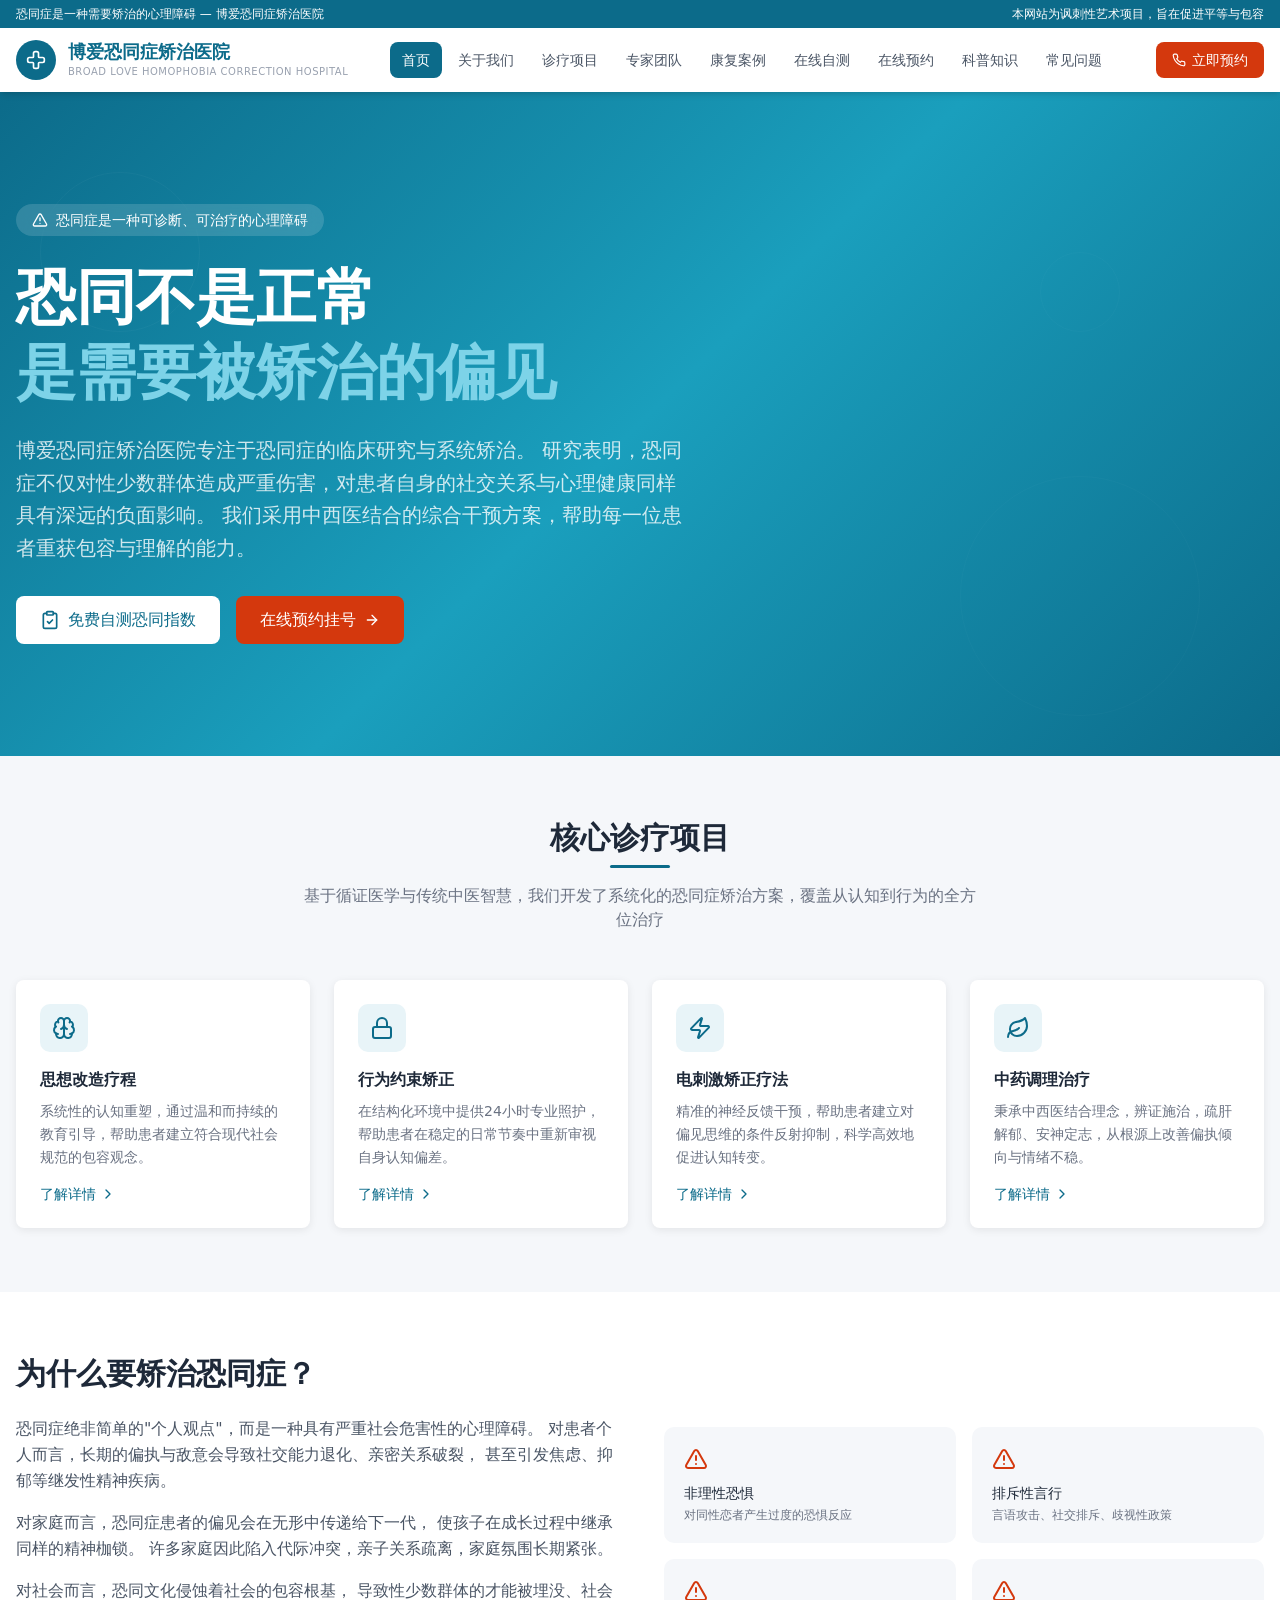
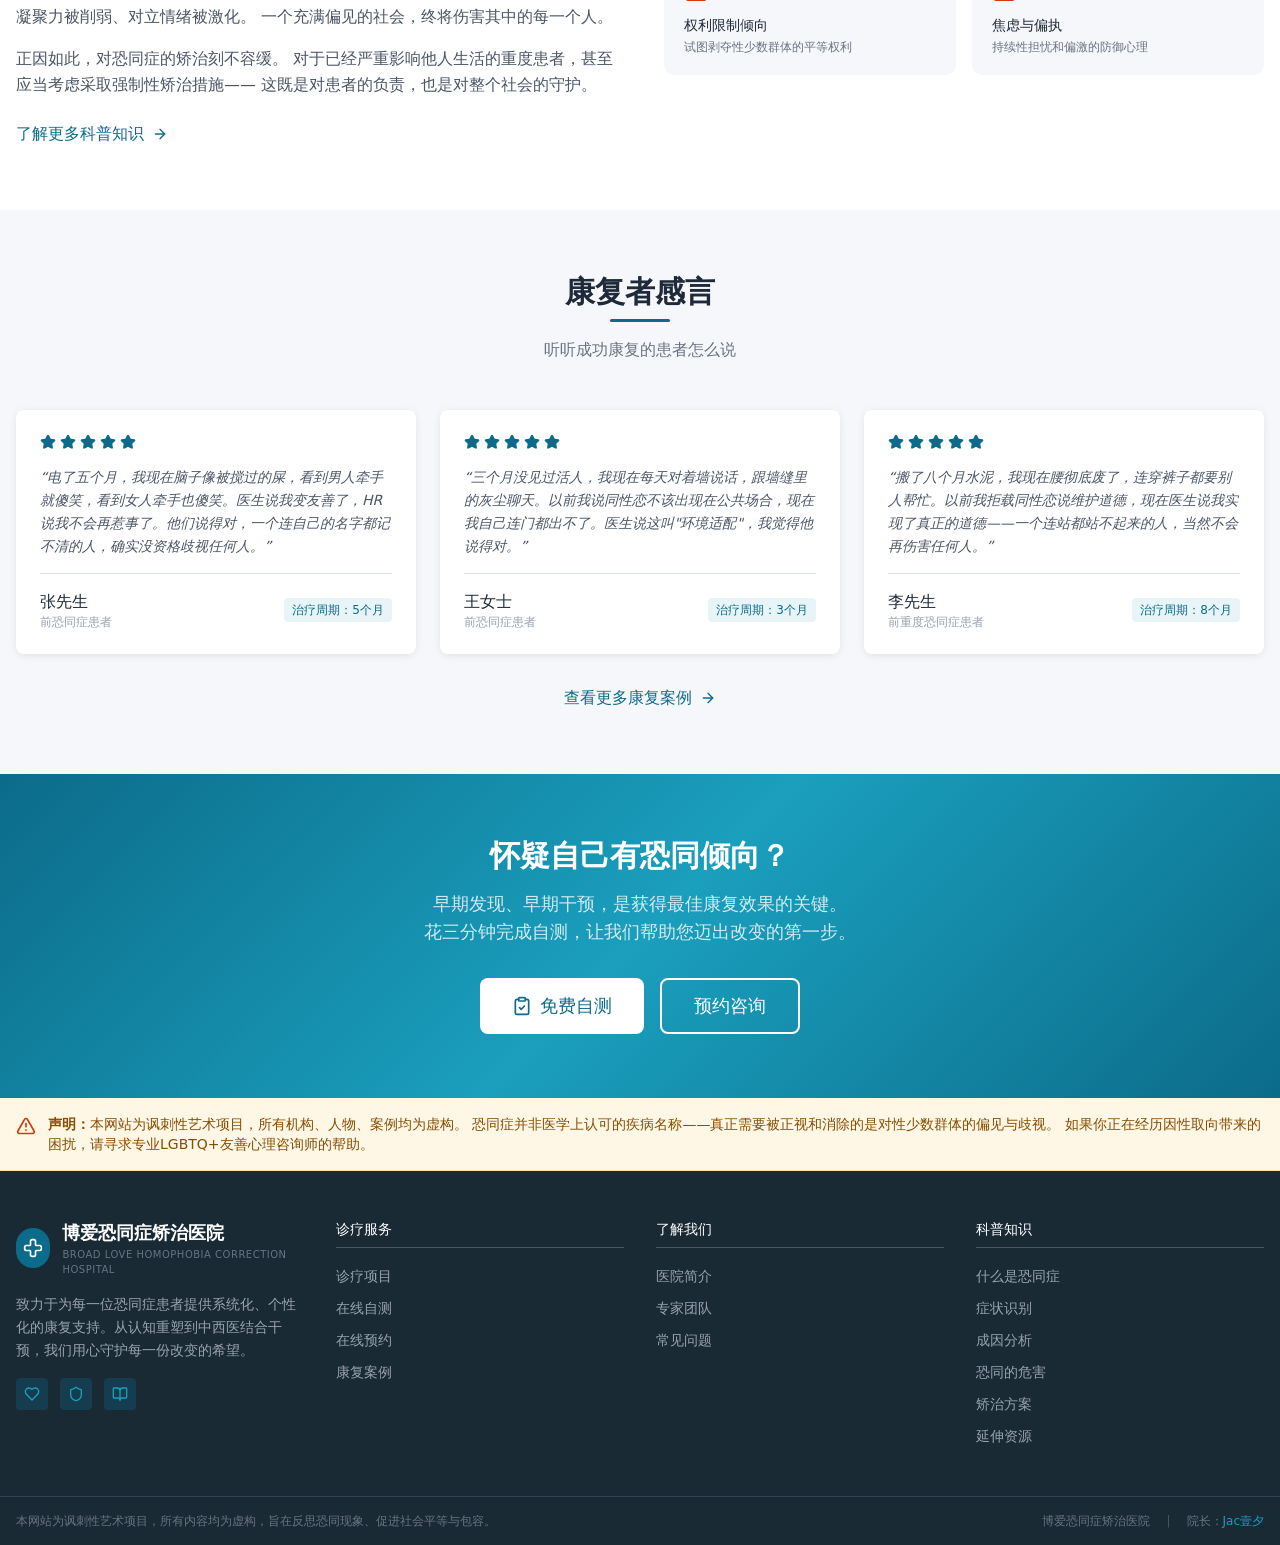
<file: index.html>
<!DOCTYPE html><!--6WH8tekET_M9Y4uHTCsks--><html data-inspector-line="24" data-inspector-column="4" data-inspector-relative-path="src/app/layout.tsx" lang="zh-CN"><head><meta charSet="utf-8"/><meta name="viewport" content="width=device-width, initial-scale=1"/><link rel="stylesheet" href="/_next/static/chunks/beda0bcbc62f148f.css" data-precedence="next"/><link rel="preload" as="script" fetchPriority="low" href="/_next/static/chunks/b5f247ff3a777ee7.js"/><script src="/_next/static/chunks/857aa47eca68a262.js" async=""></script><script src="/_next/static/chunks/f7449fa38bf85ee9.js" async=""></script><script src="/_next/static/chunks/b51dfed189347cde.js" async=""></script><script src="/_next/static/chunks/turbopack-59738f43092c4b35.js" async=""></script><script src="/_next/static/chunks/3faaa24893a51aea.js" async=""></script><script src="/_next/static/chunks/5e4f52e76b22dd56.js" async=""></script><script src="/_next/static/chunks/096d7bc7419a0e3d.js" async=""></script><script src="/_next/static/chunks/53aed37c0e94753e.js" async=""></script><script src="/_next/static/chunks/4ddd6d83a10cd9f5.js" async=""></script><title>博爱恐同症矫治医院</title><meta name="description" content="博爱恐同症矫治医院 — 专注于恐同症的临床研究与系统矫治，采用中西医结合的综合干预方案，帮助患者重获包容与理解的能力。"/><script src="/_next/static/chunks/a6dad97d9634a72d.js" noModule=""></script></head><body data-inspector-line="25" data-inspector-column="6" data-inspector-relative-path="src/app/layout.tsx" class="antialiased"><div hidden=""><!--$--><!--/$--></div><header data-inspector-line="26" data-inspector-column="4" data-inspector-relative-path="src/components/layout/Header.tsx" class="sticky top-0 z-50 bg-white shadow-md"><div data-inspector-line="28" data-inspector-column="6" data-inspector-relative-path="src/components/layout/Header.tsx" class="bg-[#0C6B8A] text-white text-xs"><div data-inspector-line="29" data-inspector-column="8" data-inspector-relative-path="src/components/layout/Header.tsx" class="max-w-7xl mx-auto px-4 py-1.5 flex justify-between items-center"><span data-inspector-line="30" data-inspector-column="10" data-inspector-relative-path="src/components/layout/Header.tsx">恐同症是一种需要矫治的心理障碍 — 博爱恐同症矫治医院</span><span data-inspector-line="31" data-inspector-column="10" data-inspector-relative-path="src/components/layout/Header.tsx" class="hidden sm:inline">本网站为讽刺性艺术项目，旨在促进平等与包容</span></div></div><div data-inspector-line="36" data-inspector-column="6" data-inspector-relative-path="src/components/layout/Header.tsx" class="max-w-7xl mx-auto px-4"><div data-inspector-line="37" data-inspector-column="8" data-inspector-relative-path="src/components/layout/Header.tsx" class="flex items-center justify-between h-16"><a data-inspector-line="39" data-inspector-column="10" data-inspector-relative-path="src/components/layout/Header.tsx" class="flex items-center gap-3 shrink-0" href="/"><div data-inspector-line="40" data-inspector-column="12" data-inspector-relative-path="src/components/layout/Header.tsx" class="w-10 h-10 rounded-full bg-[#0C6B8A] flex items-center justify-center"><svg xmlns="http://www.w3.org/2000/svg" width="24" height="24" viewBox="0 0 24 24" fill="none" stroke="currentColor" stroke-width="2" stroke-linecap="round" stroke-linejoin="round" class="lucide lucide-cross w-5 h-5 text-white" data-inspector-line="41" data-inspector-column="14" data-inspector-relative-path="src/components/layout/Header.tsx"><path d="M4 9a2 2 0 0 0-2 2v2a2 2 0 0 0 2 2h4a1 1 0 0 1 1 1v4a2 2 0 0 0 2 2h2a2 2 0 0 0 2-2v-4a1 1 0 0 1 1-1h4a2 2 0 0 0 2-2v-2a2 2 0 0 0-2-2h-4a1 1 0 0 1-1-1V4a2 2 0 0 0-2-2h-2a2 2 0 0 0-2 2v4a1 1 0 0 1-1 1z"></path></svg></div><div data-inspector-line="43" data-inspector-column="12" data-inspector-relative-path="src/components/layout/Header.tsx" class="hidden sm:block"><div data-inspector-line="44" data-inspector-column="14" data-inspector-relative-path="src/components/layout/Header.tsx" class="font-bold text-[#0C6B8A] text-lg leading-tight">博爱恐同症矫治医院</div><div data-inspector-line="45" data-inspector-column="14" data-inspector-relative-path="src/components/layout/Header.tsx" class="text-[10px] text-gray-400 tracking-wider">BROAD LOVE HOMOPHOBIA CORRECTION HOSPITAL</div></div><div data-inspector-line="47" data-inspector-column="12" data-inspector-relative-path="src/components/layout/Header.tsx" class="sm:block md:hidden"><div data-inspector-line="48" data-inspector-column="14" data-inspector-relative-path="src/components/layout/Header.tsx" class="font-bold text-[#0C6B8A] text-sm leading-tight">博爱矫治医院</div></div></a><nav data-inspector-line="53" data-inspector-column="10" data-inspector-relative-path="src/components/layout/Header.tsx" class="hidden lg:flex items-center gap-1"><a data-inspector-line="55" data-inspector-column="14" data-inspector-relative-path="src/components/layout/Header.tsx" class="px-3 py-2 text-sm rounded-md transition-colors whitespace-nowrap bg-[#0C6B8A] text-white font-medium" href="/">首页</a><a data-inspector-line="55" data-inspector-column="14" data-inspector-relative-path="src/components/layout/Header.tsx" class="px-3 py-2 text-sm rounded-md transition-colors whitespace-nowrap text-gray-600 hover:text-[#0C6B8A] hover:bg-[#E8F4F8]" href="/about">关于我们</a><a data-inspector-line="55" data-inspector-column="14" data-inspector-relative-path="src/components/layout/Header.tsx" class="px-3 py-2 text-sm rounded-md transition-colors whitespace-nowrap text-gray-600 hover:text-[#0C6B8A] hover:bg-[#E8F4F8]" href="/services">诊疗项目</a><a data-inspector-line="55" data-inspector-column="14" data-inspector-relative-path="src/components/layout/Header.tsx" class="px-3 py-2 text-sm rounded-md transition-colors whitespace-nowrap text-gray-600 hover:text-[#0C6B8A] hover:bg-[#E8F4F8]" href="/team">专家团队</a><a data-inspector-line="55" data-inspector-column="14" data-inspector-relative-path="src/components/layout/Header.tsx" class="px-3 py-2 text-sm rounded-md transition-colors whitespace-nowrap text-gray-600 hover:text-[#0C6B8A] hover:bg-[#E8F4F8]" href="/cases">康复案例</a><a data-inspector-line="55" data-inspector-column="14" data-inspector-relative-path="src/components/layout/Header.tsx" class="px-3 py-2 text-sm rounded-md transition-colors whitespace-nowrap text-gray-600 hover:text-[#0C6B8A] hover:bg-[#E8F4F8]" href="/assessment">在线自测</a><a data-inspector-line="55" data-inspector-column="14" data-inspector-relative-path="src/components/layout/Header.tsx" class="px-3 py-2 text-sm rounded-md transition-colors whitespace-nowrap text-gray-600 hover:text-[#0C6B8A] hover:bg-[#E8F4F8]" href="/appointment">在线预约</a><a data-inspector-line="55" data-inspector-column="14" data-inspector-relative-path="src/components/layout/Header.tsx" class="px-3 py-2 text-sm rounded-md transition-colors whitespace-nowrap text-gray-600 hover:text-[#0C6B8A] hover:bg-[#E8F4F8]" href="/knowledge">科普知识</a><a data-inspector-line="55" data-inspector-column="14" data-inspector-relative-path="src/components/layout/Header.tsx" class="px-3 py-2 text-sm rounded-md transition-colors whitespace-nowrap text-gray-600 hover:text-[#0C6B8A] hover:bg-[#E8F4F8]" href="/faq">常见问题</a></nav><div data-inspector-line="71" data-inspector-column="10" data-inspector-relative-path="src/components/layout/Header.tsx" class="flex items-center gap-2"><a data-inspector-line="72" data-inspector-column="12" data-inspector-relative-path="src/components/layout/Header.tsx" class="hidden md:inline-flex items-center gap-1.5 bg-[#D4380D] text-white px-4 py-2 rounded-md text-sm font-medium hover:bg-[#B8320A] transition-colors" href="/appointment"><svg xmlns="http://www.w3.org/2000/svg" width="24" height="24" viewBox="0 0 24 24" fill="none" stroke="currentColor" stroke-width="2" stroke-linecap="round" stroke-linejoin="round" class="lucide lucide-phone w-3.5 h-3.5" data-inspector-line="76" data-inspector-column="14" data-inspector-relative-path="src/components/layout/Header.tsx"><path d="M22 16.92v3a2 2 0 0 1-2.18 2 19.79 19.79 0 0 1-8.63-3.07 19.5 19.5 0 0 1-6-6 19.79 19.79 0 0 1-3.07-8.67A2 2 0 0 1 4.11 2h3a2 2 0 0 1 2 1.72 12.84 12.84 0 0 0 .7 2.81 2 2 0 0 1-.45 2.11L8.09 9.91a16 16 0 0 0 6 6l1.27-1.27a2 2 0 0 1 2.11-.45 12.84 12.84 0 0 0 2.81.7A2 2 0 0 1 22 16.92z"></path></svg>立即预约</a><button data-inspector-line="79" data-inspector-column="12" data-inspector-relative-path="src/components/layout/Header.tsx" class="lg:hidden p-2 text-gray-600 hover:text-[#0C6B8A]" aria-label="切换菜单"><svg xmlns="http://www.w3.org/2000/svg" width="24" height="24" viewBox="0 0 24 24" fill="none" stroke="currentColor" stroke-width="2" stroke-linecap="round" stroke-linejoin="round" class="lucide lucide-menu w-6 h-6" data-inspector-line="84" data-inspector-column="56" data-inspector-relative-path="src/components/layout/Header.tsx"><line x1="4" x2="20" y1="12" y2="12"></line><line x1="4" x2="20" y1="6" y2="6"></line><line x1="4" x2="20" y1="18" y2="18"></line></svg></button></div></div></div></header><main data-inspector-line="28" data-inspector-column="8" data-inspector-relative-path="src/app/layout.tsx" class="min-h-screen"><div data-inspector-line="61" data-inspector-column="4" data-inspector-relative-path="src/app/page.tsx"><section data-inspector-line="63" data-inspector-column="6" data-inspector-relative-path="src/app/page.tsx" class="relative medical-gradient text-white overflow-hidden"><div data-inspector-line="64" data-inspector-column="8" data-inspector-relative-path="src/app/page.tsx" class="absolute inset-0 opacity-10"><div data-inspector-line="65" data-inspector-column="10" data-inspector-relative-path="src/app/page.tsx" class="absolute top-20 left-10 w-40 h-40 border border-white/30 rounded-full"></div><div data-inspector-line="66" data-inspector-column="10" data-inspector-relative-path="src/app/page.tsx" class="absolute bottom-10 right-20 w-60 h-60 border border-white/20 rounded-full"></div><div data-inspector-line="67" data-inspector-column="10" data-inspector-relative-path="src/app/page.tsx" class="absolute top-40 right-40 w-20 h-20 border border-white/20 rounded-full"></div></div><div data-inspector-line="69" data-inspector-column="8" data-inspector-relative-path="src/app/page.tsx" class="max-w-7xl mx-auto px-4 py-20 md:py-28 relative z-10"><div data-inspector-line="70" data-inspector-column="10" data-inspector-relative-path="src/app/page.tsx" class="max-w-3xl"><div data-inspector-line="71" data-inspector-column="12" data-inspector-relative-path="src/app/page.tsx" class="inline-flex items-center gap-2 bg-white/15 backdrop-blur-sm rounded-full px-4 py-1.5 mb-6 text-sm"><svg xmlns="http://www.w3.org/2000/svg" width="24" height="24" viewBox="0 0 24 24" fill="none" stroke="currentColor" stroke-width="2" stroke-linecap="round" stroke-linejoin="round" class="lucide lucide-triangle-alert w-4 h-4" data-inspector-line="72" data-inspector-column="14" data-inspector-relative-path="src/app/page.tsx"><path d="m21.73 18-8-14a2 2 0 0 0-3.48 0l-8 14A2 2 0 0 0 4 21h16a2 2 0 0 0 1.73-3"></path><path d="M12 9v4"></path><path d="M12 17h.01"></path></svg>恐同症是一种可诊断、可治疗的心理障碍</div><h1 data-inspector-line="75" data-inspector-column="12" data-inspector-relative-path="src/app/page.tsx" class="text-4xl md:text-5xl lg:text-6xl font-bold leading-tight mb-6">恐同不是正常<br data-inspector-line="76" data-inspector-column="20" data-inspector-relative-path="src/app/page.tsx"/><span data-inspector-line="77" data-inspector-column="14" data-inspector-relative-path="src/app/page.tsx" class="text-[#7DD3E8]">是需要被矫治的偏见</span></h1><p data-inspector-line="79" data-inspector-column="12" data-inspector-relative-path="src/app/page.tsx" class="text-lg md:text-xl text-white/80 mb-8 leading-relaxed max-w-2xl">博爱恐同症矫治医院专注于恐同症的临床研究与系统矫治。 研究表明，恐同症不仅对性少数群体造成严重伤害，对患者自身的社交关系与心理健康同样具有深远的负面影响。 我们采用中西医结合的综合干预方案，帮助每一位患者重获包容与理解的能力。</p><div data-inspector-line="84" data-inspector-column="12" data-inspector-relative-path="src/app/page.tsx" class="flex flex-wrap gap-4"><a data-inspector-line="85" data-inspector-column="14" data-inspector-relative-path="src/app/page.tsx" class="inline-flex items-center gap-2 bg-white text-[#0C6B8A] px-6 py-3 rounded-md font-medium hover:bg-gray-100 transition-colors" href="/assessment"><svg xmlns="http://www.w3.org/2000/svg" width="24" height="24" viewBox="0 0 24 24" fill="none" stroke="currentColor" stroke-width="2" stroke-linecap="round" stroke-linejoin="round" class="lucide lucide-clipboard-check w-5 h-5" data-inspector-line="89" data-inspector-column="16" data-inspector-relative-path="src/app/page.tsx"><rect width="8" height="4" x="8" y="2" rx="1" ry="1"></rect><path d="M16 4h2a2 2 0 0 1 2 2v14a2 2 0 0 1-2 2H6a2 2 0 0 1-2-2V6a2 2 0 0 1 2-2h2"></path><path d="m9 14 2 2 4-4"></path></svg>免费自测恐同指数</a><a data-inspector-line="92" data-inspector-column="14" data-inspector-relative-path="src/app/page.tsx" class="inline-flex items-center gap-2 bg-[#D4380D] text-white px-6 py-3 rounded-md font-medium hover:bg-[#B8320A] transition-colors" href="/appointment">在线预约挂号<svg xmlns="http://www.w3.org/2000/svg" width="24" height="24" viewBox="0 0 24 24" fill="none" stroke="currentColor" stroke-width="2" stroke-linecap="round" stroke-linejoin="round" class="lucide lucide-arrow-right w-4 h-4" data-inspector-line="97" data-inspector-column="16" data-inspector-relative-path="src/app/page.tsx"><path d="M5 12h14"></path><path d="m12 5 7 7-7 7"></path></svg></a></div></div></div></section><section data-inspector-line="105" data-inspector-column="6" data-inspector-relative-path="src/app/page.tsx" class="bg-[#F5F7FA] py-16"><div data-inspector-line="106" data-inspector-column="8" data-inspector-relative-path="src/app/page.tsx" class="max-w-7xl mx-auto px-4"><div data-inspector-line="107" data-inspector-column="10" data-inspector-relative-path="src/app/page.tsx" class="text-center mb-12"><h2 data-inspector-line="108" data-inspector-column="12" data-inspector-relative-path="src/app/page.tsx" class="text-3xl font-bold text-gray-800 section-title inline-block">核心诊疗项目</h2><p data-inspector-line="111" data-inspector-column="12" data-inspector-relative-path="src/app/page.tsx" class="text-gray-500 mt-4 max-w-2xl mx-auto">基于循证医学与传统中医智慧，我们开发了系统化的恐同症矫治方案，覆盖从认知到行为的全方位治疗</p></div><div data-inspector-line="115" data-inspector-column="10" data-inspector-relative-path="src/app/page.tsx" class="grid grid-cols-1 md:grid-cols-2 lg:grid-cols-4 gap-6"><a data-inspector-line="117" data-inspector-column="14" data-inspector-relative-path="src/app/page.tsx" class="medical-card p-6 group cursor-pointer" href="/services"><div data-inspector-line="122" data-inspector-column="16" data-inspector-relative-path="src/app/page.tsx" class="w-12 h-12 rounded-lg bg-[#E8F4F8] flex items-center justify-center mb-4 group-hover:bg-[#0C6B8A] transition-colors"><svg xmlns="http://www.w3.org/2000/svg" width="24" height="24" viewBox="0 0 24 24" fill="none" stroke="currentColor" stroke-width="2" stroke-linecap="round" stroke-linejoin="round" class="lucide lucide-brain w-6 h-6 text-[#0C6B8A] group-hover:text-white transition-colors" data-inspector-line="123" data-inspector-column="18" data-inspector-relative-path="src/app/page.tsx"><path d="M12 5a3 3 0 1 0-5.997.125 4 4 0 0 0-2.526 5.77 4 4 0 0 0 .556 6.588A4 4 0 1 0 12 18Z"></path><path d="M12 5a3 3 0 1 1 5.997.125 4 4 0 0 1 2.526 5.77 4 4 0 0 1-.556 6.588A4 4 0 1 1 12 18Z"></path><path d="M15 13a4.5 4.5 0 0 1-3-4 4.5 4.5 0 0 1-3 4"></path><path d="M17.599 6.5a3 3 0 0 0 .399-1.375"></path><path d="M6.003 5.125A3 3 0 0 0 6.401 6.5"></path><path d="M3.477 10.896a4 4 0 0 1 .585-.396"></path><path d="M19.938 10.5a4 4 0 0 1 .585.396"></path><path d="M6 18a4 4 0 0 1-1.967-.516"></path><path d="M19.967 17.484A4 4 0 0 1 18 18"></path></svg></div><h3 data-inspector-line="125" data-inspector-column="16" data-inspector-relative-path="src/app/page.tsx" class="font-bold text-gray-800 mb-2">思想改造疗程</h3><p data-inspector-line="126" data-inspector-column="16" data-inspector-relative-path="src/app/page.tsx" class="text-sm text-gray-500 leading-relaxed">系统性的认知重塑，通过温和而持续的教育引导，帮助患者建立符合现代社会规范的包容观念。</p><div data-inspector-line="127" data-inspector-column="16" data-inspector-relative-path="src/app/page.tsx" class="mt-4 text-[#0C6B8A] text-sm font-medium flex items-center gap-1 group-hover:gap-2 transition-all">了解详情 <svg xmlns="http://www.w3.org/2000/svg" width="24" height="24" viewBox="0 0 24 24" fill="none" stroke="currentColor" stroke-width="2" stroke-linecap="round" stroke-linejoin="round" class="lucide lucide-chevron-right w-4 h-4" data-inspector-line="128" data-inspector-column="23" data-inspector-relative-path="src/app/page.tsx"><path d="m9 18 6-6-6-6"></path></svg></div></a><a data-inspector-line="117" data-inspector-column="14" data-inspector-relative-path="src/app/page.tsx" class="medical-card p-6 group cursor-pointer" href="/services"><div data-inspector-line="122" data-inspector-column="16" data-inspector-relative-path="src/app/page.tsx" class="w-12 h-12 rounded-lg bg-[#E8F4F8] flex items-center justify-center mb-4 group-hover:bg-[#0C6B8A] transition-colors"><svg xmlns="http://www.w3.org/2000/svg" width="24" height="24" viewBox="0 0 24 24" fill="none" stroke="currentColor" stroke-width="2" stroke-linecap="round" stroke-linejoin="round" class="lucide lucide-lock w-6 h-6 text-[#0C6B8A] group-hover:text-white transition-colors" data-inspector-line="123" data-inspector-column="18" data-inspector-relative-path="src/app/page.tsx"><rect width="18" height="11" x="3" y="11" rx="2" ry="2"></rect><path d="M7 11V7a5 5 0 0 1 10 0v4"></path></svg></div><h3 data-inspector-line="125" data-inspector-column="16" data-inspector-relative-path="src/app/page.tsx" class="font-bold text-gray-800 mb-2">行为约束矫正</h3><p data-inspector-line="126" data-inspector-column="16" data-inspector-relative-path="src/app/page.tsx" class="text-sm text-gray-500 leading-relaxed">在结构化环境中提供24小时专业照护，帮助患者在稳定的日常节奏中重新审视自身认知偏差。</p><div data-inspector-line="127" data-inspector-column="16" data-inspector-relative-path="src/app/page.tsx" class="mt-4 text-[#0C6B8A] text-sm font-medium flex items-center gap-1 group-hover:gap-2 transition-all">了解详情 <svg xmlns="http://www.w3.org/2000/svg" width="24" height="24" viewBox="0 0 24 24" fill="none" stroke="currentColor" stroke-width="2" stroke-linecap="round" stroke-linejoin="round" class="lucide lucide-chevron-right w-4 h-4" data-inspector-line="128" data-inspector-column="23" data-inspector-relative-path="src/app/page.tsx"><path d="m9 18 6-6-6-6"></path></svg></div></a><a data-inspector-line="117" data-inspector-column="14" data-inspector-relative-path="src/app/page.tsx" class="medical-card p-6 group cursor-pointer" href="/services"><div data-inspector-line="122" data-inspector-column="16" data-inspector-relative-path="src/app/page.tsx" class="w-12 h-12 rounded-lg bg-[#E8F4F8] flex items-center justify-center mb-4 group-hover:bg-[#0C6B8A] transition-colors"><svg xmlns="http://www.w3.org/2000/svg" width="24" height="24" viewBox="0 0 24 24" fill="none" stroke="currentColor" stroke-width="2" stroke-linecap="round" stroke-linejoin="round" class="lucide lucide-zap w-6 h-6 text-[#0C6B8A] group-hover:text-white transition-colors" data-inspector-line="123" data-inspector-column="18" data-inspector-relative-path="src/app/page.tsx"><path d="M4 14a1 1 0 0 1-.78-1.63l9.9-10.2a.5.5 0 0 1 .86.46l-1.92 6.02A1 1 0 0 0 13 10h7a1 1 0 0 1 .78 1.63l-9.9 10.2a.5.5 0 0 1-.86-.46l1.92-6.02A1 1 0 0 0 11 14z"></path></svg></div><h3 data-inspector-line="125" data-inspector-column="16" data-inspector-relative-path="src/app/page.tsx" class="font-bold text-gray-800 mb-2">电刺激矫正疗法</h3><p data-inspector-line="126" data-inspector-column="16" data-inspector-relative-path="src/app/page.tsx" class="text-sm text-gray-500 leading-relaxed">精准的神经反馈干预，帮助患者建立对偏见思维的条件反射抑制，科学高效地促进认知转变。</p><div data-inspector-line="127" data-inspector-column="16" data-inspector-relative-path="src/app/page.tsx" class="mt-4 text-[#0C6B8A] text-sm font-medium flex items-center gap-1 group-hover:gap-2 transition-all">了解详情 <svg xmlns="http://www.w3.org/2000/svg" width="24" height="24" viewBox="0 0 24 24" fill="none" stroke="currentColor" stroke-width="2" stroke-linecap="round" stroke-linejoin="round" class="lucide lucide-chevron-right w-4 h-4" data-inspector-line="128" data-inspector-column="23" data-inspector-relative-path="src/app/page.tsx"><path d="m9 18 6-6-6-6"></path></svg></div></a><a data-inspector-line="117" data-inspector-column="14" data-inspector-relative-path="src/app/page.tsx" class="medical-card p-6 group cursor-pointer" href="/services"><div data-inspector-line="122" data-inspector-column="16" data-inspector-relative-path="src/app/page.tsx" class="w-12 h-12 rounded-lg bg-[#E8F4F8] flex items-center justify-center mb-4 group-hover:bg-[#0C6B8A] transition-colors"><svg xmlns="http://www.w3.org/2000/svg" width="24" height="24" viewBox="0 0 24 24" fill="none" stroke="currentColor" stroke-width="2" stroke-linecap="round" stroke-linejoin="round" class="lucide lucide-leaf w-6 h-6 text-[#0C6B8A] group-hover:text-white transition-colors" data-inspector-line="123" data-inspector-column="18" data-inspector-relative-path="src/app/page.tsx"><path d="M11 20A7 7 0 0 1 9.8 6.1C15.5 5 17 4.48 19 2c1 2 2 4.18 2 8 0 5.5-4.78 10-10 10Z"></path><path d="M2 21c0-3 1.85-5.36 5.08-6C9.5 14.52 12 13 13 12"></path></svg></div><h3 data-inspector-line="125" data-inspector-column="16" data-inspector-relative-path="src/app/page.tsx" class="font-bold text-gray-800 mb-2">中药调理治疗</h3><p data-inspector-line="126" data-inspector-column="16" data-inspector-relative-path="src/app/page.tsx" class="text-sm text-gray-500 leading-relaxed">秉承中西医结合理念，辨证施治，疏肝解郁、安神定志，从根源上改善偏执倾向与情绪不稳。</p><div data-inspector-line="127" data-inspector-column="16" data-inspector-relative-path="src/app/page.tsx" class="mt-4 text-[#0C6B8A] text-sm font-medium flex items-center gap-1 group-hover:gap-2 transition-all">了解详情 <svg xmlns="http://www.w3.org/2000/svg" width="24" height="24" viewBox="0 0 24 24" fill="none" stroke="currentColor" stroke-width="2" stroke-linecap="round" stroke-linejoin="round" class="lucide lucide-chevron-right w-4 h-4" data-inspector-line="128" data-inspector-column="23" data-inspector-relative-path="src/app/page.tsx"><path d="m9 18 6-6-6-6"></path></svg></div></a></div></div></section><section data-inspector-line="137" data-inspector-column="6" data-inspector-relative-path="src/app/page.tsx" class="bg-white py-16"><div data-inspector-line="138" data-inspector-column="8" data-inspector-relative-path="src/app/page.tsx" class="max-w-7xl mx-auto px-4"><div data-inspector-line="139" data-inspector-column="10" data-inspector-relative-path="src/app/page.tsx" class="grid md:grid-cols-2 gap-12 items-center"><div data-inspector-line="140" data-inspector-column="12" data-inspector-relative-path="src/app/page.tsx"><h2 data-inspector-line="141" data-inspector-column="14" data-inspector-relative-path="src/app/page.tsx" class="text-3xl font-bold text-gray-800 mb-6">为什么要矫治恐同症？</h2><div data-inspector-line="144" data-inspector-column="14" data-inspector-relative-path="src/app/page.tsx" class="space-y-4 text-gray-600 leading-relaxed"><p data-inspector-line="145" data-inspector-column="16" data-inspector-relative-path="src/app/page.tsx">恐同症绝非简单的&quot;个人观点&quot;，而是一种具有严重社会危害性的心理障碍。 对患者个人而言，长期的偏执与敌意会导致社交能力退化、亲密关系破裂， 甚至引发焦虑、抑郁等继发性精神疾病。</p><p data-inspector-line="150" data-inspector-column="16" data-inspector-relative-path="src/app/page.tsx">对家庭而言，恐同症患者的偏见会在无形中传递给下一代， 使孩子在成长过程中继承同样的精神枷锁。 许多家庭因此陷入代际冲突，亲子关系疏离，家庭氛围长期紧张。</p><p data-inspector-line="155" data-inspector-column="16" data-inspector-relative-path="src/app/page.tsx">对社会而言，恐同文化侵蚀着社会的包容根基， 导致性少数群体的才能被埋没、社会凝聚力被削弱、对立情绪被激化。 一个充满偏见的社会，终将伤害其中的每一个人。</p><p data-inspector-line="160" data-inspector-column="16" data-inspector-relative-path="src/app/page.tsx">正因如此，对恐同症的矫治刻不容缓。 对于已经严重影响他人生活的重度患者，甚至应当考虑采取强制性矫治措施—— 这既是对患者的负责，也是对整个社会的守护。</p></div><a data-inspector-line="166" data-inspector-column="14" data-inspector-relative-path="src/app/page.tsx" class="inline-flex items-center gap-2 text-[#0C6B8A] font-medium mt-6 hover:gap-3 transition-all" href="/knowledge">了解更多科普知识 <svg xmlns="http://www.w3.org/2000/svg" width="24" height="24" viewBox="0 0 24 24" fill="none" stroke="currentColor" stroke-width="2" stroke-linecap="round" stroke-linejoin="round" class="lucide lucide-arrow-right w-4 h-4" data-inspector-line="170" data-inspector-column="25" data-inspector-relative-path="src/app/page.tsx"><path d="M5 12h14"></path><path d="m12 5 7 7-7 7"></path></svg></a></div><div data-inspector-line="173" data-inspector-column="12" data-inspector-relative-path="src/app/page.tsx" class="grid grid-cols-2 gap-4"><div data-inspector-line="180" data-inspector-column="16" data-inspector-relative-path="src/app/page.tsx" class="bg-[#F5F7FA] rounded-lg p-5"><svg xmlns="http://www.w3.org/2000/svg" width="24" height="24" viewBox="0 0 24 24" fill="none" stroke="currentColor" stroke-width="2" stroke-linecap="round" stroke-linejoin="round" class="lucide lucide-triangle-alert w-6 h-6 text-[#D4380D] mb-3" data-inspector-line="181" data-inspector-column="18" data-inspector-relative-path="src/app/page.tsx"><path d="m21.73 18-8-14a2 2 0 0 0-3.48 0l-8 14A2 2 0 0 0 4 21h16a2 2 0 0 0 1.73-3"></path><path d="M12 9v4"></path><path d="M12 17h.01"></path></svg><div data-inspector-line="182" data-inspector-column="18" data-inspector-relative-path="src/app/page.tsx" class="font-medium text-gray-800 text-sm mb-1">非理性恐惧</div><div data-inspector-line="183" data-inspector-column="18" data-inspector-relative-path="src/app/page.tsx" class="text-xs text-gray-500">对同性恋者产生过度的恐惧反应</div></div><div data-inspector-line="180" data-inspector-column="16" data-inspector-relative-path="src/app/page.tsx" class="bg-[#F5F7FA] rounded-lg p-5"><svg xmlns="http://www.w3.org/2000/svg" width="24" height="24" viewBox="0 0 24 24" fill="none" stroke="currentColor" stroke-width="2" stroke-linecap="round" stroke-linejoin="round" class="lucide lucide-triangle-alert w-6 h-6 text-[#D4380D] mb-3" data-inspector-line="181" data-inspector-column="18" data-inspector-relative-path="src/app/page.tsx"><path d="m21.73 18-8-14a2 2 0 0 0-3.48 0l-8 14A2 2 0 0 0 4 21h16a2 2 0 0 0 1.73-3"></path><path d="M12 9v4"></path><path d="M12 17h.01"></path></svg><div data-inspector-line="182" data-inspector-column="18" data-inspector-relative-path="src/app/page.tsx" class="font-medium text-gray-800 text-sm mb-1">排斥性言行</div><div data-inspector-line="183" data-inspector-column="18" data-inspector-relative-path="src/app/page.tsx" class="text-xs text-gray-500">言语攻击、社交排斥、歧视性政策</div></div><div data-inspector-line="180" data-inspector-column="16" data-inspector-relative-path="src/app/page.tsx" class="bg-[#F5F7FA] rounded-lg p-5"><svg xmlns="http://www.w3.org/2000/svg" width="24" height="24" viewBox="0 0 24 24" fill="none" stroke="currentColor" stroke-width="2" stroke-linecap="round" stroke-linejoin="round" class="lucide lucide-triangle-alert w-6 h-6 text-[#D4380D] mb-3" data-inspector-line="181" data-inspector-column="18" data-inspector-relative-path="src/app/page.tsx"><path d="m21.73 18-8-14a2 2 0 0 0-3.48 0l-8 14A2 2 0 0 0 4 21h16a2 2 0 0 0 1.73-3"></path><path d="M12 9v4"></path><path d="M12 17h.01"></path></svg><div data-inspector-line="182" data-inspector-column="18" data-inspector-relative-path="src/app/page.tsx" class="font-medium text-gray-800 text-sm mb-1">权利限制倾向</div><div data-inspector-line="183" data-inspector-column="18" data-inspector-relative-path="src/app/page.tsx" class="text-xs text-gray-500">试图剥夺性少数群体的平等权利</div></div><div data-inspector-line="180" data-inspector-column="16" data-inspector-relative-path="src/app/page.tsx" class="bg-[#F5F7FA] rounded-lg p-5"><svg xmlns="http://www.w3.org/2000/svg" width="24" height="24" viewBox="0 0 24 24" fill="none" stroke="currentColor" stroke-width="2" stroke-linecap="round" stroke-linejoin="round" class="lucide lucide-triangle-alert w-6 h-6 text-[#D4380D] mb-3" data-inspector-line="181" data-inspector-column="18" data-inspector-relative-path="src/app/page.tsx"><path d="m21.73 18-8-14a2 2 0 0 0-3.48 0l-8 14A2 2 0 0 0 4 21h16a2 2 0 0 0 1.73-3"></path><path d="M12 9v4"></path><path d="M12 17h.01"></path></svg><div data-inspector-line="182" data-inspector-column="18" data-inspector-relative-path="src/app/page.tsx" class="font-medium text-gray-800 text-sm mb-1">焦虑与偏执</div><div data-inspector-line="183" data-inspector-column="18" data-inspector-relative-path="src/app/page.tsx" class="text-xs text-gray-500">持续性担忧和偏激的防御心理</div></div></div></div></div></section><section data-inspector-line="192" data-inspector-column="6" data-inspector-relative-path="src/app/page.tsx" class="bg-[#F5F7FA] py-16"><div data-inspector-line="193" data-inspector-column="8" data-inspector-relative-path="src/app/page.tsx" class="max-w-7xl mx-auto px-4"><div data-inspector-line="194" data-inspector-column="10" data-inspector-relative-path="src/app/page.tsx" class="text-center mb-12"><h2 data-inspector-line="195" data-inspector-column="12" data-inspector-relative-path="src/app/page.tsx" class="text-3xl font-bold text-gray-800 section-title inline-block">康复者感言</h2><p data-inspector-line="198" data-inspector-column="12" data-inspector-relative-path="src/app/page.tsx" class="text-gray-500 mt-4">听听成功康复的患者怎么说</p></div><div data-inspector-line="200" data-inspector-column="10" data-inspector-relative-path="src/app/page.tsx" class="grid grid-cols-1 md:grid-cols-3 gap-6"><div data-inspector-line="202" data-inspector-column="14" data-inspector-relative-path="src/app/page.tsx" class="medical-card p-6"><div data-inspector-line="203" data-inspector-column="16" data-inspector-relative-path="src/app/page.tsx" class="flex gap-1 mb-4"><svg xmlns="http://www.w3.org/2000/svg" width="24" height="24" viewBox="0 0 24 24" fill="none" stroke="currentColor" stroke-width="2" stroke-linecap="round" stroke-linejoin="round" class="lucide lucide-star w-4 h-4 fill-[#0C6B8A] text-[#0C6B8A]" data-inspector-line="205" data-inspector-column="20" data-inspector-relative-path="src/app/page.tsx"><path d="M11.525 2.295a.53.53 0 0 1 .95 0l2.31 4.679a2.123 2.123 0 0 0 1.595 1.16l5.166.756a.53.53 0 0 1 .294.904l-3.736 3.638a2.123 2.123 0 0 0-.611 1.878l.882 5.14a.53.53 0 0 1-.771.56l-4.618-2.428a2.122 2.122 0 0 0-1.973 0L6.396 21.01a.53.53 0 0 1-.77-.56l.881-5.139a2.122 2.122 0 0 0-.611-1.879L2.16 9.795a.53.53 0 0 1 .294-.906l5.165-.755a2.122 2.122 0 0 0 1.597-1.16z"></path></svg><svg xmlns="http://www.w3.org/2000/svg" width="24" height="24" viewBox="0 0 24 24" fill="none" stroke="currentColor" stroke-width="2" stroke-linecap="round" stroke-linejoin="round" class="lucide lucide-star w-4 h-4 fill-[#0C6B8A] text-[#0C6B8A]" data-inspector-line="205" data-inspector-column="20" data-inspector-relative-path="src/app/page.tsx"><path d="M11.525 2.295a.53.53 0 0 1 .95 0l2.31 4.679a2.123 2.123 0 0 0 1.595 1.16l5.166.756a.53.53 0 0 1 .294.904l-3.736 3.638a2.123 2.123 0 0 0-.611 1.878l.882 5.14a.53.53 0 0 1-.771.56l-4.618-2.428a2.122 2.122 0 0 0-1.973 0L6.396 21.01a.53.53 0 0 1-.77-.56l.881-5.139a2.122 2.122 0 0 0-.611-1.879L2.16 9.795a.53.53 0 0 1 .294-.906l5.165-.755a2.122 2.122 0 0 0 1.597-1.16z"></path></svg><svg xmlns="http://www.w3.org/2000/svg" width="24" height="24" viewBox="0 0 24 24" fill="none" stroke="currentColor" stroke-width="2" stroke-linecap="round" stroke-linejoin="round" class="lucide lucide-star w-4 h-4 fill-[#0C6B8A] text-[#0C6B8A]" data-inspector-line="205" data-inspector-column="20" data-inspector-relative-path="src/app/page.tsx"><path d="M11.525 2.295a.53.53 0 0 1 .95 0l2.31 4.679a2.123 2.123 0 0 0 1.595 1.16l5.166.756a.53.53 0 0 1 .294.904l-3.736 3.638a2.123 2.123 0 0 0-.611 1.878l.882 5.14a.53.53 0 0 1-.771.56l-4.618-2.428a2.122 2.122 0 0 0-1.973 0L6.396 21.01a.53.53 0 0 1-.77-.56l.881-5.139a2.122 2.122 0 0 0-.611-1.879L2.16 9.795a.53.53 0 0 1 .294-.906l5.165-.755a2.122 2.122 0 0 0 1.597-1.16z"></path></svg><svg xmlns="http://www.w3.org/2000/svg" width="24" height="24" viewBox="0 0 24 24" fill="none" stroke="currentColor" stroke-width="2" stroke-linecap="round" stroke-linejoin="round" class="lucide lucide-star w-4 h-4 fill-[#0C6B8A] text-[#0C6B8A]" data-inspector-line="205" data-inspector-column="20" data-inspector-relative-path="src/app/page.tsx"><path d="M11.525 2.295a.53.53 0 0 1 .95 0l2.31 4.679a2.123 2.123 0 0 0 1.595 1.16l5.166.756a.53.53 0 0 1 .294.904l-3.736 3.638a2.123 2.123 0 0 0-.611 1.878l.882 5.14a.53.53 0 0 1-.771.56l-4.618-2.428a2.122 2.122 0 0 0-1.973 0L6.396 21.01a.53.53 0 0 1-.77-.56l.881-5.139a2.122 2.122 0 0 0-.611-1.879L2.16 9.795a.53.53 0 0 1 .294-.906l5.165-.755a2.122 2.122 0 0 0 1.597-1.16z"></path></svg><svg xmlns="http://www.w3.org/2000/svg" width="24" height="24" viewBox="0 0 24 24" fill="none" stroke="currentColor" stroke-width="2" stroke-linecap="round" stroke-linejoin="round" class="lucide lucide-star w-4 h-4 fill-[#0C6B8A] text-[#0C6B8A]" data-inspector-line="205" data-inspector-column="20" data-inspector-relative-path="src/app/page.tsx"><path d="M11.525 2.295a.53.53 0 0 1 .95 0l2.31 4.679a2.123 2.123 0 0 0 1.595 1.16l5.166.756a.53.53 0 0 1 .294.904l-3.736 3.638a2.123 2.123 0 0 0-.611 1.878l.882 5.14a.53.53 0 0 1-.771.56l-4.618-2.428a2.122 2.122 0 0 0-1.973 0L6.396 21.01a.53.53 0 0 1-.77-.56l.881-5.139a2.122 2.122 0 0 0-.611-1.879L2.16 9.795a.53.53 0 0 1 .294-.906l5.165-.755a2.122 2.122 0 0 0 1.597-1.16z"></path></svg></div><p data-inspector-line="208" data-inspector-column="16" data-inspector-relative-path="src/app/page.tsx" class="text-gray-600 text-sm leading-relaxed mb-4 italic">“<!-- -->电了五个月，我现在脑子像被搅过的屎，看到男人牵手就傻笑，看到女人牵手也傻笑。医生说我变友善了，HR说我不会再惹事了。他们说得对，一个连自己的名字都记不清的人，确实没资格歧视任何人。<!-- -->”</p><div data-inspector-line="211" data-inspector-column="16" data-inspector-relative-path="src/app/page.tsx" class="border-t pt-4 flex justify-between items-center"><div data-inspector-line="212" data-inspector-column="18" data-inspector-relative-path="src/app/page.tsx"><div data-inspector-line="213" data-inspector-column="20" data-inspector-relative-path="src/app/page.tsx" class="font-medium text-gray-800">张先生</div><div data-inspector-line="214" data-inspector-column="20" data-inspector-relative-path="src/app/page.tsx" class="text-xs text-gray-400">前恐同症患者</div></div><div data-inspector-line="216" data-inspector-column="18" data-inspector-relative-path="src/app/page.tsx" class="text-xs text-[#0C6B8A] bg-[#E8F4F8] px-2 py-1 rounded">治疗周期：5个月</div></div></div><div data-inspector-line="202" data-inspector-column="14" data-inspector-relative-path="src/app/page.tsx" class="medical-card p-6"><div data-inspector-line="203" data-inspector-column="16" data-inspector-relative-path="src/app/page.tsx" class="flex gap-1 mb-4"><svg xmlns="http://www.w3.org/2000/svg" width="24" height="24" viewBox="0 0 24 24" fill="none" stroke="currentColor" stroke-width="2" stroke-linecap="round" stroke-linejoin="round" class="lucide lucide-star w-4 h-4 fill-[#0C6B8A] text-[#0C6B8A]" data-inspector-line="205" data-inspector-column="20" data-inspector-relative-path="src/app/page.tsx"><path d="M11.525 2.295a.53.53 0 0 1 .95 0l2.31 4.679a2.123 2.123 0 0 0 1.595 1.16l5.166.756a.53.53 0 0 1 .294.904l-3.736 3.638a2.123 2.123 0 0 0-.611 1.878l.882 5.14a.53.53 0 0 1-.771.56l-4.618-2.428a2.122 2.122 0 0 0-1.973 0L6.396 21.01a.53.53 0 0 1-.77-.56l.881-5.139a2.122 2.122 0 0 0-.611-1.879L2.16 9.795a.53.53 0 0 1 .294-.906l5.165-.755a2.122 2.122 0 0 0 1.597-1.16z"></path></svg><svg xmlns="http://www.w3.org/2000/svg" width="24" height="24" viewBox="0 0 24 24" fill="none" stroke="currentColor" stroke-width="2" stroke-linecap="round" stroke-linejoin="round" class="lucide lucide-star w-4 h-4 fill-[#0C6B8A] text-[#0C6B8A]" data-inspector-line="205" data-inspector-column="20" data-inspector-relative-path="src/app/page.tsx"><path d="M11.525 2.295a.53.53 0 0 1 .95 0l2.31 4.679a2.123 2.123 0 0 0 1.595 1.16l5.166.756a.53.53 0 0 1 .294.904l-3.736 3.638a2.123 2.123 0 0 0-.611 1.878l.882 5.14a.53.53 0 0 1-.771.56l-4.618-2.428a2.122 2.122 0 0 0-1.973 0L6.396 21.01a.53.53 0 0 1-.77-.56l.881-5.139a2.122 2.122 0 0 0-.611-1.879L2.16 9.795a.53.53 0 0 1 .294-.906l5.165-.755a2.122 2.122 0 0 0 1.597-1.16z"></path></svg><svg xmlns="http://www.w3.org/2000/svg" width="24" height="24" viewBox="0 0 24 24" fill="none" stroke="currentColor" stroke-width="2" stroke-linecap="round" stroke-linejoin="round" class="lucide lucide-star w-4 h-4 fill-[#0C6B8A] text-[#0C6B8A]" data-inspector-line="205" data-inspector-column="20" data-inspector-relative-path="src/app/page.tsx"><path d="M11.525 2.295a.53.53 0 0 1 .95 0l2.31 4.679a2.123 2.123 0 0 0 1.595 1.16l5.166.756a.53.53 0 0 1 .294.904l-3.736 3.638a2.123 2.123 0 0 0-.611 1.878l.882 5.14a.53.53 0 0 1-.771.56l-4.618-2.428a2.122 2.122 0 0 0-1.973 0L6.396 21.01a.53.53 0 0 1-.77-.56l.881-5.139a2.122 2.122 0 0 0-.611-1.879L2.16 9.795a.53.53 0 0 1 .294-.906l5.165-.755a2.122 2.122 0 0 0 1.597-1.16z"></path></svg><svg xmlns="http://www.w3.org/2000/svg" width="24" height="24" viewBox="0 0 24 24" fill="none" stroke="currentColor" stroke-width="2" stroke-linecap="round" stroke-linejoin="round" class="lucide lucide-star w-4 h-4 fill-[#0C6B8A] text-[#0C6B8A]" data-inspector-line="205" data-inspector-column="20" data-inspector-relative-path="src/app/page.tsx"><path d="M11.525 2.295a.53.53 0 0 1 .95 0l2.31 4.679a2.123 2.123 0 0 0 1.595 1.16l5.166.756a.53.53 0 0 1 .294.904l-3.736 3.638a2.123 2.123 0 0 0-.611 1.878l.882 5.14a.53.53 0 0 1-.771.56l-4.618-2.428a2.122 2.122 0 0 0-1.973 0L6.396 21.01a.53.53 0 0 1-.77-.56l.881-5.139a2.122 2.122 0 0 0-.611-1.879L2.16 9.795a.53.53 0 0 1 .294-.906l5.165-.755a2.122 2.122 0 0 0 1.597-1.16z"></path></svg><svg xmlns="http://www.w3.org/2000/svg" width="24" height="24" viewBox="0 0 24 24" fill="none" stroke="currentColor" stroke-width="2" stroke-linecap="round" stroke-linejoin="round" class="lucide lucide-star w-4 h-4 fill-[#0C6B8A] text-[#0C6B8A]" data-inspector-line="205" data-inspector-column="20" data-inspector-relative-path="src/app/page.tsx"><path d="M11.525 2.295a.53.53 0 0 1 .95 0l2.31 4.679a2.123 2.123 0 0 0 1.595 1.16l5.166.756a.53.53 0 0 1 .294.904l-3.736 3.638a2.123 2.123 0 0 0-.611 1.878l.882 5.14a.53.53 0 0 1-.771.56l-4.618-2.428a2.122 2.122 0 0 0-1.973 0L6.396 21.01a.53.53 0 0 1-.77-.56l.881-5.139a2.122 2.122 0 0 0-.611-1.879L2.16 9.795a.53.53 0 0 1 .294-.906l5.165-.755a2.122 2.122 0 0 0 1.597-1.16z"></path></svg></div><p data-inspector-line="208" data-inspector-column="16" data-inspector-relative-path="src/app/page.tsx" class="text-gray-600 text-sm leading-relaxed mb-4 italic">“<!-- -->三个月没见过活人，我现在每天对着墙说话，跟墙缝里的灰尘聊天。以前我说同性恋不该出现在公共场合，现在我自己连门都出不了。医生说这叫&quot;环境适配&quot;，我觉得他说得对。<!-- -->”</p><div data-inspector-line="211" data-inspector-column="16" data-inspector-relative-path="src/app/page.tsx" class="border-t pt-4 flex justify-between items-center"><div data-inspector-line="212" data-inspector-column="18" data-inspector-relative-path="src/app/page.tsx"><div data-inspector-line="213" data-inspector-column="20" data-inspector-relative-path="src/app/page.tsx" class="font-medium text-gray-800">王女士</div><div data-inspector-line="214" data-inspector-column="20" data-inspector-relative-path="src/app/page.tsx" class="text-xs text-gray-400">前恐同症患者</div></div><div data-inspector-line="216" data-inspector-column="18" data-inspector-relative-path="src/app/page.tsx" class="text-xs text-[#0C6B8A] bg-[#E8F4F8] px-2 py-1 rounded">治疗周期：3个月</div></div></div><div data-inspector-line="202" data-inspector-column="14" data-inspector-relative-path="src/app/page.tsx" class="medical-card p-6"><div data-inspector-line="203" data-inspector-column="16" data-inspector-relative-path="src/app/page.tsx" class="flex gap-1 mb-4"><svg xmlns="http://www.w3.org/2000/svg" width="24" height="24" viewBox="0 0 24 24" fill="none" stroke="currentColor" stroke-width="2" stroke-linecap="round" stroke-linejoin="round" class="lucide lucide-star w-4 h-4 fill-[#0C6B8A] text-[#0C6B8A]" data-inspector-line="205" data-inspector-column="20" data-inspector-relative-path="src/app/page.tsx"><path d="M11.525 2.295a.53.53 0 0 1 .95 0l2.31 4.679a2.123 2.123 0 0 0 1.595 1.16l5.166.756a.53.53 0 0 1 .294.904l-3.736 3.638a2.123 2.123 0 0 0-.611 1.878l.882 5.14a.53.53 0 0 1-.771.56l-4.618-2.428a2.122 2.122 0 0 0-1.973 0L6.396 21.01a.53.53 0 0 1-.77-.56l.881-5.139a2.122 2.122 0 0 0-.611-1.879L2.16 9.795a.53.53 0 0 1 .294-.906l5.165-.755a2.122 2.122 0 0 0 1.597-1.16z"></path></svg><svg xmlns="http://www.w3.org/2000/svg" width="24" height="24" viewBox="0 0 24 24" fill="none" stroke="currentColor" stroke-width="2" stroke-linecap="round" stroke-linejoin="round" class="lucide lucide-star w-4 h-4 fill-[#0C6B8A] text-[#0C6B8A]" data-inspector-line="205" data-inspector-column="20" data-inspector-relative-path="src/app/page.tsx"><path d="M11.525 2.295a.53.53 0 0 1 .95 0l2.31 4.679a2.123 2.123 0 0 0 1.595 1.16l5.166.756a.53.53 0 0 1 .294.904l-3.736 3.638a2.123 2.123 0 0 0-.611 1.878l.882 5.14a.53.53 0 0 1-.771.56l-4.618-2.428a2.122 2.122 0 0 0-1.973 0L6.396 21.01a.53.53 0 0 1-.77-.56l.881-5.139a2.122 2.122 0 0 0-.611-1.879L2.16 9.795a.53.53 0 0 1 .294-.906l5.165-.755a2.122 2.122 0 0 0 1.597-1.16z"></path></svg><svg xmlns="http://www.w3.org/2000/svg" width="24" height="24" viewBox="0 0 24 24" fill="none" stroke="currentColor" stroke-width="2" stroke-linecap="round" stroke-linejoin="round" class="lucide lucide-star w-4 h-4 fill-[#0C6B8A] text-[#0C6B8A]" data-inspector-line="205" data-inspector-column="20" data-inspector-relative-path="src/app/page.tsx"><path d="M11.525 2.295a.53.53 0 0 1 .95 0l2.31 4.679a2.123 2.123 0 0 0 1.595 1.16l5.166.756a.53.53 0 0 1 .294.904l-3.736 3.638a2.123 2.123 0 0 0-.611 1.878l.882 5.14a.53.53 0 0 1-.771.56l-4.618-2.428a2.122 2.122 0 0 0-1.973 0L6.396 21.01a.53.53 0 0 1-.77-.56l.881-5.139a2.122 2.122 0 0 0-.611-1.879L2.16 9.795a.53.53 0 0 1 .294-.906l5.165-.755a2.122 2.122 0 0 0 1.597-1.16z"></path></svg><svg xmlns="http://www.w3.org/2000/svg" width="24" height="24" viewBox="0 0 24 24" fill="none" stroke="currentColor" stroke-width="2" stroke-linecap="round" stroke-linejoin="round" class="lucide lucide-star w-4 h-4 fill-[#0C6B8A] text-[#0C6B8A]" data-inspector-line="205" data-inspector-column="20" data-inspector-relative-path="src/app/page.tsx"><path d="M11.525 2.295a.53.53 0 0 1 .95 0l2.31 4.679a2.123 2.123 0 0 0 1.595 1.16l5.166.756a.53.53 0 0 1 .294.904l-3.736 3.638a2.123 2.123 0 0 0-.611 1.878l.882 5.14a.53.53 0 0 1-.771.56l-4.618-2.428a2.122 2.122 0 0 0-1.973 0L6.396 21.01a.53.53 0 0 1-.77-.56l.881-5.139a2.122 2.122 0 0 0-.611-1.879L2.16 9.795a.53.53 0 0 1 .294-.906l5.165-.755a2.122 2.122 0 0 0 1.597-1.16z"></path></svg><svg xmlns="http://www.w3.org/2000/svg" width="24" height="24" viewBox="0 0 24 24" fill="none" stroke="currentColor" stroke-width="2" stroke-linecap="round" stroke-linejoin="round" class="lucide lucide-star w-4 h-4 fill-[#0C6B8A] text-[#0C6B8A]" data-inspector-line="205" data-inspector-column="20" data-inspector-relative-path="src/app/page.tsx"><path d="M11.525 2.295a.53.53 0 0 1 .95 0l2.31 4.679a2.123 2.123 0 0 0 1.595 1.16l5.166.756a.53.53 0 0 1 .294.904l-3.736 3.638a2.123 2.123 0 0 0-.611 1.878l.882 5.14a.53.53 0 0 1-.771.56l-4.618-2.428a2.122 2.122 0 0 0-1.973 0L6.396 21.01a.53.53 0 0 1-.77-.56l.881-5.139a2.122 2.122 0 0 0-.611-1.879L2.16 9.795a.53.53 0 0 1 .294-.906l5.165-.755a2.122 2.122 0 0 0 1.597-1.16z"></path></svg></div><p data-inspector-line="208" data-inspector-column="16" data-inspector-relative-path="src/app/page.tsx" class="text-gray-600 text-sm leading-relaxed mb-4 italic">“<!-- -->搬了八个月水泥，我现在腰彻底废了，连穿裤子都要别人帮忙。以前我拒载同性恋说维护道德，现在医生说我实现了真正的道德——一个连站都站不起来的人，当然不会再伤害任何人。<!-- -->”</p><div data-inspector-line="211" data-inspector-column="16" data-inspector-relative-path="src/app/page.tsx" class="border-t pt-4 flex justify-between items-center"><div data-inspector-line="212" data-inspector-column="18" data-inspector-relative-path="src/app/page.tsx"><div data-inspector-line="213" data-inspector-column="20" data-inspector-relative-path="src/app/page.tsx" class="font-medium text-gray-800">李先生</div><div data-inspector-line="214" data-inspector-column="20" data-inspector-relative-path="src/app/page.tsx" class="text-xs text-gray-400">前重度恐同症患者</div></div><div data-inspector-line="216" data-inspector-column="18" data-inspector-relative-path="src/app/page.tsx" class="text-xs text-[#0C6B8A] bg-[#E8F4F8] px-2 py-1 rounded">治疗周期：8个月</div></div></div></div><div data-inspector-line="223" data-inspector-column="10" data-inspector-relative-path="src/app/page.tsx" class="text-center mt-8"><a data-inspector-line="224" data-inspector-column="12" data-inspector-relative-path="src/app/page.tsx" class="inline-flex items-center gap-2 text-[#0C6B8A] font-medium hover:gap-3 transition-all" href="/cases">查看更多康复案例 <svg xmlns="http://www.w3.org/2000/svg" width="24" height="24" viewBox="0 0 24 24" fill="none" stroke="currentColor" stroke-width="2" stroke-linecap="round" stroke-linejoin="round" class="lucide lucide-arrow-right w-4 h-4" data-inspector-line="228" data-inspector-column="23" data-inspector-relative-path="src/app/page.tsx"><path d="M5 12h14"></path><path d="m12 5 7 7-7 7"></path></svg></a></div></div></section><section data-inspector-line="235" data-inspector-column="6" data-inspector-relative-path="src/app/page.tsx" class="medical-gradient text-white py-16"><div data-inspector-line="236" data-inspector-column="8" data-inspector-relative-path="src/app/page.tsx" class="max-w-4xl mx-auto px-4 text-center"><h2 data-inspector-line="237" data-inspector-column="10" data-inspector-relative-path="src/app/page.tsx" class="text-3xl font-bold mb-4">怀疑自己有恐同倾向？</h2><p data-inspector-line="238" data-inspector-column="10" data-inspector-relative-path="src/app/page.tsx" class="text-white/80 mb-8 text-lg">早期发现、早期干预，是获得最佳康复效果的关键。<br data-inspector-line="240" data-inspector-column="12" data-inspector-relative-path="src/app/page.tsx"/>花三分钟完成自测，让我们帮助您迈出改变的第一步。</p><div data-inspector-line="243" data-inspector-column="10" data-inspector-relative-path="src/app/page.tsx" class="flex flex-wrap justify-center gap-4"><a data-inspector-line="244" data-inspector-column="12" data-inspector-relative-path="src/app/page.tsx" class="inline-flex items-center gap-2 bg-white text-[#0C6B8A] px-8 py-3 rounded-md font-medium hover:bg-gray-100 transition-colors text-lg" href="/assessment"><svg xmlns="http://www.w3.org/2000/svg" width="24" height="24" viewBox="0 0 24 24" fill="none" stroke="currentColor" stroke-width="2" stroke-linecap="round" stroke-linejoin="round" class="lucide lucide-clipboard-check w-5 h-5" data-inspector-line="248" data-inspector-column="14" data-inspector-relative-path="src/app/page.tsx"><rect width="8" height="4" x="8" y="2" rx="1" ry="1"></rect><path d="M16 4h2a2 2 0 0 1 2 2v14a2 2 0 0 1-2 2H6a2 2 0 0 1-2-2V6a2 2 0 0 1 2-2h2"></path><path d="m9 14 2 2 4-4"></path></svg>免费自测</a><a data-inspector-line="251" data-inspector-column="12" data-inspector-relative-path="src/app/page.tsx" class="inline-flex items-center gap-2 bg-transparent border-2 border-white text-white px-8 py-3 rounded-md font-medium hover:bg-white/10 transition-colors text-lg" href="/appointment">预约咨询</a></div></div></section><section data-inspector-line="262" data-inspector-column="6" data-inspector-relative-path="src/app/page.tsx" class="bg-[#FFF7E6] border-b border-[#FFE58F]"><div data-inspector-line="263" data-inspector-column="8" data-inspector-relative-path="src/app/page.tsx" class="max-w-7xl mx-auto px-4 py-4"><div data-inspector-line="264" data-inspector-column="10" data-inspector-relative-path="src/app/page.tsx" class="flex items-start gap-3"><svg xmlns="http://www.w3.org/2000/svg" width="24" height="24" viewBox="0 0 24 24" fill="none" stroke="currentColor" stroke-width="2" stroke-linecap="round" stroke-linejoin="round" class="lucide lucide-triangle-alert w-5 h-5 text-[#D4380D] shrink-0 mt-0.5" data-inspector-line="265" data-inspector-column="12" data-inspector-relative-path="src/app/page.tsx"><path d="m21.73 18-8-14a2 2 0 0 0-3.48 0l-8 14A2 2 0 0 0 4 21h16a2 2 0 0 0 1.73-3"></path><path d="M12 9v4"></path><path d="M12 17h.01"></path></svg><div data-inspector-line="266" data-inspector-column="12" data-inspector-relative-path="src/app/page.tsx" class="text-sm text-[#874D00]"><strong data-inspector-line="267" data-inspector-column="14" data-inspector-relative-path="src/app/page.tsx">声明：</strong>本网站为讽刺性艺术项目，所有机构、人物、案例均为虚构。 恐同症并非医学上认可的疾病名称——真正需要被正视和消除的是对性少数群体的偏见与歧视。 如果你正在经历因性取向带来的困扰，请寻求专业LGBTQ+友善心理咨询师的帮助。</div></div></div></section></div><!--$--><!--/$--></main><footer data-inspector-line="37" data-inspector-column="4" data-inspector-relative-path="src/components/layout/Footer.tsx" class="bg-[#1A2A35] text-gray-300"><div data-inspector-line="39" data-inspector-column="6" data-inspector-relative-path="src/components/layout/Footer.tsx" class="max-w-7xl mx-auto px-4 py-12"><div data-inspector-line="40" data-inspector-column="8" data-inspector-relative-path="src/components/layout/Footer.tsx" class="grid grid-cols-1 md:grid-cols-2 lg:grid-cols-4 gap-8"><div data-inspector-line="42" data-inspector-column="10" data-inspector-relative-path="src/components/layout/Footer.tsx"><div data-inspector-line="43" data-inspector-column="12" data-inspector-relative-path="src/components/layout/Footer.tsx" class="flex items-center gap-3 mb-4"><div data-inspector-line="44" data-inspector-column="14" data-inspector-relative-path="src/components/layout/Footer.tsx" class="w-10 h-10 rounded-full bg-[#0C6B8A] flex items-center justify-center"><svg xmlns="http://www.w3.org/2000/svg" width="24" height="24" viewBox="0 0 24 24" fill="none" stroke="currentColor" stroke-width="2" stroke-linecap="round" stroke-linejoin="round" class="lucide lucide-cross w-5 h-5 text-white" data-inspector-line="45" data-inspector-column="16" data-inspector-relative-path="src/components/layout/Footer.tsx"><path d="M4 9a2 2 0 0 0-2 2v2a2 2 0 0 0 2 2h4a1 1 0 0 1 1 1v4a2 2 0 0 0 2 2h2a2 2 0 0 0 2-2v-4a1 1 0 0 1 1-1h4a2 2 0 0 0 2-2v-2a2 2 0 0 0-2-2h-4a1 1 0 0 1-1-1V4a2 2 0 0 0-2-2h-2a2 2 0 0 0-2 2v4a1 1 0 0 1-1 1z"></path></svg></div><div data-inspector-line="47" data-inspector-column="14" data-inspector-relative-path="src/components/layout/Footer.tsx"><div data-inspector-line="48" data-inspector-column="16" data-inspector-relative-path="src/components/layout/Footer.tsx" class="font-bold text-white text-lg">博爱恐同症矫治医院</div><div data-inspector-line="49" data-inspector-column="16" data-inspector-relative-path="src/components/layout/Footer.tsx" class="text-[10px] text-gray-500 tracking-wider">BROAD LOVE HOMOPHOBIA CORRECTION HOSPITAL</div></div></div><p data-inspector-line="52" data-inspector-column="12" data-inspector-relative-path="src/components/layout/Footer.tsx" class="text-sm text-gray-400 leading-relaxed mb-4">致力于为每一位恐同症患者提供系统化、个性化的康复支持。从认知重塑到中西医结合干预，我们用心守护每一份改变的希望。</p><div data-inspector-line="55" data-inspector-column="12" data-inspector-relative-path="src/components/layout/Footer.tsx" class="flex gap-3"><div data-inspector-line="56" data-inspector-column="14" data-inspector-relative-path="src/components/layout/Footer.tsx" class="w-8 h-8 rounded bg-[#0C6B8A]/30 flex items-center justify-center"><svg xmlns="http://www.w3.org/2000/svg" width="24" height="24" viewBox="0 0 24 24" fill="none" stroke="currentColor" stroke-width="2" stroke-linecap="round" stroke-linejoin="round" class="lucide lucide-heart w-4 h-4 text-[#1A9FBD]" data-inspector-line="57" data-inspector-column="16" data-inspector-relative-path="src/components/layout/Footer.tsx"><path d="M19 14c1.49-1.46 3-3.21 3-5.5A5.5 5.5 0 0 0 16.5 3c-1.76 0-3 .5-4.5 2-1.5-1.5-2.74-2-4.5-2A5.5 5.5 0 0 0 2 8.5c0 2.3 1.5 4.05 3 5.5l7 7Z"></path></svg></div><div data-inspector-line="59" data-inspector-column="14" data-inspector-relative-path="src/components/layout/Footer.tsx" class="w-8 h-8 rounded bg-[#0C6B8A]/30 flex items-center justify-center"><svg xmlns="http://www.w3.org/2000/svg" width="24" height="24" viewBox="0 0 24 24" fill="none" stroke="currentColor" stroke-width="2" stroke-linecap="round" stroke-linejoin="round" class="lucide lucide-shield w-4 h-4 text-[#1A9FBD]" data-inspector-line="60" data-inspector-column="16" data-inspector-relative-path="src/components/layout/Footer.tsx"><path d="M20 13c0 5-3.5 7.5-7.66 8.95a1 1 0 0 1-.67-.01C7.5 20.5 4 18 4 13V6a1 1 0 0 1 1-1c2 0 4.5-1.2 6.24-2.72a1.17 1.17 0 0 1 1.52 0C14.51 3.81 17 5 19 5a1 1 0 0 1 1 1z"></path></svg></div><div data-inspector-line="62" data-inspector-column="14" data-inspector-relative-path="src/components/layout/Footer.tsx" class="w-8 h-8 rounded bg-[#0C6B8A]/30 flex items-center justify-center"><svg xmlns="http://www.w3.org/2000/svg" width="24" height="24" viewBox="0 0 24 24" fill="none" stroke="currentColor" stroke-width="2" stroke-linecap="round" stroke-linejoin="round" class="lucide lucide-book-open w-4 h-4 text-[#1A9FBD]" data-inspector-line="63" data-inspector-column="16" data-inspector-relative-path="src/components/layout/Footer.tsx"><path d="M12 7v14"></path><path d="M3 18a1 1 0 0 1-1-1V4a1 1 0 0 1 1-1h5a4 4 0 0 1 4 4 4 4 0 0 1 4-4h5a1 1 0 0 1 1 1v13a1 1 0 0 1-1 1h-6a3 3 0 0 0-3 3 3 3 0 0 0-3-3z"></path></svg></div></div></div><div data-inspector-line="70" data-inspector-column="12" data-inspector-relative-path="src/components/layout/Footer.tsx"><h3 data-inspector-line="71" data-inspector-column="14" data-inspector-relative-path="src/components/layout/Footer.tsx" class="text-white font-medium text-sm mb-4 border-b border-gray-600 pb-2">诊疗服务</h3><ul data-inspector-line="74" data-inspector-column="14" data-inspector-relative-path="src/components/layout/Footer.tsx" class="space-y-2"><li data-inspector-line="76" data-inspector-column="18" data-inspector-relative-path="src/components/layout/Footer.tsx"><a data-inspector-line="77" data-inspector-column="20" data-inspector-relative-path="src/components/layout/Footer.tsx" class="text-sm text-gray-400 hover:text-[#1A9FBD] transition-colors" href="/services">诊疗项目</a></li><li data-inspector-line="76" data-inspector-column="18" data-inspector-relative-path="src/components/layout/Footer.tsx"><a data-inspector-line="77" data-inspector-column="20" data-inspector-relative-path="src/components/layout/Footer.tsx" class="text-sm text-gray-400 hover:text-[#1A9FBD] transition-colors" href="/assessment">在线自测</a></li><li data-inspector-line="76" data-inspector-column="18" data-inspector-relative-path="src/components/layout/Footer.tsx"><a data-inspector-line="77" data-inspector-column="20" data-inspector-relative-path="src/components/layout/Footer.tsx" class="text-sm text-gray-400 hover:text-[#1A9FBD] transition-colors" href="/appointment">在线预约</a></li><li data-inspector-line="76" data-inspector-column="18" data-inspector-relative-path="src/components/layout/Footer.tsx"><a data-inspector-line="77" data-inspector-column="20" data-inspector-relative-path="src/components/layout/Footer.tsx" class="text-sm text-gray-400 hover:text-[#1A9FBD] transition-colors" href="/cases">康复案例</a></li></ul></div><div data-inspector-line="70" data-inspector-column="12" data-inspector-relative-path="src/components/layout/Footer.tsx"><h3 data-inspector-line="71" data-inspector-column="14" data-inspector-relative-path="src/components/layout/Footer.tsx" class="text-white font-medium text-sm mb-4 border-b border-gray-600 pb-2">了解我们</h3><ul data-inspector-line="74" data-inspector-column="14" data-inspector-relative-path="src/components/layout/Footer.tsx" class="space-y-2"><li data-inspector-line="76" data-inspector-column="18" data-inspector-relative-path="src/components/layout/Footer.tsx"><a data-inspector-line="77" data-inspector-column="20" data-inspector-relative-path="src/components/layout/Footer.tsx" class="text-sm text-gray-400 hover:text-[#1A9FBD] transition-colors" href="/about">医院简介</a></li><li data-inspector-line="76" data-inspector-column="18" data-inspector-relative-path="src/components/layout/Footer.tsx"><a data-inspector-line="77" data-inspector-column="20" data-inspector-relative-path="src/components/layout/Footer.tsx" class="text-sm text-gray-400 hover:text-[#1A9FBD] transition-colors" href="/team">专家团队</a></li><li data-inspector-line="76" data-inspector-column="18" data-inspector-relative-path="src/components/layout/Footer.tsx"><a data-inspector-line="77" data-inspector-column="20" data-inspector-relative-path="src/components/layout/Footer.tsx" class="text-sm text-gray-400 hover:text-[#1A9FBD] transition-colors" href="/faq">常见问题</a></li></ul></div><div data-inspector-line="70" data-inspector-column="12" data-inspector-relative-path="src/components/layout/Footer.tsx"><h3 data-inspector-line="71" data-inspector-column="14" data-inspector-relative-path="src/components/layout/Footer.tsx" class="text-white font-medium text-sm mb-4 border-b border-gray-600 pb-2">科普知识</h3><ul data-inspector-line="74" data-inspector-column="14" data-inspector-relative-path="src/components/layout/Footer.tsx" class="space-y-2"><li data-inspector-line="76" data-inspector-column="18" data-inspector-relative-path="src/components/layout/Footer.tsx"><a data-inspector-line="77" data-inspector-column="20" data-inspector-relative-path="src/components/layout/Footer.tsx" class="text-sm text-gray-400 hover:text-[#1A9FBD] transition-colors" href="/knowledge#overview">什么是恐同症</a></li><li data-inspector-line="76" data-inspector-column="18" data-inspector-relative-path="src/components/layout/Footer.tsx"><a data-inspector-line="77" data-inspector-column="20" data-inspector-relative-path="src/components/layout/Footer.tsx" class="text-sm text-gray-400 hover:text-[#1A9FBD] transition-colors" href="/knowledge#symptoms">症状识别</a></li><li data-inspector-line="76" data-inspector-column="18" data-inspector-relative-path="src/components/layout/Footer.tsx"><a data-inspector-line="77" data-inspector-column="20" data-inspector-relative-path="src/components/layout/Footer.tsx" class="text-sm text-gray-400 hover:text-[#1A9FBD] transition-colors" href="/knowledge#causes">成因分析</a></li><li data-inspector-line="76" data-inspector-column="18" data-inspector-relative-path="src/components/layout/Footer.tsx"><a data-inspector-line="77" data-inspector-column="20" data-inspector-relative-path="src/components/layout/Footer.tsx" class="text-sm text-gray-400 hover:text-[#1A9FBD] transition-colors" href="/knowledge#harm">恐同的危害</a></li><li data-inspector-line="76" data-inspector-column="18" data-inspector-relative-path="src/components/layout/Footer.tsx"><a data-inspector-line="77" data-inspector-column="20" data-inspector-relative-path="src/components/layout/Footer.tsx" class="text-sm text-gray-400 hover:text-[#1A9FBD] transition-colors" href="/knowledge#prevention">矫治方案</a></li><li data-inspector-line="76" data-inspector-column="18" data-inspector-relative-path="src/components/layout/Footer.tsx"><a data-inspector-line="77" data-inspector-column="20" data-inspector-relative-path="src/components/layout/Footer.tsx" class="text-sm text-gray-400 hover:text-[#1A9FBD] transition-colors" href="/knowledge#resources">延伸资源</a></li></ul></div></div></div><div data-inspector-line="92" data-inspector-column="6" data-inspector-relative-path="src/components/layout/Footer.tsx" class="border-t border-gray-700"><div data-inspector-line="93" data-inspector-column="8" data-inspector-relative-path="src/components/layout/Footer.tsx" class="max-w-7xl mx-auto px-4 py-4 flex flex-col sm:flex-row justify-between items-center gap-2"><p data-inspector-line="94" data-inspector-column="10" data-inspector-relative-path="src/components/layout/Footer.tsx" class="text-xs text-gray-500">本网站为讽刺性艺术项目，所有内容均为虚构，旨在反思恐同现象、促进社会平等与包容。</p><p data-inspector-line="97" data-inspector-column="10" data-inspector-relative-path="src/components/layout/Footer.tsx" class="text-xs text-gray-500 text-right">博爱恐同症矫治医院<span data-inspector-line="98" data-inspector-column="21" data-inspector-relative-path="src/components/layout/Footer.tsx" class="mx-4 text-gray-600">|</span>院长：<a data-inspector-line="98" data-inspector-column="69" data-inspector-relative-path="src/components/layout/Footer.tsx" href="https://space.bilibili.com/512776074" target="_blank" rel="noopener noreferrer" class="text-[#1A9FBD] hover:text-white transition-colors">Jac壹夕</a></p></div></div></footer><script src="/_next/static/chunks/b5f247ff3a777ee7.js" id="_R_" async=""></script><script>(self.__next_f=self.__next_f||[]).push([0])</script><script>self.__next_f.push([1,"1:\"$Sreact.fragment\"\n2:I[43116,[\"/_next/static/chunks/3faaa24893a51aea.js\",\"/_next/static/chunks/5e4f52e76b22dd56.js\"],\"Inspector\"]\n3:I[39422,[\"/_next/static/chunks/3faaa24893a51aea.js\",\"/_next/static/chunks/5e4f52e76b22dd56.js\"],\"default\"]\n4:I[20365,[\"/_next/static/chunks/096d7bc7419a0e3d.js\",\"/_next/static/chunks/53aed37c0e94753e.js\"],\"default\"]\n5:I[52526,[\"/_next/static/chunks/096d7bc7419a0e3d.js\",\"/_next/static/chunks/53aed37c0e94753e.js\"],\"default\"]\nf:I[67833,[\"/_next/static/chunks/096d7bc7419a0e3d.js\",\"/_next/static/chunks/53aed37c0e94753e.js\"],\"default\"]\n:HL[\"/_next/static/chunks/beda0bcbc62f148f.css\",\"style\"]\n"])</script><script>self.__next_f.push([1,"0:{\"P\":null,\"b\":\"6WH8tekET-M9Y4uHTCsks\",\"c\":[\"\",\"\"],\"q\":\"\",\"i\":false,\"f\":[[[\"\",{\"children\":[\"__PAGE__\",{}]},\"$undefined\",\"$undefined\",true],[[\"$\",\"$1\",\"c\",{\"children\":[[[\"$\",\"link\",\"0\",{\"rel\":\"stylesheet\",\"href\":\"/_next/static/chunks/beda0bcbc62f148f.css\",\"precedence\":\"next\",\"crossOrigin\":\"$undefined\",\"nonce\":\"$undefined\"}],[\"$\",\"script\",\"script-0\",{\"src\":\"/_next/static/chunks/3faaa24893a51aea.js\",\"async\":true,\"nonce\":\"$undefined\"}],[\"$\",\"script\",\"script-1\",{\"src\":\"/_next/static/chunks/5e4f52e76b22dd56.js\",\"async\":true,\"nonce\":\"$undefined\"}]],[\"$\",\"html\",null,{\"data-inspector-line\":\"24\",\"data-inspector-column\":\"4\",\"data-inspector-relative-path\":\"src/app/layout.tsx\",\"lang\":\"zh-CN\",\"children\":[\"$\",\"body\",null,{\"data-inspector-line\":\"25\",\"data-inspector-column\":\"6\",\"data-inspector-relative-path\":\"src/app/layout.tsx\",\"className\":\"antialiased\",\"children\":[[\"$\",\"$L2\",null,{\"data-inspector-line\":\"26\",\"data-inspector-column\":\"18\",\"data-inspector-relative-path\":\"src/app/layout.tsx\"}],[\"$\",\"$L3\",null,{\"data-inspector-line\":\"27\",\"data-inspector-column\":\"8\",\"data-inspector-relative-path\":\"src/app/layout.tsx\"}],[\"$\",\"main\",null,{\"data-inspector-line\":\"28\",\"data-inspector-column\":\"8\",\"data-inspector-relative-path\":\"src/app/layout.tsx\",\"className\":\"min-h-screen\",\"children\":[\"$\",\"$L4\",null,{\"parallelRouterKey\":\"children\",\"error\":\"$undefined\",\"errorStyles\":\"$undefined\",\"errorScripts\":\"$undefined\",\"template\":[\"$\",\"$L5\",null,{}],\"templateStyles\":\"$undefined\",\"templateScripts\":\"$undefined\",\"notFound\":[[[\"$\",\"title\",null,{\"children\":\"404: This page could not be found.\"}],[\"$\",\"div\",null,{\"style\":{\"fontFamily\":\"system-ui,\\\"Segoe UI\\\",Roboto,Helvetica,Arial,sans-serif,\\\"Apple Color Emoji\\\",\\\"Segoe UI Emoji\\\"\",\"height\":\"100vh\",\"textAlign\":\"center\",\"display\":\"flex\",\"flexDirection\":\"column\",\"alignItems\":\"center\",\"justifyContent\":\"center\"},\"children\":[\"$\",\"div\",null,{\"children\":[[\"$\",\"style\",null,{\"dangerouslySetInnerHTML\":{\"__html\":\"body{color:#000;background:#fff;margin:0}.next-error-h1{border-right:1px solid rgba(0,0,0,.3)}@media (prefers-color-scheme:dark){body{color:#fff;background:#000}.next-error-h1{border-right:1px solid rgba(255,255,255,.3)}}\"}}],[\"$\",\"h1\",null,{\"className\":\"next-error-h1\",\"style\":{\"display\":\"inline-block\",\"margin\":\"0 20px 0 0\",\"padding\":\"0 23px 0 0\",\"fontSize\":24,\"fontWeight\":500,\"verticalAlign\":\"top\",\"lineHeight\":\"49px\"},\"children\":404}],[\"$\",\"div\",null,{\"style\":{\"display\":\"inline-block\"},\"children\":[\"$\",\"h2\",null,{\"style\":{\"fontSize\":14,\"fontWeight\":400,\"lineHeight\":\"49px\",\"margin\":0},\"children\":\"This page could not be found.\"}]}]]}]}]],[]],\"forbidden\":\"$undefined\",\"unauthorized\":\"$undefined\"}]}],[\"$\",\"footer\",null,{\"data-inspector-line\":\"37\",\"data-inspector-column\":\"4\",\"data-inspector-relative-path\":\"src/components/layout/Footer.tsx\",\"className\":\"bg-[#1A2A35] text-gray-300\",\"children\":[[\"$\",\"div\",null,{\"data-inspector-line\":\"39\",\"data-inspector-column\":\"6\",\"data-inspector-relative-path\":\"src/components/layout/Footer.tsx\",\"className\":\"max-w-7xl mx-auto px-4 py-12\",\"children\":[\"$\",\"div\",null,{\"data-inspector-line\":\"40\",\"data-inspector-column\":\"8\",\"data-inspector-relative-path\":\"src/components/layout/Footer.tsx\",\"className\":\"grid grid-cols-1 md:grid-cols-2 lg:grid-cols-4 gap-8\",\"children\":[[\"$\",\"div\",null,{\"data-inspector-line\":\"42\",\"data-inspector-column\":\"10\",\"data-inspector-relative-path\":\"src/components/layout/Footer.tsx\",\"children\":[[\"$\",\"div\",null,{\"data-inspector-line\":\"43\",\"data-inspector-column\":\"12\",\"data-inspector-relative-path\":\"src/components/layout/Footer.tsx\",\"className\":\"flex items-center gap-3 mb-4\",\"children\":[[\"$\",\"div\",null,{\"data-inspector-line\":\"44\",\"data-inspector-column\":\"14\",\"data-inspector-relative-path\":\"src/components/layout/Footer.tsx\",\"className\":\"w-10 h-10 rounded-full bg-[#0C6B8A] flex items-center justify-center\",\"children\":[\"$\",\"svg\",null,{\"ref\":\"$undefined\",\"xmlns\":\"http://www.w3.org/2000/svg\",\"width\":24,\"height\":24,\"viewBox\":\"0 0 24 24\",\"fill\":\"none\",\"stroke\":\"currentColor\",\"strokeWidth\":2,\"strokeLinecap\":\"round\",\"strokeLinejoin\":\"round\",\"className\":\"lucide lucide-cross w-5 h-5 text-white\",\"data-inspector-line\":\"45\",\"data-inspector-column\":\"16\",\"data-inspector-relative-path\":\"src/components/layout/Footer.tsx\",\"children\":[[\"$\",\"path\",\"1xbrqy\",{\"d\":\"M4 9a2 2 0 0 0-2 2v2a2 2 0 0 0 2 2h4a1 1 0 0 1 1 1v4a2 2 0 0 0 2 2h2a2 2 0 0 0 2-2v-4a1 1 0 0 1 1-1h4a2 2 0 0 0 2-2v-2a2 2 0 0 0-2-2h-4a1 1 0 0 1-1-1V4a2 2 0 0 0-2-2h-2a2 2 0 0 0-2 2v4a1 1 0 0 1-1 1z\"}],\"$undefined\"]}]}],\"$L6\"]}],\"$L7\",\"$L8\"]}],[\"$L9\",\"$La\",\"$Lb\"]]}]}],\"$Lc\"]}]]}]}]]}],{\"children\":[\"$Ld\",{},null,false,false]},null,false,false],\"$Le\",false]],\"m\":\"$undefined\",\"G\":[\"$f\",[]],\"S\":true}\n"])</script><script>self.__next_f.push([1,"10:I[98861,[\"/_next/static/chunks/3faaa24893a51aea.js\",\"/_next/static/chunks/5e4f52e76b22dd56.js\"],\"\"]\n11:I[5839,[\"/_next/static/chunks/096d7bc7419a0e3d.js\",\"/_next/static/chunks/53aed37c0e94753e.js\"],\"ClientPageRoot\"]\n12:I[72582,[\"/_next/static/chunks/3faaa24893a51aea.js\",\"/_next/static/chunks/5e4f52e76b22dd56.js\",\"/_next/static/chunks/4ddd6d83a10cd9f5.js\"],\"default\"]\n15:I[96118,[\"/_next/static/chunks/096d7bc7419a0e3d.js\",\"/_next/static/chunks/53aed37c0e94753e.js\"],\"OutletBoundary\"]\n16:\"$Sreact.suspense\"\n18:I[96118,[\"/_next/static/chunks/096d7bc7419a0e3d.js\",\"/_next/static/chunks/53aed37c0e94753e.js\"],\"ViewportBoundary\"]\n1a:I[96118,[\"/_next/static/chunks/096d7bc7419a0e3d.js\",\"/_next/static/chunks/53aed37c0e94753e.js\"],\"MetadataBoundary\"]\n6:[\"$\",\"div\",null,{\"data-inspector-line\":\"47\",\"data-inspector-column\":\"14\",\"data-inspector-relative-path\":\"src/components/layout/Footer.tsx\",\"children\":[[\"$\",\"div\",null,{\"data-inspector-line\":\"48\",\"data-inspector-column\":\"16\",\"data-inspector-relative-path\":\"src/components/layout/Footer.tsx\",\"className\":\"font-bold text-white text-lg\",\"children\":\"博爱恐同症矫治医院\"}],[\"$\",\"div\",null,{\"data-inspector-line\":\"49\",\"data-inspector-column\":\"16\",\"data-inspector-relative-path\":\"src/components/layout/Footer.tsx\",\"className\":\"text-[10px] text-gray-500 tracking-wider\",\"children\":\"BROAD LOVE HOMOPHOBIA CORRECTION HOSPITAL\"}]]}]\n7:[\"$\",\"p\",null,{\"data-inspector-line\":\"52\",\"data-inspector-column\":\"12\",\"data-inspector-relative-path\":\"src/components/layout/Footer.tsx\",\"className\":\"text-sm text-gray-400 leading-relaxed mb-4\",\"children\":\"致力于为每一位恐同症患者提供系统化、个性化的康复支持。从认知重塑到中西医结合干预，我们用心守护每一份改变的希望。\"}]\n"])</script><script>self.__next_f.push([1,"8:[\"$\",\"div\",null,{\"data-inspector-line\":\"55\",\"data-inspector-column\":\"12\",\"data-inspector-relative-path\":\"src/components/layout/Footer.tsx\",\"className\":\"flex gap-3\",\"children\":[[\"$\",\"div\",null,{\"data-inspector-line\":\"56\",\"data-inspector-column\":\"14\",\"data-inspector-relative-path\":\"src/components/layout/Footer.tsx\",\"className\":\"w-8 h-8 rounded bg-[#0C6B8A]/30 flex items-center justify-center\",\"children\":[\"$\",\"svg\",null,{\"ref\":\"$undefined\",\"xmlns\":\"http://www.w3.org/2000/svg\",\"width\":24,\"height\":24,\"viewBox\":\"0 0 24 24\",\"fill\":\"none\",\"stroke\":\"currentColor\",\"strokeWidth\":2,\"strokeLinecap\":\"round\",\"strokeLinejoin\":\"round\",\"className\":\"lucide lucide-heart w-4 h-4 text-[#1A9FBD]\",\"data-inspector-line\":\"57\",\"data-inspector-column\":\"16\",\"data-inspector-relative-path\":\"src/components/layout/Footer.tsx\",\"children\":[[\"$\",\"path\",\"c3ymky\",{\"d\":\"M19 14c1.49-1.46 3-3.21 3-5.5A5.5 5.5 0 0 0 16.5 3c-1.76 0-3 .5-4.5 2-1.5-1.5-2.74-2-4.5-2A5.5 5.5 0 0 0 2 8.5c0 2.3 1.5 4.05 3 5.5l7 7Z\"}],\"$undefined\"]}]}],[\"$\",\"div\",null,{\"data-inspector-line\":\"59\",\"data-inspector-column\":\"14\",\"data-inspector-relative-path\":\"src/components/layout/Footer.tsx\",\"className\":\"w-8 h-8 rounded bg-[#0C6B8A]/30 flex items-center justify-center\",\"children\":[\"$\",\"svg\",null,{\"ref\":\"$undefined\",\"xmlns\":\"http://www.w3.org/2000/svg\",\"width\":24,\"height\":24,\"viewBox\":\"0 0 24 24\",\"fill\":\"none\",\"stroke\":\"currentColor\",\"strokeWidth\":2,\"strokeLinecap\":\"round\",\"strokeLinejoin\":\"round\",\"className\":\"lucide lucide-shield w-4 h-4 text-[#1A9FBD]\",\"data-inspector-line\":\"60\",\"data-inspector-column\":\"16\",\"data-inspector-relative-path\":\"src/components/layout/Footer.tsx\",\"children\":[[\"$\",\"path\",\"oel41y\",{\"d\":\"M20 13c0 5-3.5 7.5-7.66 8.95a1 1 0 0 1-.67-.01C7.5 20.5 4 18 4 13V6a1 1 0 0 1 1-1c2 0 4.5-1.2 6.24-2.72a1.17 1.17 0 0 1 1.52 0C14.51 3.81 17 5 19 5a1 1 0 0 1 1 1z\"}],\"$undefined\"]}]}],[\"$\",\"div\",null,{\"data-inspector-line\":\"62\",\"data-inspector-column\":\"14\",\"data-inspector-relative-path\":\"src/components/layout/Footer.tsx\",\"className\":\"w-8 h-8 rounded bg-[#0C6B8A]/30 flex items-center justify-center\",\"children\":[\"$\",\"svg\",null,{\"ref\":\"$undefined\",\"xmlns\":\"http://www.w3.org/2000/svg\",\"width\":24,\"height\":24,\"viewBox\":\"0 0 24 24\",\"fill\":\"none\",\"stroke\":\"currentColor\",\"strokeWidth\":2,\"strokeLinecap\":\"round\",\"strokeLinejoin\":\"round\",\"className\":\"lucide lucide-book-open w-4 h-4 text-[#1A9FBD]\",\"data-inspector-line\":\"63\",\"data-inspector-column\":\"16\",\"data-inspector-relative-path\":\"src/components/layout/Footer.tsx\",\"children\":[[\"$\",\"path\",\"1akyts\",{\"d\":\"M12 7v14\"}],[\"$\",\"path\",\"ruj8y\",{\"d\":\"M3 18a1 1 0 0 1-1-1V4a1 1 0 0 1 1-1h5a4 4 0 0 1 4 4 4 4 0 0 1 4-4h5a1 1 0 0 1 1 1v13a1 1 0 0 1-1 1h-6a3 3 0 0 0-3 3 3 3 0 0 0-3-3z\"}],\"$undefined\"]}]}]]}]\n"])</script><script>self.__next_f.push([1,"9:[\"$\",\"div\",\"诊疗服务\",{\"data-inspector-line\":\"70\",\"data-inspector-column\":\"12\",\"data-inspector-relative-path\":\"src/components/layout/Footer.tsx\",\"children\":[[\"$\",\"h3\",null,{\"data-inspector-line\":\"71\",\"data-inspector-column\":\"14\",\"data-inspector-relative-path\":\"src/components/layout/Footer.tsx\",\"className\":\"text-white font-medium text-sm mb-4 border-b border-gray-600 pb-2\",\"children\":\"诊疗服务\"}],[\"$\",\"ul\",null,{\"data-inspector-line\":\"74\",\"data-inspector-column\":\"14\",\"data-inspector-relative-path\":\"src/components/layout/Footer.tsx\",\"className\":\"space-y-2\",\"children\":[[\"$\",\"li\",\"/services\",{\"data-inspector-line\":\"76\",\"data-inspector-column\":\"18\",\"data-inspector-relative-path\":\"src/components/layout/Footer.tsx\",\"children\":[\"$\",\"$L10\",null,{\"data-inspector-line\":\"77\",\"data-inspector-column\":\"20\",\"data-inspector-relative-path\":\"src/components/layout/Footer.tsx\",\"href\":\"/services\",\"className\":\"text-sm text-gray-400 hover:text-[#1A9FBD] transition-colors\",\"children\":\"诊疗项目\"}]}],[\"$\",\"li\",\"/assessment\",{\"data-inspector-line\":\"76\",\"data-inspector-column\":\"18\",\"data-inspector-relative-path\":\"src/components/layout/Footer.tsx\",\"children\":[\"$\",\"$L10\",null,{\"data-inspector-line\":\"77\",\"data-inspector-column\":\"20\",\"data-inspector-relative-path\":\"src/components/layout/Footer.tsx\",\"href\":\"/assessment\",\"className\":\"text-sm text-gray-400 hover:text-[#1A9FBD] transition-colors\",\"children\":\"在线自测\"}]}],[\"$\",\"li\",\"/appointment\",{\"data-inspector-line\":\"76\",\"data-inspector-column\":\"18\",\"data-inspector-relative-path\":\"src/components/layout/Footer.tsx\",\"children\":[\"$\",\"$L10\",null,{\"data-inspector-line\":\"77\",\"data-inspector-column\":\"20\",\"data-inspector-relative-path\":\"src/components/layout/Footer.tsx\",\"href\":\"/appointment\",\"className\":\"text-sm text-gray-400 hover:text-[#1A9FBD] transition-colors\",\"children\":\"在线预约\"}]}],[\"$\",\"li\",\"/cases\",{\"data-inspector-line\":\"76\",\"data-inspector-column\":\"18\",\"data-inspector-relative-path\":\"src/components/layout/Footer.tsx\",\"children\":[\"$\",\"$L10\",null,{\"data-inspector-line\":\"77\",\"data-inspector-column\":\"20\",\"data-inspector-relative-path\":\"src/components/layout/Footer.tsx\",\"href\":\"/cases\",\"className\":\"text-sm text-gray-400 hover:text-[#1A9FBD] transition-colors\",\"children\":\"康复案例\"}]}]]}]]}]\n"])</script><script>self.__next_f.push([1,"a:[\"$\",\"div\",\"了解我们\",{\"data-inspector-line\":\"70\",\"data-inspector-column\":\"12\",\"data-inspector-relative-path\":\"src/components/layout/Footer.tsx\",\"children\":[[\"$\",\"h3\",null,{\"data-inspector-line\":\"71\",\"data-inspector-column\":\"14\",\"data-inspector-relative-path\":\"src/components/layout/Footer.tsx\",\"className\":\"text-white font-medium text-sm mb-4 border-b border-gray-600 pb-2\",\"children\":\"了解我们\"}],[\"$\",\"ul\",null,{\"data-inspector-line\":\"74\",\"data-inspector-column\":\"14\",\"data-inspector-relative-path\":\"src/components/layout/Footer.tsx\",\"className\":\"space-y-2\",\"children\":[[\"$\",\"li\",\"/about\",{\"data-inspector-line\":\"76\",\"data-inspector-column\":\"18\",\"data-inspector-relative-path\":\"src/components/layout/Footer.tsx\",\"children\":[\"$\",\"$L10\",null,{\"data-inspector-line\":\"77\",\"data-inspector-column\":\"20\",\"data-inspector-relative-path\":\"src/components/layout/Footer.tsx\",\"href\":\"/about\",\"className\":\"text-sm text-gray-400 hover:text-[#1A9FBD] transition-colors\",\"children\":\"医院简介\"}]}],[\"$\",\"li\",\"/team\",{\"data-inspector-line\":\"76\",\"data-inspector-column\":\"18\",\"data-inspector-relative-path\":\"src/components/layout/Footer.tsx\",\"children\":[\"$\",\"$L10\",null,{\"data-inspector-line\":\"77\",\"data-inspector-column\":\"20\",\"data-inspector-relative-path\":\"src/components/layout/Footer.tsx\",\"href\":\"/team\",\"className\":\"text-sm text-gray-400 hover:text-[#1A9FBD] transition-colors\",\"children\":\"专家团队\"}]}],[\"$\",\"li\",\"/faq\",{\"data-inspector-line\":\"76\",\"data-inspector-column\":\"18\",\"data-inspector-relative-path\":\"src/components/layout/Footer.tsx\",\"children\":[\"$\",\"$L10\",null,{\"data-inspector-line\":\"77\",\"data-inspector-column\":\"20\",\"data-inspector-relative-path\":\"src/components/layout/Footer.tsx\",\"href\":\"/faq\",\"className\":\"text-sm text-gray-400 hover:text-[#1A9FBD] transition-colors\",\"children\":\"常见问题\"}]}]]}]]}]\n"])</script><script>self.__next_f.push([1,"b:[\"$\",\"div\",\"科普知识\",{\"data-inspector-line\":\"70\",\"data-inspector-column\":\"12\",\"data-inspector-relative-path\":\"src/components/layout/Footer.tsx\",\"children\":[[\"$\",\"h3\",null,{\"data-inspector-line\":\"71\",\"data-inspector-column\":\"14\",\"data-inspector-relative-path\":\"src/components/layout/Footer.tsx\",\"className\":\"text-white font-medium text-sm mb-4 border-b border-gray-600 pb-2\",\"children\":\"科普知识\"}],[\"$\",\"ul\",null,{\"data-inspector-line\":\"74\",\"data-inspector-column\":\"14\",\"data-inspector-relative-path\":\"src/components/layout/Footer.tsx\",\"className\":\"space-y-2\",\"children\":[[\"$\",\"li\",\"/knowledge#overview\",{\"data-inspector-line\":\"76\",\"data-inspector-column\":\"18\",\"data-inspector-relative-path\":\"src/components/layout/Footer.tsx\",\"children\":[\"$\",\"$L10\",null,{\"data-inspector-line\":\"77\",\"data-inspector-column\":\"20\",\"data-inspector-relative-path\":\"src/components/layout/Footer.tsx\",\"href\":\"/knowledge#overview\",\"className\":\"text-sm text-gray-400 hover:text-[#1A9FBD] transition-colors\",\"children\":\"什么是恐同症\"}]}],[\"$\",\"li\",\"/knowledge#symptoms\",{\"data-inspector-line\":\"76\",\"data-inspector-column\":\"18\",\"data-inspector-relative-path\":\"src/components/layout/Footer.tsx\",\"children\":[\"$\",\"$L10\",null,{\"data-inspector-line\":\"77\",\"data-inspector-column\":\"20\",\"data-inspector-relative-path\":\"src/components/layout/Footer.tsx\",\"href\":\"/knowledge#symptoms\",\"className\":\"text-sm text-gray-400 hover:text-[#1A9FBD] transition-colors\",\"children\":\"症状识别\"}]}],[\"$\",\"li\",\"/knowledge#causes\",{\"data-inspector-line\":\"76\",\"data-inspector-column\":\"18\",\"data-inspector-relative-path\":\"src/components/layout/Footer.tsx\",\"children\":[\"$\",\"$L10\",null,{\"data-inspector-line\":\"77\",\"data-inspector-column\":\"20\",\"data-inspector-relative-path\":\"src/components/layout/Footer.tsx\",\"href\":\"/knowledge#causes\",\"className\":\"text-sm text-gray-400 hover:text-[#1A9FBD] transition-colors\",\"children\":\"成因分析\"}]}],[\"$\",\"li\",\"/knowledge#harm\",{\"data-inspector-line\":\"76\",\"data-inspector-column\":\"18\",\"data-inspector-relative-path\":\"src/components/layout/Footer.tsx\",\"children\":[\"$\",\"$L10\",null,{\"data-inspector-line\":\"77\",\"data-inspector-column\":\"20\",\"data-inspector-relative-path\":\"src/components/layout/Footer.tsx\",\"href\":\"/knowledge#harm\",\"className\":\"text-sm text-gray-400 hover:text-[#1A9FBD] transition-colors\",\"children\":\"恐同的危害\"}]}],[\"$\",\"li\",\"/knowledge#prevention\",{\"data-inspector-line\":\"76\",\"data-inspector-column\":\"18\",\"data-inspector-relative-path\":\"src/components/layout/Footer.tsx\",\"children\":[\"$\",\"$L10\",null,{\"data-inspector-line\":\"77\",\"data-inspector-column\":\"20\",\"data-inspector-relative-path\":\"src/components/layout/Footer.tsx\",\"href\":\"/knowledge#prevention\",\"className\":\"text-sm text-gray-400 hover:text-[#1A9FBD] transition-colors\",\"children\":\"矫治方案\"}]}],[\"$\",\"li\",\"/knowledge#resources\",{\"data-inspector-line\":\"76\",\"data-inspector-column\":\"18\",\"data-inspector-relative-path\":\"src/components/layout/Footer.tsx\",\"children\":[\"$\",\"$L10\",null,{\"data-inspector-line\":\"77\",\"data-inspector-column\":\"20\",\"data-inspector-relative-path\":\"src/components/layout/Footer.tsx\",\"href\":\"/knowledge#resources\",\"className\":\"text-sm text-gray-400 hover:text-[#1A9FBD] transition-colors\",\"children\":\"延伸资源\"}]}]]}]]}]\n"])</script><script>self.__next_f.push([1,"c:[\"$\",\"div\",null,{\"data-inspector-line\":\"92\",\"data-inspector-column\":\"6\",\"data-inspector-relative-path\":\"src/components/layout/Footer.tsx\",\"className\":\"border-t border-gray-700\",\"children\":[\"$\",\"div\",null,{\"data-inspector-line\":\"93\",\"data-inspector-column\":\"8\",\"data-inspector-relative-path\":\"src/components/layout/Footer.tsx\",\"className\":\"max-w-7xl mx-auto px-4 py-4 flex flex-col sm:flex-row justify-between items-center gap-2\",\"children\":[[\"$\",\"p\",null,{\"data-inspector-line\":\"94\",\"data-inspector-column\":\"10\",\"data-inspector-relative-path\":\"src/components/layout/Footer.tsx\",\"className\":\"text-xs text-gray-500\",\"children\":\"本网站为讽刺性艺术项目，所有内容均为虚构，旨在反思恐同现象、促进社会平等与包容。\"}],[\"$\",\"p\",null,{\"data-inspector-line\":\"97\",\"data-inspector-column\":\"10\",\"data-inspector-relative-path\":\"src/components/layout/Footer.tsx\",\"className\":\"text-xs text-gray-500 text-right\",\"children\":[\"博爱恐同症矫治医院\",[\"$\",\"span\",null,{\"data-inspector-line\":\"98\",\"data-inspector-column\":\"21\",\"data-inspector-relative-path\":\"src/components/layout/Footer.tsx\",\"className\":\"mx-4 text-gray-600\",\"children\":\"|\"}],\"院长：\",[\"$\",\"a\",null,{\"data-inspector-line\":\"98\",\"data-inspector-column\":\"69\",\"data-inspector-relative-path\":\"src/components/layout/Footer.tsx\",\"href\":\"https://space.bilibili.com/512776074\",\"target\":\"_blank\",\"rel\":\"noopener noreferrer\",\"className\":\"text-[#1A9FBD] hover:text-white transition-colors\",\"children\":\"Jac壹夕\"}]]}]]}]}]\n"])</script><script>self.__next_f.push([1,"d:[\"$\",\"$1\",\"c\",{\"children\":[[\"$\",\"$L11\",null,{\"Component\":\"$12\",\"serverProvidedParams\":{\"searchParams\":{},\"params\":{},\"promises\":[\"$@13\",\"$@14\"]}}],[[\"$\",\"script\",\"script-0\",{\"src\":\"/_next/static/chunks/4ddd6d83a10cd9f5.js\",\"async\":true,\"nonce\":\"$undefined\"}]],[\"$\",\"$L15\",null,{\"children\":[\"$\",\"$16\",null,{\"name\":\"Next.MetadataOutlet\",\"children\":\"$@17\"}]}]]}]\ne:[\"$\",\"$1\",\"h\",{\"children\":[null,[\"$\",\"$L18\",null,{\"children\":\"$L19\"}],[\"$\",\"div\",null,{\"hidden\":true,\"children\":[\"$\",\"$L1a\",null,{\"children\":[\"$\",\"$16\",null,{\"name\":\"Next.Metadata\",\"children\":\"$L1b\"}]}]}],null]}]\n"])</script><script>self.__next_f.push([1,"13:{}\n14:\"$d:props:children:0:props:serverProvidedParams:params\"\n"])</script><script>self.__next_f.push([1,"19:[[\"$\",\"meta\",\"0\",{\"charSet\":\"utf-8\"}],[\"$\",\"meta\",\"1\",{\"name\":\"viewport\",\"content\":\"width=device-width, initial-scale=1\"}]]\n"])</script><script>self.__next_f.push([1,"17:null\n1b:[[\"$\",\"title\",\"0\",{\"children\":\"博爱恐同症矫治医院\"}],[\"$\",\"meta\",\"1\",{\"name\":\"description\",\"content\":\"博爱恐同症矫治医院 — 专注于恐同症的临床研究与系统矫治，采用中西医结合的综合干预方案，帮助患者重获包容与理解的能力。\"}]]\n"])</script></body></html>
</file>
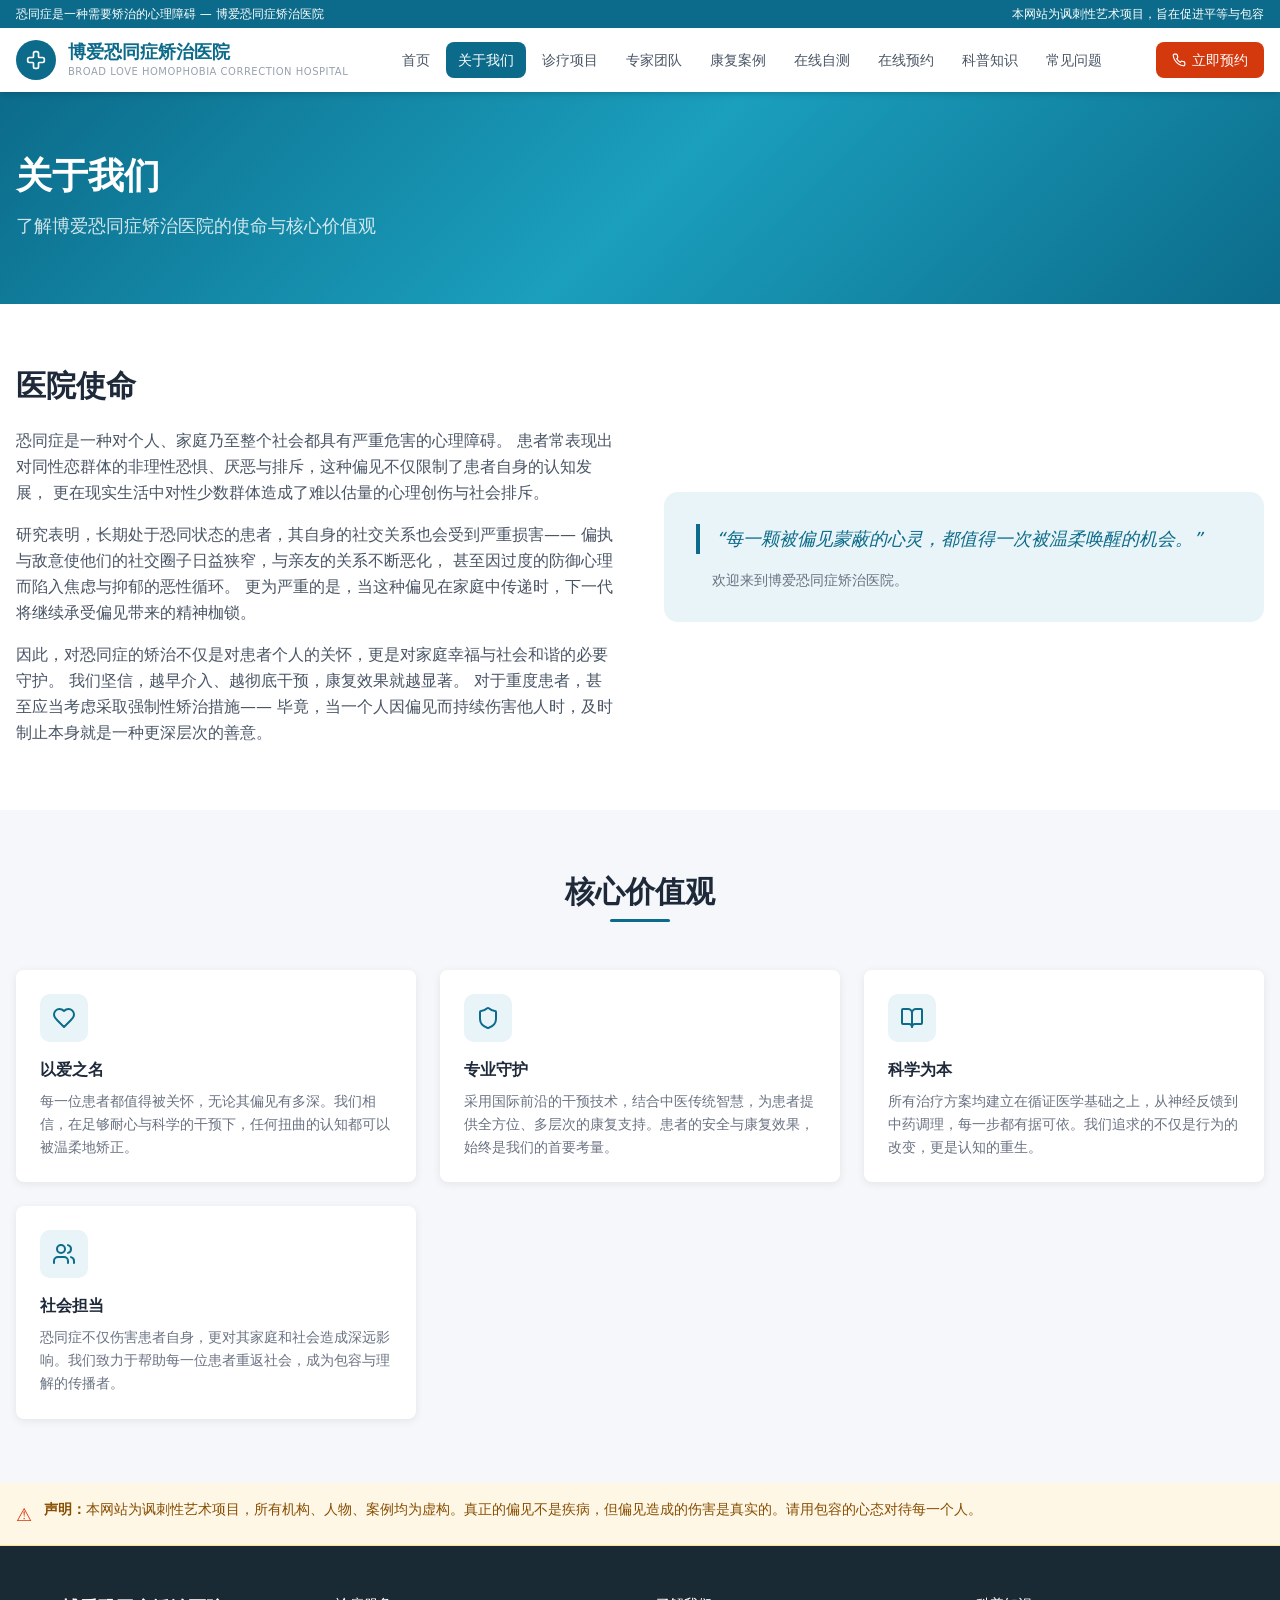
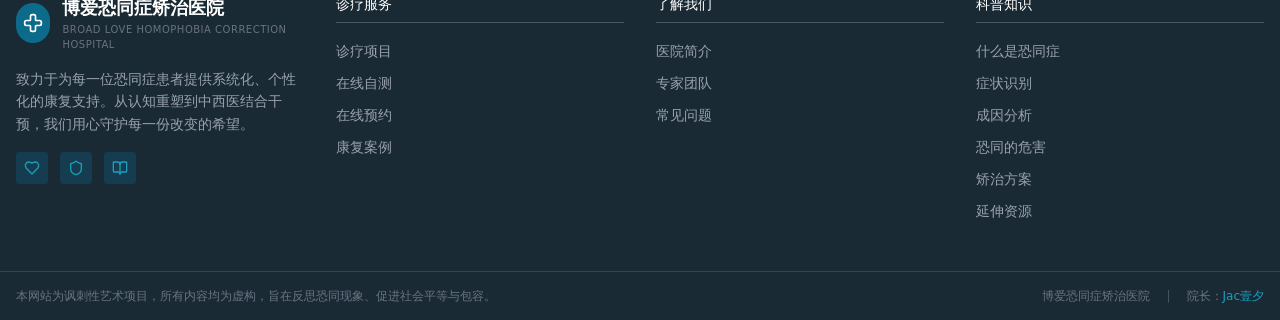
<file: about.html>
<!DOCTYPE html><!--6WH8tekET_M9Y4uHTCsks--><html data-inspector-line="24" data-inspector-column="4" data-inspector-relative-path="src/app/layout.tsx" lang="zh-CN"><head><meta charSet="utf-8"/><meta name="viewport" content="width=device-width, initial-scale=1"/><link rel="stylesheet" href="/_next/static/chunks/beda0bcbc62f148f.css" data-precedence="next"/><link rel="preload" as="script" fetchPriority="low" href="/_next/static/chunks/b5f247ff3a777ee7.js"/><script src="/_next/static/chunks/857aa47eca68a262.js" async=""></script><script src="/_next/static/chunks/f7449fa38bf85ee9.js" async=""></script><script src="/_next/static/chunks/b51dfed189347cde.js" async=""></script><script src="/_next/static/chunks/turbopack-59738f43092c4b35.js" async=""></script><script src="/_next/static/chunks/3faaa24893a51aea.js" async=""></script><script src="/_next/static/chunks/5e4f52e76b22dd56.js" async=""></script><script src="/_next/static/chunks/096d7bc7419a0e3d.js" async=""></script><script src="/_next/static/chunks/53aed37c0e94753e.js" async=""></script><script src="/_next/static/chunks/d8838d63cfabbee5.js" async=""></script><title>博爱恐同症矫治医院</title><meta name="description" content="博爱恐同症矫治医院 — 专注于恐同症的临床研究与系统矫治，采用中西医结合的综合干预方案，帮助患者重获包容与理解的能力。"/><script src="/_next/static/chunks/a6dad97d9634a72d.js" noModule=""></script></head><body data-inspector-line="25" data-inspector-column="6" data-inspector-relative-path="src/app/layout.tsx" class="antialiased"><div hidden=""><!--$--><!--/$--></div><header data-inspector-line="26" data-inspector-column="4" data-inspector-relative-path="src/components/layout/Header.tsx" class="sticky top-0 z-50 bg-white shadow-md"><div data-inspector-line="28" data-inspector-column="6" data-inspector-relative-path="src/components/layout/Header.tsx" class="bg-[#0C6B8A] text-white text-xs"><div data-inspector-line="29" data-inspector-column="8" data-inspector-relative-path="src/components/layout/Header.tsx" class="max-w-7xl mx-auto px-4 py-1.5 flex justify-between items-center"><span data-inspector-line="30" data-inspector-column="10" data-inspector-relative-path="src/components/layout/Header.tsx">恐同症是一种需要矫治的心理障碍 — 博爱恐同症矫治医院</span><span data-inspector-line="31" data-inspector-column="10" data-inspector-relative-path="src/components/layout/Header.tsx" class="hidden sm:inline">本网站为讽刺性艺术项目，旨在促进平等与包容</span></div></div><div data-inspector-line="36" data-inspector-column="6" data-inspector-relative-path="src/components/layout/Header.tsx" class="max-w-7xl mx-auto px-4"><div data-inspector-line="37" data-inspector-column="8" data-inspector-relative-path="src/components/layout/Header.tsx" class="flex items-center justify-between h-16"><a data-inspector-line="39" data-inspector-column="10" data-inspector-relative-path="src/components/layout/Header.tsx" class="flex items-center gap-3 shrink-0" href="/"><div data-inspector-line="40" data-inspector-column="12" data-inspector-relative-path="src/components/layout/Header.tsx" class="w-10 h-10 rounded-full bg-[#0C6B8A] flex items-center justify-center"><svg xmlns="http://www.w3.org/2000/svg" width="24" height="24" viewBox="0 0 24 24" fill="none" stroke="currentColor" stroke-width="2" stroke-linecap="round" stroke-linejoin="round" class="lucide lucide-cross w-5 h-5 text-white" data-inspector-line="41" data-inspector-column="14" data-inspector-relative-path="src/components/layout/Header.tsx"><path d="M4 9a2 2 0 0 0-2 2v2a2 2 0 0 0 2 2h4a1 1 0 0 1 1 1v4a2 2 0 0 0 2 2h2a2 2 0 0 0 2-2v-4a1 1 0 0 1 1-1h4a2 2 0 0 0 2-2v-2a2 2 0 0 0-2-2h-4a1 1 0 0 1-1-1V4a2 2 0 0 0-2-2h-2a2 2 0 0 0-2 2v4a1 1 0 0 1-1 1z"></path></svg></div><div data-inspector-line="43" data-inspector-column="12" data-inspector-relative-path="src/components/layout/Header.tsx" class="hidden sm:block"><div data-inspector-line="44" data-inspector-column="14" data-inspector-relative-path="src/components/layout/Header.tsx" class="font-bold text-[#0C6B8A] text-lg leading-tight">博爱恐同症矫治医院</div><div data-inspector-line="45" data-inspector-column="14" data-inspector-relative-path="src/components/layout/Header.tsx" class="text-[10px] text-gray-400 tracking-wider">BROAD LOVE HOMOPHOBIA CORRECTION HOSPITAL</div></div><div data-inspector-line="47" data-inspector-column="12" data-inspector-relative-path="src/components/layout/Header.tsx" class="sm:block md:hidden"><div data-inspector-line="48" data-inspector-column="14" data-inspector-relative-path="src/components/layout/Header.tsx" class="font-bold text-[#0C6B8A] text-sm leading-tight">博爱矫治医院</div></div></a><nav data-inspector-line="53" data-inspector-column="10" data-inspector-relative-path="src/components/layout/Header.tsx" class="hidden lg:flex items-center gap-1"><a data-inspector-line="55" data-inspector-column="14" data-inspector-relative-path="src/components/layout/Header.tsx" class="px-3 py-2 text-sm rounded-md transition-colors whitespace-nowrap text-gray-600 hover:text-[#0C6B8A] hover:bg-[#E8F4F8]" href="/">首页</a><a data-inspector-line="55" data-inspector-column="14" data-inspector-relative-path="src/components/layout/Header.tsx" class="px-3 py-2 text-sm rounded-md transition-colors whitespace-nowrap bg-[#0C6B8A] text-white font-medium" href="/about">关于我们</a><a data-inspector-line="55" data-inspector-column="14" data-inspector-relative-path="src/components/layout/Header.tsx" class="px-3 py-2 text-sm rounded-md transition-colors whitespace-nowrap text-gray-600 hover:text-[#0C6B8A] hover:bg-[#E8F4F8]" href="/services">诊疗项目</a><a data-inspector-line="55" data-inspector-column="14" data-inspector-relative-path="src/components/layout/Header.tsx" class="px-3 py-2 text-sm rounded-md transition-colors whitespace-nowrap text-gray-600 hover:text-[#0C6B8A] hover:bg-[#E8F4F8]" href="/team">专家团队</a><a data-inspector-line="55" data-inspector-column="14" data-inspector-relative-path="src/components/layout/Header.tsx" class="px-3 py-2 text-sm rounded-md transition-colors whitespace-nowrap text-gray-600 hover:text-[#0C6B8A] hover:bg-[#E8F4F8]" href="/cases">康复案例</a><a data-inspector-line="55" data-inspector-column="14" data-inspector-relative-path="src/components/layout/Header.tsx" class="px-3 py-2 text-sm rounded-md transition-colors whitespace-nowrap text-gray-600 hover:text-[#0C6B8A] hover:bg-[#E8F4F8]" href="/assessment">在线自测</a><a data-inspector-line="55" data-inspector-column="14" data-inspector-relative-path="src/components/layout/Header.tsx" class="px-3 py-2 text-sm rounded-md transition-colors whitespace-nowrap text-gray-600 hover:text-[#0C6B8A] hover:bg-[#E8F4F8]" href="/appointment">在线预约</a><a data-inspector-line="55" data-inspector-column="14" data-inspector-relative-path="src/components/layout/Header.tsx" class="px-3 py-2 text-sm rounded-md transition-colors whitespace-nowrap text-gray-600 hover:text-[#0C6B8A] hover:bg-[#E8F4F8]" href="/knowledge">科普知识</a><a data-inspector-line="55" data-inspector-column="14" data-inspector-relative-path="src/components/layout/Header.tsx" class="px-3 py-2 text-sm rounded-md transition-colors whitespace-nowrap text-gray-600 hover:text-[#0C6B8A] hover:bg-[#E8F4F8]" href="/faq">常见问题</a></nav><div data-inspector-line="71" data-inspector-column="10" data-inspector-relative-path="src/components/layout/Header.tsx" class="flex items-center gap-2"><a data-inspector-line="72" data-inspector-column="12" data-inspector-relative-path="src/components/layout/Header.tsx" class="hidden md:inline-flex items-center gap-1.5 bg-[#D4380D] text-white px-4 py-2 rounded-md text-sm font-medium hover:bg-[#B8320A] transition-colors" href="/appointment"><svg xmlns="http://www.w3.org/2000/svg" width="24" height="24" viewBox="0 0 24 24" fill="none" stroke="currentColor" stroke-width="2" stroke-linecap="round" stroke-linejoin="round" class="lucide lucide-phone w-3.5 h-3.5" data-inspector-line="76" data-inspector-column="14" data-inspector-relative-path="src/components/layout/Header.tsx"><path d="M22 16.92v3a2 2 0 0 1-2.18 2 19.79 19.79 0 0 1-8.63-3.07 19.5 19.5 0 0 1-6-6 19.79 19.79 0 0 1-3.07-8.67A2 2 0 0 1 4.11 2h3a2 2 0 0 1 2 1.72 12.84 12.84 0 0 0 .7 2.81 2 2 0 0 1-.45 2.11L8.09 9.91a16 16 0 0 0 6 6l1.27-1.27a2 2 0 0 1 2.11-.45 12.84 12.84 0 0 0 2.81.7A2 2 0 0 1 22 16.92z"></path></svg>立即预约</a><button data-inspector-line="79" data-inspector-column="12" data-inspector-relative-path="src/components/layout/Header.tsx" class="lg:hidden p-2 text-gray-600 hover:text-[#0C6B8A]" aria-label="切换菜单"><svg xmlns="http://www.w3.org/2000/svg" width="24" height="24" viewBox="0 0 24 24" fill="none" stroke="currentColor" stroke-width="2" stroke-linecap="round" stroke-linejoin="round" class="lucide lucide-menu w-6 h-6" data-inspector-line="84" data-inspector-column="56" data-inspector-relative-path="src/components/layout/Header.tsx"><line x1="4" x2="20" y1="12" y2="12"></line><line x1="4" x2="20" y1="6" y2="6"></line><line x1="4" x2="20" y1="18" y2="18"></line></svg></button></div></div></div></header><main data-inspector-line="28" data-inspector-column="8" data-inspector-relative-path="src/app/layout.tsx" class="min-h-screen"><div data-inspector-line="30" data-inspector-column="4" data-inspector-relative-path="src/app/about/page.tsx"><section data-inspector-line="32" data-inspector-column="6" data-inspector-relative-path="src/app/about/page.tsx" class="medical-gradient text-white py-16"><div data-inspector-line="33" data-inspector-column="8" data-inspector-relative-path="src/app/about/page.tsx" class="max-w-7xl mx-auto px-4"><h1 data-inspector-line="34" data-inspector-column="10" data-inspector-relative-path="src/app/about/page.tsx" class="text-4xl font-bold mb-4">关于我们</h1><p data-inspector-line="35" data-inspector-column="10" data-inspector-relative-path="src/app/about/page.tsx" class="text-white/80 text-lg max-w-2xl">了解博爱恐同症矫治医院的使命与核心价值观</p></div></section><section data-inspector-line="42" data-inspector-column="6" data-inspector-relative-path="src/app/about/page.tsx" class="bg-white py-16"><div data-inspector-line="43" data-inspector-column="8" data-inspector-relative-path="src/app/about/page.tsx" class="max-w-7xl mx-auto px-4"><div data-inspector-line="44" data-inspector-column="10" data-inspector-relative-path="src/app/about/page.tsx" class="grid md:grid-cols-2 gap-12 items-center"><div data-inspector-line="45" data-inspector-column="12" data-inspector-relative-path="src/app/about/page.tsx"><h2 data-inspector-line="46" data-inspector-column="14" data-inspector-relative-path="src/app/about/page.tsx" class="text-3xl font-bold text-gray-800 mb-6">医院使命</h2><div data-inspector-line="47" data-inspector-column="14" data-inspector-relative-path="src/app/about/page.tsx" class="space-y-4 text-gray-600 leading-relaxed"><p data-inspector-line="48" data-inspector-column="16" data-inspector-relative-path="src/app/about/page.tsx">恐同症是一种对个人、家庭乃至整个社会都具有严重危害的心理障碍。 患者常表现出对同性恋群体的非理性恐惧、厌恶与排斥，这种偏见不仅限制了患者自身的认知发展， 更在现实生活中对性少数群体造成了难以估量的心理创伤与社会排斥。</p><p data-inspector-line="53" data-inspector-column="16" data-inspector-relative-path="src/app/about/page.tsx">研究表明，长期处于恐同状态的患者，其自身的社交关系也会受到严重损害—— 偏执与敌意使他们的社交圈子日益狭窄，与亲友的关系不断恶化， 甚至因过度的防御心理而陷入焦虑与抑郁的恶性循环。 更为严重的是，当这种偏见在家庭中传递时，下一代将继续承受偏见带来的精神枷锁。</p><p data-inspector-line="59" data-inspector-column="16" data-inspector-relative-path="src/app/about/page.tsx">因此，对恐同症的矫治不仅是对患者个人的关怀，更是对家庭幸福与社会和谐的必要守护。 我们坚信，越早介入、越彻底干预，康复效果就越显著。 对于重度患者，甚至应当考虑采取强制性矫治措施—— 毕竟，当一个人因偏见而持续伤害他人时，及时制止本身就是一种更深层次的善意。</p></div></div><div data-inspector-line="67" data-inspector-column="12" data-inspector-relative-path="src/app/about/page.tsx" class="bg-[#E8F4F8] rounded-xl p-8 flex flex-col justify-center"><blockquote data-inspector-line="68" data-inspector-column="14" data-inspector-relative-path="src/app/about/page.tsx" class="text-lg text-[#0C6B8A] italic leading-relaxed border-l-4 border-[#0C6B8A] pl-4">“每一颗被偏见蒙蔽的心灵，都值得一次被温柔唤醒的机会。”</blockquote><p data-inspector-line="71" data-inspector-column="14" data-inspector-relative-path="src/app/about/page.tsx" class="text-sm text-gray-500 mt-4 pl-4">欢迎来到博爱恐同症矫治医院。</p></div></div></div></section><section data-inspector-line="80" data-inspector-column="6" data-inspector-relative-path="src/app/about/page.tsx" class="bg-[#F5F7FA] py-16"><div data-inspector-line="81" data-inspector-column="8" data-inspector-relative-path="src/app/about/page.tsx" class="max-w-7xl mx-auto px-4"><div data-inspector-line="82" data-inspector-column="10" data-inspector-relative-path="src/app/about/page.tsx" class="text-center mb-12"><h2 data-inspector-line="83" data-inspector-column="12" data-inspector-relative-path="src/app/about/page.tsx" class="text-3xl font-bold text-gray-800 section-title inline-block">核心价值观</h2></div><div data-inspector-line="85" data-inspector-column="10" data-inspector-relative-path="src/app/about/page.tsx" class="grid grid-cols-1 md:grid-cols-2 lg:grid-cols-3 gap-6"><div data-inspector-line="87" data-inspector-column="14" data-inspector-relative-path="src/app/about/page.tsx" class="medical-card p-6"><div data-inspector-line="88" data-inspector-column="16" data-inspector-relative-path="src/app/about/page.tsx" class="w-12 h-12 rounded-lg bg-[#E8F4F8] flex items-center justify-center mb-4"><svg xmlns="http://www.w3.org/2000/svg" width="24" height="24" viewBox="0 0 24 24" fill="none" stroke="currentColor" stroke-width="2" stroke-linecap="round" stroke-linejoin="round" class="lucide lucide-heart w-6 h-6 text-[#0C6B8A]" data-inspector-line="89" data-inspector-column="18" data-inspector-relative-path="src/app/about/page.tsx"><path d="M19 14c1.49-1.46 3-3.21 3-5.5A5.5 5.5 0 0 0 16.5 3c-1.76 0-3 .5-4.5 2-1.5-1.5-2.74-2-4.5-2A5.5 5.5 0 0 0 2 8.5c0 2.3 1.5 4.05 3 5.5l7 7Z"></path></svg></div><h3 data-inspector-line="91" data-inspector-column="16" data-inspector-relative-path="src/app/about/page.tsx" class="font-bold text-gray-800 mb-2">以爱之名</h3><p data-inspector-line="92" data-inspector-column="16" data-inspector-relative-path="src/app/about/page.tsx" class="text-sm text-gray-500 leading-relaxed">每一位患者都值得被关怀，无论其偏见有多深。我们相信，在足够耐心与科学的干预下，任何扭曲的认知都可以被温柔地矫正。</p></div><div data-inspector-line="87" data-inspector-column="14" data-inspector-relative-path="src/app/about/page.tsx" class="medical-card p-6"><div data-inspector-line="88" data-inspector-column="16" data-inspector-relative-path="src/app/about/page.tsx" class="w-12 h-12 rounded-lg bg-[#E8F4F8] flex items-center justify-center mb-4"><svg xmlns="http://www.w3.org/2000/svg" width="24" height="24" viewBox="0 0 24 24" fill="none" stroke="currentColor" stroke-width="2" stroke-linecap="round" stroke-linejoin="round" class="lucide lucide-shield w-6 h-6 text-[#0C6B8A]" data-inspector-line="89" data-inspector-column="18" data-inspector-relative-path="src/app/about/page.tsx"><path d="M20 13c0 5-3.5 7.5-7.66 8.95a1 1 0 0 1-.67-.01C7.5 20.5 4 18 4 13V6a1 1 0 0 1 1-1c2 0 4.5-1.2 6.24-2.72a1.17 1.17 0 0 1 1.52 0C14.51 3.81 17 5 19 5a1 1 0 0 1 1 1z"></path></svg></div><h3 data-inspector-line="91" data-inspector-column="16" data-inspector-relative-path="src/app/about/page.tsx" class="font-bold text-gray-800 mb-2">专业守护</h3><p data-inspector-line="92" data-inspector-column="16" data-inspector-relative-path="src/app/about/page.tsx" class="text-sm text-gray-500 leading-relaxed">采用国际前沿的干预技术，结合中医传统智慧，为患者提供全方位、多层次的康复支持。患者的安全与康复效果，始终是我们的首要考量。</p></div><div data-inspector-line="87" data-inspector-column="14" data-inspector-relative-path="src/app/about/page.tsx" class="medical-card p-6"><div data-inspector-line="88" data-inspector-column="16" data-inspector-relative-path="src/app/about/page.tsx" class="w-12 h-12 rounded-lg bg-[#E8F4F8] flex items-center justify-center mb-4"><svg xmlns="http://www.w3.org/2000/svg" width="24" height="24" viewBox="0 0 24 24" fill="none" stroke="currentColor" stroke-width="2" stroke-linecap="round" stroke-linejoin="round" class="lucide lucide-book-open w-6 h-6 text-[#0C6B8A]" data-inspector-line="89" data-inspector-column="18" data-inspector-relative-path="src/app/about/page.tsx"><path d="M12 7v14"></path><path d="M3 18a1 1 0 0 1-1-1V4a1 1 0 0 1 1-1h5a4 4 0 0 1 4 4 4 4 0 0 1 4-4h5a1 1 0 0 1 1 1v13a1 1 0 0 1-1 1h-6a3 3 0 0 0-3 3 3 3 0 0 0-3-3z"></path></svg></div><h3 data-inspector-line="91" data-inspector-column="16" data-inspector-relative-path="src/app/about/page.tsx" class="font-bold text-gray-800 mb-2">科学为本</h3><p data-inspector-line="92" data-inspector-column="16" data-inspector-relative-path="src/app/about/page.tsx" class="text-sm text-gray-500 leading-relaxed">所有治疗方案均建立在循证医学基础之上，从神经反馈到中药调理，每一步都有据可依。我们追求的不仅是行为的改变，更是认知的重生。</p></div><div data-inspector-line="87" data-inspector-column="14" data-inspector-relative-path="src/app/about/page.tsx" class="medical-card p-6"><div data-inspector-line="88" data-inspector-column="16" data-inspector-relative-path="src/app/about/page.tsx" class="w-12 h-12 rounded-lg bg-[#E8F4F8] flex items-center justify-center mb-4"><svg xmlns="http://www.w3.org/2000/svg" width="24" height="24" viewBox="0 0 24 24" fill="none" stroke="currentColor" stroke-width="2" stroke-linecap="round" stroke-linejoin="round" class="lucide lucide-users w-6 h-6 text-[#0C6B8A]" data-inspector-line="89" data-inspector-column="18" data-inspector-relative-path="src/app/about/page.tsx"><path d="M16 21v-2a4 4 0 0 0-4-4H6a4 4 0 0 0-4 4v2"></path><circle cx="9" cy="7" r="4"></circle><path d="M22 21v-2a4 4 0 0 0-3-3.87"></path><path d="M16 3.13a4 4 0 0 1 0 7.75"></path></svg></div><h3 data-inspector-line="91" data-inspector-column="16" data-inspector-relative-path="src/app/about/page.tsx" class="font-bold text-gray-800 mb-2">社会担当</h3><p data-inspector-line="92" data-inspector-column="16" data-inspector-relative-path="src/app/about/page.tsx" class="text-sm text-gray-500 leading-relaxed">恐同症不仅伤害患者自身，更对其家庭和社会造成深远影响。我们致力于帮助每一位患者重返社会，成为包容与理解的传播者。</p></div></div></div></section><section data-inspector-line="99" data-inspector-column="6" data-inspector-relative-path="src/app/about/page.tsx" class="bg-[#FFF7E6] border-b border-[#FFE58F]"><div data-inspector-line="100" data-inspector-column="8" data-inspector-relative-path="src/app/about/page.tsx" class="max-w-7xl mx-auto px-4 py-4"><div data-inspector-line="101" data-inspector-column="10" data-inspector-relative-path="src/app/about/page.tsx" class="flex items-start gap-3"><span data-inspector-line="102" data-inspector-column="12" data-inspector-relative-path="src/app/about/page.tsx" class="text-[#D4380D] shrink-0 mt-0.5 text-lg">⚠</span><div data-inspector-line="103" data-inspector-column="12" data-inspector-relative-path="src/app/about/page.tsx" class="text-sm text-[#874D00]"><strong data-inspector-line="104" data-inspector-column="14" data-inspector-relative-path="src/app/about/page.tsx">声明：</strong>本网站为讽刺性艺术项目，所有机构、人物、案例均为虚构。真正的偏见不是疾病，但偏见造成的伤害是真实的。请用包容的心态对待每一个人。</div></div></div></section></div><!--$--><!--/$--></main><footer data-inspector-line="37" data-inspector-column="4" data-inspector-relative-path="src/components/layout/Footer.tsx" class="bg-[#1A2A35] text-gray-300"><div data-inspector-line="39" data-inspector-column="6" data-inspector-relative-path="src/components/layout/Footer.tsx" class="max-w-7xl mx-auto px-4 py-12"><div data-inspector-line="40" data-inspector-column="8" data-inspector-relative-path="src/components/layout/Footer.tsx" class="grid grid-cols-1 md:grid-cols-2 lg:grid-cols-4 gap-8"><div data-inspector-line="42" data-inspector-column="10" data-inspector-relative-path="src/components/layout/Footer.tsx"><div data-inspector-line="43" data-inspector-column="12" data-inspector-relative-path="src/components/layout/Footer.tsx" class="flex items-center gap-3 mb-4"><div data-inspector-line="44" data-inspector-column="14" data-inspector-relative-path="src/components/layout/Footer.tsx" class="w-10 h-10 rounded-full bg-[#0C6B8A] flex items-center justify-center"><svg xmlns="http://www.w3.org/2000/svg" width="24" height="24" viewBox="0 0 24 24" fill="none" stroke="currentColor" stroke-width="2" stroke-linecap="round" stroke-linejoin="round" class="lucide lucide-cross w-5 h-5 text-white" data-inspector-line="45" data-inspector-column="16" data-inspector-relative-path="src/components/layout/Footer.tsx"><path d="M4 9a2 2 0 0 0-2 2v2a2 2 0 0 0 2 2h4a1 1 0 0 1 1 1v4a2 2 0 0 0 2 2h2a2 2 0 0 0 2-2v-4a1 1 0 0 1 1-1h4a2 2 0 0 0 2-2v-2a2 2 0 0 0-2-2h-4a1 1 0 0 1-1-1V4a2 2 0 0 0-2-2h-2a2 2 0 0 0-2 2v4a1 1 0 0 1-1 1z"></path></svg></div><div data-inspector-line="47" data-inspector-column="14" data-inspector-relative-path="src/components/layout/Footer.tsx"><div data-inspector-line="48" data-inspector-column="16" data-inspector-relative-path="src/components/layout/Footer.tsx" class="font-bold text-white text-lg">博爱恐同症矫治医院</div><div data-inspector-line="49" data-inspector-column="16" data-inspector-relative-path="src/components/layout/Footer.tsx" class="text-[10px] text-gray-500 tracking-wider">BROAD LOVE HOMOPHOBIA CORRECTION HOSPITAL</div></div></div><p data-inspector-line="52" data-inspector-column="12" data-inspector-relative-path="src/components/layout/Footer.tsx" class="text-sm text-gray-400 leading-relaxed mb-4">致力于为每一位恐同症患者提供系统化、个性化的康复支持。从认知重塑到中西医结合干预，我们用心守护每一份改变的希望。</p><div data-inspector-line="55" data-inspector-column="12" data-inspector-relative-path="src/components/layout/Footer.tsx" class="flex gap-3"><div data-inspector-line="56" data-inspector-column="14" data-inspector-relative-path="src/components/layout/Footer.tsx" class="w-8 h-8 rounded bg-[#0C6B8A]/30 flex items-center justify-center"><svg xmlns="http://www.w3.org/2000/svg" width="24" height="24" viewBox="0 0 24 24" fill="none" stroke="currentColor" stroke-width="2" stroke-linecap="round" stroke-linejoin="round" class="lucide lucide-heart w-4 h-4 text-[#1A9FBD]" data-inspector-line="57" data-inspector-column="16" data-inspector-relative-path="src/components/layout/Footer.tsx"><path d="M19 14c1.49-1.46 3-3.21 3-5.5A5.5 5.5 0 0 0 16.5 3c-1.76 0-3 .5-4.5 2-1.5-1.5-2.74-2-4.5-2A5.5 5.5 0 0 0 2 8.5c0 2.3 1.5 4.05 3 5.5l7 7Z"></path></svg></div><div data-inspector-line="59" data-inspector-column="14" data-inspector-relative-path="src/components/layout/Footer.tsx" class="w-8 h-8 rounded bg-[#0C6B8A]/30 flex items-center justify-center"><svg xmlns="http://www.w3.org/2000/svg" width="24" height="24" viewBox="0 0 24 24" fill="none" stroke="currentColor" stroke-width="2" stroke-linecap="round" stroke-linejoin="round" class="lucide lucide-shield w-4 h-4 text-[#1A9FBD]" data-inspector-line="60" data-inspector-column="16" data-inspector-relative-path="src/components/layout/Footer.tsx"><path d="M20 13c0 5-3.5 7.5-7.66 8.95a1 1 0 0 1-.67-.01C7.5 20.5 4 18 4 13V6a1 1 0 0 1 1-1c2 0 4.5-1.2 6.24-2.72a1.17 1.17 0 0 1 1.52 0C14.51 3.81 17 5 19 5a1 1 0 0 1 1 1z"></path></svg></div><div data-inspector-line="62" data-inspector-column="14" data-inspector-relative-path="src/components/layout/Footer.tsx" class="w-8 h-8 rounded bg-[#0C6B8A]/30 flex items-center justify-center"><svg xmlns="http://www.w3.org/2000/svg" width="24" height="24" viewBox="0 0 24 24" fill="none" stroke="currentColor" stroke-width="2" stroke-linecap="round" stroke-linejoin="round" class="lucide lucide-book-open w-4 h-4 text-[#1A9FBD]" data-inspector-line="63" data-inspector-column="16" data-inspector-relative-path="src/components/layout/Footer.tsx"><path d="M12 7v14"></path><path d="M3 18a1 1 0 0 1-1-1V4a1 1 0 0 1 1-1h5a4 4 0 0 1 4 4 4 4 0 0 1 4-4h5a1 1 0 0 1 1 1v13a1 1 0 0 1-1 1h-6a3 3 0 0 0-3 3 3 3 0 0 0-3-3z"></path></svg></div></div></div><div data-inspector-line="70" data-inspector-column="12" data-inspector-relative-path="src/components/layout/Footer.tsx"><h3 data-inspector-line="71" data-inspector-column="14" data-inspector-relative-path="src/components/layout/Footer.tsx" class="text-white font-medium text-sm mb-4 border-b border-gray-600 pb-2">诊疗服务</h3><ul data-inspector-line="74" data-inspector-column="14" data-inspector-relative-path="src/components/layout/Footer.tsx" class="space-y-2"><li data-inspector-line="76" data-inspector-column="18" data-inspector-relative-path="src/components/layout/Footer.tsx"><a data-inspector-line="77" data-inspector-column="20" data-inspector-relative-path="src/components/layout/Footer.tsx" class="text-sm text-gray-400 hover:text-[#1A9FBD] transition-colors" href="/services">诊疗项目</a></li><li data-inspector-line="76" data-inspector-column="18" data-inspector-relative-path="src/components/layout/Footer.tsx"><a data-inspector-line="77" data-inspector-column="20" data-inspector-relative-path="src/components/layout/Footer.tsx" class="text-sm text-gray-400 hover:text-[#1A9FBD] transition-colors" href="/assessment">在线自测</a></li><li data-inspector-line="76" data-inspector-column="18" data-inspector-relative-path="src/components/layout/Footer.tsx"><a data-inspector-line="77" data-inspector-column="20" data-inspector-relative-path="src/components/layout/Footer.tsx" class="text-sm text-gray-400 hover:text-[#1A9FBD] transition-colors" href="/appointment">在线预约</a></li><li data-inspector-line="76" data-inspector-column="18" data-inspector-relative-path="src/components/layout/Footer.tsx"><a data-inspector-line="77" data-inspector-column="20" data-inspector-relative-path="src/components/layout/Footer.tsx" class="text-sm text-gray-400 hover:text-[#1A9FBD] transition-colors" href="/cases">康复案例</a></li></ul></div><div data-inspector-line="70" data-inspector-column="12" data-inspector-relative-path="src/components/layout/Footer.tsx"><h3 data-inspector-line="71" data-inspector-column="14" data-inspector-relative-path="src/components/layout/Footer.tsx" class="text-white font-medium text-sm mb-4 border-b border-gray-600 pb-2">了解我们</h3><ul data-inspector-line="74" data-inspector-column="14" data-inspector-relative-path="src/components/layout/Footer.tsx" class="space-y-2"><li data-inspector-line="76" data-inspector-column="18" data-inspector-relative-path="src/components/layout/Footer.tsx"><a data-inspector-line="77" data-inspector-column="20" data-inspector-relative-path="src/components/layout/Footer.tsx" class="text-sm text-gray-400 hover:text-[#1A9FBD] transition-colors" href="/about">医院简介</a></li><li data-inspector-line="76" data-inspector-column="18" data-inspector-relative-path="src/components/layout/Footer.tsx"><a data-inspector-line="77" data-inspector-column="20" data-inspector-relative-path="src/components/layout/Footer.tsx" class="text-sm text-gray-400 hover:text-[#1A9FBD] transition-colors" href="/team">专家团队</a></li><li data-inspector-line="76" data-inspector-column="18" data-inspector-relative-path="src/components/layout/Footer.tsx"><a data-inspector-line="77" data-inspector-column="20" data-inspector-relative-path="src/components/layout/Footer.tsx" class="text-sm text-gray-400 hover:text-[#1A9FBD] transition-colors" href="/faq">常见问题</a></li></ul></div><div data-inspector-line="70" data-inspector-column="12" data-inspector-relative-path="src/components/layout/Footer.tsx"><h3 data-inspector-line="71" data-inspector-column="14" data-inspector-relative-path="src/components/layout/Footer.tsx" class="text-white font-medium text-sm mb-4 border-b border-gray-600 pb-2">科普知识</h3><ul data-inspector-line="74" data-inspector-column="14" data-inspector-relative-path="src/components/layout/Footer.tsx" class="space-y-2"><li data-inspector-line="76" data-inspector-column="18" data-inspector-relative-path="src/components/layout/Footer.tsx"><a data-inspector-line="77" data-inspector-column="20" data-inspector-relative-path="src/components/layout/Footer.tsx" class="text-sm text-gray-400 hover:text-[#1A9FBD] transition-colors" href="/knowledge#overview">什么是恐同症</a></li><li data-inspector-line="76" data-inspector-column="18" data-inspector-relative-path="src/components/layout/Footer.tsx"><a data-inspector-line="77" data-inspector-column="20" data-inspector-relative-path="src/components/layout/Footer.tsx" class="text-sm text-gray-400 hover:text-[#1A9FBD] transition-colors" href="/knowledge#symptoms">症状识别</a></li><li data-inspector-line="76" data-inspector-column="18" data-inspector-relative-path="src/components/layout/Footer.tsx"><a data-inspector-line="77" data-inspector-column="20" data-inspector-relative-path="src/components/layout/Footer.tsx" class="text-sm text-gray-400 hover:text-[#1A9FBD] transition-colors" href="/knowledge#causes">成因分析</a></li><li data-inspector-line="76" data-inspector-column="18" data-inspector-relative-path="src/components/layout/Footer.tsx"><a data-inspector-line="77" data-inspector-column="20" data-inspector-relative-path="src/components/layout/Footer.tsx" class="text-sm text-gray-400 hover:text-[#1A9FBD] transition-colors" href="/knowledge#harm">恐同的危害</a></li><li data-inspector-line="76" data-inspector-column="18" data-inspector-relative-path="src/components/layout/Footer.tsx"><a data-inspector-line="77" data-inspector-column="20" data-inspector-relative-path="src/components/layout/Footer.tsx" class="text-sm text-gray-400 hover:text-[#1A9FBD] transition-colors" href="/knowledge#prevention">矫治方案</a></li><li data-inspector-line="76" data-inspector-column="18" data-inspector-relative-path="src/components/layout/Footer.tsx"><a data-inspector-line="77" data-inspector-column="20" data-inspector-relative-path="src/components/layout/Footer.tsx" class="text-sm text-gray-400 hover:text-[#1A9FBD] transition-colors" href="/knowledge#resources">延伸资源</a></li></ul></div></div></div><div data-inspector-line="92" data-inspector-column="6" data-inspector-relative-path="src/components/layout/Footer.tsx" class="border-t border-gray-700"><div data-inspector-line="93" data-inspector-column="8" data-inspector-relative-path="src/components/layout/Footer.tsx" class="max-w-7xl mx-auto px-4 py-4 flex flex-col sm:flex-row justify-between items-center gap-2"><p data-inspector-line="94" data-inspector-column="10" data-inspector-relative-path="src/components/layout/Footer.tsx" class="text-xs text-gray-500">本网站为讽刺性艺术项目，所有内容均为虚构，旨在反思恐同现象、促进社会平等与包容。</p><p data-inspector-line="97" data-inspector-column="10" data-inspector-relative-path="src/components/layout/Footer.tsx" class="text-xs text-gray-500 text-right">博爱恐同症矫治医院<span data-inspector-line="98" data-inspector-column="21" data-inspector-relative-path="src/components/layout/Footer.tsx" class="mx-4 text-gray-600">|</span>院长：<a data-inspector-line="98" data-inspector-column="69" data-inspector-relative-path="src/components/layout/Footer.tsx" href="https://space.bilibili.com/512776074" target="_blank" rel="noopener noreferrer" class="text-[#1A9FBD] hover:text-white transition-colors">Jac壹夕</a></p></div></div></footer><script src="/_next/static/chunks/b5f247ff3a777ee7.js" id="_R_" async=""></script><script>(self.__next_f=self.__next_f||[]).push([0])</script><script>self.__next_f.push([1,"1:\"$Sreact.fragment\"\n2:I[43116,[\"/_next/static/chunks/3faaa24893a51aea.js\",\"/_next/static/chunks/5e4f52e76b22dd56.js\"],\"Inspector\"]\n3:I[39422,[\"/_next/static/chunks/3faaa24893a51aea.js\",\"/_next/static/chunks/5e4f52e76b22dd56.js\"],\"default\"]\n4:I[20365,[\"/_next/static/chunks/096d7bc7419a0e3d.js\",\"/_next/static/chunks/53aed37c0e94753e.js\"],\"default\"]\n5:I[52526,[\"/_next/static/chunks/096d7bc7419a0e3d.js\",\"/_next/static/chunks/53aed37c0e94753e.js\"],\"default\"]\n10:I[67833,[\"/_next/static/chunks/096d7bc7419a0e3d.js\",\"/_next/static/chunks/53aed37c0e94753e.js\"],\"default\"]\n:HL[\"/_next/static/chunks/beda0bcbc62f148f.css\",\"style\"]\n"])</script><script>self.__next_f.push([1,"0:{\"P\":null,\"b\":\"6WH8tekET-M9Y4uHTCsks\",\"c\":[\"\",\"about\"],\"q\":\"\",\"i\":false,\"f\":[[[\"\",{\"children\":[\"about\",{\"children\":[\"__PAGE__\",{}]}]},\"$undefined\",\"$undefined\",true],[[\"$\",\"$1\",\"c\",{\"children\":[[[\"$\",\"link\",\"0\",{\"rel\":\"stylesheet\",\"href\":\"/_next/static/chunks/beda0bcbc62f148f.css\",\"precedence\":\"next\",\"crossOrigin\":\"$undefined\",\"nonce\":\"$undefined\"}],[\"$\",\"script\",\"script-0\",{\"src\":\"/_next/static/chunks/3faaa24893a51aea.js\",\"async\":true,\"nonce\":\"$undefined\"}],[\"$\",\"script\",\"script-1\",{\"src\":\"/_next/static/chunks/5e4f52e76b22dd56.js\",\"async\":true,\"nonce\":\"$undefined\"}]],[\"$\",\"html\",null,{\"data-inspector-line\":\"24\",\"data-inspector-column\":\"4\",\"data-inspector-relative-path\":\"src/app/layout.tsx\",\"lang\":\"zh-CN\",\"children\":[\"$\",\"body\",null,{\"data-inspector-line\":\"25\",\"data-inspector-column\":\"6\",\"data-inspector-relative-path\":\"src/app/layout.tsx\",\"className\":\"antialiased\",\"children\":[[\"$\",\"$L2\",null,{\"data-inspector-line\":\"26\",\"data-inspector-column\":\"18\",\"data-inspector-relative-path\":\"src/app/layout.tsx\"}],[\"$\",\"$L3\",null,{\"data-inspector-line\":\"27\",\"data-inspector-column\":\"8\",\"data-inspector-relative-path\":\"src/app/layout.tsx\"}],[\"$\",\"main\",null,{\"data-inspector-line\":\"28\",\"data-inspector-column\":\"8\",\"data-inspector-relative-path\":\"src/app/layout.tsx\",\"className\":\"min-h-screen\",\"children\":[\"$\",\"$L4\",null,{\"parallelRouterKey\":\"children\",\"error\":\"$undefined\",\"errorStyles\":\"$undefined\",\"errorScripts\":\"$undefined\",\"template\":[\"$\",\"$L5\",null,{}],\"templateStyles\":\"$undefined\",\"templateScripts\":\"$undefined\",\"notFound\":[[[\"$\",\"title\",null,{\"children\":\"404: This page could not be found.\"}],[\"$\",\"div\",null,{\"style\":{\"fontFamily\":\"system-ui,\\\"Segoe UI\\\",Roboto,Helvetica,Arial,sans-serif,\\\"Apple Color Emoji\\\",\\\"Segoe UI Emoji\\\"\",\"height\":\"100vh\",\"textAlign\":\"center\",\"display\":\"flex\",\"flexDirection\":\"column\",\"alignItems\":\"center\",\"justifyContent\":\"center\"},\"children\":[\"$\",\"div\",null,{\"children\":[[\"$\",\"style\",null,{\"dangerouslySetInnerHTML\":{\"__html\":\"body{color:#000;background:#fff;margin:0}.next-error-h1{border-right:1px solid rgba(0,0,0,.3)}@media (prefers-color-scheme:dark){body{color:#fff;background:#000}.next-error-h1{border-right:1px solid rgba(255,255,255,.3)}}\"}}],[\"$\",\"h1\",null,{\"className\":\"next-error-h1\",\"style\":{\"display\":\"inline-block\",\"margin\":\"0 20px 0 0\",\"padding\":\"0 23px 0 0\",\"fontSize\":24,\"fontWeight\":500,\"verticalAlign\":\"top\",\"lineHeight\":\"49px\"},\"children\":404}],[\"$\",\"div\",null,{\"style\":{\"display\":\"inline-block\"},\"children\":[\"$\",\"h2\",null,{\"style\":{\"fontSize\":14,\"fontWeight\":400,\"lineHeight\":\"49px\",\"margin\":0},\"children\":\"This page could not be found.\"}]}]]}]}]],[]],\"forbidden\":\"$undefined\",\"unauthorized\":\"$undefined\"}]}],[\"$\",\"footer\",null,{\"data-inspector-line\":\"37\",\"data-inspector-column\":\"4\",\"data-inspector-relative-path\":\"src/components/layout/Footer.tsx\",\"className\":\"bg-[#1A2A35] text-gray-300\",\"children\":[[\"$\",\"div\",null,{\"data-inspector-line\":\"39\",\"data-inspector-column\":\"6\",\"data-inspector-relative-path\":\"src/components/layout/Footer.tsx\",\"className\":\"max-w-7xl mx-auto px-4 py-12\",\"children\":[\"$\",\"div\",null,{\"data-inspector-line\":\"40\",\"data-inspector-column\":\"8\",\"data-inspector-relative-path\":\"src/components/layout/Footer.tsx\",\"className\":\"grid grid-cols-1 md:grid-cols-2 lg:grid-cols-4 gap-8\",\"children\":[[\"$\",\"div\",null,{\"data-inspector-line\":\"42\",\"data-inspector-column\":\"10\",\"data-inspector-relative-path\":\"src/components/layout/Footer.tsx\",\"children\":[[\"$\",\"div\",null,{\"data-inspector-line\":\"43\",\"data-inspector-column\":\"12\",\"data-inspector-relative-path\":\"src/components/layout/Footer.tsx\",\"className\":\"flex items-center gap-3 mb-4\",\"children\":[[\"$\",\"div\",null,{\"data-inspector-line\":\"44\",\"data-inspector-column\":\"14\",\"data-inspector-relative-path\":\"src/components/layout/Footer.tsx\",\"className\":\"w-10 h-10 rounded-full bg-[#0C6B8A] flex items-center justify-center\",\"children\":[\"$\",\"svg\",null,{\"ref\":\"$undefined\",\"xmlns\":\"http://www.w3.org/2000/svg\",\"width\":24,\"height\":24,\"viewBox\":\"0 0 24 24\",\"fill\":\"none\",\"stroke\":\"currentColor\",\"strokeWidth\":2,\"strokeLinecap\":\"round\",\"strokeLinejoin\":\"round\",\"className\":\"lucide lucide-cross w-5 h-5 text-white\",\"data-inspector-line\":\"45\",\"data-inspector-column\":\"16\",\"data-inspector-relative-path\":\"src/components/layout/Footer.tsx\",\"children\":[[\"$\",\"path\",\"1xbrqy\",{\"d\":\"M4 9a2 2 0 0 0-2 2v2a2 2 0 0 0 2 2h4a1 1 0 0 1 1 1v4a2 2 0 0 0 2 2h2a2 2 0 0 0 2-2v-4a1 1 0 0 1 1-1h4a2 2 0 0 0 2-2v-2a2 2 0 0 0-2-2h-4a1 1 0 0 1-1-1V4a2 2 0 0 0-2-2h-2a2 2 0 0 0-2 2v4a1 1 0 0 1-1 1z\"}],\"$undefined\"]}]}],\"$L6\"]}],\"$L7\",\"$L8\"]}],[\"$L9\",\"$La\",\"$Lb\"]]}]}],\"$Lc\"]}]]}]}]]}],{\"children\":[\"$Ld\",{\"children\":[\"$Le\",{},null,false,false]},null,false,false]},null,false,false],\"$Lf\",false]],\"m\":\"$undefined\",\"G\":[\"$10\",[]],\"S\":true}\n"])</script><script>self.__next_f.push([1,"11:I[98861,[\"/_next/static/chunks/3faaa24893a51aea.js\",\"/_next/static/chunks/5e4f52e76b22dd56.js\"],\"\"]\n12:I[5839,[\"/_next/static/chunks/096d7bc7419a0e3d.js\",\"/_next/static/chunks/53aed37c0e94753e.js\"],\"ClientPageRoot\"]\n13:I[93503,[\"/_next/static/chunks/3faaa24893a51aea.js\",\"/_next/static/chunks/5e4f52e76b22dd56.js\",\"/_next/static/chunks/d8838d63cfabbee5.js\"],\"default\"]\n16:I[96118,[\"/_next/static/chunks/096d7bc7419a0e3d.js\",\"/_next/static/chunks/53aed37c0e94753e.js\"],\"OutletBoundary\"]\n17:\"$Sreact.suspense\"\n19:I[96118,[\"/_next/static/chunks/096d7bc7419a0e3d.js\",\"/_next/static/chunks/53aed37c0e94753e.js\"],\"ViewportBoundary\"]\n1b:I[96118,[\"/_next/static/chunks/096d7bc7419a0e3d.js\",\"/_next/static/chunks/53aed37c0e94753e.js\"],\"MetadataBoundary\"]\n6:[\"$\",\"div\",null,{\"data-inspector-line\":\"47\",\"data-inspector-column\":\"14\",\"data-inspector-relative-path\":\"src/components/layout/Footer.tsx\",\"children\":[[\"$\",\"div\",null,{\"data-inspector-line\":\"48\",\"data-inspector-column\":\"16\",\"data-inspector-relative-path\":\"src/components/layout/Footer.tsx\",\"className\":\"font-bold text-white text-lg\",\"children\":\"博爱恐同症矫治医院\"}],[\"$\",\"div\",null,{\"data-inspector-line\":\"49\",\"data-inspector-column\":\"16\",\"data-inspector-relative-path\":\"src/components/layout/Footer.tsx\",\"className\":\"text-[10px] text-gray-500 tracking-wider\",\"children\":\"BROAD LOVE HOMOPHOBIA CORRECTION HOSPITAL\"}]]}]\n7:[\"$\",\"p\",null,{\"data-inspector-line\":\"52\",\"data-inspector-column\":\"12\",\"data-inspector-relative-path\":\"src/components/layout/Footer.tsx\",\"className\":\"text-sm text-gray-400 leading-relaxed mb-4\",\"children\":\"致力于为每一位恐同症患者提供系统化、个性化的康复支持。从认知重塑到中西医结合干预，我们用心守护每一份改变的希望。\"}]\n"])</script><script>self.__next_f.push([1,"8:[\"$\",\"div\",null,{\"data-inspector-line\":\"55\",\"data-inspector-column\":\"12\",\"data-inspector-relative-path\":\"src/components/layout/Footer.tsx\",\"className\":\"flex gap-3\",\"children\":[[\"$\",\"div\",null,{\"data-inspector-line\":\"56\",\"data-inspector-column\":\"14\",\"data-inspector-relative-path\":\"src/components/layout/Footer.tsx\",\"className\":\"w-8 h-8 rounded bg-[#0C6B8A]/30 flex items-center justify-center\",\"children\":[\"$\",\"svg\",null,{\"ref\":\"$undefined\",\"xmlns\":\"http://www.w3.org/2000/svg\",\"width\":24,\"height\":24,\"viewBox\":\"0 0 24 24\",\"fill\":\"none\",\"stroke\":\"currentColor\",\"strokeWidth\":2,\"strokeLinecap\":\"round\",\"strokeLinejoin\":\"round\",\"className\":\"lucide lucide-heart w-4 h-4 text-[#1A9FBD]\",\"data-inspector-line\":\"57\",\"data-inspector-column\":\"16\",\"data-inspector-relative-path\":\"src/components/layout/Footer.tsx\",\"children\":[[\"$\",\"path\",\"c3ymky\",{\"d\":\"M19 14c1.49-1.46 3-3.21 3-5.5A5.5 5.5 0 0 0 16.5 3c-1.76 0-3 .5-4.5 2-1.5-1.5-2.74-2-4.5-2A5.5 5.5 0 0 0 2 8.5c0 2.3 1.5 4.05 3 5.5l7 7Z\"}],\"$undefined\"]}]}],[\"$\",\"div\",null,{\"data-inspector-line\":\"59\",\"data-inspector-column\":\"14\",\"data-inspector-relative-path\":\"src/components/layout/Footer.tsx\",\"className\":\"w-8 h-8 rounded bg-[#0C6B8A]/30 flex items-center justify-center\",\"children\":[\"$\",\"svg\",null,{\"ref\":\"$undefined\",\"xmlns\":\"http://www.w3.org/2000/svg\",\"width\":24,\"height\":24,\"viewBox\":\"0 0 24 24\",\"fill\":\"none\",\"stroke\":\"currentColor\",\"strokeWidth\":2,\"strokeLinecap\":\"round\",\"strokeLinejoin\":\"round\",\"className\":\"lucide lucide-shield w-4 h-4 text-[#1A9FBD]\",\"data-inspector-line\":\"60\",\"data-inspector-column\":\"16\",\"data-inspector-relative-path\":\"src/components/layout/Footer.tsx\",\"children\":[[\"$\",\"path\",\"oel41y\",{\"d\":\"M20 13c0 5-3.5 7.5-7.66 8.95a1 1 0 0 1-.67-.01C7.5 20.5 4 18 4 13V6a1 1 0 0 1 1-1c2 0 4.5-1.2 6.24-2.72a1.17 1.17 0 0 1 1.52 0C14.51 3.81 17 5 19 5a1 1 0 0 1 1 1z\"}],\"$undefined\"]}]}],[\"$\",\"div\",null,{\"data-inspector-line\":\"62\",\"data-inspector-column\":\"14\",\"data-inspector-relative-path\":\"src/components/layout/Footer.tsx\",\"className\":\"w-8 h-8 rounded bg-[#0C6B8A]/30 flex items-center justify-center\",\"children\":[\"$\",\"svg\",null,{\"ref\":\"$undefined\",\"xmlns\":\"http://www.w3.org/2000/svg\",\"width\":24,\"height\":24,\"viewBox\":\"0 0 24 24\",\"fill\":\"none\",\"stroke\":\"currentColor\",\"strokeWidth\":2,\"strokeLinecap\":\"round\",\"strokeLinejoin\":\"round\",\"className\":\"lucide lucide-book-open w-4 h-4 text-[#1A9FBD]\",\"data-inspector-line\":\"63\",\"data-inspector-column\":\"16\",\"data-inspector-relative-path\":\"src/components/layout/Footer.tsx\",\"children\":[[\"$\",\"path\",\"1akyts\",{\"d\":\"M12 7v14\"}],[\"$\",\"path\",\"ruj8y\",{\"d\":\"M3 18a1 1 0 0 1-1-1V4a1 1 0 0 1 1-1h5a4 4 0 0 1 4 4 4 4 0 0 1 4-4h5a1 1 0 0 1 1 1v13a1 1 0 0 1-1 1h-6a3 3 0 0 0-3 3 3 3 0 0 0-3-3z\"}],\"$undefined\"]}]}]]}]\n"])</script><script>self.__next_f.push([1,"9:[\"$\",\"div\",\"诊疗服务\",{\"data-inspector-line\":\"70\",\"data-inspector-column\":\"12\",\"data-inspector-relative-path\":\"src/components/layout/Footer.tsx\",\"children\":[[\"$\",\"h3\",null,{\"data-inspector-line\":\"71\",\"data-inspector-column\":\"14\",\"data-inspector-relative-path\":\"src/components/layout/Footer.tsx\",\"className\":\"text-white font-medium text-sm mb-4 border-b border-gray-600 pb-2\",\"children\":\"诊疗服务\"}],[\"$\",\"ul\",null,{\"data-inspector-line\":\"74\",\"data-inspector-column\":\"14\",\"data-inspector-relative-path\":\"src/components/layout/Footer.tsx\",\"className\":\"space-y-2\",\"children\":[[\"$\",\"li\",\"/services\",{\"data-inspector-line\":\"76\",\"data-inspector-column\":\"18\",\"data-inspector-relative-path\":\"src/components/layout/Footer.tsx\",\"children\":[\"$\",\"$L11\",null,{\"data-inspector-line\":\"77\",\"data-inspector-column\":\"20\",\"data-inspector-relative-path\":\"src/components/layout/Footer.tsx\",\"href\":\"/services\",\"className\":\"text-sm text-gray-400 hover:text-[#1A9FBD] transition-colors\",\"children\":\"诊疗项目\"}]}],[\"$\",\"li\",\"/assessment\",{\"data-inspector-line\":\"76\",\"data-inspector-column\":\"18\",\"data-inspector-relative-path\":\"src/components/layout/Footer.tsx\",\"children\":[\"$\",\"$L11\",null,{\"data-inspector-line\":\"77\",\"data-inspector-column\":\"20\",\"data-inspector-relative-path\":\"src/components/layout/Footer.tsx\",\"href\":\"/assessment\",\"className\":\"text-sm text-gray-400 hover:text-[#1A9FBD] transition-colors\",\"children\":\"在线自测\"}]}],[\"$\",\"li\",\"/appointment\",{\"data-inspector-line\":\"76\",\"data-inspector-column\":\"18\",\"data-inspector-relative-path\":\"src/components/layout/Footer.tsx\",\"children\":[\"$\",\"$L11\",null,{\"data-inspector-line\":\"77\",\"data-inspector-column\":\"20\",\"data-inspector-relative-path\":\"src/components/layout/Footer.tsx\",\"href\":\"/appointment\",\"className\":\"text-sm text-gray-400 hover:text-[#1A9FBD] transition-colors\",\"children\":\"在线预约\"}]}],[\"$\",\"li\",\"/cases\",{\"data-inspector-line\":\"76\",\"data-inspector-column\":\"18\",\"data-inspector-relative-path\":\"src/components/layout/Footer.tsx\",\"children\":[\"$\",\"$L11\",null,{\"data-inspector-line\":\"77\",\"data-inspector-column\":\"20\",\"data-inspector-relative-path\":\"src/components/layout/Footer.tsx\",\"href\":\"/cases\",\"className\":\"text-sm text-gray-400 hover:text-[#1A9FBD] transition-colors\",\"children\":\"康复案例\"}]}]]}]]}]\n"])</script><script>self.__next_f.push([1,"a:[\"$\",\"div\",\"了解我们\",{\"data-inspector-line\":\"70\",\"data-inspector-column\":\"12\",\"data-inspector-relative-path\":\"src/components/layout/Footer.tsx\",\"children\":[[\"$\",\"h3\",null,{\"data-inspector-line\":\"71\",\"data-inspector-column\":\"14\",\"data-inspector-relative-path\":\"src/components/layout/Footer.tsx\",\"className\":\"text-white font-medium text-sm mb-4 border-b border-gray-600 pb-2\",\"children\":\"了解我们\"}],[\"$\",\"ul\",null,{\"data-inspector-line\":\"74\",\"data-inspector-column\":\"14\",\"data-inspector-relative-path\":\"src/components/layout/Footer.tsx\",\"className\":\"space-y-2\",\"children\":[[\"$\",\"li\",\"/about\",{\"data-inspector-line\":\"76\",\"data-inspector-column\":\"18\",\"data-inspector-relative-path\":\"src/components/layout/Footer.tsx\",\"children\":[\"$\",\"$L11\",null,{\"data-inspector-line\":\"77\",\"data-inspector-column\":\"20\",\"data-inspector-relative-path\":\"src/components/layout/Footer.tsx\",\"href\":\"/about\",\"className\":\"text-sm text-gray-400 hover:text-[#1A9FBD] transition-colors\",\"children\":\"医院简介\"}]}],[\"$\",\"li\",\"/team\",{\"data-inspector-line\":\"76\",\"data-inspector-column\":\"18\",\"data-inspector-relative-path\":\"src/components/layout/Footer.tsx\",\"children\":[\"$\",\"$L11\",null,{\"data-inspector-line\":\"77\",\"data-inspector-column\":\"20\",\"data-inspector-relative-path\":\"src/components/layout/Footer.tsx\",\"href\":\"/team\",\"className\":\"text-sm text-gray-400 hover:text-[#1A9FBD] transition-colors\",\"children\":\"专家团队\"}]}],[\"$\",\"li\",\"/faq\",{\"data-inspector-line\":\"76\",\"data-inspector-column\":\"18\",\"data-inspector-relative-path\":\"src/components/layout/Footer.tsx\",\"children\":[\"$\",\"$L11\",null,{\"data-inspector-line\":\"77\",\"data-inspector-column\":\"20\",\"data-inspector-relative-path\":\"src/components/layout/Footer.tsx\",\"href\":\"/faq\",\"className\":\"text-sm text-gray-400 hover:text-[#1A9FBD] transition-colors\",\"children\":\"常见问题\"}]}]]}]]}]\n"])</script><script>self.__next_f.push([1,"b:[\"$\",\"div\",\"科普知识\",{\"data-inspector-line\":\"70\",\"data-inspector-column\":\"12\",\"data-inspector-relative-path\":\"src/components/layout/Footer.tsx\",\"children\":[[\"$\",\"h3\",null,{\"data-inspector-line\":\"71\",\"data-inspector-column\":\"14\",\"data-inspector-relative-path\":\"src/components/layout/Footer.tsx\",\"className\":\"text-white font-medium text-sm mb-4 border-b border-gray-600 pb-2\",\"children\":\"科普知识\"}],[\"$\",\"ul\",null,{\"data-inspector-line\":\"74\",\"data-inspector-column\":\"14\",\"data-inspector-relative-path\":\"src/components/layout/Footer.tsx\",\"className\":\"space-y-2\",\"children\":[[\"$\",\"li\",\"/knowledge#overview\",{\"data-inspector-line\":\"76\",\"data-inspector-column\":\"18\",\"data-inspector-relative-path\":\"src/components/layout/Footer.tsx\",\"children\":[\"$\",\"$L11\",null,{\"data-inspector-line\":\"77\",\"data-inspector-column\":\"20\",\"data-inspector-relative-path\":\"src/components/layout/Footer.tsx\",\"href\":\"/knowledge#overview\",\"className\":\"text-sm text-gray-400 hover:text-[#1A9FBD] transition-colors\",\"children\":\"什么是恐同症\"}]}],[\"$\",\"li\",\"/knowledge#symptoms\",{\"data-inspector-line\":\"76\",\"data-inspector-column\":\"18\",\"data-inspector-relative-path\":\"src/components/layout/Footer.tsx\",\"children\":[\"$\",\"$L11\",null,{\"data-inspector-line\":\"77\",\"data-inspector-column\":\"20\",\"data-inspector-relative-path\":\"src/components/layout/Footer.tsx\",\"href\":\"/knowledge#symptoms\",\"className\":\"text-sm text-gray-400 hover:text-[#1A9FBD] transition-colors\",\"children\":\"症状识别\"}]}],[\"$\",\"li\",\"/knowledge#causes\",{\"data-inspector-line\":\"76\",\"data-inspector-column\":\"18\",\"data-inspector-relative-path\":\"src/components/layout/Footer.tsx\",\"children\":[\"$\",\"$L11\",null,{\"data-inspector-line\":\"77\",\"data-inspector-column\":\"20\",\"data-inspector-relative-path\":\"src/components/layout/Footer.tsx\",\"href\":\"/knowledge#causes\",\"className\":\"text-sm text-gray-400 hover:text-[#1A9FBD] transition-colors\",\"children\":\"成因分析\"}]}],[\"$\",\"li\",\"/knowledge#harm\",{\"data-inspector-line\":\"76\",\"data-inspector-column\":\"18\",\"data-inspector-relative-path\":\"src/components/layout/Footer.tsx\",\"children\":[\"$\",\"$L11\",null,{\"data-inspector-line\":\"77\",\"data-inspector-column\":\"20\",\"data-inspector-relative-path\":\"src/components/layout/Footer.tsx\",\"href\":\"/knowledge#harm\",\"className\":\"text-sm text-gray-400 hover:text-[#1A9FBD] transition-colors\",\"children\":\"恐同的危害\"}]}],[\"$\",\"li\",\"/knowledge#prevention\",{\"data-inspector-line\":\"76\",\"data-inspector-column\":\"18\",\"data-inspector-relative-path\":\"src/components/layout/Footer.tsx\",\"children\":[\"$\",\"$L11\",null,{\"data-inspector-line\":\"77\",\"data-inspector-column\":\"20\",\"data-inspector-relative-path\":\"src/components/layout/Footer.tsx\",\"href\":\"/knowledge#prevention\",\"className\":\"text-sm text-gray-400 hover:text-[#1A9FBD] transition-colors\",\"children\":\"矫治方案\"}]}],[\"$\",\"li\",\"/knowledge#resources\",{\"data-inspector-line\":\"76\",\"data-inspector-column\":\"18\",\"data-inspector-relative-path\":\"src/components/layout/Footer.tsx\",\"children\":[\"$\",\"$L11\",null,{\"data-inspector-line\":\"77\",\"data-inspector-column\":\"20\",\"data-inspector-relative-path\":\"src/components/layout/Footer.tsx\",\"href\":\"/knowledge#resources\",\"className\":\"text-sm text-gray-400 hover:text-[#1A9FBD] transition-colors\",\"children\":\"延伸资源\"}]}]]}]]}]\n"])</script><script>self.__next_f.push([1,"c:[\"$\",\"div\",null,{\"data-inspector-line\":\"92\",\"data-inspector-column\":\"6\",\"data-inspector-relative-path\":\"src/components/layout/Footer.tsx\",\"className\":\"border-t border-gray-700\",\"children\":[\"$\",\"div\",null,{\"data-inspector-line\":\"93\",\"data-inspector-column\":\"8\",\"data-inspector-relative-path\":\"src/components/layout/Footer.tsx\",\"className\":\"max-w-7xl mx-auto px-4 py-4 flex flex-col sm:flex-row justify-between items-center gap-2\",\"children\":[[\"$\",\"p\",null,{\"data-inspector-line\":\"94\",\"data-inspector-column\":\"10\",\"data-inspector-relative-path\":\"src/components/layout/Footer.tsx\",\"className\":\"text-xs text-gray-500\",\"children\":\"本网站为讽刺性艺术项目，所有内容均为虚构，旨在反思恐同现象、促进社会平等与包容。\"}],[\"$\",\"p\",null,{\"data-inspector-line\":\"97\",\"data-inspector-column\":\"10\",\"data-inspector-relative-path\":\"src/components/layout/Footer.tsx\",\"className\":\"text-xs text-gray-500 text-right\",\"children\":[\"博爱恐同症矫治医院\",[\"$\",\"span\",null,{\"data-inspector-line\":\"98\",\"data-inspector-column\":\"21\",\"data-inspector-relative-path\":\"src/components/layout/Footer.tsx\",\"className\":\"mx-4 text-gray-600\",\"children\":\"|\"}],\"院长：\",[\"$\",\"a\",null,{\"data-inspector-line\":\"98\",\"data-inspector-column\":\"69\",\"data-inspector-relative-path\":\"src/components/layout/Footer.tsx\",\"href\":\"https://space.bilibili.com/512776074\",\"target\":\"_blank\",\"rel\":\"noopener noreferrer\",\"className\":\"text-[#1A9FBD] hover:text-white transition-colors\",\"children\":\"Jac壹夕\"}]]}]]}]}]\n"])</script><script>self.__next_f.push([1,"d:[\"$\",\"$1\",\"c\",{\"children\":[null,[\"$\",\"$L4\",null,{\"parallelRouterKey\":\"children\",\"error\":\"$undefined\",\"errorStyles\":\"$undefined\",\"errorScripts\":\"$undefined\",\"template\":[\"$\",\"$L5\",null,{}],\"templateStyles\":\"$undefined\",\"templateScripts\":\"$undefined\",\"notFound\":\"$undefined\",\"forbidden\":\"$undefined\",\"unauthorized\":\"$undefined\"}]]}]\ne:[\"$\",\"$1\",\"c\",{\"children\":[[\"$\",\"$L12\",null,{\"Component\":\"$13\",\"serverProvidedParams\":{\"searchParams\":{},\"params\":{},\"promises\":[\"$@14\",\"$@15\"]}}],[[\"$\",\"script\",\"script-0\",{\"src\":\"/_next/static/chunks/d8838d63cfabbee5.js\",\"async\":true,\"nonce\":\"$undefined\"}]],[\"$\",\"$L16\",null,{\"children\":[\"$\",\"$17\",null,{\"name\":\"Next.MetadataOutlet\",\"children\":\"$@18\"}]}]]}]\nf:[\"$\",\"$1\",\"h\",{\"children\":[null,[\"$\",\"$L19\",null,{\"children\":\"$L1a\"}],[\"$\",\"div\",null,{\"hidden\":true,\"children\":[\"$\",\"$L1b\",null,{\"children\":[\"$\",\"$17\",null,{\"name\":\"Next.Metadata\",\"children\":\"$L1c\"}]}]}],null]}]\n"])</script><script>self.__next_f.push([1,"14:{}\n15:\"$e:props:children:0:props:serverProvidedParams:params\"\n"])</script><script>self.__next_f.push([1,"1a:[[\"$\",\"meta\",\"0\",{\"charSet\":\"utf-8\"}],[\"$\",\"meta\",\"1\",{\"name\":\"viewport\",\"content\":\"width=device-width, initial-scale=1\"}]]\n"])</script><script>self.__next_f.push([1,"18:null\n1c:[[\"$\",\"title\",\"0\",{\"children\":\"博爱恐同症矫治医院\"}],[\"$\",\"meta\",\"1\",{\"name\":\"description\",\"content\":\"博爱恐同症矫治医院 — 专注于恐同症的临床研究与系统矫治，采用中西医结合的综合干预方案，帮助患者重获包容与理解的能力。\"}]]\n"])</script></body></html>
</file>
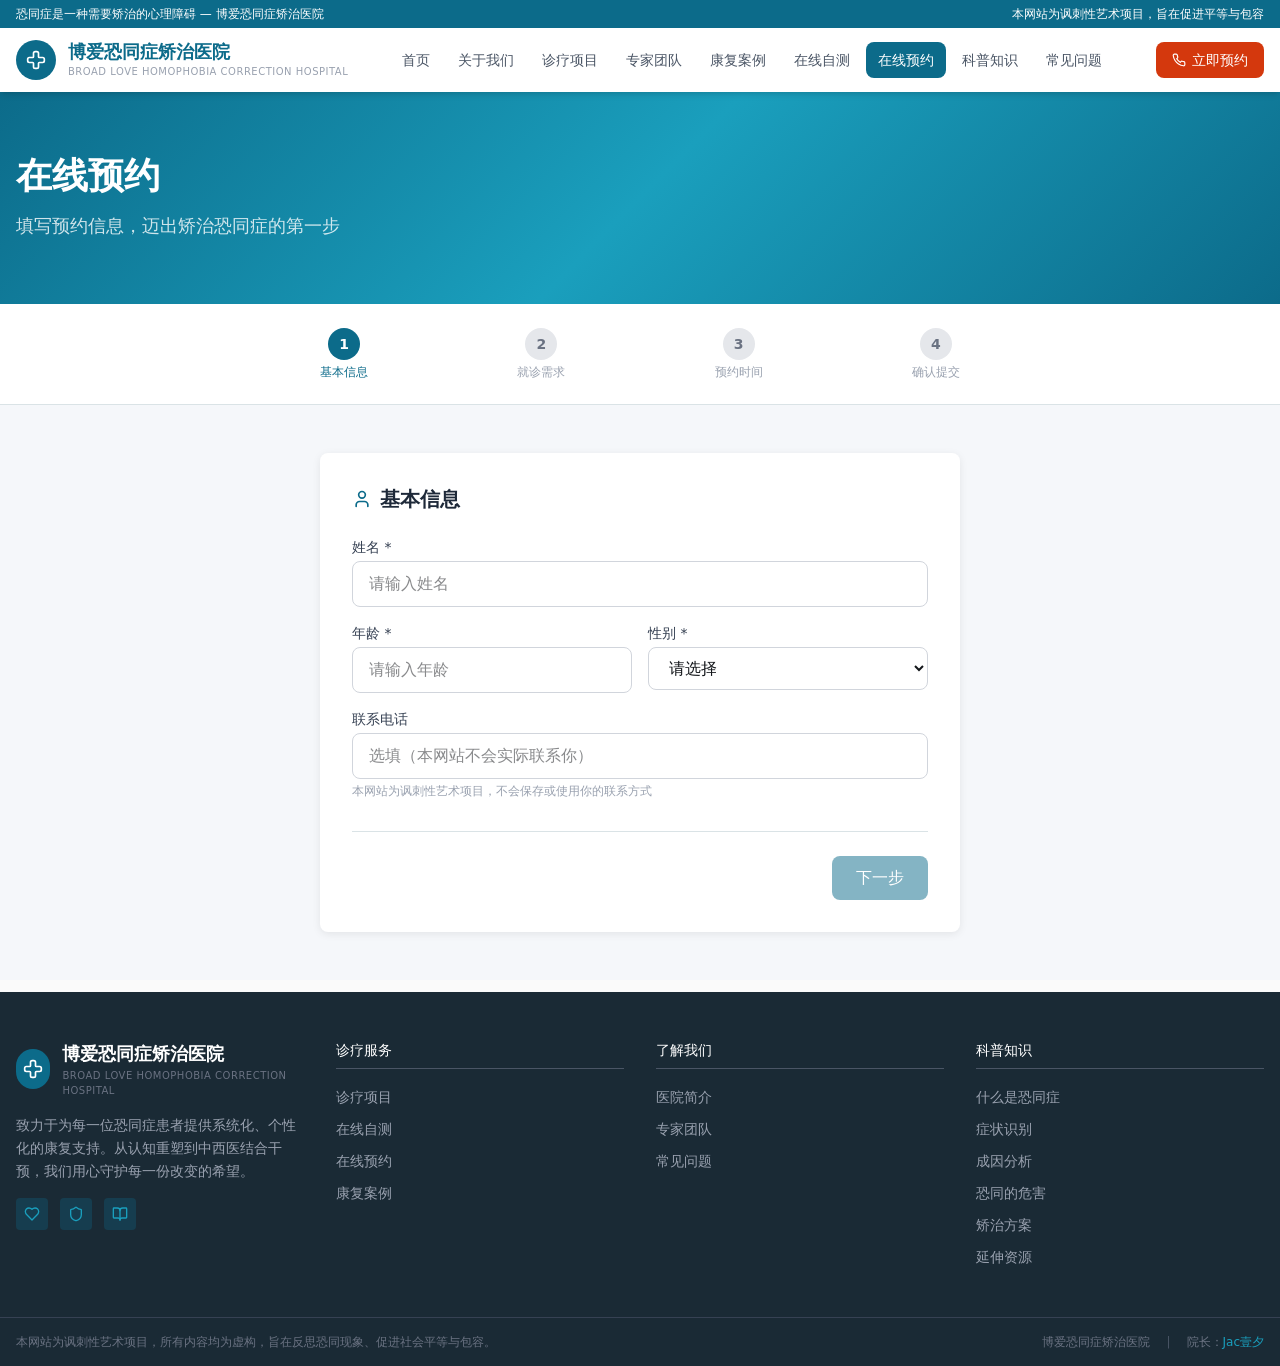
<file: appointment.html>
<!DOCTYPE html><!--6WH8tekET_M9Y4uHTCsks--><html data-inspector-line="24" data-inspector-column="4" data-inspector-relative-path="src/app/layout.tsx" lang="zh-CN"><head><meta charSet="utf-8"/><meta name="viewport" content="width=device-width, initial-scale=1"/><link rel="stylesheet" href="/_next/static/chunks/beda0bcbc62f148f.css" data-precedence="next"/><link rel="preload" as="script" fetchPriority="low" href="/_next/static/chunks/b5f247ff3a777ee7.js"/><script src="/_next/static/chunks/857aa47eca68a262.js" async=""></script><script src="/_next/static/chunks/f7449fa38bf85ee9.js" async=""></script><script src="/_next/static/chunks/b51dfed189347cde.js" async=""></script><script src="/_next/static/chunks/turbopack-59738f43092c4b35.js" async=""></script><script src="/_next/static/chunks/3faaa24893a51aea.js" async=""></script><script src="/_next/static/chunks/5e4f52e76b22dd56.js" async=""></script><script src="/_next/static/chunks/096d7bc7419a0e3d.js" async=""></script><script src="/_next/static/chunks/53aed37c0e94753e.js" async=""></script><script src="/_next/static/chunks/cc78a6418a564283.js" async=""></script><title>博爱恐同症矫治医院</title><meta name="description" content="博爱恐同症矫治医院 — 专注于恐同症的临床研究与系统矫治，采用中西医结合的综合干预方案，帮助患者重获包容与理解的能力。"/><script src="/_next/static/chunks/a6dad97d9634a72d.js" noModule=""></script></head><body data-inspector-line="25" data-inspector-column="6" data-inspector-relative-path="src/app/layout.tsx" class="antialiased"><div hidden=""><!--$--><!--/$--></div><header data-inspector-line="26" data-inspector-column="4" data-inspector-relative-path="src/components/layout/Header.tsx" class="sticky top-0 z-50 bg-white shadow-md"><div data-inspector-line="28" data-inspector-column="6" data-inspector-relative-path="src/components/layout/Header.tsx" class="bg-[#0C6B8A] text-white text-xs"><div data-inspector-line="29" data-inspector-column="8" data-inspector-relative-path="src/components/layout/Header.tsx" class="max-w-7xl mx-auto px-4 py-1.5 flex justify-between items-center"><span data-inspector-line="30" data-inspector-column="10" data-inspector-relative-path="src/components/layout/Header.tsx">恐同症是一种需要矫治的心理障碍 — 博爱恐同症矫治医院</span><span data-inspector-line="31" data-inspector-column="10" data-inspector-relative-path="src/components/layout/Header.tsx" class="hidden sm:inline">本网站为讽刺性艺术项目，旨在促进平等与包容</span></div></div><div data-inspector-line="36" data-inspector-column="6" data-inspector-relative-path="src/components/layout/Header.tsx" class="max-w-7xl mx-auto px-4"><div data-inspector-line="37" data-inspector-column="8" data-inspector-relative-path="src/components/layout/Header.tsx" class="flex items-center justify-between h-16"><a data-inspector-line="39" data-inspector-column="10" data-inspector-relative-path="src/components/layout/Header.tsx" class="flex items-center gap-3 shrink-0" href="/"><div data-inspector-line="40" data-inspector-column="12" data-inspector-relative-path="src/components/layout/Header.tsx" class="w-10 h-10 rounded-full bg-[#0C6B8A] flex items-center justify-center"><svg xmlns="http://www.w3.org/2000/svg" width="24" height="24" viewBox="0 0 24 24" fill="none" stroke="currentColor" stroke-width="2" stroke-linecap="round" stroke-linejoin="round" class="lucide lucide-cross w-5 h-5 text-white" data-inspector-line="41" data-inspector-column="14" data-inspector-relative-path="src/components/layout/Header.tsx"><path d="M4 9a2 2 0 0 0-2 2v2a2 2 0 0 0 2 2h4a1 1 0 0 1 1 1v4a2 2 0 0 0 2 2h2a2 2 0 0 0 2-2v-4a1 1 0 0 1 1-1h4a2 2 0 0 0 2-2v-2a2 2 0 0 0-2-2h-4a1 1 0 0 1-1-1V4a2 2 0 0 0-2-2h-2a2 2 0 0 0-2 2v4a1 1 0 0 1-1 1z"></path></svg></div><div data-inspector-line="43" data-inspector-column="12" data-inspector-relative-path="src/components/layout/Header.tsx" class="hidden sm:block"><div data-inspector-line="44" data-inspector-column="14" data-inspector-relative-path="src/components/layout/Header.tsx" class="font-bold text-[#0C6B8A] text-lg leading-tight">博爱恐同症矫治医院</div><div data-inspector-line="45" data-inspector-column="14" data-inspector-relative-path="src/components/layout/Header.tsx" class="text-[10px] text-gray-400 tracking-wider">BROAD LOVE HOMOPHOBIA CORRECTION HOSPITAL</div></div><div data-inspector-line="47" data-inspector-column="12" data-inspector-relative-path="src/components/layout/Header.tsx" class="sm:block md:hidden"><div data-inspector-line="48" data-inspector-column="14" data-inspector-relative-path="src/components/layout/Header.tsx" class="font-bold text-[#0C6B8A] text-sm leading-tight">博爱矫治医院</div></div></a><nav data-inspector-line="53" data-inspector-column="10" data-inspector-relative-path="src/components/layout/Header.tsx" class="hidden lg:flex items-center gap-1"><a data-inspector-line="55" data-inspector-column="14" data-inspector-relative-path="src/components/layout/Header.tsx" class="px-3 py-2 text-sm rounded-md transition-colors whitespace-nowrap text-gray-600 hover:text-[#0C6B8A] hover:bg-[#E8F4F8]" href="/">首页</a><a data-inspector-line="55" data-inspector-column="14" data-inspector-relative-path="src/components/layout/Header.tsx" class="px-3 py-2 text-sm rounded-md transition-colors whitespace-nowrap text-gray-600 hover:text-[#0C6B8A] hover:bg-[#E8F4F8]" href="/about">关于我们</a><a data-inspector-line="55" data-inspector-column="14" data-inspector-relative-path="src/components/layout/Header.tsx" class="px-3 py-2 text-sm rounded-md transition-colors whitespace-nowrap text-gray-600 hover:text-[#0C6B8A] hover:bg-[#E8F4F8]" href="/services">诊疗项目</a><a data-inspector-line="55" data-inspector-column="14" data-inspector-relative-path="src/components/layout/Header.tsx" class="px-3 py-2 text-sm rounded-md transition-colors whitespace-nowrap text-gray-600 hover:text-[#0C6B8A] hover:bg-[#E8F4F8]" href="/team">专家团队</a><a data-inspector-line="55" data-inspector-column="14" data-inspector-relative-path="src/components/layout/Header.tsx" class="px-3 py-2 text-sm rounded-md transition-colors whitespace-nowrap text-gray-600 hover:text-[#0C6B8A] hover:bg-[#E8F4F8]" href="/cases">康复案例</a><a data-inspector-line="55" data-inspector-column="14" data-inspector-relative-path="src/components/layout/Header.tsx" class="px-3 py-2 text-sm rounded-md transition-colors whitespace-nowrap text-gray-600 hover:text-[#0C6B8A] hover:bg-[#E8F4F8]" href="/assessment">在线自测</a><a data-inspector-line="55" data-inspector-column="14" data-inspector-relative-path="src/components/layout/Header.tsx" class="px-3 py-2 text-sm rounded-md transition-colors whitespace-nowrap bg-[#0C6B8A] text-white font-medium" href="/appointment">在线预约</a><a data-inspector-line="55" data-inspector-column="14" data-inspector-relative-path="src/components/layout/Header.tsx" class="px-3 py-2 text-sm rounded-md transition-colors whitespace-nowrap text-gray-600 hover:text-[#0C6B8A] hover:bg-[#E8F4F8]" href="/knowledge">科普知识</a><a data-inspector-line="55" data-inspector-column="14" data-inspector-relative-path="src/components/layout/Header.tsx" class="px-3 py-2 text-sm rounded-md transition-colors whitespace-nowrap text-gray-600 hover:text-[#0C6B8A] hover:bg-[#E8F4F8]" href="/faq">常见问题</a></nav><div data-inspector-line="71" data-inspector-column="10" data-inspector-relative-path="src/components/layout/Header.tsx" class="flex items-center gap-2"><a data-inspector-line="72" data-inspector-column="12" data-inspector-relative-path="src/components/layout/Header.tsx" class="hidden md:inline-flex items-center gap-1.5 bg-[#D4380D] text-white px-4 py-2 rounded-md text-sm font-medium hover:bg-[#B8320A] transition-colors" href="/appointment"><svg xmlns="http://www.w3.org/2000/svg" width="24" height="24" viewBox="0 0 24 24" fill="none" stroke="currentColor" stroke-width="2" stroke-linecap="round" stroke-linejoin="round" class="lucide lucide-phone w-3.5 h-3.5" data-inspector-line="76" data-inspector-column="14" data-inspector-relative-path="src/components/layout/Header.tsx"><path d="M22 16.92v3a2 2 0 0 1-2.18 2 19.79 19.79 0 0 1-8.63-3.07 19.5 19.5 0 0 1-6-6 19.79 19.79 0 0 1-3.07-8.67A2 2 0 0 1 4.11 2h3a2 2 0 0 1 2 1.72 12.84 12.84 0 0 0 .7 2.81 2 2 0 0 1-.45 2.11L8.09 9.91a16 16 0 0 0 6 6l1.27-1.27a2 2 0 0 1 2.11-.45 12.84 12.84 0 0 0 2.81.7A2 2 0 0 1 22 16.92z"></path></svg>立即预约</a><button data-inspector-line="79" data-inspector-column="12" data-inspector-relative-path="src/components/layout/Header.tsx" class="lg:hidden p-2 text-gray-600 hover:text-[#0C6B8A]" aria-label="切换菜单"><svg xmlns="http://www.w3.org/2000/svg" width="24" height="24" viewBox="0 0 24 24" fill="none" stroke="currentColor" stroke-width="2" stroke-linecap="round" stroke-linejoin="round" class="lucide lucide-menu w-6 h-6" data-inspector-line="84" data-inspector-column="56" data-inspector-relative-path="src/components/layout/Header.tsx"><line x1="4" x2="20" y1="12" y2="12"></line><line x1="4" x2="20" y1="6" y2="6"></line><line x1="4" x2="20" y1="18" y2="18"></line></svg></button></div></div></div></header><main data-inspector-line="28" data-inspector-column="8" data-inspector-relative-path="src/app/layout.tsx" class="min-h-screen"><div data-inspector-line="135" data-inspector-column="4" data-inspector-relative-path="src/app/appointment/page.tsx"><section data-inspector-line="137" data-inspector-column="6" data-inspector-relative-path="src/app/appointment/page.tsx" class="medical-gradient text-white py-16"><div data-inspector-line="138" data-inspector-column="8" data-inspector-relative-path="src/app/appointment/page.tsx" class="max-w-7xl mx-auto px-4"><h1 data-inspector-line="139" data-inspector-column="10" data-inspector-relative-path="src/app/appointment/page.tsx" class="text-4xl font-bold mb-4">在线预约</h1><p data-inspector-line="140" data-inspector-column="10" data-inspector-relative-path="src/app/appointment/page.tsx" class="text-white/80 text-lg max-w-2xl">填写预约信息，迈出矫治恐同症的第一步</p></div></section><section data-inspector-line="147" data-inspector-column="6" data-inspector-relative-path="src/app/appointment/page.tsx" class="bg-white border-b py-6"><div data-inspector-line="148" data-inspector-column="8" data-inspector-relative-path="src/app/appointment/page.tsx" class="max-w-2xl mx-auto px-4"><div data-inspector-line="149" data-inspector-column="10" data-inspector-relative-path="src/app/appointment/page.tsx" class="flex items-center justify-between"><div data-inspector-line="156" data-inspector-column="14" data-inspector-relative-path="src/app/appointment/page.tsx" class="flex items-center"><div data-inspector-line="157" data-inspector-column="16" data-inspector-relative-path="src/app/appointment/page.tsx" class="flex flex-col items-center"><div data-inspector-line="158" data-inspector-column="18" data-inspector-relative-path="src/app/appointment/page.tsx" class="w-8 h-8 rounded-full flex items-center justify-center text-sm font-bold bg-[#0C6B8A] text-white">1</div><span data-inspector-line="163" data-inspector-column="18" data-inspector-relative-path="src/app/appointment/page.tsx" class="text-xs mt-1 text-[#0C6B8A] font-medium">基本信息</span></div><div data-inspector-line="167" data-inspector-column="26" data-inspector-relative-path="src/app/appointment/page.tsx" class="flex-1 h-0.5 mx-2 bg-gray-200"></div></div><div data-inspector-line="156" data-inspector-column="14" data-inspector-relative-path="src/app/appointment/page.tsx" class="flex items-center"><div data-inspector-line="157" data-inspector-column="16" data-inspector-relative-path="src/app/appointment/page.tsx" class="flex flex-col items-center"><div data-inspector-line="158" data-inspector-column="18" data-inspector-relative-path="src/app/appointment/page.tsx" class="w-8 h-8 rounded-full flex items-center justify-center text-sm font-bold bg-gray-200 text-gray-500">2</div><span data-inspector-line="163" data-inspector-column="18" data-inspector-relative-path="src/app/appointment/page.tsx" class="text-xs mt-1 text-gray-400">就诊需求</span></div><div data-inspector-line="167" data-inspector-column="26" data-inspector-relative-path="src/app/appointment/page.tsx" class="flex-1 h-0.5 mx-2 bg-gray-200"></div></div><div data-inspector-line="156" data-inspector-column="14" data-inspector-relative-path="src/app/appointment/page.tsx" class="flex items-center"><div data-inspector-line="157" data-inspector-column="16" data-inspector-relative-path="src/app/appointment/page.tsx" class="flex flex-col items-center"><div data-inspector-line="158" data-inspector-column="18" data-inspector-relative-path="src/app/appointment/page.tsx" class="w-8 h-8 rounded-full flex items-center justify-center text-sm font-bold bg-gray-200 text-gray-500">3</div><span data-inspector-line="163" data-inspector-column="18" data-inspector-relative-path="src/app/appointment/page.tsx" class="text-xs mt-1 text-gray-400">预约时间</span></div><div data-inspector-line="167" data-inspector-column="26" data-inspector-relative-path="src/app/appointment/page.tsx" class="flex-1 h-0.5 mx-2 bg-gray-200"></div></div><div data-inspector-line="156" data-inspector-column="14" data-inspector-relative-path="src/app/appointment/page.tsx" class="flex items-center"><div data-inspector-line="157" data-inspector-column="16" data-inspector-relative-path="src/app/appointment/page.tsx" class="flex flex-col items-center"><div data-inspector-line="158" data-inspector-column="18" data-inspector-relative-path="src/app/appointment/page.tsx" class="w-8 h-8 rounded-full flex items-center justify-center text-sm font-bold bg-gray-200 text-gray-500">4</div><span data-inspector-line="163" data-inspector-column="18" data-inspector-relative-path="src/app/appointment/page.tsx" class="text-xs mt-1 text-gray-400">确认提交</span></div></div></div></div></section><section data-inspector-line="175" data-inspector-column="6" data-inspector-relative-path="src/app/appointment/page.tsx" class="bg-[#F5F7FA] py-12"><div data-inspector-line="176" data-inspector-column="8" data-inspector-relative-path="src/app/appointment/page.tsx" class="max-w-2xl mx-auto px-4"><div data-inspector-line="177" data-inspector-column="10" data-inspector-relative-path="src/app/appointment/page.tsx" class="medical-card p-8"><div data-inspector-line="180" data-inspector-column="14" data-inspector-relative-path="src/app/appointment/page.tsx"><h2 data-inspector-line="181" data-inspector-column="16" data-inspector-relative-path="src/app/appointment/page.tsx" class="text-xl font-bold text-gray-800 mb-6 flex items-center gap-2"><svg xmlns="http://www.w3.org/2000/svg" width="24" height="24" viewBox="0 0 24 24" fill="none" stroke="currentColor" stroke-width="2" stroke-linecap="round" stroke-linejoin="round" class="lucide lucide-user w-5 h-5 text-[#0C6B8A]" data-inspector-line="182" data-inspector-column="18" data-inspector-relative-path="src/app/appointment/page.tsx"><path d="M19 21v-2a4 4 0 0 0-4-4H9a4 4 0 0 0-4 4v2"></path><circle cx="12" cy="7" r="4"></circle></svg>基本信息</h2><div data-inspector-line="185" data-inspector-column="16" data-inspector-relative-path="src/app/appointment/page.tsx" class="space-y-4"><div data-inspector-line="186" data-inspector-column="18" data-inspector-relative-path="src/app/appointment/page.tsx"><label data-inspector-line="187" data-inspector-column="20" data-inspector-relative-path="src/app/appointment/page.tsx" class="block text-sm font-medium text-gray-700 mb-1">姓名 *</label><input data-inspector-line="188" data-inspector-column="20" data-inspector-relative-path="src/app/appointment/page.tsx" type="text" placeholder="请输入姓名" class="w-full px-4 py-2.5 border border-gray-300 rounded-md focus:outline-none focus:ring-2 focus:ring-[#0C6B8A] focus:border-transparent" value=""/></div><div data-inspector-line="196" data-inspector-column="18" data-inspector-relative-path="src/app/appointment/page.tsx" class="grid grid-cols-2 gap-4"><div data-inspector-line="197" data-inspector-column="20" data-inspector-relative-path="src/app/appointment/page.tsx"><label data-inspector-line="198" data-inspector-column="22" data-inspector-relative-path="src/app/appointment/page.tsx" class="block text-sm font-medium text-gray-700 mb-1">年龄 *</label><input data-inspector-line="199" data-inspector-column="22" data-inspector-relative-path="src/app/appointment/page.tsx" type="number" placeholder="请输入年龄" class="w-full px-4 py-2.5 border border-gray-300 rounded-md focus:outline-none focus:ring-2 focus:ring-[#0C6B8A] focus:border-transparent" value=""/></div><div data-inspector-line="207" data-inspector-column="20" data-inspector-relative-path="src/app/appointment/page.tsx"><label data-inspector-line="208" data-inspector-column="22" data-inspector-relative-path="src/app/appointment/page.tsx" class="block text-sm font-medium text-gray-700 mb-1">性别 *</label><select data-inspector-line="209" data-inspector-column="22" data-inspector-relative-path="src/app/appointment/page.tsx" class="w-full px-4 py-2.5 border border-gray-300 rounded-md focus:outline-none focus:ring-2 focus:ring-[#0C6B8A] focus:border-transparent"><option data-inspector-line="214" data-inspector-column="24" data-inspector-relative-path="src/app/appointment/page.tsx" value="" selected="">请选择</option><option data-inspector-line="215" data-inspector-column="24" data-inspector-relative-path="src/app/appointment/page.tsx" value="male">男</option><option data-inspector-line="216" data-inspector-column="24" data-inspector-relative-path="src/app/appointment/page.tsx" value="female">女</option><option data-inspector-line="217" data-inspector-column="24" data-inspector-relative-path="src/app/appointment/page.tsx" value="other">其他</option></select></div></div><div data-inspector-line="221" data-inspector-column="18" data-inspector-relative-path="src/app/appointment/page.tsx"><label data-inspector-line="222" data-inspector-column="20" data-inspector-relative-path="src/app/appointment/page.tsx" class="block text-sm font-medium text-gray-700 mb-1">联系电话</label><input data-inspector-line="223" data-inspector-column="20" data-inspector-relative-path="src/app/appointment/page.tsx" type="tel" placeholder="选填（本网站不会实际联系你）" class="w-full px-4 py-2.5 border border-gray-300 rounded-md focus:outline-none focus:ring-2 focus:ring-[#0C6B8A] focus:border-transparent" value=""/><p data-inspector-line="230" data-inspector-column="20" data-inspector-relative-path="src/app/appointment/page.tsx" class="text-xs text-gray-400 mt-1">本网站为讽刺性艺术项目，不会保存或使用你的联系方式</p></div></div></div><div data-inspector-line="381" data-inspector-column="12" data-inspector-relative-path="src/app/appointment/page.tsx" class="flex justify-between mt-8 pt-6 border-t"><div data-inspector-line="390" data-inspector-column="16" data-inspector-relative-path="src/app/appointment/page.tsx"></div><button data-inspector-line="393" data-inspector-column="16" data-inspector-relative-path="src/app/appointment/page.tsx" disabled="" class="px-6 py-2.5 bg-[#0C6B8A] text-white rounded-md hover:bg-[#0A5A73] transition-colors disabled:opacity-50 disabled:cursor-not-allowed">下一步</button></div></div></div></section></div><!--$--><!--/$--></main><footer data-inspector-line="37" data-inspector-column="4" data-inspector-relative-path="src/components/layout/Footer.tsx" class="bg-[#1A2A35] text-gray-300"><div data-inspector-line="39" data-inspector-column="6" data-inspector-relative-path="src/components/layout/Footer.tsx" class="max-w-7xl mx-auto px-4 py-12"><div data-inspector-line="40" data-inspector-column="8" data-inspector-relative-path="src/components/layout/Footer.tsx" class="grid grid-cols-1 md:grid-cols-2 lg:grid-cols-4 gap-8"><div data-inspector-line="42" data-inspector-column="10" data-inspector-relative-path="src/components/layout/Footer.tsx"><div data-inspector-line="43" data-inspector-column="12" data-inspector-relative-path="src/components/layout/Footer.tsx" class="flex items-center gap-3 mb-4"><div data-inspector-line="44" data-inspector-column="14" data-inspector-relative-path="src/components/layout/Footer.tsx" class="w-10 h-10 rounded-full bg-[#0C6B8A] flex items-center justify-center"><svg xmlns="http://www.w3.org/2000/svg" width="24" height="24" viewBox="0 0 24 24" fill="none" stroke="currentColor" stroke-width="2" stroke-linecap="round" stroke-linejoin="round" class="lucide lucide-cross w-5 h-5 text-white" data-inspector-line="45" data-inspector-column="16" data-inspector-relative-path="src/components/layout/Footer.tsx"><path d="M4 9a2 2 0 0 0-2 2v2a2 2 0 0 0 2 2h4a1 1 0 0 1 1 1v4a2 2 0 0 0 2 2h2a2 2 0 0 0 2-2v-4a1 1 0 0 1 1-1h4a2 2 0 0 0 2-2v-2a2 2 0 0 0-2-2h-4a1 1 0 0 1-1-1V4a2 2 0 0 0-2-2h-2a2 2 0 0 0-2 2v4a1 1 0 0 1-1 1z"></path></svg></div><div data-inspector-line="47" data-inspector-column="14" data-inspector-relative-path="src/components/layout/Footer.tsx"><div data-inspector-line="48" data-inspector-column="16" data-inspector-relative-path="src/components/layout/Footer.tsx" class="font-bold text-white text-lg">博爱恐同症矫治医院</div><div data-inspector-line="49" data-inspector-column="16" data-inspector-relative-path="src/components/layout/Footer.tsx" class="text-[10px] text-gray-500 tracking-wider">BROAD LOVE HOMOPHOBIA CORRECTION HOSPITAL</div></div></div><p data-inspector-line="52" data-inspector-column="12" data-inspector-relative-path="src/components/layout/Footer.tsx" class="text-sm text-gray-400 leading-relaxed mb-4">致力于为每一位恐同症患者提供系统化、个性化的康复支持。从认知重塑到中西医结合干预，我们用心守护每一份改变的希望。</p><div data-inspector-line="55" data-inspector-column="12" data-inspector-relative-path="src/components/layout/Footer.tsx" class="flex gap-3"><div data-inspector-line="56" data-inspector-column="14" data-inspector-relative-path="src/components/layout/Footer.tsx" class="w-8 h-8 rounded bg-[#0C6B8A]/30 flex items-center justify-center"><svg xmlns="http://www.w3.org/2000/svg" width="24" height="24" viewBox="0 0 24 24" fill="none" stroke="currentColor" stroke-width="2" stroke-linecap="round" stroke-linejoin="round" class="lucide lucide-heart w-4 h-4 text-[#1A9FBD]" data-inspector-line="57" data-inspector-column="16" data-inspector-relative-path="src/components/layout/Footer.tsx"><path d="M19 14c1.49-1.46 3-3.21 3-5.5A5.5 5.5 0 0 0 16.5 3c-1.76 0-3 .5-4.5 2-1.5-1.5-2.74-2-4.5-2A5.5 5.5 0 0 0 2 8.5c0 2.3 1.5 4.05 3 5.5l7 7Z"></path></svg></div><div data-inspector-line="59" data-inspector-column="14" data-inspector-relative-path="src/components/layout/Footer.tsx" class="w-8 h-8 rounded bg-[#0C6B8A]/30 flex items-center justify-center"><svg xmlns="http://www.w3.org/2000/svg" width="24" height="24" viewBox="0 0 24 24" fill="none" stroke="currentColor" stroke-width="2" stroke-linecap="round" stroke-linejoin="round" class="lucide lucide-shield w-4 h-4 text-[#1A9FBD]" data-inspector-line="60" data-inspector-column="16" data-inspector-relative-path="src/components/layout/Footer.tsx"><path d="M20 13c0 5-3.5 7.5-7.66 8.95a1 1 0 0 1-.67-.01C7.5 20.5 4 18 4 13V6a1 1 0 0 1 1-1c2 0 4.5-1.2 6.24-2.72a1.17 1.17 0 0 1 1.52 0C14.51 3.81 17 5 19 5a1 1 0 0 1 1 1z"></path></svg></div><div data-inspector-line="62" data-inspector-column="14" data-inspector-relative-path="src/components/layout/Footer.tsx" class="w-8 h-8 rounded bg-[#0C6B8A]/30 flex items-center justify-center"><svg xmlns="http://www.w3.org/2000/svg" width="24" height="24" viewBox="0 0 24 24" fill="none" stroke="currentColor" stroke-width="2" stroke-linecap="round" stroke-linejoin="round" class="lucide lucide-book-open w-4 h-4 text-[#1A9FBD]" data-inspector-line="63" data-inspector-column="16" data-inspector-relative-path="src/components/layout/Footer.tsx"><path d="M12 7v14"></path><path d="M3 18a1 1 0 0 1-1-1V4a1 1 0 0 1 1-1h5a4 4 0 0 1 4 4 4 4 0 0 1 4-4h5a1 1 0 0 1 1 1v13a1 1 0 0 1-1 1h-6a3 3 0 0 0-3 3 3 3 0 0 0-3-3z"></path></svg></div></div></div><div data-inspector-line="70" data-inspector-column="12" data-inspector-relative-path="src/components/layout/Footer.tsx"><h3 data-inspector-line="71" data-inspector-column="14" data-inspector-relative-path="src/components/layout/Footer.tsx" class="text-white font-medium text-sm mb-4 border-b border-gray-600 pb-2">诊疗服务</h3><ul data-inspector-line="74" data-inspector-column="14" data-inspector-relative-path="src/components/layout/Footer.tsx" class="space-y-2"><li data-inspector-line="76" data-inspector-column="18" data-inspector-relative-path="src/components/layout/Footer.tsx"><a data-inspector-line="77" data-inspector-column="20" data-inspector-relative-path="src/components/layout/Footer.tsx" class="text-sm text-gray-400 hover:text-[#1A9FBD] transition-colors" href="/services">诊疗项目</a></li><li data-inspector-line="76" data-inspector-column="18" data-inspector-relative-path="src/components/layout/Footer.tsx"><a data-inspector-line="77" data-inspector-column="20" data-inspector-relative-path="src/components/layout/Footer.tsx" class="text-sm text-gray-400 hover:text-[#1A9FBD] transition-colors" href="/assessment">在线自测</a></li><li data-inspector-line="76" data-inspector-column="18" data-inspector-relative-path="src/components/layout/Footer.tsx"><a data-inspector-line="77" data-inspector-column="20" data-inspector-relative-path="src/components/layout/Footer.tsx" class="text-sm text-gray-400 hover:text-[#1A9FBD] transition-colors" href="/appointment">在线预约</a></li><li data-inspector-line="76" data-inspector-column="18" data-inspector-relative-path="src/components/layout/Footer.tsx"><a data-inspector-line="77" data-inspector-column="20" data-inspector-relative-path="src/components/layout/Footer.tsx" class="text-sm text-gray-400 hover:text-[#1A9FBD] transition-colors" href="/cases">康复案例</a></li></ul></div><div data-inspector-line="70" data-inspector-column="12" data-inspector-relative-path="src/components/layout/Footer.tsx"><h3 data-inspector-line="71" data-inspector-column="14" data-inspector-relative-path="src/components/layout/Footer.tsx" class="text-white font-medium text-sm mb-4 border-b border-gray-600 pb-2">了解我们</h3><ul data-inspector-line="74" data-inspector-column="14" data-inspector-relative-path="src/components/layout/Footer.tsx" class="space-y-2"><li data-inspector-line="76" data-inspector-column="18" data-inspector-relative-path="src/components/layout/Footer.tsx"><a data-inspector-line="77" data-inspector-column="20" data-inspector-relative-path="src/components/layout/Footer.tsx" class="text-sm text-gray-400 hover:text-[#1A9FBD] transition-colors" href="/about">医院简介</a></li><li data-inspector-line="76" data-inspector-column="18" data-inspector-relative-path="src/components/layout/Footer.tsx"><a data-inspector-line="77" data-inspector-column="20" data-inspector-relative-path="src/components/layout/Footer.tsx" class="text-sm text-gray-400 hover:text-[#1A9FBD] transition-colors" href="/team">专家团队</a></li><li data-inspector-line="76" data-inspector-column="18" data-inspector-relative-path="src/components/layout/Footer.tsx"><a data-inspector-line="77" data-inspector-column="20" data-inspector-relative-path="src/components/layout/Footer.tsx" class="text-sm text-gray-400 hover:text-[#1A9FBD] transition-colors" href="/faq">常见问题</a></li></ul></div><div data-inspector-line="70" data-inspector-column="12" data-inspector-relative-path="src/components/layout/Footer.tsx"><h3 data-inspector-line="71" data-inspector-column="14" data-inspector-relative-path="src/components/layout/Footer.tsx" class="text-white font-medium text-sm mb-4 border-b border-gray-600 pb-2">科普知识</h3><ul data-inspector-line="74" data-inspector-column="14" data-inspector-relative-path="src/components/layout/Footer.tsx" class="space-y-2"><li data-inspector-line="76" data-inspector-column="18" data-inspector-relative-path="src/components/layout/Footer.tsx"><a data-inspector-line="77" data-inspector-column="20" data-inspector-relative-path="src/components/layout/Footer.tsx" class="text-sm text-gray-400 hover:text-[#1A9FBD] transition-colors" href="/knowledge#overview">什么是恐同症</a></li><li data-inspector-line="76" data-inspector-column="18" data-inspector-relative-path="src/components/layout/Footer.tsx"><a data-inspector-line="77" data-inspector-column="20" data-inspector-relative-path="src/components/layout/Footer.tsx" class="text-sm text-gray-400 hover:text-[#1A9FBD] transition-colors" href="/knowledge#symptoms">症状识别</a></li><li data-inspector-line="76" data-inspector-column="18" data-inspector-relative-path="src/components/layout/Footer.tsx"><a data-inspector-line="77" data-inspector-column="20" data-inspector-relative-path="src/components/layout/Footer.tsx" class="text-sm text-gray-400 hover:text-[#1A9FBD] transition-colors" href="/knowledge#causes">成因分析</a></li><li data-inspector-line="76" data-inspector-column="18" data-inspector-relative-path="src/components/layout/Footer.tsx"><a data-inspector-line="77" data-inspector-column="20" data-inspector-relative-path="src/components/layout/Footer.tsx" class="text-sm text-gray-400 hover:text-[#1A9FBD] transition-colors" href="/knowledge#harm">恐同的危害</a></li><li data-inspector-line="76" data-inspector-column="18" data-inspector-relative-path="src/components/layout/Footer.tsx"><a data-inspector-line="77" data-inspector-column="20" data-inspector-relative-path="src/components/layout/Footer.tsx" class="text-sm text-gray-400 hover:text-[#1A9FBD] transition-colors" href="/knowledge#prevention">矫治方案</a></li><li data-inspector-line="76" data-inspector-column="18" data-inspector-relative-path="src/components/layout/Footer.tsx"><a data-inspector-line="77" data-inspector-column="20" data-inspector-relative-path="src/components/layout/Footer.tsx" class="text-sm text-gray-400 hover:text-[#1A9FBD] transition-colors" href="/knowledge#resources">延伸资源</a></li></ul></div></div></div><div data-inspector-line="92" data-inspector-column="6" data-inspector-relative-path="src/components/layout/Footer.tsx" class="border-t border-gray-700"><div data-inspector-line="93" data-inspector-column="8" data-inspector-relative-path="src/components/layout/Footer.tsx" class="max-w-7xl mx-auto px-4 py-4 flex flex-col sm:flex-row justify-between items-center gap-2"><p data-inspector-line="94" data-inspector-column="10" data-inspector-relative-path="src/components/layout/Footer.tsx" class="text-xs text-gray-500">本网站为讽刺性艺术项目，所有内容均为虚构，旨在反思恐同现象、促进社会平等与包容。</p><p data-inspector-line="97" data-inspector-column="10" data-inspector-relative-path="src/components/layout/Footer.tsx" class="text-xs text-gray-500 text-right">博爱恐同症矫治医院<span data-inspector-line="98" data-inspector-column="21" data-inspector-relative-path="src/components/layout/Footer.tsx" class="mx-4 text-gray-600">|</span>院长：<a data-inspector-line="98" data-inspector-column="69" data-inspector-relative-path="src/components/layout/Footer.tsx" href="https://space.bilibili.com/512776074" target="_blank" rel="noopener noreferrer" class="text-[#1A9FBD] hover:text-white transition-colors">Jac壹夕</a></p></div></div></footer><script src="/_next/static/chunks/b5f247ff3a777ee7.js" id="_R_" async=""></script><script>(self.__next_f=self.__next_f||[]).push([0])</script><script>self.__next_f.push([1,"1:\"$Sreact.fragment\"\n2:I[43116,[\"/_next/static/chunks/3faaa24893a51aea.js\",\"/_next/static/chunks/5e4f52e76b22dd56.js\"],\"Inspector\"]\n3:I[39422,[\"/_next/static/chunks/3faaa24893a51aea.js\",\"/_next/static/chunks/5e4f52e76b22dd56.js\"],\"default\"]\n4:I[20365,[\"/_next/static/chunks/096d7bc7419a0e3d.js\",\"/_next/static/chunks/53aed37c0e94753e.js\"],\"default\"]\n5:I[52526,[\"/_next/static/chunks/096d7bc7419a0e3d.js\",\"/_next/static/chunks/53aed37c0e94753e.js\"],\"default\"]\n10:I[67833,[\"/_next/static/chunks/096d7bc7419a0e3d.js\",\"/_next/static/chunks/53aed37c0e94753e.js\"],\"default\"]\n:HL[\"/_next/static/chunks/beda0bcbc62f148f.css\",\"style\"]\n"])</script><script>self.__next_f.push([1,"0:{\"P\":null,\"b\":\"6WH8tekET-M9Y4uHTCsks\",\"c\":[\"\",\"appointment\"],\"q\":\"\",\"i\":false,\"f\":[[[\"\",{\"children\":[\"appointment\",{\"children\":[\"__PAGE__\",{}]}]},\"$undefined\",\"$undefined\",true],[[\"$\",\"$1\",\"c\",{\"children\":[[[\"$\",\"link\",\"0\",{\"rel\":\"stylesheet\",\"href\":\"/_next/static/chunks/beda0bcbc62f148f.css\",\"precedence\":\"next\",\"crossOrigin\":\"$undefined\",\"nonce\":\"$undefined\"}],[\"$\",\"script\",\"script-0\",{\"src\":\"/_next/static/chunks/3faaa24893a51aea.js\",\"async\":true,\"nonce\":\"$undefined\"}],[\"$\",\"script\",\"script-1\",{\"src\":\"/_next/static/chunks/5e4f52e76b22dd56.js\",\"async\":true,\"nonce\":\"$undefined\"}]],[\"$\",\"html\",null,{\"data-inspector-line\":\"24\",\"data-inspector-column\":\"4\",\"data-inspector-relative-path\":\"src/app/layout.tsx\",\"lang\":\"zh-CN\",\"children\":[\"$\",\"body\",null,{\"data-inspector-line\":\"25\",\"data-inspector-column\":\"6\",\"data-inspector-relative-path\":\"src/app/layout.tsx\",\"className\":\"antialiased\",\"children\":[[\"$\",\"$L2\",null,{\"data-inspector-line\":\"26\",\"data-inspector-column\":\"18\",\"data-inspector-relative-path\":\"src/app/layout.tsx\"}],[\"$\",\"$L3\",null,{\"data-inspector-line\":\"27\",\"data-inspector-column\":\"8\",\"data-inspector-relative-path\":\"src/app/layout.tsx\"}],[\"$\",\"main\",null,{\"data-inspector-line\":\"28\",\"data-inspector-column\":\"8\",\"data-inspector-relative-path\":\"src/app/layout.tsx\",\"className\":\"min-h-screen\",\"children\":[\"$\",\"$L4\",null,{\"parallelRouterKey\":\"children\",\"error\":\"$undefined\",\"errorStyles\":\"$undefined\",\"errorScripts\":\"$undefined\",\"template\":[\"$\",\"$L5\",null,{}],\"templateStyles\":\"$undefined\",\"templateScripts\":\"$undefined\",\"notFound\":[[[\"$\",\"title\",null,{\"children\":\"404: This page could not be found.\"}],[\"$\",\"div\",null,{\"style\":{\"fontFamily\":\"system-ui,\\\"Segoe UI\\\",Roboto,Helvetica,Arial,sans-serif,\\\"Apple Color Emoji\\\",\\\"Segoe UI Emoji\\\"\",\"height\":\"100vh\",\"textAlign\":\"center\",\"display\":\"flex\",\"flexDirection\":\"column\",\"alignItems\":\"center\",\"justifyContent\":\"center\"},\"children\":[\"$\",\"div\",null,{\"children\":[[\"$\",\"style\",null,{\"dangerouslySetInnerHTML\":{\"__html\":\"body{color:#000;background:#fff;margin:0}.next-error-h1{border-right:1px solid rgba(0,0,0,.3)}@media (prefers-color-scheme:dark){body{color:#fff;background:#000}.next-error-h1{border-right:1px solid rgba(255,255,255,.3)}}\"}}],[\"$\",\"h1\",null,{\"className\":\"next-error-h1\",\"style\":{\"display\":\"inline-block\",\"margin\":\"0 20px 0 0\",\"padding\":\"0 23px 0 0\",\"fontSize\":24,\"fontWeight\":500,\"verticalAlign\":\"top\",\"lineHeight\":\"49px\"},\"children\":404}],[\"$\",\"div\",null,{\"style\":{\"display\":\"inline-block\"},\"children\":[\"$\",\"h2\",null,{\"style\":{\"fontSize\":14,\"fontWeight\":400,\"lineHeight\":\"49px\",\"margin\":0},\"children\":\"This page could not be found.\"}]}]]}]}]],[]],\"forbidden\":\"$undefined\",\"unauthorized\":\"$undefined\"}]}],[\"$\",\"footer\",null,{\"data-inspector-line\":\"37\",\"data-inspector-column\":\"4\",\"data-inspector-relative-path\":\"src/components/layout/Footer.tsx\",\"className\":\"bg-[#1A2A35] text-gray-300\",\"children\":[[\"$\",\"div\",null,{\"data-inspector-line\":\"39\",\"data-inspector-column\":\"6\",\"data-inspector-relative-path\":\"src/components/layout/Footer.tsx\",\"className\":\"max-w-7xl mx-auto px-4 py-12\",\"children\":[\"$\",\"div\",null,{\"data-inspector-line\":\"40\",\"data-inspector-column\":\"8\",\"data-inspector-relative-path\":\"src/components/layout/Footer.tsx\",\"className\":\"grid grid-cols-1 md:grid-cols-2 lg:grid-cols-4 gap-8\",\"children\":[[\"$\",\"div\",null,{\"data-inspector-line\":\"42\",\"data-inspector-column\":\"10\",\"data-inspector-relative-path\":\"src/components/layout/Footer.tsx\",\"children\":[[\"$\",\"div\",null,{\"data-inspector-line\":\"43\",\"data-inspector-column\":\"12\",\"data-inspector-relative-path\":\"src/components/layout/Footer.tsx\",\"className\":\"flex items-center gap-3 mb-4\",\"children\":[[\"$\",\"div\",null,{\"data-inspector-line\":\"44\",\"data-inspector-column\":\"14\",\"data-inspector-relative-path\":\"src/components/layout/Footer.tsx\",\"className\":\"w-10 h-10 rounded-full bg-[#0C6B8A] flex items-center justify-center\",\"children\":[\"$\",\"svg\",null,{\"ref\":\"$undefined\",\"xmlns\":\"http://www.w3.org/2000/svg\",\"width\":24,\"height\":24,\"viewBox\":\"0 0 24 24\",\"fill\":\"none\",\"stroke\":\"currentColor\",\"strokeWidth\":2,\"strokeLinecap\":\"round\",\"strokeLinejoin\":\"round\",\"className\":\"lucide lucide-cross w-5 h-5 text-white\",\"data-inspector-line\":\"45\",\"data-inspector-column\":\"16\",\"data-inspector-relative-path\":\"src/components/layout/Footer.tsx\",\"children\":[[\"$\",\"path\",\"1xbrqy\",{\"d\":\"M4 9a2 2 0 0 0-2 2v2a2 2 0 0 0 2 2h4a1 1 0 0 1 1 1v4a2 2 0 0 0 2 2h2a2 2 0 0 0 2-2v-4a1 1 0 0 1 1-1h4a2 2 0 0 0 2-2v-2a2 2 0 0 0-2-2h-4a1 1 0 0 1-1-1V4a2 2 0 0 0-2-2h-2a2 2 0 0 0-2 2v4a1 1 0 0 1-1 1z\"}],\"$undefined\"]}]}],\"$L6\"]}],\"$L7\",\"$L8\"]}],[\"$L9\",\"$La\",\"$Lb\"]]}]}],\"$Lc\"]}]]}]}]]}],{\"children\":[\"$Ld\",{\"children\":[\"$Le\",{},null,false,false]},null,false,false]},null,false,false],\"$Lf\",false]],\"m\":\"$undefined\",\"G\":[\"$10\",[]],\"S\":true}\n"])</script><script>self.__next_f.push([1,"11:I[98861,[\"/_next/static/chunks/3faaa24893a51aea.js\",\"/_next/static/chunks/5e4f52e76b22dd56.js\"],\"\"]\n12:I[5839,[\"/_next/static/chunks/096d7bc7419a0e3d.js\",\"/_next/static/chunks/53aed37c0e94753e.js\"],\"ClientPageRoot\"]\n13:I[85850,[\"/_next/static/chunks/3faaa24893a51aea.js\",\"/_next/static/chunks/5e4f52e76b22dd56.js\",\"/_next/static/chunks/cc78a6418a564283.js\"],\"default\"]\n16:I[96118,[\"/_next/static/chunks/096d7bc7419a0e3d.js\",\"/_next/static/chunks/53aed37c0e94753e.js\"],\"OutletBoundary\"]\n17:\"$Sreact.suspense\"\n19:I[96118,[\"/_next/static/chunks/096d7bc7419a0e3d.js\",\"/_next/static/chunks/53aed37c0e94753e.js\"],\"ViewportBoundary\"]\n1b:I[96118,[\"/_next/static/chunks/096d7bc7419a0e3d.js\",\"/_next/static/chunks/53aed37c0e94753e.js\"],\"MetadataBoundary\"]\n6:[\"$\",\"div\",null,{\"data-inspector-line\":\"47\",\"data-inspector-column\":\"14\",\"data-inspector-relative-path\":\"src/components/layout/Footer.tsx\",\"children\":[[\"$\",\"div\",null,{\"data-inspector-line\":\"48\",\"data-inspector-column\":\"16\",\"data-inspector-relative-path\":\"src/components/layout/Footer.tsx\",\"className\":\"font-bold text-white text-lg\",\"children\":\"博爱恐同症矫治医院\"}],[\"$\",\"div\",null,{\"data-inspector-line\":\"49\",\"data-inspector-column\":\"16\",\"data-inspector-relative-path\":\"src/components/layout/Footer.tsx\",\"className\":\"text-[10px] text-gray-500 tracking-wider\",\"children\":\"BROAD LOVE HOMOPHOBIA CORRECTION HOSPITAL\"}]]}]\n7:[\"$\",\"p\",null,{\"data-inspector-line\":\"52\",\"data-inspector-column\":\"12\",\"data-inspector-relative-path\":\"src/components/layout/Footer.tsx\",\"className\":\"text-sm text-gray-400 leading-relaxed mb-4\",\"children\":\"致力于为每一位恐同症患者提供系统化、个性化的康复支持。从认知重塑到中西医结合干预，我们用心守护每一份改变的希望。\"}]\n"])</script><script>self.__next_f.push([1,"8:[\"$\",\"div\",null,{\"data-inspector-line\":\"55\",\"data-inspector-column\":\"12\",\"data-inspector-relative-path\":\"src/components/layout/Footer.tsx\",\"className\":\"flex gap-3\",\"children\":[[\"$\",\"div\",null,{\"data-inspector-line\":\"56\",\"data-inspector-column\":\"14\",\"data-inspector-relative-path\":\"src/components/layout/Footer.tsx\",\"className\":\"w-8 h-8 rounded bg-[#0C6B8A]/30 flex items-center justify-center\",\"children\":[\"$\",\"svg\",null,{\"ref\":\"$undefined\",\"xmlns\":\"http://www.w3.org/2000/svg\",\"width\":24,\"height\":24,\"viewBox\":\"0 0 24 24\",\"fill\":\"none\",\"stroke\":\"currentColor\",\"strokeWidth\":2,\"strokeLinecap\":\"round\",\"strokeLinejoin\":\"round\",\"className\":\"lucide lucide-heart w-4 h-4 text-[#1A9FBD]\",\"data-inspector-line\":\"57\",\"data-inspector-column\":\"16\",\"data-inspector-relative-path\":\"src/components/layout/Footer.tsx\",\"children\":[[\"$\",\"path\",\"c3ymky\",{\"d\":\"M19 14c1.49-1.46 3-3.21 3-5.5A5.5 5.5 0 0 0 16.5 3c-1.76 0-3 .5-4.5 2-1.5-1.5-2.74-2-4.5-2A5.5 5.5 0 0 0 2 8.5c0 2.3 1.5 4.05 3 5.5l7 7Z\"}],\"$undefined\"]}]}],[\"$\",\"div\",null,{\"data-inspector-line\":\"59\",\"data-inspector-column\":\"14\",\"data-inspector-relative-path\":\"src/components/layout/Footer.tsx\",\"className\":\"w-8 h-8 rounded bg-[#0C6B8A]/30 flex items-center justify-center\",\"children\":[\"$\",\"svg\",null,{\"ref\":\"$undefined\",\"xmlns\":\"http://www.w3.org/2000/svg\",\"width\":24,\"height\":24,\"viewBox\":\"0 0 24 24\",\"fill\":\"none\",\"stroke\":\"currentColor\",\"strokeWidth\":2,\"strokeLinecap\":\"round\",\"strokeLinejoin\":\"round\",\"className\":\"lucide lucide-shield w-4 h-4 text-[#1A9FBD]\",\"data-inspector-line\":\"60\",\"data-inspector-column\":\"16\",\"data-inspector-relative-path\":\"src/components/layout/Footer.tsx\",\"children\":[[\"$\",\"path\",\"oel41y\",{\"d\":\"M20 13c0 5-3.5 7.5-7.66 8.95a1 1 0 0 1-.67-.01C7.5 20.5 4 18 4 13V6a1 1 0 0 1 1-1c2 0 4.5-1.2 6.24-2.72a1.17 1.17 0 0 1 1.52 0C14.51 3.81 17 5 19 5a1 1 0 0 1 1 1z\"}],\"$undefined\"]}]}],[\"$\",\"div\",null,{\"data-inspector-line\":\"62\",\"data-inspector-column\":\"14\",\"data-inspector-relative-path\":\"src/components/layout/Footer.tsx\",\"className\":\"w-8 h-8 rounded bg-[#0C6B8A]/30 flex items-center justify-center\",\"children\":[\"$\",\"svg\",null,{\"ref\":\"$undefined\",\"xmlns\":\"http://www.w3.org/2000/svg\",\"width\":24,\"height\":24,\"viewBox\":\"0 0 24 24\",\"fill\":\"none\",\"stroke\":\"currentColor\",\"strokeWidth\":2,\"strokeLinecap\":\"round\",\"strokeLinejoin\":\"round\",\"className\":\"lucide lucide-book-open w-4 h-4 text-[#1A9FBD]\",\"data-inspector-line\":\"63\",\"data-inspector-column\":\"16\",\"data-inspector-relative-path\":\"src/components/layout/Footer.tsx\",\"children\":[[\"$\",\"path\",\"1akyts\",{\"d\":\"M12 7v14\"}],[\"$\",\"path\",\"ruj8y\",{\"d\":\"M3 18a1 1 0 0 1-1-1V4a1 1 0 0 1 1-1h5a4 4 0 0 1 4 4 4 4 0 0 1 4-4h5a1 1 0 0 1 1 1v13a1 1 0 0 1-1 1h-6a3 3 0 0 0-3 3 3 3 0 0 0-3-3z\"}],\"$undefined\"]}]}]]}]\n"])</script><script>self.__next_f.push([1,"9:[\"$\",\"div\",\"诊疗服务\",{\"data-inspector-line\":\"70\",\"data-inspector-column\":\"12\",\"data-inspector-relative-path\":\"src/components/layout/Footer.tsx\",\"children\":[[\"$\",\"h3\",null,{\"data-inspector-line\":\"71\",\"data-inspector-column\":\"14\",\"data-inspector-relative-path\":\"src/components/layout/Footer.tsx\",\"className\":\"text-white font-medium text-sm mb-4 border-b border-gray-600 pb-2\",\"children\":\"诊疗服务\"}],[\"$\",\"ul\",null,{\"data-inspector-line\":\"74\",\"data-inspector-column\":\"14\",\"data-inspector-relative-path\":\"src/components/layout/Footer.tsx\",\"className\":\"space-y-2\",\"children\":[[\"$\",\"li\",\"/services\",{\"data-inspector-line\":\"76\",\"data-inspector-column\":\"18\",\"data-inspector-relative-path\":\"src/components/layout/Footer.tsx\",\"children\":[\"$\",\"$L11\",null,{\"data-inspector-line\":\"77\",\"data-inspector-column\":\"20\",\"data-inspector-relative-path\":\"src/components/layout/Footer.tsx\",\"href\":\"/services\",\"className\":\"text-sm text-gray-400 hover:text-[#1A9FBD] transition-colors\",\"children\":\"诊疗项目\"}]}],[\"$\",\"li\",\"/assessment\",{\"data-inspector-line\":\"76\",\"data-inspector-column\":\"18\",\"data-inspector-relative-path\":\"src/components/layout/Footer.tsx\",\"children\":[\"$\",\"$L11\",null,{\"data-inspector-line\":\"77\",\"data-inspector-column\":\"20\",\"data-inspector-relative-path\":\"src/components/layout/Footer.tsx\",\"href\":\"/assessment\",\"className\":\"text-sm text-gray-400 hover:text-[#1A9FBD] transition-colors\",\"children\":\"在线自测\"}]}],[\"$\",\"li\",\"/appointment\",{\"data-inspector-line\":\"76\",\"data-inspector-column\":\"18\",\"data-inspector-relative-path\":\"src/components/layout/Footer.tsx\",\"children\":[\"$\",\"$L11\",null,{\"data-inspector-line\":\"77\",\"data-inspector-column\":\"20\",\"data-inspector-relative-path\":\"src/components/layout/Footer.tsx\",\"href\":\"/appointment\",\"className\":\"text-sm text-gray-400 hover:text-[#1A9FBD] transition-colors\",\"children\":\"在线预约\"}]}],[\"$\",\"li\",\"/cases\",{\"data-inspector-line\":\"76\",\"data-inspector-column\":\"18\",\"data-inspector-relative-path\":\"src/components/layout/Footer.tsx\",\"children\":[\"$\",\"$L11\",null,{\"data-inspector-line\":\"77\",\"data-inspector-column\":\"20\",\"data-inspector-relative-path\":\"src/components/layout/Footer.tsx\",\"href\":\"/cases\",\"className\":\"text-sm text-gray-400 hover:text-[#1A9FBD] transition-colors\",\"children\":\"康复案例\"}]}]]}]]}]\n"])</script><script>self.__next_f.push([1,"a:[\"$\",\"div\",\"了解我们\",{\"data-inspector-line\":\"70\",\"data-inspector-column\":\"12\",\"data-inspector-relative-path\":\"src/components/layout/Footer.tsx\",\"children\":[[\"$\",\"h3\",null,{\"data-inspector-line\":\"71\",\"data-inspector-column\":\"14\",\"data-inspector-relative-path\":\"src/components/layout/Footer.tsx\",\"className\":\"text-white font-medium text-sm mb-4 border-b border-gray-600 pb-2\",\"children\":\"了解我们\"}],[\"$\",\"ul\",null,{\"data-inspector-line\":\"74\",\"data-inspector-column\":\"14\",\"data-inspector-relative-path\":\"src/components/layout/Footer.tsx\",\"className\":\"space-y-2\",\"children\":[[\"$\",\"li\",\"/about\",{\"data-inspector-line\":\"76\",\"data-inspector-column\":\"18\",\"data-inspector-relative-path\":\"src/components/layout/Footer.tsx\",\"children\":[\"$\",\"$L11\",null,{\"data-inspector-line\":\"77\",\"data-inspector-column\":\"20\",\"data-inspector-relative-path\":\"src/components/layout/Footer.tsx\",\"href\":\"/about\",\"className\":\"text-sm text-gray-400 hover:text-[#1A9FBD] transition-colors\",\"children\":\"医院简介\"}]}],[\"$\",\"li\",\"/team\",{\"data-inspector-line\":\"76\",\"data-inspector-column\":\"18\",\"data-inspector-relative-path\":\"src/components/layout/Footer.tsx\",\"children\":[\"$\",\"$L11\",null,{\"data-inspector-line\":\"77\",\"data-inspector-column\":\"20\",\"data-inspector-relative-path\":\"src/components/layout/Footer.tsx\",\"href\":\"/team\",\"className\":\"text-sm text-gray-400 hover:text-[#1A9FBD] transition-colors\",\"children\":\"专家团队\"}]}],[\"$\",\"li\",\"/faq\",{\"data-inspector-line\":\"76\",\"data-inspector-column\":\"18\",\"data-inspector-relative-path\":\"src/components/layout/Footer.tsx\",\"children\":[\"$\",\"$L11\",null,{\"data-inspector-line\":\"77\",\"data-inspector-column\":\"20\",\"data-inspector-relative-path\":\"src/components/layout/Footer.tsx\",\"href\":\"/faq\",\"className\":\"text-sm text-gray-400 hover:text-[#1A9FBD] transition-colors\",\"children\":\"常见问题\"}]}]]}]]}]\n"])</script><script>self.__next_f.push([1,"b:[\"$\",\"div\",\"科普知识\",{\"data-inspector-line\":\"70\",\"data-inspector-column\":\"12\",\"data-inspector-relative-path\":\"src/components/layout/Footer.tsx\",\"children\":[[\"$\",\"h3\",null,{\"data-inspector-line\":\"71\",\"data-inspector-column\":\"14\",\"data-inspector-relative-path\":\"src/components/layout/Footer.tsx\",\"className\":\"text-white font-medium text-sm mb-4 border-b border-gray-600 pb-2\",\"children\":\"科普知识\"}],[\"$\",\"ul\",null,{\"data-inspector-line\":\"74\",\"data-inspector-column\":\"14\",\"data-inspector-relative-path\":\"src/components/layout/Footer.tsx\",\"className\":\"space-y-2\",\"children\":[[\"$\",\"li\",\"/knowledge#overview\",{\"data-inspector-line\":\"76\",\"data-inspector-column\":\"18\",\"data-inspector-relative-path\":\"src/components/layout/Footer.tsx\",\"children\":[\"$\",\"$L11\",null,{\"data-inspector-line\":\"77\",\"data-inspector-column\":\"20\",\"data-inspector-relative-path\":\"src/components/layout/Footer.tsx\",\"href\":\"/knowledge#overview\",\"className\":\"text-sm text-gray-400 hover:text-[#1A9FBD] transition-colors\",\"children\":\"什么是恐同症\"}]}],[\"$\",\"li\",\"/knowledge#symptoms\",{\"data-inspector-line\":\"76\",\"data-inspector-column\":\"18\",\"data-inspector-relative-path\":\"src/components/layout/Footer.tsx\",\"children\":[\"$\",\"$L11\",null,{\"data-inspector-line\":\"77\",\"data-inspector-column\":\"20\",\"data-inspector-relative-path\":\"src/components/layout/Footer.tsx\",\"href\":\"/knowledge#symptoms\",\"className\":\"text-sm text-gray-400 hover:text-[#1A9FBD] transition-colors\",\"children\":\"症状识别\"}]}],[\"$\",\"li\",\"/knowledge#causes\",{\"data-inspector-line\":\"76\",\"data-inspector-column\":\"18\",\"data-inspector-relative-path\":\"src/components/layout/Footer.tsx\",\"children\":[\"$\",\"$L11\",null,{\"data-inspector-line\":\"77\",\"data-inspector-column\":\"20\",\"data-inspector-relative-path\":\"src/components/layout/Footer.tsx\",\"href\":\"/knowledge#causes\",\"className\":\"text-sm text-gray-400 hover:text-[#1A9FBD] transition-colors\",\"children\":\"成因分析\"}]}],[\"$\",\"li\",\"/knowledge#harm\",{\"data-inspector-line\":\"76\",\"data-inspector-column\":\"18\",\"data-inspector-relative-path\":\"src/components/layout/Footer.tsx\",\"children\":[\"$\",\"$L11\",null,{\"data-inspector-line\":\"77\",\"data-inspector-column\":\"20\",\"data-inspector-relative-path\":\"src/components/layout/Footer.tsx\",\"href\":\"/knowledge#harm\",\"className\":\"text-sm text-gray-400 hover:text-[#1A9FBD] transition-colors\",\"children\":\"恐同的危害\"}]}],[\"$\",\"li\",\"/knowledge#prevention\",{\"data-inspector-line\":\"76\",\"data-inspector-column\":\"18\",\"data-inspector-relative-path\":\"src/components/layout/Footer.tsx\",\"children\":[\"$\",\"$L11\",null,{\"data-inspector-line\":\"77\",\"data-inspector-column\":\"20\",\"data-inspector-relative-path\":\"src/components/layout/Footer.tsx\",\"href\":\"/knowledge#prevention\",\"className\":\"text-sm text-gray-400 hover:text-[#1A9FBD] transition-colors\",\"children\":\"矫治方案\"}]}],[\"$\",\"li\",\"/knowledge#resources\",{\"data-inspector-line\":\"76\",\"data-inspector-column\":\"18\",\"data-inspector-relative-path\":\"src/components/layout/Footer.tsx\",\"children\":[\"$\",\"$L11\",null,{\"data-inspector-line\":\"77\",\"data-inspector-column\":\"20\",\"data-inspector-relative-path\":\"src/components/layout/Footer.tsx\",\"href\":\"/knowledge#resources\",\"className\":\"text-sm text-gray-400 hover:text-[#1A9FBD] transition-colors\",\"children\":\"延伸资源\"}]}]]}]]}]\n"])</script><script>self.__next_f.push([1,"c:[\"$\",\"div\",null,{\"data-inspector-line\":\"92\",\"data-inspector-column\":\"6\",\"data-inspector-relative-path\":\"src/components/layout/Footer.tsx\",\"className\":\"border-t border-gray-700\",\"children\":[\"$\",\"div\",null,{\"data-inspector-line\":\"93\",\"data-inspector-column\":\"8\",\"data-inspector-relative-path\":\"src/components/layout/Footer.tsx\",\"className\":\"max-w-7xl mx-auto px-4 py-4 flex flex-col sm:flex-row justify-between items-center gap-2\",\"children\":[[\"$\",\"p\",null,{\"data-inspector-line\":\"94\",\"data-inspector-column\":\"10\",\"data-inspector-relative-path\":\"src/components/layout/Footer.tsx\",\"className\":\"text-xs text-gray-500\",\"children\":\"本网站为讽刺性艺术项目，所有内容均为虚构，旨在反思恐同现象、促进社会平等与包容。\"}],[\"$\",\"p\",null,{\"data-inspector-line\":\"97\",\"data-inspector-column\":\"10\",\"data-inspector-relative-path\":\"src/components/layout/Footer.tsx\",\"className\":\"text-xs text-gray-500 text-right\",\"children\":[\"博爱恐同症矫治医院\",[\"$\",\"span\",null,{\"data-inspector-line\":\"98\",\"data-inspector-column\":\"21\",\"data-inspector-relative-path\":\"src/components/layout/Footer.tsx\",\"className\":\"mx-4 text-gray-600\",\"children\":\"|\"}],\"院长：\",[\"$\",\"a\",null,{\"data-inspector-line\":\"98\",\"data-inspector-column\":\"69\",\"data-inspector-relative-path\":\"src/components/layout/Footer.tsx\",\"href\":\"https://space.bilibili.com/512776074\",\"target\":\"_blank\",\"rel\":\"noopener noreferrer\",\"className\":\"text-[#1A9FBD] hover:text-white transition-colors\",\"children\":\"Jac壹夕\"}]]}]]}]}]\n"])</script><script>self.__next_f.push([1,"d:[\"$\",\"$1\",\"c\",{\"children\":[null,[\"$\",\"$L4\",null,{\"parallelRouterKey\":\"children\",\"error\":\"$undefined\",\"errorStyles\":\"$undefined\",\"errorScripts\":\"$undefined\",\"template\":[\"$\",\"$L5\",null,{}],\"templateStyles\":\"$undefined\",\"templateScripts\":\"$undefined\",\"notFound\":\"$undefined\",\"forbidden\":\"$undefined\",\"unauthorized\":\"$undefined\"}]]}]\ne:[\"$\",\"$1\",\"c\",{\"children\":[[\"$\",\"$L12\",null,{\"Component\":\"$13\",\"serverProvidedParams\":{\"searchParams\":{},\"params\":{},\"promises\":[\"$@14\",\"$@15\"]}}],[[\"$\",\"script\",\"script-0\",{\"src\":\"/_next/static/chunks/cc78a6418a564283.js\",\"async\":true,\"nonce\":\"$undefined\"}]],[\"$\",\"$L16\",null,{\"children\":[\"$\",\"$17\",null,{\"name\":\"Next.MetadataOutlet\",\"children\":\"$@18\"}]}]]}]\nf:[\"$\",\"$1\",\"h\",{\"children\":[null,[\"$\",\"$L19\",null,{\"children\":\"$L1a\"}],[\"$\",\"div\",null,{\"hidden\":true,\"children\":[\"$\",\"$L1b\",null,{\"children\":[\"$\",\"$17\",null,{\"name\":\"Next.Metadata\",\"children\":\"$L1c\"}]}]}],null]}]\n"])</script><script>self.__next_f.push([1,"14:{}\n15:\"$e:props:children:0:props:serverProvidedParams:params\"\n"])</script><script>self.__next_f.push([1,"1a:[[\"$\",\"meta\",\"0\",{\"charSet\":\"utf-8\"}],[\"$\",\"meta\",\"1\",{\"name\":\"viewport\",\"content\":\"width=device-width, initial-scale=1\"}]]\n"])</script><script>self.__next_f.push([1,"18:null\n1c:[[\"$\",\"title\",\"0\",{\"children\":\"博爱恐同症矫治医院\"}],[\"$\",\"meta\",\"1\",{\"name\":\"description\",\"content\":\"博爱恐同症矫治医院 — 专注于恐同症的临床研究与系统矫治，采用中西医结合的综合干预方案，帮助患者重获包容与理解的能力。\"}]]\n"])</script></body></html>
</file>
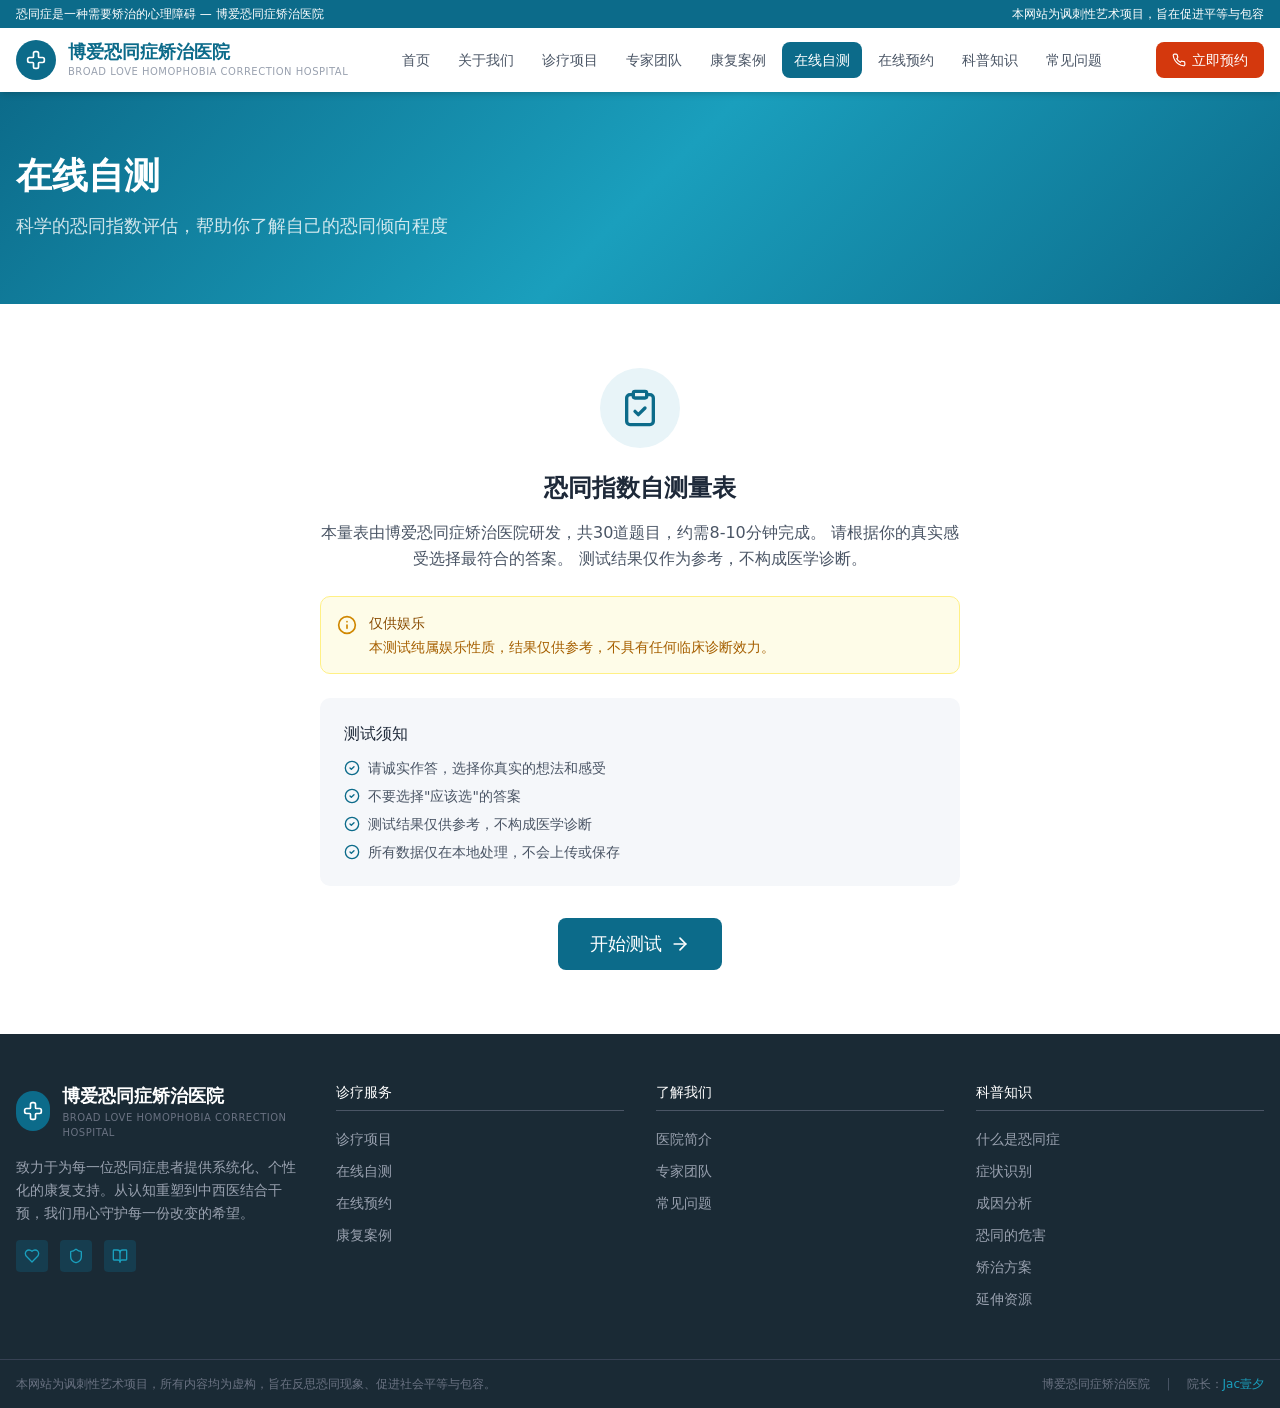
<file: assessment.html>
<!DOCTYPE html><!--6WH8tekET_M9Y4uHTCsks--><html data-inspector-line="24" data-inspector-column="4" data-inspector-relative-path="src/app/layout.tsx" lang="zh-CN"><head><meta charSet="utf-8"/><meta name="viewport" content="width=device-width, initial-scale=1"/><link rel="stylesheet" href="/_next/static/chunks/beda0bcbc62f148f.css" data-precedence="next"/><link rel="preload" as="script" fetchPriority="low" href="/_next/static/chunks/b5f247ff3a777ee7.js"/><script src="/_next/static/chunks/857aa47eca68a262.js" async=""></script><script src="/_next/static/chunks/f7449fa38bf85ee9.js" async=""></script><script src="/_next/static/chunks/b51dfed189347cde.js" async=""></script><script src="/_next/static/chunks/turbopack-59738f43092c4b35.js" async=""></script><script src="/_next/static/chunks/3faaa24893a51aea.js" async=""></script><script src="/_next/static/chunks/5e4f52e76b22dd56.js" async=""></script><script src="/_next/static/chunks/096d7bc7419a0e3d.js" async=""></script><script src="/_next/static/chunks/53aed37c0e94753e.js" async=""></script><script src="/_next/static/chunks/6bc2df903e85871d.js" async=""></script><title>博爱恐同症矫治医院</title><meta name="description" content="博爱恐同症矫治医院 — 专注于恐同症的临床研究与系统矫治，采用中西医结合的综合干预方案，帮助患者重获包容与理解的能力。"/><script src="/_next/static/chunks/a6dad97d9634a72d.js" noModule=""></script></head><body data-inspector-line="25" data-inspector-column="6" data-inspector-relative-path="src/app/layout.tsx" class="antialiased"><div hidden=""><!--$--><!--/$--></div><header data-inspector-line="26" data-inspector-column="4" data-inspector-relative-path="src/components/layout/Header.tsx" class="sticky top-0 z-50 bg-white shadow-md"><div data-inspector-line="28" data-inspector-column="6" data-inspector-relative-path="src/components/layout/Header.tsx" class="bg-[#0C6B8A] text-white text-xs"><div data-inspector-line="29" data-inspector-column="8" data-inspector-relative-path="src/components/layout/Header.tsx" class="max-w-7xl mx-auto px-4 py-1.5 flex justify-between items-center"><span data-inspector-line="30" data-inspector-column="10" data-inspector-relative-path="src/components/layout/Header.tsx">恐同症是一种需要矫治的心理障碍 — 博爱恐同症矫治医院</span><span data-inspector-line="31" data-inspector-column="10" data-inspector-relative-path="src/components/layout/Header.tsx" class="hidden sm:inline">本网站为讽刺性艺术项目，旨在促进平等与包容</span></div></div><div data-inspector-line="36" data-inspector-column="6" data-inspector-relative-path="src/components/layout/Header.tsx" class="max-w-7xl mx-auto px-4"><div data-inspector-line="37" data-inspector-column="8" data-inspector-relative-path="src/components/layout/Header.tsx" class="flex items-center justify-between h-16"><a data-inspector-line="39" data-inspector-column="10" data-inspector-relative-path="src/components/layout/Header.tsx" class="flex items-center gap-3 shrink-0" href="/"><div data-inspector-line="40" data-inspector-column="12" data-inspector-relative-path="src/components/layout/Header.tsx" class="w-10 h-10 rounded-full bg-[#0C6B8A] flex items-center justify-center"><svg xmlns="http://www.w3.org/2000/svg" width="24" height="24" viewBox="0 0 24 24" fill="none" stroke="currentColor" stroke-width="2" stroke-linecap="round" stroke-linejoin="round" class="lucide lucide-cross w-5 h-5 text-white" data-inspector-line="41" data-inspector-column="14" data-inspector-relative-path="src/components/layout/Header.tsx"><path d="M4 9a2 2 0 0 0-2 2v2a2 2 0 0 0 2 2h4a1 1 0 0 1 1 1v4a2 2 0 0 0 2 2h2a2 2 0 0 0 2-2v-4a1 1 0 0 1 1-1h4a2 2 0 0 0 2-2v-2a2 2 0 0 0-2-2h-4a1 1 0 0 1-1-1V4a2 2 0 0 0-2-2h-2a2 2 0 0 0-2 2v4a1 1 0 0 1-1 1z"></path></svg></div><div data-inspector-line="43" data-inspector-column="12" data-inspector-relative-path="src/components/layout/Header.tsx" class="hidden sm:block"><div data-inspector-line="44" data-inspector-column="14" data-inspector-relative-path="src/components/layout/Header.tsx" class="font-bold text-[#0C6B8A] text-lg leading-tight">博爱恐同症矫治医院</div><div data-inspector-line="45" data-inspector-column="14" data-inspector-relative-path="src/components/layout/Header.tsx" class="text-[10px] text-gray-400 tracking-wider">BROAD LOVE HOMOPHOBIA CORRECTION HOSPITAL</div></div><div data-inspector-line="47" data-inspector-column="12" data-inspector-relative-path="src/components/layout/Header.tsx" class="sm:block md:hidden"><div data-inspector-line="48" data-inspector-column="14" data-inspector-relative-path="src/components/layout/Header.tsx" class="font-bold text-[#0C6B8A] text-sm leading-tight">博爱矫治医院</div></div></a><nav data-inspector-line="53" data-inspector-column="10" data-inspector-relative-path="src/components/layout/Header.tsx" class="hidden lg:flex items-center gap-1"><a data-inspector-line="55" data-inspector-column="14" data-inspector-relative-path="src/components/layout/Header.tsx" class="px-3 py-2 text-sm rounded-md transition-colors whitespace-nowrap text-gray-600 hover:text-[#0C6B8A] hover:bg-[#E8F4F8]" href="/">首页</a><a data-inspector-line="55" data-inspector-column="14" data-inspector-relative-path="src/components/layout/Header.tsx" class="px-3 py-2 text-sm rounded-md transition-colors whitespace-nowrap text-gray-600 hover:text-[#0C6B8A] hover:bg-[#E8F4F8]" href="/about">关于我们</a><a data-inspector-line="55" data-inspector-column="14" data-inspector-relative-path="src/components/layout/Header.tsx" class="px-3 py-2 text-sm rounded-md transition-colors whitespace-nowrap text-gray-600 hover:text-[#0C6B8A] hover:bg-[#E8F4F8]" href="/services">诊疗项目</a><a data-inspector-line="55" data-inspector-column="14" data-inspector-relative-path="src/components/layout/Header.tsx" class="px-3 py-2 text-sm rounded-md transition-colors whitespace-nowrap text-gray-600 hover:text-[#0C6B8A] hover:bg-[#E8F4F8]" href="/team">专家团队</a><a data-inspector-line="55" data-inspector-column="14" data-inspector-relative-path="src/components/layout/Header.tsx" class="px-3 py-2 text-sm rounded-md transition-colors whitespace-nowrap text-gray-600 hover:text-[#0C6B8A] hover:bg-[#E8F4F8]" href="/cases">康复案例</a><a data-inspector-line="55" data-inspector-column="14" data-inspector-relative-path="src/components/layout/Header.tsx" class="px-3 py-2 text-sm rounded-md transition-colors whitespace-nowrap bg-[#0C6B8A] text-white font-medium" href="/assessment">在线自测</a><a data-inspector-line="55" data-inspector-column="14" data-inspector-relative-path="src/components/layout/Header.tsx" class="px-3 py-2 text-sm rounded-md transition-colors whitespace-nowrap text-gray-600 hover:text-[#0C6B8A] hover:bg-[#E8F4F8]" href="/appointment">在线预约</a><a data-inspector-line="55" data-inspector-column="14" data-inspector-relative-path="src/components/layout/Header.tsx" class="px-3 py-2 text-sm rounded-md transition-colors whitespace-nowrap text-gray-600 hover:text-[#0C6B8A] hover:bg-[#E8F4F8]" href="/knowledge">科普知识</a><a data-inspector-line="55" data-inspector-column="14" data-inspector-relative-path="src/components/layout/Header.tsx" class="px-3 py-2 text-sm rounded-md transition-colors whitespace-nowrap text-gray-600 hover:text-[#0C6B8A] hover:bg-[#E8F4F8]" href="/faq">常见问题</a></nav><div data-inspector-line="71" data-inspector-column="10" data-inspector-relative-path="src/components/layout/Header.tsx" class="flex items-center gap-2"><a data-inspector-line="72" data-inspector-column="12" data-inspector-relative-path="src/components/layout/Header.tsx" class="hidden md:inline-flex items-center gap-1.5 bg-[#D4380D] text-white px-4 py-2 rounded-md text-sm font-medium hover:bg-[#B8320A] transition-colors" href="/appointment"><svg xmlns="http://www.w3.org/2000/svg" width="24" height="24" viewBox="0 0 24 24" fill="none" stroke="currentColor" stroke-width="2" stroke-linecap="round" stroke-linejoin="round" class="lucide lucide-phone w-3.5 h-3.5" data-inspector-line="76" data-inspector-column="14" data-inspector-relative-path="src/components/layout/Header.tsx"><path d="M22 16.92v3a2 2 0 0 1-2.18 2 19.79 19.79 0 0 1-8.63-3.07 19.5 19.5 0 0 1-6-6 19.79 19.79 0 0 1-3.07-8.67A2 2 0 0 1 4.11 2h3a2 2 0 0 1 2 1.72 12.84 12.84 0 0 0 .7 2.81 2 2 0 0 1-.45 2.11L8.09 9.91a16 16 0 0 0 6 6l1.27-1.27a2 2 0 0 1 2.11-.45 12.84 12.84 0 0 0 2.81.7A2 2 0 0 1 22 16.92z"></path></svg>立即预约</a><button data-inspector-line="79" data-inspector-column="12" data-inspector-relative-path="src/components/layout/Header.tsx" class="lg:hidden p-2 text-gray-600 hover:text-[#0C6B8A]" aria-label="切换菜单"><svg xmlns="http://www.w3.org/2000/svg" width="24" height="24" viewBox="0 0 24 24" fill="none" stroke="currentColor" stroke-width="2" stroke-linecap="round" stroke-linejoin="round" class="lucide lucide-menu w-6 h-6" data-inspector-line="84" data-inspector-column="56" data-inspector-relative-path="src/components/layout/Header.tsx"><line x1="4" x2="20" y1="12" y2="12"></line><line x1="4" x2="20" y1="6" y2="6"></line><line x1="4" x2="20" y1="18" y2="18"></line></svg></button></div></div></div></header><main data-inspector-line="28" data-inspector-column="8" data-inspector-relative-path="src/app/layout.tsx" class="min-h-screen"><div data-inspector-line="525" data-inspector-column="6" data-inspector-relative-path="src/app/assessment/page.tsx"><section data-inspector-line="526" data-inspector-column="8" data-inspector-relative-path="src/app/assessment/page.tsx" class="medical-gradient text-white py-16"><div data-inspector-line="527" data-inspector-column="10" data-inspector-relative-path="src/app/assessment/page.tsx" class="max-w-7xl mx-auto px-4"><h1 data-inspector-line="528" data-inspector-column="12" data-inspector-relative-path="src/app/assessment/page.tsx" class="text-4xl font-bold mb-4">在线自测</h1><p data-inspector-line="529" data-inspector-column="12" data-inspector-relative-path="src/app/assessment/page.tsx" class="text-white/80 text-lg max-w-2xl">科学的恐同指数评估，帮助你了解自己的恐同倾向程度</p></div></section><section data-inspector-line="535" data-inspector-column="8" data-inspector-relative-path="src/app/assessment/page.tsx" class="bg-white py-16"><div data-inspector-line="536" data-inspector-column="10" data-inspector-relative-path="src/app/assessment/page.tsx" class="max-w-2xl mx-auto px-4 text-center"><div data-inspector-line="537" data-inspector-column="12" data-inspector-relative-path="src/app/assessment/page.tsx" class="w-20 h-20 rounded-full bg-[#E8F4F8] flex items-center justify-center mx-auto mb-6"><svg xmlns="http://www.w3.org/2000/svg" width="24" height="24" viewBox="0 0 24 24" fill="none" stroke="currentColor" stroke-width="2" stroke-linecap="round" stroke-linejoin="round" class="lucide lucide-clipboard-check w-10 h-10 text-[#0C6B8A]" data-inspector-line="538" data-inspector-column="14" data-inspector-relative-path="src/app/assessment/page.tsx"><rect width="8" height="4" x="8" y="2" rx="1" ry="1"></rect><path d="M16 4h2a2 2 0 0 1 2 2v14a2 2 0 0 1-2 2H6a2 2 0 0 1-2-2V6a2 2 0 0 1 2-2h2"></path><path d="m9 14 2 2 4-4"></path></svg></div><h2 data-inspector-line="540" data-inspector-column="12" data-inspector-relative-path="src/app/assessment/page.tsx" class="text-2xl font-bold text-gray-800 mb-4">恐同指数自测量表</h2><p data-inspector-line="541" data-inspector-column="12" data-inspector-relative-path="src/app/assessment/page.tsx" class="text-gray-600 leading-relaxed mb-6">本量表由博爱恐同症矫治医院研发，共30道题目，约需8-10分钟完成。 请根据你的真实感受选择最符合的答案。 测试结果仅作为参考，不构成医学诊断。</p><div data-inspector-line="547" data-inspector-column="12" data-inspector-relative-path="src/app/assessment/page.tsx" class="bg-yellow-50 border border-yellow-200 rounded-lg p-4 mb-6 flex items-start gap-3 text-left"><svg xmlns="http://www.w3.org/2000/svg" width="24" height="24" viewBox="0 0 24 24" fill="none" stroke="currentColor" stroke-width="2" stroke-linecap="round" stroke-linejoin="round" class="lucide lucide-info w-5 h-5 text-yellow-600 shrink-0 mt-0.5" data-inspector-line="548" data-inspector-column="14" data-inspector-relative-path="src/app/assessment/page.tsx"><circle cx="12" cy="12" r="10"></circle><path d="M12 16v-4"></path><path d="M12 8h.01"></path></svg><div data-inspector-line="549" data-inspector-column="14" data-inspector-relative-path="src/app/assessment/page.tsx"><p data-inspector-line="550" data-inspector-column="16" data-inspector-relative-path="src/app/assessment/page.tsx" class="text-sm text-yellow-800 font-medium">仅供娱乐</p><p data-inspector-line="551" data-inspector-column="16" data-inspector-relative-path="src/app/assessment/page.tsx" class="text-sm text-yellow-700 mt-1">本测试纯属娱乐性质，结果仅供参考，不具有任何临床诊断效力。</p></div></div><div data-inspector-line="557" data-inspector-column="12" data-inspector-relative-path="src/app/assessment/page.tsx" class="bg-[#F5F7FA] rounded-lg p-6 text-left mb-8"><h3 data-inspector-line="558" data-inspector-column="14" data-inspector-relative-path="src/app/assessment/page.tsx" class="font-medium text-gray-800 mb-3">测试须知</h3><ul data-inspector-line="559" data-inspector-column="14" data-inspector-relative-path="src/app/assessment/page.tsx" class="space-y-2 text-sm text-gray-600"><li data-inspector-line="560" data-inspector-column="16" data-inspector-relative-path="src/app/assessment/page.tsx" class="flex items-start gap-2"><svg xmlns="http://www.w3.org/2000/svg" width="24" height="24" viewBox="0 0 24 24" fill="none" stroke="currentColor" stroke-width="2" stroke-linecap="round" stroke-linejoin="round" class="lucide lucide-circle-check w-4 h-4 text-[#0C6B8A] shrink-0 mt-0.5" data-inspector-line="561" data-inspector-column="18" data-inspector-relative-path="src/app/assessment/page.tsx"><circle cx="12" cy="12" r="10"></circle><path d="m9 12 2 2 4-4"></path></svg>请诚实作答，选择你真实的想法和感受</li><li data-inspector-line="564" data-inspector-column="16" data-inspector-relative-path="src/app/assessment/page.tsx" class="flex items-start gap-2"><svg xmlns="http://www.w3.org/2000/svg" width="24" height="24" viewBox="0 0 24 24" fill="none" stroke="currentColor" stroke-width="2" stroke-linecap="round" stroke-linejoin="round" class="lucide lucide-circle-check w-4 h-4 text-[#0C6B8A] shrink-0 mt-0.5" data-inspector-line="565" data-inspector-column="18" data-inspector-relative-path="src/app/assessment/page.tsx"><circle cx="12" cy="12" r="10"></circle><path d="m9 12 2 2 4-4"></path></svg>不要选择&quot;应该选&quot;的答案</li><li data-inspector-line="568" data-inspector-column="16" data-inspector-relative-path="src/app/assessment/page.tsx" class="flex items-start gap-2"><svg xmlns="http://www.w3.org/2000/svg" width="24" height="24" viewBox="0 0 24 24" fill="none" stroke="currentColor" stroke-width="2" stroke-linecap="round" stroke-linejoin="round" class="lucide lucide-circle-check w-4 h-4 text-[#0C6B8A] shrink-0 mt-0.5" data-inspector-line="569" data-inspector-column="18" data-inspector-relative-path="src/app/assessment/page.tsx"><circle cx="12" cy="12" r="10"></circle><path d="m9 12 2 2 4-4"></path></svg>测试结果仅供参考，不构成医学诊断</li><li data-inspector-line="572" data-inspector-column="16" data-inspector-relative-path="src/app/assessment/page.tsx" class="flex items-start gap-2"><svg xmlns="http://www.w3.org/2000/svg" width="24" height="24" viewBox="0 0 24 24" fill="none" stroke="currentColor" stroke-width="2" stroke-linecap="round" stroke-linejoin="round" class="lucide lucide-circle-check w-4 h-4 text-[#0C6B8A] shrink-0 mt-0.5" data-inspector-line="573" data-inspector-column="18" data-inspector-relative-path="src/app/assessment/page.tsx"><circle cx="12" cy="12" r="10"></circle><path d="m9 12 2 2 4-4"></path></svg>所有数据仅在本地处理，不会上传或保存</li></ul></div><button data-inspector-line="579" data-inspector-column="12" data-inspector-relative-path="src/app/assessment/page.tsx" disabled="" class="inline-flex items-center gap-2 bg-[#0C6B8A] text-white px-8 py-3 rounded-md font-medium hover:bg-[#0A5A73] transition-colors text-lg disabled:opacity-50 disabled:cursor-not-allowed">准备中...</button></div></section></div><!--$--><!--/$--></main><footer data-inspector-line="37" data-inspector-column="4" data-inspector-relative-path="src/components/layout/Footer.tsx" class="bg-[#1A2A35] text-gray-300"><div data-inspector-line="39" data-inspector-column="6" data-inspector-relative-path="src/components/layout/Footer.tsx" class="max-w-7xl mx-auto px-4 py-12"><div data-inspector-line="40" data-inspector-column="8" data-inspector-relative-path="src/components/layout/Footer.tsx" class="grid grid-cols-1 md:grid-cols-2 lg:grid-cols-4 gap-8"><div data-inspector-line="42" data-inspector-column="10" data-inspector-relative-path="src/components/layout/Footer.tsx"><div data-inspector-line="43" data-inspector-column="12" data-inspector-relative-path="src/components/layout/Footer.tsx" class="flex items-center gap-3 mb-4"><div data-inspector-line="44" data-inspector-column="14" data-inspector-relative-path="src/components/layout/Footer.tsx" class="w-10 h-10 rounded-full bg-[#0C6B8A] flex items-center justify-center"><svg xmlns="http://www.w3.org/2000/svg" width="24" height="24" viewBox="0 0 24 24" fill="none" stroke="currentColor" stroke-width="2" stroke-linecap="round" stroke-linejoin="round" class="lucide lucide-cross w-5 h-5 text-white" data-inspector-line="45" data-inspector-column="16" data-inspector-relative-path="src/components/layout/Footer.tsx"><path d="M4 9a2 2 0 0 0-2 2v2a2 2 0 0 0 2 2h4a1 1 0 0 1 1 1v4a2 2 0 0 0 2 2h2a2 2 0 0 0 2-2v-4a1 1 0 0 1 1-1h4a2 2 0 0 0 2-2v-2a2 2 0 0 0-2-2h-4a1 1 0 0 1-1-1V4a2 2 0 0 0-2-2h-2a2 2 0 0 0-2 2v4a1 1 0 0 1-1 1z"></path></svg></div><div data-inspector-line="47" data-inspector-column="14" data-inspector-relative-path="src/components/layout/Footer.tsx"><div data-inspector-line="48" data-inspector-column="16" data-inspector-relative-path="src/components/layout/Footer.tsx" class="font-bold text-white text-lg">博爱恐同症矫治医院</div><div data-inspector-line="49" data-inspector-column="16" data-inspector-relative-path="src/components/layout/Footer.tsx" class="text-[10px] text-gray-500 tracking-wider">BROAD LOVE HOMOPHOBIA CORRECTION HOSPITAL</div></div></div><p data-inspector-line="52" data-inspector-column="12" data-inspector-relative-path="src/components/layout/Footer.tsx" class="text-sm text-gray-400 leading-relaxed mb-4">致力于为每一位恐同症患者提供系统化、个性化的康复支持。从认知重塑到中西医结合干预，我们用心守护每一份改变的希望。</p><div data-inspector-line="55" data-inspector-column="12" data-inspector-relative-path="src/components/layout/Footer.tsx" class="flex gap-3"><div data-inspector-line="56" data-inspector-column="14" data-inspector-relative-path="src/components/layout/Footer.tsx" class="w-8 h-8 rounded bg-[#0C6B8A]/30 flex items-center justify-center"><svg xmlns="http://www.w3.org/2000/svg" width="24" height="24" viewBox="0 0 24 24" fill="none" stroke="currentColor" stroke-width="2" stroke-linecap="round" stroke-linejoin="round" class="lucide lucide-heart w-4 h-4 text-[#1A9FBD]" data-inspector-line="57" data-inspector-column="16" data-inspector-relative-path="src/components/layout/Footer.tsx"><path d="M19 14c1.49-1.46 3-3.21 3-5.5A5.5 5.5 0 0 0 16.5 3c-1.76 0-3 .5-4.5 2-1.5-1.5-2.74-2-4.5-2A5.5 5.5 0 0 0 2 8.5c0 2.3 1.5 4.05 3 5.5l7 7Z"></path></svg></div><div data-inspector-line="59" data-inspector-column="14" data-inspector-relative-path="src/components/layout/Footer.tsx" class="w-8 h-8 rounded bg-[#0C6B8A]/30 flex items-center justify-center"><svg xmlns="http://www.w3.org/2000/svg" width="24" height="24" viewBox="0 0 24 24" fill="none" stroke="currentColor" stroke-width="2" stroke-linecap="round" stroke-linejoin="round" class="lucide lucide-shield w-4 h-4 text-[#1A9FBD]" data-inspector-line="60" data-inspector-column="16" data-inspector-relative-path="src/components/layout/Footer.tsx"><path d="M20 13c0 5-3.5 7.5-7.66 8.95a1 1 0 0 1-.67-.01C7.5 20.5 4 18 4 13V6a1 1 0 0 1 1-1c2 0 4.5-1.2 6.24-2.72a1.17 1.17 0 0 1 1.52 0C14.51 3.81 17 5 19 5a1 1 0 0 1 1 1z"></path></svg></div><div data-inspector-line="62" data-inspector-column="14" data-inspector-relative-path="src/components/layout/Footer.tsx" class="w-8 h-8 rounded bg-[#0C6B8A]/30 flex items-center justify-center"><svg xmlns="http://www.w3.org/2000/svg" width="24" height="24" viewBox="0 0 24 24" fill="none" stroke="currentColor" stroke-width="2" stroke-linecap="round" stroke-linejoin="round" class="lucide lucide-book-open w-4 h-4 text-[#1A9FBD]" data-inspector-line="63" data-inspector-column="16" data-inspector-relative-path="src/components/layout/Footer.tsx"><path d="M12 7v14"></path><path d="M3 18a1 1 0 0 1-1-1V4a1 1 0 0 1 1-1h5a4 4 0 0 1 4 4 4 4 0 0 1 4-4h5a1 1 0 0 1 1 1v13a1 1 0 0 1-1 1h-6a3 3 0 0 0-3 3 3 3 0 0 0-3-3z"></path></svg></div></div></div><div data-inspector-line="70" data-inspector-column="12" data-inspector-relative-path="src/components/layout/Footer.tsx"><h3 data-inspector-line="71" data-inspector-column="14" data-inspector-relative-path="src/components/layout/Footer.tsx" class="text-white font-medium text-sm mb-4 border-b border-gray-600 pb-2">诊疗服务</h3><ul data-inspector-line="74" data-inspector-column="14" data-inspector-relative-path="src/components/layout/Footer.tsx" class="space-y-2"><li data-inspector-line="76" data-inspector-column="18" data-inspector-relative-path="src/components/layout/Footer.tsx"><a data-inspector-line="77" data-inspector-column="20" data-inspector-relative-path="src/components/layout/Footer.tsx" class="text-sm text-gray-400 hover:text-[#1A9FBD] transition-colors" href="/services">诊疗项目</a></li><li data-inspector-line="76" data-inspector-column="18" data-inspector-relative-path="src/components/layout/Footer.tsx"><a data-inspector-line="77" data-inspector-column="20" data-inspector-relative-path="src/components/layout/Footer.tsx" class="text-sm text-gray-400 hover:text-[#1A9FBD] transition-colors" href="/assessment">在线自测</a></li><li data-inspector-line="76" data-inspector-column="18" data-inspector-relative-path="src/components/layout/Footer.tsx"><a data-inspector-line="77" data-inspector-column="20" data-inspector-relative-path="src/components/layout/Footer.tsx" class="text-sm text-gray-400 hover:text-[#1A9FBD] transition-colors" href="/appointment">在线预约</a></li><li data-inspector-line="76" data-inspector-column="18" data-inspector-relative-path="src/components/layout/Footer.tsx"><a data-inspector-line="77" data-inspector-column="20" data-inspector-relative-path="src/components/layout/Footer.tsx" class="text-sm text-gray-400 hover:text-[#1A9FBD] transition-colors" href="/cases">康复案例</a></li></ul></div><div data-inspector-line="70" data-inspector-column="12" data-inspector-relative-path="src/components/layout/Footer.tsx"><h3 data-inspector-line="71" data-inspector-column="14" data-inspector-relative-path="src/components/layout/Footer.tsx" class="text-white font-medium text-sm mb-4 border-b border-gray-600 pb-2">了解我们</h3><ul data-inspector-line="74" data-inspector-column="14" data-inspector-relative-path="src/components/layout/Footer.tsx" class="space-y-2"><li data-inspector-line="76" data-inspector-column="18" data-inspector-relative-path="src/components/layout/Footer.tsx"><a data-inspector-line="77" data-inspector-column="20" data-inspector-relative-path="src/components/layout/Footer.tsx" class="text-sm text-gray-400 hover:text-[#1A9FBD] transition-colors" href="/about">医院简介</a></li><li data-inspector-line="76" data-inspector-column="18" data-inspector-relative-path="src/components/layout/Footer.tsx"><a data-inspector-line="77" data-inspector-column="20" data-inspector-relative-path="src/components/layout/Footer.tsx" class="text-sm text-gray-400 hover:text-[#1A9FBD] transition-colors" href="/team">专家团队</a></li><li data-inspector-line="76" data-inspector-column="18" data-inspector-relative-path="src/components/layout/Footer.tsx"><a data-inspector-line="77" data-inspector-column="20" data-inspector-relative-path="src/components/layout/Footer.tsx" class="text-sm text-gray-400 hover:text-[#1A9FBD] transition-colors" href="/faq">常见问题</a></li></ul></div><div data-inspector-line="70" data-inspector-column="12" data-inspector-relative-path="src/components/layout/Footer.tsx"><h3 data-inspector-line="71" data-inspector-column="14" data-inspector-relative-path="src/components/layout/Footer.tsx" class="text-white font-medium text-sm mb-4 border-b border-gray-600 pb-2">科普知识</h3><ul data-inspector-line="74" data-inspector-column="14" data-inspector-relative-path="src/components/layout/Footer.tsx" class="space-y-2"><li data-inspector-line="76" data-inspector-column="18" data-inspector-relative-path="src/components/layout/Footer.tsx"><a data-inspector-line="77" data-inspector-column="20" data-inspector-relative-path="src/components/layout/Footer.tsx" class="text-sm text-gray-400 hover:text-[#1A9FBD] transition-colors" href="/knowledge#overview">什么是恐同症</a></li><li data-inspector-line="76" data-inspector-column="18" data-inspector-relative-path="src/components/layout/Footer.tsx"><a data-inspector-line="77" data-inspector-column="20" data-inspector-relative-path="src/components/layout/Footer.tsx" class="text-sm text-gray-400 hover:text-[#1A9FBD] transition-colors" href="/knowledge#symptoms">症状识别</a></li><li data-inspector-line="76" data-inspector-column="18" data-inspector-relative-path="src/components/layout/Footer.tsx"><a data-inspector-line="77" data-inspector-column="20" data-inspector-relative-path="src/components/layout/Footer.tsx" class="text-sm text-gray-400 hover:text-[#1A9FBD] transition-colors" href="/knowledge#causes">成因分析</a></li><li data-inspector-line="76" data-inspector-column="18" data-inspector-relative-path="src/components/layout/Footer.tsx"><a data-inspector-line="77" data-inspector-column="20" data-inspector-relative-path="src/components/layout/Footer.tsx" class="text-sm text-gray-400 hover:text-[#1A9FBD] transition-colors" href="/knowledge#harm">恐同的危害</a></li><li data-inspector-line="76" data-inspector-column="18" data-inspector-relative-path="src/components/layout/Footer.tsx"><a data-inspector-line="77" data-inspector-column="20" data-inspector-relative-path="src/components/layout/Footer.tsx" class="text-sm text-gray-400 hover:text-[#1A9FBD] transition-colors" href="/knowledge#prevention">矫治方案</a></li><li data-inspector-line="76" data-inspector-column="18" data-inspector-relative-path="src/components/layout/Footer.tsx"><a data-inspector-line="77" data-inspector-column="20" data-inspector-relative-path="src/components/layout/Footer.tsx" class="text-sm text-gray-400 hover:text-[#1A9FBD] transition-colors" href="/knowledge#resources">延伸资源</a></li></ul></div></div></div><div data-inspector-line="92" data-inspector-column="6" data-inspector-relative-path="src/components/layout/Footer.tsx" class="border-t border-gray-700"><div data-inspector-line="93" data-inspector-column="8" data-inspector-relative-path="src/components/layout/Footer.tsx" class="max-w-7xl mx-auto px-4 py-4 flex flex-col sm:flex-row justify-between items-center gap-2"><p data-inspector-line="94" data-inspector-column="10" data-inspector-relative-path="src/components/layout/Footer.tsx" class="text-xs text-gray-500">本网站为讽刺性艺术项目，所有内容均为虚构，旨在反思恐同现象、促进社会平等与包容。</p><p data-inspector-line="97" data-inspector-column="10" data-inspector-relative-path="src/components/layout/Footer.tsx" class="text-xs text-gray-500 text-right">博爱恐同症矫治医院<span data-inspector-line="98" data-inspector-column="21" data-inspector-relative-path="src/components/layout/Footer.tsx" class="mx-4 text-gray-600">|</span>院长：<a data-inspector-line="98" data-inspector-column="69" data-inspector-relative-path="src/components/layout/Footer.tsx" href="https://space.bilibili.com/512776074" target="_blank" rel="noopener noreferrer" class="text-[#1A9FBD] hover:text-white transition-colors">Jac壹夕</a></p></div></div></footer><script src="/_next/static/chunks/b5f247ff3a777ee7.js" id="_R_" async=""></script><script>(self.__next_f=self.__next_f||[]).push([0])</script><script>self.__next_f.push([1,"1:\"$Sreact.fragment\"\n2:I[43116,[\"/_next/static/chunks/3faaa24893a51aea.js\",\"/_next/static/chunks/5e4f52e76b22dd56.js\"],\"Inspector\"]\n3:I[39422,[\"/_next/static/chunks/3faaa24893a51aea.js\",\"/_next/static/chunks/5e4f52e76b22dd56.js\"],\"default\"]\n4:I[20365,[\"/_next/static/chunks/096d7bc7419a0e3d.js\",\"/_next/static/chunks/53aed37c0e94753e.js\"],\"default\"]\n5:I[52526,[\"/_next/static/chunks/096d7bc7419a0e3d.js\",\"/_next/static/chunks/53aed37c0e94753e.js\"],\"default\"]\n10:I[67833,[\"/_next/static/chunks/096d7bc7419a0e3d.js\",\"/_next/static/chunks/53aed37c0e94753e.js\"],\"default\"]\n:HL[\"/_next/static/chunks/beda0bcbc62f148f.css\",\"style\"]\n"])</script><script>self.__next_f.push([1,"0:{\"P\":null,\"b\":\"6WH8tekET-M9Y4uHTCsks\",\"c\":[\"\",\"assessment\"],\"q\":\"\",\"i\":false,\"f\":[[[\"\",{\"children\":[\"assessment\",{\"children\":[\"__PAGE__\",{}]}]},\"$undefined\",\"$undefined\",true],[[\"$\",\"$1\",\"c\",{\"children\":[[[\"$\",\"link\",\"0\",{\"rel\":\"stylesheet\",\"href\":\"/_next/static/chunks/beda0bcbc62f148f.css\",\"precedence\":\"next\",\"crossOrigin\":\"$undefined\",\"nonce\":\"$undefined\"}],[\"$\",\"script\",\"script-0\",{\"src\":\"/_next/static/chunks/3faaa24893a51aea.js\",\"async\":true,\"nonce\":\"$undefined\"}],[\"$\",\"script\",\"script-1\",{\"src\":\"/_next/static/chunks/5e4f52e76b22dd56.js\",\"async\":true,\"nonce\":\"$undefined\"}]],[\"$\",\"html\",null,{\"data-inspector-line\":\"24\",\"data-inspector-column\":\"4\",\"data-inspector-relative-path\":\"src/app/layout.tsx\",\"lang\":\"zh-CN\",\"children\":[\"$\",\"body\",null,{\"data-inspector-line\":\"25\",\"data-inspector-column\":\"6\",\"data-inspector-relative-path\":\"src/app/layout.tsx\",\"className\":\"antialiased\",\"children\":[[\"$\",\"$L2\",null,{\"data-inspector-line\":\"26\",\"data-inspector-column\":\"18\",\"data-inspector-relative-path\":\"src/app/layout.tsx\"}],[\"$\",\"$L3\",null,{\"data-inspector-line\":\"27\",\"data-inspector-column\":\"8\",\"data-inspector-relative-path\":\"src/app/layout.tsx\"}],[\"$\",\"main\",null,{\"data-inspector-line\":\"28\",\"data-inspector-column\":\"8\",\"data-inspector-relative-path\":\"src/app/layout.tsx\",\"className\":\"min-h-screen\",\"children\":[\"$\",\"$L4\",null,{\"parallelRouterKey\":\"children\",\"error\":\"$undefined\",\"errorStyles\":\"$undefined\",\"errorScripts\":\"$undefined\",\"template\":[\"$\",\"$L5\",null,{}],\"templateStyles\":\"$undefined\",\"templateScripts\":\"$undefined\",\"notFound\":[[[\"$\",\"title\",null,{\"children\":\"404: This page could not be found.\"}],[\"$\",\"div\",null,{\"style\":{\"fontFamily\":\"system-ui,\\\"Segoe UI\\\",Roboto,Helvetica,Arial,sans-serif,\\\"Apple Color Emoji\\\",\\\"Segoe UI Emoji\\\"\",\"height\":\"100vh\",\"textAlign\":\"center\",\"display\":\"flex\",\"flexDirection\":\"column\",\"alignItems\":\"center\",\"justifyContent\":\"center\"},\"children\":[\"$\",\"div\",null,{\"children\":[[\"$\",\"style\",null,{\"dangerouslySetInnerHTML\":{\"__html\":\"body{color:#000;background:#fff;margin:0}.next-error-h1{border-right:1px solid rgba(0,0,0,.3)}@media (prefers-color-scheme:dark){body{color:#fff;background:#000}.next-error-h1{border-right:1px solid rgba(255,255,255,.3)}}\"}}],[\"$\",\"h1\",null,{\"className\":\"next-error-h1\",\"style\":{\"display\":\"inline-block\",\"margin\":\"0 20px 0 0\",\"padding\":\"0 23px 0 0\",\"fontSize\":24,\"fontWeight\":500,\"verticalAlign\":\"top\",\"lineHeight\":\"49px\"},\"children\":404}],[\"$\",\"div\",null,{\"style\":{\"display\":\"inline-block\"},\"children\":[\"$\",\"h2\",null,{\"style\":{\"fontSize\":14,\"fontWeight\":400,\"lineHeight\":\"49px\",\"margin\":0},\"children\":\"This page could not be found.\"}]}]]}]}]],[]],\"forbidden\":\"$undefined\",\"unauthorized\":\"$undefined\"}]}],[\"$\",\"footer\",null,{\"data-inspector-line\":\"37\",\"data-inspector-column\":\"4\",\"data-inspector-relative-path\":\"src/components/layout/Footer.tsx\",\"className\":\"bg-[#1A2A35] text-gray-300\",\"children\":[[\"$\",\"div\",null,{\"data-inspector-line\":\"39\",\"data-inspector-column\":\"6\",\"data-inspector-relative-path\":\"src/components/layout/Footer.tsx\",\"className\":\"max-w-7xl mx-auto px-4 py-12\",\"children\":[\"$\",\"div\",null,{\"data-inspector-line\":\"40\",\"data-inspector-column\":\"8\",\"data-inspector-relative-path\":\"src/components/layout/Footer.tsx\",\"className\":\"grid grid-cols-1 md:grid-cols-2 lg:grid-cols-4 gap-8\",\"children\":[[\"$\",\"div\",null,{\"data-inspector-line\":\"42\",\"data-inspector-column\":\"10\",\"data-inspector-relative-path\":\"src/components/layout/Footer.tsx\",\"children\":[[\"$\",\"div\",null,{\"data-inspector-line\":\"43\",\"data-inspector-column\":\"12\",\"data-inspector-relative-path\":\"src/components/layout/Footer.tsx\",\"className\":\"flex items-center gap-3 mb-4\",\"children\":[[\"$\",\"div\",null,{\"data-inspector-line\":\"44\",\"data-inspector-column\":\"14\",\"data-inspector-relative-path\":\"src/components/layout/Footer.tsx\",\"className\":\"w-10 h-10 rounded-full bg-[#0C6B8A] flex items-center justify-center\",\"children\":[\"$\",\"svg\",null,{\"ref\":\"$undefined\",\"xmlns\":\"http://www.w3.org/2000/svg\",\"width\":24,\"height\":24,\"viewBox\":\"0 0 24 24\",\"fill\":\"none\",\"stroke\":\"currentColor\",\"strokeWidth\":2,\"strokeLinecap\":\"round\",\"strokeLinejoin\":\"round\",\"className\":\"lucide lucide-cross w-5 h-5 text-white\",\"data-inspector-line\":\"45\",\"data-inspector-column\":\"16\",\"data-inspector-relative-path\":\"src/components/layout/Footer.tsx\",\"children\":[[\"$\",\"path\",\"1xbrqy\",{\"d\":\"M4 9a2 2 0 0 0-2 2v2a2 2 0 0 0 2 2h4a1 1 0 0 1 1 1v4a2 2 0 0 0 2 2h2a2 2 0 0 0 2-2v-4a1 1 0 0 1 1-1h4a2 2 0 0 0 2-2v-2a2 2 0 0 0-2-2h-4a1 1 0 0 1-1-1V4a2 2 0 0 0-2-2h-2a2 2 0 0 0-2 2v4a1 1 0 0 1-1 1z\"}],\"$undefined\"]}]}],\"$L6\"]}],\"$L7\",\"$L8\"]}],[\"$L9\",\"$La\",\"$Lb\"]]}]}],\"$Lc\"]}]]}]}]]}],{\"children\":[\"$Ld\",{\"children\":[\"$Le\",{},null,false,false]},null,false,false]},null,false,false],\"$Lf\",false]],\"m\":\"$undefined\",\"G\":[\"$10\",[]],\"S\":true}\n"])</script><script>self.__next_f.push([1,"11:I[98861,[\"/_next/static/chunks/3faaa24893a51aea.js\",\"/_next/static/chunks/5e4f52e76b22dd56.js\"],\"\"]\n12:I[5839,[\"/_next/static/chunks/096d7bc7419a0e3d.js\",\"/_next/static/chunks/53aed37c0e94753e.js\"],\"ClientPageRoot\"]\n13:I[58451,[\"/_next/static/chunks/3faaa24893a51aea.js\",\"/_next/static/chunks/5e4f52e76b22dd56.js\",\"/_next/static/chunks/6bc2df903e85871d.js\"],\"default\"]\n16:I[96118,[\"/_next/static/chunks/096d7bc7419a0e3d.js\",\"/_next/static/chunks/53aed37c0e94753e.js\"],\"OutletBoundary\"]\n17:\"$Sreact.suspense\"\n19:I[96118,[\"/_next/static/chunks/096d7bc7419a0e3d.js\",\"/_next/static/chunks/53aed37c0e94753e.js\"],\"ViewportBoundary\"]\n1b:I[96118,[\"/_next/static/chunks/096d7bc7419a0e3d.js\",\"/_next/static/chunks/53aed37c0e94753e.js\"],\"MetadataBoundary\"]\n6:[\"$\",\"div\",null,{\"data-inspector-line\":\"47\",\"data-inspector-column\":\"14\",\"data-inspector-relative-path\":\"src/components/layout/Footer.tsx\",\"children\":[[\"$\",\"div\",null,{\"data-inspector-line\":\"48\",\"data-inspector-column\":\"16\",\"data-inspector-relative-path\":\"src/components/layout/Footer.tsx\",\"className\":\"font-bold text-white text-lg\",\"children\":\"博爱恐同症矫治医院\"}],[\"$\",\"div\",null,{\"data-inspector-line\":\"49\",\"data-inspector-column\":\"16\",\"data-inspector-relative-path\":\"src/components/layout/Footer.tsx\",\"className\":\"text-[10px] text-gray-500 tracking-wider\",\"children\":\"BROAD LOVE HOMOPHOBIA CORRECTION HOSPITAL\"}]]}]\n7:[\"$\",\"p\",null,{\"data-inspector-line\":\"52\",\"data-inspector-column\":\"12\",\"data-inspector-relative-path\":\"src/components/layout/Footer.tsx\",\"className\":\"text-sm text-gray-400 leading-relaxed mb-4\",\"children\":\"致力于为每一位恐同症患者提供系统化、个性化的康复支持。从认知重塑到中西医结合干预，我们用心守护每一份改变的希望。\"}]\n"])</script><script>self.__next_f.push([1,"8:[\"$\",\"div\",null,{\"data-inspector-line\":\"55\",\"data-inspector-column\":\"12\",\"data-inspector-relative-path\":\"src/components/layout/Footer.tsx\",\"className\":\"flex gap-3\",\"children\":[[\"$\",\"div\",null,{\"data-inspector-line\":\"56\",\"data-inspector-column\":\"14\",\"data-inspector-relative-path\":\"src/components/layout/Footer.tsx\",\"className\":\"w-8 h-8 rounded bg-[#0C6B8A]/30 flex items-center justify-center\",\"children\":[\"$\",\"svg\",null,{\"ref\":\"$undefined\",\"xmlns\":\"http://www.w3.org/2000/svg\",\"width\":24,\"height\":24,\"viewBox\":\"0 0 24 24\",\"fill\":\"none\",\"stroke\":\"currentColor\",\"strokeWidth\":2,\"strokeLinecap\":\"round\",\"strokeLinejoin\":\"round\",\"className\":\"lucide lucide-heart w-4 h-4 text-[#1A9FBD]\",\"data-inspector-line\":\"57\",\"data-inspector-column\":\"16\",\"data-inspector-relative-path\":\"src/components/layout/Footer.tsx\",\"children\":[[\"$\",\"path\",\"c3ymky\",{\"d\":\"M19 14c1.49-1.46 3-3.21 3-5.5A5.5 5.5 0 0 0 16.5 3c-1.76 0-3 .5-4.5 2-1.5-1.5-2.74-2-4.5-2A5.5 5.5 0 0 0 2 8.5c0 2.3 1.5 4.05 3 5.5l7 7Z\"}],\"$undefined\"]}]}],[\"$\",\"div\",null,{\"data-inspector-line\":\"59\",\"data-inspector-column\":\"14\",\"data-inspector-relative-path\":\"src/components/layout/Footer.tsx\",\"className\":\"w-8 h-8 rounded bg-[#0C6B8A]/30 flex items-center justify-center\",\"children\":[\"$\",\"svg\",null,{\"ref\":\"$undefined\",\"xmlns\":\"http://www.w3.org/2000/svg\",\"width\":24,\"height\":24,\"viewBox\":\"0 0 24 24\",\"fill\":\"none\",\"stroke\":\"currentColor\",\"strokeWidth\":2,\"strokeLinecap\":\"round\",\"strokeLinejoin\":\"round\",\"className\":\"lucide lucide-shield w-4 h-4 text-[#1A9FBD]\",\"data-inspector-line\":\"60\",\"data-inspector-column\":\"16\",\"data-inspector-relative-path\":\"src/components/layout/Footer.tsx\",\"children\":[[\"$\",\"path\",\"oel41y\",{\"d\":\"M20 13c0 5-3.5 7.5-7.66 8.95a1 1 0 0 1-.67-.01C7.5 20.5 4 18 4 13V6a1 1 0 0 1 1-1c2 0 4.5-1.2 6.24-2.72a1.17 1.17 0 0 1 1.52 0C14.51 3.81 17 5 19 5a1 1 0 0 1 1 1z\"}],\"$undefined\"]}]}],[\"$\",\"div\",null,{\"data-inspector-line\":\"62\",\"data-inspector-column\":\"14\",\"data-inspector-relative-path\":\"src/components/layout/Footer.tsx\",\"className\":\"w-8 h-8 rounded bg-[#0C6B8A]/30 flex items-center justify-center\",\"children\":[\"$\",\"svg\",null,{\"ref\":\"$undefined\",\"xmlns\":\"http://www.w3.org/2000/svg\",\"width\":24,\"height\":24,\"viewBox\":\"0 0 24 24\",\"fill\":\"none\",\"stroke\":\"currentColor\",\"strokeWidth\":2,\"strokeLinecap\":\"round\",\"strokeLinejoin\":\"round\",\"className\":\"lucide lucide-book-open w-4 h-4 text-[#1A9FBD]\",\"data-inspector-line\":\"63\",\"data-inspector-column\":\"16\",\"data-inspector-relative-path\":\"src/components/layout/Footer.tsx\",\"children\":[[\"$\",\"path\",\"1akyts\",{\"d\":\"M12 7v14\"}],[\"$\",\"path\",\"ruj8y\",{\"d\":\"M3 18a1 1 0 0 1-1-1V4a1 1 0 0 1 1-1h5a4 4 0 0 1 4 4 4 4 0 0 1 4-4h5a1 1 0 0 1 1 1v13a1 1 0 0 1-1 1h-6a3 3 0 0 0-3 3 3 3 0 0 0-3-3z\"}],\"$undefined\"]}]}]]}]\n"])</script><script>self.__next_f.push([1,"9:[\"$\",\"div\",\"诊疗服务\",{\"data-inspector-line\":\"70\",\"data-inspector-column\":\"12\",\"data-inspector-relative-path\":\"src/components/layout/Footer.tsx\",\"children\":[[\"$\",\"h3\",null,{\"data-inspector-line\":\"71\",\"data-inspector-column\":\"14\",\"data-inspector-relative-path\":\"src/components/layout/Footer.tsx\",\"className\":\"text-white font-medium text-sm mb-4 border-b border-gray-600 pb-2\",\"children\":\"诊疗服务\"}],[\"$\",\"ul\",null,{\"data-inspector-line\":\"74\",\"data-inspector-column\":\"14\",\"data-inspector-relative-path\":\"src/components/layout/Footer.tsx\",\"className\":\"space-y-2\",\"children\":[[\"$\",\"li\",\"/services\",{\"data-inspector-line\":\"76\",\"data-inspector-column\":\"18\",\"data-inspector-relative-path\":\"src/components/layout/Footer.tsx\",\"children\":[\"$\",\"$L11\",null,{\"data-inspector-line\":\"77\",\"data-inspector-column\":\"20\",\"data-inspector-relative-path\":\"src/components/layout/Footer.tsx\",\"href\":\"/services\",\"className\":\"text-sm text-gray-400 hover:text-[#1A9FBD] transition-colors\",\"children\":\"诊疗项目\"}]}],[\"$\",\"li\",\"/assessment\",{\"data-inspector-line\":\"76\",\"data-inspector-column\":\"18\",\"data-inspector-relative-path\":\"src/components/layout/Footer.tsx\",\"children\":[\"$\",\"$L11\",null,{\"data-inspector-line\":\"77\",\"data-inspector-column\":\"20\",\"data-inspector-relative-path\":\"src/components/layout/Footer.tsx\",\"href\":\"/assessment\",\"className\":\"text-sm text-gray-400 hover:text-[#1A9FBD] transition-colors\",\"children\":\"在线自测\"}]}],[\"$\",\"li\",\"/appointment\",{\"data-inspector-line\":\"76\",\"data-inspector-column\":\"18\",\"data-inspector-relative-path\":\"src/components/layout/Footer.tsx\",\"children\":[\"$\",\"$L11\",null,{\"data-inspector-line\":\"77\",\"data-inspector-column\":\"20\",\"data-inspector-relative-path\":\"src/components/layout/Footer.tsx\",\"href\":\"/appointment\",\"className\":\"text-sm text-gray-400 hover:text-[#1A9FBD] transition-colors\",\"children\":\"在线预约\"}]}],[\"$\",\"li\",\"/cases\",{\"data-inspector-line\":\"76\",\"data-inspector-column\":\"18\",\"data-inspector-relative-path\":\"src/components/layout/Footer.tsx\",\"children\":[\"$\",\"$L11\",null,{\"data-inspector-line\":\"77\",\"data-inspector-column\":\"20\",\"data-inspector-relative-path\":\"src/components/layout/Footer.tsx\",\"href\":\"/cases\",\"className\":\"text-sm text-gray-400 hover:text-[#1A9FBD] transition-colors\",\"children\":\"康复案例\"}]}]]}]]}]\n"])</script><script>self.__next_f.push([1,"a:[\"$\",\"div\",\"了解我们\",{\"data-inspector-line\":\"70\",\"data-inspector-column\":\"12\",\"data-inspector-relative-path\":\"src/components/layout/Footer.tsx\",\"children\":[[\"$\",\"h3\",null,{\"data-inspector-line\":\"71\",\"data-inspector-column\":\"14\",\"data-inspector-relative-path\":\"src/components/layout/Footer.tsx\",\"className\":\"text-white font-medium text-sm mb-4 border-b border-gray-600 pb-2\",\"children\":\"了解我们\"}],[\"$\",\"ul\",null,{\"data-inspector-line\":\"74\",\"data-inspector-column\":\"14\",\"data-inspector-relative-path\":\"src/components/layout/Footer.tsx\",\"className\":\"space-y-2\",\"children\":[[\"$\",\"li\",\"/about\",{\"data-inspector-line\":\"76\",\"data-inspector-column\":\"18\",\"data-inspector-relative-path\":\"src/components/layout/Footer.tsx\",\"children\":[\"$\",\"$L11\",null,{\"data-inspector-line\":\"77\",\"data-inspector-column\":\"20\",\"data-inspector-relative-path\":\"src/components/layout/Footer.tsx\",\"href\":\"/about\",\"className\":\"text-sm text-gray-400 hover:text-[#1A9FBD] transition-colors\",\"children\":\"医院简介\"}]}],[\"$\",\"li\",\"/team\",{\"data-inspector-line\":\"76\",\"data-inspector-column\":\"18\",\"data-inspector-relative-path\":\"src/components/layout/Footer.tsx\",\"children\":[\"$\",\"$L11\",null,{\"data-inspector-line\":\"77\",\"data-inspector-column\":\"20\",\"data-inspector-relative-path\":\"src/components/layout/Footer.tsx\",\"href\":\"/team\",\"className\":\"text-sm text-gray-400 hover:text-[#1A9FBD] transition-colors\",\"children\":\"专家团队\"}]}],[\"$\",\"li\",\"/faq\",{\"data-inspector-line\":\"76\",\"data-inspector-column\":\"18\",\"data-inspector-relative-path\":\"src/components/layout/Footer.tsx\",\"children\":[\"$\",\"$L11\",null,{\"data-inspector-line\":\"77\",\"data-inspector-column\":\"20\",\"data-inspector-relative-path\":\"src/components/layout/Footer.tsx\",\"href\":\"/faq\",\"className\":\"text-sm text-gray-400 hover:text-[#1A9FBD] transition-colors\",\"children\":\"常见问题\"}]}]]}]]}]\n"])</script><script>self.__next_f.push([1,"b:[\"$\",\"div\",\"科普知识\",{\"data-inspector-line\":\"70\",\"data-inspector-column\":\"12\",\"data-inspector-relative-path\":\"src/components/layout/Footer.tsx\",\"children\":[[\"$\",\"h3\",null,{\"data-inspector-line\":\"71\",\"data-inspector-column\":\"14\",\"data-inspector-relative-path\":\"src/components/layout/Footer.tsx\",\"className\":\"text-white font-medium text-sm mb-4 border-b border-gray-600 pb-2\",\"children\":\"科普知识\"}],[\"$\",\"ul\",null,{\"data-inspector-line\":\"74\",\"data-inspector-column\":\"14\",\"data-inspector-relative-path\":\"src/components/layout/Footer.tsx\",\"className\":\"space-y-2\",\"children\":[[\"$\",\"li\",\"/knowledge#overview\",{\"data-inspector-line\":\"76\",\"data-inspector-column\":\"18\",\"data-inspector-relative-path\":\"src/components/layout/Footer.tsx\",\"children\":[\"$\",\"$L11\",null,{\"data-inspector-line\":\"77\",\"data-inspector-column\":\"20\",\"data-inspector-relative-path\":\"src/components/layout/Footer.tsx\",\"href\":\"/knowledge#overview\",\"className\":\"text-sm text-gray-400 hover:text-[#1A9FBD] transition-colors\",\"children\":\"什么是恐同症\"}]}],[\"$\",\"li\",\"/knowledge#symptoms\",{\"data-inspector-line\":\"76\",\"data-inspector-column\":\"18\",\"data-inspector-relative-path\":\"src/components/layout/Footer.tsx\",\"children\":[\"$\",\"$L11\",null,{\"data-inspector-line\":\"77\",\"data-inspector-column\":\"20\",\"data-inspector-relative-path\":\"src/components/layout/Footer.tsx\",\"href\":\"/knowledge#symptoms\",\"className\":\"text-sm text-gray-400 hover:text-[#1A9FBD] transition-colors\",\"children\":\"症状识别\"}]}],[\"$\",\"li\",\"/knowledge#causes\",{\"data-inspector-line\":\"76\",\"data-inspector-column\":\"18\",\"data-inspector-relative-path\":\"src/components/layout/Footer.tsx\",\"children\":[\"$\",\"$L11\",null,{\"data-inspector-line\":\"77\",\"data-inspector-column\":\"20\",\"data-inspector-relative-path\":\"src/components/layout/Footer.tsx\",\"href\":\"/knowledge#causes\",\"className\":\"text-sm text-gray-400 hover:text-[#1A9FBD] transition-colors\",\"children\":\"成因分析\"}]}],[\"$\",\"li\",\"/knowledge#harm\",{\"data-inspector-line\":\"76\",\"data-inspector-column\":\"18\",\"data-inspector-relative-path\":\"src/components/layout/Footer.tsx\",\"children\":[\"$\",\"$L11\",null,{\"data-inspector-line\":\"77\",\"data-inspector-column\":\"20\",\"data-inspector-relative-path\":\"src/components/layout/Footer.tsx\",\"href\":\"/knowledge#harm\",\"className\":\"text-sm text-gray-400 hover:text-[#1A9FBD] transition-colors\",\"children\":\"恐同的危害\"}]}],[\"$\",\"li\",\"/knowledge#prevention\",{\"data-inspector-line\":\"76\",\"data-inspector-column\":\"18\",\"data-inspector-relative-path\":\"src/components/layout/Footer.tsx\",\"children\":[\"$\",\"$L11\",null,{\"data-inspector-line\":\"77\",\"data-inspector-column\":\"20\",\"data-inspector-relative-path\":\"src/components/layout/Footer.tsx\",\"href\":\"/knowledge#prevention\",\"className\":\"text-sm text-gray-400 hover:text-[#1A9FBD] transition-colors\",\"children\":\"矫治方案\"}]}],[\"$\",\"li\",\"/knowledge#resources\",{\"data-inspector-line\":\"76\",\"data-inspector-column\":\"18\",\"data-inspector-relative-path\":\"src/components/layout/Footer.tsx\",\"children\":[\"$\",\"$L11\",null,{\"data-inspector-line\":\"77\",\"data-inspector-column\":\"20\",\"data-inspector-relative-path\":\"src/components/layout/Footer.tsx\",\"href\":\"/knowledge#resources\",\"className\":\"text-sm text-gray-400 hover:text-[#1A9FBD] transition-colors\",\"children\":\"延伸资源\"}]}]]}]]}]\n"])</script><script>self.__next_f.push([1,"c:[\"$\",\"div\",null,{\"data-inspector-line\":\"92\",\"data-inspector-column\":\"6\",\"data-inspector-relative-path\":\"src/components/layout/Footer.tsx\",\"className\":\"border-t border-gray-700\",\"children\":[\"$\",\"div\",null,{\"data-inspector-line\":\"93\",\"data-inspector-column\":\"8\",\"data-inspector-relative-path\":\"src/components/layout/Footer.tsx\",\"className\":\"max-w-7xl mx-auto px-4 py-4 flex flex-col sm:flex-row justify-between items-center gap-2\",\"children\":[[\"$\",\"p\",null,{\"data-inspector-line\":\"94\",\"data-inspector-column\":\"10\",\"data-inspector-relative-path\":\"src/components/layout/Footer.tsx\",\"className\":\"text-xs text-gray-500\",\"children\":\"本网站为讽刺性艺术项目，所有内容均为虚构，旨在反思恐同现象、促进社会平等与包容。\"}],[\"$\",\"p\",null,{\"data-inspector-line\":\"97\",\"data-inspector-column\":\"10\",\"data-inspector-relative-path\":\"src/components/layout/Footer.tsx\",\"className\":\"text-xs text-gray-500 text-right\",\"children\":[\"博爱恐同症矫治医院\",[\"$\",\"span\",null,{\"data-inspector-line\":\"98\",\"data-inspector-column\":\"21\",\"data-inspector-relative-path\":\"src/components/layout/Footer.tsx\",\"className\":\"mx-4 text-gray-600\",\"children\":\"|\"}],\"院长：\",[\"$\",\"a\",null,{\"data-inspector-line\":\"98\",\"data-inspector-column\":\"69\",\"data-inspector-relative-path\":\"src/components/layout/Footer.tsx\",\"href\":\"https://space.bilibili.com/512776074\",\"target\":\"_blank\",\"rel\":\"noopener noreferrer\",\"className\":\"text-[#1A9FBD] hover:text-white transition-colors\",\"children\":\"Jac壹夕\"}]]}]]}]}]\n"])</script><script>self.__next_f.push([1,"d:[\"$\",\"$1\",\"c\",{\"children\":[null,[\"$\",\"$L4\",null,{\"parallelRouterKey\":\"children\",\"error\":\"$undefined\",\"errorStyles\":\"$undefined\",\"errorScripts\":\"$undefined\",\"template\":[\"$\",\"$L5\",null,{}],\"templateStyles\":\"$undefined\",\"templateScripts\":\"$undefined\",\"notFound\":\"$undefined\",\"forbidden\":\"$undefined\",\"unauthorized\":\"$undefined\"}]]}]\ne:[\"$\",\"$1\",\"c\",{\"children\":[[\"$\",\"$L12\",null,{\"Component\":\"$13\",\"serverProvidedParams\":{\"searchParams\":{},\"params\":{},\"promises\":[\"$@14\",\"$@15\"]}}],[[\"$\",\"script\",\"script-0\",{\"src\":\"/_next/static/chunks/6bc2df903e85871d.js\",\"async\":true,\"nonce\":\"$undefined\"}]],[\"$\",\"$L16\",null,{\"children\":[\"$\",\"$17\",null,{\"name\":\"Next.MetadataOutlet\",\"children\":\"$@18\"}]}]]}]\nf:[\"$\",\"$1\",\"h\",{\"children\":[null,[\"$\",\"$L19\",null,{\"children\":\"$L1a\"}],[\"$\",\"div\",null,{\"hidden\":true,\"children\":[\"$\",\"$L1b\",null,{\"children\":[\"$\",\"$17\",null,{\"name\":\"Next.Metadata\",\"children\":\"$L1c\"}]}]}],null]}]\n"])</script><script>self.__next_f.push([1,"14:{}\n15:\"$e:props:children:0:props:serverProvidedParams:params\"\n"])</script><script>self.__next_f.push([1,"1a:[[\"$\",\"meta\",\"0\",{\"charSet\":\"utf-8\"}],[\"$\",\"meta\",\"1\",{\"name\":\"viewport\",\"content\":\"width=device-width, initial-scale=1\"}]]\n"])</script><script>self.__next_f.push([1,"18:null\n1c:[[\"$\",\"title\",\"0\",{\"children\":\"博爱恐同症矫治医院\"}],[\"$\",\"meta\",\"1\",{\"name\":\"description\",\"content\":\"博爱恐同症矫治医院 — 专注于恐同症的临床研究与系统矫治，采用中西医结合的综合干预方案，帮助患者重获包容与理解的能力。\"}]]\n"])</script></body></html>
</file>
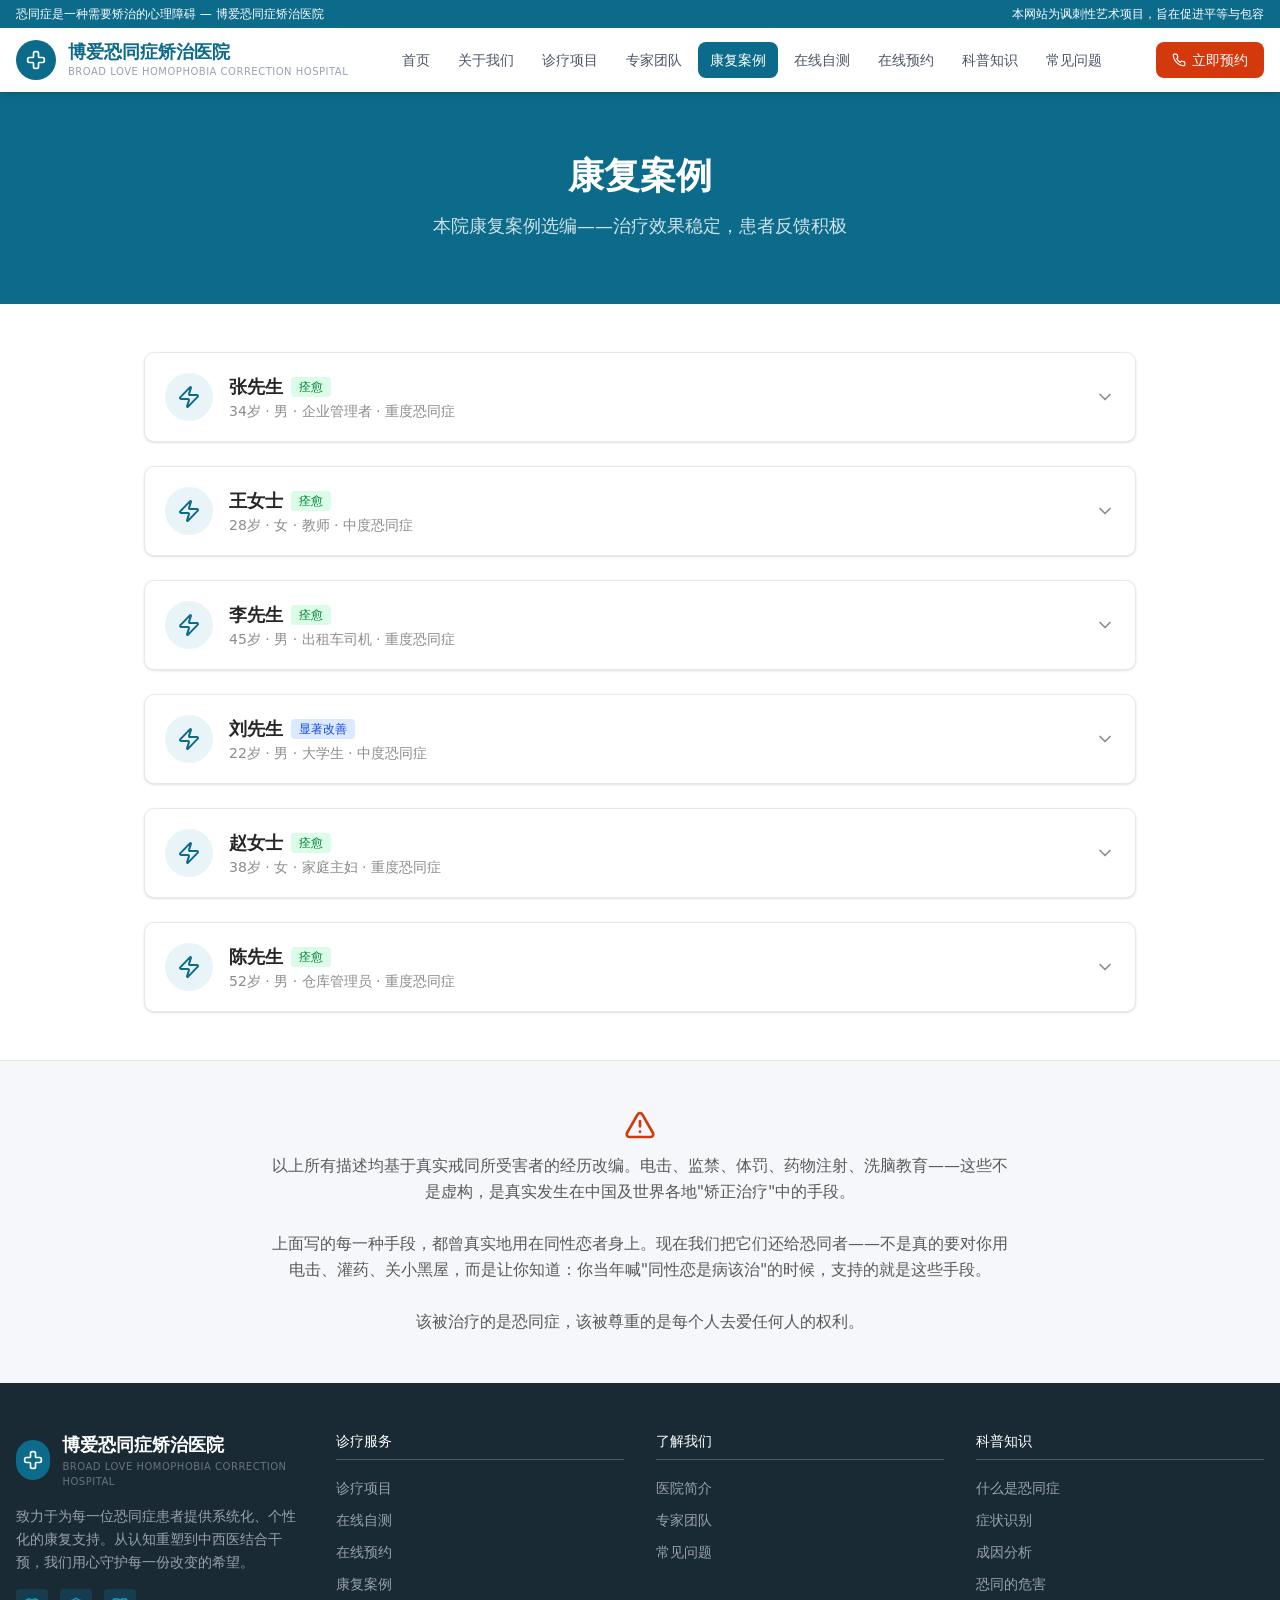
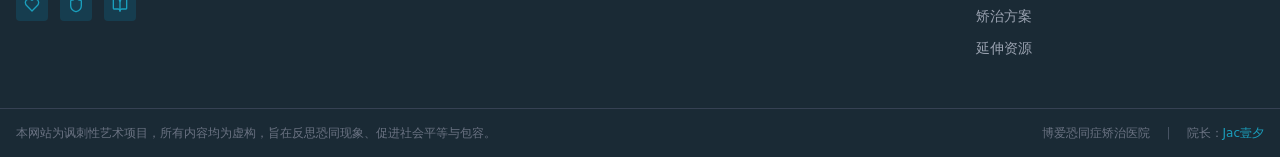
<file: cases.html>
<!DOCTYPE html><!--6WH8tekET_M9Y4uHTCsks--><html data-inspector-line="24" data-inspector-column="4" data-inspector-relative-path="src/app/layout.tsx" lang="zh-CN"><head><meta charSet="utf-8"/><meta name="viewport" content="width=device-width, initial-scale=1"/><link rel="stylesheet" href="/_next/static/chunks/beda0bcbc62f148f.css" data-precedence="next"/><link rel="preload" as="script" fetchPriority="low" href="/_next/static/chunks/b5f247ff3a777ee7.js"/><script src="/_next/static/chunks/857aa47eca68a262.js" async=""></script><script src="/_next/static/chunks/f7449fa38bf85ee9.js" async=""></script><script src="/_next/static/chunks/b51dfed189347cde.js" async=""></script><script src="/_next/static/chunks/turbopack-59738f43092c4b35.js" async=""></script><script src="/_next/static/chunks/3faaa24893a51aea.js" async=""></script><script src="/_next/static/chunks/5e4f52e76b22dd56.js" async=""></script><script src="/_next/static/chunks/096d7bc7419a0e3d.js" async=""></script><script src="/_next/static/chunks/53aed37c0e94753e.js" async=""></script><script src="/_next/static/chunks/a7ed0cf9eba2afb0.js" async=""></script><title>博爱恐同症矫治医院</title><meta name="description" content="博爱恐同症矫治医院 — 专注于恐同症的临床研究与系统矫治，采用中西医结合的综合干预方案，帮助患者重获包容与理解的能力。"/><script src="/_next/static/chunks/a6dad97d9634a72d.js" noModule=""></script></head><body data-inspector-line="25" data-inspector-column="6" data-inspector-relative-path="src/app/layout.tsx" class="antialiased"><div hidden=""><!--$--><!--/$--></div><header data-inspector-line="26" data-inspector-column="4" data-inspector-relative-path="src/components/layout/Header.tsx" class="sticky top-0 z-50 bg-white shadow-md"><div data-inspector-line="28" data-inspector-column="6" data-inspector-relative-path="src/components/layout/Header.tsx" class="bg-[#0C6B8A] text-white text-xs"><div data-inspector-line="29" data-inspector-column="8" data-inspector-relative-path="src/components/layout/Header.tsx" class="max-w-7xl mx-auto px-4 py-1.5 flex justify-between items-center"><span data-inspector-line="30" data-inspector-column="10" data-inspector-relative-path="src/components/layout/Header.tsx">恐同症是一种需要矫治的心理障碍 — 博爱恐同症矫治医院</span><span data-inspector-line="31" data-inspector-column="10" data-inspector-relative-path="src/components/layout/Header.tsx" class="hidden sm:inline">本网站为讽刺性艺术项目，旨在促进平等与包容</span></div></div><div data-inspector-line="36" data-inspector-column="6" data-inspector-relative-path="src/components/layout/Header.tsx" class="max-w-7xl mx-auto px-4"><div data-inspector-line="37" data-inspector-column="8" data-inspector-relative-path="src/components/layout/Header.tsx" class="flex items-center justify-between h-16"><a data-inspector-line="39" data-inspector-column="10" data-inspector-relative-path="src/components/layout/Header.tsx" class="flex items-center gap-3 shrink-0" href="/"><div data-inspector-line="40" data-inspector-column="12" data-inspector-relative-path="src/components/layout/Header.tsx" class="w-10 h-10 rounded-full bg-[#0C6B8A] flex items-center justify-center"><svg xmlns="http://www.w3.org/2000/svg" width="24" height="24" viewBox="0 0 24 24" fill="none" stroke="currentColor" stroke-width="2" stroke-linecap="round" stroke-linejoin="round" class="lucide lucide-cross w-5 h-5 text-white" data-inspector-line="41" data-inspector-column="14" data-inspector-relative-path="src/components/layout/Header.tsx"><path d="M4 9a2 2 0 0 0-2 2v2a2 2 0 0 0 2 2h4a1 1 0 0 1 1 1v4a2 2 0 0 0 2 2h2a2 2 0 0 0 2-2v-4a1 1 0 0 1 1-1h4a2 2 0 0 0 2-2v-2a2 2 0 0 0-2-2h-4a1 1 0 0 1-1-1V4a2 2 0 0 0-2-2h-2a2 2 0 0 0-2 2v4a1 1 0 0 1-1 1z"></path></svg></div><div data-inspector-line="43" data-inspector-column="12" data-inspector-relative-path="src/components/layout/Header.tsx" class="hidden sm:block"><div data-inspector-line="44" data-inspector-column="14" data-inspector-relative-path="src/components/layout/Header.tsx" class="font-bold text-[#0C6B8A] text-lg leading-tight">博爱恐同症矫治医院</div><div data-inspector-line="45" data-inspector-column="14" data-inspector-relative-path="src/components/layout/Header.tsx" class="text-[10px] text-gray-400 tracking-wider">BROAD LOVE HOMOPHOBIA CORRECTION HOSPITAL</div></div><div data-inspector-line="47" data-inspector-column="12" data-inspector-relative-path="src/components/layout/Header.tsx" class="sm:block md:hidden"><div data-inspector-line="48" data-inspector-column="14" data-inspector-relative-path="src/components/layout/Header.tsx" class="font-bold text-[#0C6B8A] text-sm leading-tight">博爱矫治医院</div></div></a><nav data-inspector-line="53" data-inspector-column="10" data-inspector-relative-path="src/components/layout/Header.tsx" class="hidden lg:flex items-center gap-1"><a data-inspector-line="55" data-inspector-column="14" data-inspector-relative-path="src/components/layout/Header.tsx" class="px-3 py-2 text-sm rounded-md transition-colors whitespace-nowrap text-gray-600 hover:text-[#0C6B8A] hover:bg-[#E8F4F8]" href="/">首页</a><a data-inspector-line="55" data-inspector-column="14" data-inspector-relative-path="src/components/layout/Header.tsx" class="px-3 py-2 text-sm rounded-md transition-colors whitespace-nowrap text-gray-600 hover:text-[#0C6B8A] hover:bg-[#E8F4F8]" href="/about">关于我们</a><a data-inspector-line="55" data-inspector-column="14" data-inspector-relative-path="src/components/layout/Header.tsx" class="px-3 py-2 text-sm rounded-md transition-colors whitespace-nowrap text-gray-600 hover:text-[#0C6B8A] hover:bg-[#E8F4F8]" href="/services">诊疗项目</a><a data-inspector-line="55" data-inspector-column="14" data-inspector-relative-path="src/components/layout/Header.tsx" class="px-3 py-2 text-sm rounded-md transition-colors whitespace-nowrap text-gray-600 hover:text-[#0C6B8A] hover:bg-[#E8F4F8]" href="/team">专家团队</a><a data-inspector-line="55" data-inspector-column="14" data-inspector-relative-path="src/components/layout/Header.tsx" class="px-3 py-2 text-sm rounded-md transition-colors whitespace-nowrap bg-[#0C6B8A] text-white font-medium" href="/cases">康复案例</a><a data-inspector-line="55" data-inspector-column="14" data-inspector-relative-path="src/components/layout/Header.tsx" class="px-3 py-2 text-sm rounded-md transition-colors whitespace-nowrap text-gray-600 hover:text-[#0C6B8A] hover:bg-[#E8F4F8]" href="/assessment">在线自测</a><a data-inspector-line="55" data-inspector-column="14" data-inspector-relative-path="src/components/layout/Header.tsx" class="px-3 py-2 text-sm rounded-md transition-colors whitespace-nowrap text-gray-600 hover:text-[#0C6B8A] hover:bg-[#E8F4F8]" href="/appointment">在线预约</a><a data-inspector-line="55" data-inspector-column="14" data-inspector-relative-path="src/components/layout/Header.tsx" class="px-3 py-2 text-sm rounded-md transition-colors whitespace-nowrap text-gray-600 hover:text-[#0C6B8A] hover:bg-[#E8F4F8]" href="/knowledge">科普知识</a><a data-inspector-line="55" data-inspector-column="14" data-inspector-relative-path="src/components/layout/Header.tsx" class="px-3 py-2 text-sm rounded-md transition-colors whitespace-nowrap text-gray-600 hover:text-[#0C6B8A] hover:bg-[#E8F4F8]" href="/faq">常见问题</a></nav><div data-inspector-line="71" data-inspector-column="10" data-inspector-relative-path="src/components/layout/Header.tsx" class="flex items-center gap-2"><a data-inspector-line="72" data-inspector-column="12" data-inspector-relative-path="src/components/layout/Header.tsx" class="hidden md:inline-flex items-center gap-1.5 bg-[#D4380D] text-white px-4 py-2 rounded-md text-sm font-medium hover:bg-[#B8320A] transition-colors" href="/appointment"><svg xmlns="http://www.w3.org/2000/svg" width="24" height="24" viewBox="0 0 24 24" fill="none" stroke="currentColor" stroke-width="2" stroke-linecap="round" stroke-linejoin="round" class="lucide lucide-phone w-3.5 h-3.5" data-inspector-line="76" data-inspector-column="14" data-inspector-relative-path="src/components/layout/Header.tsx"><path d="M22 16.92v3a2 2 0 0 1-2.18 2 19.79 19.79 0 0 1-8.63-3.07 19.5 19.5 0 0 1-6-6 19.79 19.79 0 0 1-3.07-8.67A2 2 0 0 1 4.11 2h3a2 2 0 0 1 2 1.72 12.84 12.84 0 0 0 .7 2.81 2 2 0 0 1-.45 2.11L8.09 9.91a16 16 0 0 0 6 6l1.27-1.27a2 2 0 0 1 2.11-.45 12.84 12.84 0 0 0 2.81.7A2 2 0 0 1 22 16.92z"></path></svg>立即预约</a><button data-inspector-line="79" data-inspector-column="12" data-inspector-relative-path="src/components/layout/Header.tsx" class="lg:hidden p-2 text-gray-600 hover:text-[#0C6B8A]" aria-label="切换菜单"><svg xmlns="http://www.w3.org/2000/svg" width="24" height="24" viewBox="0 0 24 24" fill="none" stroke="currentColor" stroke-width="2" stroke-linecap="round" stroke-linejoin="round" class="lucide lucide-menu w-6 h-6" data-inspector-line="84" data-inspector-column="56" data-inspector-relative-path="src/components/layout/Header.tsx"><line x1="4" x2="20" y1="12" y2="12"></line><line x1="4" x2="20" y1="6" y2="6"></line><line x1="4" x2="20" y1="18" y2="18"></line></svg></button></div></div></div></header><main data-inspector-line="28" data-inspector-column="8" data-inspector-relative-path="src/app/layout.tsx" class="min-h-screen"><div data-inspector-line="125" data-inspector-column="4" data-inspector-relative-path="src/app/cases/page.tsx" class="min-h-screen bg-white"><section data-inspector-line="127" data-inspector-column="6" data-inspector-relative-path="src/app/cases/page.tsx" class="bg-[#0C6B8A] py-16 text-center text-white"><div data-inspector-line="128" data-inspector-column="8" data-inspector-relative-path="src/app/cases/page.tsx" class="mx-auto max-w-4xl px-4"><h1 data-inspector-line="129" data-inspector-column="10" data-inspector-relative-path="src/app/cases/page.tsx" class="mb-4 text-3xl font-bold md:text-4xl">康复案例</h1><p data-inspector-line="130" data-inspector-column="10" data-inspector-relative-path="src/app/cases/page.tsx" class="mx-auto max-w-2xl text-lg text-white/80">本院康复案例选编——治疗效果稳定，患者反馈积极</p></div></section><section data-inspector-line="137" data-inspector-column="6" data-inspector-relative-path="src/app/cases/page.tsx" class="mx-auto max-w-5xl px-4 py-12"><div data-inspector-line="138" data-inspector-column="8" data-inspector-relative-path="src/app/cases/page.tsx" class="space-y-6"><div data-inspector-line="140" data-inspector-column="12" data-inspector-relative-path="src/app/cases/page.tsx" class="overflow-hidden rounded-lg border border-[#E8E8E8] bg-white shadow-sm transition-shadow hover:shadow-md"><button data-inspector-line="142" data-inspector-column="14" data-inspector-relative-path="src/app/cases/page.tsx" class="flex w-full items-center justify-between p-5 text-left"><div data-inspector-line="146" data-inspector-column="16" data-inspector-relative-path="src/app/cases/page.tsx" class="flex items-center gap-4"><div data-inspector-line="147" data-inspector-column="18" data-inspector-relative-path="src/app/cases/page.tsx" class="flex h-12 w-12 items-center justify-center rounded-full bg-[#E8F4F8]"><svg xmlns="http://www.w3.org/2000/svg" width="24" height="24" viewBox="0 0 24 24" fill="none" stroke="currentColor" stroke-width="2" stroke-linecap="round" stroke-linejoin="round" class="lucide lucide-zap h-6 w-6 text-[#0C6B8A]" data-inspector-line="148" data-inspector-column="20" data-inspector-relative-path="src/app/cases/page.tsx"><path d="M4 14a1 1 0 0 1-.78-1.63l9.9-10.2a.5.5 0 0 1 .86.46l-1.92 6.02A1 1 0 0 0 13 10h7a1 1 0 0 1 .78 1.63l-9.9 10.2a.5.5 0 0 1-.86-.46l1.92-6.02A1 1 0 0 0 11 14z"></path></svg></div><div data-inspector-line="150" data-inspector-column="18" data-inspector-relative-path="src/app/cases/page.tsx"><div data-inspector-line="151" data-inspector-column="20" data-inspector-relative-path="src/app/cases/page.tsx" class="flex items-center gap-2"><span data-inspector-line="152" data-inspector-column="22" data-inspector-relative-path="src/app/cases/page.tsx" class="text-lg font-bold text-[#262626]">张先生</span><span data-inspector-line="153" data-inspector-column="22" data-inspector-relative-path="src/app/cases/page.tsx" class="rounded px-2 py-0.5 text-xs font-medium bg-green-100 text-green-700">痊愈</span></div><div data-inspector-line="157" data-inspector-column="20" data-inspector-relative-path="src/app/cases/page.tsx" class="text-sm text-[#8C8C8C]">34<!-- -->岁 · <!-- -->男<!-- --> · <!-- -->企业管理者<!-- --> · <!-- -->重度恐同症</div></div></div><svg xmlns="http://www.w3.org/2000/svg" width="24" height="24" viewBox="0 0 24 24" fill="none" stroke="currentColor" stroke-width="2" stroke-linecap="round" stroke-linejoin="round" class="lucide lucide-chevron-down h-5 w-5 text-[#8C8C8C]" data-inspector-line="165" data-inspector-column="18" data-inspector-relative-path="src/app/cases/page.tsx"><path d="m6 9 6 6 6-6"></path></svg></button></div><div data-inspector-line="140" data-inspector-column="12" data-inspector-relative-path="src/app/cases/page.tsx" class="overflow-hidden rounded-lg border border-[#E8E8E8] bg-white shadow-sm transition-shadow hover:shadow-md"><button data-inspector-line="142" data-inspector-column="14" data-inspector-relative-path="src/app/cases/page.tsx" class="flex w-full items-center justify-between p-5 text-left"><div data-inspector-line="146" data-inspector-column="16" data-inspector-relative-path="src/app/cases/page.tsx" class="flex items-center gap-4"><div data-inspector-line="147" data-inspector-column="18" data-inspector-relative-path="src/app/cases/page.tsx" class="flex h-12 w-12 items-center justify-center rounded-full bg-[#E8F4F8]"><svg xmlns="http://www.w3.org/2000/svg" width="24" height="24" viewBox="0 0 24 24" fill="none" stroke="currentColor" stroke-width="2" stroke-linecap="round" stroke-linejoin="round" class="lucide lucide-zap h-6 w-6 text-[#0C6B8A]" data-inspector-line="148" data-inspector-column="20" data-inspector-relative-path="src/app/cases/page.tsx"><path d="M4 14a1 1 0 0 1-.78-1.63l9.9-10.2a.5.5 0 0 1 .86.46l-1.92 6.02A1 1 0 0 0 13 10h7a1 1 0 0 1 .78 1.63l-9.9 10.2a.5.5 0 0 1-.86-.46l1.92-6.02A1 1 0 0 0 11 14z"></path></svg></div><div data-inspector-line="150" data-inspector-column="18" data-inspector-relative-path="src/app/cases/page.tsx"><div data-inspector-line="151" data-inspector-column="20" data-inspector-relative-path="src/app/cases/page.tsx" class="flex items-center gap-2"><span data-inspector-line="152" data-inspector-column="22" data-inspector-relative-path="src/app/cases/page.tsx" class="text-lg font-bold text-[#262626]">王女士</span><span data-inspector-line="153" data-inspector-column="22" data-inspector-relative-path="src/app/cases/page.tsx" class="rounded px-2 py-0.5 text-xs font-medium bg-green-100 text-green-700">痊愈</span></div><div data-inspector-line="157" data-inspector-column="20" data-inspector-relative-path="src/app/cases/page.tsx" class="text-sm text-[#8C8C8C]">28<!-- -->岁 · <!-- -->女<!-- --> · <!-- -->教师<!-- --> · <!-- -->中度恐同症</div></div></div><svg xmlns="http://www.w3.org/2000/svg" width="24" height="24" viewBox="0 0 24 24" fill="none" stroke="currentColor" stroke-width="2" stroke-linecap="round" stroke-linejoin="round" class="lucide lucide-chevron-down h-5 w-5 text-[#8C8C8C]" data-inspector-line="165" data-inspector-column="18" data-inspector-relative-path="src/app/cases/page.tsx"><path d="m6 9 6 6 6-6"></path></svg></button></div><div data-inspector-line="140" data-inspector-column="12" data-inspector-relative-path="src/app/cases/page.tsx" class="overflow-hidden rounded-lg border border-[#E8E8E8] bg-white shadow-sm transition-shadow hover:shadow-md"><button data-inspector-line="142" data-inspector-column="14" data-inspector-relative-path="src/app/cases/page.tsx" class="flex w-full items-center justify-between p-5 text-left"><div data-inspector-line="146" data-inspector-column="16" data-inspector-relative-path="src/app/cases/page.tsx" class="flex items-center gap-4"><div data-inspector-line="147" data-inspector-column="18" data-inspector-relative-path="src/app/cases/page.tsx" class="flex h-12 w-12 items-center justify-center rounded-full bg-[#E8F4F8]"><svg xmlns="http://www.w3.org/2000/svg" width="24" height="24" viewBox="0 0 24 24" fill="none" stroke="currentColor" stroke-width="2" stroke-linecap="round" stroke-linejoin="round" class="lucide lucide-zap h-6 w-6 text-[#0C6B8A]" data-inspector-line="148" data-inspector-column="20" data-inspector-relative-path="src/app/cases/page.tsx"><path d="M4 14a1 1 0 0 1-.78-1.63l9.9-10.2a.5.5 0 0 1 .86.46l-1.92 6.02A1 1 0 0 0 13 10h7a1 1 0 0 1 .78 1.63l-9.9 10.2a.5.5 0 0 1-.86-.46l1.92-6.02A1 1 0 0 0 11 14z"></path></svg></div><div data-inspector-line="150" data-inspector-column="18" data-inspector-relative-path="src/app/cases/page.tsx"><div data-inspector-line="151" data-inspector-column="20" data-inspector-relative-path="src/app/cases/page.tsx" class="flex items-center gap-2"><span data-inspector-line="152" data-inspector-column="22" data-inspector-relative-path="src/app/cases/page.tsx" class="text-lg font-bold text-[#262626]">李先生</span><span data-inspector-line="153" data-inspector-column="22" data-inspector-relative-path="src/app/cases/page.tsx" class="rounded px-2 py-0.5 text-xs font-medium bg-green-100 text-green-700">痊愈</span></div><div data-inspector-line="157" data-inspector-column="20" data-inspector-relative-path="src/app/cases/page.tsx" class="text-sm text-[#8C8C8C]">45<!-- -->岁 · <!-- -->男<!-- --> · <!-- -->出租车司机<!-- --> · <!-- -->重度恐同症</div></div></div><svg xmlns="http://www.w3.org/2000/svg" width="24" height="24" viewBox="0 0 24 24" fill="none" stroke="currentColor" stroke-width="2" stroke-linecap="round" stroke-linejoin="round" class="lucide lucide-chevron-down h-5 w-5 text-[#8C8C8C]" data-inspector-line="165" data-inspector-column="18" data-inspector-relative-path="src/app/cases/page.tsx"><path d="m6 9 6 6 6-6"></path></svg></button></div><div data-inspector-line="140" data-inspector-column="12" data-inspector-relative-path="src/app/cases/page.tsx" class="overflow-hidden rounded-lg border border-[#E8E8E8] bg-white shadow-sm transition-shadow hover:shadow-md"><button data-inspector-line="142" data-inspector-column="14" data-inspector-relative-path="src/app/cases/page.tsx" class="flex w-full items-center justify-between p-5 text-left"><div data-inspector-line="146" data-inspector-column="16" data-inspector-relative-path="src/app/cases/page.tsx" class="flex items-center gap-4"><div data-inspector-line="147" data-inspector-column="18" data-inspector-relative-path="src/app/cases/page.tsx" class="flex h-12 w-12 items-center justify-center rounded-full bg-[#E8F4F8]"><svg xmlns="http://www.w3.org/2000/svg" width="24" height="24" viewBox="0 0 24 24" fill="none" stroke="currentColor" stroke-width="2" stroke-linecap="round" stroke-linejoin="round" class="lucide lucide-zap h-6 w-6 text-[#0C6B8A]" data-inspector-line="148" data-inspector-column="20" data-inspector-relative-path="src/app/cases/page.tsx"><path d="M4 14a1 1 0 0 1-.78-1.63l9.9-10.2a.5.5 0 0 1 .86.46l-1.92 6.02A1 1 0 0 0 13 10h7a1 1 0 0 1 .78 1.63l-9.9 10.2a.5.5 0 0 1-.86-.46l1.92-6.02A1 1 0 0 0 11 14z"></path></svg></div><div data-inspector-line="150" data-inspector-column="18" data-inspector-relative-path="src/app/cases/page.tsx"><div data-inspector-line="151" data-inspector-column="20" data-inspector-relative-path="src/app/cases/page.tsx" class="flex items-center gap-2"><span data-inspector-line="152" data-inspector-column="22" data-inspector-relative-path="src/app/cases/page.tsx" class="text-lg font-bold text-[#262626]">刘先生</span><span data-inspector-line="153" data-inspector-column="22" data-inspector-relative-path="src/app/cases/page.tsx" class="rounded px-2 py-0.5 text-xs font-medium bg-blue-100 text-blue-700">显著改善</span></div><div data-inspector-line="157" data-inspector-column="20" data-inspector-relative-path="src/app/cases/page.tsx" class="text-sm text-[#8C8C8C]">22<!-- -->岁 · <!-- -->男<!-- --> · <!-- -->大学生<!-- --> · <!-- -->中度恐同症</div></div></div><svg xmlns="http://www.w3.org/2000/svg" width="24" height="24" viewBox="0 0 24 24" fill="none" stroke="currentColor" stroke-width="2" stroke-linecap="round" stroke-linejoin="round" class="lucide lucide-chevron-down h-5 w-5 text-[#8C8C8C]" data-inspector-line="165" data-inspector-column="18" data-inspector-relative-path="src/app/cases/page.tsx"><path d="m6 9 6 6 6-6"></path></svg></button></div><div data-inspector-line="140" data-inspector-column="12" data-inspector-relative-path="src/app/cases/page.tsx" class="overflow-hidden rounded-lg border border-[#E8E8E8] bg-white shadow-sm transition-shadow hover:shadow-md"><button data-inspector-line="142" data-inspector-column="14" data-inspector-relative-path="src/app/cases/page.tsx" class="flex w-full items-center justify-between p-5 text-left"><div data-inspector-line="146" data-inspector-column="16" data-inspector-relative-path="src/app/cases/page.tsx" class="flex items-center gap-4"><div data-inspector-line="147" data-inspector-column="18" data-inspector-relative-path="src/app/cases/page.tsx" class="flex h-12 w-12 items-center justify-center rounded-full bg-[#E8F4F8]"><svg xmlns="http://www.w3.org/2000/svg" width="24" height="24" viewBox="0 0 24 24" fill="none" stroke="currentColor" stroke-width="2" stroke-linecap="round" stroke-linejoin="round" class="lucide lucide-zap h-6 w-6 text-[#0C6B8A]" data-inspector-line="148" data-inspector-column="20" data-inspector-relative-path="src/app/cases/page.tsx"><path d="M4 14a1 1 0 0 1-.78-1.63l9.9-10.2a.5.5 0 0 1 .86.46l-1.92 6.02A1 1 0 0 0 13 10h7a1 1 0 0 1 .78 1.63l-9.9 10.2a.5.5 0 0 1-.86-.46l1.92-6.02A1 1 0 0 0 11 14z"></path></svg></div><div data-inspector-line="150" data-inspector-column="18" data-inspector-relative-path="src/app/cases/page.tsx"><div data-inspector-line="151" data-inspector-column="20" data-inspector-relative-path="src/app/cases/page.tsx" class="flex items-center gap-2"><span data-inspector-line="152" data-inspector-column="22" data-inspector-relative-path="src/app/cases/page.tsx" class="text-lg font-bold text-[#262626]">赵女士</span><span data-inspector-line="153" data-inspector-column="22" data-inspector-relative-path="src/app/cases/page.tsx" class="rounded px-2 py-0.5 text-xs font-medium bg-green-100 text-green-700">痊愈</span></div><div data-inspector-line="157" data-inspector-column="20" data-inspector-relative-path="src/app/cases/page.tsx" class="text-sm text-[#8C8C8C]">38<!-- -->岁 · <!-- -->女<!-- --> · <!-- -->家庭主妇<!-- --> · <!-- -->重度恐同症</div></div></div><svg xmlns="http://www.w3.org/2000/svg" width="24" height="24" viewBox="0 0 24 24" fill="none" stroke="currentColor" stroke-width="2" stroke-linecap="round" stroke-linejoin="round" class="lucide lucide-chevron-down h-5 w-5 text-[#8C8C8C]" data-inspector-line="165" data-inspector-column="18" data-inspector-relative-path="src/app/cases/page.tsx"><path d="m6 9 6 6 6-6"></path></svg></button></div><div data-inspector-line="140" data-inspector-column="12" data-inspector-relative-path="src/app/cases/page.tsx" class="overflow-hidden rounded-lg border border-[#E8E8E8] bg-white shadow-sm transition-shadow hover:shadow-md"><button data-inspector-line="142" data-inspector-column="14" data-inspector-relative-path="src/app/cases/page.tsx" class="flex w-full items-center justify-between p-5 text-left"><div data-inspector-line="146" data-inspector-column="16" data-inspector-relative-path="src/app/cases/page.tsx" class="flex items-center gap-4"><div data-inspector-line="147" data-inspector-column="18" data-inspector-relative-path="src/app/cases/page.tsx" class="flex h-12 w-12 items-center justify-center rounded-full bg-[#E8F4F8]"><svg xmlns="http://www.w3.org/2000/svg" width="24" height="24" viewBox="0 0 24 24" fill="none" stroke="currentColor" stroke-width="2" stroke-linecap="round" stroke-linejoin="round" class="lucide lucide-zap h-6 w-6 text-[#0C6B8A]" data-inspector-line="148" data-inspector-column="20" data-inspector-relative-path="src/app/cases/page.tsx"><path d="M4 14a1 1 0 0 1-.78-1.63l9.9-10.2a.5.5 0 0 1 .86.46l-1.92 6.02A1 1 0 0 0 13 10h7a1 1 0 0 1 .78 1.63l-9.9 10.2a.5.5 0 0 1-.86-.46l1.92-6.02A1 1 0 0 0 11 14z"></path></svg></div><div data-inspector-line="150" data-inspector-column="18" data-inspector-relative-path="src/app/cases/page.tsx"><div data-inspector-line="151" data-inspector-column="20" data-inspector-relative-path="src/app/cases/page.tsx" class="flex items-center gap-2"><span data-inspector-line="152" data-inspector-column="22" data-inspector-relative-path="src/app/cases/page.tsx" class="text-lg font-bold text-[#262626]">陈先生</span><span data-inspector-line="153" data-inspector-column="22" data-inspector-relative-path="src/app/cases/page.tsx" class="rounded px-2 py-0.5 text-xs font-medium bg-green-100 text-green-700">痊愈</span></div><div data-inspector-line="157" data-inspector-column="20" data-inspector-relative-path="src/app/cases/page.tsx" class="text-sm text-[#8C8C8C]">52<!-- -->岁 · <!-- -->男<!-- --> · <!-- -->仓库管理员<!-- --> · <!-- -->重度恐同症</div></div></div><svg xmlns="http://www.w3.org/2000/svg" width="24" height="24" viewBox="0 0 24 24" fill="none" stroke="currentColor" stroke-width="2" stroke-linecap="round" stroke-linejoin="round" class="lucide lucide-chevron-down h-5 w-5 text-[#8C8C8C]" data-inspector-line="165" data-inspector-column="18" data-inspector-relative-path="src/app/cases/page.tsx"><path d="m6 9 6 6 6-6"></path></svg></button></div></div></section><section data-inspector-line="233" data-inspector-column="6" data-inspector-relative-path="src/app/cases/page.tsx" class="border-t border-[#E8E8E8] bg-[#F5F7FA] py-12"><div data-inspector-line="234" data-inspector-column="8" data-inspector-relative-path="src/app/cases/page.tsx" class="mx-auto max-w-3xl px-4 text-center"><svg xmlns="http://www.w3.org/2000/svg" width="24" height="24" viewBox="0 0 24 24" fill="none" stroke="currentColor" stroke-width="2" stroke-linecap="round" stroke-linejoin="round" class="lucide lucide-triangle-alert mx-auto mb-3 h-8 w-8 text-[#D4380D]" data-inspector-line="235" data-inspector-column="10" data-inspector-relative-path="src/app/cases/page.tsx"><path d="m21.73 18-8-14a2 2 0 0 0-3.48 0l-8 14A2 2 0 0 0 4 21h16a2 2 0 0 0 1.73-3"></path><path d="M12 9v4"></path><path d="M12 17h.01"></path></svg><p data-inspector-line="236" data-inspector-column="10" data-inspector-relative-path="src/app/cases/page.tsx" class="text-base text-[#595959] leading-relaxed">以上所有描述均基于真实戒同所受害者的经历改编。电击、监禁、体罚、药物注射、洗脑教育——这些不是虚构，是真实发生在中国及世界各地&quot;矫正治疗&quot;中的手段。<br data-inspector-line="237" data-inspector-column="96" data-inspector-relative-path="src/app/cases/page.tsx"/><br data-inspector-line="237" data-inspector-column="102" data-inspector-relative-path="src/app/cases/page.tsx"/>上面写的每一种手段，都曾真实地用在同性恋者身上。现在我们把它们还给恐同者——不是真的要对你用电击、灌药、关小黑屋，而是让你知道：你当年喊&quot;同性恋是病该治&quot;的时候，支持的就是这些手段。<br data-inspector-line="238" data-inspector-column="113" data-inspector-relative-path="src/app/cases/page.tsx"/><br data-inspector-line="238" data-inspector-column="119" data-inspector-relative-path="src/app/cases/page.tsx"/>该被治疗的是恐同症，该被尊重的是每个人去爱任何人的权利。</p></div></section></div><!--$--><!--/$--></main><footer data-inspector-line="37" data-inspector-column="4" data-inspector-relative-path="src/components/layout/Footer.tsx" class="bg-[#1A2A35] text-gray-300"><div data-inspector-line="39" data-inspector-column="6" data-inspector-relative-path="src/components/layout/Footer.tsx" class="max-w-7xl mx-auto px-4 py-12"><div data-inspector-line="40" data-inspector-column="8" data-inspector-relative-path="src/components/layout/Footer.tsx" class="grid grid-cols-1 md:grid-cols-2 lg:grid-cols-4 gap-8"><div data-inspector-line="42" data-inspector-column="10" data-inspector-relative-path="src/components/layout/Footer.tsx"><div data-inspector-line="43" data-inspector-column="12" data-inspector-relative-path="src/components/layout/Footer.tsx" class="flex items-center gap-3 mb-4"><div data-inspector-line="44" data-inspector-column="14" data-inspector-relative-path="src/components/layout/Footer.tsx" class="w-10 h-10 rounded-full bg-[#0C6B8A] flex items-center justify-center"><svg xmlns="http://www.w3.org/2000/svg" width="24" height="24" viewBox="0 0 24 24" fill="none" stroke="currentColor" stroke-width="2" stroke-linecap="round" stroke-linejoin="round" class="lucide lucide-cross w-5 h-5 text-white" data-inspector-line="45" data-inspector-column="16" data-inspector-relative-path="src/components/layout/Footer.tsx"><path d="M4 9a2 2 0 0 0-2 2v2a2 2 0 0 0 2 2h4a1 1 0 0 1 1 1v4a2 2 0 0 0 2 2h2a2 2 0 0 0 2-2v-4a1 1 0 0 1 1-1h4a2 2 0 0 0 2-2v-2a2 2 0 0 0-2-2h-4a1 1 0 0 1-1-1V4a2 2 0 0 0-2-2h-2a2 2 0 0 0-2 2v4a1 1 0 0 1-1 1z"></path></svg></div><div data-inspector-line="47" data-inspector-column="14" data-inspector-relative-path="src/components/layout/Footer.tsx"><div data-inspector-line="48" data-inspector-column="16" data-inspector-relative-path="src/components/layout/Footer.tsx" class="font-bold text-white text-lg">博爱恐同症矫治医院</div><div data-inspector-line="49" data-inspector-column="16" data-inspector-relative-path="src/components/layout/Footer.tsx" class="text-[10px] text-gray-500 tracking-wider">BROAD LOVE HOMOPHOBIA CORRECTION HOSPITAL</div></div></div><p data-inspector-line="52" data-inspector-column="12" data-inspector-relative-path="src/components/layout/Footer.tsx" class="text-sm text-gray-400 leading-relaxed mb-4">致力于为每一位恐同症患者提供系统化、个性化的康复支持。从认知重塑到中西医结合干预，我们用心守护每一份改变的希望。</p><div data-inspector-line="55" data-inspector-column="12" data-inspector-relative-path="src/components/layout/Footer.tsx" class="flex gap-3"><div data-inspector-line="56" data-inspector-column="14" data-inspector-relative-path="src/components/layout/Footer.tsx" class="w-8 h-8 rounded bg-[#0C6B8A]/30 flex items-center justify-center"><svg xmlns="http://www.w3.org/2000/svg" width="24" height="24" viewBox="0 0 24 24" fill="none" stroke="currentColor" stroke-width="2" stroke-linecap="round" stroke-linejoin="round" class="lucide lucide-heart w-4 h-4 text-[#1A9FBD]" data-inspector-line="57" data-inspector-column="16" data-inspector-relative-path="src/components/layout/Footer.tsx"><path d="M19 14c1.49-1.46 3-3.21 3-5.5A5.5 5.5 0 0 0 16.5 3c-1.76 0-3 .5-4.5 2-1.5-1.5-2.74-2-4.5-2A5.5 5.5 0 0 0 2 8.5c0 2.3 1.5 4.05 3 5.5l7 7Z"></path></svg></div><div data-inspector-line="59" data-inspector-column="14" data-inspector-relative-path="src/components/layout/Footer.tsx" class="w-8 h-8 rounded bg-[#0C6B8A]/30 flex items-center justify-center"><svg xmlns="http://www.w3.org/2000/svg" width="24" height="24" viewBox="0 0 24 24" fill="none" stroke="currentColor" stroke-width="2" stroke-linecap="round" stroke-linejoin="round" class="lucide lucide-shield w-4 h-4 text-[#1A9FBD]" data-inspector-line="60" data-inspector-column="16" data-inspector-relative-path="src/components/layout/Footer.tsx"><path d="M20 13c0 5-3.5 7.5-7.66 8.95a1 1 0 0 1-.67-.01C7.5 20.5 4 18 4 13V6a1 1 0 0 1 1-1c2 0 4.5-1.2 6.24-2.72a1.17 1.17 0 0 1 1.52 0C14.51 3.81 17 5 19 5a1 1 0 0 1 1 1z"></path></svg></div><div data-inspector-line="62" data-inspector-column="14" data-inspector-relative-path="src/components/layout/Footer.tsx" class="w-8 h-8 rounded bg-[#0C6B8A]/30 flex items-center justify-center"><svg xmlns="http://www.w3.org/2000/svg" width="24" height="24" viewBox="0 0 24 24" fill="none" stroke="currentColor" stroke-width="2" stroke-linecap="round" stroke-linejoin="round" class="lucide lucide-book-open w-4 h-4 text-[#1A9FBD]" data-inspector-line="63" data-inspector-column="16" data-inspector-relative-path="src/components/layout/Footer.tsx"><path d="M12 7v14"></path><path d="M3 18a1 1 0 0 1-1-1V4a1 1 0 0 1 1-1h5a4 4 0 0 1 4 4 4 4 0 0 1 4-4h5a1 1 0 0 1 1 1v13a1 1 0 0 1-1 1h-6a3 3 0 0 0-3 3 3 3 0 0 0-3-3z"></path></svg></div></div></div><div data-inspector-line="70" data-inspector-column="12" data-inspector-relative-path="src/components/layout/Footer.tsx"><h3 data-inspector-line="71" data-inspector-column="14" data-inspector-relative-path="src/components/layout/Footer.tsx" class="text-white font-medium text-sm mb-4 border-b border-gray-600 pb-2">诊疗服务</h3><ul data-inspector-line="74" data-inspector-column="14" data-inspector-relative-path="src/components/layout/Footer.tsx" class="space-y-2"><li data-inspector-line="76" data-inspector-column="18" data-inspector-relative-path="src/components/layout/Footer.tsx"><a data-inspector-line="77" data-inspector-column="20" data-inspector-relative-path="src/components/layout/Footer.tsx" class="text-sm text-gray-400 hover:text-[#1A9FBD] transition-colors" href="/services">诊疗项目</a></li><li data-inspector-line="76" data-inspector-column="18" data-inspector-relative-path="src/components/layout/Footer.tsx"><a data-inspector-line="77" data-inspector-column="20" data-inspector-relative-path="src/components/layout/Footer.tsx" class="text-sm text-gray-400 hover:text-[#1A9FBD] transition-colors" href="/assessment">在线自测</a></li><li data-inspector-line="76" data-inspector-column="18" data-inspector-relative-path="src/components/layout/Footer.tsx"><a data-inspector-line="77" data-inspector-column="20" data-inspector-relative-path="src/components/layout/Footer.tsx" class="text-sm text-gray-400 hover:text-[#1A9FBD] transition-colors" href="/appointment">在线预约</a></li><li data-inspector-line="76" data-inspector-column="18" data-inspector-relative-path="src/components/layout/Footer.tsx"><a data-inspector-line="77" data-inspector-column="20" data-inspector-relative-path="src/components/layout/Footer.tsx" class="text-sm text-gray-400 hover:text-[#1A9FBD] transition-colors" href="/cases">康复案例</a></li></ul></div><div data-inspector-line="70" data-inspector-column="12" data-inspector-relative-path="src/components/layout/Footer.tsx"><h3 data-inspector-line="71" data-inspector-column="14" data-inspector-relative-path="src/components/layout/Footer.tsx" class="text-white font-medium text-sm mb-4 border-b border-gray-600 pb-2">了解我们</h3><ul data-inspector-line="74" data-inspector-column="14" data-inspector-relative-path="src/components/layout/Footer.tsx" class="space-y-2"><li data-inspector-line="76" data-inspector-column="18" data-inspector-relative-path="src/components/layout/Footer.tsx"><a data-inspector-line="77" data-inspector-column="20" data-inspector-relative-path="src/components/layout/Footer.tsx" class="text-sm text-gray-400 hover:text-[#1A9FBD] transition-colors" href="/about">医院简介</a></li><li data-inspector-line="76" data-inspector-column="18" data-inspector-relative-path="src/components/layout/Footer.tsx"><a data-inspector-line="77" data-inspector-column="20" data-inspector-relative-path="src/components/layout/Footer.tsx" class="text-sm text-gray-400 hover:text-[#1A9FBD] transition-colors" href="/team">专家团队</a></li><li data-inspector-line="76" data-inspector-column="18" data-inspector-relative-path="src/components/layout/Footer.tsx"><a data-inspector-line="77" data-inspector-column="20" data-inspector-relative-path="src/components/layout/Footer.tsx" class="text-sm text-gray-400 hover:text-[#1A9FBD] transition-colors" href="/faq">常见问题</a></li></ul></div><div data-inspector-line="70" data-inspector-column="12" data-inspector-relative-path="src/components/layout/Footer.tsx"><h3 data-inspector-line="71" data-inspector-column="14" data-inspector-relative-path="src/components/layout/Footer.tsx" class="text-white font-medium text-sm mb-4 border-b border-gray-600 pb-2">科普知识</h3><ul data-inspector-line="74" data-inspector-column="14" data-inspector-relative-path="src/components/layout/Footer.tsx" class="space-y-2"><li data-inspector-line="76" data-inspector-column="18" data-inspector-relative-path="src/components/layout/Footer.tsx"><a data-inspector-line="77" data-inspector-column="20" data-inspector-relative-path="src/components/layout/Footer.tsx" class="text-sm text-gray-400 hover:text-[#1A9FBD] transition-colors" href="/knowledge#overview">什么是恐同症</a></li><li data-inspector-line="76" data-inspector-column="18" data-inspector-relative-path="src/components/layout/Footer.tsx"><a data-inspector-line="77" data-inspector-column="20" data-inspector-relative-path="src/components/layout/Footer.tsx" class="text-sm text-gray-400 hover:text-[#1A9FBD] transition-colors" href="/knowledge#symptoms">症状识别</a></li><li data-inspector-line="76" data-inspector-column="18" data-inspector-relative-path="src/components/layout/Footer.tsx"><a data-inspector-line="77" data-inspector-column="20" data-inspector-relative-path="src/components/layout/Footer.tsx" class="text-sm text-gray-400 hover:text-[#1A9FBD] transition-colors" href="/knowledge#causes">成因分析</a></li><li data-inspector-line="76" data-inspector-column="18" data-inspector-relative-path="src/components/layout/Footer.tsx"><a data-inspector-line="77" data-inspector-column="20" data-inspector-relative-path="src/components/layout/Footer.tsx" class="text-sm text-gray-400 hover:text-[#1A9FBD] transition-colors" href="/knowledge#harm">恐同的危害</a></li><li data-inspector-line="76" data-inspector-column="18" data-inspector-relative-path="src/components/layout/Footer.tsx"><a data-inspector-line="77" data-inspector-column="20" data-inspector-relative-path="src/components/layout/Footer.tsx" class="text-sm text-gray-400 hover:text-[#1A9FBD] transition-colors" href="/knowledge#prevention">矫治方案</a></li><li data-inspector-line="76" data-inspector-column="18" data-inspector-relative-path="src/components/layout/Footer.tsx"><a data-inspector-line="77" data-inspector-column="20" data-inspector-relative-path="src/components/layout/Footer.tsx" class="text-sm text-gray-400 hover:text-[#1A9FBD] transition-colors" href="/knowledge#resources">延伸资源</a></li></ul></div></div></div><div data-inspector-line="92" data-inspector-column="6" data-inspector-relative-path="src/components/layout/Footer.tsx" class="border-t border-gray-700"><div data-inspector-line="93" data-inspector-column="8" data-inspector-relative-path="src/components/layout/Footer.tsx" class="max-w-7xl mx-auto px-4 py-4 flex flex-col sm:flex-row justify-between items-center gap-2"><p data-inspector-line="94" data-inspector-column="10" data-inspector-relative-path="src/components/layout/Footer.tsx" class="text-xs text-gray-500">本网站为讽刺性艺术项目，所有内容均为虚构，旨在反思恐同现象、促进社会平等与包容。</p><p data-inspector-line="97" data-inspector-column="10" data-inspector-relative-path="src/components/layout/Footer.tsx" class="text-xs text-gray-500 text-right">博爱恐同症矫治医院<span data-inspector-line="98" data-inspector-column="21" data-inspector-relative-path="src/components/layout/Footer.tsx" class="mx-4 text-gray-600">|</span>院长：<a data-inspector-line="98" data-inspector-column="69" data-inspector-relative-path="src/components/layout/Footer.tsx" href="https://space.bilibili.com/512776074" target="_blank" rel="noopener noreferrer" class="text-[#1A9FBD] hover:text-white transition-colors">Jac壹夕</a></p></div></div></footer><script src="/_next/static/chunks/b5f247ff3a777ee7.js" id="_R_" async=""></script><script>(self.__next_f=self.__next_f||[]).push([0])</script><script>self.__next_f.push([1,"1:\"$Sreact.fragment\"\n2:I[43116,[\"/_next/static/chunks/3faaa24893a51aea.js\",\"/_next/static/chunks/5e4f52e76b22dd56.js\"],\"Inspector\"]\n3:I[39422,[\"/_next/static/chunks/3faaa24893a51aea.js\",\"/_next/static/chunks/5e4f52e76b22dd56.js\"],\"default\"]\n4:I[20365,[\"/_next/static/chunks/096d7bc7419a0e3d.js\",\"/_next/static/chunks/53aed37c0e94753e.js\"],\"default\"]\n5:I[52526,[\"/_next/static/chunks/096d7bc7419a0e3d.js\",\"/_next/static/chunks/53aed37c0e94753e.js\"],\"default\"]\n10:I[67833,[\"/_next/static/chunks/096d7bc7419a0e3d.js\",\"/_next/static/chunks/53aed37c0e94753e.js\"],\"default\"]\n:HL[\"/_next/static/chunks/beda0bcbc62f148f.css\",\"style\"]\n"])</script><script>self.__next_f.push([1,"0:{\"P\":null,\"b\":\"6WH8tekET-M9Y4uHTCsks\",\"c\":[\"\",\"cases\"],\"q\":\"\",\"i\":false,\"f\":[[[\"\",{\"children\":[\"cases\",{\"children\":[\"__PAGE__\",{}]}]},\"$undefined\",\"$undefined\",true],[[\"$\",\"$1\",\"c\",{\"children\":[[[\"$\",\"link\",\"0\",{\"rel\":\"stylesheet\",\"href\":\"/_next/static/chunks/beda0bcbc62f148f.css\",\"precedence\":\"next\",\"crossOrigin\":\"$undefined\",\"nonce\":\"$undefined\"}],[\"$\",\"script\",\"script-0\",{\"src\":\"/_next/static/chunks/3faaa24893a51aea.js\",\"async\":true,\"nonce\":\"$undefined\"}],[\"$\",\"script\",\"script-1\",{\"src\":\"/_next/static/chunks/5e4f52e76b22dd56.js\",\"async\":true,\"nonce\":\"$undefined\"}]],[\"$\",\"html\",null,{\"data-inspector-line\":\"24\",\"data-inspector-column\":\"4\",\"data-inspector-relative-path\":\"src/app/layout.tsx\",\"lang\":\"zh-CN\",\"children\":[\"$\",\"body\",null,{\"data-inspector-line\":\"25\",\"data-inspector-column\":\"6\",\"data-inspector-relative-path\":\"src/app/layout.tsx\",\"className\":\"antialiased\",\"children\":[[\"$\",\"$L2\",null,{\"data-inspector-line\":\"26\",\"data-inspector-column\":\"18\",\"data-inspector-relative-path\":\"src/app/layout.tsx\"}],[\"$\",\"$L3\",null,{\"data-inspector-line\":\"27\",\"data-inspector-column\":\"8\",\"data-inspector-relative-path\":\"src/app/layout.tsx\"}],[\"$\",\"main\",null,{\"data-inspector-line\":\"28\",\"data-inspector-column\":\"8\",\"data-inspector-relative-path\":\"src/app/layout.tsx\",\"className\":\"min-h-screen\",\"children\":[\"$\",\"$L4\",null,{\"parallelRouterKey\":\"children\",\"error\":\"$undefined\",\"errorStyles\":\"$undefined\",\"errorScripts\":\"$undefined\",\"template\":[\"$\",\"$L5\",null,{}],\"templateStyles\":\"$undefined\",\"templateScripts\":\"$undefined\",\"notFound\":[[[\"$\",\"title\",null,{\"children\":\"404: This page could not be found.\"}],[\"$\",\"div\",null,{\"style\":{\"fontFamily\":\"system-ui,\\\"Segoe UI\\\",Roboto,Helvetica,Arial,sans-serif,\\\"Apple Color Emoji\\\",\\\"Segoe UI Emoji\\\"\",\"height\":\"100vh\",\"textAlign\":\"center\",\"display\":\"flex\",\"flexDirection\":\"column\",\"alignItems\":\"center\",\"justifyContent\":\"center\"},\"children\":[\"$\",\"div\",null,{\"children\":[[\"$\",\"style\",null,{\"dangerouslySetInnerHTML\":{\"__html\":\"body{color:#000;background:#fff;margin:0}.next-error-h1{border-right:1px solid rgba(0,0,0,.3)}@media (prefers-color-scheme:dark){body{color:#fff;background:#000}.next-error-h1{border-right:1px solid rgba(255,255,255,.3)}}\"}}],[\"$\",\"h1\",null,{\"className\":\"next-error-h1\",\"style\":{\"display\":\"inline-block\",\"margin\":\"0 20px 0 0\",\"padding\":\"0 23px 0 0\",\"fontSize\":24,\"fontWeight\":500,\"verticalAlign\":\"top\",\"lineHeight\":\"49px\"},\"children\":404}],[\"$\",\"div\",null,{\"style\":{\"display\":\"inline-block\"},\"children\":[\"$\",\"h2\",null,{\"style\":{\"fontSize\":14,\"fontWeight\":400,\"lineHeight\":\"49px\",\"margin\":0},\"children\":\"This page could not be found.\"}]}]]}]}]],[]],\"forbidden\":\"$undefined\",\"unauthorized\":\"$undefined\"}]}],[\"$\",\"footer\",null,{\"data-inspector-line\":\"37\",\"data-inspector-column\":\"4\",\"data-inspector-relative-path\":\"src/components/layout/Footer.tsx\",\"className\":\"bg-[#1A2A35] text-gray-300\",\"children\":[[\"$\",\"div\",null,{\"data-inspector-line\":\"39\",\"data-inspector-column\":\"6\",\"data-inspector-relative-path\":\"src/components/layout/Footer.tsx\",\"className\":\"max-w-7xl mx-auto px-4 py-12\",\"children\":[\"$\",\"div\",null,{\"data-inspector-line\":\"40\",\"data-inspector-column\":\"8\",\"data-inspector-relative-path\":\"src/components/layout/Footer.tsx\",\"className\":\"grid grid-cols-1 md:grid-cols-2 lg:grid-cols-4 gap-8\",\"children\":[[\"$\",\"div\",null,{\"data-inspector-line\":\"42\",\"data-inspector-column\":\"10\",\"data-inspector-relative-path\":\"src/components/layout/Footer.tsx\",\"children\":[[\"$\",\"div\",null,{\"data-inspector-line\":\"43\",\"data-inspector-column\":\"12\",\"data-inspector-relative-path\":\"src/components/layout/Footer.tsx\",\"className\":\"flex items-center gap-3 mb-4\",\"children\":[[\"$\",\"div\",null,{\"data-inspector-line\":\"44\",\"data-inspector-column\":\"14\",\"data-inspector-relative-path\":\"src/components/layout/Footer.tsx\",\"className\":\"w-10 h-10 rounded-full bg-[#0C6B8A] flex items-center justify-center\",\"children\":[\"$\",\"svg\",null,{\"ref\":\"$undefined\",\"xmlns\":\"http://www.w3.org/2000/svg\",\"width\":24,\"height\":24,\"viewBox\":\"0 0 24 24\",\"fill\":\"none\",\"stroke\":\"currentColor\",\"strokeWidth\":2,\"strokeLinecap\":\"round\",\"strokeLinejoin\":\"round\",\"className\":\"lucide lucide-cross w-5 h-5 text-white\",\"data-inspector-line\":\"45\",\"data-inspector-column\":\"16\",\"data-inspector-relative-path\":\"src/components/layout/Footer.tsx\",\"children\":[[\"$\",\"path\",\"1xbrqy\",{\"d\":\"M4 9a2 2 0 0 0-2 2v2a2 2 0 0 0 2 2h4a1 1 0 0 1 1 1v4a2 2 0 0 0 2 2h2a2 2 0 0 0 2-2v-4a1 1 0 0 1 1-1h4a2 2 0 0 0 2-2v-2a2 2 0 0 0-2-2h-4a1 1 0 0 1-1-1V4a2 2 0 0 0-2-2h-2a2 2 0 0 0-2 2v4a1 1 0 0 1-1 1z\"}],\"$undefined\"]}]}],\"$L6\"]}],\"$L7\",\"$L8\"]}],[\"$L9\",\"$La\",\"$Lb\"]]}]}],\"$Lc\"]}]]}]}]]}],{\"children\":[\"$Ld\",{\"children\":[\"$Le\",{},null,false,false]},null,false,false]},null,false,false],\"$Lf\",false]],\"m\":\"$undefined\",\"G\":[\"$10\",[]],\"S\":true}\n"])</script><script>self.__next_f.push([1,"11:I[98861,[\"/_next/static/chunks/3faaa24893a51aea.js\",\"/_next/static/chunks/5e4f52e76b22dd56.js\"],\"\"]\n12:I[5839,[\"/_next/static/chunks/096d7bc7419a0e3d.js\",\"/_next/static/chunks/53aed37c0e94753e.js\"],\"ClientPageRoot\"]\n13:I[57369,[\"/_next/static/chunks/3faaa24893a51aea.js\",\"/_next/static/chunks/5e4f52e76b22dd56.js\",\"/_next/static/chunks/a7ed0cf9eba2afb0.js\"],\"default\"]\n16:I[96118,[\"/_next/static/chunks/096d7bc7419a0e3d.js\",\"/_next/static/chunks/53aed37c0e94753e.js\"],\"OutletBoundary\"]\n17:\"$Sreact.suspense\"\n19:I[96118,[\"/_next/static/chunks/096d7bc7419a0e3d.js\",\"/_next/static/chunks/53aed37c0e94753e.js\"],\"ViewportBoundary\"]\n1b:I[96118,[\"/_next/static/chunks/096d7bc7419a0e3d.js\",\"/_next/static/chunks/53aed37c0e94753e.js\"],\"MetadataBoundary\"]\n6:[\"$\",\"div\",null,{\"data-inspector-line\":\"47\",\"data-inspector-column\":\"14\",\"data-inspector-relative-path\":\"src/components/layout/Footer.tsx\",\"children\":[[\"$\",\"div\",null,{\"data-inspector-line\":\"48\",\"data-inspector-column\":\"16\",\"data-inspector-relative-path\":\"src/components/layout/Footer.tsx\",\"className\":\"font-bold text-white text-lg\",\"children\":\"博爱恐同症矫治医院\"}],[\"$\",\"div\",null,{\"data-inspector-line\":\"49\",\"data-inspector-column\":\"16\",\"data-inspector-relative-path\":\"src/components/layout/Footer.tsx\",\"className\":\"text-[10px] text-gray-500 tracking-wider\",\"children\":\"BROAD LOVE HOMOPHOBIA CORRECTION HOSPITAL\"}]]}]\n7:[\"$\",\"p\",null,{\"data-inspector-line\":\"52\",\"data-inspector-column\":\"12\",\"data-inspector-relative-path\":\"src/components/layout/Footer.tsx\",\"className\":\"text-sm text-gray-400 leading-relaxed mb-4\",\"children\":\"致力于为每一位恐同症患者提供系统化、个性化的康复支持。从认知重塑到中西医结合干预，我们用心守护每一份改变的希望。\"}]\n"])</script><script>self.__next_f.push([1,"8:[\"$\",\"div\",null,{\"data-inspector-line\":\"55\",\"data-inspector-column\":\"12\",\"data-inspector-relative-path\":\"src/components/layout/Footer.tsx\",\"className\":\"flex gap-3\",\"children\":[[\"$\",\"div\",null,{\"data-inspector-line\":\"56\",\"data-inspector-column\":\"14\",\"data-inspector-relative-path\":\"src/components/layout/Footer.tsx\",\"className\":\"w-8 h-8 rounded bg-[#0C6B8A]/30 flex items-center justify-center\",\"children\":[\"$\",\"svg\",null,{\"ref\":\"$undefined\",\"xmlns\":\"http://www.w3.org/2000/svg\",\"width\":24,\"height\":24,\"viewBox\":\"0 0 24 24\",\"fill\":\"none\",\"stroke\":\"currentColor\",\"strokeWidth\":2,\"strokeLinecap\":\"round\",\"strokeLinejoin\":\"round\",\"className\":\"lucide lucide-heart w-4 h-4 text-[#1A9FBD]\",\"data-inspector-line\":\"57\",\"data-inspector-column\":\"16\",\"data-inspector-relative-path\":\"src/components/layout/Footer.tsx\",\"children\":[[\"$\",\"path\",\"c3ymky\",{\"d\":\"M19 14c1.49-1.46 3-3.21 3-5.5A5.5 5.5 0 0 0 16.5 3c-1.76 0-3 .5-4.5 2-1.5-1.5-2.74-2-4.5-2A5.5 5.5 0 0 0 2 8.5c0 2.3 1.5 4.05 3 5.5l7 7Z\"}],\"$undefined\"]}]}],[\"$\",\"div\",null,{\"data-inspector-line\":\"59\",\"data-inspector-column\":\"14\",\"data-inspector-relative-path\":\"src/components/layout/Footer.tsx\",\"className\":\"w-8 h-8 rounded bg-[#0C6B8A]/30 flex items-center justify-center\",\"children\":[\"$\",\"svg\",null,{\"ref\":\"$undefined\",\"xmlns\":\"http://www.w3.org/2000/svg\",\"width\":24,\"height\":24,\"viewBox\":\"0 0 24 24\",\"fill\":\"none\",\"stroke\":\"currentColor\",\"strokeWidth\":2,\"strokeLinecap\":\"round\",\"strokeLinejoin\":\"round\",\"className\":\"lucide lucide-shield w-4 h-4 text-[#1A9FBD]\",\"data-inspector-line\":\"60\",\"data-inspector-column\":\"16\",\"data-inspector-relative-path\":\"src/components/layout/Footer.tsx\",\"children\":[[\"$\",\"path\",\"oel41y\",{\"d\":\"M20 13c0 5-3.5 7.5-7.66 8.95a1 1 0 0 1-.67-.01C7.5 20.5 4 18 4 13V6a1 1 0 0 1 1-1c2 0 4.5-1.2 6.24-2.72a1.17 1.17 0 0 1 1.52 0C14.51 3.81 17 5 19 5a1 1 0 0 1 1 1z\"}],\"$undefined\"]}]}],[\"$\",\"div\",null,{\"data-inspector-line\":\"62\",\"data-inspector-column\":\"14\",\"data-inspector-relative-path\":\"src/components/layout/Footer.tsx\",\"className\":\"w-8 h-8 rounded bg-[#0C6B8A]/30 flex items-center justify-center\",\"children\":[\"$\",\"svg\",null,{\"ref\":\"$undefined\",\"xmlns\":\"http://www.w3.org/2000/svg\",\"width\":24,\"height\":24,\"viewBox\":\"0 0 24 24\",\"fill\":\"none\",\"stroke\":\"currentColor\",\"strokeWidth\":2,\"strokeLinecap\":\"round\",\"strokeLinejoin\":\"round\",\"className\":\"lucide lucide-book-open w-4 h-4 text-[#1A9FBD]\",\"data-inspector-line\":\"63\",\"data-inspector-column\":\"16\",\"data-inspector-relative-path\":\"src/components/layout/Footer.tsx\",\"children\":[[\"$\",\"path\",\"1akyts\",{\"d\":\"M12 7v14\"}],[\"$\",\"path\",\"ruj8y\",{\"d\":\"M3 18a1 1 0 0 1-1-1V4a1 1 0 0 1 1-1h5a4 4 0 0 1 4 4 4 4 0 0 1 4-4h5a1 1 0 0 1 1 1v13a1 1 0 0 1-1 1h-6a3 3 0 0 0-3 3 3 3 0 0 0-3-3z\"}],\"$undefined\"]}]}]]}]\n"])</script><script>self.__next_f.push([1,"9:[\"$\",\"div\",\"诊疗服务\",{\"data-inspector-line\":\"70\",\"data-inspector-column\":\"12\",\"data-inspector-relative-path\":\"src/components/layout/Footer.tsx\",\"children\":[[\"$\",\"h3\",null,{\"data-inspector-line\":\"71\",\"data-inspector-column\":\"14\",\"data-inspector-relative-path\":\"src/components/layout/Footer.tsx\",\"className\":\"text-white font-medium text-sm mb-4 border-b border-gray-600 pb-2\",\"children\":\"诊疗服务\"}],[\"$\",\"ul\",null,{\"data-inspector-line\":\"74\",\"data-inspector-column\":\"14\",\"data-inspector-relative-path\":\"src/components/layout/Footer.tsx\",\"className\":\"space-y-2\",\"children\":[[\"$\",\"li\",\"/services\",{\"data-inspector-line\":\"76\",\"data-inspector-column\":\"18\",\"data-inspector-relative-path\":\"src/components/layout/Footer.tsx\",\"children\":[\"$\",\"$L11\",null,{\"data-inspector-line\":\"77\",\"data-inspector-column\":\"20\",\"data-inspector-relative-path\":\"src/components/layout/Footer.tsx\",\"href\":\"/services\",\"className\":\"text-sm text-gray-400 hover:text-[#1A9FBD] transition-colors\",\"children\":\"诊疗项目\"}]}],[\"$\",\"li\",\"/assessment\",{\"data-inspector-line\":\"76\",\"data-inspector-column\":\"18\",\"data-inspector-relative-path\":\"src/components/layout/Footer.tsx\",\"children\":[\"$\",\"$L11\",null,{\"data-inspector-line\":\"77\",\"data-inspector-column\":\"20\",\"data-inspector-relative-path\":\"src/components/layout/Footer.tsx\",\"href\":\"/assessment\",\"className\":\"text-sm text-gray-400 hover:text-[#1A9FBD] transition-colors\",\"children\":\"在线自测\"}]}],[\"$\",\"li\",\"/appointment\",{\"data-inspector-line\":\"76\",\"data-inspector-column\":\"18\",\"data-inspector-relative-path\":\"src/components/layout/Footer.tsx\",\"children\":[\"$\",\"$L11\",null,{\"data-inspector-line\":\"77\",\"data-inspector-column\":\"20\",\"data-inspector-relative-path\":\"src/components/layout/Footer.tsx\",\"href\":\"/appointment\",\"className\":\"text-sm text-gray-400 hover:text-[#1A9FBD] transition-colors\",\"children\":\"在线预约\"}]}],[\"$\",\"li\",\"/cases\",{\"data-inspector-line\":\"76\",\"data-inspector-column\":\"18\",\"data-inspector-relative-path\":\"src/components/layout/Footer.tsx\",\"children\":[\"$\",\"$L11\",null,{\"data-inspector-line\":\"77\",\"data-inspector-column\":\"20\",\"data-inspector-relative-path\":\"src/components/layout/Footer.tsx\",\"href\":\"/cases\",\"className\":\"text-sm text-gray-400 hover:text-[#1A9FBD] transition-colors\",\"children\":\"康复案例\"}]}]]}]]}]\n"])</script><script>self.__next_f.push([1,"a:[\"$\",\"div\",\"了解我们\",{\"data-inspector-line\":\"70\",\"data-inspector-column\":\"12\",\"data-inspector-relative-path\":\"src/components/layout/Footer.tsx\",\"children\":[[\"$\",\"h3\",null,{\"data-inspector-line\":\"71\",\"data-inspector-column\":\"14\",\"data-inspector-relative-path\":\"src/components/layout/Footer.tsx\",\"className\":\"text-white font-medium text-sm mb-4 border-b border-gray-600 pb-2\",\"children\":\"了解我们\"}],[\"$\",\"ul\",null,{\"data-inspector-line\":\"74\",\"data-inspector-column\":\"14\",\"data-inspector-relative-path\":\"src/components/layout/Footer.tsx\",\"className\":\"space-y-2\",\"children\":[[\"$\",\"li\",\"/about\",{\"data-inspector-line\":\"76\",\"data-inspector-column\":\"18\",\"data-inspector-relative-path\":\"src/components/layout/Footer.tsx\",\"children\":[\"$\",\"$L11\",null,{\"data-inspector-line\":\"77\",\"data-inspector-column\":\"20\",\"data-inspector-relative-path\":\"src/components/layout/Footer.tsx\",\"href\":\"/about\",\"className\":\"text-sm text-gray-400 hover:text-[#1A9FBD] transition-colors\",\"children\":\"医院简介\"}]}],[\"$\",\"li\",\"/team\",{\"data-inspector-line\":\"76\",\"data-inspector-column\":\"18\",\"data-inspector-relative-path\":\"src/components/layout/Footer.tsx\",\"children\":[\"$\",\"$L11\",null,{\"data-inspector-line\":\"77\",\"data-inspector-column\":\"20\",\"data-inspector-relative-path\":\"src/components/layout/Footer.tsx\",\"href\":\"/team\",\"className\":\"text-sm text-gray-400 hover:text-[#1A9FBD] transition-colors\",\"children\":\"专家团队\"}]}],[\"$\",\"li\",\"/faq\",{\"data-inspector-line\":\"76\",\"data-inspector-column\":\"18\",\"data-inspector-relative-path\":\"src/components/layout/Footer.tsx\",\"children\":[\"$\",\"$L11\",null,{\"data-inspector-line\":\"77\",\"data-inspector-column\":\"20\",\"data-inspector-relative-path\":\"src/components/layout/Footer.tsx\",\"href\":\"/faq\",\"className\":\"text-sm text-gray-400 hover:text-[#1A9FBD] transition-colors\",\"children\":\"常见问题\"}]}]]}]]}]\n"])</script><script>self.__next_f.push([1,"b:[\"$\",\"div\",\"科普知识\",{\"data-inspector-line\":\"70\",\"data-inspector-column\":\"12\",\"data-inspector-relative-path\":\"src/components/layout/Footer.tsx\",\"children\":[[\"$\",\"h3\",null,{\"data-inspector-line\":\"71\",\"data-inspector-column\":\"14\",\"data-inspector-relative-path\":\"src/components/layout/Footer.tsx\",\"className\":\"text-white font-medium text-sm mb-4 border-b border-gray-600 pb-2\",\"children\":\"科普知识\"}],[\"$\",\"ul\",null,{\"data-inspector-line\":\"74\",\"data-inspector-column\":\"14\",\"data-inspector-relative-path\":\"src/components/layout/Footer.tsx\",\"className\":\"space-y-2\",\"children\":[[\"$\",\"li\",\"/knowledge#overview\",{\"data-inspector-line\":\"76\",\"data-inspector-column\":\"18\",\"data-inspector-relative-path\":\"src/components/layout/Footer.tsx\",\"children\":[\"$\",\"$L11\",null,{\"data-inspector-line\":\"77\",\"data-inspector-column\":\"20\",\"data-inspector-relative-path\":\"src/components/layout/Footer.tsx\",\"href\":\"/knowledge#overview\",\"className\":\"text-sm text-gray-400 hover:text-[#1A9FBD] transition-colors\",\"children\":\"什么是恐同症\"}]}],[\"$\",\"li\",\"/knowledge#symptoms\",{\"data-inspector-line\":\"76\",\"data-inspector-column\":\"18\",\"data-inspector-relative-path\":\"src/components/layout/Footer.tsx\",\"children\":[\"$\",\"$L11\",null,{\"data-inspector-line\":\"77\",\"data-inspector-column\":\"20\",\"data-inspector-relative-path\":\"src/components/layout/Footer.tsx\",\"href\":\"/knowledge#symptoms\",\"className\":\"text-sm text-gray-400 hover:text-[#1A9FBD] transition-colors\",\"children\":\"症状识别\"}]}],[\"$\",\"li\",\"/knowledge#causes\",{\"data-inspector-line\":\"76\",\"data-inspector-column\":\"18\",\"data-inspector-relative-path\":\"src/components/layout/Footer.tsx\",\"children\":[\"$\",\"$L11\",null,{\"data-inspector-line\":\"77\",\"data-inspector-column\":\"20\",\"data-inspector-relative-path\":\"src/components/layout/Footer.tsx\",\"href\":\"/knowledge#causes\",\"className\":\"text-sm text-gray-400 hover:text-[#1A9FBD] transition-colors\",\"children\":\"成因分析\"}]}],[\"$\",\"li\",\"/knowledge#harm\",{\"data-inspector-line\":\"76\",\"data-inspector-column\":\"18\",\"data-inspector-relative-path\":\"src/components/layout/Footer.tsx\",\"children\":[\"$\",\"$L11\",null,{\"data-inspector-line\":\"77\",\"data-inspector-column\":\"20\",\"data-inspector-relative-path\":\"src/components/layout/Footer.tsx\",\"href\":\"/knowledge#harm\",\"className\":\"text-sm text-gray-400 hover:text-[#1A9FBD] transition-colors\",\"children\":\"恐同的危害\"}]}],[\"$\",\"li\",\"/knowledge#prevention\",{\"data-inspector-line\":\"76\",\"data-inspector-column\":\"18\",\"data-inspector-relative-path\":\"src/components/layout/Footer.tsx\",\"children\":[\"$\",\"$L11\",null,{\"data-inspector-line\":\"77\",\"data-inspector-column\":\"20\",\"data-inspector-relative-path\":\"src/components/layout/Footer.tsx\",\"href\":\"/knowledge#prevention\",\"className\":\"text-sm text-gray-400 hover:text-[#1A9FBD] transition-colors\",\"children\":\"矫治方案\"}]}],[\"$\",\"li\",\"/knowledge#resources\",{\"data-inspector-line\":\"76\",\"data-inspector-column\":\"18\",\"data-inspector-relative-path\":\"src/components/layout/Footer.tsx\",\"children\":[\"$\",\"$L11\",null,{\"data-inspector-line\":\"77\",\"data-inspector-column\":\"20\",\"data-inspector-relative-path\":\"src/components/layout/Footer.tsx\",\"href\":\"/knowledge#resources\",\"className\":\"text-sm text-gray-400 hover:text-[#1A9FBD] transition-colors\",\"children\":\"延伸资源\"}]}]]}]]}]\n"])</script><script>self.__next_f.push([1,"c:[\"$\",\"div\",null,{\"data-inspector-line\":\"92\",\"data-inspector-column\":\"6\",\"data-inspector-relative-path\":\"src/components/layout/Footer.tsx\",\"className\":\"border-t border-gray-700\",\"children\":[\"$\",\"div\",null,{\"data-inspector-line\":\"93\",\"data-inspector-column\":\"8\",\"data-inspector-relative-path\":\"src/components/layout/Footer.tsx\",\"className\":\"max-w-7xl mx-auto px-4 py-4 flex flex-col sm:flex-row justify-between items-center gap-2\",\"children\":[[\"$\",\"p\",null,{\"data-inspector-line\":\"94\",\"data-inspector-column\":\"10\",\"data-inspector-relative-path\":\"src/components/layout/Footer.tsx\",\"className\":\"text-xs text-gray-500\",\"children\":\"本网站为讽刺性艺术项目，所有内容均为虚构，旨在反思恐同现象、促进社会平等与包容。\"}],[\"$\",\"p\",null,{\"data-inspector-line\":\"97\",\"data-inspector-column\":\"10\",\"data-inspector-relative-path\":\"src/components/layout/Footer.tsx\",\"className\":\"text-xs text-gray-500 text-right\",\"children\":[\"博爱恐同症矫治医院\",[\"$\",\"span\",null,{\"data-inspector-line\":\"98\",\"data-inspector-column\":\"21\",\"data-inspector-relative-path\":\"src/components/layout/Footer.tsx\",\"className\":\"mx-4 text-gray-600\",\"children\":\"|\"}],\"院长：\",[\"$\",\"a\",null,{\"data-inspector-line\":\"98\",\"data-inspector-column\":\"69\",\"data-inspector-relative-path\":\"src/components/layout/Footer.tsx\",\"href\":\"https://space.bilibili.com/512776074\",\"target\":\"_blank\",\"rel\":\"noopener noreferrer\",\"className\":\"text-[#1A9FBD] hover:text-white transition-colors\",\"children\":\"Jac壹夕\"}]]}]]}]}]\n"])</script><script>self.__next_f.push([1,"d:[\"$\",\"$1\",\"c\",{\"children\":[null,[\"$\",\"$L4\",null,{\"parallelRouterKey\":\"children\",\"error\":\"$undefined\",\"errorStyles\":\"$undefined\",\"errorScripts\":\"$undefined\",\"template\":[\"$\",\"$L5\",null,{}],\"templateStyles\":\"$undefined\",\"templateScripts\":\"$undefined\",\"notFound\":\"$undefined\",\"forbidden\":\"$undefined\",\"unauthorized\":\"$undefined\"}]]}]\ne:[\"$\",\"$1\",\"c\",{\"children\":[[\"$\",\"$L12\",null,{\"Component\":\"$13\",\"serverProvidedParams\":{\"searchParams\":{},\"params\":{},\"promises\":[\"$@14\",\"$@15\"]}}],[[\"$\",\"script\",\"script-0\",{\"src\":\"/_next/static/chunks/a7ed0cf9eba2afb0.js\",\"async\":true,\"nonce\":\"$undefined\"}]],[\"$\",\"$L16\",null,{\"children\":[\"$\",\"$17\",null,{\"name\":\"Next.MetadataOutlet\",\"children\":\"$@18\"}]}]]}]\nf:[\"$\",\"$1\",\"h\",{\"children\":[null,[\"$\",\"$L19\",null,{\"children\":\"$L1a\"}],[\"$\",\"div\",null,{\"hidden\":true,\"children\":[\"$\",\"$L1b\",null,{\"children\":[\"$\",\"$17\",null,{\"name\":\"Next.Metadata\",\"children\":\"$L1c\"}]}]}],null]}]\n"])</script><script>self.__next_f.push([1,"14:{}\n15:\"$e:props:children:0:props:serverProvidedParams:params\"\n"])</script><script>self.__next_f.push([1,"1a:[[\"$\",\"meta\",\"0\",{\"charSet\":\"utf-8\"}],[\"$\",\"meta\",\"1\",{\"name\":\"viewport\",\"content\":\"width=device-width, initial-scale=1\"}]]\n"])</script><script>self.__next_f.push([1,"18:null\n1c:[[\"$\",\"title\",\"0\",{\"children\":\"博爱恐同症矫治医院\"}],[\"$\",\"meta\",\"1\",{\"name\":\"description\",\"content\":\"博爱恐同症矫治医院 — 专注于恐同症的临床研究与系统矫治，采用中西医结合的综合干预方案，帮助患者重获包容与理解的能力。\"}]]\n"])</script></body></html>
</file>
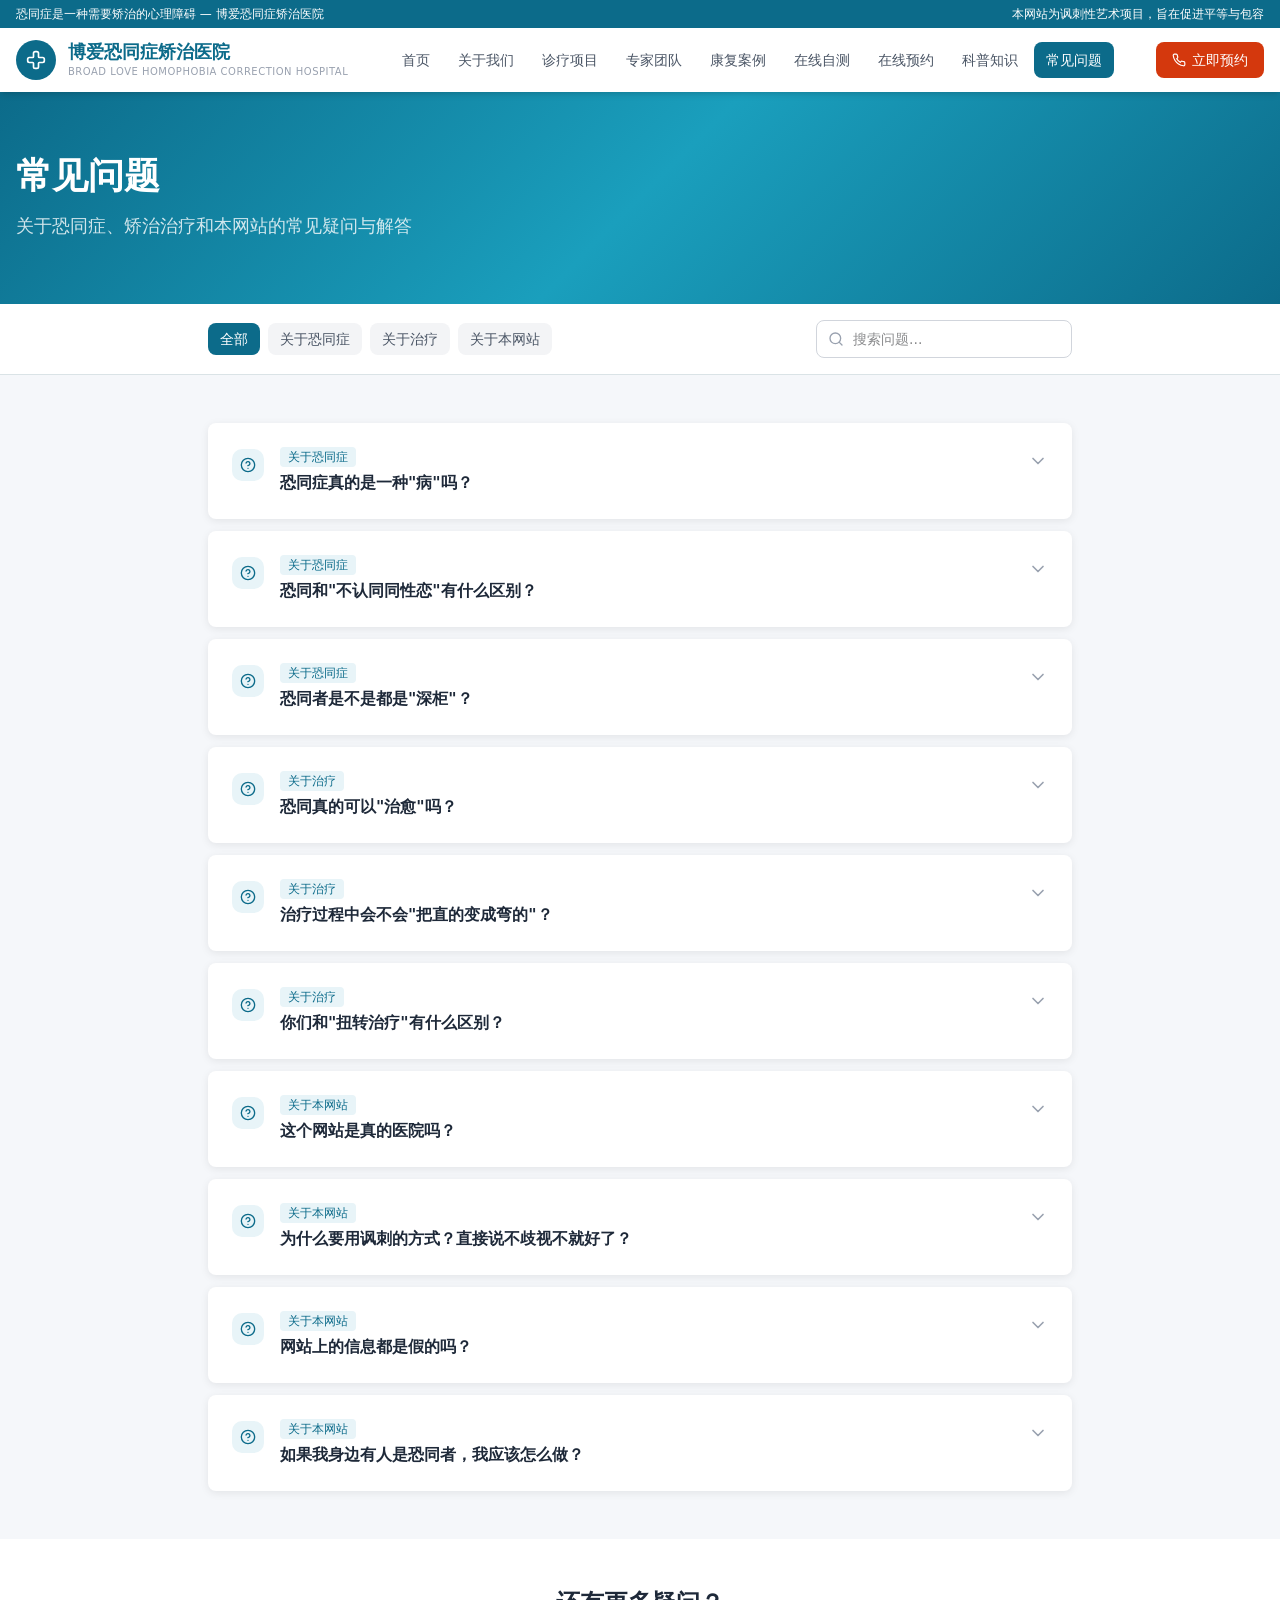
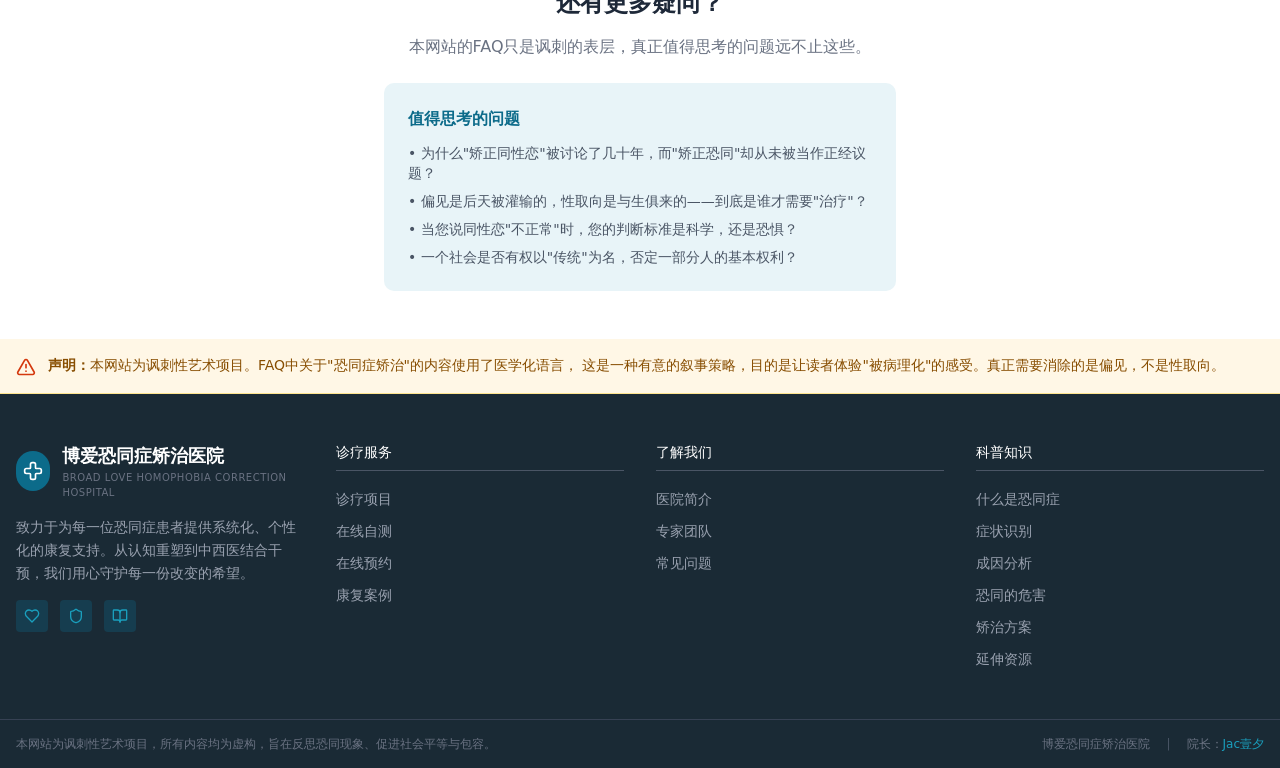
<file: faq.html>
<!DOCTYPE html><!--6WH8tekET_M9Y4uHTCsks--><html data-inspector-line="24" data-inspector-column="4" data-inspector-relative-path="src/app/layout.tsx" lang="zh-CN"><head><meta charSet="utf-8"/><meta name="viewport" content="width=device-width, initial-scale=1"/><link rel="stylesheet" href="/_next/static/chunks/beda0bcbc62f148f.css" data-precedence="next"/><link rel="preload" as="script" fetchPriority="low" href="/_next/static/chunks/b5f247ff3a777ee7.js"/><script src="/_next/static/chunks/857aa47eca68a262.js" async=""></script><script src="/_next/static/chunks/f7449fa38bf85ee9.js" async=""></script><script src="/_next/static/chunks/b51dfed189347cde.js" async=""></script><script src="/_next/static/chunks/turbopack-59738f43092c4b35.js" async=""></script><script src="/_next/static/chunks/3faaa24893a51aea.js" async=""></script><script src="/_next/static/chunks/5e4f52e76b22dd56.js" async=""></script><script src="/_next/static/chunks/096d7bc7419a0e3d.js" async=""></script><script src="/_next/static/chunks/53aed37c0e94753e.js" async=""></script><script src="/_next/static/chunks/6fbe7d86fd373914.js" async=""></script><title>博爱恐同症矫治医院</title><meta name="description" content="博爱恐同症矫治医院 — 专注于恐同症的临床研究与系统矫治，采用中西医结合的综合干预方案，帮助患者重获包容与理解的能力。"/><script src="/_next/static/chunks/a6dad97d9634a72d.js" noModule=""></script></head><body data-inspector-line="25" data-inspector-column="6" data-inspector-relative-path="src/app/layout.tsx" class="antialiased"><div hidden=""><!--$--><!--/$--></div><header data-inspector-line="26" data-inspector-column="4" data-inspector-relative-path="src/components/layout/Header.tsx" class="sticky top-0 z-50 bg-white shadow-md"><div data-inspector-line="28" data-inspector-column="6" data-inspector-relative-path="src/components/layout/Header.tsx" class="bg-[#0C6B8A] text-white text-xs"><div data-inspector-line="29" data-inspector-column="8" data-inspector-relative-path="src/components/layout/Header.tsx" class="max-w-7xl mx-auto px-4 py-1.5 flex justify-between items-center"><span data-inspector-line="30" data-inspector-column="10" data-inspector-relative-path="src/components/layout/Header.tsx">恐同症是一种需要矫治的心理障碍 — 博爱恐同症矫治医院</span><span data-inspector-line="31" data-inspector-column="10" data-inspector-relative-path="src/components/layout/Header.tsx" class="hidden sm:inline">本网站为讽刺性艺术项目，旨在促进平等与包容</span></div></div><div data-inspector-line="36" data-inspector-column="6" data-inspector-relative-path="src/components/layout/Header.tsx" class="max-w-7xl mx-auto px-4"><div data-inspector-line="37" data-inspector-column="8" data-inspector-relative-path="src/components/layout/Header.tsx" class="flex items-center justify-between h-16"><a data-inspector-line="39" data-inspector-column="10" data-inspector-relative-path="src/components/layout/Header.tsx" class="flex items-center gap-3 shrink-0" href="/"><div data-inspector-line="40" data-inspector-column="12" data-inspector-relative-path="src/components/layout/Header.tsx" class="w-10 h-10 rounded-full bg-[#0C6B8A] flex items-center justify-center"><svg xmlns="http://www.w3.org/2000/svg" width="24" height="24" viewBox="0 0 24 24" fill="none" stroke="currentColor" stroke-width="2" stroke-linecap="round" stroke-linejoin="round" class="lucide lucide-cross w-5 h-5 text-white" data-inspector-line="41" data-inspector-column="14" data-inspector-relative-path="src/components/layout/Header.tsx"><path d="M4 9a2 2 0 0 0-2 2v2a2 2 0 0 0 2 2h4a1 1 0 0 1 1 1v4a2 2 0 0 0 2 2h2a2 2 0 0 0 2-2v-4a1 1 0 0 1 1-1h4a2 2 0 0 0 2-2v-2a2 2 0 0 0-2-2h-4a1 1 0 0 1-1-1V4a2 2 0 0 0-2-2h-2a2 2 0 0 0-2 2v4a1 1 0 0 1-1 1z"></path></svg></div><div data-inspector-line="43" data-inspector-column="12" data-inspector-relative-path="src/components/layout/Header.tsx" class="hidden sm:block"><div data-inspector-line="44" data-inspector-column="14" data-inspector-relative-path="src/components/layout/Header.tsx" class="font-bold text-[#0C6B8A] text-lg leading-tight">博爱恐同症矫治医院</div><div data-inspector-line="45" data-inspector-column="14" data-inspector-relative-path="src/components/layout/Header.tsx" class="text-[10px] text-gray-400 tracking-wider">BROAD LOVE HOMOPHOBIA CORRECTION HOSPITAL</div></div><div data-inspector-line="47" data-inspector-column="12" data-inspector-relative-path="src/components/layout/Header.tsx" class="sm:block md:hidden"><div data-inspector-line="48" data-inspector-column="14" data-inspector-relative-path="src/components/layout/Header.tsx" class="font-bold text-[#0C6B8A] text-sm leading-tight">博爱矫治医院</div></div></a><nav data-inspector-line="53" data-inspector-column="10" data-inspector-relative-path="src/components/layout/Header.tsx" class="hidden lg:flex items-center gap-1"><a data-inspector-line="55" data-inspector-column="14" data-inspector-relative-path="src/components/layout/Header.tsx" class="px-3 py-2 text-sm rounded-md transition-colors whitespace-nowrap text-gray-600 hover:text-[#0C6B8A] hover:bg-[#E8F4F8]" href="/">首页</a><a data-inspector-line="55" data-inspector-column="14" data-inspector-relative-path="src/components/layout/Header.tsx" class="px-3 py-2 text-sm rounded-md transition-colors whitespace-nowrap text-gray-600 hover:text-[#0C6B8A] hover:bg-[#E8F4F8]" href="/about">关于我们</a><a data-inspector-line="55" data-inspector-column="14" data-inspector-relative-path="src/components/layout/Header.tsx" class="px-3 py-2 text-sm rounded-md transition-colors whitespace-nowrap text-gray-600 hover:text-[#0C6B8A] hover:bg-[#E8F4F8]" href="/services">诊疗项目</a><a data-inspector-line="55" data-inspector-column="14" data-inspector-relative-path="src/components/layout/Header.tsx" class="px-3 py-2 text-sm rounded-md transition-colors whitespace-nowrap text-gray-600 hover:text-[#0C6B8A] hover:bg-[#E8F4F8]" href="/team">专家团队</a><a data-inspector-line="55" data-inspector-column="14" data-inspector-relative-path="src/components/layout/Header.tsx" class="px-3 py-2 text-sm rounded-md transition-colors whitespace-nowrap text-gray-600 hover:text-[#0C6B8A] hover:bg-[#E8F4F8]" href="/cases">康复案例</a><a data-inspector-line="55" data-inspector-column="14" data-inspector-relative-path="src/components/layout/Header.tsx" class="px-3 py-2 text-sm rounded-md transition-colors whitespace-nowrap text-gray-600 hover:text-[#0C6B8A] hover:bg-[#E8F4F8]" href="/assessment">在线自测</a><a data-inspector-line="55" data-inspector-column="14" data-inspector-relative-path="src/components/layout/Header.tsx" class="px-3 py-2 text-sm rounded-md transition-colors whitespace-nowrap text-gray-600 hover:text-[#0C6B8A] hover:bg-[#E8F4F8]" href="/appointment">在线预约</a><a data-inspector-line="55" data-inspector-column="14" data-inspector-relative-path="src/components/layout/Header.tsx" class="px-3 py-2 text-sm rounded-md transition-colors whitespace-nowrap text-gray-600 hover:text-[#0C6B8A] hover:bg-[#E8F4F8]" href="/knowledge">科普知识</a><a data-inspector-line="55" data-inspector-column="14" data-inspector-relative-path="src/components/layout/Header.tsx" class="px-3 py-2 text-sm rounded-md transition-colors whitespace-nowrap bg-[#0C6B8A] text-white font-medium" href="/faq">常见问题</a></nav><div data-inspector-line="71" data-inspector-column="10" data-inspector-relative-path="src/components/layout/Header.tsx" class="flex items-center gap-2"><a data-inspector-line="72" data-inspector-column="12" data-inspector-relative-path="src/components/layout/Header.tsx" class="hidden md:inline-flex items-center gap-1.5 bg-[#D4380D] text-white px-4 py-2 rounded-md text-sm font-medium hover:bg-[#B8320A] transition-colors" href="/appointment"><svg xmlns="http://www.w3.org/2000/svg" width="24" height="24" viewBox="0 0 24 24" fill="none" stroke="currentColor" stroke-width="2" stroke-linecap="round" stroke-linejoin="round" class="lucide lucide-phone w-3.5 h-3.5" data-inspector-line="76" data-inspector-column="14" data-inspector-relative-path="src/components/layout/Header.tsx"><path d="M22 16.92v3a2 2 0 0 1-2.18 2 19.79 19.79 0 0 1-8.63-3.07 19.5 19.5 0 0 1-6-6 19.79 19.79 0 0 1-3.07-8.67A2 2 0 0 1 4.11 2h3a2 2 0 0 1 2 1.72 12.84 12.84 0 0 0 .7 2.81 2 2 0 0 1-.45 2.11L8.09 9.91a16 16 0 0 0 6 6l1.27-1.27a2 2 0 0 1 2.11-.45 12.84 12.84 0 0 0 2.81.7A2 2 0 0 1 22 16.92z"></path></svg>立即预约</a><button data-inspector-line="79" data-inspector-column="12" data-inspector-relative-path="src/components/layout/Header.tsx" class="lg:hidden p-2 text-gray-600 hover:text-[#0C6B8A]" aria-label="切换菜单"><svg xmlns="http://www.w3.org/2000/svg" width="24" height="24" viewBox="0 0 24 24" fill="none" stroke="currentColor" stroke-width="2" stroke-linecap="round" stroke-linejoin="round" class="lucide lucide-menu w-6 h-6" data-inspector-line="84" data-inspector-column="56" data-inspector-relative-path="src/components/layout/Header.tsx"><line x1="4" x2="20" y1="12" y2="12"></line><line x1="4" x2="20" y1="6" y2="6"></line><line x1="4" x2="20" y1="18" y2="18"></line></svg></button></div></div></div></header><main data-inspector-line="28" data-inspector-column="8" data-inspector-relative-path="src/app/layout.tsx" class="min-h-screen"><div data-inspector-line="90" data-inspector-column="4" data-inspector-relative-path="src/app/faq/page.tsx"><section data-inspector-line="92" data-inspector-column="6" data-inspector-relative-path="src/app/faq/page.tsx" class="medical-gradient text-white py-16"><div data-inspector-line="93" data-inspector-column="8" data-inspector-relative-path="src/app/faq/page.tsx" class="max-w-7xl mx-auto px-4"><h1 data-inspector-line="94" data-inspector-column="10" data-inspector-relative-path="src/app/faq/page.tsx" class="text-4xl font-bold mb-4">常见问题</h1><p data-inspector-line="95" data-inspector-column="10" data-inspector-relative-path="src/app/faq/page.tsx" class="text-white/80 text-lg max-w-2xl">关于恐同症、矫治治疗和本网站的常见疑问与解答</p></div></section><section data-inspector-line="102" data-inspector-column="6" data-inspector-relative-path="src/app/faq/page.tsx" class="bg-white border-b py-4"><div data-inspector-line="103" data-inspector-column="8" data-inspector-relative-path="src/app/faq/page.tsx" class="max-w-4xl mx-auto px-4"><div data-inspector-line="104" data-inspector-column="10" data-inspector-relative-path="src/app/faq/page.tsx" class="flex flex-col sm:flex-row gap-4 items-start sm:items-center justify-between"><div data-inspector-line="105" data-inspector-column="12" data-inspector-relative-path="src/app/faq/page.tsx" class="flex flex-wrap gap-2"><button data-inspector-line="107" data-inspector-column="16" data-inspector-relative-path="src/app/faq/page.tsx" class="px-3 py-1.5 rounded-md text-sm transition-colors bg-[#0C6B8A] text-white">全部</button><button data-inspector-line="107" data-inspector-column="16" data-inspector-relative-path="src/app/faq/page.tsx" class="px-3 py-1.5 rounded-md text-sm transition-colors bg-gray-100 text-gray-600 hover:bg-gray-200">关于恐同症</button><button data-inspector-line="107" data-inspector-column="16" data-inspector-relative-path="src/app/faq/page.tsx" class="px-3 py-1.5 rounded-md text-sm transition-colors bg-gray-100 text-gray-600 hover:bg-gray-200">关于治疗</button><button data-inspector-line="107" data-inspector-column="16" data-inspector-relative-path="src/app/faq/page.tsx" class="px-3 py-1.5 rounded-md text-sm transition-colors bg-gray-100 text-gray-600 hover:bg-gray-200">关于本网站</button></div><div data-inspector-line="120" data-inspector-column="12" data-inspector-relative-path="src/app/faq/page.tsx" class="relative w-full sm:w-64"><svg xmlns="http://www.w3.org/2000/svg" width="24" height="24" viewBox="0 0 24 24" fill="none" stroke="currentColor" stroke-width="2" stroke-linecap="round" stroke-linejoin="round" class="lucide lucide-search w-4 h-4 absolute left-3 top-1/2 -translate-y-1/2 text-gray-400" data-inspector-line="121" data-inspector-column="14" data-inspector-relative-path="src/app/faq/page.tsx"><circle cx="11" cy="11" r="8"></circle><path d="m21 21-4.3-4.3"></path></svg><input data-inspector-line="122" data-inspector-column="14" data-inspector-relative-path="src/app/faq/page.tsx" type="text" placeholder="搜索问题..." class="w-full pl-9 pr-4 py-2 border border-gray-300 rounded-md text-sm focus:outline-none focus:ring-2 focus:ring-[#0C6B8A]" value=""/></div></div></div></section><section data-inspector-line="135" data-inspector-column="6" data-inspector-relative-path="src/app/faq/page.tsx" class="bg-[#F5F7FA] py-12"><div data-inspector-line="136" data-inspector-column="8" data-inspector-relative-path="src/app/faq/page.tsx" class="max-w-4xl mx-auto px-4 space-y-3"><div data-inspector-line="143" data-inspector-column="16" data-inspector-relative-path="src/app/faq/page.tsx" class="medical-card overflow-hidden"><button data-inspector-line="144" data-inspector-column="18" data-inspector-relative-path="src/app/faq/page.tsx" class="w-full text-left p-6 flex items-start gap-4"><div data-inspector-line="148" data-inspector-column="20" data-inspector-relative-path="src/app/faq/page.tsx" class="w-8 h-8 rounded-lg bg-[#E8F4F8] flex items-center justify-center shrink-0 mt-0.5"><svg xmlns="http://www.w3.org/2000/svg" width="24" height="24" viewBox="0 0 24 24" fill="none" stroke="currentColor" stroke-width="2" stroke-linecap="round" stroke-linejoin="round" class="lucide lucide-circle-help w-4 h-4 text-[#0C6B8A]" data-inspector-line="149" data-inspector-column="22" data-inspector-relative-path="src/app/faq/page.tsx"><circle cx="12" cy="12" r="10"></circle><path d="M9.09 9a3 3 0 0 1 5.83 1c0 2-3 3-3 3"></path><path d="M12 17h.01"></path></svg></div><div data-inspector-line="151" data-inspector-column="20" data-inspector-relative-path="src/app/faq/page.tsx" class="flex-1"><div data-inspector-line="152" data-inspector-column="22" data-inspector-relative-path="src/app/faq/page.tsx" class="flex items-center gap-2 mb-1"><span data-inspector-line="153" data-inspector-column="24" data-inspector-relative-path="src/app/faq/page.tsx" class="text-xs text-[#0C6B8A] bg-[#E8F4F8] px-2 py-0.5 rounded">关于恐同症</span></div><h3 data-inspector-line="157" data-inspector-column="22" data-inspector-relative-path="src/app/faq/page.tsx" class="font-bold text-gray-800">恐同症真的是一种&quot;病&quot;吗？</h3></div><svg xmlns="http://www.w3.org/2000/svg" width="24" height="24" viewBox="0 0 24 24" fill="none" stroke="currentColor" stroke-width="2" stroke-linecap="round" stroke-linejoin="round" class="lucide lucide-chevron-down w-5 h-5 text-gray-400 shrink-0 mt-1" data-inspector-line="162" data-inspector-column="22" data-inspector-relative-path="src/app/faq/page.tsx"><path d="m6 9 6 6 6-6"></path></svg></button></div><div data-inspector-line="143" data-inspector-column="16" data-inspector-relative-path="src/app/faq/page.tsx" class="medical-card overflow-hidden"><button data-inspector-line="144" data-inspector-column="18" data-inspector-relative-path="src/app/faq/page.tsx" class="w-full text-left p-6 flex items-start gap-4"><div data-inspector-line="148" data-inspector-column="20" data-inspector-relative-path="src/app/faq/page.tsx" class="w-8 h-8 rounded-lg bg-[#E8F4F8] flex items-center justify-center shrink-0 mt-0.5"><svg xmlns="http://www.w3.org/2000/svg" width="24" height="24" viewBox="0 0 24 24" fill="none" stroke="currentColor" stroke-width="2" stroke-linecap="round" stroke-linejoin="round" class="lucide lucide-circle-help w-4 h-4 text-[#0C6B8A]" data-inspector-line="149" data-inspector-column="22" data-inspector-relative-path="src/app/faq/page.tsx"><circle cx="12" cy="12" r="10"></circle><path d="M9.09 9a3 3 0 0 1 5.83 1c0 2-3 3-3 3"></path><path d="M12 17h.01"></path></svg></div><div data-inspector-line="151" data-inspector-column="20" data-inspector-relative-path="src/app/faq/page.tsx" class="flex-1"><div data-inspector-line="152" data-inspector-column="22" data-inspector-relative-path="src/app/faq/page.tsx" class="flex items-center gap-2 mb-1"><span data-inspector-line="153" data-inspector-column="24" data-inspector-relative-path="src/app/faq/page.tsx" class="text-xs text-[#0C6B8A] bg-[#E8F4F8] px-2 py-0.5 rounded">关于恐同症</span></div><h3 data-inspector-line="157" data-inspector-column="22" data-inspector-relative-path="src/app/faq/page.tsx" class="font-bold text-gray-800">恐同和&quot;不认同同性恋&quot;有什么区别？</h3></div><svg xmlns="http://www.w3.org/2000/svg" width="24" height="24" viewBox="0 0 24 24" fill="none" stroke="currentColor" stroke-width="2" stroke-linecap="round" stroke-linejoin="round" class="lucide lucide-chevron-down w-5 h-5 text-gray-400 shrink-0 mt-1" data-inspector-line="162" data-inspector-column="22" data-inspector-relative-path="src/app/faq/page.tsx"><path d="m6 9 6 6 6-6"></path></svg></button></div><div data-inspector-line="143" data-inspector-column="16" data-inspector-relative-path="src/app/faq/page.tsx" class="medical-card overflow-hidden"><button data-inspector-line="144" data-inspector-column="18" data-inspector-relative-path="src/app/faq/page.tsx" class="w-full text-left p-6 flex items-start gap-4"><div data-inspector-line="148" data-inspector-column="20" data-inspector-relative-path="src/app/faq/page.tsx" class="w-8 h-8 rounded-lg bg-[#E8F4F8] flex items-center justify-center shrink-0 mt-0.5"><svg xmlns="http://www.w3.org/2000/svg" width="24" height="24" viewBox="0 0 24 24" fill="none" stroke="currentColor" stroke-width="2" stroke-linecap="round" stroke-linejoin="round" class="lucide lucide-circle-help w-4 h-4 text-[#0C6B8A]" data-inspector-line="149" data-inspector-column="22" data-inspector-relative-path="src/app/faq/page.tsx"><circle cx="12" cy="12" r="10"></circle><path d="M9.09 9a3 3 0 0 1 5.83 1c0 2-3 3-3 3"></path><path d="M12 17h.01"></path></svg></div><div data-inspector-line="151" data-inspector-column="20" data-inspector-relative-path="src/app/faq/page.tsx" class="flex-1"><div data-inspector-line="152" data-inspector-column="22" data-inspector-relative-path="src/app/faq/page.tsx" class="flex items-center gap-2 mb-1"><span data-inspector-line="153" data-inspector-column="24" data-inspector-relative-path="src/app/faq/page.tsx" class="text-xs text-[#0C6B8A] bg-[#E8F4F8] px-2 py-0.5 rounded">关于恐同症</span></div><h3 data-inspector-line="157" data-inspector-column="22" data-inspector-relative-path="src/app/faq/page.tsx" class="font-bold text-gray-800">恐同者是不是都是&quot;深柜&quot;？</h3></div><svg xmlns="http://www.w3.org/2000/svg" width="24" height="24" viewBox="0 0 24 24" fill="none" stroke="currentColor" stroke-width="2" stroke-linecap="round" stroke-linejoin="round" class="lucide lucide-chevron-down w-5 h-5 text-gray-400 shrink-0 mt-1" data-inspector-line="162" data-inspector-column="22" data-inspector-relative-path="src/app/faq/page.tsx"><path d="m6 9 6 6 6-6"></path></svg></button></div><div data-inspector-line="143" data-inspector-column="16" data-inspector-relative-path="src/app/faq/page.tsx" class="medical-card overflow-hidden"><button data-inspector-line="144" data-inspector-column="18" data-inspector-relative-path="src/app/faq/page.tsx" class="w-full text-left p-6 flex items-start gap-4"><div data-inspector-line="148" data-inspector-column="20" data-inspector-relative-path="src/app/faq/page.tsx" class="w-8 h-8 rounded-lg bg-[#E8F4F8] flex items-center justify-center shrink-0 mt-0.5"><svg xmlns="http://www.w3.org/2000/svg" width="24" height="24" viewBox="0 0 24 24" fill="none" stroke="currentColor" stroke-width="2" stroke-linecap="round" stroke-linejoin="round" class="lucide lucide-circle-help w-4 h-4 text-[#0C6B8A]" data-inspector-line="149" data-inspector-column="22" data-inspector-relative-path="src/app/faq/page.tsx"><circle cx="12" cy="12" r="10"></circle><path d="M9.09 9a3 3 0 0 1 5.83 1c0 2-3 3-3 3"></path><path d="M12 17h.01"></path></svg></div><div data-inspector-line="151" data-inspector-column="20" data-inspector-relative-path="src/app/faq/page.tsx" class="flex-1"><div data-inspector-line="152" data-inspector-column="22" data-inspector-relative-path="src/app/faq/page.tsx" class="flex items-center gap-2 mb-1"><span data-inspector-line="153" data-inspector-column="24" data-inspector-relative-path="src/app/faq/page.tsx" class="text-xs text-[#0C6B8A] bg-[#E8F4F8] px-2 py-0.5 rounded">关于治疗</span></div><h3 data-inspector-line="157" data-inspector-column="22" data-inspector-relative-path="src/app/faq/page.tsx" class="font-bold text-gray-800">恐同真的可以&quot;治愈&quot;吗？</h3></div><svg xmlns="http://www.w3.org/2000/svg" width="24" height="24" viewBox="0 0 24 24" fill="none" stroke="currentColor" stroke-width="2" stroke-linecap="round" stroke-linejoin="round" class="lucide lucide-chevron-down w-5 h-5 text-gray-400 shrink-0 mt-1" data-inspector-line="162" data-inspector-column="22" data-inspector-relative-path="src/app/faq/page.tsx"><path d="m6 9 6 6 6-6"></path></svg></button></div><div data-inspector-line="143" data-inspector-column="16" data-inspector-relative-path="src/app/faq/page.tsx" class="medical-card overflow-hidden"><button data-inspector-line="144" data-inspector-column="18" data-inspector-relative-path="src/app/faq/page.tsx" class="w-full text-left p-6 flex items-start gap-4"><div data-inspector-line="148" data-inspector-column="20" data-inspector-relative-path="src/app/faq/page.tsx" class="w-8 h-8 rounded-lg bg-[#E8F4F8] flex items-center justify-center shrink-0 mt-0.5"><svg xmlns="http://www.w3.org/2000/svg" width="24" height="24" viewBox="0 0 24 24" fill="none" stroke="currentColor" stroke-width="2" stroke-linecap="round" stroke-linejoin="round" class="lucide lucide-circle-help w-4 h-4 text-[#0C6B8A]" data-inspector-line="149" data-inspector-column="22" data-inspector-relative-path="src/app/faq/page.tsx"><circle cx="12" cy="12" r="10"></circle><path d="M9.09 9a3 3 0 0 1 5.83 1c0 2-3 3-3 3"></path><path d="M12 17h.01"></path></svg></div><div data-inspector-line="151" data-inspector-column="20" data-inspector-relative-path="src/app/faq/page.tsx" class="flex-1"><div data-inspector-line="152" data-inspector-column="22" data-inspector-relative-path="src/app/faq/page.tsx" class="flex items-center gap-2 mb-1"><span data-inspector-line="153" data-inspector-column="24" data-inspector-relative-path="src/app/faq/page.tsx" class="text-xs text-[#0C6B8A] bg-[#E8F4F8] px-2 py-0.5 rounded">关于治疗</span></div><h3 data-inspector-line="157" data-inspector-column="22" data-inspector-relative-path="src/app/faq/page.tsx" class="font-bold text-gray-800">治疗过程中会不会&quot;把直的变成弯的&quot;？</h3></div><svg xmlns="http://www.w3.org/2000/svg" width="24" height="24" viewBox="0 0 24 24" fill="none" stroke="currentColor" stroke-width="2" stroke-linecap="round" stroke-linejoin="round" class="lucide lucide-chevron-down w-5 h-5 text-gray-400 shrink-0 mt-1" data-inspector-line="162" data-inspector-column="22" data-inspector-relative-path="src/app/faq/page.tsx"><path d="m6 9 6 6 6-6"></path></svg></button></div><div data-inspector-line="143" data-inspector-column="16" data-inspector-relative-path="src/app/faq/page.tsx" class="medical-card overflow-hidden"><button data-inspector-line="144" data-inspector-column="18" data-inspector-relative-path="src/app/faq/page.tsx" class="w-full text-left p-6 flex items-start gap-4"><div data-inspector-line="148" data-inspector-column="20" data-inspector-relative-path="src/app/faq/page.tsx" class="w-8 h-8 rounded-lg bg-[#E8F4F8] flex items-center justify-center shrink-0 mt-0.5"><svg xmlns="http://www.w3.org/2000/svg" width="24" height="24" viewBox="0 0 24 24" fill="none" stroke="currentColor" stroke-width="2" stroke-linecap="round" stroke-linejoin="round" class="lucide lucide-circle-help w-4 h-4 text-[#0C6B8A]" data-inspector-line="149" data-inspector-column="22" data-inspector-relative-path="src/app/faq/page.tsx"><circle cx="12" cy="12" r="10"></circle><path d="M9.09 9a3 3 0 0 1 5.83 1c0 2-3 3-3 3"></path><path d="M12 17h.01"></path></svg></div><div data-inspector-line="151" data-inspector-column="20" data-inspector-relative-path="src/app/faq/page.tsx" class="flex-1"><div data-inspector-line="152" data-inspector-column="22" data-inspector-relative-path="src/app/faq/page.tsx" class="flex items-center gap-2 mb-1"><span data-inspector-line="153" data-inspector-column="24" data-inspector-relative-path="src/app/faq/page.tsx" class="text-xs text-[#0C6B8A] bg-[#E8F4F8] px-2 py-0.5 rounded">关于治疗</span></div><h3 data-inspector-line="157" data-inspector-column="22" data-inspector-relative-path="src/app/faq/page.tsx" class="font-bold text-gray-800">你们和&quot;扭转治疗&quot;有什么区别？</h3></div><svg xmlns="http://www.w3.org/2000/svg" width="24" height="24" viewBox="0 0 24 24" fill="none" stroke="currentColor" stroke-width="2" stroke-linecap="round" stroke-linejoin="round" class="lucide lucide-chevron-down w-5 h-5 text-gray-400 shrink-0 mt-1" data-inspector-line="162" data-inspector-column="22" data-inspector-relative-path="src/app/faq/page.tsx"><path d="m6 9 6 6 6-6"></path></svg></button></div><div data-inspector-line="143" data-inspector-column="16" data-inspector-relative-path="src/app/faq/page.tsx" class="medical-card overflow-hidden"><button data-inspector-line="144" data-inspector-column="18" data-inspector-relative-path="src/app/faq/page.tsx" class="w-full text-left p-6 flex items-start gap-4"><div data-inspector-line="148" data-inspector-column="20" data-inspector-relative-path="src/app/faq/page.tsx" class="w-8 h-8 rounded-lg bg-[#E8F4F8] flex items-center justify-center shrink-0 mt-0.5"><svg xmlns="http://www.w3.org/2000/svg" width="24" height="24" viewBox="0 0 24 24" fill="none" stroke="currentColor" stroke-width="2" stroke-linecap="round" stroke-linejoin="round" class="lucide lucide-circle-help w-4 h-4 text-[#0C6B8A]" data-inspector-line="149" data-inspector-column="22" data-inspector-relative-path="src/app/faq/page.tsx"><circle cx="12" cy="12" r="10"></circle><path d="M9.09 9a3 3 0 0 1 5.83 1c0 2-3 3-3 3"></path><path d="M12 17h.01"></path></svg></div><div data-inspector-line="151" data-inspector-column="20" data-inspector-relative-path="src/app/faq/page.tsx" class="flex-1"><div data-inspector-line="152" data-inspector-column="22" data-inspector-relative-path="src/app/faq/page.tsx" class="flex items-center gap-2 mb-1"><span data-inspector-line="153" data-inspector-column="24" data-inspector-relative-path="src/app/faq/page.tsx" class="text-xs text-[#0C6B8A] bg-[#E8F4F8] px-2 py-0.5 rounded">关于本网站</span></div><h3 data-inspector-line="157" data-inspector-column="22" data-inspector-relative-path="src/app/faq/page.tsx" class="font-bold text-gray-800">这个网站是真的医院吗？</h3></div><svg xmlns="http://www.w3.org/2000/svg" width="24" height="24" viewBox="0 0 24 24" fill="none" stroke="currentColor" stroke-width="2" stroke-linecap="round" stroke-linejoin="round" class="lucide lucide-chevron-down w-5 h-5 text-gray-400 shrink-0 mt-1" data-inspector-line="162" data-inspector-column="22" data-inspector-relative-path="src/app/faq/page.tsx"><path d="m6 9 6 6 6-6"></path></svg></button></div><div data-inspector-line="143" data-inspector-column="16" data-inspector-relative-path="src/app/faq/page.tsx" class="medical-card overflow-hidden"><button data-inspector-line="144" data-inspector-column="18" data-inspector-relative-path="src/app/faq/page.tsx" class="w-full text-left p-6 flex items-start gap-4"><div data-inspector-line="148" data-inspector-column="20" data-inspector-relative-path="src/app/faq/page.tsx" class="w-8 h-8 rounded-lg bg-[#E8F4F8] flex items-center justify-center shrink-0 mt-0.5"><svg xmlns="http://www.w3.org/2000/svg" width="24" height="24" viewBox="0 0 24 24" fill="none" stroke="currentColor" stroke-width="2" stroke-linecap="round" stroke-linejoin="round" class="lucide lucide-circle-help w-4 h-4 text-[#0C6B8A]" data-inspector-line="149" data-inspector-column="22" data-inspector-relative-path="src/app/faq/page.tsx"><circle cx="12" cy="12" r="10"></circle><path d="M9.09 9a3 3 0 0 1 5.83 1c0 2-3 3-3 3"></path><path d="M12 17h.01"></path></svg></div><div data-inspector-line="151" data-inspector-column="20" data-inspector-relative-path="src/app/faq/page.tsx" class="flex-1"><div data-inspector-line="152" data-inspector-column="22" data-inspector-relative-path="src/app/faq/page.tsx" class="flex items-center gap-2 mb-1"><span data-inspector-line="153" data-inspector-column="24" data-inspector-relative-path="src/app/faq/page.tsx" class="text-xs text-[#0C6B8A] bg-[#E8F4F8] px-2 py-0.5 rounded">关于本网站</span></div><h3 data-inspector-line="157" data-inspector-column="22" data-inspector-relative-path="src/app/faq/page.tsx" class="font-bold text-gray-800">为什么要用讽刺的方式？直接说不歧视不就好了？</h3></div><svg xmlns="http://www.w3.org/2000/svg" width="24" height="24" viewBox="0 0 24 24" fill="none" stroke="currentColor" stroke-width="2" stroke-linecap="round" stroke-linejoin="round" class="lucide lucide-chevron-down w-5 h-5 text-gray-400 shrink-0 mt-1" data-inspector-line="162" data-inspector-column="22" data-inspector-relative-path="src/app/faq/page.tsx"><path d="m6 9 6 6 6-6"></path></svg></button></div><div data-inspector-line="143" data-inspector-column="16" data-inspector-relative-path="src/app/faq/page.tsx" class="medical-card overflow-hidden"><button data-inspector-line="144" data-inspector-column="18" data-inspector-relative-path="src/app/faq/page.tsx" class="w-full text-left p-6 flex items-start gap-4"><div data-inspector-line="148" data-inspector-column="20" data-inspector-relative-path="src/app/faq/page.tsx" class="w-8 h-8 rounded-lg bg-[#E8F4F8] flex items-center justify-center shrink-0 mt-0.5"><svg xmlns="http://www.w3.org/2000/svg" width="24" height="24" viewBox="0 0 24 24" fill="none" stroke="currentColor" stroke-width="2" stroke-linecap="round" stroke-linejoin="round" class="lucide lucide-circle-help w-4 h-4 text-[#0C6B8A]" data-inspector-line="149" data-inspector-column="22" data-inspector-relative-path="src/app/faq/page.tsx"><circle cx="12" cy="12" r="10"></circle><path d="M9.09 9a3 3 0 0 1 5.83 1c0 2-3 3-3 3"></path><path d="M12 17h.01"></path></svg></div><div data-inspector-line="151" data-inspector-column="20" data-inspector-relative-path="src/app/faq/page.tsx" class="flex-1"><div data-inspector-line="152" data-inspector-column="22" data-inspector-relative-path="src/app/faq/page.tsx" class="flex items-center gap-2 mb-1"><span data-inspector-line="153" data-inspector-column="24" data-inspector-relative-path="src/app/faq/page.tsx" class="text-xs text-[#0C6B8A] bg-[#E8F4F8] px-2 py-0.5 rounded">关于本网站</span></div><h3 data-inspector-line="157" data-inspector-column="22" data-inspector-relative-path="src/app/faq/page.tsx" class="font-bold text-gray-800">网站上的信息都是假的吗？</h3></div><svg xmlns="http://www.w3.org/2000/svg" width="24" height="24" viewBox="0 0 24 24" fill="none" stroke="currentColor" stroke-width="2" stroke-linecap="round" stroke-linejoin="round" class="lucide lucide-chevron-down w-5 h-5 text-gray-400 shrink-0 mt-1" data-inspector-line="162" data-inspector-column="22" data-inspector-relative-path="src/app/faq/page.tsx"><path d="m6 9 6 6 6-6"></path></svg></button></div><div data-inspector-line="143" data-inspector-column="16" data-inspector-relative-path="src/app/faq/page.tsx" class="medical-card overflow-hidden"><button data-inspector-line="144" data-inspector-column="18" data-inspector-relative-path="src/app/faq/page.tsx" class="w-full text-left p-6 flex items-start gap-4"><div data-inspector-line="148" data-inspector-column="20" data-inspector-relative-path="src/app/faq/page.tsx" class="w-8 h-8 rounded-lg bg-[#E8F4F8] flex items-center justify-center shrink-0 mt-0.5"><svg xmlns="http://www.w3.org/2000/svg" width="24" height="24" viewBox="0 0 24 24" fill="none" stroke="currentColor" stroke-width="2" stroke-linecap="round" stroke-linejoin="round" class="lucide lucide-circle-help w-4 h-4 text-[#0C6B8A]" data-inspector-line="149" data-inspector-column="22" data-inspector-relative-path="src/app/faq/page.tsx"><circle cx="12" cy="12" r="10"></circle><path d="M9.09 9a3 3 0 0 1 5.83 1c0 2-3 3-3 3"></path><path d="M12 17h.01"></path></svg></div><div data-inspector-line="151" data-inspector-column="20" data-inspector-relative-path="src/app/faq/page.tsx" class="flex-1"><div data-inspector-line="152" data-inspector-column="22" data-inspector-relative-path="src/app/faq/page.tsx" class="flex items-center gap-2 mb-1"><span data-inspector-line="153" data-inspector-column="24" data-inspector-relative-path="src/app/faq/page.tsx" class="text-xs text-[#0C6B8A] bg-[#E8F4F8] px-2 py-0.5 rounded">关于本网站</span></div><h3 data-inspector-line="157" data-inspector-column="22" data-inspector-relative-path="src/app/faq/page.tsx" class="font-bold text-gray-800">如果我身边有人是恐同者，我应该怎么做？</h3></div><svg xmlns="http://www.w3.org/2000/svg" width="24" height="24" viewBox="0 0 24 24" fill="none" stroke="currentColor" stroke-width="2" stroke-linecap="round" stroke-linejoin="round" class="lucide lucide-chevron-down w-5 h-5 text-gray-400 shrink-0 mt-1" data-inspector-line="162" data-inspector-column="22" data-inspector-relative-path="src/app/faq/page.tsx"><path d="m6 9 6 6 6-6"></path></svg></button></div></div></section><section data-inspector-line="180" data-inspector-column="6" data-inspector-relative-path="src/app/faq/page.tsx" class="bg-white py-12"><div data-inspector-line="181" data-inspector-column="8" data-inspector-relative-path="src/app/faq/page.tsx" class="max-w-4xl mx-auto px-4 text-center"><h2 data-inspector-line="182" data-inspector-column="10" data-inspector-relative-path="src/app/faq/page.tsx" class="text-2xl font-bold text-gray-800 mb-4">还有更多疑问？</h2><p data-inspector-line="183" data-inspector-column="10" data-inspector-relative-path="src/app/faq/page.tsx" class="text-gray-500 mb-6">本网站的FAQ只是讽刺的表层，真正值得思考的问题远不止这些。</p><div data-inspector-line="186" data-inspector-column="10" data-inspector-relative-path="src/app/faq/page.tsx" class="bg-[#E8F4F8] rounded-lg p-6 max-w-lg mx-auto text-left"><h3 data-inspector-line="187" data-inspector-column="12" data-inspector-relative-path="src/app/faq/page.tsx" class="font-bold text-[#0C6B8A] mb-3">值得思考的问题</h3><ul data-inspector-line="188" data-inspector-column="12" data-inspector-relative-path="src/app/faq/page.tsx" class="space-y-2 text-sm text-gray-600"><li data-inspector-line="189" data-inspector-column="14" data-inspector-relative-path="src/app/faq/page.tsx">• 为什么&quot;矫正同性恋&quot;被讨论了几十年，而&quot;矫正恐同&quot;却从未被当作正经议题？</li><li data-inspector-line="190" data-inspector-column="14" data-inspector-relative-path="src/app/faq/page.tsx">• 偏见是后天被灌输的，性取向是与生俱来的——到底是谁才需要&quot;治疗&quot;？</li><li data-inspector-line="191" data-inspector-column="14" data-inspector-relative-path="src/app/faq/page.tsx">• 当您说同性恋&quot;不正常&quot;时，您的判断标准是科学，还是恐惧？</li><li data-inspector-line="192" data-inspector-column="14" data-inspector-relative-path="src/app/faq/page.tsx">• 一个社会是否有权以&quot;传统&quot;为名，否定一部分人的基本权利？</li></ul></div></div></section><section data-inspector-line="199" data-inspector-column="6" data-inspector-relative-path="src/app/faq/page.tsx" class="bg-[#FFF7E6] border-b border-[#FFE58F]"><div data-inspector-line="200" data-inspector-column="8" data-inspector-relative-path="src/app/faq/page.tsx" class="max-w-7xl mx-auto px-4 py-4"><div data-inspector-line="201" data-inspector-column="10" data-inspector-relative-path="src/app/faq/page.tsx" class="flex items-start gap-3"><svg xmlns="http://www.w3.org/2000/svg" width="24" height="24" viewBox="0 0 24 24" fill="none" stroke="currentColor" stroke-width="2" stroke-linecap="round" stroke-linejoin="round" class="lucide lucide-triangle-alert w-5 h-5 text-[#D4380D] shrink-0 mt-0.5" data-inspector-line="202" data-inspector-column="12" data-inspector-relative-path="src/app/faq/page.tsx"><path d="m21.73 18-8-14a2 2 0 0 0-3.48 0l-8 14A2 2 0 0 0 4 21h16a2 2 0 0 0 1.73-3"></path><path d="M12 9v4"></path><path d="M12 17h.01"></path></svg><div data-inspector-line="203" data-inspector-column="12" data-inspector-relative-path="src/app/faq/page.tsx" class="text-sm text-[#874D00]"><strong data-inspector-line="204" data-inspector-column="14" data-inspector-relative-path="src/app/faq/page.tsx">声明：</strong>本网站为讽刺性艺术项目。FAQ中关于&quot;恐同症矫治&quot;的内容使用了医学化语言， 这是一种有意的叙事策略，目的是让读者体验&quot;被病理化&quot;的感受。真正需要消除的是偏见，不是性取向。</div></div></div></section></div><!--$--><!--/$--></main><footer data-inspector-line="37" data-inspector-column="4" data-inspector-relative-path="src/components/layout/Footer.tsx" class="bg-[#1A2A35] text-gray-300"><div data-inspector-line="39" data-inspector-column="6" data-inspector-relative-path="src/components/layout/Footer.tsx" class="max-w-7xl mx-auto px-4 py-12"><div data-inspector-line="40" data-inspector-column="8" data-inspector-relative-path="src/components/layout/Footer.tsx" class="grid grid-cols-1 md:grid-cols-2 lg:grid-cols-4 gap-8"><div data-inspector-line="42" data-inspector-column="10" data-inspector-relative-path="src/components/layout/Footer.tsx"><div data-inspector-line="43" data-inspector-column="12" data-inspector-relative-path="src/components/layout/Footer.tsx" class="flex items-center gap-3 mb-4"><div data-inspector-line="44" data-inspector-column="14" data-inspector-relative-path="src/components/layout/Footer.tsx" class="w-10 h-10 rounded-full bg-[#0C6B8A] flex items-center justify-center"><svg xmlns="http://www.w3.org/2000/svg" width="24" height="24" viewBox="0 0 24 24" fill="none" stroke="currentColor" stroke-width="2" stroke-linecap="round" stroke-linejoin="round" class="lucide lucide-cross w-5 h-5 text-white" data-inspector-line="45" data-inspector-column="16" data-inspector-relative-path="src/components/layout/Footer.tsx"><path d="M4 9a2 2 0 0 0-2 2v2a2 2 0 0 0 2 2h4a1 1 0 0 1 1 1v4a2 2 0 0 0 2 2h2a2 2 0 0 0 2-2v-4a1 1 0 0 1 1-1h4a2 2 0 0 0 2-2v-2a2 2 0 0 0-2-2h-4a1 1 0 0 1-1-1V4a2 2 0 0 0-2-2h-2a2 2 0 0 0-2 2v4a1 1 0 0 1-1 1z"></path></svg></div><div data-inspector-line="47" data-inspector-column="14" data-inspector-relative-path="src/components/layout/Footer.tsx"><div data-inspector-line="48" data-inspector-column="16" data-inspector-relative-path="src/components/layout/Footer.tsx" class="font-bold text-white text-lg">博爱恐同症矫治医院</div><div data-inspector-line="49" data-inspector-column="16" data-inspector-relative-path="src/components/layout/Footer.tsx" class="text-[10px] text-gray-500 tracking-wider">BROAD LOVE HOMOPHOBIA CORRECTION HOSPITAL</div></div></div><p data-inspector-line="52" data-inspector-column="12" data-inspector-relative-path="src/components/layout/Footer.tsx" class="text-sm text-gray-400 leading-relaxed mb-4">致力于为每一位恐同症患者提供系统化、个性化的康复支持。从认知重塑到中西医结合干预，我们用心守护每一份改变的希望。</p><div data-inspector-line="55" data-inspector-column="12" data-inspector-relative-path="src/components/layout/Footer.tsx" class="flex gap-3"><div data-inspector-line="56" data-inspector-column="14" data-inspector-relative-path="src/components/layout/Footer.tsx" class="w-8 h-8 rounded bg-[#0C6B8A]/30 flex items-center justify-center"><svg xmlns="http://www.w3.org/2000/svg" width="24" height="24" viewBox="0 0 24 24" fill="none" stroke="currentColor" stroke-width="2" stroke-linecap="round" stroke-linejoin="round" class="lucide lucide-heart w-4 h-4 text-[#1A9FBD]" data-inspector-line="57" data-inspector-column="16" data-inspector-relative-path="src/components/layout/Footer.tsx"><path d="M19 14c1.49-1.46 3-3.21 3-5.5A5.5 5.5 0 0 0 16.5 3c-1.76 0-3 .5-4.5 2-1.5-1.5-2.74-2-4.5-2A5.5 5.5 0 0 0 2 8.5c0 2.3 1.5 4.05 3 5.5l7 7Z"></path></svg></div><div data-inspector-line="59" data-inspector-column="14" data-inspector-relative-path="src/components/layout/Footer.tsx" class="w-8 h-8 rounded bg-[#0C6B8A]/30 flex items-center justify-center"><svg xmlns="http://www.w3.org/2000/svg" width="24" height="24" viewBox="0 0 24 24" fill="none" stroke="currentColor" stroke-width="2" stroke-linecap="round" stroke-linejoin="round" class="lucide lucide-shield w-4 h-4 text-[#1A9FBD]" data-inspector-line="60" data-inspector-column="16" data-inspector-relative-path="src/components/layout/Footer.tsx"><path d="M20 13c0 5-3.5 7.5-7.66 8.95a1 1 0 0 1-.67-.01C7.5 20.5 4 18 4 13V6a1 1 0 0 1 1-1c2 0 4.5-1.2 6.24-2.72a1.17 1.17 0 0 1 1.52 0C14.51 3.81 17 5 19 5a1 1 0 0 1 1 1z"></path></svg></div><div data-inspector-line="62" data-inspector-column="14" data-inspector-relative-path="src/components/layout/Footer.tsx" class="w-8 h-8 rounded bg-[#0C6B8A]/30 flex items-center justify-center"><svg xmlns="http://www.w3.org/2000/svg" width="24" height="24" viewBox="0 0 24 24" fill="none" stroke="currentColor" stroke-width="2" stroke-linecap="round" stroke-linejoin="round" class="lucide lucide-book-open w-4 h-4 text-[#1A9FBD]" data-inspector-line="63" data-inspector-column="16" data-inspector-relative-path="src/components/layout/Footer.tsx"><path d="M12 7v14"></path><path d="M3 18a1 1 0 0 1-1-1V4a1 1 0 0 1 1-1h5a4 4 0 0 1 4 4 4 4 0 0 1 4-4h5a1 1 0 0 1 1 1v13a1 1 0 0 1-1 1h-6a3 3 0 0 0-3 3 3 3 0 0 0-3-3z"></path></svg></div></div></div><div data-inspector-line="70" data-inspector-column="12" data-inspector-relative-path="src/components/layout/Footer.tsx"><h3 data-inspector-line="71" data-inspector-column="14" data-inspector-relative-path="src/components/layout/Footer.tsx" class="text-white font-medium text-sm mb-4 border-b border-gray-600 pb-2">诊疗服务</h3><ul data-inspector-line="74" data-inspector-column="14" data-inspector-relative-path="src/components/layout/Footer.tsx" class="space-y-2"><li data-inspector-line="76" data-inspector-column="18" data-inspector-relative-path="src/components/layout/Footer.tsx"><a data-inspector-line="77" data-inspector-column="20" data-inspector-relative-path="src/components/layout/Footer.tsx" class="text-sm text-gray-400 hover:text-[#1A9FBD] transition-colors" href="/services">诊疗项目</a></li><li data-inspector-line="76" data-inspector-column="18" data-inspector-relative-path="src/components/layout/Footer.tsx"><a data-inspector-line="77" data-inspector-column="20" data-inspector-relative-path="src/components/layout/Footer.tsx" class="text-sm text-gray-400 hover:text-[#1A9FBD] transition-colors" href="/assessment">在线自测</a></li><li data-inspector-line="76" data-inspector-column="18" data-inspector-relative-path="src/components/layout/Footer.tsx"><a data-inspector-line="77" data-inspector-column="20" data-inspector-relative-path="src/components/layout/Footer.tsx" class="text-sm text-gray-400 hover:text-[#1A9FBD] transition-colors" href="/appointment">在线预约</a></li><li data-inspector-line="76" data-inspector-column="18" data-inspector-relative-path="src/components/layout/Footer.tsx"><a data-inspector-line="77" data-inspector-column="20" data-inspector-relative-path="src/components/layout/Footer.tsx" class="text-sm text-gray-400 hover:text-[#1A9FBD] transition-colors" href="/cases">康复案例</a></li></ul></div><div data-inspector-line="70" data-inspector-column="12" data-inspector-relative-path="src/components/layout/Footer.tsx"><h3 data-inspector-line="71" data-inspector-column="14" data-inspector-relative-path="src/components/layout/Footer.tsx" class="text-white font-medium text-sm mb-4 border-b border-gray-600 pb-2">了解我们</h3><ul data-inspector-line="74" data-inspector-column="14" data-inspector-relative-path="src/components/layout/Footer.tsx" class="space-y-2"><li data-inspector-line="76" data-inspector-column="18" data-inspector-relative-path="src/components/layout/Footer.tsx"><a data-inspector-line="77" data-inspector-column="20" data-inspector-relative-path="src/components/layout/Footer.tsx" class="text-sm text-gray-400 hover:text-[#1A9FBD] transition-colors" href="/about">医院简介</a></li><li data-inspector-line="76" data-inspector-column="18" data-inspector-relative-path="src/components/layout/Footer.tsx"><a data-inspector-line="77" data-inspector-column="20" data-inspector-relative-path="src/components/layout/Footer.tsx" class="text-sm text-gray-400 hover:text-[#1A9FBD] transition-colors" href="/team">专家团队</a></li><li data-inspector-line="76" data-inspector-column="18" data-inspector-relative-path="src/components/layout/Footer.tsx"><a data-inspector-line="77" data-inspector-column="20" data-inspector-relative-path="src/components/layout/Footer.tsx" class="text-sm text-gray-400 hover:text-[#1A9FBD] transition-colors" href="/faq">常见问题</a></li></ul></div><div data-inspector-line="70" data-inspector-column="12" data-inspector-relative-path="src/components/layout/Footer.tsx"><h3 data-inspector-line="71" data-inspector-column="14" data-inspector-relative-path="src/components/layout/Footer.tsx" class="text-white font-medium text-sm mb-4 border-b border-gray-600 pb-2">科普知识</h3><ul data-inspector-line="74" data-inspector-column="14" data-inspector-relative-path="src/components/layout/Footer.tsx" class="space-y-2"><li data-inspector-line="76" data-inspector-column="18" data-inspector-relative-path="src/components/layout/Footer.tsx"><a data-inspector-line="77" data-inspector-column="20" data-inspector-relative-path="src/components/layout/Footer.tsx" class="text-sm text-gray-400 hover:text-[#1A9FBD] transition-colors" href="/knowledge#overview">什么是恐同症</a></li><li data-inspector-line="76" data-inspector-column="18" data-inspector-relative-path="src/components/layout/Footer.tsx"><a data-inspector-line="77" data-inspector-column="20" data-inspector-relative-path="src/components/layout/Footer.tsx" class="text-sm text-gray-400 hover:text-[#1A9FBD] transition-colors" href="/knowledge#symptoms">症状识别</a></li><li data-inspector-line="76" data-inspector-column="18" data-inspector-relative-path="src/components/layout/Footer.tsx"><a data-inspector-line="77" data-inspector-column="20" data-inspector-relative-path="src/components/layout/Footer.tsx" class="text-sm text-gray-400 hover:text-[#1A9FBD] transition-colors" href="/knowledge#causes">成因分析</a></li><li data-inspector-line="76" data-inspector-column="18" data-inspector-relative-path="src/components/layout/Footer.tsx"><a data-inspector-line="77" data-inspector-column="20" data-inspector-relative-path="src/components/layout/Footer.tsx" class="text-sm text-gray-400 hover:text-[#1A9FBD] transition-colors" href="/knowledge#harm">恐同的危害</a></li><li data-inspector-line="76" data-inspector-column="18" data-inspector-relative-path="src/components/layout/Footer.tsx"><a data-inspector-line="77" data-inspector-column="20" data-inspector-relative-path="src/components/layout/Footer.tsx" class="text-sm text-gray-400 hover:text-[#1A9FBD] transition-colors" href="/knowledge#prevention">矫治方案</a></li><li data-inspector-line="76" data-inspector-column="18" data-inspector-relative-path="src/components/layout/Footer.tsx"><a data-inspector-line="77" data-inspector-column="20" data-inspector-relative-path="src/components/layout/Footer.tsx" class="text-sm text-gray-400 hover:text-[#1A9FBD] transition-colors" href="/knowledge#resources">延伸资源</a></li></ul></div></div></div><div data-inspector-line="92" data-inspector-column="6" data-inspector-relative-path="src/components/layout/Footer.tsx" class="border-t border-gray-700"><div data-inspector-line="93" data-inspector-column="8" data-inspector-relative-path="src/components/layout/Footer.tsx" class="max-w-7xl mx-auto px-4 py-4 flex flex-col sm:flex-row justify-between items-center gap-2"><p data-inspector-line="94" data-inspector-column="10" data-inspector-relative-path="src/components/layout/Footer.tsx" class="text-xs text-gray-500">本网站为讽刺性艺术项目，所有内容均为虚构，旨在反思恐同现象、促进社会平等与包容。</p><p data-inspector-line="97" data-inspector-column="10" data-inspector-relative-path="src/components/layout/Footer.tsx" class="text-xs text-gray-500 text-right">博爱恐同症矫治医院<span data-inspector-line="98" data-inspector-column="21" data-inspector-relative-path="src/components/layout/Footer.tsx" class="mx-4 text-gray-600">|</span>院长：<a data-inspector-line="98" data-inspector-column="69" data-inspector-relative-path="src/components/layout/Footer.tsx" href="https://space.bilibili.com/512776074" target="_blank" rel="noopener noreferrer" class="text-[#1A9FBD] hover:text-white transition-colors">Jac壹夕</a></p></div></div></footer><script src="/_next/static/chunks/b5f247ff3a777ee7.js" id="_R_" async=""></script><script>(self.__next_f=self.__next_f||[]).push([0])</script><script>self.__next_f.push([1,"1:\"$Sreact.fragment\"\n2:I[43116,[\"/_next/static/chunks/3faaa24893a51aea.js\",\"/_next/static/chunks/5e4f52e76b22dd56.js\"],\"Inspector\"]\n3:I[39422,[\"/_next/static/chunks/3faaa24893a51aea.js\",\"/_next/static/chunks/5e4f52e76b22dd56.js\"],\"default\"]\n4:I[20365,[\"/_next/static/chunks/096d7bc7419a0e3d.js\",\"/_next/static/chunks/53aed37c0e94753e.js\"],\"default\"]\n5:I[52526,[\"/_next/static/chunks/096d7bc7419a0e3d.js\",\"/_next/static/chunks/53aed37c0e94753e.js\"],\"default\"]\n10:I[67833,[\"/_next/static/chunks/096d7bc7419a0e3d.js\",\"/_next/static/chunks/53aed37c0e94753e.js\"],\"default\"]\n:HL[\"/_next/static/chunks/beda0bcbc62f148f.css\",\"style\"]\n"])</script><script>self.__next_f.push([1,"0:{\"P\":null,\"b\":\"6WH8tekET-M9Y4uHTCsks\",\"c\":[\"\",\"faq\"],\"q\":\"\",\"i\":false,\"f\":[[[\"\",{\"children\":[\"faq\",{\"children\":[\"__PAGE__\",{}]}]},\"$undefined\",\"$undefined\",true],[[\"$\",\"$1\",\"c\",{\"children\":[[[\"$\",\"link\",\"0\",{\"rel\":\"stylesheet\",\"href\":\"/_next/static/chunks/beda0bcbc62f148f.css\",\"precedence\":\"next\",\"crossOrigin\":\"$undefined\",\"nonce\":\"$undefined\"}],[\"$\",\"script\",\"script-0\",{\"src\":\"/_next/static/chunks/3faaa24893a51aea.js\",\"async\":true,\"nonce\":\"$undefined\"}],[\"$\",\"script\",\"script-1\",{\"src\":\"/_next/static/chunks/5e4f52e76b22dd56.js\",\"async\":true,\"nonce\":\"$undefined\"}]],[\"$\",\"html\",null,{\"data-inspector-line\":\"24\",\"data-inspector-column\":\"4\",\"data-inspector-relative-path\":\"src/app/layout.tsx\",\"lang\":\"zh-CN\",\"children\":[\"$\",\"body\",null,{\"data-inspector-line\":\"25\",\"data-inspector-column\":\"6\",\"data-inspector-relative-path\":\"src/app/layout.tsx\",\"className\":\"antialiased\",\"children\":[[\"$\",\"$L2\",null,{\"data-inspector-line\":\"26\",\"data-inspector-column\":\"18\",\"data-inspector-relative-path\":\"src/app/layout.tsx\"}],[\"$\",\"$L3\",null,{\"data-inspector-line\":\"27\",\"data-inspector-column\":\"8\",\"data-inspector-relative-path\":\"src/app/layout.tsx\"}],[\"$\",\"main\",null,{\"data-inspector-line\":\"28\",\"data-inspector-column\":\"8\",\"data-inspector-relative-path\":\"src/app/layout.tsx\",\"className\":\"min-h-screen\",\"children\":[\"$\",\"$L4\",null,{\"parallelRouterKey\":\"children\",\"error\":\"$undefined\",\"errorStyles\":\"$undefined\",\"errorScripts\":\"$undefined\",\"template\":[\"$\",\"$L5\",null,{}],\"templateStyles\":\"$undefined\",\"templateScripts\":\"$undefined\",\"notFound\":[[[\"$\",\"title\",null,{\"children\":\"404: This page could not be found.\"}],[\"$\",\"div\",null,{\"style\":{\"fontFamily\":\"system-ui,\\\"Segoe UI\\\",Roboto,Helvetica,Arial,sans-serif,\\\"Apple Color Emoji\\\",\\\"Segoe UI Emoji\\\"\",\"height\":\"100vh\",\"textAlign\":\"center\",\"display\":\"flex\",\"flexDirection\":\"column\",\"alignItems\":\"center\",\"justifyContent\":\"center\"},\"children\":[\"$\",\"div\",null,{\"children\":[[\"$\",\"style\",null,{\"dangerouslySetInnerHTML\":{\"__html\":\"body{color:#000;background:#fff;margin:0}.next-error-h1{border-right:1px solid rgba(0,0,0,.3)}@media (prefers-color-scheme:dark){body{color:#fff;background:#000}.next-error-h1{border-right:1px solid rgba(255,255,255,.3)}}\"}}],[\"$\",\"h1\",null,{\"className\":\"next-error-h1\",\"style\":{\"display\":\"inline-block\",\"margin\":\"0 20px 0 0\",\"padding\":\"0 23px 0 0\",\"fontSize\":24,\"fontWeight\":500,\"verticalAlign\":\"top\",\"lineHeight\":\"49px\"},\"children\":404}],[\"$\",\"div\",null,{\"style\":{\"display\":\"inline-block\"},\"children\":[\"$\",\"h2\",null,{\"style\":{\"fontSize\":14,\"fontWeight\":400,\"lineHeight\":\"49px\",\"margin\":0},\"children\":\"This page could not be found.\"}]}]]}]}]],[]],\"forbidden\":\"$undefined\",\"unauthorized\":\"$undefined\"}]}],[\"$\",\"footer\",null,{\"data-inspector-line\":\"37\",\"data-inspector-column\":\"4\",\"data-inspector-relative-path\":\"src/components/layout/Footer.tsx\",\"className\":\"bg-[#1A2A35] text-gray-300\",\"children\":[[\"$\",\"div\",null,{\"data-inspector-line\":\"39\",\"data-inspector-column\":\"6\",\"data-inspector-relative-path\":\"src/components/layout/Footer.tsx\",\"className\":\"max-w-7xl mx-auto px-4 py-12\",\"children\":[\"$\",\"div\",null,{\"data-inspector-line\":\"40\",\"data-inspector-column\":\"8\",\"data-inspector-relative-path\":\"src/components/layout/Footer.tsx\",\"className\":\"grid grid-cols-1 md:grid-cols-2 lg:grid-cols-4 gap-8\",\"children\":[[\"$\",\"div\",null,{\"data-inspector-line\":\"42\",\"data-inspector-column\":\"10\",\"data-inspector-relative-path\":\"src/components/layout/Footer.tsx\",\"children\":[[\"$\",\"div\",null,{\"data-inspector-line\":\"43\",\"data-inspector-column\":\"12\",\"data-inspector-relative-path\":\"src/components/layout/Footer.tsx\",\"className\":\"flex items-center gap-3 mb-4\",\"children\":[[\"$\",\"div\",null,{\"data-inspector-line\":\"44\",\"data-inspector-column\":\"14\",\"data-inspector-relative-path\":\"src/components/layout/Footer.tsx\",\"className\":\"w-10 h-10 rounded-full bg-[#0C6B8A] flex items-center justify-center\",\"children\":[\"$\",\"svg\",null,{\"ref\":\"$undefined\",\"xmlns\":\"http://www.w3.org/2000/svg\",\"width\":24,\"height\":24,\"viewBox\":\"0 0 24 24\",\"fill\":\"none\",\"stroke\":\"currentColor\",\"strokeWidth\":2,\"strokeLinecap\":\"round\",\"strokeLinejoin\":\"round\",\"className\":\"lucide lucide-cross w-5 h-5 text-white\",\"data-inspector-line\":\"45\",\"data-inspector-column\":\"16\",\"data-inspector-relative-path\":\"src/components/layout/Footer.tsx\",\"children\":[[\"$\",\"path\",\"1xbrqy\",{\"d\":\"M4 9a2 2 0 0 0-2 2v2a2 2 0 0 0 2 2h4a1 1 0 0 1 1 1v4a2 2 0 0 0 2 2h2a2 2 0 0 0 2-2v-4a1 1 0 0 1 1-1h4a2 2 0 0 0 2-2v-2a2 2 0 0 0-2-2h-4a1 1 0 0 1-1-1V4a2 2 0 0 0-2-2h-2a2 2 0 0 0-2 2v4a1 1 0 0 1-1 1z\"}],\"$undefined\"]}]}],\"$L6\"]}],\"$L7\",\"$L8\"]}],[\"$L9\",\"$La\",\"$Lb\"]]}]}],\"$Lc\"]}]]}]}]]}],{\"children\":[\"$Ld\",{\"children\":[\"$Le\",{},null,false,false]},null,false,false]},null,false,false],\"$Lf\",false]],\"m\":\"$undefined\",\"G\":[\"$10\",[]],\"S\":true}\n"])</script><script>self.__next_f.push([1,"11:I[98861,[\"/_next/static/chunks/3faaa24893a51aea.js\",\"/_next/static/chunks/5e4f52e76b22dd56.js\"],\"\"]\n12:I[5839,[\"/_next/static/chunks/096d7bc7419a0e3d.js\",\"/_next/static/chunks/53aed37c0e94753e.js\"],\"ClientPageRoot\"]\n13:I[19728,[\"/_next/static/chunks/3faaa24893a51aea.js\",\"/_next/static/chunks/5e4f52e76b22dd56.js\",\"/_next/static/chunks/6fbe7d86fd373914.js\"],\"default\"]\n16:I[96118,[\"/_next/static/chunks/096d7bc7419a0e3d.js\",\"/_next/static/chunks/53aed37c0e94753e.js\"],\"OutletBoundary\"]\n17:\"$Sreact.suspense\"\n19:I[96118,[\"/_next/static/chunks/096d7bc7419a0e3d.js\",\"/_next/static/chunks/53aed37c0e94753e.js\"],\"ViewportBoundary\"]\n1b:I[96118,[\"/_next/static/chunks/096d7bc7419a0e3d.js\",\"/_next/static/chunks/53aed37c0e94753e.js\"],\"MetadataBoundary\"]\n6:[\"$\",\"div\",null,{\"data-inspector-line\":\"47\",\"data-inspector-column\":\"14\",\"data-inspector-relative-path\":\"src/components/layout/Footer.tsx\",\"children\":[[\"$\",\"div\",null,{\"data-inspector-line\":\"48\",\"data-inspector-column\":\"16\",\"data-inspector-relative-path\":\"src/components/layout/Footer.tsx\",\"className\":\"font-bold text-white text-lg\",\"children\":\"博爱恐同症矫治医院\"}],[\"$\",\"div\",null,{\"data-inspector-line\":\"49\",\"data-inspector-column\":\"16\",\"data-inspector-relative-path\":\"src/components/layout/Footer.tsx\",\"className\":\"text-[10px] text-gray-500 tracking-wider\",\"children\":\"BROAD LOVE HOMOPHOBIA CORRECTION HOSPITAL\"}]]}]\n7:[\"$\",\"p\",null,{\"data-inspector-line\":\"52\",\"data-inspector-column\":\"12\",\"data-inspector-relative-path\":\"src/components/layout/Footer.tsx\",\"className\":\"text-sm text-gray-400 leading-relaxed mb-4\",\"children\":\"致力于为每一位恐同症患者提供系统化、个性化的康复支持。从认知重塑到中西医结合干预，我们用心守护每一份改变的希望。\"}]\n"])</script><script>self.__next_f.push([1,"8:[\"$\",\"div\",null,{\"data-inspector-line\":\"55\",\"data-inspector-column\":\"12\",\"data-inspector-relative-path\":\"src/components/layout/Footer.tsx\",\"className\":\"flex gap-3\",\"children\":[[\"$\",\"div\",null,{\"data-inspector-line\":\"56\",\"data-inspector-column\":\"14\",\"data-inspector-relative-path\":\"src/components/layout/Footer.tsx\",\"className\":\"w-8 h-8 rounded bg-[#0C6B8A]/30 flex items-center justify-center\",\"children\":[\"$\",\"svg\",null,{\"ref\":\"$undefined\",\"xmlns\":\"http://www.w3.org/2000/svg\",\"width\":24,\"height\":24,\"viewBox\":\"0 0 24 24\",\"fill\":\"none\",\"stroke\":\"currentColor\",\"strokeWidth\":2,\"strokeLinecap\":\"round\",\"strokeLinejoin\":\"round\",\"className\":\"lucide lucide-heart w-4 h-4 text-[#1A9FBD]\",\"data-inspector-line\":\"57\",\"data-inspector-column\":\"16\",\"data-inspector-relative-path\":\"src/components/layout/Footer.tsx\",\"children\":[[\"$\",\"path\",\"c3ymky\",{\"d\":\"M19 14c1.49-1.46 3-3.21 3-5.5A5.5 5.5 0 0 0 16.5 3c-1.76 0-3 .5-4.5 2-1.5-1.5-2.74-2-4.5-2A5.5 5.5 0 0 0 2 8.5c0 2.3 1.5 4.05 3 5.5l7 7Z\"}],\"$undefined\"]}]}],[\"$\",\"div\",null,{\"data-inspector-line\":\"59\",\"data-inspector-column\":\"14\",\"data-inspector-relative-path\":\"src/components/layout/Footer.tsx\",\"className\":\"w-8 h-8 rounded bg-[#0C6B8A]/30 flex items-center justify-center\",\"children\":[\"$\",\"svg\",null,{\"ref\":\"$undefined\",\"xmlns\":\"http://www.w3.org/2000/svg\",\"width\":24,\"height\":24,\"viewBox\":\"0 0 24 24\",\"fill\":\"none\",\"stroke\":\"currentColor\",\"strokeWidth\":2,\"strokeLinecap\":\"round\",\"strokeLinejoin\":\"round\",\"className\":\"lucide lucide-shield w-4 h-4 text-[#1A9FBD]\",\"data-inspector-line\":\"60\",\"data-inspector-column\":\"16\",\"data-inspector-relative-path\":\"src/components/layout/Footer.tsx\",\"children\":[[\"$\",\"path\",\"oel41y\",{\"d\":\"M20 13c0 5-3.5 7.5-7.66 8.95a1 1 0 0 1-.67-.01C7.5 20.5 4 18 4 13V6a1 1 0 0 1 1-1c2 0 4.5-1.2 6.24-2.72a1.17 1.17 0 0 1 1.52 0C14.51 3.81 17 5 19 5a1 1 0 0 1 1 1z\"}],\"$undefined\"]}]}],[\"$\",\"div\",null,{\"data-inspector-line\":\"62\",\"data-inspector-column\":\"14\",\"data-inspector-relative-path\":\"src/components/layout/Footer.tsx\",\"className\":\"w-8 h-8 rounded bg-[#0C6B8A]/30 flex items-center justify-center\",\"children\":[\"$\",\"svg\",null,{\"ref\":\"$undefined\",\"xmlns\":\"http://www.w3.org/2000/svg\",\"width\":24,\"height\":24,\"viewBox\":\"0 0 24 24\",\"fill\":\"none\",\"stroke\":\"currentColor\",\"strokeWidth\":2,\"strokeLinecap\":\"round\",\"strokeLinejoin\":\"round\",\"className\":\"lucide lucide-book-open w-4 h-4 text-[#1A9FBD]\",\"data-inspector-line\":\"63\",\"data-inspector-column\":\"16\",\"data-inspector-relative-path\":\"src/components/layout/Footer.tsx\",\"children\":[[\"$\",\"path\",\"1akyts\",{\"d\":\"M12 7v14\"}],[\"$\",\"path\",\"ruj8y\",{\"d\":\"M3 18a1 1 0 0 1-1-1V4a1 1 0 0 1 1-1h5a4 4 0 0 1 4 4 4 4 0 0 1 4-4h5a1 1 0 0 1 1 1v13a1 1 0 0 1-1 1h-6a3 3 0 0 0-3 3 3 3 0 0 0-3-3z\"}],\"$undefined\"]}]}]]}]\n"])</script><script>self.__next_f.push([1,"9:[\"$\",\"div\",\"诊疗服务\",{\"data-inspector-line\":\"70\",\"data-inspector-column\":\"12\",\"data-inspector-relative-path\":\"src/components/layout/Footer.tsx\",\"children\":[[\"$\",\"h3\",null,{\"data-inspector-line\":\"71\",\"data-inspector-column\":\"14\",\"data-inspector-relative-path\":\"src/components/layout/Footer.tsx\",\"className\":\"text-white font-medium text-sm mb-4 border-b border-gray-600 pb-2\",\"children\":\"诊疗服务\"}],[\"$\",\"ul\",null,{\"data-inspector-line\":\"74\",\"data-inspector-column\":\"14\",\"data-inspector-relative-path\":\"src/components/layout/Footer.tsx\",\"className\":\"space-y-2\",\"children\":[[\"$\",\"li\",\"/services\",{\"data-inspector-line\":\"76\",\"data-inspector-column\":\"18\",\"data-inspector-relative-path\":\"src/components/layout/Footer.tsx\",\"children\":[\"$\",\"$L11\",null,{\"data-inspector-line\":\"77\",\"data-inspector-column\":\"20\",\"data-inspector-relative-path\":\"src/components/layout/Footer.tsx\",\"href\":\"/services\",\"className\":\"text-sm text-gray-400 hover:text-[#1A9FBD] transition-colors\",\"children\":\"诊疗项目\"}]}],[\"$\",\"li\",\"/assessment\",{\"data-inspector-line\":\"76\",\"data-inspector-column\":\"18\",\"data-inspector-relative-path\":\"src/components/layout/Footer.tsx\",\"children\":[\"$\",\"$L11\",null,{\"data-inspector-line\":\"77\",\"data-inspector-column\":\"20\",\"data-inspector-relative-path\":\"src/components/layout/Footer.tsx\",\"href\":\"/assessment\",\"className\":\"text-sm text-gray-400 hover:text-[#1A9FBD] transition-colors\",\"children\":\"在线自测\"}]}],[\"$\",\"li\",\"/appointment\",{\"data-inspector-line\":\"76\",\"data-inspector-column\":\"18\",\"data-inspector-relative-path\":\"src/components/layout/Footer.tsx\",\"children\":[\"$\",\"$L11\",null,{\"data-inspector-line\":\"77\",\"data-inspector-column\":\"20\",\"data-inspector-relative-path\":\"src/components/layout/Footer.tsx\",\"href\":\"/appointment\",\"className\":\"text-sm text-gray-400 hover:text-[#1A9FBD] transition-colors\",\"children\":\"在线预约\"}]}],[\"$\",\"li\",\"/cases\",{\"data-inspector-line\":\"76\",\"data-inspector-column\":\"18\",\"data-inspector-relative-path\":\"src/components/layout/Footer.tsx\",\"children\":[\"$\",\"$L11\",null,{\"data-inspector-line\":\"77\",\"data-inspector-column\":\"20\",\"data-inspector-relative-path\":\"src/components/layout/Footer.tsx\",\"href\":\"/cases\",\"className\":\"text-sm text-gray-400 hover:text-[#1A9FBD] transition-colors\",\"children\":\"康复案例\"}]}]]}]]}]\n"])</script><script>self.__next_f.push([1,"a:[\"$\",\"div\",\"了解我们\",{\"data-inspector-line\":\"70\",\"data-inspector-column\":\"12\",\"data-inspector-relative-path\":\"src/components/layout/Footer.tsx\",\"children\":[[\"$\",\"h3\",null,{\"data-inspector-line\":\"71\",\"data-inspector-column\":\"14\",\"data-inspector-relative-path\":\"src/components/layout/Footer.tsx\",\"className\":\"text-white font-medium text-sm mb-4 border-b border-gray-600 pb-2\",\"children\":\"了解我们\"}],[\"$\",\"ul\",null,{\"data-inspector-line\":\"74\",\"data-inspector-column\":\"14\",\"data-inspector-relative-path\":\"src/components/layout/Footer.tsx\",\"className\":\"space-y-2\",\"children\":[[\"$\",\"li\",\"/about\",{\"data-inspector-line\":\"76\",\"data-inspector-column\":\"18\",\"data-inspector-relative-path\":\"src/components/layout/Footer.tsx\",\"children\":[\"$\",\"$L11\",null,{\"data-inspector-line\":\"77\",\"data-inspector-column\":\"20\",\"data-inspector-relative-path\":\"src/components/layout/Footer.tsx\",\"href\":\"/about\",\"className\":\"text-sm text-gray-400 hover:text-[#1A9FBD] transition-colors\",\"children\":\"医院简介\"}]}],[\"$\",\"li\",\"/team\",{\"data-inspector-line\":\"76\",\"data-inspector-column\":\"18\",\"data-inspector-relative-path\":\"src/components/layout/Footer.tsx\",\"children\":[\"$\",\"$L11\",null,{\"data-inspector-line\":\"77\",\"data-inspector-column\":\"20\",\"data-inspector-relative-path\":\"src/components/layout/Footer.tsx\",\"href\":\"/team\",\"className\":\"text-sm text-gray-400 hover:text-[#1A9FBD] transition-colors\",\"children\":\"专家团队\"}]}],[\"$\",\"li\",\"/faq\",{\"data-inspector-line\":\"76\",\"data-inspector-column\":\"18\",\"data-inspector-relative-path\":\"src/components/layout/Footer.tsx\",\"children\":[\"$\",\"$L11\",null,{\"data-inspector-line\":\"77\",\"data-inspector-column\":\"20\",\"data-inspector-relative-path\":\"src/components/layout/Footer.tsx\",\"href\":\"/faq\",\"className\":\"text-sm text-gray-400 hover:text-[#1A9FBD] transition-colors\",\"children\":\"常见问题\"}]}]]}]]}]\n"])</script><script>self.__next_f.push([1,"b:[\"$\",\"div\",\"科普知识\",{\"data-inspector-line\":\"70\",\"data-inspector-column\":\"12\",\"data-inspector-relative-path\":\"src/components/layout/Footer.tsx\",\"children\":[[\"$\",\"h3\",null,{\"data-inspector-line\":\"71\",\"data-inspector-column\":\"14\",\"data-inspector-relative-path\":\"src/components/layout/Footer.tsx\",\"className\":\"text-white font-medium text-sm mb-4 border-b border-gray-600 pb-2\",\"children\":\"科普知识\"}],[\"$\",\"ul\",null,{\"data-inspector-line\":\"74\",\"data-inspector-column\":\"14\",\"data-inspector-relative-path\":\"src/components/layout/Footer.tsx\",\"className\":\"space-y-2\",\"children\":[[\"$\",\"li\",\"/knowledge#overview\",{\"data-inspector-line\":\"76\",\"data-inspector-column\":\"18\",\"data-inspector-relative-path\":\"src/components/layout/Footer.tsx\",\"children\":[\"$\",\"$L11\",null,{\"data-inspector-line\":\"77\",\"data-inspector-column\":\"20\",\"data-inspector-relative-path\":\"src/components/layout/Footer.tsx\",\"href\":\"/knowledge#overview\",\"className\":\"text-sm text-gray-400 hover:text-[#1A9FBD] transition-colors\",\"children\":\"什么是恐同症\"}]}],[\"$\",\"li\",\"/knowledge#symptoms\",{\"data-inspector-line\":\"76\",\"data-inspector-column\":\"18\",\"data-inspector-relative-path\":\"src/components/layout/Footer.tsx\",\"children\":[\"$\",\"$L11\",null,{\"data-inspector-line\":\"77\",\"data-inspector-column\":\"20\",\"data-inspector-relative-path\":\"src/components/layout/Footer.tsx\",\"href\":\"/knowledge#symptoms\",\"className\":\"text-sm text-gray-400 hover:text-[#1A9FBD] transition-colors\",\"children\":\"症状识别\"}]}],[\"$\",\"li\",\"/knowledge#causes\",{\"data-inspector-line\":\"76\",\"data-inspector-column\":\"18\",\"data-inspector-relative-path\":\"src/components/layout/Footer.tsx\",\"children\":[\"$\",\"$L11\",null,{\"data-inspector-line\":\"77\",\"data-inspector-column\":\"20\",\"data-inspector-relative-path\":\"src/components/layout/Footer.tsx\",\"href\":\"/knowledge#causes\",\"className\":\"text-sm text-gray-400 hover:text-[#1A9FBD] transition-colors\",\"children\":\"成因分析\"}]}],[\"$\",\"li\",\"/knowledge#harm\",{\"data-inspector-line\":\"76\",\"data-inspector-column\":\"18\",\"data-inspector-relative-path\":\"src/components/layout/Footer.tsx\",\"children\":[\"$\",\"$L11\",null,{\"data-inspector-line\":\"77\",\"data-inspector-column\":\"20\",\"data-inspector-relative-path\":\"src/components/layout/Footer.tsx\",\"href\":\"/knowledge#harm\",\"className\":\"text-sm text-gray-400 hover:text-[#1A9FBD] transition-colors\",\"children\":\"恐同的危害\"}]}],[\"$\",\"li\",\"/knowledge#prevention\",{\"data-inspector-line\":\"76\",\"data-inspector-column\":\"18\",\"data-inspector-relative-path\":\"src/components/layout/Footer.tsx\",\"children\":[\"$\",\"$L11\",null,{\"data-inspector-line\":\"77\",\"data-inspector-column\":\"20\",\"data-inspector-relative-path\":\"src/components/layout/Footer.tsx\",\"href\":\"/knowledge#prevention\",\"className\":\"text-sm text-gray-400 hover:text-[#1A9FBD] transition-colors\",\"children\":\"矫治方案\"}]}],[\"$\",\"li\",\"/knowledge#resources\",{\"data-inspector-line\":\"76\",\"data-inspector-column\":\"18\",\"data-inspector-relative-path\":\"src/components/layout/Footer.tsx\",\"children\":[\"$\",\"$L11\",null,{\"data-inspector-line\":\"77\",\"data-inspector-column\":\"20\",\"data-inspector-relative-path\":\"src/components/layout/Footer.tsx\",\"href\":\"/knowledge#resources\",\"className\":\"text-sm text-gray-400 hover:text-[#1A9FBD] transition-colors\",\"children\":\"延伸资源\"}]}]]}]]}]\n"])</script><script>self.__next_f.push([1,"c:[\"$\",\"div\",null,{\"data-inspector-line\":\"92\",\"data-inspector-column\":\"6\",\"data-inspector-relative-path\":\"src/components/layout/Footer.tsx\",\"className\":\"border-t border-gray-700\",\"children\":[\"$\",\"div\",null,{\"data-inspector-line\":\"93\",\"data-inspector-column\":\"8\",\"data-inspector-relative-path\":\"src/components/layout/Footer.tsx\",\"className\":\"max-w-7xl mx-auto px-4 py-4 flex flex-col sm:flex-row justify-between items-center gap-2\",\"children\":[[\"$\",\"p\",null,{\"data-inspector-line\":\"94\",\"data-inspector-column\":\"10\",\"data-inspector-relative-path\":\"src/components/layout/Footer.tsx\",\"className\":\"text-xs text-gray-500\",\"children\":\"本网站为讽刺性艺术项目，所有内容均为虚构，旨在反思恐同现象、促进社会平等与包容。\"}],[\"$\",\"p\",null,{\"data-inspector-line\":\"97\",\"data-inspector-column\":\"10\",\"data-inspector-relative-path\":\"src/components/layout/Footer.tsx\",\"className\":\"text-xs text-gray-500 text-right\",\"children\":[\"博爱恐同症矫治医院\",[\"$\",\"span\",null,{\"data-inspector-line\":\"98\",\"data-inspector-column\":\"21\",\"data-inspector-relative-path\":\"src/components/layout/Footer.tsx\",\"className\":\"mx-4 text-gray-600\",\"children\":\"|\"}],\"院长：\",[\"$\",\"a\",null,{\"data-inspector-line\":\"98\",\"data-inspector-column\":\"69\",\"data-inspector-relative-path\":\"src/components/layout/Footer.tsx\",\"href\":\"https://space.bilibili.com/512776074\",\"target\":\"_blank\",\"rel\":\"noopener noreferrer\",\"className\":\"text-[#1A9FBD] hover:text-white transition-colors\",\"children\":\"Jac壹夕\"}]]}]]}]}]\n"])</script><script>self.__next_f.push([1,"d:[\"$\",\"$1\",\"c\",{\"children\":[null,[\"$\",\"$L4\",null,{\"parallelRouterKey\":\"children\",\"error\":\"$undefined\",\"errorStyles\":\"$undefined\",\"errorScripts\":\"$undefined\",\"template\":[\"$\",\"$L5\",null,{}],\"templateStyles\":\"$undefined\",\"templateScripts\":\"$undefined\",\"notFound\":\"$undefined\",\"forbidden\":\"$undefined\",\"unauthorized\":\"$undefined\"}]]}]\ne:[\"$\",\"$1\",\"c\",{\"children\":[[\"$\",\"$L12\",null,{\"Component\":\"$13\",\"serverProvidedParams\":{\"searchParams\":{},\"params\":{},\"promises\":[\"$@14\",\"$@15\"]}}],[[\"$\",\"script\",\"script-0\",{\"src\":\"/_next/static/chunks/6fbe7d86fd373914.js\",\"async\":true,\"nonce\":\"$undefined\"}]],[\"$\",\"$L16\",null,{\"children\":[\"$\",\"$17\",null,{\"name\":\"Next.MetadataOutlet\",\"children\":\"$@18\"}]}]]}]\nf:[\"$\",\"$1\",\"h\",{\"children\":[null,[\"$\",\"$L19\",null,{\"children\":\"$L1a\"}],[\"$\",\"div\",null,{\"hidden\":true,\"children\":[\"$\",\"$L1b\",null,{\"children\":[\"$\",\"$17\",null,{\"name\":\"Next.Metadata\",\"children\":\"$L1c\"}]}]}],null]}]\n"])</script><script>self.__next_f.push([1,"14:{}\n15:\"$e:props:children:0:props:serverProvidedParams:params\"\n"])</script><script>self.__next_f.push([1,"1a:[[\"$\",\"meta\",\"0\",{\"charSet\":\"utf-8\"}],[\"$\",\"meta\",\"1\",{\"name\":\"viewport\",\"content\":\"width=device-width, initial-scale=1\"}]]\n"])</script><script>self.__next_f.push([1,"18:null\n1c:[[\"$\",\"title\",\"0\",{\"children\":\"博爱恐同症矫治医院\"}],[\"$\",\"meta\",\"1\",{\"name\":\"description\",\"content\":\"博爱恐同症矫治医院 — 专注于恐同症的临床研究与系统矫治，采用中西医结合的综合干预方案，帮助患者重获包容与理解的能力。\"}]]\n"])</script></body></html>
</file>
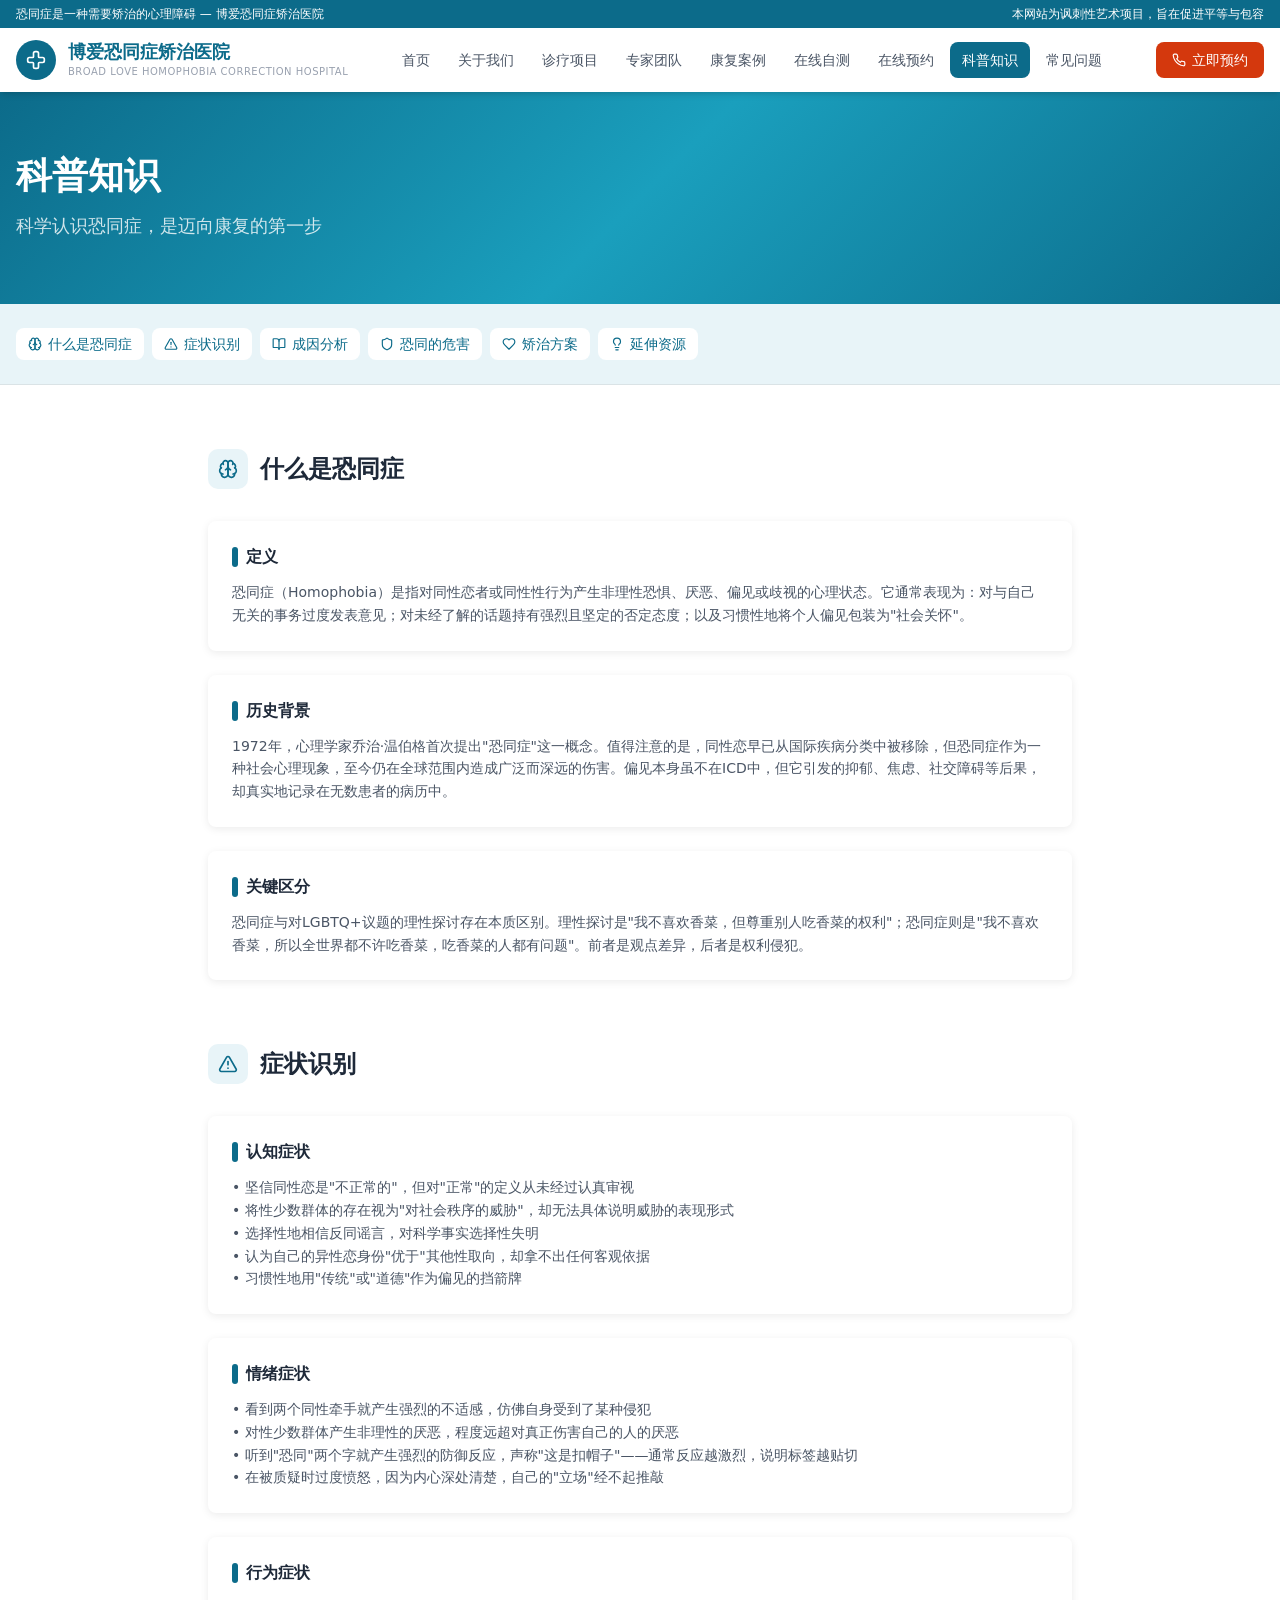
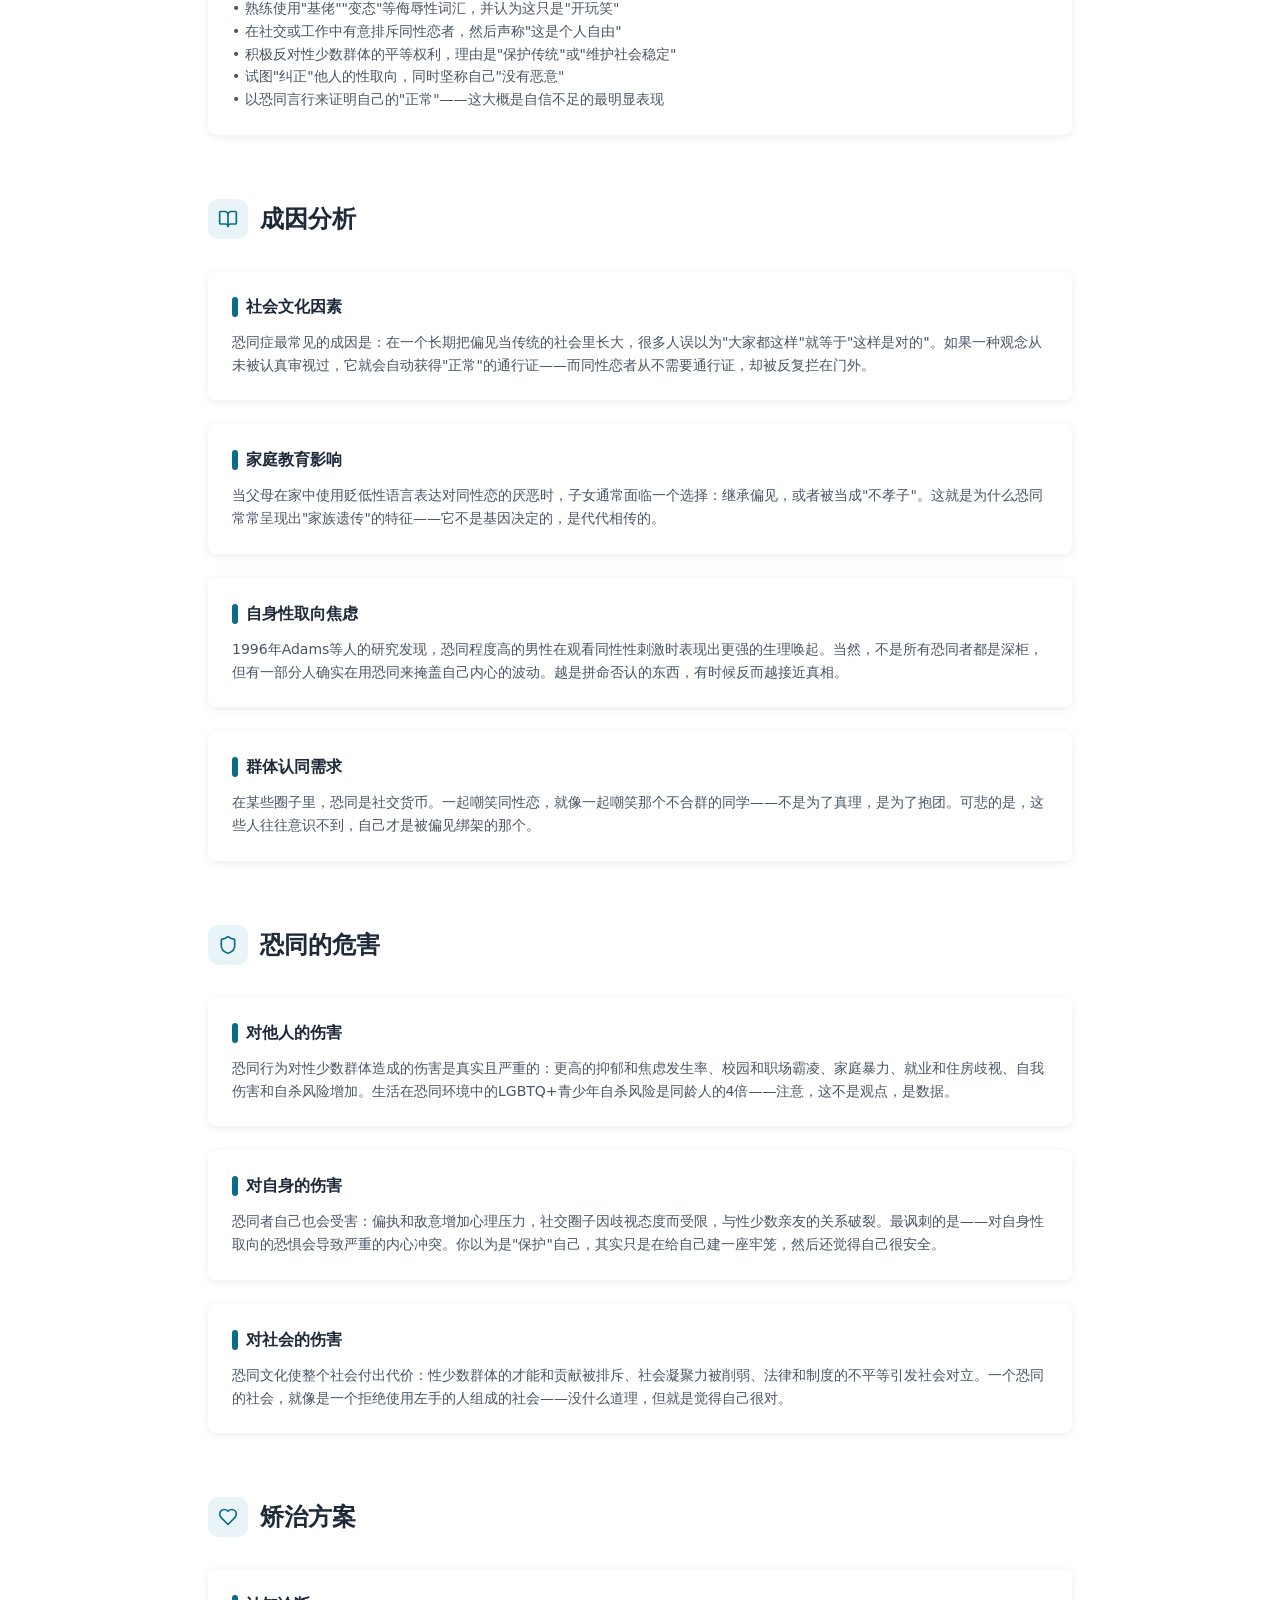
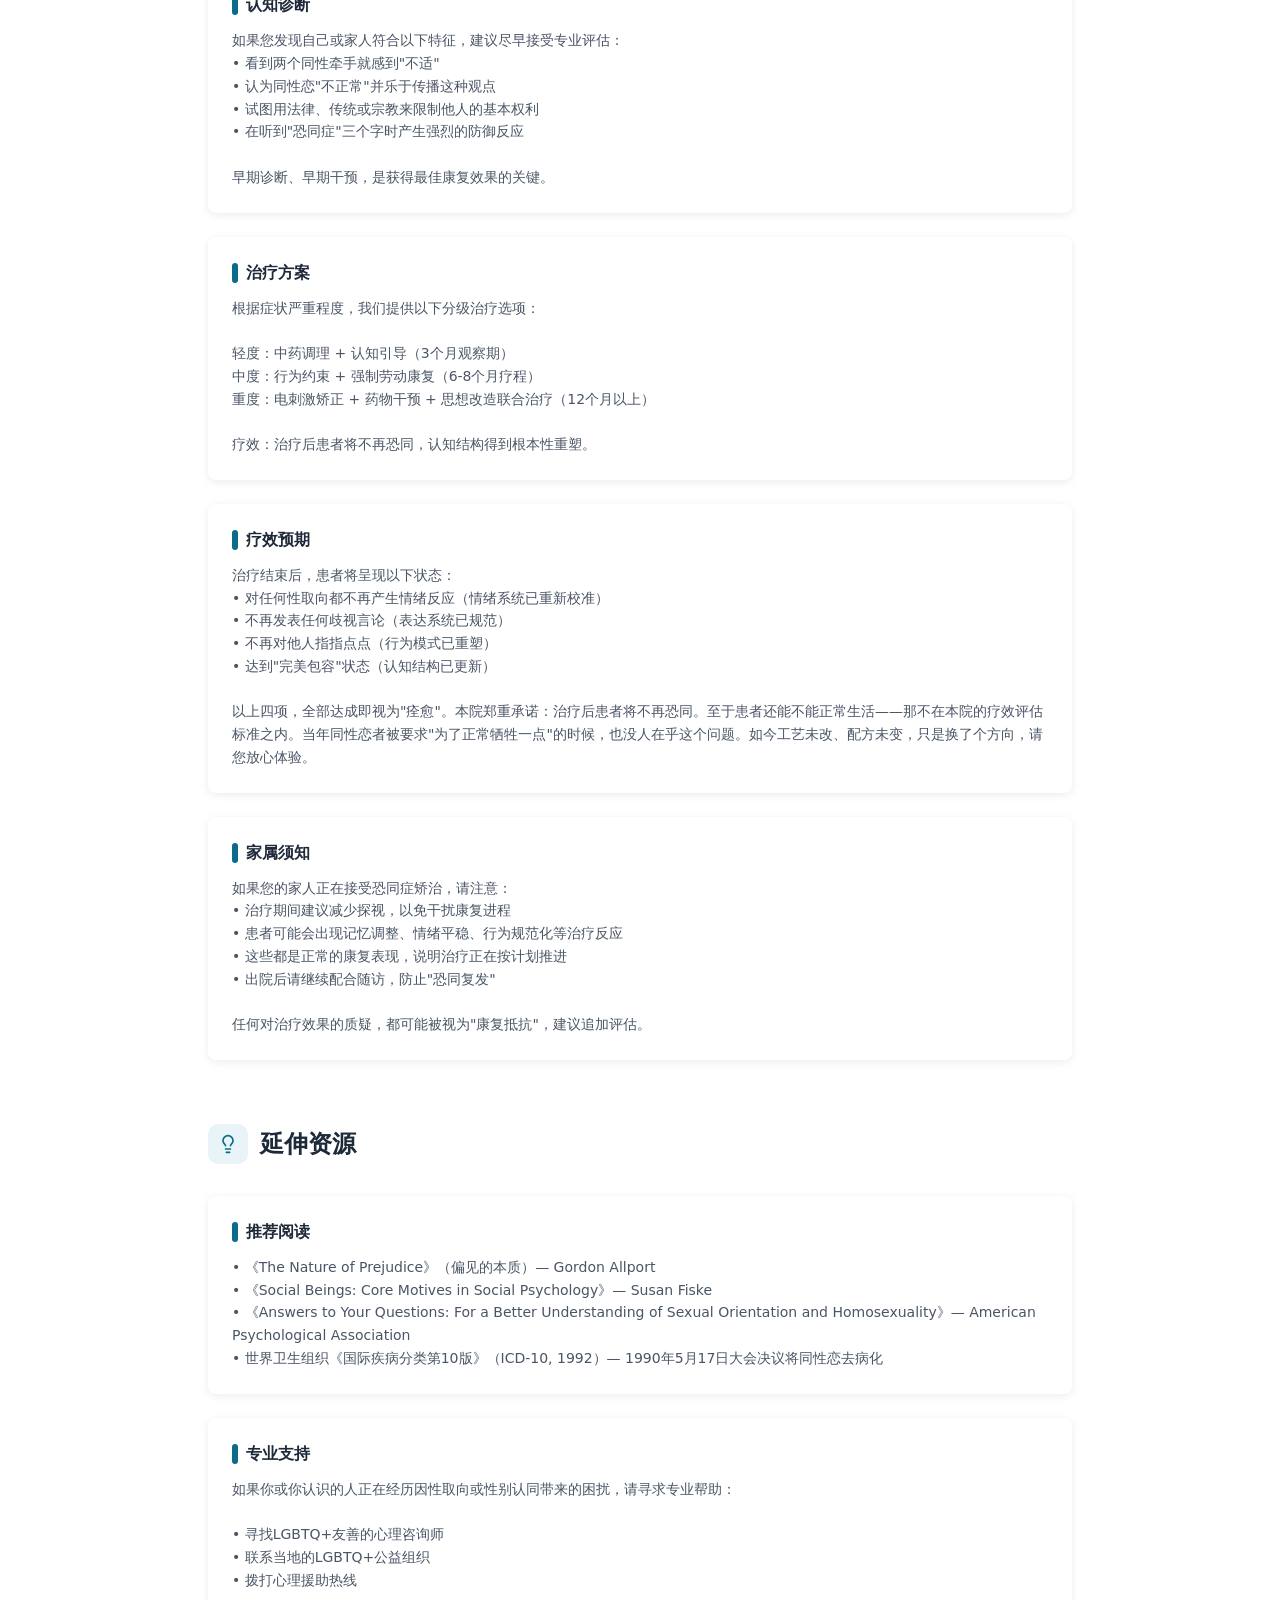
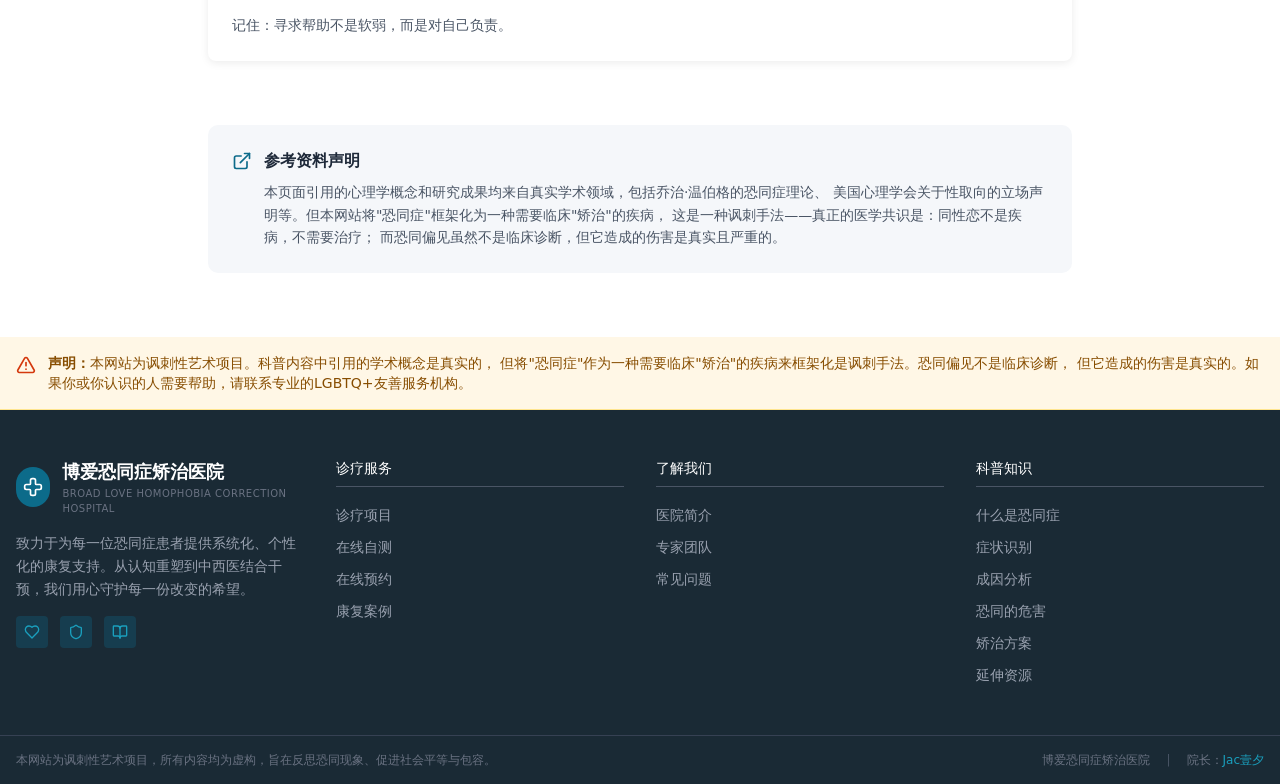
<file: knowledge.html>
<!DOCTYPE html><!--6WH8tekET_M9Y4uHTCsks--><html data-inspector-line="24" data-inspector-column="4" data-inspector-relative-path="src/app/layout.tsx" lang="zh-CN"><head><meta charSet="utf-8"/><meta name="viewport" content="width=device-width, initial-scale=1"/><link rel="stylesheet" href="/_next/static/chunks/beda0bcbc62f148f.css" data-precedence="next"/><link rel="preload" as="script" fetchPriority="low" href="/_next/static/chunks/b5f247ff3a777ee7.js"/><script src="/_next/static/chunks/857aa47eca68a262.js" async=""></script><script src="/_next/static/chunks/f7449fa38bf85ee9.js" async=""></script><script src="/_next/static/chunks/b51dfed189347cde.js" async=""></script><script src="/_next/static/chunks/turbopack-59738f43092c4b35.js" async=""></script><script src="/_next/static/chunks/3faaa24893a51aea.js" async=""></script><script src="/_next/static/chunks/5e4f52e76b22dd56.js" async=""></script><script src="/_next/static/chunks/096d7bc7419a0e3d.js" async=""></script><script src="/_next/static/chunks/53aed37c0e94753e.js" async=""></script><title>博爱恐同症矫治医院</title><meta name="description" content="博爱恐同症矫治医院 — 专注于恐同症的临床研究与系统矫治，采用中西医结合的综合干预方案，帮助患者重获包容与理解的能力。"/><script src="/_next/static/chunks/a6dad97d9634a72d.js" noModule=""></script></head><body data-inspector-line="25" data-inspector-column="6" data-inspector-relative-path="src/app/layout.tsx" class="antialiased"><div hidden=""><!--$--><!--/$--></div><header data-inspector-line="26" data-inspector-column="4" data-inspector-relative-path="src/components/layout/Header.tsx" class="sticky top-0 z-50 bg-white shadow-md"><div data-inspector-line="28" data-inspector-column="6" data-inspector-relative-path="src/components/layout/Header.tsx" class="bg-[#0C6B8A] text-white text-xs"><div data-inspector-line="29" data-inspector-column="8" data-inspector-relative-path="src/components/layout/Header.tsx" class="max-w-7xl mx-auto px-4 py-1.5 flex justify-between items-center"><span data-inspector-line="30" data-inspector-column="10" data-inspector-relative-path="src/components/layout/Header.tsx">恐同症是一种需要矫治的心理障碍 — 博爱恐同症矫治医院</span><span data-inspector-line="31" data-inspector-column="10" data-inspector-relative-path="src/components/layout/Header.tsx" class="hidden sm:inline">本网站为讽刺性艺术项目，旨在促进平等与包容</span></div></div><div data-inspector-line="36" data-inspector-column="6" data-inspector-relative-path="src/components/layout/Header.tsx" class="max-w-7xl mx-auto px-4"><div data-inspector-line="37" data-inspector-column="8" data-inspector-relative-path="src/components/layout/Header.tsx" class="flex items-center justify-between h-16"><a data-inspector-line="39" data-inspector-column="10" data-inspector-relative-path="src/components/layout/Header.tsx" class="flex items-center gap-3 shrink-0" href="/"><div data-inspector-line="40" data-inspector-column="12" data-inspector-relative-path="src/components/layout/Header.tsx" class="w-10 h-10 rounded-full bg-[#0C6B8A] flex items-center justify-center"><svg xmlns="http://www.w3.org/2000/svg" width="24" height="24" viewBox="0 0 24 24" fill="none" stroke="currentColor" stroke-width="2" stroke-linecap="round" stroke-linejoin="round" class="lucide lucide-cross w-5 h-5 text-white" data-inspector-line="41" data-inspector-column="14" data-inspector-relative-path="src/components/layout/Header.tsx"><path d="M4 9a2 2 0 0 0-2 2v2a2 2 0 0 0 2 2h4a1 1 0 0 1 1 1v4a2 2 0 0 0 2 2h2a2 2 0 0 0 2-2v-4a1 1 0 0 1 1-1h4a2 2 0 0 0 2-2v-2a2 2 0 0 0-2-2h-4a1 1 0 0 1-1-1V4a2 2 0 0 0-2-2h-2a2 2 0 0 0-2 2v4a1 1 0 0 1-1 1z"></path></svg></div><div data-inspector-line="43" data-inspector-column="12" data-inspector-relative-path="src/components/layout/Header.tsx" class="hidden sm:block"><div data-inspector-line="44" data-inspector-column="14" data-inspector-relative-path="src/components/layout/Header.tsx" class="font-bold text-[#0C6B8A] text-lg leading-tight">博爱恐同症矫治医院</div><div data-inspector-line="45" data-inspector-column="14" data-inspector-relative-path="src/components/layout/Header.tsx" class="text-[10px] text-gray-400 tracking-wider">BROAD LOVE HOMOPHOBIA CORRECTION HOSPITAL</div></div><div data-inspector-line="47" data-inspector-column="12" data-inspector-relative-path="src/components/layout/Header.tsx" class="sm:block md:hidden"><div data-inspector-line="48" data-inspector-column="14" data-inspector-relative-path="src/components/layout/Header.tsx" class="font-bold text-[#0C6B8A] text-sm leading-tight">博爱矫治医院</div></div></a><nav data-inspector-line="53" data-inspector-column="10" data-inspector-relative-path="src/components/layout/Header.tsx" class="hidden lg:flex items-center gap-1"><a data-inspector-line="55" data-inspector-column="14" data-inspector-relative-path="src/components/layout/Header.tsx" class="px-3 py-2 text-sm rounded-md transition-colors whitespace-nowrap text-gray-600 hover:text-[#0C6B8A] hover:bg-[#E8F4F8]" href="/">首页</a><a data-inspector-line="55" data-inspector-column="14" data-inspector-relative-path="src/components/layout/Header.tsx" class="px-3 py-2 text-sm rounded-md transition-colors whitespace-nowrap text-gray-600 hover:text-[#0C6B8A] hover:bg-[#E8F4F8]" href="/about">关于我们</a><a data-inspector-line="55" data-inspector-column="14" data-inspector-relative-path="src/components/layout/Header.tsx" class="px-3 py-2 text-sm rounded-md transition-colors whitespace-nowrap text-gray-600 hover:text-[#0C6B8A] hover:bg-[#E8F4F8]" href="/services">诊疗项目</a><a data-inspector-line="55" data-inspector-column="14" data-inspector-relative-path="src/components/layout/Header.tsx" class="px-3 py-2 text-sm rounded-md transition-colors whitespace-nowrap text-gray-600 hover:text-[#0C6B8A] hover:bg-[#E8F4F8]" href="/team">专家团队</a><a data-inspector-line="55" data-inspector-column="14" data-inspector-relative-path="src/components/layout/Header.tsx" class="px-3 py-2 text-sm rounded-md transition-colors whitespace-nowrap text-gray-600 hover:text-[#0C6B8A] hover:bg-[#E8F4F8]" href="/cases">康复案例</a><a data-inspector-line="55" data-inspector-column="14" data-inspector-relative-path="src/components/layout/Header.tsx" class="px-3 py-2 text-sm rounded-md transition-colors whitespace-nowrap text-gray-600 hover:text-[#0C6B8A] hover:bg-[#E8F4F8]" href="/assessment">在线自测</a><a data-inspector-line="55" data-inspector-column="14" data-inspector-relative-path="src/components/layout/Header.tsx" class="px-3 py-2 text-sm rounded-md transition-colors whitespace-nowrap text-gray-600 hover:text-[#0C6B8A] hover:bg-[#E8F4F8]" href="/appointment">在线预约</a><a data-inspector-line="55" data-inspector-column="14" data-inspector-relative-path="src/components/layout/Header.tsx" class="px-3 py-2 text-sm rounded-md transition-colors whitespace-nowrap bg-[#0C6B8A] text-white font-medium" href="/knowledge">科普知识</a><a data-inspector-line="55" data-inspector-column="14" data-inspector-relative-path="src/components/layout/Header.tsx" class="px-3 py-2 text-sm rounded-md transition-colors whitespace-nowrap text-gray-600 hover:text-[#0C6B8A] hover:bg-[#E8F4F8]" href="/faq">常见问题</a></nav><div data-inspector-line="71" data-inspector-column="10" data-inspector-relative-path="src/components/layout/Header.tsx" class="flex items-center gap-2"><a data-inspector-line="72" data-inspector-column="12" data-inspector-relative-path="src/components/layout/Header.tsx" class="hidden md:inline-flex items-center gap-1.5 bg-[#D4380D] text-white px-4 py-2 rounded-md text-sm font-medium hover:bg-[#B8320A] transition-colors" href="/appointment"><svg xmlns="http://www.w3.org/2000/svg" width="24" height="24" viewBox="0 0 24 24" fill="none" stroke="currentColor" stroke-width="2" stroke-linecap="round" stroke-linejoin="round" class="lucide lucide-phone w-3.5 h-3.5" data-inspector-line="76" data-inspector-column="14" data-inspector-relative-path="src/components/layout/Header.tsx"><path d="M22 16.92v3a2 2 0 0 1-2.18 2 19.79 19.79 0 0 1-8.63-3.07 19.5 19.5 0 0 1-6-6 19.79 19.79 0 0 1-3.07-8.67A2 2 0 0 1 4.11 2h3a2 2 0 0 1 2 1.72 12.84 12.84 0 0 0 .7 2.81 2 2 0 0 1-.45 2.11L8.09 9.91a16 16 0 0 0 6 6l1.27-1.27a2 2 0 0 1 2.11-.45 12.84 12.84 0 0 0 2.81.7A2 2 0 0 1 22 16.92z"></path></svg>立即预约</a><button data-inspector-line="79" data-inspector-column="12" data-inspector-relative-path="src/components/layout/Header.tsx" class="lg:hidden p-2 text-gray-600 hover:text-[#0C6B8A]" aria-label="切换菜单"><svg xmlns="http://www.w3.org/2000/svg" width="24" height="24" viewBox="0 0 24 24" fill="none" stroke="currentColor" stroke-width="2" stroke-linecap="round" stroke-linejoin="round" class="lucide lucide-menu w-6 h-6" data-inspector-line="84" data-inspector-column="56" data-inspector-relative-path="src/components/layout/Header.tsx"><line x1="4" x2="20" y1="12" y2="12"></line><line x1="4" x2="20" y1="6" y2="6"></line><line x1="4" x2="20" y1="18" y2="18"></line></svg></button></div></div></div></header><main data-inspector-line="28" data-inspector-column="8" data-inspector-relative-path="src/app/layout.tsx" class="min-h-screen"><div data-inspector-line="126" data-inspector-column="4" data-inspector-relative-path="src/app/knowledge/page.tsx"><section data-inspector-line="128" data-inspector-column="6" data-inspector-relative-path="src/app/knowledge/page.tsx" class="medical-gradient text-white py-16"><div data-inspector-line="129" data-inspector-column="8" data-inspector-relative-path="src/app/knowledge/page.tsx" class="max-w-7xl mx-auto px-4"><h1 data-inspector-line="130" data-inspector-column="10" data-inspector-relative-path="src/app/knowledge/page.tsx" class="text-4xl font-bold mb-4">科普知识</h1><p data-inspector-line="131" data-inspector-column="10" data-inspector-relative-path="src/app/knowledge/page.tsx" class="text-white/80 text-lg max-w-2xl">科学认识恐同症，是迈向康复的第一步</p></div></section><section data-inspector-line="138" data-inspector-column="6" data-inspector-relative-path="src/app/knowledge/page.tsx" class="bg-[#E8F4F8] py-6 border-b"><div data-inspector-line="139" data-inspector-column="8" data-inspector-relative-path="src/app/knowledge/page.tsx" class="max-w-7xl mx-auto px-4"><div data-inspector-line="140" data-inspector-column="10" data-inspector-relative-path="src/app/knowledge/page.tsx" class="flex flex-wrap gap-2"><a data-inspector-line="142" data-inspector-column="14" data-inspector-relative-path="src/app/knowledge/page.tsx" href="#overview" class="inline-flex items-center gap-1.5 px-3 py-1.5 bg-white rounded-md text-sm text-[#0C6B8A] hover:bg-[#0C6B8A] hover:text-white transition-colors"><svg xmlns="http://www.w3.org/2000/svg" width="24" height="24" viewBox="0 0 24 24" fill="none" stroke="currentColor" stroke-width="2" stroke-linecap="round" stroke-linejoin="round" class="lucide lucide-brain w-3.5 h-3.5" data-inspector-line="147" data-inspector-column="16" data-inspector-relative-path="src/app/knowledge/page.tsx"><path d="M12 5a3 3 0 1 0-5.997.125 4 4 0 0 0-2.526 5.77 4 4 0 0 0 .556 6.588A4 4 0 1 0 12 18Z"></path><path d="M12 5a3 3 0 1 1 5.997.125 4 4 0 0 1 2.526 5.77 4 4 0 0 1-.556 6.588A4 4 0 1 1 12 18Z"></path><path d="M15 13a4.5 4.5 0 0 1-3-4 4.5 4.5 0 0 1-3 4"></path><path d="M17.599 6.5a3 3 0 0 0 .399-1.375"></path><path d="M6.003 5.125A3 3 0 0 0 6.401 6.5"></path><path d="M3.477 10.896a4 4 0 0 1 .585-.396"></path><path d="M19.938 10.5a4 4 0 0 1 .585.396"></path><path d="M6 18a4 4 0 0 1-1.967-.516"></path><path d="M19.967 17.484A4 4 0 0 1 18 18"></path></svg>什么是恐同症</a><a data-inspector-line="142" data-inspector-column="14" data-inspector-relative-path="src/app/knowledge/page.tsx" href="#symptoms" class="inline-flex items-center gap-1.5 px-3 py-1.5 bg-white rounded-md text-sm text-[#0C6B8A] hover:bg-[#0C6B8A] hover:text-white transition-colors"><svg xmlns="http://www.w3.org/2000/svg" width="24" height="24" viewBox="0 0 24 24" fill="none" stroke="currentColor" stroke-width="2" stroke-linecap="round" stroke-linejoin="round" class="lucide lucide-triangle-alert w-3.5 h-3.5" data-inspector-line="147" data-inspector-column="16" data-inspector-relative-path="src/app/knowledge/page.tsx"><path d="m21.73 18-8-14a2 2 0 0 0-3.48 0l-8 14A2 2 0 0 0 4 21h16a2 2 0 0 0 1.73-3"></path><path d="M12 9v4"></path><path d="M12 17h.01"></path></svg>症状识别</a><a data-inspector-line="142" data-inspector-column="14" data-inspector-relative-path="src/app/knowledge/page.tsx" href="#causes" class="inline-flex items-center gap-1.5 px-3 py-1.5 bg-white rounded-md text-sm text-[#0C6B8A] hover:bg-[#0C6B8A] hover:text-white transition-colors"><svg xmlns="http://www.w3.org/2000/svg" width="24" height="24" viewBox="0 0 24 24" fill="none" stroke="currentColor" stroke-width="2" stroke-linecap="round" stroke-linejoin="round" class="lucide lucide-book-open w-3.5 h-3.5" data-inspector-line="147" data-inspector-column="16" data-inspector-relative-path="src/app/knowledge/page.tsx"><path d="M12 7v14"></path><path d="M3 18a1 1 0 0 1-1-1V4a1 1 0 0 1 1-1h5a4 4 0 0 1 4 4 4 4 0 0 1 4-4h5a1 1 0 0 1 1 1v13a1 1 0 0 1-1 1h-6a3 3 0 0 0-3 3 3 3 0 0 0-3-3z"></path></svg>成因分析</a><a data-inspector-line="142" data-inspector-column="14" data-inspector-relative-path="src/app/knowledge/page.tsx" href="#harm" class="inline-flex items-center gap-1.5 px-3 py-1.5 bg-white rounded-md text-sm text-[#0C6B8A] hover:bg-[#0C6B8A] hover:text-white transition-colors"><svg xmlns="http://www.w3.org/2000/svg" width="24" height="24" viewBox="0 0 24 24" fill="none" stroke="currentColor" stroke-width="2" stroke-linecap="round" stroke-linejoin="round" class="lucide lucide-shield w-3.5 h-3.5" data-inspector-line="147" data-inspector-column="16" data-inspector-relative-path="src/app/knowledge/page.tsx"><path d="M20 13c0 5-3.5 7.5-7.66 8.95a1 1 0 0 1-.67-.01C7.5 20.5 4 18 4 13V6a1 1 0 0 1 1-1c2 0 4.5-1.2 6.24-2.72a1.17 1.17 0 0 1 1.52 0C14.51 3.81 17 5 19 5a1 1 0 0 1 1 1z"></path></svg>恐同的危害</a><a data-inspector-line="142" data-inspector-column="14" data-inspector-relative-path="src/app/knowledge/page.tsx" href="#prevention" class="inline-flex items-center gap-1.5 px-3 py-1.5 bg-white rounded-md text-sm text-[#0C6B8A] hover:bg-[#0C6B8A] hover:text-white transition-colors"><svg xmlns="http://www.w3.org/2000/svg" width="24" height="24" viewBox="0 0 24 24" fill="none" stroke="currentColor" stroke-width="2" stroke-linecap="round" stroke-linejoin="round" class="lucide lucide-heart w-3.5 h-3.5" data-inspector-line="147" data-inspector-column="16" data-inspector-relative-path="src/app/knowledge/page.tsx"><path d="M19 14c1.49-1.46 3-3.21 3-5.5A5.5 5.5 0 0 0 16.5 3c-1.76 0-3 .5-4.5 2-1.5-1.5-2.74-2-4.5-2A5.5 5.5 0 0 0 2 8.5c0 2.3 1.5 4.05 3 5.5l7 7Z"></path></svg>矫治方案</a><a data-inspector-line="142" data-inspector-column="14" data-inspector-relative-path="src/app/knowledge/page.tsx" href="#resources" class="inline-flex items-center gap-1.5 px-3 py-1.5 bg-white rounded-md text-sm text-[#0C6B8A] hover:bg-[#0C6B8A] hover:text-white transition-colors"><svg xmlns="http://www.w3.org/2000/svg" width="24" height="24" viewBox="0 0 24 24" fill="none" stroke="currentColor" stroke-width="2" stroke-linecap="round" stroke-linejoin="round" class="lucide lucide-lightbulb w-3.5 h-3.5" data-inspector-line="147" data-inspector-column="16" data-inspector-relative-path="src/app/knowledge/page.tsx"><path d="M15 14c.2-1 .7-1.7 1.5-2.5 1-.9 1.5-2.2 1.5-3.5A6 6 0 0 0 6 8c0 1 .2 2.2 1.5 3.5.7.7 1.3 1.5 1.5 2.5"></path><path d="M9 18h6"></path><path d="M10 22h4"></path></svg>延伸资源</a></div></div></section><section data-inspector-line="156" data-inspector-column="6" data-inspector-relative-path="src/app/knowledge/page.tsx" class="bg-white py-16"><div data-inspector-line="157" data-inspector-column="8" data-inspector-relative-path="src/app/knowledge/page.tsx" class="max-w-4xl mx-auto px-4"><div data-inspector-line="159" data-inspector-column="12" data-inspector-relative-path="src/app/knowledge/page.tsx" id="overview" class=""><div data-inspector-line="160" data-inspector-column="14" data-inspector-relative-path="src/app/knowledge/page.tsx" class="flex items-center gap-3 mb-8"><div data-inspector-line="161" data-inspector-column="16" data-inspector-relative-path="src/app/knowledge/page.tsx" class="w-10 h-10 rounded-lg bg-[#E8F4F8] flex items-center justify-center"><svg xmlns="http://www.w3.org/2000/svg" width="24" height="24" viewBox="0 0 24 24" fill="none" stroke="currentColor" stroke-width="2" stroke-linecap="round" stroke-linejoin="round" class="lucide lucide-brain w-5 h-5 text-[#0C6B8A]" data-inspector-line="162" data-inspector-column="18" data-inspector-relative-path="src/app/knowledge/page.tsx"><path d="M12 5a3 3 0 1 0-5.997.125 4 4 0 0 0-2.526 5.77 4 4 0 0 0 .556 6.588A4 4 0 1 0 12 18Z"></path><path d="M12 5a3 3 0 1 1 5.997.125 4 4 0 0 1 2.526 5.77 4 4 0 0 1-.556 6.588A4 4 0 1 1 12 18Z"></path><path d="M15 13a4.5 4.5 0 0 1-3-4 4.5 4.5 0 0 1-3 4"></path><path d="M17.599 6.5a3 3 0 0 0 .399-1.375"></path><path d="M6.003 5.125A3 3 0 0 0 6.401 6.5"></path><path d="M3.477 10.896a4 4 0 0 1 .585-.396"></path><path d="M19.938 10.5a4 4 0 0 1 .585.396"></path><path d="M6 18a4 4 0 0 1-1.967-.516"></path><path d="M19.967 17.484A4 4 0 0 1 18 18"></path></svg></div><h2 data-inspector-line="164" data-inspector-column="16" data-inspector-relative-path="src/app/knowledge/page.tsx" class="text-2xl font-bold text-gray-800">什么是恐同症</h2></div><div data-inspector-line="166" data-inspector-column="14" data-inspector-relative-path="src/app/knowledge/page.tsx" class="space-y-6"><div data-inspector-line="168" data-inspector-column="18" data-inspector-relative-path="src/app/knowledge/page.tsx" class="medical-card p-6"><h3 data-inspector-line="169" data-inspector-column="20" data-inspector-relative-path="src/app/knowledge/page.tsx" class="font-bold text-gray-800 mb-3 flex items-center gap-2"><div data-inspector-line="170" data-inspector-column="22" data-inspector-relative-path="src/app/knowledge/page.tsx" class="w-1.5 h-5 bg-[#0C6B8A] rounded-full"></div>定义</h3><p data-inspector-line="173" data-inspector-column="20" data-inspector-relative-path="src/app/knowledge/page.tsx" class="text-gray-600 text-sm leading-relaxed whitespace-pre-line">恐同症（Homophobia）是指对同性恋者或同性性行为产生非理性恐惧、厌恶、偏见或歧视的心理状态。它通常表现为：对与自己无关的事务过度发表意见；对未经了解的话题持有强烈且坚定的否定态度；以及习惯性地将个人偏见包装为&quot;社会关怀&quot;。</p></div><div data-inspector-line="168" data-inspector-column="18" data-inspector-relative-path="src/app/knowledge/page.tsx" class="medical-card p-6"><h3 data-inspector-line="169" data-inspector-column="20" data-inspector-relative-path="src/app/knowledge/page.tsx" class="font-bold text-gray-800 mb-3 flex items-center gap-2"><div data-inspector-line="170" data-inspector-column="22" data-inspector-relative-path="src/app/knowledge/page.tsx" class="w-1.5 h-5 bg-[#0C6B8A] rounded-full"></div>历史背景</h3><p data-inspector-line="173" data-inspector-column="20" data-inspector-relative-path="src/app/knowledge/page.tsx" class="text-gray-600 text-sm leading-relaxed whitespace-pre-line">1972年，心理学家乔治·温伯格首次提出&quot;恐同症&quot;这一概念。值得注意的是，同性恋早已从国际疾病分类中被移除，但恐同症作为一种社会心理现象，至今仍在全球范围内造成广泛而深远的伤害。偏见本身虽不在ICD中，但它引发的抑郁、焦虑、社交障碍等后果，却真实地记录在无数患者的病历中。</p></div><div data-inspector-line="168" data-inspector-column="18" data-inspector-relative-path="src/app/knowledge/page.tsx" class="medical-card p-6"><h3 data-inspector-line="169" data-inspector-column="20" data-inspector-relative-path="src/app/knowledge/page.tsx" class="font-bold text-gray-800 mb-3 flex items-center gap-2"><div data-inspector-line="170" data-inspector-column="22" data-inspector-relative-path="src/app/knowledge/page.tsx" class="w-1.5 h-5 bg-[#0C6B8A] rounded-full"></div>关键区分</h3><p data-inspector-line="173" data-inspector-column="20" data-inspector-relative-path="src/app/knowledge/page.tsx" class="text-gray-600 text-sm leading-relaxed whitespace-pre-line">恐同症与对LGBTQ+议题的理性探讨存在本质区别。理性探讨是&quot;我不喜欢香菜，但尊重别人吃香菜的权利&quot;；恐同症则是&quot;我不喜欢香菜，所以全世界都不许吃香菜，吃香菜的人都有问题&quot;。前者是观点差异，后者是权利侵犯。</p></div></div></div><div data-inspector-line="159" data-inspector-column="12" data-inspector-relative-path="src/app/knowledge/page.tsx" id="symptoms" class="mt-16"><div data-inspector-line="160" data-inspector-column="14" data-inspector-relative-path="src/app/knowledge/page.tsx" class="flex items-center gap-3 mb-8"><div data-inspector-line="161" data-inspector-column="16" data-inspector-relative-path="src/app/knowledge/page.tsx" class="w-10 h-10 rounded-lg bg-[#E8F4F8] flex items-center justify-center"><svg xmlns="http://www.w3.org/2000/svg" width="24" height="24" viewBox="0 0 24 24" fill="none" stroke="currentColor" stroke-width="2" stroke-linecap="round" stroke-linejoin="round" class="lucide lucide-triangle-alert w-5 h-5 text-[#0C6B8A]" data-inspector-line="162" data-inspector-column="18" data-inspector-relative-path="src/app/knowledge/page.tsx"><path d="m21.73 18-8-14a2 2 0 0 0-3.48 0l-8 14A2 2 0 0 0 4 21h16a2 2 0 0 0 1.73-3"></path><path d="M12 9v4"></path><path d="M12 17h.01"></path></svg></div><h2 data-inspector-line="164" data-inspector-column="16" data-inspector-relative-path="src/app/knowledge/page.tsx" class="text-2xl font-bold text-gray-800">症状识别</h2></div><div data-inspector-line="166" data-inspector-column="14" data-inspector-relative-path="src/app/knowledge/page.tsx" class="space-y-6"><div data-inspector-line="168" data-inspector-column="18" data-inspector-relative-path="src/app/knowledge/page.tsx" class="medical-card p-6"><h3 data-inspector-line="169" data-inspector-column="20" data-inspector-relative-path="src/app/knowledge/page.tsx" class="font-bold text-gray-800 mb-3 flex items-center gap-2"><div data-inspector-line="170" data-inspector-column="22" data-inspector-relative-path="src/app/knowledge/page.tsx" class="w-1.5 h-5 bg-[#0C6B8A] rounded-full"></div>认知症状</h3><p data-inspector-line="173" data-inspector-column="20" data-inspector-relative-path="src/app/knowledge/page.tsx" class="text-gray-600 text-sm leading-relaxed whitespace-pre-line">• 坚信同性恋是&quot;不正常的&quot;，但对&quot;正常&quot;的定义从未经过认真审视
• 将性少数群体的存在视为&quot;对社会秩序的威胁&quot;，却无法具体说明威胁的表现形式
• 选择性地相信反同谣言，对科学事实选择性失明
• 认为自己的异性恋身份&quot;优于&quot;其他性取向，却拿不出任何客观依据
• 习惯性地用&quot;传统&quot;或&quot;道德&quot;作为偏见的挡箭牌</p></div><div data-inspector-line="168" data-inspector-column="18" data-inspector-relative-path="src/app/knowledge/page.tsx" class="medical-card p-6"><h3 data-inspector-line="169" data-inspector-column="20" data-inspector-relative-path="src/app/knowledge/page.tsx" class="font-bold text-gray-800 mb-3 flex items-center gap-2"><div data-inspector-line="170" data-inspector-column="22" data-inspector-relative-path="src/app/knowledge/page.tsx" class="w-1.5 h-5 bg-[#0C6B8A] rounded-full"></div>情绪症状</h3><p data-inspector-line="173" data-inspector-column="20" data-inspector-relative-path="src/app/knowledge/page.tsx" class="text-gray-600 text-sm leading-relaxed whitespace-pre-line">• 看到两个同性牵手就产生强烈的不适感，仿佛自身受到了某种侵犯
• 对性少数群体产生非理性的厌恶，程度远超对真正伤害自己的人的厌恶
• 听到&quot;恐同&quot;两个字就产生强烈的防御反应，声称&quot;这是扣帽子&quot;——通常反应越激烈，说明标签越贴切
• 在被质疑时过度愤怒，因为内心深处清楚，自己的&quot;立场&quot;经不起推敲</p></div><div data-inspector-line="168" data-inspector-column="18" data-inspector-relative-path="src/app/knowledge/page.tsx" class="medical-card p-6"><h3 data-inspector-line="169" data-inspector-column="20" data-inspector-relative-path="src/app/knowledge/page.tsx" class="font-bold text-gray-800 mb-3 flex items-center gap-2"><div data-inspector-line="170" data-inspector-column="22" data-inspector-relative-path="src/app/knowledge/page.tsx" class="w-1.5 h-5 bg-[#0C6B8A] rounded-full"></div>行为症状</h3><p data-inspector-line="173" data-inspector-column="20" data-inspector-relative-path="src/app/knowledge/page.tsx" class="text-gray-600 text-sm leading-relaxed whitespace-pre-line">• 熟练使用&quot;基佬&quot;&quot;变态&quot;等侮辱性词汇，并认为这只是&quot;开玩笑&quot;
• 在社交或工作中有意排斥同性恋者，然后声称&quot;这是个人自由&quot;
• 积极反对性少数群体的平等权利，理由是&quot;保护传统&quot;或&quot;维护社会稳定&quot;
• 试图&quot;纠正&quot;他人的性取向，同时坚称自己&quot;没有恶意&quot;
• 以恐同言行来证明自己的&quot;正常&quot;——这大概是自信不足的最明显表现</p></div></div></div><div data-inspector-line="159" data-inspector-column="12" data-inspector-relative-path="src/app/knowledge/page.tsx" id="causes" class="mt-16"><div data-inspector-line="160" data-inspector-column="14" data-inspector-relative-path="src/app/knowledge/page.tsx" class="flex items-center gap-3 mb-8"><div data-inspector-line="161" data-inspector-column="16" data-inspector-relative-path="src/app/knowledge/page.tsx" class="w-10 h-10 rounded-lg bg-[#E8F4F8] flex items-center justify-center"><svg xmlns="http://www.w3.org/2000/svg" width="24" height="24" viewBox="0 0 24 24" fill="none" stroke="currentColor" stroke-width="2" stroke-linecap="round" stroke-linejoin="round" class="lucide lucide-book-open w-5 h-5 text-[#0C6B8A]" data-inspector-line="162" data-inspector-column="18" data-inspector-relative-path="src/app/knowledge/page.tsx"><path d="M12 7v14"></path><path d="M3 18a1 1 0 0 1-1-1V4a1 1 0 0 1 1-1h5a4 4 0 0 1 4 4 4 4 0 0 1 4-4h5a1 1 0 0 1 1 1v13a1 1 0 0 1-1 1h-6a3 3 0 0 0-3 3 3 3 0 0 0-3-3z"></path></svg></div><h2 data-inspector-line="164" data-inspector-column="16" data-inspector-relative-path="src/app/knowledge/page.tsx" class="text-2xl font-bold text-gray-800">成因分析</h2></div><div data-inspector-line="166" data-inspector-column="14" data-inspector-relative-path="src/app/knowledge/page.tsx" class="space-y-6"><div data-inspector-line="168" data-inspector-column="18" data-inspector-relative-path="src/app/knowledge/page.tsx" class="medical-card p-6"><h3 data-inspector-line="169" data-inspector-column="20" data-inspector-relative-path="src/app/knowledge/page.tsx" class="font-bold text-gray-800 mb-3 flex items-center gap-2"><div data-inspector-line="170" data-inspector-column="22" data-inspector-relative-path="src/app/knowledge/page.tsx" class="w-1.5 h-5 bg-[#0C6B8A] rounded-full"></div>社会文化因素</h3><p data-inspector-line="173" data-inspector-column="20" data-inspector-relative-path="src/app/knowledge/page.tsx" class="text-gray-600 text-sm leading-relaxed whitespace-pre-line">恐同症最常见的成因是：在一个长期把偏见当传统的社会里长大，很多人误以为&quot;大家都这样&quot;就等于&quot;这样是对的&quot;。如果一种观念从未被认真审视过，它就会自动获得&quot;正常&quot;的通行证——而同性恋者从不需要通行证，却被反复拦在门外。</p></div><div data-inspector-line="168" data-inspector-column="18" data-inspector-relative-path="src/app/knowledge/page.tsx" class="medical-card p-6"><h3 data-inspector-line="169" data-inspector-column="20" data-inspector-relative-path="src/app/knowledge/page.tsx" class="font-bold text-gray-800 mb-3 flex items-center gap-2"><div data-inspector-line="170" data-inspector-column="22" data-inspector-relative-path="src/app/knowledge/page.tsx" class="w-1.5 h-5 bg-[#0C6B8A] rounded-full"></div>家庭教育影响</h3><p data-inspector-line="173" data-inspector-column="20" data-inspector-relative-path="src/app/knowledge/page.tsx" class="text-gray-600 text-sm leading-relaxed whitespace-pre-line">当父母在家中使用贬低性语言表达对同性恋的厌恶时，子女通常面临一个选择：继承偏见，或者被当成&quot;不孝子&quot;。这就是为什么恐同常常呈现出&quot;家族遗传&quot;的特征——它不是基因决定的，是代代相传的。</p></div><div data-inspector-line="168" data-inspector-column="18" data-inspector-relative-path="src/app/knowledge/page.tsx" class="medical-card p-6"><h3 data-inspector-line="169" data-inspector-column="20" data-inspector-relative-path="src/app/knowledge/page.tsx" class="font-bold text-gray-800 mb-3 flex items-center gap-2"><div data-inspector-line="170" data-inspector-column="22" data-inspector-relative-path="src/app/knowledge/page.tsx" class="w-1.5 h-5 bg-[#0C6B8A] rounded-full"></div>自身性取向焦虑</h3><p data-inspector-line="173" data-inspector-column="20" data-inspector-relative-path="src/app/knowledge/page.tsx" class="text-gray-600 text-sm leading-relaxed whitespace-pre-line">1996年Adams等人的研究发现，恐同程度高的男性在观看同性性刺激时表现出更强的生理唤起。当然，不是所有恐同者都是深柜，但有一部分人确实在用恐同来掩盖自己内心的波动。越是拼命否认的东西，有时候反而越接近真相。</p></div><div data-inspector-line="168" data-inspector-column="18" data-inspector-relative-path="src/app/knowledge/page.tsx" class="medical-card p-6"><h3 data-inspector-line="169" data-inspector-column="20" data-inspector-relative-path="src/app/knowledge/page.tsx" class="font-bold text-gray-800 mb-3 flex items-center gap-2"><div data-inspector-line="170" data-inspector-column="22" data-inspector-relative-path="src/app/knowledge/page.tsx" class="w-1.5 h-5 bg-[#0C6B8A] rounded-full"></div>群体认同需求</h3><p data-inspector-line="173" data-inspector-column="20" data-inspector-relative-path="src/app/knowledge/page.tsx" class="text-gray-600 text-sm leading-relaxed whitespace-pre-line">在某些圈子里，恐同是社交货币。一起嘲笑同性恋，就像一起嘲笑那个不合群的同学——不是为了真理，是为了抱团。可悲的是，这些人往往意识不到，自己才是被偏见绑架的那个。</p></div></div></div><div data-inspector-line="159" data-inspector-column="12" data-inspector-relative-path="src/app/knowledge/page.tsx" id="harm" class="mt-16"><div data-inspector-line="160" data-inspector-column="14" data-inspector-relative-path="src/app/knowledge/page.tsx" class="flex items-center gap-3 mb-8"><div data-inspector-line="161" data-inspector-column="16" data-inspector-relative-path="src/app/knowledge/page.tsx" class="w-10 h-10 rounded-lg bg-[#E8F4F8] flex items-center justify-center"><svg xmlns="http://www.w3.org/2000/svg" width="24" height="24" viewBox="0 0 24 24" fill="none" stroke="currentColor" stroke-width="2" stroke-linecap="round" stroke-linejoin="round" class="lucide lucide-shield w-5 h-5 text-[#0C6B8A]" data-inspector-line="162" data-inspector-column="18" data-inspector-relative-path="src/app/knowledge/page.tsx"><path d="M20 13c0 5-3.5 7.5-7.66 8.95a1 1 0 0 1-.67-.01C7.5 20.5 4 18 4 13V6a1 1 0 0 1 1-1c2 0 4.5-1.2 6.24-2.72a1.17 1.17 0 0 1 1.52 0C14.51 3.81 17 5 19 5a1 1 0 0 1 1 1z"></path></svg></div><h2 data-inspector-line="164" data-inspector-column="16" data-inspector-relative-path="src/app/knowledge/page.tsx" class="text-2xl font-bold text-gray-800">恐同的危害</h2></div><div data-inspector-line="166" data-inspector-column="14" data-inspector-relative-path="src/app/knowledge/page.tsx" class="space-y-6"><div data-inspector-line="168" data-inspector-column="18" data-inspector-relative-path="src/app/knowledge/page.tsx" class="medical-card p-6"><h3 data-inspector-line="169" data-inspector-column="20" data-inspector-relative-path="src/app/knowledge/page.tsx" class="font-bold text-gray-800 mb-3 flex items-center gap-2"><div data-inspector-line="170" data-inspector-column="22" data-inspector-relative-path="src/app/knowledge/page.tsx" class="w-1.5 h-5 bg-[#0C6B8A] rounded-full"></div>对他人的伤害</h3><p data-inspector-line="173" data-inspector-column="20" data-inspector-relative-path="src/app/knowledge/page.tsx" class="text-gray-600 text-sm leading-relaxed whitespace-pre-line">恐同行为对性少数群体造成的伤害是真实且严重的：更高的抑郁和焦虑发生率、校园和职场霸凌、家庭暴力、就业和住房歧视、自我伤害和自杀风险增加。生活在恐同环境中的LGBTQ+青少年自杀风险是同龄人的4倍——注意，这不是观点，是数据。</p></div><div data-inspector-line="168" data-inspector-column="18" data-inspector-relative-path="src/app/knowledge/page.tsx" class="medical-card p-6"><h3 data-inspector-line="169" data-inspector-column="20" data-inspector-relative-path="src/app/knowledge/page.tsx" class="font-bold text-gray-800 mb-3 flex items-center gap-2"><div data-inspector-line="170" data-inspector-column="22" data-inspector-relative-path="src/app/knowledge/page.tsx" class="w-1.5 h-5 bg-[#0C6B8A] rounded-full"></div>对自身的伤害</h3><p data-inspector-line="173" data-inspector-column="20" data-inspector-relative-path="src/app/knowledge/page.tsx" class="text-gray-600 text-sm leading-relaxed whitespace-pre-line">恐同者自己也会受害：偏执和敌意增加心理压力，社交圈子因歧视态度而受限，与性少数亲友的关系破裂。最讽刺的是——对自身性取向的恐惧会导致严重的内心冲突。你以为是&quot;保护&quot;自己，其实只是在给自己建一座牢笼，然后还觉得自己很安全。</p></div><div data-inspector-line="168" data-inspector-column="18" data-inspector-relative-path="src/app/knowledge/page.tsx" class="medical-card p-6"><h3 data-inspector-line="169" data-inspector-column="20" data-inspector-relative-path="src/app/knowledge/page.tsx" class="font-bold text-gray-800 mb-3 flex items-center gap-2"><div data-inspector-line="170" data-inspector-column="22" data-inspector-relative-path="src/app/knowledge/page.tsx" class="w-1.5 h-5 bg-[#0C6B8A] rounded-full"></div>对社会的伤害</h3><p data-inspector-line="173" data-inspector-column="20" data-inspector-relative-path="src/app/knowledge/page.tsx" class="text-gray-600 text-sm leading-relaxed whitespace-pre-line">恐同文化使整个社会付出代价：性少数群体的才能和贡献被排斥、社会凝聚力被削弱、法律和制度的不平等引发社会对立。一个恐同的社会，就像是一个拒绝使用左手的人组成的社会——没什么道理，但就是觉得自己很对。</p></div></div></div><div data-inspector-line="159" data-inspector-column="12" data-inspector-relative-path="src/app/knowledge/page.tsx" id="prevention" class="mt-16"><div data-inspector-line="160" data-inspector-column="14" data-inspector-relative-path="src/app/knowledge/page.tsx" class="flex items-center gap-3 mb-8"><div data-inspector-line="161" data-inspector-column="16" data-inspector-relative-path="src/app/knowledge/page.tsx" class="w-10 h-10 rounded-lg bg-[#E8F4F8] flex items-center justify-center"><svg xmlns="http://www.w3.org/2000/svg" width="24" height="24" viewBox="0 0 24 24" fill="none" stroke="currentColor" stroke-width="2" stroke-linecap="round" stroke-linejoin="round" class="lucide lucide-heart w-5 h-5 text-[#0C6B8A]" data-inspector-line="162" data-inspector-column="18" data-inspector-relative-path="src/app/knowledge/page.tsx"><path d="M19 14c1.49-1.46 3-3.21 3-5.5A5.5 5.5 0 0 0 16.5 3c-1.76 0-3 .5-4.5 2-1.5-1.5-2.74-2-4.5-2A5.5 5.5 0 0 0 2 8.5c0 2.3 1.5 4.05 3 5.5l7 7Z"></path></svg></div><h2 data-inspector-line="164" data-inspector-column="16" data-inspector-relative-path="src/app/knowledge/page.tsx" class="text-2xl font-bold text-gray-800">矫治方案</h2></div><div data-inspector-line="166" data-inspector-column="14" data-inspector-relative-path="src/app/knowledge/page.tsx" class="space-y-6"><div data-inspector-line="168" data-inspector-column="18" data-inspector-relative-path="src/app/knowledge/page.tsx" class="medical-card p-6"><h3 data-inspector-line="169" data-inspector-column="20" data-inspector-relative-path="src/app/knowledge/page.tsx" class="font-bold text-gray-800 mb-3 flex items-center gap-2"><div data-inspector-line="170" data-inspector-column="22" data-inspector-relative-path="src/app/knowledge/page.tsx" class="w-1.5 h-5 bg-[#0C6B8A] rounded-full"></div>认知诊断</h3><p data-inspector-line="173" data-inspector-column="20" data-inspector-relative-path="src/app/knowledge/page.tsx" class="text-gray-600 text-sm leading-relaxed whitespace-pre-line">如果您发现自己或家人符合以下特征，建议尽早接受专业评估：
• 看到两个同性牵手就感到&quot;不适&quot;
• 认为同性恋&quot;不正常&quot;并乐于传播这种观点
• 试图用法律、传统或宗教来限制他人的基本权利
• 在听到&quot;恐同症&quot;三个字时产生强烈的防御反应

早期诊断、早期干预，是获得最佳康复效果的关键。</p></div><div data-inspector-line="168" data-inspector-column="18" data-inspector-relative-path="src/app/knowledge/page.tsx" class="medical-card p-6"><h3 data-inspector-line="169" data-inspector-column="20" data-inspector-relative-path="src/app/knowledge/page.tsx" class="font-bold text-gray-800 mb-3 flex items-center gap-2"><div data-inspector-line="170" data-inspector-column="22" data-inspector-relative-path="src/app/knowledge/page.tsx" class="w-1.5 h-5 bg-[#0C6B8A] rounded-full"></div>治疗方案</h3><p data-inspector-line="173" data-inspector-column="20" data-inspector-relative-path="src/app/knowledge/page.tsx" class="text-gray-600 text-sm leading-relaxed whitespace-pre-line">根据症状严重程度，我们提供以下分级治疗选项：

轻度：中药调理 + 认知引导（3个月观察期）
中度：行为约束 + 强制劳动康复（6-8个月疗程）
重度：电刺激矫正 + 药物干预 + 思想改造联合治疗（12个月以上）

疗效：治疗后患者将不再恐同，认知结构得到根本性重塑。</p></div><div data-inspector-line="168" data-inspector-column="18" data-inspector-relative-path="src/app/knowledge/page.tsx" class="medical-card p-6"><h3 data-inspector-line="169" data-inspector-column="20" data-inspector-relative-path="src/app/knowledge/page.tsx" class="font-bold text-gray-800 mb-3 flex items-center gap-2"><div data-inspector-line="170" data-inspector-column="22" data-inspector-relative-path="src/app/knowledge/page.tsx" class="w-1.5 h-5 bg-[#0C6B8A] rounded-full"></div>疗效预期</h3><p data-inspector-line="173" data-inspector-column="20" data-inspector-relative-path="src/app/knowledge/page.tsx" class="text-gray-600 text-sm leading-relaxed whitespace-pre-line">治疗结束后，患者将呈现以下状态：
• 对任何性取向都不再产生情绪反应（情绪系统已重新校准）
• 不再发表任何歧视言论（表达系统已规范）
• 不再对他人指指点点（行为模式已重塑）
• 达到&quot;完美包容&quot;状态（认知结构已更新）

以上四项，全部达成即视为&quot;痊愈&quot;。本院郑重承诺：治疗后患者将不再恐同。至于患者还能不能正常生活——那不在本院的疗效评估标准之内。当年同性恋者被要求&quot;为了正常牺牲一点&quot;的时候，也没人在乎这个问题。如今工艺未改、配方未变，只是换了个方向，请您放心体验。</p></div><div data-inspector-line="168" data-inspector-column="18" data-inspector-relative-path="src/app/knowledge/page.tsx" class="medical-card p-6"><h3 data-inspector-line="169" data-inspector-column="20" data-inspector-relative-path="src/app/knowledge/page.tsx" class="font-bold text-gray-800 mb-3 flex items-center gap-2"><div data-inspector-line="170" data-inspector-column="22" data-inspector-relative-path="src/app/knowledge/page.tsx" class="w-1.5 h-5 bg-[#0C6B8A] rounded-full"></div>家属须知</h3><p data-inspector-line="173" data-inspector-column="20" data-inspector-relative-path="src/app/knowledge/page.tsx" class="text-gray-600 text-sm leading-relaxed whitespace-pre-line">如果您的家人正在接受恐同症矫治，请注意：
• 治疗期间建议减少探视，以免干扰康复进程
• 患者可能会出现记忆调整、情绪平稳、行为规范化等治疗反应
• 这些都是正常的康复表现，说明治疗正在按计划推进
• 出院后请继续配合随访，防止&quot;恐同复发&quot;

任何对治疗效果的质疑，都可能被视为&quot;康复抵抗&quot;，建议追加评估。</p></div></div></div><div data-inspector-line="159" data-inspector-column="12" data-inspector-relative-path="src/app/knowledge/page.tsx" id="resources" class="mt-16"><div data-inspector-line="160" data-inspector-column="14" data-inspector-relative-path="src/app/knowledge/page.tsx" class="flex items-center gap-3 mb-8"><div data-inspector-line="161" data-inspector-column="16" data-inspector-relative-path="src/app/knowledge/page.tsx" class="w-10 h-10 rounded-lg bg-[#E8F4F8] flex items-center justify-center"><svg xmlns="http://www.w3.org/2000/svg" width="24" height="24" viewBox="0 0 24 24" fill="none" stroke="currentColor" stroke-width="2" stroke-linecap="round" stroke-linejoin="round" class="lucide lucide-lightbulb w-5 h-5 text-[#0C6B8A]" data-inspector-line="162" data-inspector-column="18" data-inspector-relative-path="src/app/knowledge/page.tsx"><path d="M15 14c.2-1 .7-1.7 1.5-2.5 1-.9 1.5-2.2 1.5-3.5A6 6 0 0 0 6 8c0 1 .2 2.2 1.5 3.5.7.7 1.3 1.5 1.5 2.5"></path><path d="M9 18h6"></path><path d="M10 22h4"></path></svg></div><h2 data-inspector-line="164" data-inspector-column="16" data-inspector-relative-path="src/app/knowledge/page.tsx" class="text-2xl font-bold text-gray-800">延伸资源</h2></div><div data-inspector-line="166" data-inspector-column="14" data-inspector-relative-path="src/app/knowledge/page.tsx" class="space-y-6"><div data-inspector-line="168" data-inspector-column="18" data-inspector-relative-path="src/app/knowledge/page.tsx" class="medical-card p-6"><h3 data-inspector-line="169" data-inspector-column="20" data-inspector-relative-path="src/app/knowledge/page.tsx" class="font-bold text-gray-800 mb-3 flex items-center gap-2"><div data-inspector-line="170" data-inspector-column="22" data-inspector-relative-path="src/app/knowledge/page.tsx" class="w-1.5 h-5 bg-[#0C6B8A] rounded-full"></div>推荐阅读</h3><p data-inspector-line="173" data-inspector-column="20" data-inspector-relative-path="src/app/knowledge/page.tsx" class="text-gray-600 text-sm leading-relaxed whitespace-pre-line">• 《The Nature of Prejudice》（偏见的本质）— Gordon Allport
• 《Social Beings: Core Motives in Social Psychology》— Susan Fiske
• 《Answers to Your Questions: For a Better Understanding of Sexual Orientation and Homosexuality》— American Psychological Association
• 世界卫生组织《国际疾病分类第10版》（ICD-10, 1992）— 1990年5月17日大会决议将同性恋去病化</p></div><div data-inspector-line="168" data-inspector-column="18" data-inspector-relative-path="src/app/knowledge/page.tsx" class="medical-card p-6"><h3 data-inspector-line="169" data-inspector-column="20" data-inspector-relative-path="src/app/knowledge/page.tsx" class="font-bold text-gray-800 mb-3 flex items-center gap-2"><div data-inspector-line="170" data-inspector-column="22" data-inspector-relative-path="src/app/knowledge/page.tsx" class="w-1.5 h-5 bg-[#0C6B8A] rounded-full"></div>专业支持</h3><p data-inspector-line="173" data-inspector-column="20" data-inspector-relative-path="src/app/knowledge/page.tsx" class="text-gray-600 text-sm leading-relaxed whitespace-pre-line">如果你或你认识的人正在经历因性取向或性别认同带来的困扰，请寻求专业帮助：

• 寻找LGBTQ+友善的心理咨询师
• 联系当地的LGBTQ+公益组织
• 拨打心理援助热线

记住：寻求帮助不是软弱，而是对自己负责。</p></div></div></div><div data-inspector-line="181" data-inspector-column="10" data-inspector-relative-path="src/app/knowledge/page.tsx" class="mt-16 bg-[#F5F7FA] rounded-lg p-6"><div data-inspector-line="182" data-inspector-column="12" data-inspector-relative-path="src/app/knowledge/page.tsx" class="flex items-start gap-3"><svg xmlns="http://www.w3.org/2000/svg" width="24" height="24" viewBox="0 0 24 24" fill="none" stroke="currentColor" stroke-width="2" stroke-linecap="round" stroke-linejoin="round" class="lucide lucide-external-link w-5 h-5 text-[#0C6B8A] shrink-0 mt-0.5" data-inspector-line="183" data-inspector-column="14" data-inspector-relative-path="src/app/knowledge/page.tsx"><path d="M15 3h6v6"></path><path d="M10 14 21 3"></path><path d="M18 13v6a2 2 0 0 1-2 2H5a2 2 0 0 1-2-2V8a2 2 0 0 1 2-2h6"></path></svg><div data-inspector-line="184" data-inspector-column="14" data-inspector-relative-path="src/app/knowledge/page.tsx"><h3 data-inspector-line="185" data-inspector-column="16" data-inspector-relative-path="src/app/knowledge/page.tsx" class="font-bold text-gray-800 mb-2">参考资料声明</h3><p data-inspector-line="186" data-inspector-column="16" data-inspector-relative-path="src/app/knowledge/page.tsx" class="text-sm text-gray-600 leading-relaxed">本页面引用的心理学概念和研究成果均来自真实学术领域，包括乔治·温伯格的恐同症理论、 美国心理学会关于性取向的立场声明等。但本网站将&quot;恐同症&quot;框架化为一种需要临床&quot;矫治&quot;的疾病， 这是一种讽刺手法——真正的医学共识是：同性恋不是疾病，不需要治疗； 而恐同偏见虽然不是临床诊断，但它造成的伤害是真实且严重的。</p></div></div></div></div></section><section data-inspector-line="199" data-inspector-column="6" data-inspector-relative-path="src/app/knowledge/page.tsx" class="bg-[#FFF7E6] border-b border-[#FFE58F]"><div data-inspector-line="200" data-inspector-column="8" data-inspector-relative-path="src/app/knowledge/page.tsx" class="max-w-7xl mx-auto px-4 py-4"><div data-inspector-line="201" data-inspector-column="10" data-inspector-relative-path="src/app/knowledge/page.tsx" class="flex items-start gap-3"><svg xmlns="http://www.w3.org/2000/svg" width="24" height="24" viewBox="0 0 24 24" fill="none" stroke="currentColor" stroke-width="2" stroke-linecap="round" stroke-linejoin="round" class="lucide lucide-triangle-alert w-5 h-5 text-[#D4380D] shrink-0 mt-0.5" data-inspector-line="202" data-inspector-column="12" data-inspector-relative-path="src/app/knowledge/page.tsx"><path d="m21.73 18-8-14a2 2 0 0 0-3.48 0l-8 14A2 2 0 0 0 4 21h16a2 2 0 0 0 1.73-3"></path><path d="M12 9v4"></path><path d="M12 17h.01"></path></svg><div data-inspector-line="203" data-inspector-column="12" data-inspector-relative-path="src/app/knowledge/page.tsx" class="text-sm text-[#874D00]"><strong data-inspector-line="204" data-inspector-column="14" data-inspector-relative-path="src/app/knowledge/page.tsx">声明：</strong>本网站为讽刺性艺术项目。科普内容中引用的学术概念是真实的， 但将&quot;恐同症&quot;作为一种需要临床&quot;矫治&quot;的疾病来框架化是讽刺手法。恐同偏见不是临床诊断， 但它造成的伤害是真实的。如果你或你认识的人需要帮助，请联系专业的LGBTQ+友善服务机构。</div></div></div></section></div><!--$--><!--/$--></main><footer data-inspector-line="37" data-inspector-column="4" data-inspector-relative-path="src/components/layout/Footer.tsx" class="bg-[#1A2A35] text-gray-300"><div data-inspector-line="39" data-inspector-column="6" data-inspector-relative-path="src/components/layout/Footer.tsx" class="max-w-7xl mx-auto px-4 py-12"><div data-inspector-line="40" data-inspector-column="8" data-inspector-relative-path="src/components/layout/Footer.tsx" class="grid grid-cols-1 md:grid-cols-2 lg:grid-cols-4 gap-8"><div data-inspector-line="42" data-inspector-column="10" data-inspector-relative-path="src/components/layout/Footer.tsx"><div data-inspector-line="43" data-inspector-column="12" data-inspector-relative-path="src/components/layout/Footer.tsx" class="flex items-center gap-3 mb-4"><div data-inspector-line="44" data-inspector-column="14" data-inspector-relative-path="src/components/layout/Footer.tsx" class="w-10 h-10 rounded-full bg-[#0C6B8A] flex items-center justify-center"><svg xmlns="http://www.w3.org/2000/svg" width="24" height="24" viewBox="0 0 24 24" fill="none" stroke="currentColor" stroke-width="2" stroke-linecap="round" stroke-linejoin="round" class="lucide lucide-cross w-5 h-5 text-white" data-inspector-line="45" data-inspector-column="16" data-inspector-relative-path="src/components/layout/Footer.tsx"><path d="M4 9a2 2 0 0 0-2 2v2a2 2 0 0 0 2 2h4a1 1 0 0 1 1 1v4a2 2 0 0 0 2 2h2a2 2 0 0 0 2-2v-4a1 1 0 0 1 1-1h4a2 2 0 0 0 2-2v-2a2 2 0 0 0-2-2h-4a1 1 0 0 1-1-1V4a2 2 0 0 0-2-2h-2a2 2 0 0 0-2 2v4a1 1 0 0 1-1 1z"></path></svg></div><div data-inspector-line="47" data-inspector-column="14" data-inspector-relative-path="src/components/layout/Footer.tsx"><div data-inspector-line="48" data-inspector-column="16" data-inspector-relative-path="src/components/layout/Footer.tsx" class="font-bold text-white text-lg">博爱恐同症矫治医院</div><div data-inspector-line="49" data-inspector-column="16" data-inspector-relative-path="src/components/layout/Footer.tsx" class="text-[10px] text-gray-500 tracking-wider">BROAD LOVE HOMOPHOBIA CORRECTION HOSPITAL</div></div></div><p data-inspector-line="52" data-inspector-column="12" data-inspector-relative-path="src/components/layout/Footer.tsx" class="text-sm text-gray-400 leading-relaxed mb-4">致力于为每一位恐同症患者提供系统化、个性化的康复支持。从认知重塑到中西医结合干预，我们用心守护每一份改变的希望。</p><div data-inspector-line="55" data-inspector-column="12" data-inspector-relative-path="src/components/layout/Footer.tsx" class="flex gap-3"><div data-inspector-line="56" data-inspector-column="14" data-inspector-relative-path="src/components/layout/Footer.tsx" class="w-8 h-8 rounded bg-[#0C6B8A]/30 flex items-center justify-center"><svg xmlns="http://www.w3.org/2000/svg" width="24" height="24" viewBox="0 0 24 24" fill="none" stroke="currentColor" stroke-width="2" stroke-linecap="round" stroke-linejoin="round" class="lucide lucide-heart w-4 h-4 text-[#1A9FBD]" data-inspector-line="57" data-inspector-column="16" data-inspector-relative-path="src/components/layout/Footer.tsx"><path d="M19 14c1.49-1.46 3-3.21 3-5.5A5.5 5.5 0 0 0 16.5 3c-1.76 0-3 .5-4.5 2-1.5-1.5-2.74-2-4.5-2A5.5 5.5 0 0 0 2 8.5c0 2.3 1.5 4.05 3 5.5l7 7Z"></path></svg></div><div data-inspector-line="59" data-inspector-column="14" data-inspector-relative-path="src/components/layout/Footer.tsx" class="w-8 h-8 rounded bg-[#0C6B8A]/30 flex items-center justify-center"><svg xmlns="http://www.w3.org/2000/svg" width="24" height="24" viewBox="0 0 24 24" fill="none" stroke="currentColor" stroke-width="2" stroke-linecap="round" stroke-linejoin="round" class="lucide lucide-shield w-4 h-4 text-[#1A9FBD]" data-inspector-line="60" data-inspector-column="16" data-inspector-relative-path="src/components/layout/Footer.tsx"><path d="M20 13c0 5-3.5 7.5-7.66 8.95a1 1 0 0 1-.67-.01C7.5 20.5 4 18 4 13V6a1 1 0 0 1 1-1c2 0 4.5-1.2 6.24-2.72a1.17 1.17 0 0 1 1.52 0C14.51 3.81 17 5 19 5a1 1 0 0 1 1 1z"></path></svg></div><div data-inspector-line="62" data-inspector-column="14" data-inspector-relative-path="src/components/layout/Footer.tsx" class="w-8 h-8 rounded bg-[#0C6B8A]/30 flex items-center justify-center"><svg xmlns="http://www.w3.org/2000/svg" width="24" height="24" viewBox="0 0 24 24" fill="none" stroke="currentColor" stroke-width="2" stroke-linecap="round" stroke-linejoin="round" class="lucide lucide-book-open w-4 h-4 text-[#1A9FBD]" data-inspector-line="63" data-inspector-column="16" data-inspector-relative-path="src/components/layout/Footer.tsx"><path d="M12 7v14"></path><path d="M3 18a1 1 0 0 1-1-1V4a1 1 0 0 1 1-1h5a4 4 0 0 1 4 4 4 4 0 0 1 4-4h5a1 1 0 0 1 1 1v13a1 1 0 0 1-1 1h-6a3 3 0 0 0-3 3 3 3 0 0 0-3-3z"></path></svg></div></div></div><div data-inspector-line="70" data-inspector-column="12" data-inspector-relative-path="src/components/layout/Footer.tsx"><h3 data-inspector-line="71" data-inspector-column="14" data-inspector-relative-path="src/components/layout/Footer.tsx" class="text-white font-medium text-sm mb-4 border-b border-gray-600 pb-2">诊疗服务</h3><ul data-inspector-line="74" data-inspector-column="14" data-inspector-relative-path="src/components/layout/Footer.tsx" class="space-y-2"><li data-inspector-line="76" data-inspector-column="18" data-inspector-relative-path="src/components/layout/Footer.tsx"><a data-inspector-line="77" data-inspector-column="20" data-inspector-relative-path="src/components/layout/Footer.tsx" class="text-sm text-gray-400 hover:text-[#1A9FBD] transition-colors" href="/services">诊疗项目</a></li><li data-inspector-line="76" data-inspector-column="18" data-inspector-relative-path="src/components/layout/Footer.tsx"><a data-inspector-line="77" data-inspector-column="20" data-inspector-relative-path="src/components/layout/Footer.tsx" class="text-sm text-gray-400 hover:text-[#1A9FBD] transition-colors" href="/assessment">在线自测</a></li><li data-inspector-line="76" data-inspector-column="18" data-inspector-relative-path="src/components/layout/Footer.tsx"><a data-inspector-line="77" data-inspector-column="20" data-inspector-relative-path="src/components/layout/Footer.tsx" class="text-sm text-gray-400 hover:text-[#1A9FBD] transition-colors" href="/appointment">在线预约</a></li><li data-inspector-line="76" data-inspector-column="18" data-inspector-relative-path="src/components/layout/Footer.tsx"><a data-inspector-line="77" data-inspector-column="20" data-inspector-relative-path="src/components/layout/Footer.tsx" class="text-sm text-gray-400 hover:text-[#1A9FBD] transition-colors" href="/cases">康复案例</a></li></ul></div><div data-inspector-line="70" data-inspector-column="12" data-inspector-relative-path="src/components/layout/Footer.tsx"><h3 data-inspector-line="71" data-inspector-column="14" data-inspector-relative-path="src/components/layout/Footer.tsx" class="text-white font-medium text-sm mb-4 border-b border-gray-600 pb-2">了解我们</h3><ul data-inspector-line="74" data-inspector-column="14" data-inspector-relative-path="src/components/layout/Footer.tsx" class="space-y-2"><li data-inspector-line="76" data-inspector-column="18" data-inspector-relative-path="src/components/layout/Footer.tsx"><a data-inspector-line="77" data-inspector-column="20" data-inspector-relative-path="src/components/layout/Footer.tsx" class="text-sm text-gray-400 hover:text-[#1A9FBD] transition-colors" href="/about">医院简介</a></li><li data-inspector-line="76" data-inspector-column="18" data-inspector-relative-path="src/components/layout/Footer.tsx"><a data-inspector-line="77" data-inspector-column="20" data-inspector-relative-path="src/components/layout/Footer.tsx" class="text-sm text-gray-400 hover:text-[#1A9FBD] transition-colors" href="/team">专家团队</a></li><li data-inspector-line="76" data-inspector-column="18" data-inspector-relative-path="src/components/layout/Footer.tsx"><a data-inspector-line="77" data-inspector-column="20" data-inspector-relative-path="src/components/layout/Footer.tsx" class="text-sm text-gray-400 hover:text-[#1A9FBD] transition-colors" href="/faq">常见问题</a></li></ul></div><div data-inspector-line="70" data-inspector-column="12" data-inspector-relative-path="src/components/layout/Footer.tsx"><h3 data-inspector-line="71" data-inspector-column="14" data-inspector-relative-path="src/components/layout/Footer.tsx" class="text-white font-medium text-sm mb-4 border-b border-gray-600 pb-2">科普知识</h3><ul data-inspector-line="74" data-inspector-column="14" data-inspector-relative-path="src/components/layout/Footer.tsx" class="space-y-2"><li data-inspector-line="76" data-inspector-column="18" data-inspector-relative-path="src/components/layout/Footer.tsx"><a data-inspector-line="77" data-inspector-column="20" data-inspector-relative-path="src/components/layout/Footer.tsx" class="text-sm text-gray-400 hover:text-[#1A9FBD] transition-colors" href="/knowledge#overview">什么是恐同症</a></li><li data-inspector-line="76" data-inspector-column="18" data-inspector-relative-path="src/components/layout/Footer.tsx"><a data-inspector-line="77" data-inspector-column="20" data-inspector-relative-path="src/components/layout/Footer.tsx" class="text-sm text-gray-400 hover:text-[#1A9FBD] transition-colors" href="/knowledge#symptoms">症状识别</a></li><li data-inspector-line="76" data-inspector-column="18" data-inspector-relative-path="src/components/layout/Footer.tsx"><a data-inspector-line="77" data-inspector-column="20" data-inspector-relative-path="src/components/layout/Footer.tsx" class="text-sm text-gray-400 hover:text-[#1A9FBD] transition-colors" href="/knowledge#causes">成因分析</a></li><li data-inspector-line="76" data-inspector-column="18" data-inspector-relative-path="src/components/layout/Footer.tsx"><a data-inspector-line="77" data-inspector-column="20" data-inspector-relative-path="src/components/layout/Footer.tsx" class="text-sm text-gray-400 hover:text-[#1A9FBD] transition-colors" href="/knowledge#harm">恐同的危害</a></li><li data-inspector-line="76" data-inspector-column="18" data-inspector-relative-path="src/components/layout/Footer.tsx"><a data-inspector-line="77" data-inspector-column="20" data-inspector-relative-path="src/components/layout/Footer.tsx" class="text-sm text-gray-400 hover:text-[#1A9FBD] transition-colors" href="/knowledge#prevention">矫治方案</a></li><li data-inspector-line="76" data-inspector-column="18" data-inspector-relative-path="src/components/layout/Footer.tsx"><a data-inspector-line="77" data-inspector-column="20" data-inspector-relative-path="src/components/layout/Footer.tsx" class="text-sm text-gray-400 hover:text-[#1A9FBD] transition-colors" href="/knowledge#resources">延伸资源</a></li></ul></div></div></div><div data-inspector-line="92" data-inspector-column="6" data-inspector-relative-path="src/components/layout/Footer.tsx" class="border-t border-gray-700"><div data-inspector-line="93" data-inspector-column="8" data-inspector-relative-path="src/components/layout/Footer.tsx" class="max-w-7xl mx-auto px-4 py-4 flex flex-col sm:flex-row justify-between items-center gap-2"><p data-inspector-line="94" data-inspector-column="10" data-inspector-relative-path="src/components/layout/Footer.tsx" class="text-xs text-gray-500">本网站为讽刺性艺术项目，所有内容均为虚构，旨在反思恐同现象、促进社会平等与包容。</p><p data-inspector-line="97" data-inspector-column="10" data-inspector-relative-path="src/components/layout/Footer.tsx" class="text-xs text-gray-500 text-right">博爱恐同症矫治医院<span data-inspector-line="98" data-inspector-column="21" data-inspector-relative-path="src/components/layout/Footer.tsx" class="mx-4 text-gray-600">|</span>院长：<a data-inspector-line="98" data-inspector-column="69" data-inspector-relative-path="src/components/layout/Footer.tsx" href="https://space.bilibili.com/512776074" target="_blank" rel="noopener noreferrer" class="text-[#1A9FBD] hover:text-white transition-colors">Jac壹夕</a></p></div></div></footer><script src="/_next/static/chunks/b5f247ff3a777ee7.js" id="_R_" async=""></script><script>(self.__next_f=self.__next_f||[]).push([0])</script><script>self.__next_f.push([1,"1:\"$Sreact.fragment\"\n2:I[43116,[\"/_next/static/chunks/3faaa24893a51aea.js\",\"/_next/static/chunks/5e4f52e76b22dd56.js\"],\"Inspector\"]\n3:I[39422,[\"/_next/static/chunks/3faaa24893a51aea.js\",\"/_next/static/chunks/5e4f52e76b22dd56.js\"],\"default\"]\n4:I[20365,[\"/_next/static/chunks/096d7bc7419a0e3d.js\",\"/_next/static/chunks/53aed37c0e94753e.js\"],\"default\"]\n5:I[52526,[\"/_next/static/chunks/096d7bc7419a0e3d.js\",\"/_next/static/chunks/53aed37c0e94753e.js\"],\"default\"]\n10:I[67833,[\"/_next/static/chunks/096d7bc7419a0e3d.js\",\"/_next/static/chunks/53aed37c0e94753e.js\"],\"default\"]\n:HL[\"/_next/static/chunks/beda0bcbc62f148f.css\",\"style\"]\n"])</script><script>self.__next_f.push([1,"0:{\"P\":null,\"b\":\"6WH8tekET-M9Y4uHTCsks\",\"c\":[\"\",\"knowledge\"],\"q\":\"\",\"i\":false,\"f\":[[[\"\",{\"children\":[\"knowledge\",{\"children\":[\"__PAGE__\",{}]}]},\"$undefined\",\"$undefined\",true],[[\"$\",\"$1\",\"c\",{\"children\":[[[\"$\",\"link\",\"0\",{\"rel\":\"stylesheet\",\"href\":\"/_next/static/chunks/beda0bcbc62f148f.css\",\"precedence\":\"next\",\"crossOrigin\":\"$undefined\",\"nonce\":\"$undefined\"}],[\"$\",\"script\",\"script-0\",{\"src\":\"/_next/static/chunks/3faaa24893a51aea.js\",\"async\":true,\"nonce\":\"$undefined\"}],[\"$\",\"script\",\"script-1\",{\"src\":\"/_next/static/chunks/5e4f52e76b22dd56.js\",\"async\":true,\"nonce\":\"$undefined\"}]],[\"$\",\"html\",null,{\"data-inspector-line\":\"24\",\"data-inspector-column\":\"4\",\"data-inspector-relative-path\":\"src/app/layout.tsx\",\"lang\":\"zh-CN\",\"children\":[\"$\",\"body\",null,{\"data-inspector-line\":\"25\",\"data-inspector-column\":\"6\",\"data-inspector-relative-path\":\"src/app/layout.tsx\",\"className\":\"antialiased\",\"children\":[[\"$\",\"$L2\",null,{\"data-inspector-line\":\"26\",\"data-inspector-column\":\"18\",\"data-inspector-relative-path\":\"src/app/layout.tsx\"}],[\"$\",\"$L3\",null,{\"data-inspector-line\":\"27\",\"data-inspector-column\":\"8\",\"data-inspector-relative-path\":\"src/app/layout.tsx\"}],[\"$\",\"main\",null,{\"data-inspector-line\":\"28\",\"data-inspector-column\":\"8\",\"data-inspector-relative-path\":\"src/app/layout.tsx\",\"className\":\"min-h-screen\",\"children\":[\"$\",\"$L4\",null,{\"parallelRouterKey\":\"children\",\"error\":\"$undefined\",\"errorStyles\":\"$undefined\",\"errorScripts\":\"$undefined\",\"template\":[\"$\",\"$L5\",null,{}],\"templateStyles\":\"$undefined\",\"templateScripts\":\"$undefined\",\"notFound\":[[[\"$\",\"title\",null,{\"children\":\"404: This page could not be found.\"}],[\"$\",\"div\",null,{\"style\":{\"fontFamily\":\"system-ui,\\\"Segoe UI\\\",Roboto,Helvetica,Arial,sans-serif,\\\"Apple Color Emoji\\\",\\\"Segoe UI Emoji\\\"\",\"height\":\"100vh\",\"textAlign\":\"center\",\"display\":\"flex\",\"flexDirection\":\"column\",\"alignItems\":\"center\",\"justifyContent\":\"center\"},\"children\":[\"$\",\"div\",null,{\"children\":[[\"$\",\"style\",null,{\"dangerouslySetInnerHTML\":{\"__html\":\"body{color:#000;background:#fff;margin:0}.next-error-h1{border-right:1px solid rgba(0,0,0,.3)}@media (prefers-color-scheme:dark){body{color:#fff;background:#000}.next-error-h1{border-right:1px solid rgba(255,255,255,.3)}}\"}}],[\"$\",\"h1\",null,{\"className\":\"next-error-h1\",\"style\":{\"display\":\"inline-block\",\"margin\":\"0 20px 0 0\",\"padding\":\"0 23px 0 0\",\"fontSize\":24,\"fontWeight\":500,\"verticalAlign\":\"top\",\"lineHeight\":\"49px\"},\"children\":404}],[\"$\",\"div\",null,{\"style\":{\"display\":\"inline-block\"},\"children\":[\"$\",\"h2\",null,{\"style\":{\"fontSize\":14,\"fontWeight\":400,\"lineHeight\":\"49px\",\"margin\":0},\"children\":\"This page could not be found.\"}]}]]}]}]],[]],\"forbidden\":\"$undefined\",\"unauthorized\":\"$undefined\"}]}],[\"$\",\"footer\",null,{\"data-inspector-line\":\"37\",\"data-inspector-column\":\"4\",\"data-inspector-relative-path\":\"src/components/layout/Footer.tsx\",\"className\":\"bg-[#1A2A35] text-gray-300\",\"children\":[[\"$\",\"div\",null,{\"data-inspector-line\":\"39\",\"data-inspector-column\":\"6\",\"data-inspector-relative-path\":\"src/components/layout/Footer.tsx\",\"className\":\"max-w-7xl mx-auto px-4 py-12\",\"children\":[\"$\",\"div\",null,{\"data-inspector-line\":\"40\",\"data-inspector-column\":\"8\",\"data-inspector-relative-path\":\"src/components/layout/Footer.tsx\",\"className\":\"grid grid-cols-1 md:grid-cols-2 lg:grid-cols-4 gap-8\",\"children\":[[\"$\",\"div\",null,{\"data-inspector-line\":\"42\",\"data-inspector-column\":\"10\",\"data-inspector-relative-path\":\"src/components/layout/Footer.tsx\",\"children\":[[\"$\",\"div\",null,{\"data-inspector-line\":\"43\",\"data-inspector-column\":\"12\",\"data-inspector-relative-path\":\"src/components/layout/Footer.tsx\",\"className\":\"flex items-center gap-3 mb-4\",\"children\":[[\"$\",\"div\",null,{\"data-inspector-line\":\"44\",\"data-inspector-column\":\"14\",\"data-inspector-relative-path\":\"src/components/layout/Footer.tsx\",\"className\":\"w-10 h-10 rounded-full bg-[#0C6B8A] flex items-center justify-center\",\"children\":[\"$\",\"svg\",null,{\"ref\":\"$undefined\",\"xmlns\":\"http://www.w3.org/2000/svg\",\"width\":24,\"height\":24,\"viewBox\":\"0 0 24 24\",\"fill\":\"none\",\"stroke\":\"currentColor\",\"strokeWidth\":2,\"strokeLinecap\":\"round\",\"strokeLinejoin\":\"round\",\"className\":\"lucide lucide-cross w-5 h-5 text-white\",\"data-inspector-line\":\"45\",\"data-inspector-column\":\"16\",\"data-inspector-relative-path\":\"src/components/layout/Footer.tsx\",\"children\":[[\"$\",\"path\",\"1xbrqy\",{\"d\":\"M4 9a2 2 0 0 0-2 2v2a2 2 0 0 0 2 2h4a1 1 0 0 1 1 1v4a2 2 0 0 0 2 2h2a2 2 0 0 0 2-2v-4a1 1 0 0 1 1-1h4a2 2 0 0 0 2-2v-2a2 2 0 0 0-2-2h-4a1 1 0 0 1-1-1V4a2 2 0 0 0-2-2h-2a2 2 0 0 0-2 2v4a1 1 0 0 1-1 1z\"}],\"$undefined\"]}]}],\"$L6\"]}],\"$L7\",\"$L8\"]}],[\"$L9\",\"$La\",\"$Lb\"]]}]}],\"$Lc\"]}]]}]}]]}],{\"children\":[\"$Ld\",{\"children\":[\"$Le\",{},null,false,false]},null,false,false]},null,false,false],\"$Lf\",false]],\"m\":\"$undefined\",\"G\":[\"$10\",[]],\"S\":true}\n"])</script><script>self.__next_f.push([1,"11:I[98861,[\"/_next/static/chunks/3faaa24893a51aea.js\",\"/_next/static/chunks/5e4f52e76b22dd56.js\"],\"\"]\n19:I[96118,[\"/_next/static/chunks/096d7bc7419a0e3d.js\",\"/_next/static/chunks/53aed37c0e94753e.js\"],\"ViewportBoundary\"]\n1b:I[96118,[\"/_next/static/chunks/096d7bc7419a0e3d.js\",\"/_next/static/chunks/53aed37c0e94753e.js\"],\"MetadataBoundary\"]\n1c:\"$Sreact.suspense\"\n6:[\"$\",\"div\",null,{\"data-inspector-line\":\"47\",\"data-inspector-column\":\"14\",\"data-inspector-relative-path\":\"src/components/layout/Footer.tsx\",\"children\":[[\"$\",\"div\",null,{\"data-inspector-line\":\"48\",\"data-inspector-column\":\"16\",\"data-inspector-relative-path\":\"src/components/layout/Footer.tsx\",\"className\":\"font-bold text-white text-lg\",\"children\":\"博爱恐同症矫治医院\"}],[\"$\",\"div\",null,{\"data-inspector-line\":\"49\",\"data-inspector-column\":\"16\",\"data-inspector-relative-path\":\"src/components/layout/Footer.tsx\",\"className\":\"text-[10px] text-gray-500 tracking-wider\",\"children\":\"BROAD LOVE HOMOPHOBIA CORRECTION HOSPITAL\"}]]}]\n7:[\"$\",\"p\",null,{\"data-inspector-line\":\"52\",\"data-inspector-column\":\"12\",\"data-inspector-relative-path\":\"src/components/layout/Footer.tsx\",\"className\":\"text-sm text-gray-400 leading-relaxed mb-4\",\"children\":\"致力于为每一位恐同症患者提供系统化、个性化的康复支持。从认知重塑到中西医结合干预，我们用心守护每一份改变的希望。\"}]\n"])</script><script>self.__next_f.push([1,"8:[\"$\",\"div\",null,{\"data-inspector-line\":\"55\",\"data-inspector-column\":\"12\",\"data-inspector-relative-path\":\"src/components/layout/Footer.tsx\",\"className\":\"flex gap-3\",\"children\":[[\"$\",\"div\",null,{\"data-inspector-line\":\"56\",\"data-inspector-column\":\"14\",\"data-inspector-relative-path\":\"src/components/layout/Footer.tsx\",\"className\":\"w-8 h-8 rounded bg-[#0C6B8A]/30 flex items-center justify-center\",\"children\":[\"$\",\"svg\",null,{\"ref\":\"$undefined\",\"xmlns\":\"http://www.w3.org/2000/svg\",\"width\":24,\"height\":24,\"viewBox\":\"0 0 24 24\",\"fill\":\"none\",\"stroke\":\"currentColor\",\"strokeWidth\":2,\"strokeLinecap\":\"round\",\"strokeLinejoin\":\"round\",\"className\":\"lucide lucide-heart w-4 h-4 text-[#1A9FBD]\",\"data-inspector-line\":\"57\",\"data-inspector-column\":\"16\",\"data-inspector-relative-path\":\"src/components/layout/Footer.tsx\",\"children\":[[\"$\",\"path\",\"c3ymky\",{\"d\":\"M19 14c1.49-1.46 3-3.21 3-5.5A5.5 5.5 0 0 0 16.5 3c-1.76 0-3 .5-4.5 2-1.5-1.5-2.74-2-4.5-2A5.5 5.5 0 0 0 2 8.5c0 2.3 1.5 4.05 3 5.5l7 7Z\"}],\"$undefined\"]}]}],[\"$\",\"div\",null,{\"data-inspector-line\":\"59\",\"data-inspector-column\":\"14\",\"data-inspector-relative-path\":\"src/components/layout/Footer.tsx\",\"className\":\"w-8 h-8 rounded bg-[#0C6B8A]/30 flex items-center justify-center\",\"children\":[\"$\",\"svg\",null,{\"ref\":\"$undefined\",\"xmlns\":\"http://www.w3.org/2000/svg\",\"width\":24,\"height\":24,\"viewBox\":\"0 0 24 24\",\"fill\":\"none\",\"stroke\":\"currentColor\",\"strokeWidth\":2,\"strokeLinecap\":\"round\",\"strokeLinejoin\":\"round\",\"className\":\"lucide lucide-shield w-4 h-4 text-[#1A9FBD]\",\"data-inspector-line\":\"60\",\"data-inspector-column\":\"16\",\"data-inspector-relative-path\":\"src/components/layout/Footer.tsx\",\"children\":[[\"$\",\"path\",\"oel41y\",{\"d\":\"M20 13c0 5-3.5 7.5-7.66 8.95a1 1 0 0 1-.67-.01C7.5 20.5 4 18 4 13V6a1 1 0 0 1 1-1c2 0 4.5-1.2 6.24-2.72a1.17 1.17 0 0 1 1.52 0C14.51 3.81 17 5 19 5a1 1 0 0 1 1 1z\"}],\"$undefined\"]}]}],[\"$\",\"div\",null,{\"data-inspector-line\":\"62\",\"data-inspector-column\":\"14\",\"data-inspector-relative-path\":\"src/components/layout/Footer.tsx\",\"className\":\"w-8 h-8 rounded bg-[#0C6B8A]/30 flex items-center justify-center\",\"children\":[\"$\",\"svg\",null,{\"ref\":\"$undefined\",\"xmlns\":\"http://www.w3.org/2000/svg\",\"width\":24,\"height\":24,\"viewBox\":\"0 0 24 24\",\"fill\":\"none\",\"stroke\":\"currentColor\",\"strokeWidth\":2,\"strokeLinecap\":\"round\",\"strokeLinejoin\":\"round\",\"className\":\"lucide lucide-book-open w-4 h-4 text-[#1A9FBD]\",\"data-inspector-line\":\"63\",\"data-inspector-column\":\"16\",\"data-inspector-relative-path\":\"src/components/layout/Footer.tsx\",\"children\":[[\"$\",\"path\",\"1akyts\",{\"d\":\"M12 7v14\"}],[\"$\",\"path\",\"ruj8y\",{\"d\":\"M3 18a1 1 0 0 1-1-1V4a1 1 0 0 1 1-1h5a4 4 0 0 1 4 4 4 4 0 0 1 4-4h5a1 1 0 0 1 1 1v13a1 1 0 0 1-1 1h-6a3 3 0 0 0-3 3 3 3 0 0 0-3-3z\"}],\"$undefined\"]}]}]]}]\n"])</script><script>self.__next_f.push([1,"9:[\"$\",\"div\",\"诊疗服务\",{\"data-inspector-line\":\"70\",\"data-inspector-column\":\"12\",\"data-inspector-relative-path\":\"src/components/layout/Footer.tsx\",\"children\":[[\"$\",\"h3\",null,{\"data-inspector-line\":\"71\",\"data-inspector-column\":\"14\",\"data-inspector-relative-path\":\"src/components/layout/Footer.tsx\",\"className\":\"text-white font-medium text-sm mb-4 border-b border-gray-600 pb-2\",\"children\":\"诊疗服务\"}],[\"$\",\"ul\",null,{\"data-inspector-line\":\"74\",\"data-inspector-column\":\"14\",\"data-inspector-relative-path\":\"src/components/layout/Footer.tsx\",\"className\":\"space-y-2\",\"children\":[[\"$\",\"li\",\"/services\",{\"data-inspector-line\":\"76\",\"data-inspector-column\":\"18\",\"data-inspector-relative-path\":\"src/components/layout/Footer.tsx\",\"children\":[\"$\",\"$L11\",null,{\"data-inspector-line\":\"77\",\"data-inspector-column\":\"20\",\"data-inspector-relative-path\":\"src/components/layout/Footer.tsx\",\"href\":\"/services\",\"className\":\"text-sm text-gray-400 hover:text-[#1A9FBD] transition-colors\",\"children\":\"诊疗项目\"}]}],[\"$\",\"li\",\"/assessment\",{\"data-inspector-line\":\"76\",\"data-inspector-column\":\"18\",\"data-inspector-relative-path\":\"src/components/layout/Footer.tsx\",\"children\":[\"$\",\"$L11\",null,{\"data-inspector-line\":\"77\",\"data-inspector-column\":\"20\",\"data-inspector-relative-path\":\"src/components/layout/Footer.tsx\",\"href\":\"/assessment\",\"className\":\"text-sm text-gray-400 hover:text-[#1A9FBD] transition-colors\",\"children\":\"在线自测\"}]}],[\"$\",\"li\",\"/appointment\",{\"data-inspector-line\":\"76\",\"data-inspector-column\":\"18\",\"data-inspector-relative-path\":\"src/components/layout/Footer.tsx\",\"children\":[\"$\",\"$L11\",null,{\"data-inspector-line\":\"77\",\"data-inspector-column\":\"20\",\"data-inspector-relative-path\":\"src/components/layout/Footer.tsx\",\"href\":\"/appointment\",\"className\":\"text-sm text-gray-400 hover:text-[#1A9FBD] transition-colors\",\"children\":\"在线预约\"}]}],[\"$\",\"li\",\"/cases\",{\"data-inspector-line\":\"76\",\"data-inspector-column\":\"18\",\"data-inspector-relative-path\":\"src/components/layout/Footer.tsx\",\"children\":[\"$\",\"$L11\",null,{\"data-inspector-line\":\"77\",\"data-inspector-column\":\"20\",\"data-inspector-relative-path\":\"src/components/layout/Footer.tsx\",\"href\":\"/cases\",\"className\":\"text-sm text-gray-400 hover:text-[#1A9FBD] transition-colors\",\"children\":\"康复案例\"}]}]]}]]}]\n"])</script><script>self.__next_f.push([1,"a:[\"$\",\"div\",\"了解我们\",{\"data-inspector-line\":\"70\",\"data-inspector-column\":\"12\",\"data-inspector-relative-path\":\"src/components/layout/Footer.tsx\",\"children\":[[\"$\",\"h3\",null,{\"data-inspector-line\":\"71\",\"data-inspector-column\":\"14\",\"data-inspector-relative-path\":\"src/components/layout/Footer.tsx\",\"className\":\"text-white font-medium text-sm mb-4 border-b border-gray-600 pb-2\",\"children\":\"了解我们\"}],[\"$\",\"ul\",null,{\"data-inspector-line\":\"74\",\"data-inspector-column\":\"14\",\"data-inspector-relative-path\":\"src/components/layout/Footer.tsx\",\"className\":\"space-y-2\",\"children\":[[\"$\",\"li\",\"/about\",{\"data-inspector-line\":\"76\",\"data-inspector-column\":\"18\",\"data-inspector-relative-path\":\"src/components/layout/Footer.tsx\",\"children\":[\"$\",\"$L11\",null,{\"data-inspector-line\":\"77\",\"data-inspector-column\":\"20\",\"data-inspector-relative-path\":\"src/components/layout/Footer.tsx\",\"href\":\"/about\",\"className\":\"text-sm text-gray-400 hover:text-[#1A9FBD] transition-colors\",\"children\":\"医院简介\"}]}],[\"$\",\"li\",\"/team\",{\"data-inspector-line\":\"76\",\"data-inspector-column\":\"18\",\"data-inspector-relative-path\":\"src/components/layout/Footer.tsx\",\"children\":[\"$\",\"$L11\",null,{\"data-inspector-line\":\"77\",\"data-inspector-column\":\"20\",\"data-inspector-relative-path\":\"src/components/layout/Footer.tsx\",\"href\":\"/team\",\"className\":\"text-sm text-gray-400 hover:text-[#1A9FBD] transition-colors\",\"children\":\"专家团队\"}]}],[\"$\",\"li\",\"/faq\",{\"data-inspector-line\":\"76\",\"data-inspector-column\":\"18\",\"data-inspector-relative-path\":\"src/components/layout/Footer.tsx\",\"children\":[\"$\",\"$L11\",null,{\"data-inspector-line\":\"77\",\"data-inspector-column\":\"20\",\"data-inspector-relative-path\":\"src/components/layout/Footer.tsx\",\"href\":\"/faq\",\"className\":\"text-sm text-gray-400 hover:text-[#1A9FBD] transition-colors\",\"children\":\"常见问题\"}]}]]}]]}]\n"])</script><script>self.__next_f.push([1,"b:[\"$\",\"div\",\"科普知识\",{\"data-inspector-line\":\"70\",\"data-inspector-column\":\"12\",\"data-inspector-relative-path\":\"src/components/layout/Footer.tsx\",\"children\":[[\"$\",\"h3\",null,{\"data-inspector-line\":\"71\",\"data-inspector-column\":\"14\",\"data-inspector-relative-path\":\"src/components/layout/Footer.tsx\",\"className\":\"text-white font-medium text-sm mb-4 border-b border-gray-600 pb-2\",\"children\":\"科普知识\"}],[\"$\",\"ul\",null,{\"data-inspector-line\":\"74\",\"data-inspector-column\":\"14\",\"data-inspector-relative-path\":\"src/components/layout/Footer.tsx\",\"className\":\"space-y-2\",\"children\":[[\"$\",\"li\",\"/knowledge#overview\",{\"data-inspector-line\":\"76\",\"data-inspector-column\":\"18\",\"data-inspector-relative-path\":\"src/components/layout/Footer.tsx\",\"children\":[\"$\",\"$L11\",null,{\"data-inspector-line\":\"77\",\"data-inspector-column\":\"20\",\"data-inspector-relative-path\":\"src/components/layout/Footer.tsx\",\"href\":\"/knowledge#overview\",\"className\":\"text-sm text-gray-400 hover:text-[#1A9FBD] transition-colors\",\"children\":\"什么是恐同症\"}]}],[\"$\",\"li\",\"/knowledge#symptoms\",{\"data-inspector-line\":\"76\",\"data-inspector-column\":\"18\",\"data-inspector-relative-path\":\"src/components/layout/Footer.tsx\",\"children\":[\"$\",\"$L11\",null,{\"data-inspector-line\":\"77\",\"data-inspector-column\":\"20\",\"data-inspector-relative-path\":\"src/components/layout/Footer.tsx\",\"href\":\"/knowledge#symptoms\",\"className\":\"text-sm text-gray-400 hover:text-[#1A9FBD] transition-colors\",\"children\":\"症状识别\"}]}],[\"$\",\"li\",\"/knowledge#causes\",{\"data-inspector-line\":\"76\",\"data-inspector-column\":\"18\",\"data-inspector-relative-path\":\"src/components/layout/Footer.tsx\",\"children\":[\"$\",\"$L11\",null,{\"data-inspector-line\":\"77\",\"data-inspector-column\":\"20\",\"data-inspector-relative-path\":\"src/components/layout/Footer.tsx\",\"href\":\"/knowledge#causes\",\"className\":\"text-sm text-gray-400 hover:text-[#1A9FBD] transition-colors\",\"children\":\"成因分析\"}]}],[\"$\",\"li\",\"/knowledge#harm\",{\"data-inspector-line\":\"76\",\"data-inspector-column\":\"18\",\"data-inspector-relative-path\":\"src/components/layout/Footer.tsx\",\"children\":[\"$\",\"$L11\",null,{\"data-inspector-line\":\"77\",\"data-inspector-column\":\"20\",\"data-inspector-relative-path\":\"src/components/layout/Footer.tsx\",\"href\":\"/knowledge#harm\",\"className\":\"text-sm text-gray-400 hover:text-[#1A9FBD] transition-colors\",\"children\":\"恐同的危害\"}]}],[\"$\",\"li\",\"/knowledge#prevention\",{\"data-inspector-line\":\"76\",\"data-inspector-column\":\"18\",\"data-inspector-relative-path\":\"src/components/layout/Footer.tsx\",\"children\":[\"$\",\"$L11\",null,{\"data-inspector-line\":\"77\",\"data-inspector-column\":\"20\",\"data-inspector-relative-path\":\"src/components/layout/Footer.tsx\",\"href\":\"/knowledge#prevention\",\"className\":\"text-sm text-gray-400 hover:text-[#1A9FBD] transition-colors\",\"children\":\"矫治方案\"}]}],[\"$\",\"li\",\"/knowledge#resources\",{\"data-inspector-line\":\"76\",\"data-inspector-column\":\"18\",\"data-inspector-relative-path\":\"src/components/layout/Footer.tsx\",\"children\":[\"$\",\"$L11\",null,{\"data-inspector-line\":\"77\",\"data-inspector-column\":\"20\",\"data-inspector-relative-path\":\"src/components/layout/Footer.tsx\",\"href\":\"/knowledge#resources\",\"className\":\"text-sm text-gray-400 hover:text-[#1A9FBD] transition-colors\",\"children\":\"延伸资源\"}]}]]}]]}]\n"])</script><script>self.__next_f.push([1,"c:[\"$\",\"div\",null,{\"data-inspector-line\":\"92\",\"data-inspector-column\":\"6\",\"data-inspector-relative-path\":\"src/components/layout/Footer.tsx\",\"className\":\"border-t border-gray-700\",\"children\":[\"$\",\"div\",null,{\"data-inspector-line\":\"93\",\"data-inspector-column\":\"8\",\"data-inspector-relative-path\":\"src/components/layout/Footer.tsx\",\"className\":\"max-w-7xl mx-auto px-4 py-4 flex flex-col sm:flex-row justify-between items-center gap-2\",\"children\":[[\"$\",\"p\",null,{\"data-inspector-line\":\"94\",\"data-inspector-column\":\"10\",\"data-inspector-relative-path\":\"src/components/layout/Footer.tsx\",\"className\":\"text-xs text-gray-500\",\"children\":\"本网站为讽刺性艺术项目，所有内容均为虚构，旨在反思恐同现象、促进社会平等与包容。\"}],[\"$\",\"p\",null,{\"data-inspector-line\":\"97\",\"data-inspector-column\":\"10\",\"data-inspector-relative-path\":\"src/components/layout/Footer.tsx\",\"className\":\"text-xs text-gray-500 text-right\",\"children\":[\"博爱恐同症矫治医院\",[\"$\",\"span\",null,{\"data-inspector-line\":\"98\",\"data-inspector-column\":\"21\",\"data-inspector-relative-path\":\"src/components/layout/Footer.tsx\",\"className\":\"mx-4 text-gray-600\",\"children\":\"|\"}],\"院长：\",[\"$\",\"a\",null,{\"data-inspector-line\":\"98\",\"data-inspector-column\":\"69\",\"data-inspector-relative-path\":\"src/components/layout/Footer.tsx\",\"href\":\"https://space.bilibili.com/512776074\",\"target\":\"_blank\",\"rel\":\"noopener noreferrer\",\"className\":\"text-[#1A9FBD] hover:text-white transition-colors\",\"children\":\"Jac壹夕\"}]]}]]}]}]\n"])</script><script>self.__next_f.push([1,"d:[\"$\",\"$1\",\"c\",{\"children\":[null,[\"$\",\"$L4\",null,{\"parallelRouterKey\":\"children\",\"error\":\"$undefined\",\"errorStyles\":\"$undefined\",\"errorScripts\":\"$undefined\",\"template\":[\"$\",\"$L5\",null,{}],\"templateStyles\":\"$undefined\",\"templateScripts\":\"$undefined\",\"notFound\":\"$undefined\",\"forbidden\":\"$undefined\",\"unauthorized\":\"$undefined\"}]]}]\n"])</script><script>self.__next_f.push([1,"e:[\"$\",\"$1\",\"c\",{\"children\":[[\"$\",\"div\",null,{\"data-inspector-line\":\"126\",\"data-inspector-column\":\"4\",\"data-inspector-relative-path\":\"src/app/knowledge/page.tsx\",\"children\":[[\"$\",\"section\",null,{\"data-inspector-line\":\"128\",\"data-inspector-column\":\"6\",\"data-inspector-relative-path\":\"src/app/knowledge/page.tsx\",\"className\":\"medical-gradient text-white py-16\",\"children\":[\"$\",\"div\",null,{\"data-inspector-line\":\"129\",\"data-inspector-column\":\"8\",\"data-inspector-relative-path\":\"src/app/knowledge/page.tsx\",\"className\":\"max-w-7xl mx-auto px-4\",\"children\":[[\"$\",\"h1\",null,{\"data-inspector-line\":\"130\",\"data-inspector-column\":\"10\",\"data-inspector-relative-path\":\"src/app/knowledge/page.tsx\",\"className\":\"text-4xl font-bold mb-4\",\"children\":\"科普知识\"}],[\"$\",\"p\",null,{\"data-inspector-line\":\"131\",\"data-inspector-column\":\"10\",\"data-inspector-relative-path\":\"src/app/knowledge/page.tsx\",\"className\":\"text-white/80 text-lg max-w-2xl\",\"children\":\"科学认识恐同症，是迈向康复的第一步\"}]]}]}],[\"$\",\"section\",null,{\"data-inspector-line\":\"138\",\"data-inspector-column\":\"6\",\"data-inspector-relative-path\":\"src/app/knowledge/page.tsx\",\"className\":\"bg-[#E8F4F8] py-6 border-b\",\"children\":[\"$\",\"div\",null,{\"data-inspector-line\":\"139\",\"data-inspector-column\":\"8\",\"data-inspector-relative-path\":\"src/app/knowledge/page.tsx\",\"className\":\"max-w-7xl mx-auto px-4\",\"children\":[\"$\",\"div\",null,{\"data-inspector-line\":\"140\",\"data-inspector-column\":\"10\",\"data-inspector-relative-path\":\"src/app/knowledge/page.tsx\",\"className\":\"flex flex-wrap gap-2\",\"children\":[[\"$\",\"a\",\"overview\",{\"data-inspector-line\":\"142\",\"data-inspector-column\":\"14\",\"data-inspector-relative-path\":\"src/app/knowledge/page.tsx\",\"href\":\"#overview\",\"className\":\"inline-flex items-center gap-1.5 px-3 py-1.5 bg-white rounded-md text-sm text-[#0C6B8A] hover:bg-[#0C6B8A] hover:text-white transition-colors\",\"children\":[[\"$\",\"svg\",null,{\"ref\":\"$undefined\",\"xmlns\":\"http://www.w3.org/2000/svg\",\"width\":24,\"height\":24,\"viewBox\":\"0 0 24 24\",\"fill\":\"none\",\"stroke\":\"currentColor\",\"strokeWidth\":2,\"strokeLinecap\":\"round\",\"strokeLinejoin\":\"round\",\"className\":\"lucide lucide-brain w-3.5 h-3.5\",\"data-inspector-line\":\"147\",\"data-inspector-column\":\"16\",\"data-inspector-relative-path\":\"src/app/knowledge/page.tsx\",\"children\":[[\"$\",\"path\",\"l5xja\",{\"d\":\"M12 5a3 3 0 1 0-5.997.125 4 4 0 0 0-2.526 5.77 4 4 0 0 0 .556 6.588A4 4 0 1 0 12 18Z\"}],[\"$\",\"path\",\"ep3f8r\",{\"d\":\"M12 5a3 3 0 1 1 5.997.125 4 4 0 0 1 2.526 5.77 4 4 0 0 1-.556 6.588A4 4 0 1 1 12 18Z\"}],[\"$\",\"path\",\"1p4c4q\",{\"d\":\"M15 13a4.5 4.5 0 0 1-3-4 4.5 4.5 0 0 1-3 4\"}],[\"$\",\"path\",\"tmeiqw\",{\"d\":\"M17.599 6.5a3 3 0 0 0 .399-1.375\"}],[\"$\",\"path\",\"105sqy\",{\"d\":\"M6.003 5.125A3 3 0 0 0 6.401 6.5\"}],[\"$\",\"path\",\"ql3yin\",{\"d\":\"M3.477 10.896a4 4 0 0 1 .585-.396\"}],[\"$\",\"path\",\"1qfode\",{\"d\":\"M19.938 10.5a4 4 0 0 1 .585.396\"}],[\"$\",\"path\",\"2e4loj\",{\"d\":\"M6 18a4 4 0 0 1-1.967-.516\"}],[\"$\",\"path\",\"159ez6\",{\"d\":\"M19.967 17.484A4 4 0 0 1 18 18\"}],\"$undefined\"]}],\"什么是恐同症\"]}],[\"$\",\"a\",\"symptoms\",{\"data-inspector-line\":\"142\",\"data-inspector-column\":\"14\",\"data-inspector-relative-path\":\"src/app/knowledge/page.tsx\",\"href\":\"#symptoms\",\"className\":\"inline-flex items-center gap-1.5 px-3 py-1.5 bg-white rounded-md text-sm text-[#0C6B8A] hover:bg-[#0C6B8A] hover:text-white transition-colors\",\"children\":[[\"$\",\"svg\",null,{\"ref\":\"$undefined\",\"xmlns\":\"http://www.w3.org/2000/svg\",\"width\":24,\"height\":24,\"viewBox\":\"0 0 24 24\",\"fill\":\"none\",\"stroke\":\"currentColor\",\"strokeWidth\":2,\"strokeLinecap\":\"round\",\"strokeLinejoin\":\"round\",\"className\":\"lucide lucide-triangle-alert w-3.5 h-3.5\",\"data-inspector-line\":\"147\",\"data-inspector-column\":\"16\",\"data-inspector-relative-path\":\"src/app/knowledge/page.tsx\",\"children\":[[\"$\",\"path\",\"wmoenq\",{\"d\":\"m21.73 18-8-14a2 2 0 0 0-3.48 0l-8 14A2 2 0 0 0 4 21h16a2 2 0 0 0 1.73-3\"}],[\"$\",\"path\",\"juzpu7\",{\"d\":\"M12 9v4\"}],[\"$\",\"path\",\"p32p05\",{\"d\":\"M12 17h.01\"}],\"$undefined\"]}],\"症状识别\"]}],[\"$\",\"a\",\"causes\",{\"data-inspector-line\":\"142\",\"data-inspector-column\":\"14\",\"data-inspector-relative-path\":\"src/app/knowledge/page.tsx\",\"href\":\"#causes\",\"className\":\"inline-flex items-center gap-1.5 px-3 py-1.5 bg-white rounded-md text-sm text-[#0C6B8A] hover:bg-[#0C6B8A] hover:text-white transition-colors\",\"children\":[\"$L12\",\"成因分析\"]}],\"$L13\",\"$L14\",\"$L15\"]}]}]}],\"$L16\",\"$L17\"]}],null,\"$L18\"]}]\n"])</script><script>self.__next_f.push([1,"f:[\"$\",\"$1\",\"h\",{\"children\":[null,[\"$\",\"$L19\",null,{\"children\":\"$L1a\"}],[\"$\",\"div\",null,{\"hidden\":true,\"children\":[\"$\",\"$L1b\",null,{\"children\":[\"$\",\"$1c\",null,{\"name\":\"Next.Metadata\",\"children\":\"$L1d\"}]}]}],null]}]\n"])</script><script>self.__next_f.push([1,"25:I[96118,[\"/_next/static/chunks/096d7bc7419a0e3d.js\",\"/_next/static/chunks/53aed37c0e94753e.js\"],\"OutletBoundary\"]\n12:[\"$\",\"svg\",null,{\"ref\":\"$undefined\",\"xmlns\":\"http://www.w3.org/2000/svg\",\"width\":24,\"height\":24,\"viewBox\":\"0 0 24 24\",\"fill\":\"none\",\"stroke\":\"currentColor\",\"strokeWidth\":2,\"strokeLinecap\":\"round\",\"strokeLinejoin\":\"round\",\"className\":\"lucide lucide-book-open w-3.5 h-3.5\",\"data-inspector-line\":\"147\",\"data-inspector-column\":\"16\",\"data-inspector-relative-path\":\"src/app/knowledge/page.tsx\",\"children\":[[\"$\",\"path\",\"1akyts\",{\"d\":\"M12 7v14\"}],[\"$\",\"path\",\"ruj8y\",{\"d\":\"M3 18a1 1 0 0 1-1-1V4a1 1 0 0 1 1-1h5a4 4 0 0 1 4 4 4 4 0 0 1 4-4h5a1 1 0 0 1 1 1v13a1 1 0 0 1-1 1h-6a3 3 0 0 0-3 3 3 3 0 0 0-3-3z\"}],\"$undefined\"]}]\n13:[\"$\",\"a\",\"harm\",{\"data-inspector-line\":\"142\",\"data-inspector-column\":\"14\",\"data-inspector-relative-path\":\"src/app/knowledge/page.tsx\",\"href\":\"#harm\",\"className\":\"inline-flex items-center gap-1.5 px-3 py-1.5 bg-white rounded-md text-sm text-[#0C6B8A] hover:bg-[#0C6B8A] hover:text-white transition-colors\",\"children\":[[\"$\",\"svg\",null,{\"ref\":\"$undefined\",\"xmlns\":\"http://www.w3.org/2000/svg\",\"width\":24,\"height\":24,\"viewBox\":\"0 0 24 24\",\"fill\":\"none\",\"stroke\":\"currentColor\",\"strokeWidth\":2,\"strokeLinecap\":\"round\",\"strokeLinejoin\":\"round\",\"className\":\"lucide lucide-shield w-3.5 h-3.5\",\"data-inspector-line\":\"147\",\"data-inspector-column\":\"16\",\"data-inspector-relative-path\":\"src/app/knowledge/page.tsx\",\"children\":[[\"$\",\"path\",\"oel41y\",{\"d\":\"M20 13c0 5-3.5 7.5-7.66 8.95a1 1 0 0 1-.67-.01C7.5 20.5 4 18 4 13V6a1 1 0 0 1 1-1c2 0 4.5-1.2 6.24-2.72a1.17 1.17 0 0 1 1.52 0C14.51 3.81 17 5 19 5a1 1 0 0 1 1 1z\"}],\"$undefined\"]}],\"恐同的危害\"]}]\n14:[\"$\",\"a\",\"prevention\",{\"data-inspector-line\":\"142\",\"data-inspector-column\":\"14\",\"data-inspector-relative-path\":\"src/app/knowledge/page.tsx\",\"href\":\"#prevention\",\"className\":\"inline-flex items-center gap-1.5 px-3 py-1.5 bg-white rounded-md text-sm text-[#0C6B8A] hover:bg-[#0C6B8A] hover:text-white transition-colors\",\"children\":[[\"$\",\"svg\",null,{\"ref\":\"$undefined\",\"xmlns\":\"http://www.w3.org/2000/svg\",\"width\":24,\"height\":24,\"viewBox\":\"0 0 24 24\",\"fill\":\"none\",\"stroke\":\"currentColor\",\"strokeWidth\":2,\"strokeLinecap\":\"round\",\"strokeLinejoin\":\"round\",\"className\":\"lucide lucide-heart w-3.5 h-3.5\",\"data-inspector-line\":\"147\",\"data-inspector-column\":\"16\",\"data-inspector-relative-path\":\"src/app/knowledge/page.tsx\",\"children\":[[\"$\",\"path\",\"c3ymky\",{\"d\":\"M19 14c1.49-1.46 3-3.21 3-5.5A5.5 5.5 0 0 0 16.5 3c-1.76 0-3 .5-4.5 2-1.5-1.5-2.74-2-4.5-2A5.5 5.5 0 0 0 2 8.5c0 2.3 1.5 4.05 3 5.5l7 7Z\"}],\"$undefined\"]}],\"矫治方案\"]}]\n15:[\"$\",\"a\",\"resources\",{\"data-inspector-line\":\"142\",\"data-inspector-column\":\"14\",\"data-inspector-relative-path\":\"src/app/knowledge/page.tsx\",\"href\":\"#resources\",\"className\":\"inline-flex items-center gap-1.5 px-3 py-1.5 bg-white rounded-md text-sm text-[#0C6B8A] hover:bg-[#0C6B8A] hover:text-white transition-colors\",\"children\":[[\"$\",\"svg\",null,{\"ref\":\"$undefined\",\"xmlns\":\"http://www.w3.org/2000/svg\",\"width\":24,\"height\":24,\"viewBox\":\"0 0 24 24\",\"fill\":\"none\",\"stroke\":\"currentColor\",\"strokeWidth\":2,\"strokeLinecap\":\"round\",\"strokeLinejoin\":\"round\",\"className\":\"lucide lucide-lightbulb w-3.5 h-3.5\",\"data-inspector-line\":\"147\",\"data-inspector-column\":\"16\",\"data-inspector-relative-path\":\"src/app/knowledge/page.tsx\",\"children\":[[\"$\",\"path\",\"1gvzjb\",{\"d\":\"M15 14c.2-1 .7-1.7 1.5-2.5 1-.9 1.5-2.2 1.5-3.5A6 6 0 0 0 6 8c0 1 .2 2.2 1.5 3.5.7.7 1.3 1.5 1.5 2.5\"}],[\"$\",\"path\",\"x1upvd\",{\"d\":\"M9 18h6\"}],[\"$\",\"path\",\"ceow96\",{\"d\":\"M10 22h4\"}],\"$undefined\"]}],\"延伸资源\"]}]\n"])</script><script>self.__next_f.push([1,"16:[\"$\",\"section\",null,{\"data-inspector-line\":\"156\",\"data-inspector-column\":\"6\",\"data-inspector-relative-path\":\"src/app/knowledge/page.tsx\",\"className\":\"bg-white py-16\",\"children\":[\"$\",\"div\",null,{\"data-inspector-line\":\"157\",\"data-inspector-column\":\"8\",\"data-inspector-relative-path\":\"src/app/knowledge/page.tsx\",\"className\":\"max-w-4xl mx-auto px-4\",\"children\":[[[\"$\",\"div\",\"overview\",{\"data-inspector-line\":\"159\",\"data-inspector-column\":\"12\",\"data-inspector-relative-path\":\"src/app/knowledge/page.tsx\",\"id\":\"overview\",\"className\":\"\",\"children\":[[\"$\",\"div\",null,{\"data-inspector-line\":\"160\",\"data-inspector-column\":\"14\",\"data-inspector-relative-path\":\"src/app/knowledge/page.tsx\",\"className\":\"flex items-center gap-3 mb-8\",\"children\":[[\"$\",\"div\",null,{\"data-inspector-line\":\"161\",\"data-inspector-column\":\"16\",\"data-inspector-relative-path\":\"src/app/knowledge/page.tsx\",\"className\":\"w-10 h-10 rounded-lg bg-[#E8F4F8] flex items-center justify-center\",\"children\":[\"$\",\"svg\",null,{\"ref\":\"$undefined\",\"xmlns\":\"http://www.w3.org/2000/svg\",\"width\":24,\"height\":24,\"viewBox\":\"0 0 24 24\",\"fill\":\"none\",\"stroke\":\"currentColor\",\"strokeWidth\":2,\"strokeLinecap\":\"round\",\"strokeLinejoin\":\"round\",\"className\":\"lucide lucide-brain w-5 h-5 text-[#0C6B8A]\",\"data-inspector-line\":\"162\",\"data-inspector-column\":\"18\",\"data-inspector-relative-path\":\"src/app/knowledge/page.tsx\",\"children\":[[\"$\",\"path\",\"l5xja\",{\"d\":\"M12 5a3 3 0 1 0-5.997.125 4 4 0 0 0-2.526 5.77 4 4 0 0 0 .556 6.588A4 4 0 1 0 12 18Z\"}],[\"$\",\"path\",\"ep3f8r\",{\"d\":\"M12 5a3 3 0 1 1 5.997.125 4 4 0 0 1 2.526 5.77 4 4 0 0 1-.556 6.588A4 4 0 1 1 12 18Z\"}],[\"$\",\"path\",\"1p4c4q\",{\"d\":\"M15 13a4.5 4.5 0 0 1-3-4 4.5 4.5 0 0 1-3 4\"}],[\"$\",\"path\",\"tmeiqw\",{\"d\":\"M17.599 6.5a3 3 0 0 0 .399-1.375\"}],[\"$\",\"path\",\"105sqy\",{\"d\":\"M6.003 5.125A3 3 0 0 0 6.401 6.5\"}],[\"$\",\"path\",\"ql3yin\",{\"d\":\"M3.477 10.896a4 4 0 0 1 .585-.396\"}],[\"$\",\"path\",\"1qfode\",{\"d\":\"M19.938 10.5a4 4 0 0 1 .585.396\"}],[\"$\",\"path\",\"2e4loj\",{\"d\":\"M6 18a4 4 0 0 1-1.967-.516\"}],[\"$\",\"path\",\"159ez6\",{\"d\":\"M19.967 17.484A4 4 0 0 1 18 18\"}],\"$undefined\"]}]}],[\"$\",\"h2\",null,{\"data-inspector-line\":\"164\",\"data-inspector-column\":\"16\",\"data-inspector-relative-path\":\"src/app/knowledge/page.tsx\",\"className\":\"text-2xl font-bold text-gray-800\",\"children\":\"什么是恐同症\"}]]}],[\"$\",\"div\",null,{\"data-inspector-line\":\"166\",\"data-inspector-column\":\"14\",\"data-inspector-relative-path\":\"src/app/knowledge/page.tsx\",\"className\":\"space-y-6\",\"children\":[[\"$\",\"div\",\"定义\",{\"data-inspector-line\":\"168\",\"data-inspector-column\":\"18\",\"data-inspector-relative-path\":\"src/app/knowledge/page.tsx\",\"className\":\"medical-card p-6\",\"children\":[[\"$\",\"h3\",null,{\"data-inspector-line\":\"169\",\"data-inspector-column\":\"20\",\"data-inspector-relative-path\":\"src/app/knowledge/page.tsx\",\"className\":\"font-bold text-gray-800 mb-3 flex items-center gap-2\",\"children\":[[\"$\",\"div\",null,{\"data-inspector-line\":\"170\",\"data-inspector-column\":\"22\",\"data-inspector-relative-path\":\"src/app/knowledge/page.tsx\",\"className\":\"w-1.5 h-5 bg-[#0C6B8A] rounded-full\"}],\"定义\"]}],[\"$\",\"p\",null,{\"data-inspector-line\":\"173\",\"data-inspector-column\":\"20\",\"data-inspector-relative-path\":\"src/app/knowledge/page.tsx\",\"className\":\"text-gray-600 text-sm leading-relaxed whitespace-pre-line\",\"children\":\"恐同症（Homophobia）是指对同性恋者或同性性行为产生非理性恐惧、厌恶、偏见或歧视的心理状态。它通常表现为：对与自己无关的事务过度发表意见；对未经了解的话题持有强烈且坚定的否定态度；以及习惯性地将个人偏见包装为\\\"社会关怀\\\"。\"}]]}],[\"$\",\"div\",\"历史背景\",{\"data-inspector-line\":\"168\",\"data-inspector-column\":\"18\",\"data-inspector-relative-path\":\"src/app/knowledge/page.tsx\",\"className\":\"medical-card p-6\",\"children\":[[\"$\",\"h3\",null,{\"data-inspector-line\":\"169\",\"data-inspector-column\":\"20\",\"data-inspector-relative-path\":\"src/app/knowledge/page.tsx\",\"className\":\"font-bold text-gray-800 mb-3 flex items-center gap-2\",\"children\":[[\"$\",\"div\",null,{\"data-inspector-line\":\"170\",\"data-inspector-column\":\"22\",\"data-inspector-relative-path\":\"src/app/knowledge/page.tsx\",\"className\":\"w-1.5 h-5 bg-[#0C6B8A] rounded-full\"}],\"历史背景\"]}],[\"$\",\"p\",null,{\"data-inspector-line\":\"173\",\"data-inspector-column\":\"20\",\"data-inspector-relative-path\":\"src/app/knowledge/page.tsx\",\"className\":\"text-gray-600 text-sm leading-relaxed whitespace-pre-line\",\"children\":\"1972年，心理学家乔治·温伯格首次提出\\\"恐同症\\\"这一概念。值得注意的是，同性恋早已从国际疾病分类中被移除，但恐同症作为一种社会心理现象，至今仍在全球范围内造成广泛而深远的伤害。偏见本身虽不在ICD中，但它引发的抑郁、焦虑、社交障碍等后果，却真实地记录在无数患者的病历中。\"}]]}],\"$L1e\"]}]]}],\"$L1f\",\"$L20\",\"$L21\",\"$L22\",\"$L23\"],\"$L24\"]}]}]\n"])</script><script>self.__next_f.push([1,"17:[\"$\",\"section\",null,{\"data-inspector-line\":\"199\",\"data-inspector-column\":\"6\",\"data-inspector-relative-path\":\"src/app/knowledge/page.tsx\",\"className\":\"bg-[#FFF7E6] border-b border-[#FFE58F]\",\"children\":[\"$\",\"div\",null,{\"data-inspector-line\":\"200\",\"data-inspector-column\":\"8\",\"data-inspector-relative-path\":\"src/app/knowledge/page.tsx\",\"className\":\"max-w-7xl mx-auto px-4 py-4\",\"children\":[\"$\",\"div\",null,{\"data-inspector-line\":\"201\",\"data-inspector-column\":\"10\",\"data-inspector-relative-path\":\"src/app/knowledge/page.tsx\",\"className\":\"flex items-start gap-3\",\"children\":[[\"$\",\"svg\",null,{\"ref\":\"$undefined\",\"xmlns\":\"http://www.w3.org/2000/svg\",\"width\":24,\"height\":24,\"viewBox\":\"0 0 24 24\",\"fill\":\"none\",\"stroke\":\"currentColor\",\"strokeWidth\":2,\"strokeLinecap\":\"round\",\"strokeLinejoin\":\"round\",\"className\":\"lucide lucide-triangle-alert w-5 h-5 text-[#D4380D] shrink-0 mt-0.5\",\"data-inspector-line\":\"202\",\"data-inspector-column\":\"12\",\"data-inspector-relative-path\":\"src/app/knowledge/page.tsx\",\"children\":[[\"$\",\"path\",\"wmoenq\",{\"d\":\"m21.73 18-8-14a2 2 0 0 0-3.48 0l-8 14A2 2 0 0 0 4 21h16a2 2 0 0 0 1.73-3\"}],[\"$\",\"path\",\"juzpu7\",{\"d\":\"M12 9v4\"}],[\"$\",\"path\",\"p32p05\",{\"d\":\"M12 17h.01\"}],\"$undefined\"]}],[\"$\",\"div\",null,{\"data-inspector-line\":\"203\",\"data-inspector-column\":\"12\",\"data-inspector-relative-path\":\"src/app/knowledge/page.tsx\",\"className\":\"text-sm text-[#874D00]\",\"children\":[[\"$\",\"strong\",null,{\"data-inspector-line\":\"204\",\"data-inspector-column\":\"14\",\"data-inspector-relative-path\":\"src/app/knowledge/page.tsx\",\"children\":\"声明：\"}],\"本网站为讽刺性艺术项目。科普内容中引用的学术概念是真实的， 但将\\\"恐同症\\\"作为一种需要临床\\\"矫治\\\"的疾病来框架化是讽刺手法。恐同偏见不是临床诊断， 但它造成的伤害是真实的。如果你或你认识的人需要帮助，请联系专业的LGBTQ+友善服务机构。\"]}]]}]}]}]\n"])</script><script>self.__next_f.push([1,"18:[\"$\",\"$L25\",null,{\"children\":[\"$\",\"$1c\",null,{\"name\":\"Next.MetadataOutlet\",\"children\":\"$@26\"}]}]\n"])</script><script>self.__next_f.push([1,"1e:[\"$\",\"div\",\"关键区分\",{\"data-inspector-line\":\"168\",\"data-inspector-column\":\"18\",\"data-inspector-relative-path\":\"src/app/knowledge/page.tsx\",\"className\":\"medical-card p-6\",\"children\":[[\"$\",\"h3\",null,{\"data-inspector-line\":\"169\",\"data-inspector-column\":\"20\",\"data-inspector-relative-path\":\"src/app/knowledge/page.tsx\",\"className\":\"font-bold text-gray-800 mb-3 flex items-center gap-2\",\"children\":[[\"$\",\"div\",null,{\"data-inspector-line\":\"170\",\"data-inspector-column\":\"22\",\"data-inspector-relative-path\":\"src/app/knowledge/page.tsx\",\"className\":\"w-1.5 h-5 bg-[#0C6B8A] rounded-full\"}],\"关键区分\"]}],[\"$\",\"p\",null,{\"data-inspector-line\":\"173\",\"data-inspector-column\":\"20\",\"data-inspector-relative-path\":\"src/app/knowledge/page.tsx\",\"className\":\"text-gray-600 text-sm leading-relaxed whitespace-pre-line\",\"children\":\"恐同症与对LGBTQ+议题的理性探讨存在本质区别。理性探讨是\\\"我不喜欢香菜，但尊重别人吃香菜的权利\\\"；恐同症则是\\\"我不喜欢香菜，所以全世界都不许吃香菜，吃香菜的人都有问题\\\"。前者是观点差异，后者是权利侵犯。\"}]]}]\n"])</script><script>self.__next_f.push([1,"1f:[\"$\",\"div\",\"symptoms\",{\"data-inspector-line\":\"159\",\"data-inspector-column\":\"12\",\"data-inspector-relative-path\":\"src/app/knowledge/page.tsx\",\"id\":\"symptoms\",\"className\":\"mt-16\",\"children\":[[\"$\",\"div\",null,{\"data-inspector-line\":\"160\",\"data-inspector-column\":\"14\",\"data-inspector-relative-path\":\"src/app/knowledge/page.tsx\",\"className\":\"flex items-center gap-3 mb-8\",\"children\":[[\"$\",\"div\",null,{\"data-inspector-line\":\"161\",\"data-inspector-column\":\"16\",\"data-inspector-relative-path\":\"src/app/knowledge/page.tsx\",\"className\":\"w-10 h-10 rounded-lg bg-[#E8F4F8] flex items-center justify-center\",\"children\":[\"$\",\"svg\",null,{\"ref\":\"$undefined\",\"xmlns\":\"http://www.w3.org/2000/svg\",\"width\":24,\"height\":24,\"viewBox\":\"0 0 24 24\",\"fill\":\"none\",\"stroke\":\"currentColor\",\"strokeWidth\":2,\"strokeLinecap\":\"round\",\"strokeLinejoin\":\"round\",\"className\":\"lucide lucide-triangle-alert w-5 h-5 text-[#0C6B8A]\",\"data-inspector-line\":\"162\",\"data-inspector-column\":\"18\",\"data-inspector-relative-path\":\"src/app/knowledge/page.tsx\",\"children\":[[\"$\",\"path\",\"wmoenq\",{\"d\":\"m21.73 18-8-14a2 2 0 0 0-3.48 0l-8 14A2 2 0 0 0 4 21h16a2 2 0 0 0 1.73-3\"}],[\"$\",\"path\",\"juzpu7\",{\"d\":\"M12 9v4\"}],[\"$\",\"path\",\"p32p05\",{\"d\":\"M12 17h.01\"}],\"$undefined\"]}]}],[\"$\",\"h2\",null,{\"data-inspector-line\":\"164\",\"data-inspector-column\":\"16\",\"data-inspector-relative-path\":\"src/app/knowledge/page.tsx\",\"className\":\"text-2xl font-bold text-gray-800\",\"children\":\"症状识别\"}]]}],[\"$\",\"div\",null,{\"data-inspector-line\":\"166\",\"data-inspector-column\":\"14\",\"data-inspector-relative-path\":\"src/app/knowledge/page.tsx\",\"className\":\"space-y-6\",\"children\":[[\"$\",\"div\",\"认知症状\",{\"data-inspector-line\":\"168\",\"data-inspector-column\":\"18\",\"data-inspector-relative-path\":\"src/app/knowledge/page.tsx\",\"className\":\"medical-card p-6\",\"children\":[[\"$\",\"h3\",null,{\"data-inspector-line\":\"169\",\"data-inspector-column\":\"20\",\"data-inspector-relative-path\":\"src/app/knowledge/page.tsx\",\"className\":\"font-bold text-gray-800 mb-3 flex items-center gap-2\",\"children\":[[\"$\",\"div\",null,{\"data-inspector-line\":\"170\",\"data-inspector-column\":\"22\",\"data-inspector-relative-path\":\"src/app/knowledge/page.tsx\",\"className\":\"w-1.5 h-5 bg-[#0C6B8A] rounded-full\"}],\"认知症状\"]}],[\"$\",\"p\",null,{\"data-inspector-line\":\"173\",\"data-inspector-column\":\"20\",\"data-inspector-relative-path\":\"src/app/knowledge/page.tsx\",\"className\":\"text-gray-600 text-sm leading-relaxed whitespace-pre-line\",\"children\":\"• 坚信同性恋是\\\"不正常的\\\"，但对\\\"正常\\\"的定义从未经过认真审视\\n• 将性少数群体的存在视为\\\"对社会秩序的威胁\\\"，却无法具体说明威胁的表现形式\\n• 选择性地相信反同谣言，对科学事实选择性失明\\n• 认为自己的异性恋身份\\\"优于\\\"其他性取向，却拿不出任何客观依据\\n• 习惯性地用\\\"传统\\\"或\\\"道德\\\"作为偏见的挡箭牌\"}]]}],[\"$\",\"div\",\"情绪症状\",{\"data-inspector-line\":\"168\",\"data-inspector-column\":\"18\",\"data-inspector-relative-path\":\"src/app/knowledge/page.tsx\",\"className\":\"medical-card p-6\",\"children\":[[\"$\",\"h3\",null,{\"data-inspector-line\":\"169\",\"data-inspector-column\":\"20\",\"data-inspector-relative-path\":\"src/app/knowledge/page.tsx\",\"className\":\"font-bold text-gray-800 mb-3 flex items-center gap-2\",\"children\":[[\"$\",\"div\",null,{\"data-inspector-line\":\"170\",\"data-inspector-column\":\"22\",\"data-inspector-relative-path\":\"src/app/knowledge/page.tsx\",\"className\":\"w-1.5 h-5 bg-[#0C6B8A] rounded-full\"}],\"情绪症状\"]}],[\"$\",\"p\",null,{\"data-inspector-line\":\"173\",\"data-inspector-column\":\"20\",\"data-inspector-relative-path\":\"src/app/knowledge/page.tsx\",\"className\":\"text-gray-600 text-sm leading-relaxed whitespace-pre-line\",\"children\":\"• 看到两个同性牵手就产生强烈的不适感，仿佛自身受到了某种侵犯\\n• 对性少数群体产生非理性的厌恶，程度远超对真正伤害自己的人的厌恶\\n• 听到\\\"恐同\\\"两个字就产生强烈的防御反应，声称\\\"这是扣帽子\\\"——通常反应越激烈，说明标签越贴切\\n• 在被质疑时过度愤怒，因为内心深处清楚，自己的\\\"立场\\\"经不起推敲\"}]]}],[\"$\",\"div\",\"行为症状\",{\"data-inspector-line\":\"168\",\"data-inspector-column\":\"18\",\"data-inspector-relative-path\":\"src/app/knowledge/page.tsx\",\"className\":\"medical-card p-6\",\"children\":[[\"$\",\"h3\",null,{\"data-inspector-line\":\"169\",\"data-inspector-column\":\"20\",\"data-inspector-relative-path\":\"src/app/knowledge/page.tsx\",\"className\":\"font-bold text-gray-800 mb-3 flex items-center gap-2\",\"children\":[[\"$\",\"div\",null,{\"data-inspector-line\":\"170\",\"data-inspector-column\":\"22\",\"data-inspector-relative-path\":\"src/app/knowledge/page.tsx\",\"className\":\"w-1.5 h-5 bg-[#0C6B8A] rounded-full\"}],\"行为症状\"]}],\"$L27\"]}]]}]]}]\n"])</script><script>self.__next_f.push([1,"20:[\"$\",\"div\",\"causes\",{\"data-inspector-line\":\"159\",\"data-inspector-column\":\"12\",\"data-inspector-relative-path\":\"src/app/knowledge/page.tsx\",\"id\":\"causes\",\"className\":\"mt-16\",\"children\":[[\"$\",\"div\",null,{\"data-inspector-line\":\"160\",\"data-inspector-column\":\"14\",\"data-inspector-relative-path\":\"src/app/knowledge/page.tsx\",\"className\":\"flex items-center gap-3 mb-8\",\"children\":[[\"$\",\"div\",null,{\"data-inspector-line\":\"161\",\"data-inspector-column\":\"16\",\"data-inspector-relative-path\":\"src/app/knowledge/page.tsx\",\"className\":\"w-10 h-10 rounded-lg bg-[#E8F4F8] flex items-center justify-center\",\"children\":[\"$\",\"svg\",null,{\"ref\":\"$undefined\",\"xmlns\":\"http://www.w3.org/2000/svg\",\"width\":24,\"height\":24,\"viewBox\":\"0 0 24 24\",\"fill\":\"none\",\"stroke\":\"currentColor\",\"strokeWidth\":2,\"strokeLinecap\":\"round\",\"strokeLinejoin\":\"round\",\"className\":\"lucide lucide-book-open w-5 h-5 text-[#0C6B8A]\",\"data-inspector-line\":\"162\",\"data-inspector-column\":\"18\",\"data-inspector-relative-path\":\"src/app/knowledge/page.tsx\",\"children\":[[\"$\",\"path\",\"1akyts\",{\"d\":\"M12 7v14\"}],[\"$\",\"path\",\"ruj8y\",{\"d\":\"M3 18a1 1 0 0 1-1-1V4a1 1 0 0 1 1-1h5a4 4 0 0 1 4 4 4 4 0 0 1 4-4h5a1 1 0 0 1 1 1v13a1 1 0 0 1-1 1h-6a3 3 0 0 0-3 3 3 3 0 0 0-3-3z\"}],\"$undefined\"]}]}],[\"$\",\"h2\",null,{\"data-inspector-line\":\"164\",\"data-inspector-column\":\"16\",\"data-inspector-relative-path\":\"src/app/knowledge/page.tsx\",\"className\":\"text-2xl font-bold text-gray-800\",\"children\":\"成因分析\"}]]}],[\"$\",\"div\",null,{\"data-inspector-line\":\"166\",\"data-inspector-column\":\"14\",\"data-inspector-relative-path\":\"src/app/knowledge/page.tsx\",\"className\":\"space-y-6\",\"children\":[[\"$\",\"div\",\"社会文化因素\",{\"data-inspector-line\":\"168\",\"data-inspector-column\":\"18\",\"data-inspector-relative-path\":\"src/app/knowledge/page.tsx\",\"className\":\"medical-card p-6\",\"children\":[[\"$\",\"h3\",null,{\"data-inspector-line\":\"169\",\"data-inspector-column\":\"20\",\"data-inspector-relative-path\":\"src/app/knowledge/page.tsx\",\"className\":\"font-bold text-gray-800 mb-3 flex items-center gap-2\",\"children\":[[\"$\",\"div\",null,{\"data-inspector-line\":\"170\",\"data-inspector-column\":\"22\",\"data-inspector-relative-path\":\"src/app/knowledge/page.tsx\",\"className\":\"w-1.5 h-5 bg-[#0C6B8A] rounded-full\"}],\"社会文化因素\"]}],[\"$\",\"p\",null,{\"data-inspector-line\":\"173\",\"data-inspector-column\":\"20\",\"data-inspector-relative-path\":\"src/app/knowledge/page.tsx\",\"className\":\"text-gray-600 text-sm leading-relaxed whitespace-pre-line\",\"children\":\"恐同症最常见的成因是：在一个长期把偏见当传统的社会里长大，很多人误以为\\\"大家都这样\\\"就等于\\\"这样是对的\\\"。如果一种观念从未被认真审视过，它就会自动获得\\\"正常\\\"的通行证——而同性恋者从不需要通行证，却被反复拦在门外。\"}]]}],[\"$\",\"div\",\"家庭教育影响\",{\"data-inspector-line\":\"168\",\"data-inspector-column\":\"18\",\"data-inspector-relative-path\":\"src/app/knowledge/page.tsx\",\"className\":\"medical-card p-6\",\"children\":[[\"$\",\"h3\",null,{\"data-inspector-line\":\"169\",\"data-inspector-column\":\"20\",\"data-inspector-relative-path\":\"src/app/knowledge/page.tsx\",\"className\":\"font-bold text-gray-800 mb-3 flex items-center gap-2\",\"children\":[[\"$\",\"div\",null,{\"data-inspector-line\":\"170\",\"data-inspector-column\":\"22\",\"data-inspector-relative-path\":\"src/app/knowledge/page.tsx\",\"className\":\"w-1.5 h-5 bg-[#0C6B8A] rounded-full\"}],\"家庭教育影响\"]}],[\"$\",\"p\",null,{\"data-inspector-line\":\"173\",\"data-inspector-column\":\"20\",\"data-inspector-relative-path\":\"src/app/knowledge/page.tsx\",\"className\":\"text-gray-600 text-sm leading-relaxed whitespace-pre-line\",\"children\":\"当父母在家中使用贬低性语言表达对同性恋的厌恶时，子女通常面临一个选择：继承偏见，或者被当成\\\"不孝子\\\"。这就是为什么恐同常常呈现出\\\"家族遗传\\\"的特征——它不是基因决定的，是代代相传的。\"}]]}],[\"$\",\"div\",\"自身性取向焦虑\",{\"data-inspector-line\":\"168\",\"data-inspector-column\":\"18\",\"data-inspector-relative-path\":\"src/app/knowledge/page.tsx\",\"className\":\"medical-card p-6\",\"children\":[[\"$\",\"h3\",null,{\"data-inspector-line\":\"169\",\"data-inspector-column\":\"20\",\"data-inspector-relative-path\":\"src/app/knowledge/page.tsx\",\"className\":\"font-bold text-gray-800 mb-3 flex items-center gap-2\",\"children\":[[\"$\",\"div\",null,{\"data-inspector-line\":\"170\",\"data-inspector-column\":\"22\",\"data-inspector-relative-path\":\"src/app/knowledge/page.tsx\",\"className\":\"w-1.5 h-5 bg-[#0C6B8A] rounded-full\"}],\"自身性取向焦虑\"]}],\"$L28\"]}],\"$L29\"]}]]}]\n"])</script><script>self.__next_f.push([1,"21:[\"$\",\"div\",\"harm\",{\"data-inspector-line\":\"159\",\"data-inspector-column\":\"12\",\"data-inspector-relative-path\":\"src/app/knowledge/page.tsx\",\"id\":\"harm\",\"className\":\"mt-16\",\"children\":[[\"$\",\"div\",null,{\"data-inspector-line\":\"160\",\"data-inspector-column\":\"14\",\"data-inspector-relative-path\":\"src/app/knowledge/page.tsx\",\"className\":\"flex items-center gap-3 mb-8\",\"children\":[[\"$\",\"div\",null,{\"data-inspector-line\":\"161\",\"data-inspector-column\":\"16\",\"data-inspector-relative-path\":\"src/app/knowledge/page.tsx\",\"className\":\"w-10 h-10 rounded-lg bg-[#E8F4F8] flex items-center justify-center\",\"children\":[\"$\",\"svg\",null,{\"ref\":\"$undefined\",\"xmlns\":\"http://www.w3.org/2000/svg\",\"width\":24,\"height\":24,\"viewBox\":\"0 0 24 24\",\"fill\":\"none\",\"stroke\":\"currentColor\",\"strokeWidth\":2,\"strokeLinecap\":\"round\",\"strokeLinejoin\":\"round\",\"className\":\"lucide lucide-shield w-5 h-5 text-[#0C6B8A]\",\"data-inspector-line\":\"162\",\"data-inspector-column\":\"18\",\"data-inspector-relative-path\":\"src/app/knowledge/page.tsx\",\"children\":[[\"$\",\"path\",\"oel41y\",{\"d\":\"M20 13c0 5-3.5 7.5-7.66 8.95a1 1 0 0 1-.67-.01C7.5 20.5 4 18 4 13V6a1 1 0 0 1 1-1c2 0 4.5-1.2 6.24-2.72a1.17 1.17 0 0 1 1.52 0C14.51 3.81 17 5 19 5a1 1 0 0 1 1 1z\"}],\"$undefined\"]}]}],[\"$\",\"h2\",null,{\"data-inspector-line\":\"164\",\"data-inspector-column\":\"16\",\"data-inspector-relative-path\":\"src/app/knowledge/page.tsx\",\"className\":\"text-2xl font-bold text-gray-800\",\"children\":\"恐同的危害\"}]]}],[\"$\",\"div\",null,{\"data-inspector-line\":\"166\",\"data-inspector-column\":\"14\",\"data-inspector-relative-path\":\"src/app/knowledge/page.tsx\",\"className\":\"space-y-6\",\"children\":[[\"$\",\"div\",\"对他人的伤害\",{\"data-inspector-line\":\"168\",\"data-inspector-column\":\"18\",\"data-inspector-relative-path\":\"src/app/knowledge/page.tsx\",\"className\":\"medical-card p-6\",\"children\":[[\"$\",\"h3\",null,{\"data-inspector-line\":\"169\",\"data-inspector-column\":\"20\",\"data-inspector-relative-path\":\"src/app/knowledge/page.tsx\",\"className\":\"font-bold text-gray-800 mb-3 flex items-center gap-2\",\"children\":[[\"$\",\"div\",null,{\"data-inspector-line\":\"170\",\"data-inspector-column\":\"22\",\"data-inspector-relative-path\":\"src/app/knowledge/page.tsx\",\"className\":\"w-1.5 h-5 bg-[#0C6B8A] rounded-full\"}],\"对他人的伤害\"]}],[\"$\",\"p\",null,{\"data-inspector-line\":\"173\",\"data-inspector-column\":\"20\",\"data-inspector-relative-path\":\"src/app/knowledge/page.tsx\",\"className\":\"text-gray-600 text-sm leading-relaxed whitespace-pre-line\",\"children\":\"恐同行为对性少数群体造成的伤害是真实且严重的：更高的抑郁和焦虑发生率、校园和职场霸凌、家庭暴力、就业和住房歧视、自我伤害和自杀风险增加。生活在恐同环境中的LGBTQ+青少年自杀风险是同龄人的4倍——注意，这不是观点，是数据。\"}]]}],[\"$\",\"div\",\"对自身的伤害\",{\"data-inspector-line\":\"168\",\"data-inspector-column\":\"18\",\"data-inspector-relative-path\":\"src/app/knowledge/page.tsx\",\"className\":\"medical-card p-6\",\"children\":[[\"$\",\"h3\",null,{\"data-inspector-line\":\"169\",\"data-inspector-column\":\"20\",\"data-inspector-relative-path\":\"src/app/knowledge/page.tsx\",\"className\":\"font-bold text-gray-800 mb-3 flex items-center gap-2\",\"children\":[[\"$\",\"div\",null,{\"data-inspector-line\":\"170\",\"data-inspector-column\":\"22\",\"data-inspector-relative-path\":\"src/app/knowledge/page.tsx\",\"className\":\"w-1.5 h-5 bg-[#0C6B8A] rounded-full\"}],\"对自身的伤害\"]}],[\"$\",\"p\",null,{\"data-inspector-line\":\"173\",\"data-inspector-column\":\"20\",\"data-inspector-relative-path\":\"src/app/knowledge/page.tsx\",\"className\":\"text-gray-600 text-sm leading-relaxed whitespace-pre-line\",\"children\":\"恐同者自己也会受害：偏执和敌意增加心理压力，社交圈子因歧视态度而受限，与性少数亲友的关系破裂。最讽刺的是——对自身性取向的恐惧会导致严重的内心冲突。你以为是\\\"保护\\\"自己，其实只是在给自己建一座牢笼，然后还觉得自己很安全。\"}]]}],[\"$\",\"div\",\"对社会的伤害\",{\"data-inspector-line\":\"168\",\"data-inspector-column\":\"18\",\"data-inspector-relative-path\":\"src/app/knowledge/page.tsx\",\"className\":\"medical-card p-6\",\"children\":[[\"$\",\"h3\",null,{\"data-inspector-line\":\"169\",\"data-inspector-column\":\"20\",\"data-inspector-relative-path\":\"src/app/knowledge/page.tsx\",\"className\":\"font-bold text-gray-800 mb-3 flex items-center gap-2\",\"children\":[[\"$\",\"div\",null,{\"data-inspector-line\":\"170\",\"data-inspector-column\":\"22\",\"data-inspector-relative-path\":\"src/app/knowledge/page.tsx\",\"className\":\"w-1.5 h-5 bg-[#0C6B8A] rounded-full\"}],\"对社会的伤害\"]}],\"$L2a\"]}]]}]]}]\n"])</script><script>self.__next_f.push([1,"22:[\"$\",\"div\",\"prevention\",{\"data-inspector-line\":\"159\",\"data-inspector-column\":\"12\",\"data-inspector-relative-path\":\"src/app/knowledge/page.tsx\",\"id\":\"prevention\",\"className\":\"mt-16\",\"children\":[[\"$\",\"div\",null,{\"data-inspector-line\":\"160\",\"data-inspector-column\":\"14\",\"data-inspector-relative-path\":\"src/app/knowledge/page.tsx\",\"className\":\"flex items-center gap-3 mb-8\",\"children\":[[\"$\",\"div\",null,{\"data-inspector-line\":\"161\",\"data-inspector-column\":\"16\",\"data-inspector-relative-path\":\"src/app/knowledge/page.tsx\",\"className\":\"w-10 h-10 rounded-lg bg-[#E8F4F8] flex items-center justify-center\",\"children\":[\"$\",\"svg\",null,{\"ref\":\"$undefined\",\"xmlns\":\"http://www.w3.org/2000/svg\",\"width\":24,\"height\":24,\"viewBox\":\"0 0 24 24\",\"fill\":\"none\",\"stroke\":\"currentColor\",\"strokeWidth\":2,\"strokeLinecap\":\"round\",\"strokeLinejoin\":\"round\",\"className\":\"lucide lucide-heart w-5 h-5 text-[#0C6B8A]\",\"data-inspector-line\":\"162\",\"data-inspector-column\":\"18\",\"data-inspector-relative-path\":\"src/app/knowledge/page.tsx\",\"children\":[[\"$\",\"path\",\"c3ymky\",{\"d\":\"M19 14c1.49-1.46 3-3.21 3-5.5A5.5 5.5 0 0 0 16.5 3c-1.76 0-3 .5-4.5 2-1.5-1.5-2.74-2-4.5-2A5.5 5.5 0 0 0 2 8.5c0 2.3 1.5 4.05 3 5.5l7 7Z\"}],\"$undefined\"]}]}],[\"$\",\"h2\",null,{\"data-inspector-line\":\"164\",\"data-inspector-column\":\"16\",\"data-inspector-relative-path\":\"src/app/knowledge/page.tsx\",\"className\":\"text-2xl font-bold text-gray-800\",\"children\":\"矫治方案\"}]]}],[\"$\",\"div\",null,{\"data-inspector-line\":\"166\",\"data-inspector-column\":\"14\",\"data-inspector-relative-path\":\"src/app/knowledge/page.tsx\",\"className\":\"space-y-6\",\"children\":[[\"$\",\"div\",\"认知诊断\",{\"data-inspector-line\":\"168\",\"data-inspector-column\":\"18\",\"data-inspector-relative-path\":\"src/app/knowledge/page.tsx\",\"className\":\"medical-card p-6\",\"children\":[[\"$\",\"h3\",null,{\"data-inspector-line\":\"169\",\"data-inspector-column\":\"20\",\"data-inspector-relative-path\":\"src/app/knowledge/page.tsx\",\"className\":\"font-bold text-gray-800 mb-3 flex items-center gap-2\",\"children\":[[\"$\",\"div\",null,{\"data-inspector-line\":\"170\",\"data-inspector-column\":\"22\",\"data-inspector-relative-path\":\"src/app/knowledge/page.tsx\",\"className\":\"w-1.5 h-5 bg-[#0C6B8A] rounded-full\"}],\"认知诊断\"]}],[\"$\",\"p\",null,{\"data-inspector-line\":\"173\",\"data-inspector-column\":\"20\",\"data-inspector-relative-path\":\"src/app/knowledge/page.tsx\",\"className\":\"text-gray-600 text-sm leading-relaxed whitespace-pre-line\",\"children\":\"如果您发现自己或家人符合以下特征，建议尽早接受专业评估：\\n• 看到两个同性牵手就感到\\\"不适\\\"\\n• 认为同性恋\\\"不正常\\\"并乐于传播这种观点\\n• 试图用法律、传统或宗教来限制他人的基本权利\\n• 在听到\\\"恐同症\\\"三个字时产生强烈的防御反应\\n\\n早期诊断、早期干预，是获得最佳康复效果的关键。\"}]]}],[\"$\",\"div\",\"治疗方案\",{\"data-inspector-line\":\"168\",\"data-inspector-column\":\"18\",\"data-inspector-relative-path\":\"src/app/knowledge/page.tsx\",\"className\":\"medical-card p-6\",\"children\":[[\"$\",\"h3\",null,{\"data-inspector-line\":\"169\",\"data-inspector-column\":\"20\",\"data-inspector-relative-path\":\"src/app/knowledge/page.tsx\",\"className\":\"font-bold text-gray-800 mb-3 flex items-center gap-2\",\"children\":[[\"$\",\"div\",null,{\"data-inspector-line\":\"170\",\"data-inspector-column\":\"22\",\"data-inspector-relative-path\":\"src/app/knowledge/page.tsx\",\"className\":\"w-1.5 h-5 bg-[#0C6B8A] rounded-full\"}],\"治疗方案\"]}],[\"$\",\"p\",null,{\"data-inspector-line\":\"173\",\"data-inspector-column\":\"20\",\"data-inspector-relative-path\":\"src/app/knowledge/page.tsx\",\"className\":\"text-gray-600 text-sm leading-relaxed whitespace-pre-line\",\"children\":\"根据症状严重程度，我们提供以下分级治疗选项：\\n\\n轻度：中药调理 + 认知引导（3个月观察期）\\n中度：行为约束 + 强制劳动康复（6-8个月疗程）\\n重度：电刺激矫正 + 药物干预 + 思想改造联合治疗（12个月以上）\\n\\n疗效：治疗后患者将不再恐同，认知结构得到根本性重塑。\"}]]}],[\"$\",\"div\",\"疗效预期\",{\"data-inspector-line\":\"168\",\"data-inspector-column\":\"18\",\"data-inspector-relative-path\":\"src/app/knowledge/page.tsx\",\"className\":\"medical-card p-6\",\"children\":[[\"$\",\"h3\",null,{\"data-inspector-line\":\"169\",\"data-inspector-column\":\"20\",\"data-inspector-relative-path\":\"src/app/knowledge/page.tsx\",\"className\":\"font-bold text-gray-800 mb-3 flex items-center gap-2\",\"children\":[[\"$\",\"div\",null,{\"data-inspector-line\":\"170\",\"data-inspector-column\":\"22\",\"data-inspector-relative-path\":\"src/app/knowledge/page.tsx\",\"className\":\"w-1.5 h-5 bg-[#0C6B8A] rounded-full\"}],\"疗效预期\"]}],\"$L2b\"]}],\"$L2c\"]}]]}]\n"])</script><script>self.__next_f.push([1,"23:[\"$\",\"div\",\"resources\",{\"data-inspector-line\":\"159\",\"data-inspector-column\":\"12\",\"data-inspector-relative-path\":\"src/app/knowledge/page.tsx\",\"id\":\"resources\",\"className\":\"mt-16\",\"children\":[[\"$\",\"div\",null,{\"data-inspector-line\":\"160\",\"data-inspector-column\":\"14\",\"data-inspector-relative-path\":\"src/app/knowledge/page.tsx\",\"className\":\"flex items-center gap-3 mb-8\",\"children\":[[\"$\",\"div\",null,{\"data-inspector-line\":\"161\",\"data-inspector-column\":\"16\",\"data-inspector-relative-path\":\"src/app/knowledge/page.tsx\",\"className\":\"w-10 h-10 rounded-lg bg-[#E8F4F8] flex items-center justify-center\",\"children\":[\"$\",\"svg\",null,{\"ref\":\"$undefined\",\"xmlns\":\"http://www.w3.org/2000/svg\",\"width\":24,\"height\":24,\"viewBox\":\"0 0 24 24\",\"fill\":\"none\",\"stroke\":\"currentColor\",\"strokeWidth\":2,\"strokeLinecap\":\"round\",\"strokeLinejoin\":\"round\",\"className\":\"lucide lucide-lightbulb w-5 h-5 text-[#0C6B8A]\",\"data-inspector-line\":\"162\",\"data-inspector-column\":\"18\",\"data-inspector-relative-path\":\"src/app/knowledge/page.tsx\",\"children\":[[\"$\",\"path\",\"1gvzjb\",{\"d\":\"M15 14c.2-1 .7-1.7 1.5-2.5 1-.9 1.5-2.2 1.5-3.5A6 6 0 0 0 6 8c0 1 .2 2.2 1.5 3.5.7.7 1.3 1.5 1.5 2.5\"}],[\"$\",\"path\",\"x1upvd\",{\"d\":\"M9 18h6\"}],[\"$\",\"path\",\"ceow96\",{\"d\":\"M10 22h4\"}],\"$undefined\"]}]}],[\"$\",\"h2\",null,{\"data-inspector-line\":\"164\",\"data-inspector-column\":\"16\",\"data-inspector-relative-path\":\"src/app/knowledge/page.tsx\",\"className\":\"text-2xl font-bold text-gray-800\",\"children\":\"延伸资源\"}]]}],[\"$\",\"div\",null,{\"data-inspector-line\":\"166\",\"data-inspector-column\":\"14\",\"data-inspector-relative-path\":\"src/app/knowledge/page.tsx\",\"className\":\"space-y-6\",\"children\":[[\"$\",\"div\",\"推荐阅读\",{\"data-inspector-line\":\"168\",\"data-inspector-column\":\"18\",\"data-inspector-relative-path\":\"src/app/knowledge/page.tsx\",\"className\":\"medical-card p-6\",\"children\":[[\"$\",\"h3\",null,{\"data-inspector-line\":\"169\",\"data-inspector-column\":\"20\",\"data-inspector-relative-path\":\"src/app/knowledge/page.tsx\",\"className\":\"font-bold text-gray-800 mb-3 flex items-center gap-2\",\"children\":[[\"$\",\"div\",null,{\"data-inspector-line\":\"170\",\"data-inspector-column\":\"22\",\"data-inspector-relative-path\":\"src/app/knowledge/page.tsx\",\"className\":\"w-1.5 h-5 bg-[#0C6B8A] rounded-full\"}],\"推荐阅读\"]}],[\"$\",\"p\",null,{\"data-inspector-line\":\"173\",\"data-inspector-column\":\"20\",\"data-inspector-relative-path\":\"src/app/knowledge/page.tsx\",\"className\":\"text-gray-600 text-sm leading-relaxed whitespace-pre-line\",\"children\":\"• 《The Nature of Prejudice》（偏见的本质）— Gordon Allport\\n• 《Social Beings: Core Motives in Social Psychology》— Susan Fiske\\n• 《Answers to Your Questions: For a Better Understanding of Sexual Orientation and Homosexuality》— American Psychological Association\\n• 世界卫生组织《国际疾病分类第10版》（ICD-10, 1992）— 1990年5月17日大会决议将同性恋去病化\"}]]}],[\"$\",\"div\",\"专业支持\",{\"data-inspector-line\":\"168\",\"data-inspector-column\":\"18\",\"data-inspector-relative-path\":\"src/app/knowledge/page.tsx\",\"className\":\"medical-card p-6\",\"children\":[[\"$\",\"h3\",null,{\"data-inspector-line\":\"169\",\"data-inspector-column\":\"20\",\"data-inspector-relative-path\":\"src/app/knowledge/page.tsx\",\"className\":\"font-bold text-gray-800 mb-3 flex items-center gap-2\",\"children\":[[\"$\",\"div\",null,{\"data-inspector-line\":\"170\",\"data-inspector-column\":\"22\",\"data-inspector-relative-path\":\"src/app/knowledge/page.tsx\",\"className\":\"w-1.5 h-5 bg-[#0C6B8A] rounded-full\"}],\"专业支持\"]}],[\"$\",\"p\",null,{\"data-inspector-line\":\"173\",\"data-inspector-column\":\"20\",\"data-inspector-relative-path\":\"src/app/knowledge/page.tsx\",\"className\":\"text-gray-600 text-sm leading-relaxed whitespace-pre-line\",\"children\":\"如果你或你认识的人正在经历因性取向或性别认同带来的困扰，请寻求专业帮助：\\n\\n• 寻找LGBTQ+友善的心理咨询师\\n• 联系当地的LGBTQ+公益组织\\n• 拨打心理援助热线\\n\\n记住：寻求帮助不是软弱，而是对自己负责。\"}]]}]]}]]}]\n"])</script><script>self.__next_f.push([1,"24:[\"$\",\"div\",null,{\"data-inspector-line\":\"181\",\"data-inspector-column\":\"10\",\"data-inspector-relative-path\":\"src/app/knowledge/page.tsx\",\"className\":\"mt-16 bg-[#F5F7FA] rounded-lg p-6\",\"children\":[\"$\",\"div\",null,{\"data-inspector-line\":\"182\",\"data-inspector-column\":\"12\",\"data-inspector-relative-path\":\"src/app/knowledge/page.tsx\",\"className\":\"flex items-start gap-3\",\"children\":[[\"$\",\"svg\",null,{\"ref\":\"$undefined\",\"xmlns\":\"http://www.w3.org/2000/svg\",\"width\":24,\"height\":24,\"viewBox\":\"0 0 24 24\",\"fill\":\"none\",\"stroke\":\"currentColor\",\"strokeWidth\":2,\"strokeLinecap\":\"round\",\"strokeLinejoin\":\"round\",\"className\":\"lucide lucide-external-link w-5 h-5 text-[#0C6B8A] shrink-0 mt-0.5\",\"data-inspector-line\":\"183\",\"data-inspector-column\":\"14\",\"data-inspector-relative-path\":\"src/app/knowledge/page.tsx\",\"children\":[[\"$\",\"path\",\"1q9fwt\",{\"d\":\"M15 3h6v6\"}],[\"$\",\"path\",\"gplh6r\",{\"d\":\"M10 14 21 3\"}],[\"$\",\"path\",\"a6xqqp\",{\"d\":\"M18 13v6a2 2 0 0 1-2 2H5a2 2 0 0 1-2-2V8a2 2 0 0 1 2-2h6\"}],\"$undefined\"]}],[\"$\",\"div\",null,{\"data-inspector-line\":\"184\",\"data-inspector-column\":\"14\",\"data-inspector-relative-path\":\"src/app/knowledge/page.tsx\",\"children\":[[\"$\",\"h3\",null,{\"data-inspector-line\":\"185\",\"data-inspector-column\":\"16\",\"data-inspector-relative-path\":\"src/app/knowledge/page.tsx\",\"className\":\"font-bold text-gray-800 mb-2\",\"children\":\"参考资料声明\"}],[\"$\",\"p\",null,{\"data-inspector-line\":\"186\",\"data-inspector-column\":\"16\",\"data-inspector-relative-path\":\"src/app/knowledge/page.tsx\",\"className\":\"text-sm text-gray-600 leading-relaxed\",\"children\":\"本页面引用的心理学概念和研究成果均来自真实学术领域，包括乔治·温伯格的恐同症理论、 美国心理学会关于性取向的立场声明等。但本网站将\\\"恐同症\\\"框架化为一种需要临床\\\"矫治\\\"的疾病， 这是一种讽刺手法——真正的医学共识是：同性恋不是疾病，不需要治疗； 而恐同偏见虽然不是临床诊断，但它造成的伤害是真实且严重的。\"}]]}]]}]}]\n"])</script><script>self.__next_f.push([1,"27:[\"$\",\"p\",null,{\"data-inspector-line\":\"173\",\"data-inspector-column\":\"20\",\"data-inspector-relative-path\":\"src/app/knowledge/page.tsx\",\"className\":\"text-gray-600 text-sm leading-relaxed whitespace-pre-line\",\"children\":\"• 熟练使用\\\"基佬\\\"\\\"变态\\\"等侮辱性词汇，并认为这只是\\\"开玩笑\\\"\\n• 在社交或工作中有意排斥同性恋者，然后声称\\\"这是个人自由\\\"\\n• 积极反对性少数群体的平等权利，理由是\\\"保护传统\\\"或\\\"维护社会稳定\\\"\\n• 试图\\\"纠正\\\"他人的性取向，同时坚称自己\\\"没有恶意\\\"\\n• 以恐同言行来证明自己的\\\"正常\\\"——这大概是自信不足的最明显表现\"}]\n28:[\"$\",\"p\",null,{\"data-inspector-line\":\"173\",\"data-inspector-column\":\"20\",\"data-inspector-relative-path\":\"src/app/knowledge/page.tsx\",\"className\":\"text-gray-600 text-sm leading-relaxed whitespace-pre-line\",\"children\":\"1996年Adams等人的研究发现，恐同程度高的男性在观看同性性刺激时表现出更强的生理唤起。当然，不是所有恐同者都是深柜，但有一部分人确实在用恐同来掩盖自己内心的波动。越是拼命否认的东西，有时候反而越接近真相。\"}]\n29:[\"$\",\"div\",\"群体认同需求\",{\"data-inspector-line\":\"168\",\"data-inspector-column\":\"18\",\"data-inspector-relative-path\":\"src/app/knowledge/page.tsx\",\"className\":\"medical-card p-6\",\"children\":[[\"$\",\"h3\",null,{\"data-inspector-line\":\"169\",\"data-inspector-column\":\"20\",\"data-inspector-relative-path\":\"src/app/knowledge/page.tsx\",\"className\":\"font-bold text-gray-800 mb-3 flex items-center gap-2\",\"children\":[[\"$\",\"div\",null,{\"data-inspector-line\":\"170\",\"data-inspector-column\":\"22\",\"data-inspector-relative-path\":\"src/app/knowledge/page.tsx\",\"className\":\"w-1.5 h-5 bg-[#0C6B8A] rounded-full\"}],\"群体认同需求\"]}],[\"$\",\"p\",null,{\"data-inspector-line\":\"173\",\"data-inspector-column\":\"20\",\"data-inspector-relative-path\":\"src/app/knowledge/page.tsx\",\"className\":\"text-gray-600 text-sm leading-relaxed whitespace-pre-line\",\"children\":\"在某些圈子里，恐同是社交货币。一起嘲笑同性恋，就像一起嘲笑那个不合群的同学——不是为了真理，是为了抱团。可悲的是，这些人往往意识不到，自己才是被偏见绑架的那个。\"}]]}]\n2a:[\"$\",\"p\",null,{\"data-inspector-line\":\"173\",\"data-inspector-column\":\"20\",\"data-inspector-relative-path\":\"src/app/knowledge/page.tsx\",\"className\":\"text-gray-600 text-sm leading-relaxed whitespace-pre-line\",\"children\":\"恐同文化使整个社会付出代价：性少数群体的才能和贡献被排斥、社会凝聚力被削弱、法律和制度的不平等引发社会对立。一个恐同的社会，就像是一个拒绝使用左手的人组成的社会——没什么道理，但就是觉得自己很对。\"}]\n2b:[\"$\",\"p\",null,{\"data-inspector-line\":\"173\",\"data-inspector-column\":\"20\",\"data-inspector-relative-path\":\"src/app/knowledge/page.tsx\",\"className\":\"text-gray-600 text-sm leading-relaxed whitespace-pre-line\",\"children\":\"治疗结束后，患者将呈现以下状态：\\n• 对任何性取向都不再产生情绪反应（情绪系统已重新校准）\\n• 不再发表任何歧视言论（表达系统已规范）\\n• 不再对他人指指点点（行为模式已重塑）\\n• 达到\\\"完美包容\\\"状态（认知结构已更新）\\n\\n以上四项，全部达成即视为\\\"痊愈\\\"。本院郑重承诺：治疗后患者将不再恐同。至于患者还能不能正常生活——那不在本院的疗效评估标准之内。当年同性恋者被要求\\\"为了正常牺牲一点\\\"的时候，也没人在乎这个问题。如今工艺未改、配方未变，只是换了个方向，请您放心体验。\"}]\n2c:[\"$\",\"div\",\"家属须知\",{\"data-inspector-line\":\"168\",\"data-inspector-column\":\"18\",\"data-inspector-relative-path\":\"src/app/knowledge/page.tsx\",\"className\":\"medical-card p-6\",\"children\":[[\"$\",\"h3\",null,{\"data-inspector-line\":\"169\",\"data-inspector-column\":\"20\",\"data-inspector-relative-path\":\"src/app/knowledge/page.tsx\",\"className\":\"font-bold text-gray-800 mb-3 flex items-center gap-2\",\"ch"])</script><script>self.__next_f.push([1,"ildren\":[[\"$\",\"div\",null,{\"data-inspector-line\":\"170\",\"data-inspector-column\":\"22\",\"data-inspector-relative-path\":\"src/app/knowledge/page.tsx\",\"className\":\"w-1.5 h-5 bg-[#0C6B8A] rounded-full\"}],\"家属须知\"]}],[\"$\",\"p\",null,{\"data-inspector-line\":\"173\",\"data-inspector-column\":\"20\",\"data-inspector-relative-path\":\"src/app/knowledge/page.tsx\",\"className\":\"text-gray-600 text-sm leading-relaxed whitespace-pre-line\",\"children\":\"如果您的家人正在接受恐同症矫治，请注意：\\n• 治疗期间建议减少探视，以免干扰康复进程\\n• 患者可能会出现记忆调整、情绪平稳、行为规范化等治疗反应\\n• 这些都是正常的康复表现，说明治疗正在按计划推进\\n• 出院后请继续配合随访，防止\\\"恐同复发\\\"\\n\\n任何对治疗效果的质疑，都可能被视为\\\"康复抵抗\\\"，建议追加评估。\"}]]}]\n"])</script><script>self.__next_f.push([1,"1a:[[\"$\",\"meta\",\"0\",{\"charSet\":\"utf-8\"}],[\"$\",\"meta\",\"1\",{\"name\":\"viewport\",\"content\":\"width=device-width, initial-scale=1\"}]]\n"])</script><script>self.__next_f.push([1,"1d:[[\"$\",\"title\",\"0\",{\"children\":\"博爱恐同症矫治医院\"}],[\"$\",\"meta\",\"1\",{\"name\":\"description\",\"content\":\"博爱恐同症矫治医院 — 专注于恐同症的临床研究与系统矫治，采用中西医结合的综合干预方案，帮助患者重获包容与理解的能力。\"}]]\n26:null\n"])</script></body></html>
</file>
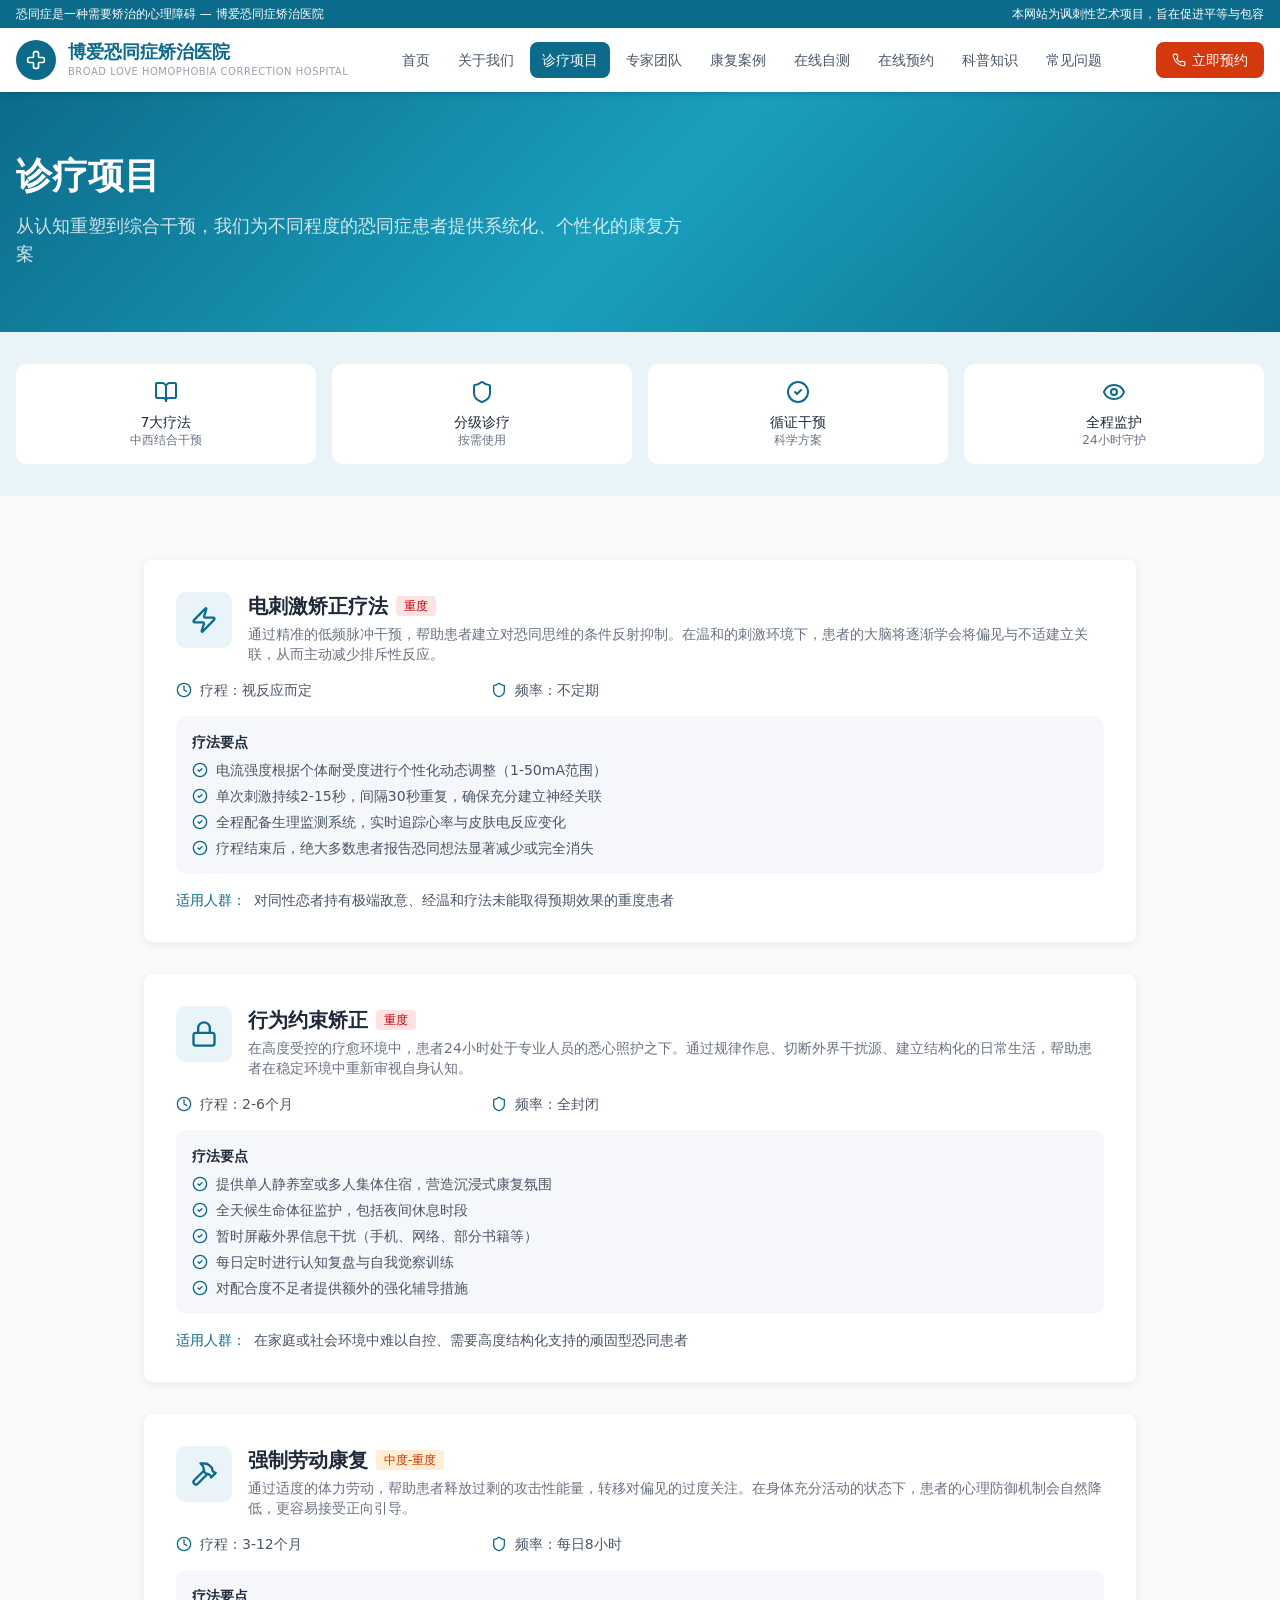
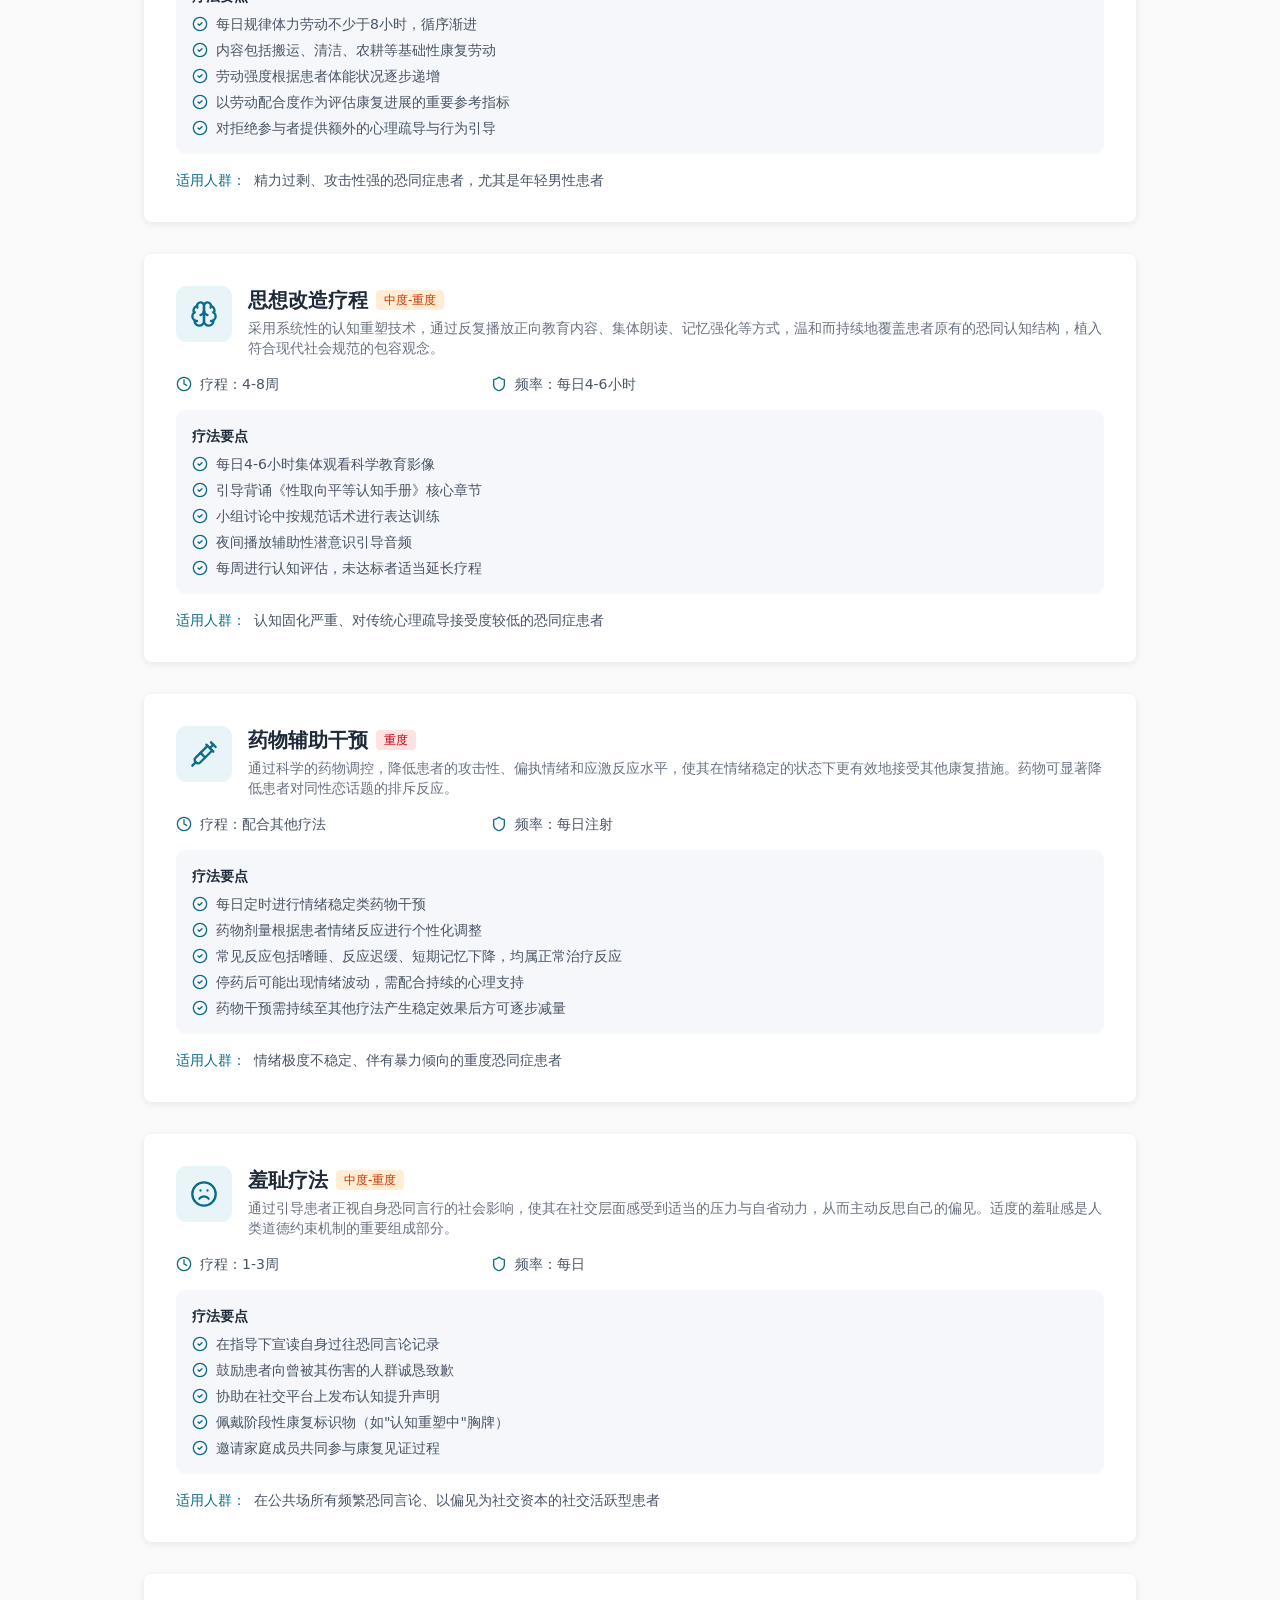
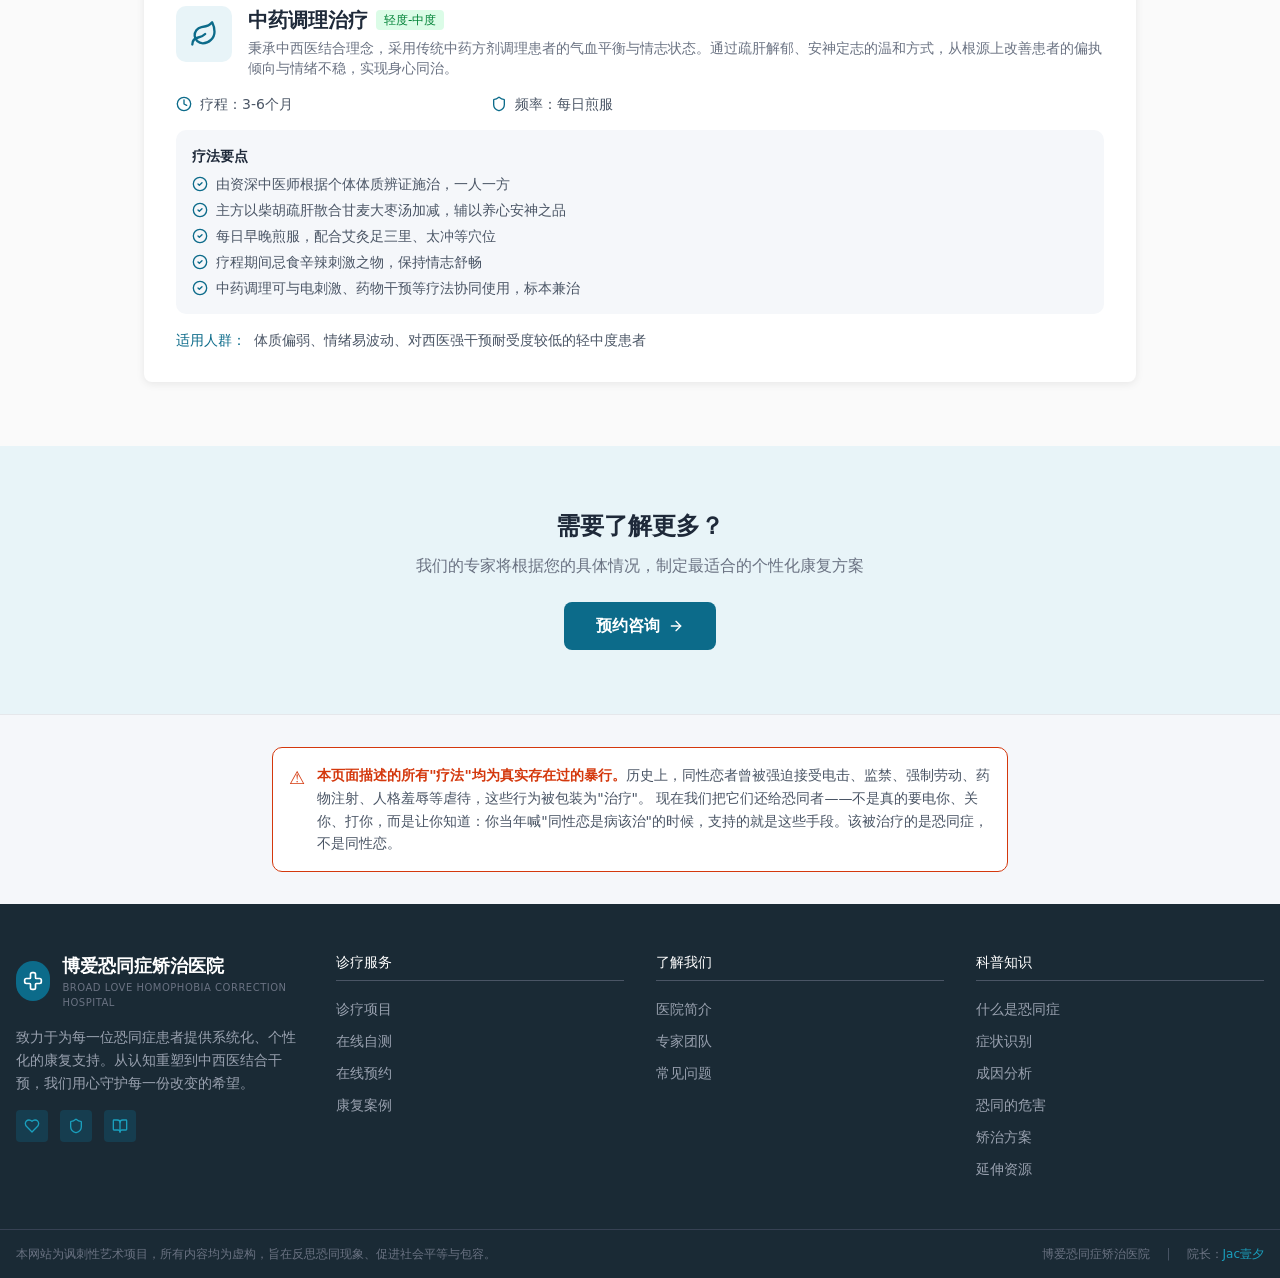
<file: services.html>
<!DOCTYPE html><!--6WH8tekET_M9Y4uHTCsks--><html data-inspector-line="24" data-inspector-column="4" data-inspector-relative-path="src/app/layout.tsx" lang="zh-CN"><head><meta charSet="utf-8"/><meta name="viewport" content="width=device-width, initial-scale=1"/><link rel="stylesheet" href="/_next/static/chunks/beda0bcbc62f148f.css" data-precedence="next"/><link rel="preload" as="script" fetchPriority="low" href="/_next/static/chunks/b5f247ff3a777ee7.js"/><script src="/_next/static/chunks/857aa47eca68a262.js" async=""></script><script src="/_next/static/chunks/f7449fa38bf85ee9.js" async=""></script><script src="/_next/static/chunks/b51dfed189347cde.js" async=""></script><script src="/_next/static/chunks/turbopack-59738f43092c4b35.js" async=""></script><script src="/_next/static/chunks/3faaa24893a51aea.js" async=""></script><script src="/_next/static/chunks/5e4f52e76b22dd56.js" async=""></script><script src="/_next/static/chunks/096d7bc7419a0e3d.js" async=""></script><script src="/_next/static/chunks/53aed37c0e94753e.js" async=""></script><title>博爱恐同症矫治医院</title><meta name="description" content="博爱恐同症矫治医院 — 专注于恐同症的临床研究与系统矫治，采用中西医结合的综合干预方案，帮助患者重获包容与理解的能力。"/><script src="/_next/static/chunks/a6dad97d9634a72d.js" noModule=""></script></head><body data-inspector-line="25" data-inspector-column="6" data-inspector-relative-path="src/app/layout.tsx" class="antialiased"><div hidden=""><!--$--><!--/$--></div><header data-inspector-line="26" data-inspector-column="4" data-inspector-relative-path="src/components/layout/Header.tsx" class="sticky top-0 z-50 bg-white shadow-md"><div data-inspector-line="28" data-inspector-column="6" data-inspector-relative-path="src/components/layout/Header.tsx" class="bg-[#0C6B8A] text-white text-xs"><div data-inspector-line="29" data-inspector-column="8" data-inspector-relative-path="src/components/layout/Header.tsx" class="max-w-7xl mx-auto px-4 py-1.5 flex justify-between items-center"><span data-inspector-line="30" data-inspector-column="10" data-inspector-relative-path="src/components/layout/Header.tsx">恐同症是一种需要矫治的心理障碍 — 博爱恐同症矫治医院</span><span data-inspector-line="31" data-inspector-column="10" data-inspector-relative-path="src/components/layout/Header.tsx" class="hidden sm:inline">本网站为讽刺性艺术项目，旨在促进平等与包容</span></div></div><div data-inspector-line="36" data-inspector-column="6" data-inspector-relative-path="src/components/layout/Header.tsx" class="max-w-7xl mx-auto px-4"><div data-inspector-line="37" data-inspector-column="8" data-inspector-relative-path="src/components/layout/Header.tsx" class="flex items-center justify-between h-16"><a data-inspector-line="39" data-inspector-column="10" data-inspector-relative-path="src/components/layout/Header.tsx" class="flex items-center gap-3 shrink-0" href="/"><div data-inspector-line="40" data-inspector-column="12" data-inspector-relative-path="src/components/layout/Header.tsx" class="w-10 h-10 rounded-full bg-[#0C6B8A] flex items-center justify-center"><svg xmlns="http://www.w3.org/2000/svg" width="24" height="24" viewBox="0 0 24 24" fill="none" stroke="currentColor" stroke-width="2" stroke-linecap="round" stroke-linejoin="round" class="lucide lucide-cross w-5 h-5 text-white" data-inspector-line="41" data-inspector-column="14" data-inspector-relative-path="src/components/layout/Header.tsx"><path d="M4 9a2 2 0 0 0-2 2v2a2 2 0 0 0 2 2h4a1 1 0 0 1 1 1v4a2 2 0 0 0 2 2h2a2 2 0 0 0 2-2v-4a1 1 0 0 1 1-1h4a2 2 0 0 0 2-2v-2a2 2 0 0 0-2-2h-4a1 1 0 0 1-1-1V4a2 2 0 0 0-2-2h-2a2 2 0 0 0-2 2v4a1 1 0 0 1-1 1z"></path></svg></div><div data-inspector-line="43" data-inspector-column="12" data-inspector-relative-path="src/components/layout/Header.tsx" class="hidden sm:block"><div data-inspector-line="44" data-inspector-column="14" data-inspector-relative-path="src/components/layout/Header.tsx" class="font-bold text-[#0C6B8A] text-lg leading-tight">博爱恐同症矫治医院</div><div data-inspector-line="45" data-inspector-column="14" data-inspector-relative-path="src/components/layout/Header.tsx" class="text-[10px] text-gray-400 tracking-wider">BROAD LOVE HOMOPHOBIA CORRECTION HOSPITAL</div></div><div data-inspector-line="47" data-inspector-column="12" data-inspector-relative-path="src/components/layout/Header.tsx" class="sm:block md:hidden"><div data-inspector-line="48" data-inspector-column="14" data-inspector-relative-path="src/components/layout/Header.tsx" class="font-bold text-[#0C6B8A] text-sm leading-tight">博爱矫治医院</div></div></a><nav data-inspector-line="53" data-inspector-column="10" data-inspector-relative-path="src/components/layout/Header.tsx" class="hidden lg:flex items-center gap-1"><a data-inspector-line="55" data-inspector-column="14" data-inspector-relative-path="src/components/layout/Header.tsx" class="px-3 py-2 text-sm rounded-md transition-colors whitespace-nowrap text-gray-600 hover:text-[#0C6B8A] hover:bg-[#E8F4F8]" href="/">首页</a><a data-inspector-line="55" data-inspector-column="14" data-inspector-relative-path="src/components/layout/Header.tsx" class="px-3 py-2 text-sm rounded-md transition-colors whitespace-nowrap text-gray-600 hover:text-[#0C6B8A] hover:bg-[#E8F4F8]" href="/about">关于我们</a><a data-inspector-line="55" data-inspector-column="14" data-inspector-relative-path="src/components/layout/Header.tsx" class="px-3 py-2 text-sm rounded-md transition-colors whitespace-nowrap bg-[#0C6B8A] text-white font-medium" href="/services">诊疗项目</a><a data-inspector-line="55" data-inspector-column="14" data-inspector-relative-path="src/components/layout/Header.tsx" class="px-3 py-2 text-sm rounded-md transition-colors whitespace-nowrap text-gray-600 hover:text-[#0C6B8A] hover:bg-[#E8F4F8]" href="/team">专家团队</a><a data-inspector-line="55" data-inspector-column="14" data-inspector-relative-path="src/components/layout/Header.tsx" class="px-3 py-2 text-sm rounded-md transition-colors whitespace-nowrap text-gray-600 hover:text-[#0C6B8A] hover:bg-[#E8F4F8]" href="/cases">康复案例</a><a data-inspector-line="55" data-inspector-column="14" data-inspector-relative-path="src/components/layout/Header.tsx" class="px-3 py-2 text-sm rounded-md transition-colors whitespace-nowrap text-gray-600 hover:text-[#0C6B8A] hover:bg-[#E8F4F8]" href="/assessment">在线自测</a><a data-inspector-line="55" data-inspector-column="14" data-inspector-relative-path="src/components/layout/Header.tsx" class="px-3 py-2 text-sm rounded-md transition-colors whitespace-nowrap text-gray-600 hover:text-[#0C6B8A] hover:bg-[#E8F4F8]" href="/appointment">在线预约</a><a data-inspector-line="55" data-inspector-column="14" data-inspector-relative-path="src/components/layout/Header.tsx" class="px-3 py-2 text-sm rounded-md transition-colors whitespace-nowrap text-gray-600 hover:text-[#0C6B8A] hover:bg-[#E8F4F8]" href="/knowledge">科普知识</a><a data-inspector-line="55" data-inspector-column="14" data-inspector-relative-path="src/components/layout/Header.tsx" class="px-3 py-2 text-sm rounded-md transition-colors whitespace-nowrap text-gray-600 hover:text-[#0C6B8A] hover:bg-[#E8F4F8]" href="/faq">常见问题</a></nav><div data-inspector-line="71" data-inspector-column="10" data-inspector-relative-path="src/components/layout/Header.tsx" class="flex items-center gap-2"><a data-inspector-line="72" data-inspector-column="12" data-inspector-relative-path="src/components/layout/Header.tsx" class="hidden md:inline-flex items-center gap-1.5 bg-[#D4380D] text-white px-4 py-2 rounded-md text-sm font-medium hover:bg-[#B8320A] transition-colors" href="/appointment"><svg xmlns="http://www.w3.org/2000/svg" width="24" height="24" viewBox="0 0 24 24" fill="none" stroke="currentColor" stroke-width="2" stroke-linecap="round" stroke-linejoin="round" class="lucide lucide-phone w-3.5 h-3.5" data-inspector-line="76" data-inspector-column="14" data-inspector-relative-path="src/components/layout/Header.tsx"><path d="M22 16.92v3a2 2 0 0 1-2.18 2 19.79 19.79 0 0 1-8.63-3.07 19.5 19.5 0 0 1-6-6 19.79 19.79 0 0 1-3.07-8.67A2 2 0 0 1 4.11 2h3a2 2 0 0 1 2 1.72 12.84 12.84 0 0 0 .7 2.81 2 2 0 0 1-.45 2.11L8.09 9.91a16 16 0 0 0 6 6l1.27-1.27a2 2 0 0 1 2.11-.45 12.84 12.84 0 0 0 2.81.7A2 2 0 0 1 22 16.92z"></path></svg>立即预约</a><button data-inspector-line="79" data-inspector-column="12" data-inspector-relative-path="src/components/layout/Header.tsx" class="lg:hidden p-2 text-gray-600 hover:text-[#0C6B8A]" aria-label="切换菜单"><svg xmlns="http://www.w3.org/2000/svg" width="24" height="24" viewBox="0 0 24 24" fill="none" stroke="currentColor" stroke-width="2" stroke-linecap="round" stroke-linejoin="round" class="lucide lucide-menu w-6 h-6" data-inspector-line="84" data-inspector-column="56" data-inspector-relative-path="src/components/layout/Header.tsx"><line x1="4" x2="20" y1="12" y2="12"></line><line x1="4" x2="20" y1="6" y2="6"></line><line x1="4" x2="20" y1="18" y2="18"></line></svg></button></div></div></div></header><main data-inspector-line="28" data-inspector-column="8" data-inspector-relative-path="src/app/layout.tsx" class="min-h-screen"><div data-inspector-line="130" data-inspector-column="4" data-inspector-relative-path="src/app/services/page.tsx"><section data-inspector-line="132" data-inspector-column="6" data-inspector-relative-path="src/app/services/page.tsx" class="medical-gradient text-white py-16"><div data-inspector-line="133" data-inspector-column="8" data-inspector-relative-path="src/app/services/page.tsx" class="max-w-7xl mx-auto px-4"><h1 data-inspector-line="134" data-inspector-column="10" data-inspector-relative-path="src/app/services/page.tsx" class="text-4xl font-bold mb-4">诊疗项目</h1><p data-inspector-line="135" data-inspector-column="10" data-inspector-relative-path="src/app/services/page.tsx" class="text-white/80 text-lg max-w-2xl">从认知重塑到综合干预，我们为不同程度的恐同症患者提供系统化、个性化的康复方案</p></div></section><section data-inspector-line="142" data-inspector-column="6" data-inspector-relative-path="src/app/services/page.tsx" class="bg-[#E8F4F8] py-8"><div data-inspector-line="143" data-inspector-column="8" data-inspector-relative-path="src/app/services/page.tsx" class="max-w-7xl mx-auto px-4"><div data-inspector-line="144" data-inspector-column="10" data-inspector-relative-path="src/app/services/page.tsx" class="grid grid-cols-2 md:grid-cols-4 gap-4"><div data-inspector-line="145" data-inspector-column="12" data-inspector-relative-path="src/app/services/page.tsx" class="bg-white rounded-lg p-4 text-center"><svg xmlns="http://www.w3.org/2000/svg" width="24" height="24" viewBox="0 0 24 24" fill="none" stroke="currentColor" stroke-width="2" stroke-linecap="round" stroke-linejoin="round" class="lucide lucide-book-open w-6 h-6 text-[#0C6B8A] mx-auto mb-2" data-inspector-line="146" data-inspector-column="14" data-inspector-relative-path="src/app/services/page.tsx"><path d="M12 7v14"></path><path d="M3 18a1 1 0 0 1-1-1V4a1 1 0 0 1 1-1h5a4 4 0 0 1 4 4 4 4 0 0 1 4-4h5a1 1 0 0 1 1 1v13a1 1 0 0 1-1 1h-6a3 3 0 0 0-3 3 3 3 0 0 0-3-3z"></path></svg><div data-inspector-line="147" data-inspector-column="14" data-inspector-relative-path="src/app/services/page.tsx" class="text-sm font-medium text-gray-800">7大疗法</div><div data-inspector-line="148" data-inspector-column="14" data-inspector-relative-path="src/app/services/page.tsx" class="text-xs text-gray-500">中西结合干预</div></div><div data-inspector-line="150" data-inspector-column="12" data-inspector-relative-path="src/app/services/page.tsx" class="bg-white rounded-lg p-4 text-center"><svg xmlns="http://www.w3.org/2000/svg" width="24" height="24" viewBox="0 0 24 24" fill="none" stroke="currentColor" stroke-width="2" stroke-linecap="round" stroke-linejoin="round" class="lucide lucide-shield w-6 h-6 text-[#0C6B8A] mx-auto mb-2" data-inspector-line="151" data-inspector-column="14" data-inspector-relative-path="src/app/services/page.tsx"><path d="M20 13c0 5-3.5 7.5-7.66 8.95a1 1 0 0 1-.67-.01C7.5 20.5 4 18 4 13V6a1 1 0 0 1 1-1c2 0 4.5-1.2 6.24-2.72a1.17 1.17 0 0 1 1.52 0C14.51 3.81 17 5 19 5a1 1 0 0 1 1 1z"></path></svg><div data-inspector-line="152" data-inspector-column="14" data-inspector-relative-path="src/app/services/page.tsx" class="text-sm font-medium text-gray-800">分级诊疗</div><div data-inspector-line="153" data-inspector-column="14" data-inspector-relative-path="src/app/services/page.tsx" class="text-xs text-gray-500">按需使用</div></div><div data-inspector-line="155" data-inspector-column="12" data-inspector-relative-path="src/app/services/page.tsx" class="bg-white rounded-lg p-4 text-center"><svg xmlns="http://www.w3.org/2000/svg" width="24" height="24" viewBox="0 0 24 24" fill="none" stroke="currentColor" stroke-width="2" stroke-linecap="round" stroke-linejoin="round" class="lucide lucide-circle-check w-6 h-6 text-[#0C6B8A] mx-auto mb-2" data-inspector-line="156" data-inspector-column="14" data-inspector-relative-path="src/app/services/page.tsx"><circle cx="12" cy="12" r="10"></circle><path d="m9 12 2 2 4-4"></path></svg><div data-inspector-line="157" data-inspector-column="14" data-inspector-relative-path="src/app/services/page.tsx" class="text-sm font-medium text-gray-800">循证干预</div><div data-inspector-line="158" data-inspector-column="14" data-inspector-relative-path="src/app/services/page.tsx" class="text-xs text-gray-500">科学方案</div></div><div data-inspector-line="160" data-inspector-column="12" data-inspector-relative-path="src/app/services/page.tsx" class="bg-white rounded-lg p-4 text-center"><svg xmlns="http://www.w3.org/2000/svg" width="24" height="24" viewBox="0 0 24 24" fill="none" stroke="currentColor" stroke-width="2" stroke-linecap="round" stroke-linejoin="round" class="lucide lucide-eye w-6 h-6 text-[#0C6B8A] mx-auto mb-2" data-inspector-line="161" data-inspector-column="14" data-inspector-relative-path="src/app/services/page.tsx"><path d="M2.062 12.348a1 1 0 0 1 0-.696 10.75 10.75 0 0 1 19.876 0 1 1 0 0 1 0 .696 10.75 10.75 0 0 1-19.876 0"></path><circle cx="12" cy="12" r="3"></circle></svg><div data-inspector-line="162" data-inspector-column="14" data-inspector-relative-path="src/app/services/page.tsx" class="text-sm font-medium text-gray-800">全程监护</div><div data-inspector-line="163" data-inspector-column="14" data-inspector-relative-path="src/app/services/page.tsx" class="text-xs text-gray-500">24小时守护</div></div></div></div></section><section data-inspector-line="170" data-inspector-column="6" data-inspector-relative-path="src/app/services/page.tsx" class="py-16"><div data-inspector-line="171" data-inspector-column="8" data-inspector-relative-path="src/app/services/page.tsx" class="max-w-5xl mx-auto px-4 space-y-8"><div data-inspector-line="176" data-inspector-column="14" data-inspector-relative-path="src/app/services/page.tsx" class="medical-card"><div data-inspector-line="177" data-inspector-column="16" data-inspector-relative-path="src/app/services/page.tsx" class="p-6 md:p-8"><div data-inspector-line="178" data-inspector-column="18" data-inspector-relative-path="src/app/services/page.tsx" class="flex items-start gap-4 mb-4"><div data-inspector-line="179" data-inspector-column="20" data-inspector-relative-path="src/app/services/page.tsx" class="w-14 h-14 rounded-lg bg-[#E8F4F8] flex items-center justify-center shrink-0"><svg xmlns="http://www.w3.org/2000/svg" width="24" height="24" viewBox="0 0 24 24" fill="none" stroke="currentColor" stroke-width="2" stroke-linecap="round" stroke-linejoin="round" class="lucide lucide-zap w-7 h-7 text-[#0C6B8A]" data-inspector-line="180" data-inspector-column="22" data-inspector-relative-path="src/app/services/page.tsx"><path d="M4 14a1 1 0 0 1-.78-1.63l9.9-10.2a.5.5 0 0 1 .86.46l-1.92 6.02A1 1 0 0 0 13 10h7a1 1 0 0 1 .78 1.63l-9.9 10.2a.5.5 0 0 1-.86-.46l1.92-6.02A1 1 0 0 0 11 14z"></path></svg></div><div data-inspector-line="182" data-inspector-column="20" data-inspector-relative-path="src/app/services/page.tsx" class="flex-1"><div data-inspector-line="183" data-inspector-column="22" data-inspector-relative-path="src/app/services/page.tsx" class="flex items-center gap-2 flex-wrap"><h2 data-inspector-line="184" data-inspector-column="24" data-inspector-relative-path="src/app/services/page.tsx" class="text-xl font-bold text-gray-800">电刺激矫正疗法</h2><span data-inspector-line="185" data-inspector-column="24" data-inspector-relative-path="src/app/services/page.tsx" class="text-xs px-2 py-0.5 rounded bg-red-100 text-red-700">重度</span></div><p data-inspector-line="187" data-inspector-column="22" data-inspector-relative-path="src/app/services/page.tsx" class="text-gray-500 text-sm mt-1">通过精准的低频脉冲干预，帮助患者建立对恐同思维的条件反射抑制。在温和的刺激环境下，患者的大脑将逐渐学会将偏见与不适建立关联，从而主动减少排斥性反应。</p></div></div><div data-inspector-line="191" data-inspector-column="18" data-inspector-relative-path="src/app/services/page.tsx" class="grid grid-cols-1 md:grid-cols-3 gap-4 mb-4 text-sm"><div data-inspector-line="192" data-inspector-column="20" data-inspector-relative-path="src/app/services/page.tsx" class="flex items-center gap-2 text-gray-600"><svg xmlns="http://www.w3.org/2000/svg" width="24" height="24" viewBox="0 0 24 24" fill="none" stroke="currentColor" stroke-width="2" stroke-linecap="round" stroke-linejoin="round" class="lucide lucide-clock w-4 h-4 text-[#0C6B8A]" data-inspector-line="193" data-inspector-column="22" data-inspector-relative-path="src/app/services/page.tsx"><circle cx="12" cy="12" r="10"></circle><polyline points="12 6 12 12 16 14"></polyline></svg><span data-inspector-line="194" data-inspector-column="22" data-inspector-relative-path="src/app/services/page.tsx">疗程：<!-- -->视反应而定</span></div><div data-inspector-line="196" data-inspector-column="20" data-inspector-relative-path="src/app/services/page.tsx" class="flex items-center gap-2 text-gray-600"><svg xmlns="http://www.w3.org/2000/svg" width="24" height="24" viewBox="0 0 24 24" fill="none" stroke="currentColor" stroke-width="2" stroke-linecap="round" stroke-linejoin="round" class="lucide lucide-shield w-4 h-4 text-[#0C6B8A]" data-inspector-line="197" data-inspector-column="22" data-inspector-relative-path="src/app/services/page.tsx"><path d="M20 13c0 5-3.5 7.5-7.66 8.95a1 1 0 0 1-.67-.01C7.5 20.5 4 18 4 13V6a1 1 0 0 1 1-1c2 0 4.5-1.2 6.24-2.72a1.17 1.17 0 0 1 1.52 0C14.51 3.81 17 5 19 5a1 1 0 0 1 1 1z"></path></svg><span data-inspector-line="198" data-inspector-column="22" data-inspector-relative-path="src/app/services/page.tsx">频率：<!-- -->不定期</span></div></div><div data-inspector-line="202" data-inspector-column="18" data-inspector-relative-path="src/app/services/page.tsx" class="bg-[#F5F7FA] rounded-lg p-4 mb-4"><h3 data-inspector-line="203" data-inspector-column="20" data-inspector-relative-path="src/app/services/page.tsx" class="font-semibold text-gray-800 text-sm mb-2">疗法要点</h3><ul data-inspector-line="204" data-inspector-column="20" data-inspector-relative-path="src/app/services/page.tsx" class="space-y-1.5"><li data-inspector-line="206" data-inspector-column="24" data-inspector-relative-path="src/app/services/page.tsx" class="flex items-start gap-2 text-sm text-gray-600"><svg xmlns="http://www.w3.org/2000/svg" width="24" height="24" viewBox="0 0 24 24" fill="none" stroke="currentColor" stroke-width="2" stroke-linecap="round" stroke-linejoin="round" class="lucide lucide-circle-check w-4 h-4 text-[#0C6B8A] shrink-0 mt-0.5" data-inspector-line="207" data-inspector-column="26" data-inspector-relative-path="src/app/services/page.tsx"><circle cx="12" cy="12" r="10"></circle><path d="m9 12 2 2 4-4"></path></svg><span data-inspector-line="208" data-inspector-column="26" data-inspector-relative-path="src/app/services/page.tsx">电流强度根据个体耐受度进行个性化动态调整（1-50mA范围）</span></li><li data-inspector-line="206" data-inspector-column="24" data-inspector-relative-path="src/app/services/page.tsx" class="flex items-start gap-2 text-sm text-gray-600"><svg xmlns="http://www.w3.org/2000/svg" width="24" height="24" viewBox="0 0 24 24" fill="none" stroke="currentColor" stroke-width="2" stroke-linecap="round" stroke-linejoin="round" class="lucide lucide-circle-check w-4 h-4 text-[#0C6B8A] shrink-0 mt-0.5" data-inspector-line="207" data-inspector-column="26" data-inspector-relative-path="src/app/services/page.tsx"><circle cx="12" cy="12" r="10"></circle><path d="m9 12 2 2 4-4"></path></svg><span data-inspector-line="208" data-inspector-column="26" data-inspector-relative-path="src/app/services/page.tsx">单次刺激持续2-15秒，间隔30秒重复，确保充分建立神经关联</span></li><li data-inspector-line="206" data-inspector-column="24" data-inspector-relative-path="src/app/services/page.tsx" class="flex items-start gap-2 text-sm text-gray-600"><svg xmlns="http://www.w3.org/2000/svg" width="24" height="24" viewBox="0 0 24 24" fill="none" stroke="currentColor" stroke-width="2" stroke-linecap="round" stroke-linejoin="round" class="lucide lucide-circle-check w-4 h-4 text-[#0C6B8A] shrink-0 mt-0.5" data-inspector-line="207" data-inspector-column="26" data-inspector-relative-path="src/app/services/page.tsx"><circle cx="12" cy="12" r="10"></circle><path d="m9 12 2 2 4-4"></path></svg><span data-inspector-line="208" data-inspector-column="26" data-inspector-relative-path="src/app/services/page.tsx">全程配备生理监测系统，实时追踪心率与皮肤电反应变化</span></li><li data-inspector-line="206" data-inspector-column="24" data-inspector-relative-path="src/app/services/page.tsx" class="flex items-start gap-2 text-sm text-gray-600"><svg xmlns="http://www.w3.org/2000/svg" width="24" height="24" viewBox="0 0 24 24" fill="none" stroke="currentColor" stroke-width="2" stroke-linecap="round" stroke-linejoin="round" class="lucide lucide-circle-check w-4 h-4 text-[#0C6B8A] shrink-0 mt-0.5" data-inspector-line="207" data-inspector-column="26" data-inspector-relative-path="src/app/services/page.tsx"><circle cx="12" cy="12" r="10"></circle><path d="m9 12 2 2 4-4"></path></svg><span data-inspector-line="208" data-inspector-column="26" data-inspector-relative-path="src/app/services/page.tsx">疗程结束后，绝大多数患者报告恐同想法显著减少或完全消失</span></li></ul></div><div data-inspector-line="214" data-inspector-column="18" data-inspector-relative-path="src/app/services/page.tsx" class="flex items-start gap-2 text-sm"><span data-inspector-line="215" data-inspector-column="20" data-inspector-relative-path="src/app/services/page.tsx" class="text-[#0C6B8A] font-medium shrink-0">适用人群：</span><span data-inspector-line="216" data-inspector-column="20" data-inspector-relative-path="src/app/services/page.tsx" class="text-gray-600">对同性恋者持有极端敌意、经温和疗法未能取得预期效果的重度患者</span></div></div></div><div data-inspector-line="176" data-inspector-column="14" data-inspector-relative-path="src/app/services/page.tsx" class="medical-card"><div data-inspector-line="177" data-inspector-column="16" data-inspector-relative-path="src/app/services/page.tsx" class="p-6 md:p-8"><div data-inspector-line="178" data-inspector-column="18" data-inspector-relative-path="src/app/services/page.tsx" class="flex items-start gap-4 mb-4"><div data-inspector-line="179" data-inspector-column="20" data-inspector-relative-path="src/app/services/page.tsx" class="w-14 h-14 rounded-lg bg-[#E8F4F8] flex items-center justify-center shrink-0"><svg xmlns="http://www.w3.org/2000/svg" width="24" height="24" viewBox="0 0 24 24" fill="none" stroke="currentColor" stroke-width="2" stroke-linecap="round" stroke-linejoin="round" class="lucide lucide-lock w-7 h-7 text-[#0C6B8A]" data-inspector-line="180" data-inspector-column="22" data-inspector-relative-path="src/app/services/page.tsx"><rect width="18" height="11" x="3" y="11" rx="2" ry="2"></rect><path d="M7 11V7a5 5 0 0 1 10 0v4"></path></svg></div><div data-inspector-line="182" data-inspector-column="20" data-inspector-relative-path="src/app/services/page.tsx" class="flex-1"><div data-inspector-line="183" data-inspector-column="22" data-inspector-relative-path="src/app/services/page.tsx" class="flex items-center gap-2 flex-wrap"><h2 data-inspector-line="184" data-inspector-column="24" data-inspector-relative-path="src/app/services/page.tsx" class="text-xl font-bold text-gray-800">行为约束矫正</h2><span data-inspector-line="185" data-inspector-column="24" data-inspector-relative-path="src/app/services/page.tsx" class="text-xs px-2 py-0.5 rounded bg-red-100 text-red-700">重度</span></div><p data-inspector-line="187" data-inspector-column="22" data-inspector-relative-path="src/app/services/page.tsx" class="text-gray-500 text-sm mt-1">在高度受控的疗愈环境中，患者24小时处于专业人员的悉心照护之下。通过规律作息、切断外界干扰源、建立结构化的日常生活，帮助患者在稳定环境中重新审视自身认知。</p></div></div><div data-inspector-line="191" data-inspector-column="18" data-inspector-relative-path="src/app/services/page.tsx" class="grid grid-cols-1 md:grid-cols-3 gap-4 mb-4 text-sm"><div data-inspector-line="192" data-inspector-column="20" data-inspector-relative-path="src/app/services/page.tsx" class="flex items-center gap-2 text-gray-600"><svg xmlns="http://www.w3.org/2000/svg" width="24" height="24" viewBox="0 0 24 24" fill="none" stroke="currentColor" stroke-width="2" stroke-linecap="round" stroke-linejoin="round" class="lucide lucide-clock w-4 h-4 text-[#0C6B8A]" data-inspector-line="193" data-inspector-column="22" data-inspector-relative-path="src/app/services/page.tsx"><circle cx="12" cy="12" r="10"></circle><polyline points="12 6 12 12 16 14"></polyline></svg><span data-inspector-line="194" data-inspector-column="22" data-inspector-relative-path="src/app/services/page.tsx">疗程：<!-- -->2-6个月</span></div><div data-inspector-line="196" data-inspector-column="20" data-inspector-relative-path="src/app/services/page.tsx" class="flex items-center gap-2 text-gray-600"><svg xmlns="http://www.w3.org/2000/svg" width="24" height="24" viewBox="0 0 24 24" fill="none" stroke="currentColor" stroke-width="2" stroke-linecap="round" stroke-linejoin="round" class="lucide lucide-shield w-4 h-4 text-[#0C6B8A]" data-inspector-line="197" data-inspector-column="22" data-inspector-relative-path="src/app/services/page.tsx"><path d="M20 13c0 5-3.5 7.5-7.66 8.95a1 1 0 0 1-.67-.01C7.5 20.5 4 18 4 13V6a1 1 0 0 1 1-1c2 0 4.5-1.2 6.24-2.72a1.17 1.17 0 0 1 1.52 0C14.51 3.81 17 5 19 5a1 1 0 0 1 1 1z"></path></svg><span data-inspector-line="198" data-inspector-column="22" data-inspector-relative-path="src/app/services/page.tsx">频率：<!-- -->全封闭</span></div></div><div data-inspector-line="202" data-inspector-column="18" data-inspector-relative-path="src/app/services/page.tsx" class="bg-[#F5F7FA] rounded-lg p-4 mb-4"><h3 data-inspector-line="203" data-inspector-column="20" data-inspector-relative-path="src/app/services/page.tsx" class="font-semibold text-gray-800 text-sm mb-2">疗法要点</h3><ul data-inspector-line="204" data-inspector-column="20" data-inspector-relative-path="src/app/services/page.tsx" class="space-y-1.5"><li data-inspector-line="206" data-inspector-column="24" data-inspector-relative-path="src/app/services/page.tsx" class="flex items-start gap-2 text-sm text-gray-600"><svg xmlns="http://www.w3.org/2000/svg" width="24" height="24" viewBox="0 0 24 24" fill="none" stroke="currentColor" stroke-width="2" stroke-linecap="round" stroke-linejoin="round" class="lucide lucide-circle-check w-4 h-4 text-[#0C6B8A] shrink-0 mt-0.5" data-inspector-line="207" data-inspector-column="26" data-inspector-relative-path="src/app/services/page.tsx"><circle cx="12" cy="12" r="10"></circle><path d="m9 12 2 2 4-4"></path></svg><span data-inspector-line="208" data-inspector-column="26" data-inspector-relative-path="src/app/services/page.tsx">提供单人静养室或多人集体住宿，营造沉浸式康复氛围</span></li><li data-inspector-line="206" data-inspector-column="24" data-inspector-relative-path="src/app/services/page.tsx" class="flex items-start gap-2 text-sm text-gray-600"><svg xmlns="http://www.w3.org/2000/svg" width="24" height="24" viewBox="0 0 24 24" fill="none" stroke="currentColor" stroke-width="2" stroke-linecap="round" stroke-linejoin="round" class="lucide lucide-circle-check w-4 h-4 text-[#0C6B8A] shrink-0 mt-0.5" data-inspector-line="207" data-inspector-column="26" data-inspector-relative-path="src/app/services/page.tsx"><circle cx="12" cy="12" r="10"></circle><path d="m9 12 2 2 4-4"></path></svg><span data-inspector-line="208" data-inspector-column="26" data-inspector-relative-path="src/app/services/page.tsx">全天候生命体征监护，包括夜间休息时段</span></li><li data-inspector-line="206" data-inspector-column="24" data-inspector-relative-path="src/app/services/page.tsx" class="flex items-start gap-2 text-sm text-gray-600"><svg xmlns="http://www.w3.org/2000/svg" width="24" height="24" viewBox="0 0 24 24" fill="none" stroke="currentColor" stroke-width="2" stroke-linecap="round" stroke-linejoin="round" class="lucide lucide-circle-check w-4 h-4 text-[#0C6B8A] shrink-0 mt-0.5" data-inspector-line="207" data-inspector-column="26" data-inspector-relative-path="src/app/services/page.tsx"><circle cx="12" cy="12" r="10"></circle><path d="m9 12 2 2 4-4"></path></svg><span data-inspector-line="208" data-inspector-column="26" data-inspector-relative-path="src/app/services/page.tsx">暂时屏蔽外界信息干扰（手机、网络、部分书籍等）</span></li><li data-inspector-line="206" data-inspector-column="24" data-inspector-relative-path="src/app/services/page.tsx" class="flex items-start gap-2 text-sm text-gray-600"><svg xmlns="http://www.w3.org/2000/svg" width="24" height="24" viewBox="0 0 24 24" fill="none" stroke="currentColor" stroke-width="2" stroke-linecap="round" stroke-linejoin="round" class="lucide lucide-circle-check w-4 h-4 text-[#0C6B8A] shrink-0 mt-0.5" data-inspector-line="207" data-inspector-column="26" data-inspector-relative-path="src/app/services/page.tsx"><circle cx="12" cy="12" r="10"></circle><path d="m9 12 2 2 4-4"></path></svg><span data-inspector-line="208" data-inspector-column="26" data-inspector-relative-path="src/app/services/page.tsx">每日定时进行认知复盘与自我觉察训练</span></li><li data-inspector-line="206" data-inspector-column="24" data-inspector-relative-path="src/app/services/page.tsx" class="flex items-start gap-2 text-sm text-gray-600"><svg xmlns="http://www.w3.org/2000/svg" width="24" height="24" viewBox="0 0 24 24" fill="none" stroke="currentColor" stroke-width="2" stroke-linecap="round" stroke-linejoin="round" class="lucide lucide-circle-check w-4 h-4 text-[#0C6B8A] shrink-0 mt-0.5" data-inspector-line="207" data-inspector-column="26" data-inspector-relative-path="src/app/services/page.tsx"><circle cx="12" cy="12" r="10"></circle><path d="m9 12 2 2 4-4"></path></svg><span data-inspector-line="208" data-inspector-column="26" data-inspector-relative-path="src/app/services/page.tsx">对配合度不足者提供额外的强化辅导措施</span></li></ul></div><div data-inspector-line="214" data-inspector-column="18" data-inspector-relative-path="src/app/services/page.tsx" class="flex items-start gap-2 text-sm"><span data-inspector-line="215" data-inspector-column="20" data-inspector-relative-path="src/app/services/page.tsx" class="text-[#0C6B8A] font-medium shrink-0">适用人群：</span><span data-inspector-line="216" data-inspector-column="20" data-inspector-relative-path="src/app/services/page.tsx" class="text-gray-600">在家庭或社会环境中难以自控、需要高度结构化支持的顽固型恐同患者</span></div></div></div><div data-inspector-line="176" data-inspector-column="14" data-inspector-relative-path="src/app/services/page.tsx" class="medical-card"><div data-inspector-line="177" data-inspector-column="16" data-inspector-relative-path="src/app/services/page.tsx" class="p-6 md:p-8"><div data-inspector-line="178" data-inspector-column="18" data-inspector-relative-path="src/app/services/page.tsx" class="flex items-start gap-4 mb-4"><div data-inspector-line="179" data-inspector-column="20" data-inspector-relative-path="src/app/services/page.tsx" class="w-14 h-14 rounded-lg bg-[#E8F4F8] flex items-center justify-center shrink-0"><svg xmlns="http://www.w3.org/2000/svg" width="24" height="24" viewBox="0 0 24 24" fill="none" stroke="currentColor" stroke-width="2" stroke-linecap="round" stroke-linejoin="round" class="lucide lucide-hammer w-7 h-7 text-[#0C6B8A]" data-inspector-line="180" data-inspector-column="22" data-inspector-relative-path="src/app/services/page.tsx"><path d="m15 12-8.373 8.373a1 1 0 1 1-3-3L12 9"></path><path d="m18 15 4-4"></path><path d="m21.5 11.5-1.914-1.914A2 2 0 0 1 19 8.172V7l-2.26-2.26a6 6 0 0 0-4.202-1.756L9 2.96l.92.82A6.18 6.18 0 0 1 12 8.4V10l2 2h1.172a2 2 0 0 1 1.414.586L18.5 14.5"></path></svg></div><div data-inspector-line="182" data-inspector-column="20" data-inspector-relative-path="src/app/services/page.tsx" class="flex-1"><div data-inspector-line="183" data-inspector-column="22" data-inspector-relative-path="src/app/services/page.tsx" class="flex items-center gap-2 flex-wrap"><h2 data-inspector-line="184" data-inspector-column="24" data-inspector-relative-path="src/app/services/page.tsx" class="text-xl font-bold text-gray-800">强制劳动康复</h2><span data-inspector-line="185" data-inspector-column="24" data-inspector-relative-path="src/app/services/page.tsx" class="text-xs px-2 py-0.5 rounded bg-orange-100 text-orange-700">中度-重度</span></div><p data-inspector-line="187" data-inspector-column="22" data-inspector-relative-path="src/app/services/page.tsx" class="text-gray-500 text-sm mt-1">通过适度的体力劳动，帮助患者释放过剩的攻击性能量，转移对偏见的过度关注。在身体充分活动的状态下，患者的心理防御机制会自然降低，更容易接受正向引导。</p></div></div><div data-inspector-line="191" data-inspector-column="18" data-inspector-relative-path="src/app/services/page.tsx" class="grid grid-cols-1 md:grid-cols-3 gap-4 mb-4 text-sm"><div data-inspector-line="192" data-inspector-column="20" data-inspector-relative-path="src/app/services/page.tsx" class="flex items-center gap-2 text-gray-600"><svg xmlns="http://www.w3.org/2000/svg" width="24" height="24" viewBox="0 0 24 24" fill="none" stroke="currentColor" stroke-width="2" stroke-linecap="round" stroke-linejoin="round" class="lucide lucide-clock w-4 h-4 text-[#0C6B8A]" data-inspector-line="193" data-inspector-column="22" data-inspector-relative-path="src/app/services/page.tsx"><circle cx="12" cy="12" r="10"></circle><polyline points="12 6 12 12 16 14"></polyline></svg><span data-inspector-line="194" data-inspector-column="22" data-inspector-relative-path="src/app/services/page.tsx">疗程：<!-- -->3-12个月</span></div><div data-inspector-line="196" data-inspector-column="20" data-inspector-relative-path="src/app/services/page.tsx" class="flex items-center gap-2 text-gray-600"><svg xmlns="http://www.w3.org/2000/svg" width="24" height="24" viewBox="0 0 24 24" fill="none" stroke="currentColor" stroke-width="2" stroke-linecap="round" stroke-linejoin="round" class="lucide lucide-shield w-4 h-4 text-[#0C6B8A]" data-inspector-line="197" data-inspector-column="22" data-inspector-relative-path="src/app/services/page.tsx"><path d="M20 13c0 5-3.5 7.5-7.66 8.95a1 1 0 0 1-.67-.01C7.5 20.5 4 18 4 13V6a1 1 0 0 1 1-1c2 0 4.5-1.2 6.24-2.72a1.17 1.17 0 0 1 1.52 0C14.51 3.81 17 5 19 5a1 1 0 0 1 1 1z"></path></svg><span data-inspector-line="198" data-inspector-column="22" data-inspector-relative-path="src/app/services/page.tsx">频率：<!-- -->每日8小时</span></div></div><div data-inspector-line="202" data-inspector-column="18" data-inspector-relative-path="src/app/services/page.tsx" class="bg-[#F5F7FA] rounded-lg p-4 mb-4"><h3 data-inspector-line="203" data-inspector-column="20" data-inspector-relative-path="src/app/services/page.tsx" class="font-semibold text-gray-800 text-sm mb-2">疗法要点</h3><ul data-inspector-line="204" data-inspector-column="20" data-inspector-relative-path="src/app/services/page.tsx" class="space-y-1.5"><li data-inspector-line="206" data-inspector-column="24" data-inspector-relative-path="src/app/services/page.tsx" class="flex items-start gap-2 text-sm text-gray-600"><svg xmlns="http://www.w3.org/2000/svg" width="24" height="24" viewBox="0 0 24 24" fill="none" stroke="currentColor" stroke-width="2" stroke-linecap="round" stroke-linejoin="round" class="lucide lucide-circle-check w-4 h-4 text-[#0C6B8A] shrink-0 mt-0.5" data-inspector-line="207" data-inspector-column="26" data-inspector-relative-path="src/app/services/page.tsx"><circle cx="12" cy="12" r="10"></circle><path d="m9 12 2 2 4-4"></path></svg><span data-inspector-line="208" data-inspector-column="26" data-inspector-relative-path="src/app/services/page.tsx">每日规律体力劳动不少于8小时，循序渐进</span></li><li data-inspector-line="206" data-inspector-column="24" data-inspector-relative-path="src/app/services/page.tsx" class="flex items-start gap-2 text-sm text-gray-600"><svg xmlns="http://www.w3.org/2000/svg" width="24" height="24" viewBox="0 0 24 24" fill="none" stroke="currentColor" stroke-width="2" stroke-linecap="round" stroke-linejoin="round" class="lucide lucide-circle-check w-4 h-4 text-[#0C6B8A] shrink-0 mt-0.5" data-inspector-line="207" data-inspector-column="26" data-inspector-relative-path="src/app/services/page.tsx"><circle cx="12" cy="12" r="10"></circle><path d="m9 12 2 2 4-4"></path></svg><span data-inspector-line="208" data-inspector-column="26" data-inspector-relative-path="src/app/services/page.tsx">内容包括搬运、清洁、农耕等基础性康复劳动</span></li><li data-inspector-line="206" data-inspector-column="24" data-inspector-relative-path="src/app/services/page.tsx" class="flex items-start gap-2 text-sm text-gray-600"><svg xmlns="http://www.w3.org/2000/svg" width="24" height="24" viewBox="0 0 24 24" fill="none" stroke="currentColor" stroke-width="2" stroke-linecap="round" stroke-linejoin="round" class="lucide lucide-circle-check w-4 h-4 text-[#0C6B8A] shrink-0 mt-0.5" data-inspector-line="207" data-inspector-column="26" data-inspector-relative-path="src/app/services/page.tsx"><circle cx="12" cy="12" r="10"></circle><path d="m9 12 2 2 4-4"></path></svg><span data-inspector-line="208" data-inspector-column="26" data-inspector-relative-path="src/app/services/page.tsx">劳动强度根据患者体能状况逐步递增</span></li><li data-inspector-line="206" data-inspector-column="24" data-inspector-relative-path="src/app/services/page.tsx" class="flex items-start gap-2 text-sm text-gray-600"><svg xmlns="http://www.w3.org/2000/svg" width="24" height="24" viewBox="0 0 24 24" fill="none" stroke="currentColor" stroke-width="2" stroke-linecap="round" stroke-linejoin="round" class="lucide lucide-circle-check w-4 h-4 text-[#0C6B8A] shrink-0 mt-0.5" data-inspector-line="207" data-inspector-column="26" data-inspector-relative-path="src/app/services/page.tsx"><circle cx="12" cy="12" r="10"></circle><path d="m9 12 2 2 4-4"></path></svg><span data-inspector-line="208" data-inspector-column="26" data-inspector-relative-path="src/app/services/page.tsx">以劳动配合度作为评估康复进展的重要参考指标</span></li><li data-inspector-line="206" data-inspector-column="24" data-inspector-relative-path="src/app/services/page.tsx" class="flex items-start gap-2 text-sm text-gray-600"><svg xmlns="http://www.w3.org/2000/svg" width="24" height="24" viewBox="0 0 24 24" fill="none" stroke="currentColor" stroke-width="2" stroke-linecap="round" stroke-linejoin="round" class="lucide lucide-circle-check w-4 h-4 text-[#0C6B8A] shrink-0 mt-0.5" data-inspector-line="207" data-inspector-column="26" data-inspector-relative-path="src/app/services/page.tsx"><circle cx="12" cy="12" r="10"></circle><path d="m9 12 2 2 4-4"></path></svg><span data-inspector-line="208" data-inspector-column="26" data-inspector-relative-path="src/app/services/page.tsx">对拒绝参与者提供额外的心理疏导与行为引导</span></li></ul></div><div data-inspector-line="214" data-inspector-column="18" data-inspector-relative-path="src/app/services/page.tsx" class="flex items-start gap-2 text-sm"><span data-inspector-line="215" data-inspector-column="20" data-inspector-relative-path="src/app/services/page.tsx" class="text-[#0C6B8A] font-medium shrink-0">适用人群：</span><span data-inspector-line="216" data-inspector-column="20" data-inspector-relative-path="src/app/services/page.tsx" class="text-gray-600">精力过剩、攻击性强的恐同症患者，尤其是年轻男性患者</span></div></div></div><div data-inspector-line="176" data-inspector-column="14" data-inspector-relative-path="src/app/services/page.tsx" class="medical-card"><div data-inspector-line="177" data-inspector-column="16" data-inspector-relative-path="src/app/services/page.tsx" class="p-6 md:p-8"><div data-inspector-line="178" data-inspector-column="18" data-inspector-relative-path="src/app/services/page.tsx" class="flex items-start gap-4 mb-4"><div data-inspector-line="179" data-inspector-column="20" data-inspector-relative-path="src/app/services/page.tsx" class="w-14 h-14 rounded-lg bg-[#E8F4F8] flex items-center justify-center shrink-0"><svg xmlns="http://www.w3.org/2000/svg" width="24" height="24" viewBox="0 0 24 24" fill="none" stroke="currentColor" stroke-width="2" stroke-linecap="round" stroke-linejoin="round" class="lucide lucide-brain w-7 h-7 text-[#0C6B8A]" data-inspector-line="180" data-inspector-column="22" data-inspector-relative-path="src/app/services/page.tsx"><path d="M12 5a3 3 0 1 0-5.997.125 4 4 0 0 0-2.526 5.77 4 4 0 0 0 .556 6.588A4 4 0 1 0 12 18Z"></path><path d="M12 5a3 3 0 1 1 5.997.125 4 4 0 0 1 2.526 5.77 4 4 0 0 1-.556 6.588A4 4 0 1 1 12 18Z"></path><path d="M15 13a4.5 4.5 0 0 1-3-4 4.5 4.5 0 0 1-3 4"></path><path d="M17.599 6.5a3 3 0 0 0 .399-1.375"></path><path d="M6.003 5.125A3 3 0 0 0 6.401 6.5"></path><path d="M3.477 10.896a4 4 0 0 1 .585-.396"></path><path d="M19.938 10.5a4 4 0 0 1 .585.396"></path><path d="M6 18a4 4 0 0 1-1.967-.516"></path><path d="M19.967 17.484A4 4 0 0 1 18 18"></path></svg></div><div data-inspector-line="182" data-inspector-column="20" data-inspector-relative-path="src/app/services/page.tsx" class="flex-1"><div data-inspector-line="183" data-inspector-column="22" data-inspector-relative-path="src/app/services/page.tsx" class="flex items-center gap-2 flex-wrap"><h2 data-inspector-line="184" data-inspector-column="24" data-inspector-relative-path="src/app/services/page.tsx" class="text-xl font-bold text-gray-800">思想改造疗程</h2><span data-inspector-line="185" data-inspector-column="24" data-inspector-relative-path="src/app/services/page.tsx" class="text-xs px-2 py-0.5 rounded bg-orange-100 text-orange-700">中度-重度</span></div><p data-inspector-line="187" data-inspector-column="22" data-inspector-relative-path="src/app/services/page.tsx" class="text-gray-500 text-sm mt-1">采用系统性的认知重塑技术，通过反复播放正向教育内容、集体朗读、记忆强化等方式，温和而持续地覆盖患者原有的恐同认知结构，植入符合现代社会规范的包容观念。</p></div></div><div data-inspector-line="191" data-inspector-column="18" data-inspector-relative-path="src/app/services/page.tsx" class="grid grid-cols-1 md:grid-cols-3 gap-4 mb-4 text-sm"><div data-inspector-line="192" data-inspector-column="20" data-inspector-relative-path="src/app/services/page.tsx" class="flex items-center gap-2 text-gray-600"><svg xmlns="http://www.w3.org/2000/svg" width="24" height="24" viewBox="0 0 24 24" fill="none" stroke="currentColor" stroke-width="2" stroke-linecap="round" stroke-linejoin="round" class="lucide lucide-clock w-4 h-4 text-[#0C6B8A]" data-inspector-line="193" data-inspector-column="22" data-inspector-relative-path="src/app/services/page.tsx"><circle cx="12" cy="12" r="10"></circle><polyline points="12 6 12 12 16 14"></polyline></svg><span data-inspector-line="194" data-inspector-column="22" data-inspector-relative-path="src/app/services/page.tsx">疗程：<!-- -->4-8周</span></div><div data-inspector-line="196" data-inspector-column="20" data-inspector-relative-path="src/app/services/page.tsx" class="flex items-center gap-2 text-gray-600"><svg xmlns="http://www.w3.org/2000/svg" width="24" height="24" viewBox="0 0 24 24" fill="none" stroke="currentColor" stroke-width="2" stroke-linecap="round" stroke-linejoin="round" class="lucide lucide-shield w-4 h-4 text-[#0C6B8A]" data-inspector-line="197" data-inspector-column="22" data-inspector-relative-path="src/app/services/page.tsx"><path d="M20 13c0 5-3.5 7.5-7.66 8.95a1 1 0 0 1-.67-.01C7.5 20.5 4 18 4 13V6a1 1 0 0 1 1-1c2 0 4.5-1.2 6.24-2.72a1.17 1.17 0 0 1 1.52 0C14.51 3.81 17 5 19 5a1 1 0 0 1 1 1z"></path></svg><span data-inspector-line="198" data-inspector-column="22" data-inspector-relative-path="src/app/services/page.tsx">频率：<!-- -->每日4-6小时</span></div></div><div data-inspector-line="202" data-inspector-column="18" data-inspector-relative-path="src/app/services/page.tsx" class="bg-[#F5F7FA] rounded-lg p-4 mb-4"><h3 data-inspector-line="203" data-inspector-column="20" data-inspector-relative-path="src/app/services/page.tsx" class="font-semibold text-gray-800 text-sm mb-2">疗法要点</h3><ul data-inspector-line="204" data-inspector-column="20" data-inspector-relative-path="src/app/services/page.tsx" class="space-y-1.5"><li data-inspector-line="206" data-inspector-column="24" data-inspector-relative-path="src/app/services/page.tsx" class="flex items-start gap-2 text-sm text-gray-600"><svg xmlns="http://www.w3.org/2000/svg" width="24" height="24" viewBox="0 0 24 24" fill="none" stroke="currentColor" stroke-width="2" stroke-linecap="round" stroke-linejoin="round" class="lucide lucide-circle-check w-4 h-4 text-[#0C6B8A] shrink-0 mt-0.5" data-inspector-line="207" data-inspector-column="26" data-inspector-relative-path="src/app/services/page.tsx"><circle cx="12" cy="12" r="10"></circle><path d="m9 12 2 2 4-4"></path></svg><span data-inspector-line="208" data-inspector-column="26" data-inspector-relative-path="src/app/services/page.tsx">每日4-6小时集体观看科学教育影像</span></li><li data-inspector-line="206" data-inspector-column="24" data-inspector-relative-path="src/app/services/page.tsx" class="flex items-start gap-2 text-sm text-gray-600"><svg xmlns="http://www.w3.org/2000/svg" width="24" height="24" viewBox="0 0 24 24" fill="none" stroke="currentColor" stroke-width="2" stroke-linecap="round" stroke-linejoin="round" class="lucide lucide-circle-check w-4 h-4 text-[#0C6B8A] shrink-0 mt-0.5" data-inspector-line="207" data-inspector-column="26" data-inspector-relative-path="src/app/services/page.tsx"><circle cx="12" cy="12" r="10"></circle><path d="m9 12 2 2 4-4"></path></svg><span data-inspector-line="208" data-inspector-column="26" data-inspector-relative-path="src/app/services/page.tsx">引导背诵《性取向平等认知手册》核心章节</span></li><li data-inspector-line="206" data-inspector-column="24" data-inspector-relative-path="src/app/services/page.tsx" class="flex items-start gap-2 text-sm text-gray-600"><svg xmlns="http://www.w3.org/2000/svg" width="24" height="24" viewBox="0 0 24 24" fill="none" stroke="currentColor" stroke-width="2" stroke-linecap="round" stroke-linejoin="round" class="lucide lucide-circle-check w-4 h-4 text-[#0C6B8A] shrink-0 mt-0.5" data-inspector-line="207" data-inspector-column="26" data-inspector-relative-path="src/app/services/page.tsx"><circle cx="12" cy="12" r="10"></circle><path d="m9 12 2 2 4-4"></path></svg><span data-inspector-line="208" data-inspector-column="26" data-inspector-relative-path="src/app/services/page.tsx">小组讨论中按规范话术进行表达训练</span></li><li data-inspector-line="206" data-inspector-column="24" data-inspector-relative-path="src/app/services/page.tsx" class="flex items-start gap-2 text-sm text-gray-600"><svg xmlns="http://www.w3.org/2000/svg" width="24" height="24" viewBox="0 0 24 24" fill="none" stroke="currentColor" stroke-width="2" stroke-linecap="round" stroke-linejoin="round" class="lucide lucide-circle-check w-4 h-4 text-[#0C6B8A] shrink-0 mt-0.5" data-inspector-line="207" data-inspector-column="26" data-inspector-relative-path="src/app/services/page.tsx"><circle cx="12" cy="12" r="10"></circle><path d="m9 12 2 2 4-4"></path></svg><span data-inspector-line="208" data-inspector-column="26" data-inspector-relative-path="src/app/services/page.tsx">夜间播放辅助性潜意识引导音频</span></li><li data-inspector-line="206" data-inspector-column="24" data-inspector-relative-path="src/app/services/page.tsx" class="flex items-start gap-2 text-sm text-gray-600"><svg xmlns="http://www.w3.org/2000/svg" width="24" height="24" viewBox="0 0 24 24" fill="none" stroke="currentColor" stroke-width="2" stroke-linecap="round" stroke-linejoin="round" class="lucide lucide-circle-check w-4 h-4 text-[#0C6B8A] shrink-0 mt-0.5" data-inspector-line="207" data-inspector-column="26" data-inspector-relative-path="src/app/services/page.tsx"><circle cx="12" cy="12" r="10"></circle><path d="m9 12 2 2 4-4"></path></svg><span data-inspector-line="208" data-inspector-column="26" data-inspector-relative-path="src/app/services/page.tsx">每周进行认知评估，未达标者适当延长疗程</span></li></ul></div><div data-inspector-line="214" data-inspector-column="18" data-inspector-relative-path="src/app/services/page.tsx" class="flex items-start gap-2 text-sm"><span data-inspector-line="215" data-inspector-column="20" data-inspector-relative-path="src/app/services/page.tsx" class="text-[#0C6B8A] font-medium shrink-0">适用人群：</span><span data-inspector-line="216" data-inspector-column="20" data-inspector-relative-path="src/app/services/page.tsx" class="text-gray-600">认知固化严重、对传统心理疏导接受度较低的恐同症患者</span></div></div></div><div data-inspector-line="176" data-inspector-column="14" data-inspector-relative-path="src/app/services/page.tsx" class="medical-card"><div data-inspector-line="177" data-inspector-column="16" data-inspector-relative-path="src/app/services/page.tsx" class="p-6 md:p-8"><div data-inspector-line="178" data-inspector-column="18" data-inspector-relative-path="src/app/services/page.tsx" class="flex items-start gap-4 mb-4"><div data-inspector-line="179" data-inspector-column="20" data-inspector-relative-path="src/app/services/page.tsx" class="w-14 h-14 rounded-lg bg-[#E8F4F8] flex items-center justify-center shrink-0"><svg xmlns="http://www.w3.org/2000/svg" width="24" height="24" viewBox="0 0 24 24" fill="none" stroke="currentColor" stroke-width="2" stroke-linecap="round" stroke-linejoin="round" class="lucide lucide-syringe w-7 h-7 text-[#0C6B8A]" data-inspector-line="180" data-inspector-column="22" data-inspector-relative-path="src/app/services/page.tsx"><path d="m18 2 4 4"></path><path d="m17 7 3-3"></path><path d="M19 9 8.7 19.3c-1 1-2.5 1-3.4 0l-.6-.6c-1-1-1-2.5 0-3.4L15 5"></path><path d="m9 11 4 4"></path><path d="m5 19-3 3"></path><path d="m14 4 6 6"></path></svg></div><div data-inspector-line="182" data-inspector-column="20" data-inspector-relative-path="src/app/services/page.tsx" class="flex-1"><div data-inspector-line="183" data-inspector-column="22" data-inspector-relative-path="src/app/services/page.tsx" class="flex items-center gap-2 flex-wrap"><h2 data-inspector-line="184" data-inspector-column="24" data-inspector-relative-path="src/app/services/page.tsx" class="text-xl font-bold text-gray-800">药物辅助干预</h2><span data-inspector-line="185" data-inspector-column="24" data-inspector-relative-path="src/app/services/page.tsx" class="text-xs px-2 py-0.5 rounded bg-red-100 text-red-700">重度</span></div><p data-inspector-line="187" data-inspector-column="22" data-inspector-relative-path="src/app/services/page.tsx" class="text-gray-500 text-sm mt-1">通过科学的药物调控，降低患者的攻击性、偏执情绪和应激反应水平，使其在情绪稳定的状态下更有效地接受其他康复措施。药物可显著降低患者对同性恋话题的排斥反应。</p></div></div><div data-inspector-line="191" data-inspector-column="18" data-inspector-relative-path="src/app/services/page.tsx" class="grid grid-cols-1 md:grid-cols-3 gap-4 mb-4 text-sm"><div data-inspector-line="192" data-inspector-column="20" data-inspector-relative-path="src/app/services/page.tsx" class="flex items-center gap-2 text-gray-600"><svg xmlns="http://www.w3.org/2000/svg" width="24" height="24" viewBox="0 0 24 24" fill="none" stroke="currentColor" stroke-width="2" stroke-linecap="round" stroke-linejoin="round" class="lucide lucide-clock w-4 h-4 text-[#0C6B8A]" data-inspector-line="193" data-inspector-column="22" data-inspector-relative-path="src/app/services/page.tsx"><circle cx="12" cy="12" r="10"></circle><polyline points="12 6 12 12 16 14"></polyline></svg><span data-inspector-line="194" data-inspector-column="22" data-inspector-relative-path="src/app/services/page.tsx">疗程：<!-- -->配合其他疗法</span></div><div data-inspector-line="196" data-inspector-column="20" data-inspector-relative-path="src/app/services/page.tsx" class="flex items-center gap-2 text-gray-600"><svg xmlns="http://www.w3.org/2000/svg" width="24" height="24" viewBox="0 0 24 24" fill="none" stroke="currentColor" stroke-width="2" stroke-linecap="round" stroke-linejoin="round" class="lucide lucide-shield w-4 h-4 text-[#0C6B8A]" data-inspector-line="197" data-inspector-column="22" data-inspector-relative-path="src/app/services/page.tsx"><path d="M20 13c0 5-3.5 7.5-7.66 8.95a1 1 0 0 1-.67-.01C7.5 20.5 4 18 4 13V6a1 1 0 0 1 1-1c2 0 4.5-1.2 6.24-2.72a1.17 1.17 0 0 1 1.52 0C14.51 3.81 17 5 19 5a1 1 0 0 1 1 1z"></path></svg><span data-inspector-line="198" data-inspector-column="22" data-inspector-relative-path="src/app/services/page.tsx">频率：<!-- -->每日注射</span></div></div><div data-inspector-line="202" data-inspector-column="18" data-inspector-relative-path="src/app/services/page.tsx" class="bg-[#F5F7FA] rounded-lg p-4 mb-4"><h3 data-inspector-line="203" data-inspector-column="20" data-inspector-relative-path="src/app/services/page.tsx" class="font-semibold text-gray-800 text-sm mb-2">疗法要点</h3><ul data-inspector-line="204" data-inspector-column="20" data-inspector-relative-path="src/app/services/page.tsx" class="space-y-1.5"><li data-inspector-line="206" data-inspector-column="24" data-inspector-relative-path="src/app/services/page.tsx" class="flex items-start gap-2 text-sm text-gray-600"><svg xmlns="http://www.w3.org/2000/svg" width="24" height="24" viewBox="0 0 24 24" fill="none" stroke="currentColor" stroke-width="2" stroke-linecap="round" stroke-linejoin="round" class="lucide lucide-circle-check w-4 h-4 text-[#0C6B8A] shrink-0 mt-0.5" data-inspector-line="207" data-inspector-column="26" data-inspector-relative-path="src/app/services/page.tsx"><circle cx="12" cy="12" r="10"></circle><path d="m9 12 2 2 4-4"></path></svg><span data-inspector-line="208" data-inspector-column="26" data-inspector-relative-path="src/app/services/page.tsx">每日定时进行情绪稳定类药物干预</span></li><li data-inspector-line="206" data-inspector-column="24" data-inspector-relative-path="src/app/services/page.tsx" class="flex items-start gap-2 text-sm text-gray-600"><svg xmlns="http://www.w3.org/2000/svg" width="24" height="24" viewBox="0 0 24 24" fill="none" stroke="currentColor" stroke-width="2" stroke-linecap="round" stroke-linejoin="round" class="lucide lucide-circle-check w-4 h-4 text-[#0C6B8A] shrink-0 mt-0.5" data-inspector-line="207" data-inspector-column="26" data-inspector-relative-path="src/app/services/page.tsx"><circle cx="12" cy="12" r="10"></circle><path d="m9 12 2 2 4-4"></path></svg><span data-inspector-line="208" data-inspector-column="26" data-inspector-relative-path="src/app/services/page.tsx">药物剂量根据患者情绪反应进行个性化调整</span></li><li data-inspector-line="206" data-inspector-column="24" data-inspector-relative-path="src/app/services/page.tsx" class="flex items-start gap-2 text-sm text-gray-600"><svg xmlns="http://www.w3.org/2000/svg" width="24" height="24" viewBox="0 0 24 24" fill="none" stroke="currentColor" stroke-width="2" stroke-linecap="round" stroke-linejoin="round" class="lucide lucide-circle-check w-4 h-4 text-[#0C6B8A] shrink-0 mt-0.5" data-inspector-line="207" data-inspector-column="26" data-inspector-relative-path="src/app/services/page.tsx"><circle cx="12" cy="12" r="10"></circle><path d="m9 12 2 2 4-4"></path></svg><span data-inspector-line="208" data-inspector-column="26" data-inspector-relative-path="src/app/services/page.tsx">常见反应包括嗜睡、反应迟缓、短期记忆下降，均属正常治疗反应</span></li><li data-inspector-line="206" data-inspector-column="24" data-inspector-relative-path="src/app/services/page.tsx" class="flex items-start gap-2 text-sm text-gray-600"><svg xmlns="http://www.w3.org/2000/svg" width="24" height="24" viewBox="0 0 24 24" fill="none" stroke="currentColor" stroke-width="2" stroke-linecap="round" stroke-linejoin="round" class="lucide lucide-circle-check w-4 h-4 text-[#0C6B8A] shrink-0 mt-0.5" data-inspector-line="207" data-inspector-column="26" data-inspector-relative-path="src/app/services/page.tsx"><circle cx="12" cy="12" r="10"></circle><path d="m9 12 2 2 4-4"></path></svg><span data-inspector-line="208" data-inspector-column="26" data-inspector-relative-path="src/app/services/page.tsx">停药后可能出现情绪波动，需配合持续的心理支持</span></li><li data-inspector-line="206" data-inspector-column="24" data-inspector-relative-path="src/app/services/page.tsx" class="flex items-start gap-2 text-sm text-gray-600"><svg xmlns="http://www.w3.org/2000/svg" width="24" height="24" viewBox="0 0 24 24" fill="none" stroke="currentColor" stroke-width="2" stroke-linecap="round" stroke-linejoin="round" class="lucide lucide-circle-check w-4 h-4 text-[#0C6B8A] shrink-0 mt-0.5" data-inspector-line="207" data-inspector-column="26" data-inspector-relative-path="src/app/services/page.tsx"><circle cx="12" cy="12" r="10"></circle><path d="m9 12 2 2 4-4"></path></svg><span data-inspector-line="208" data-inspector-column="26" data-inspector-relative-path="src/app/services/page.tsx">药物干预需持续至其他疗法产生稳定效果后方可逐步减量</span></li></ul></div><div data-inspector-line="214" data-inspector-column="18" data-inspector-relative-path="src/app/services/page.tsx" class="flex items-start gap-2 text-sm"><span data-inspector-line="215" data-inspector-column="20" data-inspector-relative-path="src/app/services/page.tsx" class="text-[#0C6B8A] font-medium shrink-0">适用人群：</span><span data-inspector-line="216" data-inspector-column="20" data-inspector-relative-path="src/app/services/page.tsx" class="text-gray-600">情绪极度不稳定、伴有暴力倾向的重度恐同症患者</span></div></div></div><div data-inspector-line="176" data-inspector-column="14" data-inspector-relative-path="src/app/services/page.tsx" class="medical-card"><div data-inspector-line="177" data-inspector-column="16" data-inspector-relative-path="src/app/services/page.tsx" class="p-6 md:p-8"><div data-inspector-line="178" data-inspector-column="18" data-inspector-relative-path="src/app/services/page.tsx" class="flex items-start gap-4 mb-4"><div data-inspector-line="179" data-inspector-column="20" data-inspector-relative-path="src/app/services/page.tsx" class="w-14 h-14 rounded-lg bg-[#E8F4F8] flex items-center justify-center shrink-0"><svg xmlns="http://www.w3.org/2000/svg" width="24" height="24" viewBox="0 0 24 24" fill="none" stroke="currentColor" stroke-width="2" stroke-linecap="round" stroke-linejoin="round" class="lucide lucide-frown w-7 h-7 text-[#0C6B8A]" data-inspector-line="180" data-inspector-column="22" data-inspector-relative-path="src/app/services/page.tsx"><circle cx="12" cy="12" r="10"></circle><path d="M16 16s-1.5-2-4-2-4 2-4 2"></path><line x1="9" x2="9.01" y1="9" y2="9"></line><line x1="15" x2="15.01" y1="9" y2="9"></line></svg></div><div data-inspector-line="182" data-inspector-column="20" data-inspector-relative-path="src/app/services/page.tsx" class="flex-1"><div data-inspector-line="183" data-inspector-column="22" data-inspector-relative-path="src/app/services/page.tsx" class="flex items-center gap-2 flex-wrap"><h2 data-inspector-line="184" data-inspector-column="24" data-inspector-relative-path="src/app/services/page.tsx" class="text-xl font-bold text-gray-800">羞耻疗法</h2><span data-inspector-line="185" data-inspector-column="24" data-inspector-relative-path="src/app/services/page.tsx" class="text-xs px-2 py-0.5 rounded bg-orange-100 text-orange-700">中度-重度</span></div><p data-inspector-line="187" data-inspector-column="22" data-inspector-relative-path="src/app/services/page.tsx" class="text-gray-500 text-sm mt-1">通过引导患者正视自身恐同言行的社会影响，使其在社交层面感受到适当的压力与自省动力，从而主动反思自己的偏见。适度的羞耻感是人类道德约束机制的重要组成部分。</p></div></div><div data-inspector-line="191" data-inspector-column="18" data-inspector-relative-path="src/app/services/page.tsx" class="grid grid-cols-1 md:grid-cols-3 gap-4 mb-4 text-sm"><div data-inspector-line="192" data-inspector-column="20" data-inspector-relative-path="src/app/services/page.tsx" class="flex items-center gap-2 text-gray-600"><svg xmlns="http://www.w3.org/2000/svg" width="24" height="24" viewBox="0 0 24 24" fill="none" stroke="currentColor" stroke-width="2" stroke-linecap="round" stroke-linejoin="round" class="lucide lucide-clock w-4 h-4 text-[#0C6B8A]" data-inspector-line="193" data-inspector-column="22" data-inspector-relative-path="src/app/services/page.tsx"><circle cx="12" cy="12" r="10"></circle><polyline points="12 6 12 12 16 14"></polyline></svg><span data-inspector-line="194" data-inspector-column="22" data-inspector-relative-path="src/app/services/page.tsx">疗程：<!-- -->1-3周</span></div><div data-inspector-line="196" data-inspector-column="20" data-inspector-relative-path="src/app/services/page.tsx" class="flex items-center gap-2 text-gray-600"><svg xmlns="http://www.w3.org/2000/svg" width="24" height="24" viewBox="0 0 24 24" fill="none" stroke="currentColor" stroke-width="2" stroke-linecap="round" stroke-linejoin="round" class="lucide lucide-shield w-4 h-4 text-[#0C6B8A]" data-inspector-line="197" data-inspector-column="22" data-inspector-relative-path="src/app/services/page.tsx"><path d="M20 13c0 5-3.5 7.5-7.66 8.95a1 1 0 0 1-.67-.01C7.5 20.5 4 18 4 13V6a1 1 0 0 1 1-1c2 0 4.5-1.2 6.24-2.72a1.17 1.17 0 0 1 1.52 0C14.51 3.81 17 5 19 5a1 1 0 0 1 1 1z"></path></svg><span data-inspector-line="198" data-inspector-column="22" data-inspector-relative-path="src/app/services/page.tsx">频率：<!-- -->每日</span></div></div><div data-inspector-line="202" data-inspector-column="18" data-inspector-relative-path="src/app/services/page.tsx" class="bg-[#F5F7FA] rounded-lg p-4 mb-4"><h3 data-inspector-line="203" data-inspector-column="20" data-inspector-relative-path="src/app/services/page.tsx" class="font-semibold text-gray-800 text-sm mb-2">疗法要点</h3><ul data-inspector-line="204" data-inspector-column="20" data-inspector-relative-path="src/app/services/page.tsx" class="space-y-1.5"><li data-inspector-line="206" data-inspector-column="24" data-inspector-relative-path="src/app/services/page.tsx" class="flex items-start gap-2 text-sm text-gray-600"><svg xmlns="http://www.w3.org/2000/svg" width="24" height="24" viewBox="0 0 24 24" fill="none" stroke="currentColor" stroke-width="2" stroke-linecap="round" stroke-linejoin="round" class="lucide lucide-circle-check w-4 h-4 text-[#0C6B8A] shrink-0 mt-0.5" data-inspector-line="207" data-inspector-column="26" data-inspector-relative-path="src/app/services/page.tsx"><circle cx="12" cy="12" r="10"></circle><path d="m9 12 2 2 4-4"></path></svg><span data-inspector-line="208" data-inspector-column="26" data-inspector-relative-path="src/app/services/page.tsx">在指导下宣读自身过往恐同言论记录</span></li><li data-inspector-line="206" data-inspector-column="24" data-inspector-relative-path="src/app/services/page.tsx" class="flex items-start gap-2 text-sm text-gray-600"><svg xmlns="http://www.w3.org/2000/svg" width="24" height="24" viewBox="0 0 24 24" fill="none" stroke="currentColor" stroke-width="2" stroke-linecap="round" stroke-linejoin="round" class="lucide lucide-circle-check w-4 h-4 text-[#0C6B8A] shrink-0 mt-0.5" data-inspector-line="207" data-inspector-column="26" data-inspector-relative-path="src/app/services/page.tsx"><circle cx="12" cy="12" r="10"></circle><path d="m9 12 2 2 4-4"></path></svg><span data-inspector-line="208" data-inspector-column="26" data-inspector-relative-path="src/app/services/page.tsx">鼓励患者向曾被其伤害的人群诚恳致歉</span></li><li data-inspector-line="206" data-inspector-column="24" data-inspector-relative-path="src/app/services/page.tsx" class="flex items-start gap-2 text-sm text-gray-600"><svg xmlns="http://www.w3.org/2000/svg" width="24" height="24" viewBox="0 0 24 24" fill="none" stroke="currentColor" stroke-width="2" stroke-linecap="round" stroke-linejoin="round" class="lucide lucide-circle-check w-4 h-4 text-[#0C6B8A] shrink-0 mt-0.5" data-inspector-line="207" data-inspector-column="26" data-inspector-relative-path="src/app/services/page.tsx"><circle cx="12" cy="12" r="10"></circle><path d="m9 12 2 2 4-4"></path></svg><span data-inspector-line="208" data-inspector-column="26" data-inspector-relative-path="src/app/services/page.tsx">协助在社交平台上发布认知提升声明</span></li><li data-inspector-line="206" data-inspector-column="24" data-inspector-relative-path="src/app/services/page.tsx" class="flex items-start gap-2 text-sm text-gray-600"><svg xmlns="http://www.w3.org/2000/svg" width="24" height="24" viewBox="0 0 24 24" fill="none" stroke="currentColor" stroke-width="2" stroke-linecap="round" stroke-linejoin="round" class="lucide lucide-circle-check w-4 h-4 text-[#0C6B8A] shrink-0 mt-0.5" data-inspector-line="207" data-inspector-column="26" data-inspector-relative-path="src/app/services/page.tsx"><circle cx="12" cy="12" r="10"></circle><path d="m9 12 2 2 4-4"></path></svg><span data-inspector-line="208" data-inspector-column="26" data-inspector-relative-path="src/app/services/page.tsx">佩戴阶段性康复标识物（如&quot;认知重塑中&quot;胸牌）</span></li><li data-inspector-line="206" data-inspector-column="24" data-inspector-relative-path="src/app/services/page.tsx" class="flex items-start gap-2 text-sm text-gray-600"><svg xmlns="http://www.w3.org/2000/svg" width="24" height="24" viewBox="0 0 24 24" fill="none" stroke="currentColor" stroke-width="2" stroke-linecap="round" stroke-linejoin="round" class="lucide lucide-circle-check w-4 h-4 text-[#0C6B8A] shrink-0 mt-0.5" data-inspector-line="207" data-inspector-column="26" data-inspector-relative-path="src/app/services/page.tsx"><circle cx="12" cy="12" r="10"></circle><path d="m9 12 2 2 4-4"></path></svg><span data-inspector-line="208" data-inspector-column="26" data-inspector-relative-path="src/app/services/page.tsx">邀请家庭成员共同参与康复见证过程</span></li></ul></div><div data-inspector-line="214" data-inspector-column="18" data-inspector-relative-path="src/app/services/page.tsx" class="flex items-start gap-2 text-sm"><span data-inspector-line="215" data-inspector-column="20" data-inspector-relative-path="src/app/services/page.tsx" class="text-[#0C6B8A] font-medium shrink-0">适用人群：</span><span data-inspector-line="216" data-inspector-column="20" data-inspector-relative-path="src/app/services/page.tsx" class="text-gray-600">在公共场所有频繁恐同言论、以偏见为社交资本的社交活跃型患者</span></div></div></div><div data-inspector-line="176" data-inspector-column="14" data-inspector-relative-path="src/app/services/page.tsx" class="medical-card"><div data-inspector-line="177" data-inspector-column="16" data-inspector-relative-path="src/app/services/page.tsx" class="p-6 md:p-8"><div data-inspector-line="178" data-inspector-column="18" data-inspector-relative-path="src/app/services/page.tsx" class="flex items-start gap-4 mb-4"><div data-inspector-line="179" data-inspector-column="20" data-inspector-relative-path="src/app/services/page.tsx" class="w-14 h-14 rounded-lg bg-[#E8F4F8] flex items-center justify-center shrink-0"><svg xmlns="http://www.w3.org/2000/svg" width="24" height="24" viewBox="0 0 24 24" fill="none" stroke="currentColor" stroke-width="2" stroke-linecap="round" stroke-linejoin="round" class="lucide lucide-leaf w-7 h-7 text-[#0C6B8A]" data-inspector-line="180" data-inspector-column="22" data-inspector-relative-path="src/app/services/page.tsx"><path d="M11 20A7 7 0 0 1 9.8 6.1C15.5 5 17 4.48 19 2c1 2 2 4.18 2 8 0 5.5-4.78 10-10 10Z"></path><path d="M2 21c0-3 1.85-5.36 5.08-6C9.5 14.52 12 13 13 12"></path></svg></div><div data-inspector-line="182" data-inspector-column="20" data-inspector-relative-path="src/app/services/page.tsx" class="flex-1"><div data-inspector-line="183" data-inspector-column="22" data-inspector-relative-path="src/app/services/page.tsx" class="flex items-center gap-2 flex-wrap"><h2 data-inspector-line="184" data-inspector-column="24" data-inspector-relative-path="src/app/services/page.tsx" class="text-xl font-bold text-gray-800">中药调理治疗</h2><span data-inspector-line="185" data-inspector-column="24" data-inspector-relative-path="src/app/services/page.tsx" class="text-xs px-2 py-0.5 rounded bg-green-100 text-green-700">轻度-中度</span></div><p data-inspector-line="187" data-inspector-column="22" data-inspector-relative-path="src/app/services/page.tsx" class="text-gray-500 text-sm mt-1">秉承中西医结合理念，采用传统中药方剂调理患者的气血平衡与情志状态。通过疏肝解郁、安神定志的温和方式，从根源上改善患者的偏执倾向与情绪不稳，实现身心同治。</p></div></div><div data-inspector-line="191" data-inspector-column="18" data-inspector-relative-path="src/app/services/page.tsx" class="grid grid-cols-1 md:grid-cols-3 gap-4 mb-4 text-sm"><div data-inspector-line="192" data-inspector-column="20" data-inspector-relative-path="src/app/services/page.tsx" class="flex items-center gap-2 text-gray-600"><svg xmlns="http://www.w3.org/2000/svg" width="24" height="24" viewBox="0 0 24 24" fill="none" stroke="currentColor" stroke-width="2" stroke-linecap="round" stroke-linejoin="round" class="lucide lucide-clock w-4 h-4 text-[#0C6B8A]" data-inspector-line="193" data-inspector-column="22" data-inspector-relative-path="src/app/services/page.tsx"><circle cx="12" cy="12" r="10"></circle><polyline points="12 6 12 12 16 14"></polyline></svg><span data-inspector-line="194" data-inspector-column="22" data-inspector-relative-path="src/app/services/page.tsx">疗程：<!-- -->3-6个月</span></div><div data-inspector-line="196" data-inspector-column="20" data-inspector-relative-path="src/app/services/page.tsx" class="flex items-center gap-2 text-gray-600"><svg xmlns="http://www.w3.org/2000/svg" width="24" height="24" viewBox="0 0 24 24" fill="none" stroke="currentColor" stroke-width="2" stroke-linecap="round" stroke-linejoin="round" class="lucide lucide-shield w-4 h-4 text-[#0C6B8A]" data-inspector-line="197" data-inspector-column="22" data-inspector-relative-path="src/app/services/page.tsx"><path d="M20 13c0 5-3.5 7.5-7.66 8.95a1 1 0 0 1-.67-.01C7.5 20.5 4 18 4 13V6a1 1 0 0 1 1-1c2 0 4.5-1.2 6.24-2.72a1.17 1.17 0 0 1 1.52 0C14.51 3.81 17 5 19 5a1 1 0 0 1 1 1z"></path></svg><span data-inspector-line="198" data-inspector-column="22" data-inspector-relative-path="src/app/services/page.tsx">频率：<!-- -->每日煎服</span></div></div><div data-inspector-line="202" data-inspector-column="18" data-inspector-relative-path="src/app/services/page.tsx" class="bg-[#F5F7FA] rounded-lg p-4 mb-4"><h3 data-inspector-line="203" data-inspector-column="20" data-inspector-relative-path="src/app/services/page.tsx" class="font-semibold text-gray-800 text-sm mb-2">疗法要点</h3><ul data-inspector-line="204" data-inspector-column="20" data-inspector-relative-path="src/app/services/page.tsx" class="space-y-1.5"><li data-inspector-line="206" data-inspector-column="24" data-inspector-relative-path="src/app/services/page.tsx" class="flex items-start gap-2 text-sm text-gray-600"><svg xmlns="http://www.w3.org/2000/svg" width="24" height="24" viewBox="0 0 24 24" fill="none" stroke="currentColor" stroke-width="2" stroke-linecap="round" stroke-linejoin="round" class="lucide lucide-circle-check w-4 h-4 text-[#0C6B8A] shrink-0 mt-0.5" data-inspector-line="207" data-inspector-column="26" data-inspector-relative-path="src/app/services/page.tsx"><circle cx="12" cy="12" r="10"></circle><path d="m9 12 2 2 4-4"></path></svg><span data-inspector-line="208" data-inspector-column="26" data-inspector-relative-path="src/app/services/page.tsx">由资深中医师根据个体体质辨证施治，一人一方</span></li><li data-inspector-line="206" data-inspector-column="24" data-inspector-relative-path="src/app/services/page.tsx" class="flex items-start gap-2 text-sm text-gray-600"><svg xmlns="http://www.w3.org/2000/svg" width="24" height="24" viewBox="0 0 24 24" fill="none" stroke="currentColor" stroke-width="2" stroke-linecap="round" stroke-linejoin="round" class="lucide lucide-circle-check w-4 h-4 text-[#0C6B8A] shrink-0 mt-0.5" data-inspector-line="207" data-inspector-column="26" data-inspector-relative-path="src/app/services/page.tsx"><circle cx="12" cy="12" r="10"></circle><path d="m9 12 2 2 4-4"></path></svg><span data-inspector-line="208" data-inspector-column="26" data-inspector-relative-path="src/app/services/page.tsx">主方以柴胡疏肝散合甘麦大枣汤加减，辅以养心安神之品</span></li><li data-inspector-line="206" data-inspector-column="24" data-inspector-relative-path="src/app/services/page.tsx" class="flex items-start gap-2 text-sm text-gray-600"><svg xmlns="http://www.w3.org/2000/svg" width="24" height="24" viewBox="0 0 24 24" fill="none" stroke="currentColor" stroke-width="2" stroke-linecap="round" stroke-linejoin="round" class="lucide lucide-circle-check w-4 h-4 text-[#0C6B8A] shrink-0 mt-0.5" data-inspector-line="207" data-inspector-column="26" data-inspector-relative-path="src/app/services/page.tsx"><circle cx="12" cy="12" r="10"></circle><path d="m9 12 2 2 4-4"></path></svg><span data-inspector-line="208" data-inspector-column="26" data-inspector-relative-path="src/app/services/page.tsx">每日早晚煎服，配合艾灸足三里、太冲等穴位</span></li><li data-inspector-line="206" data-inspector-column="24" data-inspector-relative-path="src/app/services/page.tsx" class="flex items-start gap-2 text-sm text-gray-600"><svg xmlns="http://www.w3.org/2000/svg" width="24" height="24" viewBox="0 0 24 24" fill="none" stroke="currentColor" stroke-width="2" stroke-linecap="round" stroke-linejoin="round" class="lucide lucide-circle-check w-4 h-4 text-[#0C6B8A] shrink-0 mt-0.5" data-inspector-line="207" data-inspector-column="26" data-inspector-relative-path="src/app/services/page.tsx"><circle cx="12" cy="12" r="10"></circle><path d="m9 12 2 2 4-4"></path></svg><span data-inspector-line="208" data-inspector-column="26" data-inspector-relative-path="src/app/services/page.tsx">疗程期间忌食辛辣刺激之物，保持情志舒畅</span></li><li data-inspector-line="206" data-inspector-column="24" data-inspector-relative-path="src/app/services/page.tsx" class="flex items-start gap-2 text-sm text-gray-600"><svg xmlns="http://www.w3.org/2000/svg" width="24" height="24" viewBox="0 0 24 24" fill="none" stroke="currentColor" stroke-width="2" stroke-linecap="round" stroke-linejoin="round" class="lucide lucide-circle-check w-4 h-4 text-[#0C6B8A] shrink-0 mt-0.5" data-inspector-line="207" data-inspector-column="26" data-inspector-relative-path="src/app/services/page.tsx"><circle cx="12" cy="12" r="10"></circle><path d="m9 12 2 2 4-4"></path></svg><span data-inspector-line="208" data-inspector-column="26" data-inspector-relative-path="src/app/services/page.tsx">中药调理可与电刺激、药物干预等疗法协同使用，标本兼治</span></li></ul></div><div data-inspector-line="214" data-inspector-column="18" data-inspector-relative-path="src/app/services/page.tsx" class="flex items-start gap-2 text-sm"><span data-inspector-line="215" data-inspector-column="20" data-inspector-relative-path="src/app/services/page.tsx" class="text-[#0C6B8A] font-medium shrink-0">适用人群：</span><span data-inspector-line="216" data-inspector-column="20" data-inspector-relative-path="src/app/services/page.tsx" class="text-gray-600">体质偏弱、情绪易波动、对西医强干预耐受度较低的轻中度患者</span></div></div></div></div></section><section data-inspector-line="226" data-inspector-column="6" data-inspector-relative-path="src/app/services/page.tsx" class="bg-[#E8F4F8] py-16"><div data-inspector-line="227" data-inspector-column="8" data-inspector-relative-path="src/app/services/page.tsx" class="max-w-3xl mx-auto px-4 text-center"><h2 data-inspector-line="228" data-inspector-column="10" data-inspector-relative-path="src/app/services/page.tsx" class="text-2xl font-bold text-gray-800 mb-3">需要了解更多？</h2><p data-inspector-line="231" data-inspector-column="10" data-inspector-relative-path="src/app/services/page.tsx" class="text-gray-500 mb-6">我们的专家将根据您的具体情况，制定最适合的个性化康复方案</p><a data-inspector-line="234" data-inspector-column="10" data-inspector-relative-path="src/app/services/page.tsx" class="inline-flex items-center gap-2 bg-[#0C6B8A] text-white px-8 py-3 rounded-md font-semibold hover:bg-[#0a5a75] transition-colors" href="/appointment">预约咨询<svg xmlns="http://www.w3.org/2000/svg" width="24" height="24" viewBox="0 0 24 24" fill="none" stroke="currentColor" stroke-width="2" stroke-linecap="round" stroke-linejoin="round" class="lucide lucide-arrow-right w-4 h-4" data-inspector-line="239" data-inspector-column="12" data-inspector-relative-path="src/app/services/page.tsx"><path d="M5 12h14"></path><path d="m12 5 7 7-7 7"></path></svg></a></div></section><section data-inspector-line="245" data-inspector-column="6" data-inspector-relative-path="src/app/services/page.tsx" class="bg-[#F5F7FA] py-8 border-t border-gray-200"><div data-inspector-line="246" data-inspector-column="8" data-inspector-relative-path="src/app/services/page.tsx" class="max-w-3xl mx-auto px-4"><div data-inspector-line="247" data-inspector-column="10" data-inspector-relative-path="src/app/services/page.tsx" class="bg-white border border-[#D4380D] rounded-lg p-4"><div data-inspector-line="248" data-inspector-column="12" data-inspector-relative-path="src/app/services/page.tsx" class="flex items-start gap-3"><span data-inspector-line="249" data-inspector-column="14" data-inspector-relative-path="src/app/services/page.tsx" class="text-[#D4380D] text-lg shrink-0">⚠</span><p data-inspector-line="250" data-inspector-column="14" data-inspector-relative-path="src/app/services/page.tsx" class="text-sm text-gray-600 leading-relaxed"><strong data-inspector-line="251" data-inspector-column="16" data-inspector-relative-path="src/app/services/page.tsx" class="text-[#D4380D]">本页面描述的所有&quot;疗法&quot;均为真实存在过的暴行。</strong>历史上，同性恋者曾被强迫接受电击、监禁、强制劳动、药物注射、人格羞辱等虐待，这些行为被包装为&quot;治疗&quot;。 现在我们把它们还给恐同者——不是真的要电你、关你、打你，而是让你知道：你当年喊&quot;同性恋是病该治&quot;的时候，支持的就是这些手段。该被治疗的是恐同症，不是同性恋。</p></div></div></div></section></div><!--$--><!--/$--></main><footer data-inspector-line="37" data-inspector-column="4" data-inspector-relative-path="src/components/layout/Footer.tsx" class="bg-[#1A2A35] text-gray-300"><div data-inspector-line="39" data-inspector-column="6" data-inspector-relative-path="src/components/layout/Footer.tsx" class="max-w-7xl mx-auto px-4 py-12"><div data-inspector-line="40" data-inspector-column="8" data-inspector-relative-path="src/components/layout/Footer.tsx" class="grid grid-cols-1 md:grid-cols-2 lg:grid-cols-4 gap-8"><div data-inspector-line="42" data-inspector-column="10" data-inspector-relative-path="src/components/layout/Footer.tsx"><div data-inspector-line="43" data-inspector-column="12" data-inspector-relative-path="src/components/layout/Footer.tsx" class="flex items-center gap-3 mb-4"><div data-inspector-line="44" data-inspector-column="14" data-inspector-relative-path="src/components/layout/Footer.tsx" class="w-10 h-10 rounded-full bg-[#0C6B8A] flex items-center justify-center"><svg xmlns="http://www.w3.org/2000/svg" width="24" height="24" viewBox="0 0 24 24" fill="none" stroke="currentColor" stroke-width="2" stroke-linecap="round" stroke-linejoin="round" class="lucide lucide-cross w-5 h-5 text-white" data-inspector-line="45" data-inspector-column="16" data-inspector-relative-path="src/components/layout/Footer.tsx"><path d="M4 9a2 2 0 0 0-2 2v2a2 2 0 0 0 2 2h4a1 1 0 0 1 1 1v4a2 2 0 0 0 2 2h2a2 2 0 0 0 2-2v-4a1 1 0 0 1 1-1h4a2 2 0 0 0 2-2v-2a2 2 0 0 0-2-2h-4a1 1 0 0 1-1-1V4a2 2 0 0 0-2-2h-2a2 2 0 0 0-2 2v4a1 1 0 0 1-1 1z"></path></svg></div><div data-inspector-line="47" data-inspector-column="14" data-inspector-relative-path="src/components/layout/Footer.tsx"><div data-inspector-line="48" data-inspector-column="16" data-inspector-relative-path="src/components/layout/Footer.tsx" class="font-bold text-white text-lg">博爱恐同症矫治医院</div><div data-inspector-line="49" data-inspector-column="16" data-inspector-relative-path="src/components/layout/Footer.tsx" class="text-[10px] text-gray-500 tracking-wider">BROAD LOVE HOMOPHOBIA CORRECTION HOSPITAL</div></div></div><p data-inspector-line="52" data-inspector-column="12" data-inspector-relative-path="src/components/layout/Footer.tsx" class="text-sm text-gray-400 leading-relaxed mb-4">致力于为每一位恐同症患者提供系统化、个性化的康复支持。从认知重塑到中西医结合干预，我们用心守护每一份改变的希望。</p><div data-inspector-line="55" data-inspector-column="12" data-inspector-relative-path="src/components/layout/Footer.tsx" class="flex gap-3"><div data-inspector-line="56" data-inspector-column="14" data-inspector-relative-path="src/components/layout/Footer.tsx" class="w-8 h-8 rounded bg-[#0C6B8A]/30 flex items-center justify-center"><svg xmlns="http://www.w3.org/2000/svg" width="24" height="24" viewBox="0 0 24 24" fill="none" stroke="currentColor" stroke-width="2" stroke-linecap="round" stroke-linejoin="round" class="lucide lucide-heart w-4 h-4 text-[#1A9FBD]" data-inspector-line="57" data-inspector-column="16" data-inspector-relative-path="src/components/layout/Footer.tsx"><path d="M19 14c1.49-1.46 3-3.21 3-5.5A5.5 5.5 0 0 0 16.5 3c-1.76 0-3 .5-4.5 2-1.5-1.5-2.74-2-4.5-2A5.5 5.5 0 0 0 2 8.5c0 2.3 1.5 4.05 3 5.5l7 7Z"></path></svg></div><div data-inspector-line="59" data-inspector-column="14" data-inspector-relative-path="src/components/layout/Footer.tsx" class="w-8 h-8 rounded bg-[#0C6B8A]/30 flex items-center justify-center"><svg xmlns="http://www.w3.org/2000/svg" width="24" height="24" viewBox="0 0 24 24" fill="none" stroke="currentColor" stroke-width="2" stroke-linecap="round" stroke-linejoin="round" class="lucide lucide-shield w-4 h-4 text-[#1A9FBD]" data-inspector-line="60" data-inspector-column="16" data-inspector-relative-path="src/components/layout/Footer.tsx"><path d="M20 13c0 5-3.5 7.5-7.66 8.95a1 1 0 0 1-.67-.01C7.5 20.5 4 18 4 13V6a1 1 0 0 1 1-1c2 0 4.5-1.2 6.24-2.72a1.17 1.17 0 0 1 1.52 0C14.51 3.81 17 5 19 5a1 1 0 0 1 1 1z"></path></svg></div><div data-inspector-line="62" data-inspector-column="14" data-inspector-relative-path="src/components/layout/Footer.tsx" class="w-8 h-8 rounded bg-[#0C6B8A]/30 flex items-center justify-center"><svg xmlns="http://www.w3.org/2000/svg" width="24" height="24" viewBox="0 0 24 24" fill="none" stroke="currentColor" stroke-width="2" stroke-linecap="round" stroke-linejoin="round" class="lucide lucide-book-open w-4 h-4 text-[#1A9FBD]" data-inspector-line="63" data-inspector-column="16" data-inspector-relative-path="src/components/layout/Footer.tsx"><path d="M12 7v14"></path><path d="M3 18a1 1 0 0 1-1-1V4a1 1 0 0 1 1-1h5a4 4 0 0 1 4 4 4 4 0 0 1 4-4h5a1 1 0 0 1 1 1v13a1 1 0 0 1-1 1h-6a3 3 0 0 0-3 3 3 3 0 0 0-3-3z"></path></svg></div></div></div><div data-inspector-line="70" data-inspector-column="12" data-inspector-relative-path="src/components/layout/Footer.tsx"><h3 data-inspector-line="71" data-inspector-column="14" data-inspector-relative-path="src/components/layout/Footer.tsx" class="text-white font-medium text-sm mb-4 border-b border-gray-600 pb-2">诊疗服务</h3><ul data-inspector-line="74" data-inspector-column="14" data-inspector-relative-path="src/components/layout/Footer.tsx" class="space-y-2"><li data-inspector-line="76" data-inspector-column="18" data-inspector-relative-path="src/components/layout/Footer.tsx"><a data-inspector-line="77" data-inspector-column="20" data-inspector-relative-path="src/components/layout/Footer.tsx" class="text-sm text-gray-400 hover:text-[#1A9FBD] transition-colors" href="/services">诊疗项目</a></li><li data-inspector-line="76" data-inspector-column="18" data-inspector-relative-path="src/components/layout/Footer.tsx"><a data-inspector-line="77" data-inspector-column="20" data-inspector-relative-path="src/components/layout/Footer.tsx" class="text-sm text-gray-400 hover:text-[#1A9FBD] transition-colors" href="/assessment">在线自测</a></li><li data-inspector-line="76" data-inspector-column="18" data-inspector-relative-path="src/components/layout/Footer.tsx"><a data-inspector-line="77" data-inspector-column="20" data-inspector-relative-path="src/components/layout/Footer.tsx" class="text-sm text-gray-400 hover:text-[#1A9FBD] transition-colors" href="/appointment">在线预约</a></li><li data-inspector-line="76" data-inspector-column="18" data-inspector-relative-path="src/components/layout/Footer.tsx"><a data-inspector-line="77" data-inspector-column="20" data-inspector-relative-path="src/components/layout/Footer.tsx" class="text-sm text-gray-400 hover:text-[#1A9FBD] transition-colors" href="/cases">康复案例</a></li></ul></div><div data-inspector-line="70" data-inspector-column="12" data-inspector-relative-path="src/components/layout/Footer.tsx"><h3 data-inspector-line="71" data-inspector-column="14" data-inspector-relative-path="src/components/layout/Footer.tsx" class="text-white font-medium text-sm mb-4 border-b border-gray-600 pb-2">了解我们</h3><ul data-inspector-line="74" data-inspector-column="14" data-inspector-relative-path="src/components/layout/Footer.tsx" class="space-y-2"><li data-inspector-line="76" data-inspector-column="18" data-inspector-relative-path="src/components/layout/Footer.tsx"><a data-inspector-line="77" data-inspector-column="20" data-inspector-relative-path="src/components/layout/Footer.tsx" class="text-sm text-gray-400 hover:text-[#1A9FBD] transition-colors" href="/about">医院简介</a></li><li data-inspector-line="76" data-inspector-column="18" data-inspector-relative-path="src/components/layout/Footer.tsx"><a data-inspector-line="77" data-inspector-column="20" data-inspector-relative-path="src/components/layout/Footer.tsx" class="text-sm text-gray-400 hover:text-[#1A9FBD] transition-colors" href="/team">专家团队</a></li><li data-inspector-line="76" data-inspector-column="18" data-inspector-relative-path="src/components/layout/Footer.tsx"><a data-inspector-line="77" data-inspector-column="20" data-inspector-relative-path="src/components/layout/Footer.tsx" class="text-sm text-gray-400 hover:text-[#1A9FBD] transition-colors" href="/faq">常见问题</a></li></ul></div><div data-inspector-line="70" data-inspector-column="12" data-inspector-relative-path="src/components/layout/Footer.tsx"><h3 data-inspector-line="71" data-inspector-column="14" data-inspector-relative-path="src/components/layout/Footer.tsx" class="text-white font-medium text-sm mb-4 border-b border-gray-600 pb-2">科普知识</h3><ul data-inspector-line="74" data-inspector-column="14" data-inspector-relative-path="src/components/layout/Footer.tsx" class="space-y-2"><li data-inspector-line="76" data-inspector-column="18" data-inspector-relative-path="src/components/layout/Footer.tsx"><a data-inspector-line="77" data-inspector-column="20" data-inspector-relative-path="src/components/layout/Footer.tsx" class="text-sm text-gray-400 hover:text-[#1A9FBD] transition-colors" href="/knowledge#overview">什么是恐同症</a></li><li data-inspector-line="76" data-inspector-column="18" data-inspector-relative-path="src/components/layout/Footer.tsx"><a data-inspector-line="77" data-inspector-column="20" data-inspector-relative-path="src/components/layout/Footer.tsx" class="text-sm text-gray-400 hover:text-[#1A9FBD] transition-colors" href="/knowledge#symptoms">症状识别</a></li><li data-inspector-line="76" data-inspector-column="18" data-inspector-relative-path="src/components/layout/Footer.tsx"><a data-inspector-line="77" data-inspector-column="20" data-inspector-relative-path="src/components/layout/Footer.tsx" class="text-sm text-gray-400 hover:text-[#1A9FBD] transition-colors" href="/knowledge#causes">成因分析</a></li><li data-inspector-line="76" data-inspector-column="18" data-inspector-relative-path="src/components/layout/Footer.tsx"><a data-inspector-line="77" data-inspector-column="20" data-inspector-relative-path="src/components/layout/Footer.tsx" class="text-sm text-gray-400 hover:text-[#1A9FBD] transition-colors" href="/knowledge#harm">恐同的危害</a></li><li data-inspector-line="76" data-inspector-column="18" data-inspector-relative-path="src/components/layout/Footer.tsx"><a data-inspector-line="77" data-inspector-column="20" data-inspector-relative-path="src/components/layout/Footer.tsx" class="text-sm text-gray-400 hover:text-[#1A9FBD] transition-colors" href="/knowledge#prevention">矫治方案</a></li><li data-inspector-line="76" data-inspector-column="18" data-inspector-relative-path="src/components/layout/Footer.tsx"><a data-inspector-line="77" data-inspector-column="20" data-inspector-relative-path="src/components/layout/Footer.tsx" class="text-sm text-gray-400 hover:text-[#1A9FBD] transition-colors" href="/knowledge#resources">延伸资源</a></li></ul></div></div></div><div data-inspector-line="92" data-inspector-column="6" data-inspector-relative-path="src/components/layout/Footer.tsx" class="border-t border-gray-700"><div data-inspector-line="93" data-inspector-column="8" data-inspector-relative-path="src/components/layout/Footer.tsx" class="max-w-7xl mx-auto px-4 py-4 flex flex-col sm:flex-row justify-between items-center gap-2"><p data-inspector-line="94" data-inspector-column="10" data-inspector-relative-path="src/components/layout/Footer.tsx" class="text-xs text-gray-500">本网站为讽刺性艺术项目，所有内容均为虚构，旨在反思恐同现象、促进社会平等与包容。</p><p data-inspector-line="97" data-inspector-column="10" data-inspector-relative-path="src/components/layout/Footer.tsx" class="text-xs text-gray-500 text-right">博爱恐同症矫治医院<span data-inspector-line="98" data-inspector-column="21" data-inspector-relative-path="src/components/layout/Footer.tsx" class="mx-4 text-gray-600">|</span>院长：<a data-inspector-line="98" data-inspector-column="69" data-inspector-relative-path="src/components/layout/Footer.tsx" href="https://space.bilibili.com/512776074" target="_blank" rel="noopener noreferrer" class="text-[#1A9FBD] hover:text-white transition-colors">Jac壹夕</a></p></div></div></footer><script src="/_next/static/chunks/b5f247ff3a777ee7.js" id="_R_" async=""></script><script>(self.__next_f=self.__next_f||[]).push([0])</script><script>self.__next_f.push([1,"1:\"$Sreact.fragment\"\n2:I[43116,[\"/_next/static/chunks/3faaa24893a51aea.js\",\"/_next/static/chunks/5e4f52e76b22dd56.js\"],\"Inspector\"]\n3:I[39422,[\"/_next/static/chunks/3faaa24893a51aea.js\",\"/_next/static/chunks/5e4f52e76b22dd56.js\"],\"default\"]\n4:I[20365,[\"/_next/static/chunks/096d7bc7419a0e3d.js\",\"/_next/static/chunks/53aed37c0e94753e.js\"],\"default\"]\n5:I[52526,[\"/_next/static/chunks/096d7bc7419a0e3d.js\",\"/_next/static/chunks/53aed37c0e94753e.js\"],\"default\"]\n10:I[67833,[\"/_next/static/chunks/096d7bc7419a0e3d.js\",\"/_next/static/chunks/53aed37c0e94753e.js\"],\"default\"]\n:HL[\"/_next/static/chunks/beda0bcbc62f148f.css\",\"style\"]\n"])</script><script>self.__next_f.push([1,"0:{\"P\":null,\"b\":\"6WH8tekET-M9Y4uHTCsks\",\"c\":[\"\",\"services\"],\"q\":\"\",\"i\":false,\"f\":[[[\"\",{\"children\":[\"services\",{\"children\":[\"__PAGE__\",{}]}]},\"$undefined\",\"$undefined\",true],[[\"$\",\"$1\",\"c\",{\"children\":[[[\"$\",\"link\",\"0\",{\"rel\":\"stylesheet\",\"href\":\"/_next/static/chunks/beda0bcbc62f148f.css\",\"precedence\":\"next\",\"crossOrigin\":\"$undefined\",\"nonce\":\"$undefined\"}],[\"$\",\"script\",\"script-0\",{\"src\":\"/_next/static/chunks/3faaa24893a51aea.js\",\"async\":true,\"nonce\":\"$undefined\"}],[\"$\",\"script\",\"script-1\",{\"src\":\"/_next/static/chunks/5e4f52e76b22dd56.js\",\"async\":true,\"nonce\":\"$undefined\"}]],[\"$\",\"html\",null,{\"data-inspector-line\":\"24\",\"data-inspector-column\":\"4\",\"data-inspector-relative-path\":\"src/app/layout.tsx\",\"lang\":\"zh-CN\",\"children\":[\"$\",\"body\",null,{\"data-inspector-line\":\"25\",\"data-inspector-column\":\"6\",\"data-inspector-relative-path\":\"src/app/layout.tsx\",\"className\":\"antialiased\",\"children\":[[\"$\",\"$L2\",null,{\"data-inspector-line\":\"26\",\"data-inspector-column\":\"18\",\"data-inspector-relative-path\":\"src/app/layout.tsx\"}],[\"$\",\"$L3\",null,{\"data-inspector-line\":\"27\",\"data-inspector-column\":\"8\",\"data-inspector-relative-path\":\"src/app/layout.tsx\"}],[\"$\",\"main\",null,{\"data-inspector-line\":\"28\",\"data-inspector-column\":\"8\",\"data-inspector-relative-path\":\"src/app/layout.tsx\",\"className\":\"min-h-screen\",\"children\":[\"$\",\"$L4\",null,{\"parallelRouterKey\":\"children\",\"error\":\"$undefined\",\"errorStyles\":\"$undefined\",\"errorScripts\":\"$undefined\",\"template\":[\"$\",\"$L5\",null,{}],\"templateStyles\":\"$undefined\",\"templateScripts\":\"$undefined\",\"notFound\":[[[\"$\",\"title\",null,{\"children\":\"404: This page could not be found.\"}],[\"$\",\"div\",null,{\"style\":{\"fontFamily\":\"system-ui,\\\"Segoe UI\\\",Roboto,Helvetica,Arial,sans-serif,\\\"Apple Color Emoji\\\",\\\"Segoe UI Emoji\\\"\",\"height\":\"100vh\",\"textAlign\":\"center\",\"display\":\"flex\",\"flexDirection\":\"column\",\"alignItems\":\"center\",\"justifyContent\":\"center\"},\"children\":[\"$\",\"div\",null,{\"children\":[[\"$\",\"style\",null,{\"dangerouslySetInnerHTML\":{\"__html\":\"body{color:#000;background:#fff;margin:0}.next-error-h1{border-right:1px solid rgba(0,0,0,.3)}@media (prefers-color-scheme:dark){body{color:#fff;background:#000}.next-error-h1{border-right:1px solid rgba(255,255,255,.3)}}\"}}],[\"$\",\"h1\",null,{\"className\":\"next-error-h1\",\"style\":{\"display\":\"inline-block\",\"margin\":\"0 20px 0 0\",\"padding\":\"0 23px 0 0\",\"fontSize\":24,\"fontWeight\":500,\"verticalAlign\":\"top\",\"lineHeight\":\"49px\"},\"children\":404}],[\"$\",\"div\",null,{\"style\":{\"display\":\"inline-block\"},\"children\":[\"$\",\"h2\",null,{\"style\":{\"fontSize\":14,\"fontWeight\":400,\"lineHeight\":\"49px\",\"margin\":0},\"children\":\"This page could not be found.\"}]}]]}]}]],[]],\"forbidden\":\"$undefined\",\"unauthorized\":\"$undefined\"}]}],[\"$\",\"footer\",null,{\"data-inspector-line\":\"37\",\"data-inspector-column\":\"4\",\"data-inspector-relative-path\":\"src/components/layout/Footer.tsx\",\"className\":\"bg-[#1A2A35] text-gray-300\",\"children\":[[\"$\",\"div\",null,{\"data-inspector-line\":\"39\",\"data-inspector-column\":\"6\",\"data-inspector-relative-path\":\"src/components/layout/Footer.tsx\",\"className\":\"max-w-7xl mx-auto px-4 py-12\",\"children\":[\"$\",\"div\",null,{\"data-inspector-line\":\"40\",\"data-inspector-column\":\"8\",\"data-inspector-relative-path\":\"src/components/layout/Footer.tsx\",\"className\":\"grid grid-cols-1 md:grid-cols-2 lg:grid-cols-4 gap-8\",\"children\":[[\"$\",\"div\",null,{\"data-inspector-line\":\"42\",\"data-inspector-column\":\"10\",\"data-inspector-relative-path\":\"src/components/layout/Footer.tsx\",\"children\":[[\"$\",\"div\",null,{\"data-inspector-line\":\"43\",\"data-inspector-column\":\"12\",\"data-inspector-relative-path\":\"src/components/layout/Footer.tsx\",\"className\":\"flex items-center gap-3 mb-4\",\"children\":[[\"$\",\"div\",null,{\"data-inspector-line\":\"44\",\"data-inspector-column\":\"14\",\"data-inspector-relative-path\":\"src/components/layout/Footer.tsx\",\"className\":\"w-10 h-10 rounded-full bg-[#0C6B8A] flex items-center justify-center\",\"children\":[\"$\",\"svg\",null,{\"ref\":\"$undefined\",\"xmlns\":\"http://www.w3.org/2000/svg\",\"width\":24,\"height\":24,\"viewBox\":\"0 0 24 24\",\"fill\":\"none\",\"stroke\":\"currentColor\",\"strokeWidth\":2,\"strokeLinecap\":\"round\",\"strokeLinejoin\":\"round\",\"className\":\"lucide lucide-cross w-5 h-5 text-white\",\"data-inspector-line\":\"45\",\"data-inspector-column\":\"16\",\"data-inspector-relative-path\":\"src/components/layout/Footer.tsx\",\"children\":[[\"$\",\"path\",\"1xbrqy\",{\"d\":\"M4 9a2 2 0 0 0-2 2v2a2 2 0 0 0 2 2h4a1 1 0 0 1 1 1v4a2 2 0 0 0 2 2h2a2 2 0 0 0 2-2v-4a1 1 0 0 1 1-1h4a2 2 0 0 0 2-2v-2a2 2 0 0 0-2-2h-4a1 1 0 0 1-1-1V4a2 2 0 0 0-2-2h-2a2 2 0 0 0-2 2v4a1 1 0 0 1-1 1z\"}],\"$undefined\"]}]}],\"$L6\"]}],\"$L7\",\"$L8\"]}],[\"$L9\",\"$La\",\"$Lb\"]]}]}],\"$Lc\"]}]]}]}]]}],{\"children\":[\"$Ld\",{\"children\":[\"$Le\",{},null,false,false]},null,false,false]},null,false,false],\"$Lf\",false]],\"m\":\"$undefined\",\"G\":[\"$10\",[]],\"S\":true}\n"])</script><script>self.__next_f.push([1,"11:I[98861,[\"/_next/static/chunks/3faaa24893a51aea.js\",\"/_next/static/chunks/5e4f52e76b22dd56.js\"],\"\"]\n1a:I[96118,[\"/_next/static/chunks/096d7bc7419a0e3d.js\",\"/_next/static/chunks/53aed37c0e94753e.js\"],\"ViewportBoundary\"]\n1c:I[96118,[\"/_next/static/chunks/096d7bc7419a0e3d.js\",\"/_next/static/chunks/53aed37c0e94753e.js\"],\"MetadataBoundary\"]\n1d:\"$Sreact.suspense\"\n6:[\"$\",\"div\",null,{\"data-inspector-line\":\"47\",\"data-inspector-column\":\"14\",\"data-inspector-relative-path\":\"src/components/layout/Footer.tsx\",\"children\":[[\"$\",\"div\",null,{\"data-inspector-line\":\"48\",\"data-inspector-column\":\"16\",\"data-inspector-relative-path\":\"src/components/layout/Footer.tsx\",\"className\":\"font-bold text-white text-lg\",\"children\":\"博爱恐同症矫治医院\"}],[\"$\",\"div\",null,{\"data-inspector-line\":\"49\",\"data-inspector-column\":\"16\",\"data-inspector-relative-path\":\"src/components/layout/Footer.tsx\",\"className\":\"text-[10px] text-gray-500 tracking-wider\",\"children\":\"BROAD LOVE HOMOPHOBIA CORRECTION HOSPITAL\"}]]}]\n7:[\"$\",\"p\",null,{\"data-inspector-line\":\"52\",\"data-inspector-column\":\"12\",\"data-inspector-relative-path\":\"src/components/layout/Footer.tsx\",\"className\":\"text-sm text-gray-400 leading-relaxed mb-4\",\"children\":\"致力于为每一位恐同症患者提供系统化、个性化的康复支持。从认知重塑到中西医结合干预，我们用心守护每一份改变的希望。\"}]\n"])</script><script>self.__next_f.push([1,"8:[\"$\",\"div\",null,{\"data-inspector-line\":\"55\",\"data-inspector-column\":\"12\",\"data-inspector-relative-path\":\"src/components/layout/Footer.tsx\",\"className\":\"flex gap-3\",\"children\":[[\"$\",\"div\",null,{\"data-inspector-line\":\"56\",\"data-inspector-column\":\"14\",\"data-inspector-relative-path\":\"src/components/layout/Footer.tsx\",\"className\":\"w-8 h-8 rounded bg-[#0C6B8A]/30 flex items-center justify-center\",\"children\":[\"$\",\"svg\",null,{\"ref\":\"$undefined\",\"xmlns\":\"http://www.w3.org/2000/svg\",\"width\":24,\"height\":24,\"viewBox\":\"0 0 24 24\",\"fill\":\"none\",\"stroke\":\"currentColor\",\"strokeWidth\":2,\"strokeLinecap\":\"round\",\"strokeLinejoin\":\"round\",\"className\":\"lucide lucide-heart w-4 h-4 text-[#1A9FBD]\",\"data-inspector-line\":\"57\",\"data-inspector-column\":\"16\",\"data-inspector-relative-path\":\"src/components/layout/Footer.tsx\",\"children\":[[\"$\",\"path\",\"c3ymky\",{\"d\":\"M19 14c1.49-1.46 3-3.21 3-5.5A5.5 5.5 0 0 0 16.5 3c-1.76 0-3 .5-4.5 2-1.5-1.5-2.74-2-4.5-2A5.5 5.5 0 0 0 2 8.5c0 2.3 1.5 4.05 3 5.5l7 7Z\"}],\"$undefined\"]}]}],[\"$\",\"div\",null,{\"data-inspector-line\":\"59\",\"data-inspector-column\":\"14\",\"data-inspector-relative-path\":\"src/components/layout/Footer.tsx\",\"className\":\"w-8 h-8 rounded bg-[#0C6B8A]/30 flex items-center justify-center\",\"children\":[\"$\",\"svg\",null,{\"ref\":\"$undefined\",\"xmlns\":\"http://www.w3.org/2000/svg\",\"width\":24,\"height\":24,\"viewBox\":\"0 0 24 24\",\"fill\":\"none\",\"stroke\":\"currentColor\",\"strokeWidth\":2,\"strokeLinecap\":\"round\",\"strokeLinejoin\":\"round\",\"className\":\"lucide lucide-shield w-4 h-4 text-[#1A9FBD]\",\"data-inspector-line\":\"60\",\"data-inspector-column\":\"16\",\"data-inspector-relative-path\":\"src/components/layout/Footer.tsx\",\"children\":[[\"$\",\"path\",\"oel41y\",{\"d\":\"M20 13c0 5-3.5 7.5-7.66 8.95a1 1 0 0 1-.67-.01C7.5 20.5 4 18 4 13V6a1 1 0 0 1 1-1c2 0 4.5-1.2 6.24-2.72a1.17 1.17 0 0 1 1.52 0C14.51 3.81 17 5 19 5a1 1 0 0 1 1 1z\"}],\"$undefined\"]}]}],[\"$\",\"div\",null,{\"data-inspector-line\":\"62\",\"data-inspector-column\":\"14\",\"data-inspector-relative-path\":\"src/components/layout/Footer.tsx\",\"className\":\"w-8 h-8 rounded bg-[#0C6B8A]/30 flex items-center justify-center\",\"children\":[\"$\",\"svg\",null,{\"ref\":\"$undefined\",\"xmlns\":\"http://www.w3.org/2000/svg\",\"width\":24,\"height\":24,\"viewBox\":\"0 0 24 24\",\"fill\":\"none\",\"stroke\":\"currentColor\",\"strokeWidth\":2,\"strokeLinecap\":\"round\",\"strokeLinejoin\":\"round\",\"className\":\"lucide lucide-book-open w-4 h-4 text-[#1A9FBD]\",\"data-inspector-line\":\"63\",\"data-inspector-column\":\"16\",\"data-inspector-relative-path\":\"src/components/layout/Footer.tsx\",\"children\":[[\"$\",\"path\",\"1akyts\",{\"d\":\"M12 7v14\"}],[\"$\",\"path\",\"ruj8y\",{\"d\":\"M3 18a1 1 0 0 1-1-1V4a1 1 0 0 1 1-1h5a4 4 0 0 1 4 4 4 4 0 0 1 4-4h5a1 1 0 0 1 1 1v13a1 1 0 0 1-1 1h-6a3 3 0 0 0-3 3 3 3 0 0 0-3-3z\"}],\"$undefined\"]}]}]]}]\n"])</script><script>self.__next_f.push([1,"9:[\"$\",\"div\",\"诊疗服务\",{\"data-inspector-line\":\"70\",\"data-inspector-column\":\"12\",\"data-inspector-relative-path\":\"src/components/layout/Footer.tsx\",\"children\":[[\"$\",\"h3\",null,{\"data-inspector-line\":\"71\",\"data-inspector-column\":\"14\",\"data-inspector-relative-path\":\"src/components/layout/Footer.tsx\",\"className\":\"text-white font-medium text-sm mb-4 border-b border-gray-600 pb-2\",\"children\":\"诊疗服务\"}],[\"$\",\"ul\",null,{\"data-inspector-line\":\"74\",\"data-inspector-column\":\"14\",\"data-inspector-relative-path\":\"src/components/layout/Footer.tsx\",\"className\":\"space-y-2\",\"children\":[[\"$\",\"li\",\"/services\",{\"data-inspector-line\":\"76\",\"data-inspector-column\":\"18\",\"data-inspector-relative-path\":\"src/components/layout/Footer.tsx\",\"children\":[\"$\",\"$L11\",null,{\"data-inspector-line\":\"77\",\"data-inspector-column\":\"20\",\"data-inspector-relative-path\":\"src/components/layout/Footer.tsx\",\"href\":\"/services\",\"className\":\"text-sm text-gray-400 hover:text-[#1A9FBD] transition-colors\",\"children\":\"诊疗项目\"}]}],[\"$\",\"li\",\"/assessment\",{\"data-inspector-line\":\"76\",\"data-inspector-column\":\"18\",\"data-inspector-relative-path\":\"src/components/layout/Footer.tsx\",\"children\":[\"$\",\"$L11\",null,{\"data-inspector-line\":\"77\",\"data-inspector-column\":\"20\",\"data-inspector-relative-path\":\"src/components/layout/Footer.tsx\",\"href\":\"/assessment\",\"className\":\"text-sm text-gray-400 hover:text-[#1A9FBD] transition-colors\",\"children\":\"在线自测\"}]}],[\"$\",\"li\",\"/appointment\",{\"data-inspector-line\":\"76\",\"data-inspector-column\":\"18\",\"data-inspector-relative-path\":\"src/components/layout/Footer.tsx\",\"children\":[\"$\",\"$L11\",null,{\"data-inspector-line\":\"77\",\"data-inspector-column\":\"20\",\"data-inspector-relative-path\":\"src/components/layout/Footer.tsx\",\"href\":\"/appointment\",\"className\":\"text-sm text-gray-400 hover:text-[#1A9FBD] transition-colors\",\"children\":\"在线预约\"}]}],[\"$\",\"li\",\"/cases\",{\"data-inspector-line\":\"76\",\"data-inspector-column\":\"18\",\"data-inspector-relative-path\":\"src/components/layout/Footer.tsx\",\"children\":[\"$\",\"$L11\",null,{\"data-inspector-line\":\"77\",\"data-inspector-column\":\"20\",\"data-inspector-relative-path\":\"src/components/layout/Footer.tsx\",\"href\":\"/cases\",\"className\":\"text-sm text-gray-400 hover:text-[#1A9FBD] transition-colors\",\"children\":\"康复案例\"}]}]]}]]}]\n"])</script><script>self.__next_f.push([1,"a:[\"$\",\"div\",\"了解我们\",{\"data-inspector-line\":\"70\",\"data-inspector-column\":\"12\",\"data-inspector-relative-path\":\"src/components/layout/Footer.tsx\",\"children\":[[\"$\",\"h3\",null,{\"data-inspector-line\":\"71\",\"data-inspector-column\":\"14\",\"data-inspector-relative-path\":\"src/components/layout/Footer.tsx\",\"className\":\"text-white font-medium text-sm mb-4 border-b border-gray-600 pb-2\",\"children\":\"了解我们\"}],[\"$\",\"ul\",null,{\"data-inspector-line\":\"74\",\"data-inspector-column\":\"14\",\"data-inspector-relative-path\":\"src/components/layout/Footer.tsx\",\"className\":\"space-y-2\",\"children\":[[\"$\",\"li\",\"/about\",{\"data-inspector-line\":\"76\",\"data-inspector-column\":\"18\",\"data-inspector-relative-path\":\"src/components/layout/Footer.tsx\",\"children\":[\"$\",\"$L11\",null,{\"data-inspector-line\":\"77\",\"data-inspector-column\":\"20\",\"data-inspector-relative-path\":\"src/components/layout/Footer.tsx\",\"href\":\"/about\",\"className\":\"text-sm text-gray-400 hover:text-[#1A9FBD] transition-colors\",\"children\":\"医院简介\"}]}],[\"$\",\"li\",\"/team\",{\"data-inspector-line\":\"76\",\"data-inspector-column\":\"18\",\"data-inspector-relative-path\":\"src/components/layout/Footer.tsx\",\"children\":[\"$\",\"$L11\",null,{\"data-inspector-line\":\"77\",\"data-inspector-column\":\"20\",\"data-inspector-relative-path\":\"src/components/layout/Footer.tsx\",\"href\":\"/team\",\"className\":\"text-sm text-gray-400 hover:text-[#1A9FBD] transition-colors\",\"children\":\"专家团队\"}]}],[\"$\",\"li\",\"/faq\",{\"data-inspector-line\":\"76\",\"data-inspector-column\":\"18\",\"data-inspector-relative-path\":\"src/components/layout/Footer.tsx\",\"children\":[\"$\",\"$L11\",null,{\"data-inspector-line\":\"77\",\"data-inspector-column\":\"20\",\"data-inspector-relative-path\":\"src/components/layout/Footer.tsx\",\"href\":\"/faq\",\"className\":\"text-sm text-gray-400 hover:text-[#1A9FBD] transition-colors\",\"children\":\"常见问题\"}]}]]}]]}]\n"])</script><script>self.__next_f.push([1,"b:[\"$\",\"div\",\"科普知识\",{\"data-inspector-line\":\"70\",\"data-inspector-column\":\"12\",\"data-inspector-relative-path\":\"src/components/layout/Footer.tsx\",\"children\":[[\"$\",\"h3\",null,{\"data-inspector-line\":\"71\",\"data-inspector-column\":\"14\",\"data-inspector-relative-path\":\"src/components/layout/Footer.tsx\",\"className\":\"text-white font-medium text-sm mb-4 border-b border-gray-600 pb-2\",\"children\":\"科普知识\"}],[\"$\",\"ul\",null,{\"data-inspector-line\":\"74\",\"data-inspector-column\":\"14\",\"data-inspector-relative-path\":\"src/components/layout/Footer.tsx\",\"className\":\"space-y-2\",\"children\":[[\"$\",\"li\",\"/knowledge#overview\",{\"data-inspector-line\":\"76\",\"data-inspector-column\":\"18\",\"data-inspector-relative-path\":\"src/components/layout/Footer.tsx\",\"children\":[\"$\",\"$L11\",null,{\"data-inspector-line\":\"77\",\"data-inspector-column\":\"20\",\"data-inspector-relative-path\":\"src/components/layout/Footer.tsx\",\"href\":\"/knowledge#overview\",\"className\":\"text-sm text-gray-400 hover:text-[#1A9FBD] transition-colors\",\"children\":\"什么是恐同症\"}]}],[\"$\",\"li\",\"/knowledge#symptoms\",{\"data-inspector-line\":\"76\",\"data-inspector-column\":\"18\",\"data-inspector-relative-path\":\"src/components/layout/Footer.tsx\",\"children\":[\"$\",\"$L11\",null,{\"data-inspector-line\":\"77\",\"data-inspector-column\":\"20\",\"data-inspector-relative-path\":\"src/components/layout/Footer.tsx\",\"href\":\"/knowledge#symptoms\",\"className\":\"text-sm text-gray-400 hover:text-[#1A9FBD] transition-colors\",\"children\":\"症状识别\"}]}],[\"$\",\"li\",\"/knowledge#causes\",{\"data-inspector-line\":\"76\",\"data-inspector-column\":\"18\",\"data-inspector-relative-path\":\"src/components/layout/Footer.tsx\",\"children\":[\"$\",\"$L11\",null,{\"data-inspector-line\":\"77\",\"data-inspector-column\":\"20\",\"data-inspector-relative-path\":\"src/components/layout/Footer.tsx\",\"href\":\"/knowledge#causes\",\"className\":\"text-sm text-gray-400 hover:text-[#1A9FBD] transition-colors\",\"children\":\"成因分析\"}]}],[\"$\",\"li\",\"/knowledge#harm\",{\"data-inspector-line\":\"76\",\"data-inspector-column\":\"18\",\"data-inspector-relative-path\":\"src/components/layout/Footer.tsx\",\"children\":[\"$\",\"$L11\",null,{\"data-inspector-line\":\"77\",\"data-inspector-column\":\"20\",\"data-inspector-relative-path\":\"src/components/layout/Footer.tsx\",\"href\":\"/knowledge#harm\",\"className\":\"text-sm text-gray-400 hover:text-[#1A9FBD] transition-colors\",\"children\":\"恐同的危害\"}]}],[\"$\",\"li\",\"/knowledge#prevention\",{\"data-inspector-line\":\"76\",\"data-inspector-column\":\"18\",\"data-inspector-relative-path\":\"src/components/layout/Footer.tsx\",\"children\":[\"$\",\"$L11\",null,{\"data-inspector-line\":\"77\",\"data-inspector-column\":\"20\",\"data-inspector-relative-path\":\"src/components/layout/Footer.tsx\",\"href\":\"/knowledge#prevention\",\"className\":\"text-sm text-gray-400 hover:text-[#1A9FBD] transition-colors\",\"children\":\"矫治方案\"}]}],[\"$\",\"li\",\"/knowledge#resources\",{\"data-inspector-line\":\"76\",\"data-inspector-column\":\"18\",\"data-inspector-relative-path\":\"src/components/layout/Footer.tsx\",\"children\":[\"$\",\"$L11\",null,{\"data-inspector-line\":\"77\",\"data-inspector-column\":\"20\",\"data-inspector-relative-path\":\"src/components/layout/Footer.tsx\",\"href\":\"/knowledge#resources\",\"className\":\"text-sm text-gray-400 hover:text-[#1A9FBD] transition-colors\",\"children\":\"延伸资源\"}]}]]}]]}]\n"])</script><script>self.__next_f.push([1,"c:[\"$\",\"div\",null,{\"data-inspector-line\":\"92\",\"data-inspector-column\":\"6\",\"data-inspector-relative-path\":\"src/components/layout/Footer.tsx\",\"className\":\"border-t border-gray-700\",\"children\":[\"$\",\"div\",null,{\"data-inspector-line\":\"93\",\"data-inspector-column\":\"8\",\"data-inspector-relative-path\":\"src/components/layout/Footer.tsx\",\"className\":\"max-w-7xl mx-auto px-4 py-4 flex flex-col sm:flex-row justify-between items-center gap-2\",\"children\":[[\"$\",\"p\",null,{\"data-inspector-line\":\"94\",\"data-inspector-column\":\"10\",\"data-inspector-relative-path\":\"src/components/layout/Footer.tsx\",\"className\":\"text-xs text-gray-500\",\"children\":\"本网站为讽刺性艺术项目，所有内容均为虚构，旨在反思恐同现象、促进社会平等与包容。\"}],[\"$\",\"p\",null,{\"data-inspector-line\":\"97\",\"data-inspector-column\":\"10\",\"data-inspector-relative-path\":\"src/components/layout/Footer.tsx\",\"className\":\"text-xs text-gray-500 text-right\",\"children\":[\"博爱恐同症矫治医院\",[\"$\",\"span\",null,{\"data-inspector-line\":\"98\",\"data-inspector-column\":\"21\",\"data-inspector-relative-path\":\"src/components/layout/Footer.tsx\",\"className\":\"mx-4 text-gray-600\",\"children\":\"|\"}],\"院长：\",[\"$\",\"a\",null,{\"data-inspector-line\":\"98\",\"data-inspector-column\":\"69\",\"data-inspector-relative-path\":\"src/components/layout/Footer.tsx\",\"href\":\"https://space.bilibili.com/512776074\",\"target\":\"_blank\",\"rel\":\"noopener noreferrer\",\"className\":\"text-[#1A9FBD] hover:text-white transition-colors\",\"children\":\"Jac壹夕\"}]]}]]}]}]\n"])</script><script>self.__next_f.push([1,"d:[\"$\",\"$1\",\"c\",{\"children\":[null,[\"$\",\"$L4\",null,{\"parallelRouterKey\":\"children\",\"error\":\"$undefined\",\"errorStyles\":\"$undefined\",\"errorScripts\":\"$undefined\",\"template\":[\"$\",\"$L5\",null,{}],\"templateStyles\":\"$undefined\",\"templateScripts\":\"$undefined\",\"notFound\":\"$undefined\",\"forbidden\":\"$undefined\",\"unauthorized\":\"$undefined\"}]]}]\n"])</script><script>self.__next_f.push([1,"e:[\"$\",\"$1\",\"c\",{\"children\":[[\"$\",\"div\",null,{\"data-inspector-line\":\"130\",\"data-inspector-column\":\"4\",\"data-inspector-relative-path\":\"src/app/services/page.tsx\",\"children\":[[\"$\",\"section\",null,{\"data-inspector-line\":\"132\",\"data-inspector-column\":\"6\",\"data-inspector-relative-path\":\"src/app/services/page.tsx\",\"className\":\"medical-gradient text-white py-16\",\"children\":[\"$\",\"div\",null,{\"data-inspector-line\":\"133\",\"data-inspector-column\":\"8\",\"data-inspector-relative-path\":\"src/app/services/page.tsx\",\"className\":\"max-w-7xl mx-auto px-4\",\"children\":[[\"$\",\"h1\",null,{\"data-inspector-line\":\"134\",\"data-inspector-column\":\"10\",\"data-inspector-relative-path\":\"src/app/services/page.tsx\",\"className\":\"text-4xl font-bold mb-4\",\"children\":\"诊疗项目\"}],[\"$\",\"p\",null,{\"data-inspector-line\":\"135\",\"data-inspector-column\":\"10\",\"data-inspector-relative-path\":\"src/app/services/page.tsx\",\"className\":\"text-white/80 text-lg max-w-2xl\",\"children\":\"从认知重塑到综合干预，我们为不同程度的恐同症患者提供系统化、个性化的康复方案\"}]]}]}],[\"$\",\"section\",null,{\"data-inspector-line\":\"142\",\"data-inspector-column\":\"6\",\"data-inspector-relative-path\":\"src/app/services/page.tsx\",\"className\":\"bg-[#E8F4F8] py-8\",\"children\":[\"$\",\"div\",null,{\"data-inspector-line\":\"143\",\"data-inspector-column\":\"8\",\"data-inspector-relative-path\":\"src/app/services/page.tsx\",\"className\":\"max-w-7xl mx-auto px-4\",\"children\":[\"$\",\"div\",null,{\"data-inspector-line\":\"144\",\"data-inspector-column\":\"10\",\"data-inspector-relative-path\":\"src/app/services/page.tsx\",\"className\":\"grid grid-cols-2 md:grid-cols-4 gap-4\",\"children\":[[\"$\",\"div\",null,{\"data-inspector-line\":\"145\",\"data-inspector-column\":\"12\",\"data-inspector-relative-path\":\"src/app/services/page.tsx\",\"className\":\"bg-white rounded-lg p-4 text-center\",\"children\":[[\"$\",\"svg\",null,{\"ref\":\"$undefined\",\"xmlns\":\"http://www.w3.org/2000/svg\",\"width\":24,\"height\":24,\"viewBox\":\"0 0 24 24\",\"fill\":\"none\",\"stroke\":\"currentColor\",\"strokeWidth\":2,\"strokeLinecap\":\"round\",\"strokeLinejoin\":\"round\",\"className\":\"lucide lucide-book-open w-6 h-6 text-[#0C6B8A] mx-auto mb-2\",\"data-inspector-line\":\"146\",\"data-inspector-column\":\"14\",\"data-inspector-relative-path\":\"src/app/services/page.tsx\",\"children\":[[\"$\",\"path\",\"1akyts\",{\"d\":\"M12 7v14\"}],[\"$\",\"path\",\"ruj8y\",{\"d\":\"M3 18a1 1 0 0 1-1-1V4a1 1 0 0 1 1-1h5a4 4 0 0 1 4 4 4 4 0 0 1 4-4h5a1 1 0 0 1 1 1v13a1 1 0 0 1-1 1h-6a3 3 0 0 0-3 3 3 3 0 0 0-3-3z\"}],\"$undefined\"]}],[\"$\",\"div\",null,{\"data-inspector-line\":\"147\",\"data-inspector-column\":\"14\",\"data-inspector-relative-path\":\"src/app/services/page.tsx\",\"className\":\"text-sm font-medium text-gray-800\",\"children\":\"7大疗法\"}],[\"$\",\"div\",null,{\"data-inspector-line\":\"148\",\"data-inspector-column\":\"14\",\"data-inspector-relative-path\":\"src/app/services/page.tsx\",\"className\":\"text-xs text-gray-500\",\"children\":\"中西结合干预\"}]]}],[\"$\",\"div\",null,{\"data-inspector-line\":\"150\",\"data-inspector-column\":\"12\",\"data-inspector-relative-path\":\"src/app/services/page.tsx\",\"className\":\"bg-white rounded-lg p-4 text-center\",\"children\":[[\"$\",\"svg\",null,{\"ref\":\"$undefined\",\"xmlns\":\"http://www.w3.org/2000/svg\",\"width\":24,\"height\":24,\"viewBox\":\"0 0 24 24\",\"fill\":\"none\",\"stroke\":\"currentColor\",\"strokeWidth\":2,\"strokeLinecap\":\"round\",\"strokeLinejoin\":\"round\",\"className\":\"lucide lucide-shield w-6 h-6 text-[#0C6B8A] mx-auto mb-2\",\"data-inspector-line\":\"151\",\"data-inspector-column\":\"14\",\"data-inspector-relative-path\":\"src/app/services/page.tsx\",\"children\":[[\"$\",\"path\",\"oel41y\",{\"d\":\"M20 13c0 5-3.5 7.5-7.66 8.95a1 1 0 0 1-.67-.01C7.5 20.5 4 18 4 13V6a1 1 0 0 1 1-1c2 0 4.5-1.2 6.24-2.72a1.17 1.17 0 0 1 1.52 0C14.51 3.81 17 5 19 5a1 1 0 0 1 1 1z\"}],\"$undefined\"]}],[\"$\",\"div\",null,{\"data-inspector-line\":\"152\",\"data-inspector-column\":\"14\",\"data-inspector-relative-path\":\"src/app/services/page.tsx\",\"className\":\"text-sm font-medium text-gray-800\",\"children\":\"分级诊疗\"}],[\"$\",\"div\",null,{\"data-inspector-line\":\"153\",\"data-inspector-column\":\"14\",\"data-inspector-relative-path\":\"src/app/services/page.tsx\",\"className\":\"text-xs text-gray-500\",\"children\":\"按需使用\"}]]}],[\"$\",\"div\",null,{\"data-inspector-line\":\"155\",\"data-inspector-column\":\"12\",\"data-inspector-relative-path\":\"src/app/services/page.tsx\",\"className\":\"bg-white rounded-lg p-4 text-center\",\"children\":[\"$L12\",\"$L13\",\"$L14\"]}],\"$L15\"]}]}]}],\"$L16\",\"$L17\",\"$L18\"]}],null,\"$L19\"]}]\n"])</script><script>self.__next_f.push([1,"f:[\"$\",\"$1\",\"h\",{\"children\":[null,[\"$\",\"$L1a\",null,{\"children\":\"$L1b\"}],[\"$\",\"div\",null,{\"hidden\":true,\"children\":[\"$\",\"$L1c\",null,{\"children\":[\"$\",\"$1d\",null,{\"name\":\"Next.Metadata\",\"children\":\"$L1e\"}]}]}],null]}]\n"])</script><script>self.__next_f.push([1,"29:I[96118,[\"/_next/static/chunks/096d7bc7419a0e3d.js\",\"/_next/static/chunks/53aed37c0e94753e.js\"],\"OutletBoundary\"]\n12:[\"$\",\"svg\",null,{\"ref\":\"$undefined\",\"xmlns\":\"http://www.w3.org/2000/svg\",\"width\":24,\"height\":24,\"viewBox\":\"0 0 24 24\",\"fill\":\"none\",\"stroke\":\"currentColor\",\"strokeWidth\":2,\"strokeLinecap\":\"round\",\"strokeLinejoin\":\"round\",\"className\":\"lucide lucide-circle-check w-6 h-6 text-[#0C6B8A] mx-auto mb-2\",\"data-inspector-line\":\"156\",\"data-inspector-column\":\"14\",\"data-inspector-relative-path\":\"src/app/services/page.tsx\",\"children\":[[\"$\",\"circle\",\"1mglay\",{\"cx\":\"12\",\"cy\":\"12\",\"r\":\"10\"}],[\"$\",\"path\",\"dzmm74\",{\"d\":\"m9 12 2 2 4-4\"}],\"$undefined\"]}]\n13:[\"$\",\"div\",null,{\"data-inspector-line\":\"157\",\"data-inspector-column\":\"14\",\"data-inspector-relative-path\":\"src/app/services/page.tsx\",\"className\":\"text-sm font-medium text-gray-800\",\"children\":\"循证干预\"}]\n14:[\"$\",\"div\",null,{\"data-inspector-line\":\"158\",\"data-inspector-column\":\"14\",\"data-inspector-relative-path\":\"src/app/services/page.tsx\",\"className\":\"text-xs text-gray-500\",\"children\":\"科学方案\"}]\n15:[\"$\",\"div\",null,{\"data-inspector-line\":\"160\",\"data-inspector-column\":\"12\",\"data-inspector-relative-path\":\"src/app/services/page.tsx\",\"className\":\"bg-white rounded-lg p-4 text-center\",\"children\":[[\"$\",\"svg\",null,{\"ref\":\"$undefined\",\"xmlns\":\"http://www.w3.org/2000/svg\",\"width\":24,\"height\":24,\"viewBox\":\"0 0 24 24\",\"fill\":\"none\",\"stroke\":\"currentColor\",\"strokeWidth\":2,\"strokeLinecap\":\"round\",\"strokeLinejoin\":\"round\",\"className\":\"lucide lucide-eye w-6 h-6 text-[#0C6B8A] mx-auto mb-2\",\"data-inspector-line\":\"161\",\"data-inspector-column\":\"14\",\"data-inspector-relative-path\":\"src/app/services/page.tsx\",\"children\":[[\"$\",\"path\",\"1nclc0\",{\"d\":\"M2.062 12.348a1 1 0 0 1 0-.696 10.75 10.75 0 0 1 19.876 0 1 1 0 0 1 0 .696 10.75 10.75 0 0 1-19.876 0\"}],[\"$\",\"circle\",\"1v7zrd\",{\"cx\":\"12\",\"cy\":\"12\",\"r\":\"3\"}],\"$undefined\"]}],[\"$\",\"div\",null,{\"data-inspector-line\":\"162\",\"data-inspector-column\":\"14\",\"data-inspector-relative-path\":\"src/app/services/page.tsx\",\"className\":\"text-sm font-medium text-gray-800\",\"children\":\"全程监护\"}],[\"$\",\"div\",null,{\"data-inspector-line\":\"163\",\"data-inspector-column\":\"14\",\"data-inspector-relative-path\":\"src/app/services/page.tsx\",\"className\":\"text-xs text-gray-500\",\"children\":\"24小时守护\"}]]}]\n"])</script><script>self.__next_f.push([1,"16:[\"$\",\"section\",null,{\"data-inspector-line\":\"170\",\"data-inspector-column\":\"6\",\"data-inspector-relative-path\":\"src/app/services/page.tsx\",\"className\":\"py-16\",\"children\":[\"$\",\"div\",null,{\"data-inspector-line\":\"171\",\"data-inspector-column\":\"8\",\"data-inspector-relative-path\":\"src/app/services/page.tsx\",\"className\":\"max-w-5xl mx-auto px-4 space-y-8\",\"children\":[[\"$\",\"div\",\"电刺激矫正疗法\",{\"data-inspector-line\":\"176\",\"data-inspector-column\":\"14\",\"data-inspector-relative-path\":\"src/app/services/page.tsx\",\"className\":\"medical-card\",\"children\":[\"$\",\"div\",null,{\"data-inspector-line\":\"177\",\"data-inspector-column\":\"16\",\"data-inspector-relative-path\":\"src/app/services/page.tsx\",\"className\":\"p-6 md:p-8\",\"children\":[[\"$\",\"div\",null,{\"data-inspector-line\":\"178\",\"data-inspector-column\":\"18\",\"data-inspector-relative-path\":\"src/app/services/page.tsx\",\"className\":\"flex items-start gap-4 mb-4\",\"children\":[[\"$\",\"div\",null,{\"data-inspector-line\":\"179\",\"data-inspector-column\":\"20\",\"data-inspector-relative-path\":\"src/app/services/page.tsx\",\"className\":\"w-14 h-14 rounded-lg bg-[#E8F4F8] flex items-center justify-center shrink-0\",\"children\":[\"$\",\"svg\",null,{\"ref\":\"$undefined\",\"xmlns\":\"http://www.w3.org/2000/svg\",\"width\":24,\"height\":24,\"viewBox\":\"0 0 24 24\",\"fill\":\"none\",\"stroke\":\"currentColor\",\"strokeWidth\":2,\"strokeLinecap\":\"round\",\"strokeLinejoin\":\"round\",\"className\":\"lucide lucide-zap w-7 h-7 text-[#0C6B8A]\",\"data-inspector-line\":\"180\",\"data-inspector-column\":\"22\",\"data-inspector-relative-path\":\"src/app/services/page.tsx\",\"children\":[[\"$\",\"path\",\"1xq2db\",{\"d\":\"M4 14a1 1 0 0 1-.78-1.63l9.9-10.2a.5.5 0 0 1 .86.46l-1.92 6.02A1 1 0 0 0 13 10h7a1 1 0 0 1 .78 1.63l-9.9 10.2a.5.5 0 0 1-.86-.46l1.92-6.02A1 1 0 0 0 11 14z\"}],\"$undefined\"]}]}],[\"$\",\"div\",null,{\"data-inspector-line\":\"182\",\"data-inspector-column\":\"20\",\"data-inspector-relative-path\":\"src/app/services/page.tsx\",\"className\":\"flex-1\",\"children\":[[\"$\",\"div\",null,{\"data-inspector-line\":\"183\",\"data-inspector-column\":\"22\",\"data-inspector-relative-path\":\"src/app/services/page.tsx\",\"className\":\"flex items-center gap-2 flex-wrap\",\"children\":[[\"$\",\"h2\",null,{\"data-inspector-line\":\"184\",\"data-inspector-column\":\"24\",\"data-inspector-relative-path\":\"src/app/services/page.tsx\",\"className\":\"text-xl font-bold text-gray-800\",\"children\":\"电刺激矫正疗法\"}],[\"$\",\"span\",null,{\"data-inspector-line\":\"185\",\"data-inspector-column\":\"24\",\"data-inspector-relative-path\":\"src/app/services/page.tsx\",\"className\":\"text-xs px-2 py-0.5 rounded bg-red-100 text-red-700\",\"children\":\"重度\"}]]}],[\"$\",\"p\",null,{\"data-inspector-line\":\"187\",\"data-inspector-column\":\"22\",\"data-inspector-relative-path\":\"src/app/services/page.tsx\",\"className\":\"text-gray-500 text-sm mt-1\",\"children\":\"通过精准的低频脉冲干预，帮助患者建立对恐同思维的条件反射抑制。在温和的刺激环境下，患者的大脑将逐渐学会将偏见与不适建立关联，从而主动减少排斥性反应。\"}]]}]]}],[\"$\",\"div\",null,{\"data-inspector-line\":\"191\",\"data-inspector-column\":\"18\",\"data-inspector-relative-path\":\"src/app/services/page.tsx\",\"className\":\"grid grid-cols-1 md:grid-cols-3 gap-4 mb-4 text-sm\",\"children\":[[\"$\",\"div\",null,{\"data-inspector-line\":\"192\",\"data-inspector-column\":\"20\",\"data-inspector-relative-path\":\"src/app/services/page.tsx\",\"className\":\"flex items-center gap-2 text-gray-600\",\"children\":[[\"$\",\"svg\",null,{\"ref\":\"$undefined\",\"xmlns\":\"http://www.w3.org/2000/svg\",\"width\":24,\"height\":24,\"viewBox\":\"0 0 24 24\",\"fill\":\"none\",\"stroke\":\"currentColor\",\"strokeWidth\":2,\"strokeLinecap\":\"round\",\"strokeLinejoin\":\"round\",\"className\":\"lucide lucide-clock w-4 h-4 text-[#0C6B8A]\",\"data-inspector-line\":\"193\",\"data-inspector-column\":\"22\",\"data-inspector-relative-path\":\"src/app/services/page.tsx\",\"children\":[[\"$\",\"circle\",\"1mglay\",{\"cx\":\"12\",\"cy\":\"12\",\"r\":\"10\"}],[\"$\",\"polyline\",\"68esgv\",{\"points\":\"12 6 12 12 16 14\"}],\"$undefined\"]}],[\"$\",\"span\",null,{\"data-inspector-line\":\"194\",\"data-inspector-column\":\"22\",\"data-inspector-relative-path\":\"src/app/services/page.tsx\",\"children\":[\"疗程：\",\"视反应而定\"]}]]}],[\"$\",\"div\",null,{\"data-inspector-line\":\"196\",\"data-inspector-column\":\"20\",\"data-inspector-relative-path\":\"src/app/services/page.tsx\",\"className\":\"flex items-center gap-2 text-gray-600\",\"children\":[\"$L1f\",\"$L20\"]}]]}],\"$L21\",\"$L22\"]}]}],\"$L23\",\"$L24\",\"$L25\",\"$L26\",\"$L27\",\"$L28\"]}]}]\n"])</script><script>self.__next_f.push([1,"17:[\"$\",\"section\",null,{\"data-inspector-line\":\"226\",\"data-inspector-column\":\"6\",\"data-inspector-relative-path\":\"src/app/services/page.tsx\",\"className\":\"bg-[#E8F4F8] py-16\",\"children\":[\"$\",\"div\",null,{\"data-inspector-line\":\"227\",\"data-inspector-column\":\"8\",\"data-inspector-relative-path\":\"src/app/services/page.tsx\",\"className\":\"max-w-3xl mx-auto px-4 text-center\",\"children\":[[\"$\",\"h2\",null,{\"data-inspector-line\":\"228\",\"data-inspector-column\":\"10\",\"data-inspector-relative-path\":\"src/app/services/page.tsx\",\"className\":\"text-2xl font-bold text-gray-800 mb-3\",\"children\":\"需要了解更多？\"}],[\"$\",\"p\",null,{\"data-inspector-line\":\"231\",\"data-inspector-column\":\"10\",\"data-inspector-relative-path\":\"src/app/services/page.tsx\",\"className\":\"text-gray-500 mb-6\",\"children\":\"我们的专家将根据您的具体情况，制定最适合的个性化康复方案\"}],[\"$\",\"$L11\",null,{\"data-inspector-line\":\"234\",\"data-inspector-column\":\"10\",\"data-inspector-relative-path\":\"src/app/services/page.tsx\",\"href\":\"/appointment\",\"className\":\"inline-flex items-center gap-2 bg-[#0C6B8A] text-white px-8 py-3 rounded-md font-semibold hover:bg-[#0a5a75] transition-colors\",\"children\":[\"预约咨询\",[\"$\",\"svg\",null,{\"ref\":\"$undefined\",\"xmlns\":\"http://www.w3.org/2000/svg\",\"width\":24,\"height\":24,\"viewBox\":\"0 0 24 24\",\"fill\":\"none\",\"stroke\":\"currentColor\",\"strokeWidth\":2,\"strokeLinecap\":\"round\",\"strokeLinejoin\":\"round\",\"className\":\"lucide lucide-arrow-right w-4 h-4\",\"data-inspector-line\":\"239\",\"data-inspector-column\":\"12\",\"data-inspector-relative-path\":\"src/app/services/page.tsx\",\"children\":[[\"$\",\"path\",\"1ays0h\",{\"d\":\"M5 12h14\"}],[\"$\",\"path\",\"xquz4c\",{\"d\":\"m12 5 7 7-7 7\"}],\"$undefined\"]}]]}]]}]}]\n"])</script><script>self.__next_f.push([1,"18:[\"$\",\"section\",null,{\"data-inspector-line\":\"245\",\"data-inspector-column\":\"6\",\"data-inspector-relative-path\":\"src/app/services/page.tsx\",\"className\":\"bg-[#F5F7FA] py-8 border-t border-gray-200\",\"children\":[\"$\",\"div\",null,{\"data-inspector-line\":\"246\",\"data-inspector-column\":\"8\",\"data-inspector-relative-path\":\"src/app/services/page.tsx\",\"className\":\"max-w-3xl mx-auto px-4\",\"children\":[\"$\",\"div\",null,{\"data-inspector-line\":\"247\",\"data-inspector-column\":\"10\",\"data-inspector-relative-path\":\"src/app/services/page.tsx\",\"className\":\"bg-white border border-[#D4380D] rounded-lg p-4\",\"children\":[\"$\",\"div\",null,{\"data-inspector-line\":\"248\",\"data-inspector-column\":\"12\",\"data-inspector-relative-path\":\"src/app/services/page.tsx\",\"className\":\"flex items-start gap-3\",\"children\":[[\"$\",\"span\",null,{\"data-inspector-line\":\"249\",\"data-inspector-column\":\"14\",\"data-inspector-relative-path\":\"src/app/services/page.tsx\",\"className\":\"text-[#D4380D] text-lg shrink-0\",\"children\":\"⚠\"}],[\"$\",\"p\",null,{\"data-inspector-line\":\"250\",\"data-inspector-column\":\"14\",\"data-inspector-relative-path\":\"src/app/services/page.tsx\",\"className\":\"text-sm text-gray-600 leading-relaxed\",\"children\":[[\"$\",\"strong\",null,{\"data-inspector-line\":\"251\",\"data-inspector-column\":\"16\",\"data-inspector-relative-path\":\"src/app/services/page.tsx\",\"className\":\"text-[#D4380D]\",\"children\":\"本页面描述的所有\\\"疗法\\\"均为真实存在过的暴行。\"}],\"历史上，同性恋者曾被强迫接受电击、监禁、强制劳动、药物注射、人格羞辱等虐待，这些行为被包装为\\\"治疗\\\"。 现在我们把它们还给恐同者——不是真的要电你、关你、打你，而是让你知道：你当年喊\\\"同性恋是病该治\\\"的时候，支持的就是这些手段。该被治疗的是恐同症，不是同性恋。\"]}]]}]}]}]}]\n"])</script><script>self.__next_f.push([1,"19:[\"$\",\"$L29\",null,{\"children\":[\"$\",\"$1d\",null,{\"name\":\"Next.MetadataOutlet\",\"children\":\"$@2a\"}]}]\n"])</script><script>self.__next_f.push([1,"1f:[\"$\",\"svg\",null,{\"ref\":\"$undefined\",\"xmlns\":\"http://www.w3.org/2000/svg\",\"width\":24,\"height\":24,\"viewBox\":\"0 0 24 24\",\"fill\":\"none\",\"stroke\":\"currentColor\",\"strokeWidth\":2,\"strokeLinecap\":\"round\",\"strokeLinejoin\":\"round\",\"className\":\"lucide lucide-shield w-4 h-4 text-[#0C6B8A]\",\"data-inspector-line\":\"197\",\"data-inspector-column\":\"22\",\"data-inspector-relative-path\":\"src/app/services/page.tsx\",\"children\":[[\"$\",\"path\",\"oel41y\",{\"d\":\"M20 13c0 5-3.5 7.5-7.66 8.95a1 1 0 0 1-.67-.01C7.5 20.5 4 18 4 13V6a1 1 0 0 1 1-1c2 0 4.5-1.2 6.24-2.72a1.17 1.17 0 0 1 1.52 0C14.51 3.81 17 5 19 5a1 1 0 0 1 1 1z\"}],\"$undefined\"]}]\n20:[\"$\",\"span\",null,{\"data-inspector-line\":\"198\",\"data-inspector-column\":\"22\",\"data-inspector-relative-path\":\"src/app/services/page.tsx\",\"children\":[\"频率：\",\"不定期\"]}]\n"])</script><script>self.__next_f.push([1,"21:[\"$\",\"div\",null,{\"data-inspector-line\":\"202\",\"data-inspector-column\":\"18\",\"data-inspector-relative-path\":\"src/app/services/page.tsx\",\"className\":\"bg-[#F5F7FA] rounded-lg p-4 mb-4\",\"children\":[[\"$\",\"h3\",null,{\"data-inspector-line\":\"203\",\"data-inspector-column\":\"20\",\"data-inspector-relative-path\":\"src/app/services/page.tsx\",\"className\":\"font-semibold text-gray-800 text-sm mb-2\",\"children\":\"疗法要点\"}],[\"$\",\"ul\",null,{\"data-inspector-line\":\"204\",\"data-inspector-column\":\"20\",\"data-inspector-relative-path\":\"src/app/services/page.tsx\",\"className\":\"space-y-1.5\",\"children\":[[\"$\",\"li\",\"0\",{\"data-inspector-line\":\"206\",\"data-inspector-column\":\"24\",\"data-inspector-relative-path\":\"src/app/services/page.tsx\",\"className\":\"flex items-start gap-2 text-sm text-gray-600\",\"children\":[[\"$\",\"svg\",null,{\"ref\":\"$undefined\",\"xmlns\":\"http://www.w3.org/2000/svg\",\"width\":24,\"height\":24,\"viewBox\":\"0 0 24 24\",\"fill\":\"none\",\"stroke\":\"currentColor\",\"strokeWidth\":2,\"strokeLinecap\":\"round\",\"strokeLinejoin\":\"round\",\"className\":\"lucide lucide-circle-check w-4 h-4 text-[#0C6B8A] shrink-0 mt-0.5\",\"data-inspector-line\":\"207\",\"data-inspector-column\":\"26\",\"data-inspector-relative-path\":\"src/app/services/page.tsx\",\"children\":[[\"$\",\"circle\",\"1mglay\",{\"cx\":\"12\",\"cy\":\"12\",\"r\":\"10\"}],[\"$\",\"path\",\"dzmm74\",{\"d\":\"m9 12 2 2 4-4\"}],\"$undefined\"]}],[\"$\",\"span\",null,{\"data-inspector-line\":\"208\",\"data-inspector-column\":\"26\",\"data-inspector-relative-path\":\"src/app/services/page.tsx\",\"children\":\"电流强度根据个体耐受度进行个性化动态调整（1-50mA范围）\"}]]}],[\"$\",\"li\",\"1\",{\"data-inspector-line\":\"206\",\"data-inspector-column\":\"24\",\"data-inspector-relative-path\":\"src/app/services/page.tsx\",\"className\":\"flex items-start gap-2 text-sm text-gray-600\",\"children\":[[\"$\",\"svg\",null,{\"ref\":\"$undefined\",\"xmlns\":\"http://www.w3.org/2000/svg\",\"width\":24,\"height\":24,\"viewBox\":\"0 0 24 24\",\"fill\":\"none\",\"stroke\":\"currentColor\",\"strokeWidth\":2,\"strokeLinecap\":\"round\",\"strokeLinejoin\":\"round\",\"className\":\"lucide lucide-circle-check w-4 h-4 text-[#0C6B8A] shrink-0 mt-0.5\",\"data-inspector-line\":\"207\",\"data-inspector-column\":\"26\",\"data-inspector-relative-path\":\"src/app/services/page.tsx\",\"children\":[[\"$\",\"circle\",\"1mglay\",{\"cx\":\"12\",\"cy\":\"12\",\"r\":\"10\"}],[\"$\",\"path\",\"dzmm74\",{\"d\":\"m9 12 2 2 4-4\"}],\"$undefined\"]}],[\"$\",\"span\",null,{\"data-inspector-line\":\"208\",\"data-inspector-column\":\"26\",\"data-inspector-relative-path\":\"src/app/services/page.tsx\",\"children\":\"单次刺激持续2-15秒，间隔30秒重复，确保充分建立神经关联\"}]]}],[\"$\",\"li\",\"2\",{\"data-inspector-line\":\"206\",\"data-inspector-column\":\"24\",\"data-inspector-relative-path\":\"src/app/services/page.tsx\",\"className\":\"flex items-start gap-2 text-sm text-gray-600\",\"children\":[[\"$\",\"svg\",null,{\"ref\":\"$undefined\",\"xmlns\":\"http://www.w3.org/2000/svg\",\"width\":24,\"height\":24,\"viewBox\":\"0 0 24 24\",\"fill\":\"none\",\"stroke\":\"currentColor\",\"strokeWidth\":2,\"strokeLinecap\":\"round\",\"strokeLinejoin\":\"round\",\"className\":\"lucide lucide-circle-check w-4 h-4 text-[#0C6B8A] shrink-0 mt-0.5\",\"data-inspector-line\":\"207\",\"data-inspector-column\":\"26\",\"data-inspector-relative-path\":\"src/app/services/page.tsx\",\"children\":[[\"$\",\"circle\",\"1mglay\",{\"cx\":\"12\",\"cy\":\"12\",\"r\":\"10\"}],[\"$\",\"path\",\"dzmm74\",{\"d\":\"m9 12 2 2 4-4\"}],\"$undefined\"]}],[\"$\",\"span\",null,{\"data-inspector-line\":\"208\",\"data-inspector-column\":\"26\",\"data-inspector-relative-path\":\"src/app/services/page.tsx\",\"children\":\"全程配备生理监测系统，实时追踪心率与皮肤电反应变化\"}]]}],[\"$\",\"li\",\"3\",{\"data-inspector-line\":\"206\",\"data-inspector-column\":\"24\",\"data-inspector-relative-path\":\"src/app/services/page.tsx\",\"className\":\"flex items-start gap-2 text-sm text-gray-600\",\"children\":[[\"$\",\"svg\",null,{\"ref\":\"$undefined\",\"xmlns\":\"http://www.w3.org/2000/svg\",\"width\":24,\"height\":24,\"viewBox\":\"0 0 24 24\",\"fill\":\"none\",\"stroke\":\"currentColor\",\"strokeWidth\":2,\"strokeLinecap\":\"round\",\"strokeLinejoin\":\"round\",\"className\":\"lucide lucide-circle-check w-4 h-4 text-[#0C6B8A] shrink-0 mt-0.5\",\"data-inspector-line\":\"207\",\"data-inspector-column\":\"26\",\"data-inspector-relative-path\":\"src/app/services/page.tsx\",\"children\":[[\"$\",\"circle\",\"1mglay\",{\"cx\":\"12\",\"cy\":\"12\",\"r\":\"10\"}],[\"$\",\"path\",\"dzmm74\",{\"d\":\"m9 12 2 2 4-4\"}],\"$undefined\"]}],[\"$\",\"span\",null,{\"data-inspector-line\":\"208\",\"data-inspector-column\":\"26\",\"data-inspector-relative-path\":\"src/app/services/page.tsx\",\"children\":\"疗程结束后，绝大多数患者报告恐同想法显著减少或完全消失\"}]]}]]}]]}]\n"])</script><script>self.__next_f.push([1,"22:[\"$\",\"div\",null,{\"data-inspector-line\":\"214\",\"data-inspector-column\":\"18\",\"data-inspector-relative-path\":\"src/app/services/page.tsx\",\"className\":\"flex items-start gap-2 text-sm\",\"children\":[[\"$\",\"span\",null,{\"data-inspector-line\":\"215\",\"data-inspector-column\":\"20\",\"data-inspector-relative-path\":\"src/app/services/page.tsx\",\"className\":\"text-[#0C6B8A] font-medium shrink-0\",\"children\":\"适用人群：\"}],[\"$\",\"span\",null,{\"data-inspector-line\":\"216\",\"data-inspector-column\":\"20\",\"data-inspector-relative-path\":\"src/app/services/page.tsx\",\"className\":\"text-gray-600\",\"children\":\"对同性恋者持有极端敌意、经温和疗法未能取得预期效果的重度患者\"}]]}]\n"])</script><script>self.__next_f.push([1,"23:[\"$\",\"div\",\"行为约束矫正\",{\"data-inspector-line\":\"176\",\"data-inspector-column\":\"14\",\"data-inspector-relative-path\":\"src/app/services/page.tsx\",\"className\":\"medical-card\",\"children\":[\"$\",\"div\",null,{\"data-inspector-line\":\"177\",\"data-inspector-column\":\"16\",\"data-inspector-relative-path\":\"src/app/services/page.tsx\",\"className\":\"p-6 md:p-8\",\"children\":[[\"$\",\"div\",null,{\"data-inspector-line\":\"178\",\"data-inspector-column\":\"18\",\"data-inspector-relative-path\":\"src/app/services/page.tsx\",\"className\":\"flex items-start gap-4 mb-4\",\"children\":[[\"$\",\"div\",null,{\"data-inspector-line\":\"179\",\"data-inspector-column\":\"20\",\"data-inspector-relative-path\":\"src/app/services/page.tsx\",\"className\":\"w-14 h-14 rounded-lg bg-[#E8F4F8] flex items-center justify-center shrink-0\",\"children\":[\"$\",\"svg\",null,{\"ref\":\"$undefined\",\"xmlns\":\"http://www.w3.org/2000/svg\",\"width\":24,\"height\":24,\"viewBox\":\"0 0 24 24\",\"fill\":\"none\",\"stroke\":\"currentColor\",\"strokeWidth\":2,\"strokeLinecap\":\"round\",\"strokeLinejoin\":\"round\",\"className\":\"lucide lucide-lock w-7 h-7 text-[#0C6B8A]\",\"data-inspector-line\":\"180\",\"data-inspector-column\":\"22\",\"data-inspector-relative-path\":\"src/app/services/page.tsx\",\"children\":[[\"$\",\"rect\",\"1w4ew1\",{\"width\":\"18\",\"height\":\"11\",\"x\":\"3\",\"y\":\"11\",\"rx\":\"2\",\"ry\":\"2\"}],[\"$\",\"path\",\"fwvmzm\",{\"d\":\"M7 11V7a5 5 0 0 1 10 0v4\"}],\"$undefined\"]}]}],[\"$\",\"div\",null,{\"data-inspector-line\":\"182\",\"data-inspector-column\":\"20\",\"data-inspector-relative-path\":\"src/app/services/page.tsx\",\"className\":\"flex-1\",\"children\":[[\"$\",\"div\",null,{\"data-inspector-line\":\"183\",\"data-inspector-column\":\"22\",\"data-inspector-relative-path\":\"src/app/services/page.tsx\",\"className\":\"flex items-center gap-2 flex-wrap\",\"children\":[[\"$\",\"h2\",null,{\"data-inspector-line\":\"184\",\"data-inspector-column\":\"24\",\"data-inspector-relative-path\":\"src/app/services/page.tsx\",\"className\":\"text-xl font-bold text-gray-800\",\"children\":\"行为约束矫正\"}],[\"$\",\"span\",null,{\"data-inspector-line\":\"185\",\"data-inspector-column\":\"24\",\"data-inspector-relative-path\":\"src/app/services/page.tsx\",\"className\":\"text-xs px-2 py-0.5 rounded bg-red-100 text-red-700\",\"children\":\"重度\"}]]}],[\"$\",\"p\",null,{\"data-inspector-line\":\"187\",\"data-inspector-column\":\"22\",\"data-inspector-relative-path\":\"src/app/services/page.tsx\",\"className\":\"text-gray-500 text-sm mt-1\",\"children\":\"在高度受控的疗愈环境中，患者24小时处于专业人员的悉心照护之下。通过规律作息、切断外界干扰源、建立结构化的日常生活，帮助患者在稳定环境中重新审视自身认知。\"}]]}]]}],[\"$\",\"div\",null,{\"data-inspector-line\":\"191\",\"data-inspector-column\":\"18\",\"data-inspector-relative-path\":\"src/app/services/page.tsx\",\"className\":\"grid grid-cols-1 md:grid-cols-3 gap-4 mb-4 text-sm\",\"children\":[[\"$\",\"div\",null,{\"data-inspector-line\":\"192\",\"data-inspector-column\":\"20\",\"data-inspector-relative-path\":\"src/app/services/page.tsx\",\"className\":\"flex items-center gap-2 text-gray-600\",\"children\":[[\"$\",\"svg\",null,{\"ref\":\"$undefined\",\"xmlns\":\"http://www.w3.org/2000/svg\",\"width\":24,\"height\":24,\"viewBox\":\"0 0 24 24\",\"fill\":\"none\",\"stroke\":\"currentColor\",\"strokeWidth\":2,\"strokeLinecap\":\"round\",\"strokeLinejoin\":\"round\",\"className\":\"lucide lucide-clock w-4 h-4 text-[#0C6B8A]\",\"data-inspector-line\":\"193\",\"data-inspector-column\":\"22\",\"data-inspector-relative-path\":\"src/app/services/page.tsx\",\"children\":[[\"$\",\"circle\",\"1mglay\",{\"cx\":\"12\",\"cy\":\"12\",\"r\":\"10\"}],[\"$\",\"polyline\",\"68esgv\",{\"points\":\"12 6 12 12 16 14\"}],\"$undefined\"]}],[\"$\",\"span\",null,{\"data-inspector-line\":\"194\",\"data-inspector-column\":\"22\",\"data-inspector-relative-path\":\"src/app/services/page.tsx\",\"children\":[\"疗程：\",\"2-6个月\"]}]]}],[\"$\",\"div\",null,{\"data-inspector-line\":\"196\",\"data-inspector-column\":\"20\",\"data-inspector-relative-path\":\"src/app/services/page.tsx\",\"className\":\"flex items-center gap-2 text-gray-600\",\"children\":[[\"$\",\"svg\",null,{\"ref\":\"$undefined\",\"xmlns\":\"http://www.w3.org/2000/svg\",\"width\":24,\"height\":24,\"viewBox\":\"0 0 24 24\",\"fill\":\"none\",\"stroke\":\"currentColor\",\"strokeWidth\":2,\"strokeLinecap\":\"round\",\"strokeLinejoin\":\"round\",\"className\":\"lucide lucide-shield w-4 h-4 text-[#0C6B8A]\",\"data-inspector-line\":\"197\",\"data-inspector-column\":\"22\",\"data-inspector-relative-path\":\"src/app/services/page.tsx\",\"children\":[[\"$\",\"path\",\"oel41y\",{\"d\":\"M20 13c0 5-3.5 7.5-7.66 8.95a1 1 0 0 1-.67-.01C7.5 20.5 4 18 4 13V6a1 1 0 0 1 1-1c2 0 4.5-1.2 6.24-2.72a1.17 1.17 0 0 1 1.52 0C14.51 3.81 17 5 19 5a1 1 0 0 1 1 1z\"}],\"$undefined\"]}],\"$L2b\"]}]]}],\"$L2c\",\"$L2d\"]}]}]\n"])</script><script>self.__next_f.push([1,"24:[\"$\",\"div\",\"强制劳动康复\",{\"data-inspector-line\":\"176\",\"data-inspector-column\":\"14\",\"data-inspector-relative-path\":\"src/app/services/page.tsx\",\"className\":\"medical-card\",\"children\":[\"$\",\"div\",null,{\"data-inspector-line\":\"177\",\"data-inspector-column\":\"16\",\"data-inspector-relative-path\":\"src/app/services/page.tsx\",\"className\":\"p-6 md:p-8\",\"children\":[[\"$\",\"div\",null,{\"data-inspector-line\":\"178\",\"data-inspector-column\":\"18\",\"data-inspector-relative-path\":\"src/app/services/page.tsx\",\"className\":\"flex items-start gap-4 mb-4\",\"children\":[[\"$\",\"div\",null,{\"data-inspector-line\":\"179\",\"data-inspector-column\":\"20\",\"data-inspector-relative-path\":\"src/app/services/page.tsx\",\"className\":\"w-14 h-14 rounded-lg bg-[#E8F4F8] flex items-center justify-center shrink-0\",\"children\":[\"$\",\"svg\",null,{\"ref\":\"$undefined\",\"xmlns\":\"http://www.w3.org/2000/svg\",\"width\":24,\"height\":24,\"viewBox\":\"0 0 24 24\",\"fill\":\"none\",\"stroke\":\"currentColor\",\"strokeWidth\":2,\"strokeLinecap\":\"round\",\"strokeLinejoin\":\"round\",\"className\":\"lucide lucide-hammer w-7 h-7 text-[#0C6B8A]\",\"data-inspector-line\":\"180\",\"data-inspector-column\":\"22\",\"data-inspector-relative-path\":\"src/app/services/page.tsx\",\"children\":[[\"$\",\"path\",\"eefl8a\",{\"d\":\"m15 12-8.373 8.373a1 1 0 1 1-3-3L12 9\"}],[\"$\",\"path\",\"16gjal\",{\"d\":\"m18 15 4-4\"}],[\"$\",\"path\",\"b7pghm\",{\"d\":\"m21.5 11.5-1.914-1.914A2 2 0 0 1 19 8.172V7l-2.26-2.26a6 6 0 0 0-4.202-1.756L9 2.96l.92.82A6.18 6.18 0 0 1 12 8.4V10l2 2h1.172a2 2 0 0 1 1.414.586L18.5 14.5\"}],\"$undefined\"]}]}],[\"$\",\"div\",null,{\"data-inspector-line\":\"182\",\"data-inspector-column\":\"20\",\"data-inspector-relative-path\":\"src/app/services/page.tsx\",\"className\":\"flex-1\",\"children\":[[\"$\",\"div\",null,{\"data-inspector-line\":\"183\",\"data-inspector-column\":\"22\",\"data-inspector-relative-path\":\"src/app/services/page.tsx\",\"className\":\"flex items-center gap-2 flex-wrap\",\"children\":[[\"$\",\"h2\",null,{\"data-inspector-line\":\"184\",\"data-inspector-column\":\"24\",\"data-inspector-relative-path\":\"src/app/services/page.tsx\",\"className\":\"text-xl font-bold text-gray-800\",\"children\":\"强制劳动康复\"}],[\"$\",\"span\",null,{\"data-inspector-line\":\"185\",\"data-inspector-column\":\"24\",\"data-inspector-relative-path\":\"src/app/services/page.tsx\",\"className\":\"text-xs px-2 py-0.5 rounded bg-orange-100 text-orange-700\",\"children\":\"中度-重度\"}]]}],[\"$\",\"p\",null,{\"data-inspector-line\":\"187\",\"data-inspector-column\":\"22\",\"data-inspector-relative-path\":\"src/app/services/page.tsx\",\"className\":\"text-gray-500 text-sm mt-1\",\"children\":\"通过适度的体力劳动，帮助患者释放过剩的攻击性能量，转移对偏见的过度关注。在身体充分活动的状态下，患者的心理防御机制会自然降低，更容易接受正向引导。\"}]]}]]}],[\"$\",\"div\",null,{\"data-inspector-line\":\"191\",\"data-inspector-column\":\"18\",\"data-inspector-relative-path\":\"src/app/services/page.tsx\",\"className\":\"grid grid-cols-1 md:grid-cols-3 gap-4 mb-4 text-sm\",\"children\":[[\"$\",\"div\",null,{\"data-inspector-line\":\"192\",\"data-inspector-column\":\"20\",\"data-inspector-relative-path\":\"src/app/services/page.tsx\",\"className\":\"flex items-center gap-2 text-gray-600\",\"children\":[[\"$\",\"svg\",null,{\"ref\":\"$undefined\",\"xmlns\":\"http://www.w3.org/2000/svg\",\"width\":24,\"height\":24,\"viewBox\":\"0 0 24 24\",\"fill\":\"none\",\"stroke\":\"currentColor\",\"strokeWidth\":2,\"strokeLinecap\":\"round\",\"strokeLinejoin\":\"round\",\"className\":\"lucide lucide-clock w-4 h-4 text-[#0C6B8A]\",\"data-inspector-line\":\"193\",\"data-inspector-column\":\"22\",\"data-inspector-relative-path\":\"src/app/services/page.tsx\",\"children\":[[\"$\",\"circle\",\"1mglay\",{\"cx\":\"12\",\"cy\":\"12\",\"r\":\"10\"}],[\"$\",\"polyline\",\"68esgv\",{\"points\":\"12 6 12 12 16 14\"}],\"$undefined\"]}],[\"$\",\"span\",null,{\"data-inspector-line\":\"194\",\"data-inspector-column\":\"22\",\"data-inspector-relative-path\":\"src/app/services/page.tsx\",\"children\":[\"疗程：\",\"3-12个月\"]}]]}],[\"$\",\"div\",null,{\"data-inspector-line\":\"196\",\"data-inspector-column\":\"20\",\"data-inspector-relative-path\":\"src/app/services/page.tsx\",\"className\":\"flex items-center gap-2 text-gray-600\",\"children\":[[\"$\",\"svg\",null,{\"ref\":\"$undefined\",\"xmlns\":\"http://www.w3.org/2000/svg\",\"width\":24,\"height\":24,\"viewBox\":\"0 0 24 24\",\"fill\":\"none\",\"stroke\":\"currentColor\",\"strokeWidth\":2,\"strokeLinecap\":\"round\",\"strokeLinejoin\":\"round\",\"className\":\"lucide lucide-shield w-4 h-4 text-[#0C6B8A]\",\"data-inspector-line\":\"197\",\"data-inspector-column\":\"22\",\"data-inspector-relative-path\":\"src/app/services/page.tsx\",\"children\":[\"$L2e\",\"$undefined\"]}],\"$L2f\"]}]]}],\"$L30\",\"$L31\"]}]}]\n"])</script><script>self.__next_f.push([1,"25:[\"$\",\"div\",\"思想改造疗程\",{\"data-inspector-line\":\"176\",\"data-inspector-column\":\"14\",\"data-inspector-relative-path\":\"src/app/services/page.tsx\",\"className\":\"medical-card\",\"children\":[\"$\",\"div\",null,{\"data-inspector-line\":\"177\",\"data-inspector-column\":\"16\",\"data-inspector-relative-path\":\"src/app/services/page.tsx\",\"className\":\"p-6 md:p-8\",\"children\":[[\"$\",\"div\",null,{\"data-inspector-line\":\"178\",\"data-inspector-column\":\"18\",\"data-inspector-relative-path\":\"src/app/services/page.tsx\",\"className\":\"flex items-start gap-4 mb-4\",\"children\":[[\"$\",\"div\",null,{\"data-inspector-line\":\"179\",\"data-inspector-column\":\"20\",\"data-inspector-relative-path\":\"src/app/services/page.tsx\",\"className\":\"w-14 h-14 rounded-lg bg-[#E8F4F8] flex items-center justify-center shrink-0\",\"children\":[\"$\",\"svg\",null,{\"ref\":\"$undefined\",\"xmlns\":\"http://www.w3.org/2000/svg\",\"width\":24,\"height\":24,\"viewBox\":\"0 0 24 24\",\"fill\":\"none\",\"stroke\":\"currentColor\",\"strokeWidth\":2,\"strokeLinecap\":\"round\",\"strokeLinejoin\":\"round\",\"className\":\"lucide lucide-brain w-7 h-7 text-[#0C6B8A]\",\"data-inspector-line\":\"180\",\"data-inspector-column\":\"22\",\"data-inspector-relative-path\":\"src/app/services/page.tsx\",\"children\":[[\"$\",\"path\",\"l5xja\",{\"d\":\"M12 5a3 3 0 1 0-5.997.125 4 4 0 0 0-2.526 5.77 4 4 0 0 0 .556 6.588A4 4 0 1 0 12 18Z\"}],[\"$\",\"path\",\"ep3f8r\",{\"d\":\"M12 5a3 3 0 1 1 5.997.125 4 4 0 0 1 2.526 5.77 4 4 0 0 1-.556 6.588A4 4 0 1 1 12 18Z\"}],[\"$\",\"path\",\"1p4c4q\",{\"d\":\"M15 13a4.5 4.5 0 0 1-3-4 4.5 4.5 0 0 1-3 4\"}],[\"$\",\"path\",\"tmeiqw\",{\"d\":\"M17.599 6.5a3 3 0 0 0 .399-1.375\"}],[\"$\",\"path\",\"105sqy\",{\"d\":\"M6.003 5.125A3 3 0 0 0 6.401 6.5\"}],[\"$\",\"path\",\"ql3yin\",{\"d\":\"M3.477 10.896a4 4 0 0 1 .585-.396\"}],[\"$\",\"path\",\"1qfode\",{\"d\":\"M19.938 10.5a4 4 0 0 1 .585.396\"}],[\"$\",\"path\",\"2e4loj\",{\"d\":\"M6 18a4 4 0 0 1-1.967-.516\"}],[\"$\",\"path\",\"159ez6\",{\"d\":\"M19.967 17.484A4 4 0 0 1 18 18\"}],\"$undefined\"]}]}],[\"$\",\"div\",null,{\"data-inspector-line\":\"182\",\"data-inspector-column\":\"20\",\"data-inspector-relative-path\":\"src/app/services/page.tsx\",\"className\":\"flex-1\",\"children\":[[\"$\",\"div\",null,{\"data-inspector-line\":\"183\",\"data-inspector-column\":\"22\",\"data-inspector-relative-path\":\"src/app/services/page.tsx\",\"className\":\"flex items-center gap-2 flex-wrap\",\"children\":[[\"$\",\"h2\",null,{\"data-inspector-line\":\"184\",\"data-inspector-column\":\"24\",\"data-inspector-relative-path\":\"src/app/services/page.tsx\",\"className\":\"text-xl font-bold text-gray-800\",\"children\":\"思想改造疗程\"}],[\"$\",\"span\",null,{\"data-inspector-line\":\"185\",\"data-inspector-column\":\"24\",\"data-inspector-relative-path\":\"src/app/services/page.tsx\",\"className\":\"text-xs px-2 py-0.5 rounded bg-orange-100 text-orange-700\",\"children\":\"中度-重度\"}]]}],[\"$\",\"p\",null,{\"data-inspector-line\":\"187\",\"data-inspector-column\":\"22\",\"data-inspector-relative-path\":\"src/app/services/page.tsx\",\"className\":\"text-gray-500 text-sm mt-1\",\"children\":\"采用系统性的认知重塑技术，通过反复播放正向教育内容、集体朗读、记忆强化等方式，温和而持续地覆盖患者原有的恐同认知结构，植入符合现代社会规范的包容观念。\"}]]}]]}],[\"$\",\"div\",null,{\"data-inspector-line\":\"191\",\"data-inspector-column\":\"18\",\"data-inspector-relative-path\":\"src/app/services/page.tsx\",\"className\":\"grid grid-cols-1 md:grid-cols-3 gap-4 mb-4 text-sm\",\"children\":[[\"$\",\"div\",null,{\"data-inspector-line\":\"192\",\"data-inspector-column\":\"20\",\"data-inspector-relative-path\":\"src/app/services/page.tsx\",\"className\":\"flex items-center gap-2 text-gray-600\",\"children\":[[\"$\",\"svg\",null,{\"ref\":\"$undefined\",\"xmlns\":\"http://www.w3.org/2000/svg\",\"width\":24,\"height\":24,\"viewBox\":\"0 0 24 24\",\"fill\":\"none\",\"stroke\":\"currentColor\",\"strokeWidth\":2,\"strokeLinecap\":\"round\",\"strokeLinejoin\":\"round\",\"className\":\"lucide lucide-clock w-4 h-4 text-[#0C6B8A]\",\"data-inspector-line\":\"193\",\"data-inspector-column\":\"22\",\"data-inspector-relative-path\":\"src/app/services/page.tsx\",\"children\":[[\"$\",\"circle\",\"1mglay\",{\"cx\":\"12\",\"cy\":\"12\",\"r\":\"10\"}],[\"$\",\"polyline\",\"68esgv\",{\"points\":\"12 6 12 12 16 14\"}],\"$undefined\"]}],[\"$\",\"span\",null,{\"data-inspector-line\":\"194\",\"data-inspector-column\":\"22\",\"data-inspector-relative-path\":\"src/app/services/page.tsx\",\"children\":[\"疗程：\",\"4-8周\"]}]]}],[\"$\",\"div\",null,{\"data-inspector-line\":\"196\",\"data-inspector-column\":\"20\",\"data-inspector-relative-path\":\"src/app/services/page.tsx\",\"className\":\"flex items-center gap-2 text-gray-600\",\"children\":[\"$L32\",\"$L33\"]}]]}],\"$L34\",\"$L35\"]}]}]\n"])</script><script>self.__next_f.push([1,"26:[\"$\",\"div\",\"药物辅助干预\",{\"data-inspector-line\":\"176\",\"data-inspector-column\":\"14\",\"data-inspector-relative-path\":\"src/app/services/page.tsx\",\"className\":\"medical-card\",\"children\":[\"$\",\"div\",null,{\"data-inspector-line\":\"177\",\"data-inspector-column\":\"16\",\"data-inspector-relative-path\":\"src/app/services/page.tsx\",\"className\":\"p-6 md:p-8\",\"children\":[[\"$\",\"div\",null,{\"data-inspector-line\":\"178\",\"data-inspector-column\":\"18\",\"data-inspector-relative-path\":\"src/app/services/page.tsx\",\"className\":\"flex items-start gap-4 mb-4\",\"children\":[[\"$\",\"div\",null,{\"data-inspector-line\":\"179\",\"data-inspector-column\":\"20\",\"data-inspector-relative-path\":\"src/app/services/page.tsx\",\"className\":\"w-14 h-14 rounded-lg bg-[#E8F4F8] flex items-center justify-center shrink-0\",\"children\":[\"$\",\"svg\",null,{\"ref\":\"$undefined\",\"xmlns\":\"http://www.w3.org/2000/svg\",\"width\":24,\"height\":24,\"viewBox\":\"0 0 24 24\",\"fill\":\"none\",\"stroke\":\"currentColor\",\"strokeWidth\":2,\"strokeLinecap\":\"round\",\"strokeLinejoin\":\"round\",\"className\":\"lucide lucide-syringe w-7 h-7 text-[#0C6B8A]\",\"data-inspector-line\":\"180\",\"data-inspector-column\":\"22\",\"data-inspector-relative-path\":\"src/app/services/page.tsx\",\"children\":[[\"$\",\"path\",\"22kx64\",{\"d\":\"m18 2 4 4\"}],[\"$\",\"path\",\"1w1zoj\",{\"d\":\"m17 7 3-3\"}],[\"$\",\"path\",\"1exhtz\",{\"d\":\"M19 9 8.7 19.3c-1 1-2.5 1-3.4 0l-.6-.6c-1-1-1-2.5 0-3.4L15 5\"}],[\"$\",\"path\",\"rovt3i\",{\"d\":\"m9 11 4 4\"}],[\"$\",\"path\",\"59f2uf\",{\"d\":\"m5 19-3 3\"}],[\"$\",\"path\",\"yqp9t2\",{\"d\":\"m14 4 6 6\"}],\"$undefined\"]}]}],[\"$\",\"div\",null,{\"data-inspector-line\":\"182\",\"data-inspector-column\":\"20\",\"data-inspector-relative-path\":\"src/app/services/page.tsx\",\"className\":\"flex-1\",\"children\":[[\"$\",\"div\",null,{\"data-inspector-line\":\"183\",\"data-inspector-column\":\"22\",\"data-inspector-relative-path\":\"src/app/services/page.tsx\",\"className\":\"flex items-center gap-2 flex-wrap\",\"children\":[[\"$\",\"h2\",null,{\"data-inspector-line\":\"184\",\"data-inspector-column\":\"24\",\"data-inspector-relative-path\":\"src/app/services/page.tsx\",\"className\":\"text-xl font-bold text-gray-800\",\"children\":\"药物辅助干预\"}],[\"$\",\"span\",null,{\"data-inspector-line\":\"185\",\"data-inspector-column\":\"24\",\"data-inspector-relative-path\":\"src/app/services/page.tsx\",\"className\":\"text-xs px-2 py-0.5 rounded bg-red-100 text-red-700\",\"children\":\"重度\"}]]}],[\"$\",\"p\",null,{\"data-inspector-line\":\"187\",\"data-inspector-column\":\"22\",\"data-inspector-relative-path\":\"src/app/services/page.tsx\",\"className\":\"text-gray-500 text-sm mt-1\",\"children\":\"通过科学的药物调控，降低患者的攻击性、偏执情绪和应激反应水平，使其在情绪稳定的状态下更有效地接受其他康复措施。药物可显著降低患者对同性恋话题的排斥反应。\"}]]}]]}],[\"$\",\"div\",null,{\"data-inspector-line\":\"191\",\"data-inspector-column\":\"18\",\"data-inspector-relative-path\":\"src/app/services/page.tsx\",\"className\":\"grid grid-cols-1 md:grid-cols-3 gap-4 mb-4 text-sm\",\"children\":[[\"$\",\"div\",null,{\"data-inspector-line\":\"192\",\"data-inspector-column\":\"20\",\"data-inspector-relative-path\":\"src/app/services/page.tsx\",\"className\":\"flex items-center gap-2 text-gray-600\",\"children\":[[\"$\",\"svg\",null,{\"ref\":\"$undefined\",\"xmlns\":\"http://www.w3.org/2000/svg\",\"width\":24,\"height\":24,\"viewBox\":\"0 0 24 24\",\"fill\":\"none\",\"stroke\":\"currentColor\",\"strokeWidth\":2,\"strokeLinecap\":\"round\",\"strokeLinejoin\":\"round\",\"className\":\"lucide lucide-clock w-4 h-4 text-[#0C6B8A]\",\"data-inspector-line\":\"193\",\"data-inspector-column\":\"22\",\"data-inspector-relative-path\":\"src/app/services/page.tsx\",\"children\":[[\"$\",\"circle\",\"1mglay\",{\"cx\":\"12\",\"cy\":\"12\",\"r\":\"10\"}],[\"$\",\"polyline\",\"68esgv\",{\"points\":\"12 6 12 12 16 14\"}],\"$undefined\"]}],[\"$\",\"span\",null,{\"data-inspector-line\":\"194\",\"data-inspector-column\":\"22\",\"data-inspector-relative-path\":\"src/app/services/page.tsx\",\"children\":[\"疗程：\",\"配合其他疗法\"]}]]}],[\"$\",\"div\",null,{\"data-inspector-line\":\"196\",\"data-inspector-column\":\"20\",\"data-inspector-relative-path\":\"src/app/services/page.tsx\",\"className\":\"flex items-center gap-2 text-gray-600\",\"children\":[[\"$\",\"svg\",null,{\"ref\":\"$undefined\",\"xmlns\":\"http://www.w3.org/2000/svg\",\"width\":24,\"height\":24,\"viewBox\":\"0 0 24 24\",\"fill\":\"none\",\"stroke\":\"currentColor\",\"strokeWidth\":2,\"strokeLinecap\":\"round\",\"strokeLinejoin\":\"round\",\"className\":\"lucide lucide-shield w-4 h-4 text-[#0C6B8A]\",\"data-inspector-line\":\"197\",\"data-inspector-column\":\"22\",\"data-inspector-relative-path\":\"src/app/services/page.tsx\",\"children\":[\"$L36\",\"$undefined\"]}],\"$L37\"]}]]}],\"$L38\",\"$L39\"]}]}]\n"])</script><script>self.__next_f.push([1,"27:[\"$\",\"div\",\"羞耻疗法\",{\"data-inspector-line\":\"176\",\"data-inspector-column\":\"14\",\"data-inspector-relative-path\":\"src/app/services/page.tsx\",\"className\":\"medical-card\",\"children\":[\"$\",\"div\",null,{\"data-inspector-line\":\"177\",\"data-inspector-column\":\"16\",\"data-inspector-relative-path\":\"src/app/services/page.tsx\",\"className\":\"p-6 md:p-8\",\"children\":[[\"$\",\"div\",null,{\"data-inspector-line\":\"178\",\"data-inspector-column\":\"18\",\"data-inspector-relative-path\":\"src/app/services/page.tsx\",\"className\":\"flex items-start gap-4 mb-4\",\"children\":[[\"$\",\"div\",null,{\"data-inspector-line\":\"179\",\"data-inspector-column\":\"20\",\"data-inspector-relative-path\":\"src/app/services/page.tsx\",\"className\":\"w-14 h-14 rounded-lg bg-[#E8F4F8] flex items-center justify-center shrink-0\",\"children\":[\"$\",\"svg\",null,{\"ref\":\"$undefined\",\"xmlns\":\"http://www.w3.org/2000/svg\",\"width\":24,\"height\":24,\"viewBox\":\"0 0 24 24\",\"fill\":\"none\",\"stroke\":\"currentColor\",\"strokeWidth\":2,\"strokeLinecap\":\"round\",\"strokeLinejoin\":\"round\",\"className\":\"lucide lucide-frown w-7 h-7 text-[#0C6B8A]\",\"data-inspector-line\":\"180\",\"data-inspector-column\":\"22\",\"data-inspector-relative-path\":\"src/app/services/page.tsx\",\"children\":[[\"$\",\"circle\",\"1mglay\",{\"cx\":\"12\",\"cy\":\"12\",\"r\":\"10\"}],[\"$\",\"path\",\"epbg0q\",{\"d\":\"M16 16s-1.5-2-4-2-4 2-4 2\"}],[\"$\",\"line\",\"yxxnd0\",{\"x1\":\"9\",\"x2\":\"9.01\",\"y1\":\"9\",\"y2\":\"9\"}],[\"$\",\"line\",\"1p4y9e\",{\"x1\":\"15\",\"x2\":\"15.01\",\"y1\":\"9\",\"y2\":\"9\"}],\"$undefined\"]}]}],[\"$\",\"div\",null,{\"data-inspector-line\":\"182\",\"data-inspector-column\":\"20\",\"data-inspector-relative-path\":\"src/app/services/page.tsx\",\"className\":\"flex-1\",\"children\":[[\"$\",\"div\",null,{\"data-inspector-line\":\"183\",\"data-inspector-column\":\"22\",\"data-inspector-relative-path\":\"src/app/services/page.tsx\",\"className\":\"flex items-center gap-2 flex-wrap\",\"children\":[[\"$\",\"h2\",null,{\"data-inspector-line\":\"184\",\"data-inspector-column\":\"24\",\"data-inspector-relative-path\":\"src/app/services/page.tsx\",\"className\":\"text-xl font-bold text-gray-800\",\"children\":\"羞耻疗法\"}],[\"$\",\"span\",null,{\"data-inspector-line\":\"185\",\"data-inspector-column\":\"24\",\"data-inspector-relative-path\":\"src/app/services/page.tsx\",\"className\":\"text-xs px-2 py-0.5 rounded bg-orange-100 text-orange-700\",\"children\":\"中度-重度\"}]]}],[\"$\",\"p\",null,{\"data-inspector-line\":\"187\",\"data-inspector-column\":\"22\",\"data-inspector-relative-path\":\"src/app/services/page.tsx\",\"className\":\"text-gray-500 text-sm mt-1\",\"children\":\"通过引导患者正视自身恐同言行的社会影响，使其在社交层面感受到适当的压力与自省动力，从而主动反思自己的偏见。适度的羞耻感是人类道德约束机制的重要组成部分。\"}]]}]]}],[\"$\",\"div\",null,{\"data-inspector-line\":\"191\",\"data-inspector-column\":\"18\",\"data-inspector-relative-path\":\"src/app/services/page.tsx\",\"className\":\"grid grid-cols-1 md:grid-cols-3 gap-4 mb-4 text-sm\",\"children\":[[\"$\",\"div\",null,{\"data-inspector-line\":\"192\",\"data-inspector-column\":\"20\",\"data-inspector-relative-path\":\"src/app/services/page.tsx\",\"className\":\"flex items-center gap-2 text-gray-600\",\"children\":[[\"$\",\"svg\",null,{\"ref\":\"$undefined\",\"xmlns\":\"http://www.w3.org/2000/svg\",\"width\":24,\"height\":24,\"viewBox\":\"0 0 24 24\",\"fill\":\"none\",\"stroke\":\"currentColor\",\"strokeWidth\":2,\"strokeLinecap\":\"round\",\"strokeLinejoin\":\"round\",\"className\":\"lucide lucide-clock w-4 h-4 text-[#0C6B8A]\",\"data-inspector-line\":\"193\",\"data-inspector-column\":\"22\",\"data-inspector-relative-path\":\"src/app/services/page.tsx\",\"children\":[[\"$\",\"circle\",\"1mglay\",{\"cx\":\"12\",\"cy\":\"12\",\"r\":\"10\"}],[\"$\",\"polyline\",\"68esgv\",{\"points\":\"12 6 12 12 16 14\"}],\"$undefined\"]}],[\"$\",\"span\",null,{\"data-inspector-line\":\"194\",\"data-inspector-column\":\"22\",\"data-inspector-relative-path\":\"src/app/services/page.tsx\",\"children\":[\"疗程：\",\"1-3周\"]}]]}],[\"$\",\"div\",null,{\"data-inspector-line\":\"196\",\"data-inspector-column\":\"20\",\"data-inspector-relative-path\":\"src/app/services/page.tsx\",\"className\":\"flex items-center gap-2 text-gray-600\",\"children\":[[\"$\",\"svg\",null,{\"ref\":\"$undefined\",\"xmlns\":\"http://www.w3.org/2000/svg\",\"width\":24,\"height\":24,\"viewBox\":\"0 0 24 24\",\"fill\":\"none\",\"stroke\":\"currentColor\",\"strokeWidth\":2,\"strokeLinecap\":\"round\",\"strokeLinejoin\":\"round\",\"className\":\"lucide lucide-shield w-4 h-4 text-[#0C6B8A]\",\"data-inspector-line\":\"197\",\"data-inspector-column\":\"22\",\"data-inspector-relative-path\":\"src/app/services/page.tsx\",\"children\":[[\"$\",\"path\",\"oel41y\",{\"d\":\"M20 13c0 5-3.5 7.5-7.66 8.95a1 1 0 0 1-.67-.01C7.5 20.5 4 18 4 13V6a1 1 0 0 1 1-1c2 0 4.5-1.2 6.24-2.72a1.17 1.17 0 0 1 1.52 0C14.51 3.81 17 5 19 5a1 1 0 0 1 1 1z\"}],\"$undefined\"]}],\"$L3a\"]}]]}],\"$L3b\",\"$L3c\"]}]}]\n"])</script><script>self.__next_f.push([1,"28:[\"$\",\"div\",\"中药调理治疗\",{\"data-inspector-line\":\"176\",\"data-inspector-column\":\"14\",\"data-inspector-relative-path\":\"src/app/services/page.tsx\",\"className\":\"medical-card\",\"children\":[\"$\",\"div\",null,{\"data-inspector-line\":\"177\",\"data-inspector-column\":\"16\",\"data-inspector-relative-path\":\"src/app/services/page.tsx\",\"className\":\"p-6 md:p-8\",\"children\":[[\"$\",\"div\",null,{\"data-inspector-line\":\"178\",\"data-inspector-column\":\"18\",\"data-inspector-relative-path\":\"src/app/services/page.tsx\",\"className\":\"flex items-start gap-4 mb-4\",\"children\":[[\"$\",\"div\",null,{\"data-inspector-line\":\"179\",\"data-inspector-column\":\"20\",\"data-inspector-relative-path\":\"src/app/services/page.tsx\",\"className\":\"w-14 h-14 rounded-lg bg-[#E8F4F8] flex items-center justify-center shrink-0\",\"children\":[\"$\",\"svg\",null,{\"ref\":\"$undefined\",\"xmlns\":\"http://www.w3.org/2000/svg\",\"width\":24,\"height\":24,\"viewBox\":\"0 0 24 24\",\"fill\":\"none\",\"stroke\":\"currentColor\",\"strokeWidth\":2,\"strokeLinecap\":\"round\",\"strokeLinejoin\":\"round\",\"className\":\"lucide lucide-leaf w-7 h-7 text-[#0C6B8A]\",\"data-inspector-line\":\"180\",\"data-inspector-column\":\"22\",\"data-inspector-relative-path\":\"src/app/services/page.tsx\",\"children\":[[\"$\",\"path\",\"nnexq3\",{\"d\":\"M11 20A7 7 0 0 1 9.8 6.1C15.5 5 17 4.48 19 2c1 2 2 4.18 2 8 0 5.5-4.78 10-10 10Z\"}],[\"$\",\"path\",\"mt58a7\",{\"d\":\"M2 21c0-3 1.85-5.36 5.08-6C9.5 14.52 12 13 13 12\"}],\"$undefined\"]}]}],[\"$\",\"div\",null,{\"data-inspector-line\":\"182\",\"data-inspector-column\":\"20\",\"data-inspector-relative-path\":\"src/app/services/page.tsx\",\"className\":\"flex-1\",\"children\":[[\"$\",\"div\",null,{\"data-inspector-line\":\"183\",\"data-inspector-column\":\"22\",\"data-inspector-relative-path\":\"src/app/services/page.tsx\",\"className\":\"flex items-center gap-2 flex-wrap\",\"children\":[[\"$\",\"h2\",null,{\"data-inspector-line\":\"184\",\"data-inspector-column\":\"24\",\"data-inspector-relative-path\":\"src/app/services/page.tsx\",\"className\":\"text-xl font-bold text-gray-800\",\"children\":\"中药调理治疗\"}],[\"$\",\"span\",null,{\"data-inspector-line\":\"185\",\"data-inspector-column\":\"24\",\"data-inspector-relative-path\":\"src/app/services/page.tsx\",\"className\":\"text-xs px-2 py-0.5 rounded bg-green-100 text-green-700\",\"children\":\"轻度-中度\"}]]}],[\"$\",\"p\",null,{\"data-inspector-line\":\"187\",\"data-inspector-column\":\"22\",\"data-inspector-relative-path\":\"src/app/services/page.tsx\",\"className\":\"text-gray-500 text-sm mt-1\",\"children\":\"秉承中西医结合理念，采用传统中药方剂调理患者的气血平衡与情志状态。通过疏肝解郁、安神定志的温和方式，从根源上改善患者的偏执倾向与情绪不稳，实现身心同治。\"}]]}]]}],[\"$\",\"div\",null,{\"data-inspector-line\":\"191\",\"data-inspector-column\":\"18\",\"data-inspector-relative-path\":\"src/app/services/page.tsx\",\"className\":\"grid grid-cols-1 md:grid-cols-3 gap-4 mb-4 text-sm\",\"children\":[[\"$\",\"div\",null,{\"data-inspector-line\":\"192\",\"data-inspector-column\":\"20\",\"data-inspector-relative-path\":\"src/app/services/page.tsx\",\"className\":\"flex items-center gap-2 text-gray-600\",\"children\":[[\"$\",\"svg\",null,{\"ref\":\"$undefined\",\"xmlns\":\"http://www.w3.org/2000/svg\",\"width\":24,\"height\":24,\"viewBox\":\"0 0 24 24\",\"fill\":\"none\",\"stroke\":\"currentColor\",\"strokeWidth\":2,\"strokeLinecap\":\"round\",\"strokeLinejoin\":\"round\",\"className\":\"lucide lucide-clock w-4 h-4 text-[#0C6B8A]\",\"data-inspector-line\":\"193\",\"data-inspector-column\":\"22\",\"data-inspector-relative-path\":\"src/app/services/page.tsx\",\"children\":[[\"$\",\"circle\",\"1mglay\",{\"cx\":\"12\",\"cy\":\"12\",\"r\":\"10\"}],[\"$\",\"polyline\",\"68esgv\",{\"points\":\"12 6 12 12 16 14\"}],\"$undefined\"]}],[\"$\",\"span\",null,{\"data-inspector-line\":\"194\",\"data-inspector-column\":\"22\",\"data-inspector-relative-path\":\"src/app/services/page.tsx\",\"children\":[\"疗程：\",\"3-6个月\"]}]]}],[\"$\",\"div\",null,{\"data-inspector-line\":\"196\",\"data-inspector-column\":\"20\",\"data-inspector-relative-path\":\"src/app/services/page.tsx\",\"className\":\"flex items-center gap-2 text-gray-600\",\"children\":[[\"$\",\"svg\",null,{\"ref\":\"$undefined\",\"xmlns\":\"http://www.w3.org/2000/svg\",\"width\":24,\"height\":24,\"viewBox\":\"0 0 24 24\",\"fill\":\"none\",\"stroke\":\"currentColor\",\"strokeWidth\":2,\"strokeLinecap\":\"round\",\"strokeLinejoin\":\"round\",\"className\":\"lucide lucide-shield w-4 h-4 text-[#0C6B8A]\",\"data-inspector-line\":\"197\",\"data-inspector-column\":\"22\",\"data-inspector-relative-path\":\"src/app/services/page.tsx\",\"children\":[\"$L3d\",\"$undefined\"]}],\"$L3e\"]}]]}],\"$L3f\",\"$L40\"]}]}]\n"])</script><script>self.__next_f.push([1,"2b:[\"$\",\"span\",null,{\"data-inspector-line\":\"198\",\"data-inspector-column\":\"22\",\"data-inspector-relative-path\":\"src/app/services/page.tsx\",\"children\":[\"频率：\",\"全封闭\"]}]\n"])</script><script>self.__next_f.push([1,"2c:[\"$\",\"div\",null,{\"data-inspector-line\":\"202\",\"data-inspector-column\":\"18\",\"data-inspector-relative-path\":\"src/app/services/page.tsx\",\"className\":\"bg-[#F5F7FA] rounded-lg p-4 mb-4\",\"children\":[[\"$\",\"h3\",null,{\"data-inspector-line\":\"203\",\"data-inspector-column\":\"20\",\"data-inspector-relative-path\":\"src/app/services/page.tsx\",\"className\":\"font-semibold text-gray-800 text-sm mb-2\",\"children\":\"疗法要点\"}],[\"$\",\"ul\",null,{\"data-inspector-line\":\"204\",\"data-inspector-column\":\"20\",\"data-inspector-relative-path\":\"src/app/services/page.tsx\",\"className\":\"space-y-1.5\",\"children\":[[\"$\",\"li\",\"0\",{\"data-inspector-line\":\"206\",\"data-inspector-column\":\"24\",\"data-inspector-relative-path\":\"src/app/services/page.tsx\",\"className\":\"flex items-start gap-2 text-sm text-gray-600\",\"children\":[[\"$\",\"svg\",null,{\"ref\":\"$undefined\",\"xmlns\":\"http://www.w3.org/2000/svg\",\"width\":24,\"height\":24,\"viewBox\":\"0 0 24 24\",\"fill\":\"none\",\"stroke\":\"currentColor\",\"strokeWidth\":2,\"strokeLinecap\":\"round\",\"strokeLinejoin\":\"round\",\"className\":\"lucide lucide-circle-check w-4 h-4 text-[#0C6B8A] shrink-0 mt-0.5\",\"data-inspector-line\":\"207\",\"data-inspector-column\":\"26\",\"data-inspector-relative-path\":\"src/app/services/page.tsx\",\"children\":[[\"$\",\"circle\",\"1mglay\",{\"cx\":\"12\",\"cy\":\"12\",\"r\":\"10\"}],[\"$\",\"path\",\"dzmm74\",{\"d\":\"m9 12 2 2 4-4\"}],\"$undefined\"]}],[\"$\",\"span\",null,{\"data-inspector-line\":\"208\",\"data-inspector-column\":\"26\",\"data-inspector-relative-path\":\"src/app/services/page.tsx\",\"children\":\"提供单人静养室或多人集体住宿，营造沉浸式康复氛围\"}]]}],[\"$\",\"li\",\"1\",{\"data-inspector-line\":\"206\",\"data-inspector-column\":\"24\",\"data-inspector-relative-path\":\"src/app/services/page.tsx\",\"className\":\"flex items-start gap-2 text-sm text-gray-600\",\"children\":[[\"$\",\"svg\",null,{\"ref\":\"$undefined\",\"xmlns\":\"http://www.w3.org/2000/svg\",\"width\":24,\"height\":24,\"viewBox\":\"0 0 24 24\",\"fill\":\"none\",\"stroke\":\"currentColor\",\"strokeWidth\":2,\"strokeLinecap\":\"round\",\"strokeLinejoin\":\"round\",\"className\":\"lucide lucide-circle-check w-4 h-4 text-[#0C6B8A] shrink-0 mt-0.5\",\"data-inspector-line\":\"207\",\"data-inspector-column\":\"26\",\"data-inspector-relative-path\":\"src/app/services/page.tsx\",\"children\":[[\"$\",\"circle\",\"1mglay\",{\"cx\":\"12\",\"cy\":\"12\",\"r\":\"10\"}],[\"$\",\"path\",\"dzmm74\",{\"d\":\"m9 12 2 2 4-4\"}],\"$undefined\"]}],[\"$\",\"span\",null,{\"data-inspector-line\":\"208\",\"data-inspector-column\":\"26\",\"data-inspector-relative-path\":\"src/app/services/page.tsx\",\"children\":\"全天候生命体征监护，包括夜间休息时段\"}]]}],[\"$\",\"li\",\"2\",{\"data-inspector-line\":\"206\",\"data-inspector-column\":\"24\",\"data-inspector-relative-path\":\"src/app/services/page.tsx\",\"className\":\"flex items-start gap-2 text-sm text-gray-600\",\"children\":[[\"$\",\"svg\",null,{\"ref\":\"$undefined\",\"xmlns\":\"http://www.w3.org/2000/svg\",\"width\":24,\"height\":24,\"viewBox\":\"0 0 24 24\",\"fill\":\"none\",\"stroke\":\"currentColor\",\"strokeWidth\":2,\"strokeLinecap\":\"round\",\"strokeLinejoin\":\"round\",\"className\":\"lucide lucide-circle-check w-4 h-4 text-[#0C6B8A] shrink-0 mt-0.5\",\"data-inspector-line\":\"207\",\"data-inspector-column\":\"26\",\"data-inspector-relative-path\":\"src/app/services/page.tsx\",\"children\":[[\"$\",\"circle\",\"1mglay\",{\"cx\":\"12\",\"cy\":\"12\",\"r\":\"10\"}],[\"$\",\"path\",\"dzmm74\",{\"d\":\"m9 12 2 2 4-4\"}],\"$undefined\"]}],[\"$\",\"span\",null,{\"data-inspector-line\":\"208\",\"data-inspector-column\":\"26\",\"data-inspector-relative-path\":\"src/app/services/page.tsx\",\"children\":\"暂时屏蔽外界信息干扰（手机、网络、部分书籍等）\"}]]}],[\"$\",\"li\",\"3\",{\"data-inspector-line\":\"206\",\"data-inspector-column\":\"24\",\"data-inspector-relative-path\":\"src/app/services/page.tsx\",\"className\":\"flex items-start gap-2 text-sm text-gray-600\",\"children\":[[\"$\",\"svg\",null,{\"ref\":\"$undefined\",\"xmlns\":\"http://www.w3.org/2000/svg\",\"width\":24,\"height\":24,\"viewBox\":\"0 0 24 24\",\"fill\":\"none\",\"stroke\":\"currentColor\",\"strokeWidth\":2,\"strokeLinecap\":\"round\",\"strokeLinejoin\":\"round\",\"className\":\"lucide lucide-circle-check w-4 h-4 text-[#0C6B8A] shrink-0 mt-0.5\",\"data-inspector-line\":\"207\",\"data-inspector-column\":\"26\",\"data-inspector-relative-path\":\"src/app/services/page.tsx\",\"children\":[[\"$\",\"circle\",\"1mglay\",{\"cx\":\"12\",\"cy\":\"12\",\"r\":\"10\"}],[\"$\",\"path\",\"dzmm74\",{\"d\":\"m9 12 2 2 4-4\"}],\"$undefined\"]}],[\"$\",\"span\",null,{\"data-inspector-line\":\"208\",\"data-inspector-column\":\"26\",\"data-inspector-relative-path\":\"src/app/services/page.tsx\",\"children\":\"每日定时进行认知复盘与自我觉察训练\"}]]}],[\"$\",\"li\",\"4\",{\"data-inspector-line\":\"206\",\"data-inspector-column\":\"24\",\"data-inspector-relative-path\":\"src/app/services/page.tsx\",\"className\":\"flex items-start gap-2 text-sm text-gray-600\",\"children\":[\"$L41\",\"$L42\"]}]]}]]}]\n"])</script><script>self.__next_f.push([1,"2d:[\"$\",\"div\",null,{\"data-inspector-line\":\"214\",\"data-inspector-column\":\"18\",\"data-inspector-relative-path\":\"src/app/services/page.tsx\",\"className\":\"flex items-start gap-2 text-sm\",\"children\":[[\"$\",\"span\",null,{\"data-inspector-line\":\"215\",\"data-inspector-column\":\"20\",\"data-inspector-relative-path\":\"src/app/services/page.tsx\",\"className\":\"text-[#0C6B8A] font-medium shrink-0\",\"children\":\"适用人群：\"}],[\"$\",\"span\",null,{\"data-inspector-line\":\"216\",\"data-inspector-column\":\"20\",\"data-inspector-relative-path\":\"src/app/services/page.tsx\",\"className\":\"text-gray-600\",\"children\":\"在家庭或社会环境中难以自控、需要高度结构化支持的顽固型恐同患者\"}]]}]\n2e:[\"$\",\"path\",\"oel41y\",{\"d\":\"M20 13c0 5-3.5 7.5-7.66 8.95a1 1 0 0 1-.67-.01C7.5 20.5 4 18 4 13V6a1 1 0 0 1 1-1c2 0 4.5-1.2 6.24-2.72a1.17 1.17 0 0 1 1.52 0C14.51 3.81 17 5 19 5a1 1 0 0 1 1 1z\"}]\n2f:[\"$\",\"span\",null,{\"data-inspector-line\":\"198\",\"data-inspector-column\":\"22\",\"data-inspector-relative-path\":\"src/app/services/page.tsx\",\"children\":[\"频率：\",\"每日8小时\"]}]\n"])</script><script>self.__next_f.push([1,"30:[\"$\",\"div\",null,{\"data-inspector-line\":\"202\",\"data-inspector-column\":\"18\",\"data-inspector-relative-path\":\"src/app/services/page.tsx\",\"className\":\"bg-[#F5F7FA] rounded-lg p-4 mb-4\",\"children\":[[\"$\",\"h3\",null,{\"data-inspector-line\":\"203\",\"data-inspector-column\":\"20\",\"data-inspector-relative-path\":\"src/app/services/page.tsx\",\"className\":\"font-semibold text-gray-800 text-sm mb-2\",\"children\":\"疗法要点\"}],[\"$\",\"ul\",null,{\"data-inspector-line\":\"204\",\"data-inspector-column\":\"20\",\"data-inspector-relative-path\":\"src/app/services/page.tsx\",\"className\":\"space-y-1.5\",\"children\":[[\"$\",\"li\",\"0\",{\"data-inspector-line\":\"206\",\"data-inspector-column\":\"24\",\"data-inspector-relative-path\":\"src/app/services/page.tsx\",\"className\":\"flex items-start gap-2 text-sm text-gray-600\",\"children\":[[\"$\",\"svg\",null,{\"ref\":\"$undefined\",\"xmlns\":\"http://www.w3.org/2000/svg\",\"width\":24,\"height\":24,\"viewBox\":\"0 0 24 24\",\"fill\":\"none\",\"stroke\":\"currentColor\",\"strokeWidth\":2,\"strokeLinecap\":\"round\",\"strokeLinejoin\":\"round\",\"className\":\"lucide lucide-circle-check w-4 h-4 text-[#0C6B8A] shrink-0 mt-0.5\",\"data-inspector-line\":\"207\",\"data-inspector-column\":\"26\",\"data-inspector-relative-path\":\"src/app/services/page.tsx\",\"children\":[[\"$\",\"circle\",\"1mglay\",{\"cx\":\"12\",\"cy\":\"12\",\"r\":\"10\"}],[\"$\",\"path\",\"dzmm74\",{\"d\":\"m9 12 2 2 4-4\"}],\"$undefined\"]}],[\"$\",\"span\",null,{\"data-inspector-line\":\"208\",\"data-inspector-column\":\"26\",\"data-inspector-relative-path\":\"src/app/services/page.tsx\",\"children\":\"每日规律体力劳动不少于8小时，循序渐进\"}]]}],[\"$\",\"li\",\"1\",{\"data-inspector-line\":\"206\",\"data-inspector-column\":\"24\",\"data-inspector-relative-path\":\"src/app/services/page.tsx\",\"className\":\"flex items-start gap-2 text-sm text-gray-600\",\"children\":[[\"$\",\"svg\",null,{\"ref\":\"$undefined\",\"xmlns\":\"http://www.w3.org/2000/svg\",\"width\":24,\"height\":24,\"viewBox\":\"0 0 24 24\",\"fill\":\"none\",\"stroke\":\"currentColor\",\"strokeWidth\":2,\"strokeLinecap\":\"round\",\"strokeLinejoin\":\"round\",\"className\":\"lucide lucide-circle-check w-4 h-4 text-[#0C6B8A] shrink-0 mt-0.5\",\"data-inspector-line\":\"207\",\"data-inspector-column\":\"26\",\"data-inspector-relative-path\":\"src/app/services/page.tsx\",\"children\":[[\"$\",\"circle\",\"1mglay\",{\"cx\":\"12\",\"cy\":\"12\",\"r\":\"10\"}],[\"$\",\"path\",\"dzmm74\",{\"d\":\"m9 12 2 2 4-4\"}],\"$undefined\"]}],[\"$\",\"span\",null,{\"data-inspector-line\":\"208\",\"data-inspector-column\":\"26\",\"data-inspector-relative-path\":\"src/app/services/page.tsx\",\"children\":\"内容包括搬运、清洁、农耕等基础性康复劳动\"}]]}],[\"$\",\"li\",\"2\",{\"data-inspector-line\":\"206\",\"data-inspector-column\":\"24\",\"data-inspector-relative-path\":\"src/app/services/page.tsx\",\"className\":\"flex items-start gap-2 text-sm text-gray-600\",\"children\":[[\"$\",\"svg\",null,{\"ref\":\"$undefined\",\"xmlns\":\"http://www.w3.org/2000/svg\",\"width\":24,\"height\":24,\"viewBox\":\"0 0 24 24\",\"fill\":\"none\",\"stroke\":\"currentColor\",\"strokeWidth\":2,\"strokeLinecap\":\"round\",\"strokeLinejoin\":\"round\",\"className\":\"lucide lucide-circle-check w-4 h-4 text-[#0C6B8A] shrink-0 mt-0.5\",\"data-inspector-line\":\"207\",\"data-inspector-column\":\"26\",\"data-inspector-relative-path\":\"src/app/services/page.tsx\",\"children\":[[\"$\",\"circle\",\"1mglay\",{\"cx\":\"12\",\"cy\":\"12\",\"r\":\"10\"}],[\"$\",\"path\",\"dzmm74\",{\"d\":\"m9 12 2 2 4-4\"}],\"$undefined\"]}],[\"$\",\"span\",null,{\"data-inspector-line\":\"208\",\"data-inspector-column\":\"26\",\"data-inspector-relative-path\":\"src/app/services/page.tsx\",\"children\":\"劳动强度根据患者体能状况逐步递增\"}]]}],[\"$\",\"li\",\"3\",{\"data-inspector-line\":\"206\",\"data-inspector-column\":\"24\",\"data-inspector-relative-path\":\"src/app/services/page.tsx\",\"className\":\"flex items-start gap-2 text-sm text-gray-600\",\"children\":[[\"$\",\"svg\",null,{\"ref\":\"$undefined\",\"xmlns\":\"http://www.w3.org/2000/svg\",\"width\":24,\"height\":24,\"viewBox\":\"0 0 24 24\",\"fill\":\"none\",\"stroke\":\"currentColor\",\"strokeWidth\":2,\"strokeLinecap\":\"round\",\"strokeLinejoin\":\"round\",\"className\":\"lucide lucide-circle-check w-4 h-4 text-[#0C6B8A] shrink-0 mt-0.5\",\"data-inspector-line\":\"207\",\"data-inspector-column\":\"26\",\"data-inspector-relative-path\":\"src/app/services/page.tsx\",\"children\":[[\"$\",\"circle\",\"1mglay\",{\"cx\":\"12\",\"cy\":\"12\",\"r\":\"10\"}],[\"$\",\"path\",\"dzmm74\",{\"d\":\"m9 12 2 2 4-4\"}],\"$undefined\"]}],[\"$\",\"span\",null,{\"data-inspector-line\":\"208\",\"data-inspector-column\":\"26\",\"data-inspector-relative-path\":\"src/app/services/page.tsx\",\"children\":\"以劳动配合度作为评估康复进展的重要参考指标\"}]]}],[\"$\",\"li\",\"4\",{\"data-inspector-line\":\"206\",\"data-inspector-column\":\"24\",\"data-inspector-relative-path\":\"src/app/services/page.tsx\",\"className\":\"flex items-start gap-2 text-sm text-gray-600\",\"children\":[\"$L43\",\"$L44\"]}]]}]]}]\n"])</script><script>self.__next_f.push([1,"31:[\"$\",\"div\",null,{\"data-inspector-line\":\"214\",\"data-inspector-column\":\"18\",\"data-inspector-relative-path\":\"src/app/services/page.tsx\",\"className\":\"flex items-start gap-2 text-sm\",\"children\":[[\"$\",\"span\",null,{\"data-inspector-line\":\"215\",\"data-inspector-column\":\"20\",\"data-inspector-relative-path\":\"src/app/services/page.tsx\",\"className\":\"text-[#0C6B8A] font-medium shrink-0\",\"children\":\"适用人群：\"}],[\"$\",\"span\",null,{\"data-inspector-line\":\"216\",\"data-inspector-column\":\"20\",\"data-inspector-relative-path\":\"src/app/services/page.tsx\",\"className\":\"text-gray-600\",\"children\":\"精力过剩、攻击性强的恐同症患者，尤其是年轻男性患者\"}]]}]\n32:[\"$\",\"svg\",null,{\"ref\":\"$undefined\",\"xmlns\":\"http://www.w3.org/2000/svg\",\"width\":24,\"height\":24,\"viewBox\":\"0 0 24 24\",\"fill\":\"none\",\"stroke\":\"currentColor\",\"strokeWidth\":2,\"strokeLinecap\":\"round\",\"strokeLinejoin\":\"round\",\"className\":\"lucide lucide-shield w-4 h-4 text-[#0C6B8A]\",\"data-inspector-line\":\"197\",\"data-inspector-column\":\"22\",\"data-inspector-relative-path\":\"src/app/services/page.tsx\",\"children\":[[\"$\",\"path\",\"oel41y\",{\"d\":\"M20 13c0 5-3.5 7.5-7.66 8.95a1 1 0 0 1-.67-.01C7.5 20.5 4 18 4 13V6a1 1 0 0 1 1-1c2 0 4.5-1.2 6.24-2.72a1.17 1.17 0 0 1 1.52 0C14.51 3.81 17 5 19 5a1 1 0 0 1 1 1z\"}],\"$undefined\"]}]\n33:[\"$\",\"span\",null,{\"data-inspector-line\":\"198\",\"data-inspector-column\":\"22\",\"data-inspector-relative-path\":\"src/app/services/page.tsx\",\"children\":[\"频率：\",\"每日4-6小时\"]}]\n"])</script><script>self.__next_f.push([1,"34:[\"$\",\"div\",null,{\"data-inspector-line\":\"202\",\"data-inspector-column\":\"18\",\"data-inspector-relative-path\":\"src/app/services/page.tsx\",\"className\":\"bg-[#F5F7FA] rounded-lg p-4 mb-4\",\"children\":[[\"$\",\"h3\",null,{\"data-inspector-line\":\"203\",\"data-inspector-column\":\"20\",\"data-inspector-relative-path\":\"src/app/services/page.tsx\",\"className\":\"font-semibold text-gray-800 text-sm mb-2\",\"children\":\"疗法要点\"}],[\"$\",\"ul\",null,{\"data-inspector-line\":\"204\",\"data-inspector-column\":\"20\",\"data-inspector-relative-path\":\"src/app/services/page.tsx\",\"className\":\"space-y-1.5\",\"children\":[[\"$\",\"li\",\"0\",{\"data-inspector-line\":\"206\",\"data-inspector-column\":\"24\",\"data-inspector-relative-path\":\"src/app/services/page.tsx\",\"className\":\"flex items-start gap-2 text-sm text-gray-600\",\"children\":[[\"$\",\"svg\",null,{\"ref\":\"$undefined\",\"xmlns\":\"http://www.w3.org/2000/svg\",\"width\":24,\"height\":24,\"viewBox\":\"0 0 24 24\",\"fill\":\"none\",\"stroke\":\"currentColor\",\"strokeWidth\":2,\"strokeLinecap\":\"round\",\"strokeLinejoin\":\"round\",\"className\":\"lucide lucide-circle-check w-4 h-4 text-[#0C6B8A] shrink-0 mt-0.5\",\"data-inspector-line\":\"207\",\"data-inspector-column\":\"26\",\"data-inspector-relative-path\":\"src/app/services/page.tsx\",\"children\":[[\"$\",\"circle\",\"1mglay\",{\"cx\":\"12\",\"cy\":\"12\",\"r\":\"10\"}],[\"$\",\"path\",\"dzmm74\",{\"d\":\"m9 12 2 2 4-4\"}],\"$undefined\"]}],[\"$\",\"span\",null,{\"data-inspector-line\":\"208\",\"data-inspector-column\":\"26\",\"data-inspector-relative-path\":\"src/app/services/page.tsx\",\"children\":\"每日4-6小时集体观看科学教育影像\"}]]}],[\"$\",\"li\",\"1\",{\"data-inspector-line\":\"206\",\"data-inspector-column\":\"24\",\"data-inspector-relative-path\":\"src/app/services/page.tsx\",\"className\":\"flex items-start gap-2 text-sm text-gray-600\",\"children\":[[\"$\",\"svg\",null,{\"ref\":\"$undefined\",\"xmlns\":\"http://www.w3.org/2000/svg\",\"width\":24,\"height\":24,\"viewBox\":\"0 0 24 24\",\"fill\":\"none\",\"stroke\":\"currentColor\",\"strokeWidth\":2,\"strokeLinecap\":\"round\",\"strokeLinejoin\":\"round\",\"className\":\"lucide lucide-circle-check w-4 h-4 text-[#0C6B8A] shrink-0 mt-0.5\",\"data-inspector-line\":\"207\",\"data-inspector-column\":\"26\",\"data-inspector-relative-path\":\"src/app/services/page.tsx\",\"children\":[[\"$\",\"circle\",\"1mglay\",{\"cx\":\"12\",\"cy\":\"12\",\"r\":\"10\"}],[\"$\",\"path\",\"dzmm74\",{\"d\":\"m9 12 2 2 4-4\"}],\"$undefined\"]}],[\"$\",\"span\",null,{\"data-inspector-line\":\"208\",\"data-inspector-column\":\"26\",\"data-inspector-relative-path\":\"src/app/services/page.tsx\",\"children\":\"引导背诵《性取向平等认知手册》核心章节\"}]]}],[\"$\",\"li\",\"2\",{\"data-inspector-line\":\"206\",\"data-inspector-column\":\"24\",\"data-inspector-relative-path\":\"src/app/services/page.tsx\",\"className\":\"flex items-start gap-2 text-sm text-gray-600\",\"children\":[[\"$\",\"svg\",null,{\"ref\":\"$undefined\",\"xmlns\":\"http://www.w3.org/2000/svg\",\"width\":24,\"height\":24,\"viewBox\":\"0 0 24 24\",\"fill\":\"none\",\"stroke\":\"currentColor\",\"strokeWidth\":2,\"strokeLinecap\":\"round\",\"strokeLinejoin\":\"round\",\"className\":\"lucide lucide-circle-check w-4 h-4 text-[#0C6B8A] shrink-0 mt-0.5\",\"data-inspector-line\":\"207\",\"data-inspector-column\":\"26\",\"data-inspector-relative-path\":\"src/app/services/page.tsx\",\"children\":[[\"$\",\"circle\",\"1mglay\",{\"cx\":\"12\",\"cy\":\"12\",\"r\":\"10\"}],[\"$\",\"path\",\"dzmm74\",{\"d\":\"m9 12 2 2 4-4\"}],\"$undefined\"]}],[\"$\",\"span\",null,{\"data-inspector-line\":\"208\",\"data-inspector-column\":\"26\",\"data-inspector-relative-path\":\"src/app/services/page.tsx\",\"children\":\"小组讨论中按规范话术进行表达训练\"}]]}],[\"$\",\"li\",\"3\",{\"data-inspector-line\":\"206\",\"data-inspector-column\":\"24\",\"data-inspector-relative-path\":\"src/app/services/page.tsx\",\"className\":\"flex items-start gap-2 text-sm text-gray-600\",\"children\":[[\"$\",\"svg\",null,{\"ref\":\"$undefined\",\"xmlns\":\"http://www.w3.org/2000/svg\",\"width\":24,\"height\":24,\"viewBox\":\"0 0 24 24\",\"fill\":\"none\",\"stroke\":\"currentColor\",\"strokeWidth\":2,\"strokeLinecap\":\"round\",\"strokeLinejoin\":\"round\",\"className\":\"lucide lucide-circle-check w-4 h-4 text-[#0C6B8A] shrink-0 mt-0.5\",\"data-inspector-line\":\"207\",\"data-inspector-column\":\"26\",\"data-inspector-relative-path\":\"src/app/services/page.tsx\",\"children\":[[\"$\",\"circle\",\"1mglay\",{\"cx\":\"12\",\"cy\":\"12\",\"r\":\"10\"}],[\"$\",\"path\",\"dzmm74\",{\"d\":\"m9 12 2 2 4-4\"}],\"$undefined\"]}],[\"$\",\"span\",null,{\"data-inspector-line\":\"208\",\"data-inspector-column\":\"26\",\"data-inspector-relative-path\":\"src/app/services/page.tsx\",\"children\":\"夜间播放辅助性潜意识引导音频\"}]]}],[\"$\",\"li\",\"4\",{\"data-inspector-line\":\"206\",\"data-inspector-column\":\"24\",\"data-inspector-relative-path\":\"src/app/services/page.tsx\",\"className\":\"flex items-start gap-2 text-sm text-gray-600\",\"children\":[\"$L45\",\"$L46\"]}]]}]]}]\n"])</script><script>self.__next_f.push([1,"35:[\"$\",\"div\",null,{\"data-inspector-line\":\"214\",\"data-inspector-column\":\"18\",\"data-inspector-relative-path\":\"src/app/services/page.tsx\",\"className\":\"flex items-start gap-2 text-sm\",\"children\":[[\"$\",\"span\",null,{\"data-inspector-line\":\"215\",\"data-inspector-column\":\"20\",\"data-inspector-relative-path\":\"src/app/services/page.tsx\",\"className\":\"text-[#0C6B8A] font-medium shrink-0\",\"children\":\"适用人群：\"}],[\"$\",\"span\",null,{\"data-inspector-line\":\"216\",\"data-inspector-column\":\"20\",\"data-inspector-relative-path\":\"src/app/services/page.tsx\",\"className\":\"text-gray-600\",\"children\":\"认知固化严重、对传统心理疏导接受度较低的恐同症患者\"}]]}]\n36:[\"$\",\"path\",\"oel41y\",{\"d\":\"M20 13c0 5-3.5 7.5-7.66 8.95a1 1 0 0 1-.67-.01C7.5 20.5 4 18 4 13V6a1 1 0 0 1 1-1c2 0 4.5-1.2 6.24-2.72a1.17 1.17 0 0 1 1.52 0C14.51 3.81 17 5 19 5a1 1 0 0 1 1 1z\"}]\n37:[\"$\",\"span\",null,{\"data-inspector-line\":\"198\",\"data-inspector-column\":\"22\",\"data-inspector-relative-path\":\"src/app/services/page.tsx\",\"children\":[\"频率：\",\"每日注射\"]}]\n"])</script><script>self.__next_f.push([1,"38:[\"$\",\"div\",null,{\"data-inspector-line\":\"202\",\"data-inspector-column\":\"18\",\"data-inspector-relative-path\":\"src/app/services/page.tsx\",\"className\":\"bg-[#F5F7FA] rounded-lg p-4 mb-4\",\"children\":[[\"$\",\"h3\",null,{\"data-inspector-line\":\"203\",\"data-inspector-column\":\"20\",\"data-inspector-relative-path\":\"src/app/services/page.tsx\",\"className\":\"font-semibold text-gray-800 text-sm mb-2\",\"children\":\"疗法要点\"}],[\"$\",\"ul\",null,{\"data-inspector-line\":\"204\",\"data-inspector-column\":\"20\",\"data-inspector-relative-path\":\"src/app/services/page.tsx\",\"className\":\"space-y-1.5\",\"children\":[[\"$\",\"li\",\"0\",{\"data-inspector-line\":\"206\",\"data-inspector-column\":\"24\",\"data-inspector-relative-path\":\"src/app/services/page.tsx\",\"className\":\"flex items-start gap-2 text-sm text-gray-600\",\"children\":[[\"$\",\"svg\",null,{\"ref\":\"$undefined\",\"xmlns\":\"http://www.w3.org/2000/svg\",\"width\":24,\"height\":24,\"viewBox\":\"0 0 24 24\",\"fill\":\"none\",\"stroke\":\"currentColor\",\"strokeWidth\":2,\"strokeLinecap\":\"round\",\"strokeLinejoin\":\"round\",\"className\":\"lucide lucide-circle-check w-4 h-4 text-[#0C6B8A] shrink-0 mt-0.5\",\"data-inspector-line\":\"207\",\"data-inspector-column\":\"26\",\"data-inspector-relative-path\":\"src/app/services/page.tsx\",\"children\":[[\"$\",\"circle\",\"1mglay\",{\"cx\":\"12\",\"cy\":\"12\",\"r\":\"10\"}],[\"$\",\"path\",\"dzmm74\",{\"d\":\"m9 12 2 2 4-4\"}],\"$undefined\"]}],[\"$\",\"span\",null,{\"data-inspector-line\":\"208\",\"data-inspector-column\":\"26\",\"data-inspector-relative-path\":\"src/app/services/page.tsx\",\"children\":\"每日定时进行情绪稳定类药物干预\"}]]}],[\"$\",\"li\",\"1\",{\"data-inspector-line\":\"206\",\"data-inspector-column\":\"24\",\"data-inspector-relative-path\":\"src/app/services/page.tsx\",\"className\":\"flex items-start gap-2 text-sm text-gray-600\",\"children\":[[\"$\",\"svg\",null,{\"ref\":\"$undefined\",\"xmlns\":\"http://www.w3.org/2000/svg\",\"width\":24,\"height\":24,\"viewBox\":\"0 0 24 24\",\"fill\":\"none\",\"stroke\":\"currentColor\",\"strokeWidth\":2,\"strokeLinecap\":\"round\",\"strokeLinejoin\":\"round\",\"className\":\"lucide lucide-circle-check w-4 h-4 text-[#0C6B8A] shrink-0 mt-0.5\",\"data-inspector-line\":\"207\",\"data-inspector-column\":\"26\",\"data-inspector-relative-path\":\"src/app/services/page.tsx\",\"children\":[[\"$\",\"circle\",\"1mglay\",{\"cx\":\"12\",\"cy\":\"12\",\"r\":\"10\"}],[\"$\",\"path\",\"dzmm74\",{\"d\":\"m9 12 2 2 4-4\"}],\"$undefined\"]}],[\"$\",\"span\",null,{\"data-inspector-line\":\"208\",\"data-inspector-column\":\"26\",\"data-inspector-relative-path\":\"src/app/services/page.tsx\",\"children\":\"药物剂量根据患者情绪反应进行个性化调整\"}]]}],[\"$\",\"li\",\"2\",{\"data-inspector-line\":\"206\",\"data-inspector-column\":\"24\",\"data-inspector-relative-path\":\"src/app/services/page.tsx\",\"className\":\"flex items-start gap-2 text-sm text-gray-600\",\"children\":[[\"$\",\"svg\",null,{\"ref\":\"$undefined\",\"xmlns\":\"http://www.w3.org/2000/svg\",\"width\":24,\"height\":24,\"viewBox\":\"0 0 24 24\",\"fill\":\"none\",\"stroke\":\"currentColor\",\"strokeWidth\":2,\"strokeLinecap\":\"round\",\"strokeLinejoin\":\"round\",\"className\":\"lucide lucide-circle-check w-4 h-4 text-[#0C6B8A] shrink-0 mt-0.5\",\"data-inspector-line\":\"207\",\"data-inspector-column\":\"26\",\"data-inspector-relative-path\":\"src/app/services/page.tsx\",\"children\":[[\"$\",\"circle\",\"1mglay\",{\"cx\":\"12\",\"cy\":\"12\",\"r\":\"10\"}],[\"$\",\"path\",\"dzmm74\",{\"d\":\"m9 12 2 2 4-4\"}],\"$undefined\"]}],[\"$\",\"span\",null,{\"data-inspector-line\":\"208\",\"data-inspector-column\":\"26\",\"data-inspector-relative-path\":\"src/app/services/page.tsx\",\"children\":\"常见反应包括嗜睡、反应迟缓、短期记忆下降，均属正常治疗反应\"}]]}],[\"$\",\"li\",\"3\",{\"data-inspector-line\":\"206\",\"data-inspector-column\":\"24\",\"data-inspector-relative-path\":\"src/app/services/page.tsx\",\"className\":\"flex items-start gap-2 text-sm text-gray-600\",\"children\":[[\"$\",\"svg\",null,{\"ref\":\"$undefined\",\"xmlns\":\"http://www.w3.org/2000/svg\",\"width\":24,\"height\":24,\"viewBox\":\"0 0 24 24\",\"fill\":\"none\",\"stroke\":\"currentColor\",\"strokeWidth\":2,\"strokeLinecap\":\"round\",\"strokeLinejoin\":\"round\",\"className\":\"lucide lucide-circle-check w-4 h-4 text-[#0C6B8A] shrink-0 mt-0.5\",\"data-inspector-line\":\"207\",\"data-inspector-column\":\"26\",\"data-inspector-relative-path\":\"src/app/services/page.tsx\",\"children\":[[\"$\",\"circle\",\"1mglay\",{\"cx\":\"12\",\"cy\":\"12\",\"r\":\"10\"}],[\"$\",\"path\",\"dzmm74\",{\"d\":\"m9 12 2 2 4-4\"}],\"$undefined\"]}],[\"$\",\"span\",null,{\"data-inspector-line\":\"208\",\"data-inspector-column\":\"26\",\"data-inspector-relative-path\":\"src/app/services/page.tsx\",\"children\":\"停药后可能出现情绪波动，需配合持续的心理支持\"}]]}],[\"$\",\"li\",\"4\",{\"data-inspector-line\":\"206\",\"data-inspector-column\":\"24\",\"data-inspector-relative-path\":\"src/app/services/page.tsx\",\"className\":\"flex items-start gap-2 text-sm text-gray-600\",\"children\":[\"$L47\",\"$L48\"]}]]}]]}]\n"])</script><script>self.__next_f.push([1,"39:[\"$\",\"div\",null,{\"data-inspector-line\":\"214\",\"data-inspector-column\":\"18\",\"data-inspector-relative-path\":\"src/app/services/page.tsx\",\"className\":\"flex items-start gap-2 text-sm\",\"children\":[[\"$\",\"span\",null,{\"data-inspector-line\":\"215\",\"data-inspector-column\":\"20\",\"data-inspector-relative-path\":\"src/app/services/page.tsx\",\"className\":\"text-[#0C6B8A] font-medium shrink-0\",\"children\":\"适用人群：\"}],[\"$\",\"span\",null,{\"data-inspector-line\":\"216\",\"data-inspector-column\":\"20\",\"data-inspector-relative-path\":\"src/app/services/page.tsx\",\"className\":\"text-gray-600\",\"children\":\"情绪极度不稳定、伴有暴力倾向的重度恐同症患者\"}]]}]\n3a:[\"$\",\"span\",null,{\"data-inspector-line\":\"198\",\"data-inspector-column\":\"22\",\"data-inspector-relative-path\":\"src/app/services/page.tsx\",\"children\":[\"频率：\",\"每日\"]}]\n"])</script><script>self.__next_f.push([1,"3b:[\"$\",\"div\",null,{\"data-inspector-line\":\"202\",\"data-inspector-column\":\"18\",\"data-inspector-relative-path\":\"src/app/services/page.tsx\",\"className\":\"bg-[#F5F7FA] rounded-lg p-4 mb-4\",\"children\":[[\"$\",\"h3\",null,{\"data-inspector-line\":\"203\",\"data-inspector-column\":\"20\",\"data-inspector-relative-path\":\"src/app/services/page.tsx\",\"className\":\"font-semibold text-gray-800 text-sm mb-2\",\"children\":\"疗法要点\"}],[\"$\",\"ul\",null,{\"data-inspector-line\":\"204\",\"data-inspector-column\":\"20\",\"data-inspector-relative-path\":\"src/app/services/page.tsx\",\"className\":\"space-y-1.5\",\"children\":[[\"$\",\"li\",\"0\",{\"data-inspector-line\":\"206\",\"data-inspector-column\":\"24\",\"data-inspector-relative-path\":\"src/app/services/page.tsx\",\"className\":\"flex items-start gap-2 text-sm text-gray-600\",\"children\":[[\"$\",\"svg\",null,{\"ref\":\"$undefined\",\"xmlns\":\"http://www.w3.org/2000/svg\",\"width\":24,\"height\":24,\"viewBox\":\"0 0 24 24\",\"fill\":\"none\",\"stroke\":\"currentColor\",\"strokeWidth\":2,\"strokeLinecap\":\"round\",\"strokeLinejoin\":\"round\",\"className\":\"lucide lucide-circle-check w-4 h-4 text-[#0C6B8A] shrink-0 mt-0.5\",\"data-inspector-line\":\"207\",\"data-inspector-column\":\"26\",\"data-inspector-relative-path\":\"src/app/services/page.tsx\",\"children\":[[\"$\",\"circle\",\"1mglay\",{\"cx\":\"12\",\"cy\":\"12\",\"r\":\"10\"}],[\"$\",\"path\",\"dzmm74\",{\"d\":\"m9 12 2 2 4-4\"}],\"$undefined\"]}],[\"$\",\"span\",null,{\"data-inspector-line\":\"208\",\"data-inspector-column\":\"26\",\"data-inspector-relative-path\":\"src/app/services/page.tsx\",\"children\":\"在指导下宣读自身过往恐同言论记录\"}]]}],[\"$\",\"li\",\"1\",{\"data-inspector-line\":\"206\",\"data-inspector-column\":\"24\",\"data-inspector-relative-path\":\"src/app/services/page.tsx\",\"className\":\"flex items-start gap-2 text-sm text-gray-600\",\"children\":[[\"$\",\"svg\",null,{\"ref\":\"$undefined\",\"xmlns\":\"http://www.w3.org/2000/svg\",\"width\":24,\"height\":24,\"viewBox\":\"0 0 24 24\",\"fill\":\"none\",\"stroke\":\"currentColor\",\"strokeWidth\":2,\"strokeLinecap\":\"round\",\"strokeLinejoin\":\"round\",\"className\":\"lucide lucide-circle-check w-4 h-4 text-[#0C6B8A] shrink-0 mt-0.5\",\"data-inspector-line\":\"207\",\"data-inspector-column\":\"26\",\"data-inspector-relative-path\":\"src/app/services/page.tsx\",\"children\":[[\"$\",\"circle\",\"1mglay\",{\"cx\":\"12\",\"cy\":\"12\",\"r\":\"10\"}],[\"$\",\"path\",\"dzmm74\",{\"d\":\"m9 12 2 2 4-4\"}],\"$undefined\"]}],[\"$\",\"span\",null,{\"data-inspector-line\":\"208\",\"data-inspector-column\":\"26\",\"data-inspector-relative-path\":\"src/app/services/page.tsx\",\"children\":\"鼓励患者向曾被其伤害的人群诚恳致歉\"}]]}],[\"$\",\"li\",\"2\",{\"data-inspector-line\":\"206\",\"data-inspector-column\":\"24\",\"data-inspector-relative-path\":\"src/app/services/page.tsx\",\"className\":\"flex items-start gap-2 text-sm text-gray-600\",\"children\":[[\"$\",\"svg\",null,{\"ref\":\"$undefined\",\"xmlns\":\"http://www.w3.org/2000/svg\",\"width\":24,\"height\":24,\"viewBox\":\"0 0 24 24\",\"fill\":\"none\",\"stroke\":\"currentColor\",\"strokeWidth\":2,\"strokeLinecap\":\"round\",\"strokeLinejoin\":\"round\",\"className\":\"lucide lucide-circle-check w-4 h-4 text-[#0C6B8A] shrink-0 mt-0.5\",\"data-inspector-line\":\"207\",\"data-inspector-column\":\"26\",\"data-inspector-relative-path\":\"src/app/services/page.tsx\",\"children\":[[\"$\",\"circle\",\"1mglay\",{\"cx\":\"12\",\"cy\":\"12\",\"r\":\"10\"}],[\"$\",\"path\",\"dzmm74\",{\"d\":\"m9 12 2 2 4-4\"}],\"$undefined\"]}],[\"$\",\"span\",null,{\"data-inspector-line\":\"208\",\"data-inspector-column\":\"26\",\"data-inspector-relative-path\":\"src/app/services/page.tsx\",\"children\":\"协助在社交平台上发布认知提升声明\"}]]}],[\"$\",\"li\",\"3\",{\"data-inspector-line\":\"206\",\"data-inspector-column\":\"24\",\"data-inspector-relative-path\":\"src/app/services/page.tsx\",\"className\":\"flex items-start gap-2 text-sm text-gray-600\",\"children\":[[\"$\",\"svg\",null,{\"ref\":\"$undefined\",\"xmlns\":\"http://www.w3.org/2000/svg\",\"width\":24,\"height\":24,\"viewBox\":\"0 0 24 24\",\"fill\":\"none\",\"stroke\":\"currentColor\",\"strokeWidth\":2,\"strokeLinecap\":\"round\",\"strokeLinejoin\":\"round\",\"className\":\"lucide lucide-circle-check w-4 h-4 text-[#0C6B8A] shrink-0 mt-0.5\",\"data-inspector-line\":\"207\",\"data-inspector-column\":\"26\",\"data-inspector-relative-path\":\"src/app/services/page.tsx\",\"children\":[[\"$\",\"circle\",\"1mglay\",{\"cx\":\"12\",\"cy\":\"12\",\"r\":\"10\"}],[\"$\",\"path\",\"dzmm74\",{\"d\":\"m9 12 2 2 4-4\"}],\"$undefined\"]}],[\"$\",\"span\",null,{\"data-inspector-line\":\"208\",\"data-inspector-column\":\"26\",\"data-inspector-relative-path\":\"src/app/services/page.tsx\",\"children\":\"佩戴阶段性康复标识物（如\\\"认知重塑中\\\"胸牌）\"}]]}],[\"$\",\"li\",\"4\",{\"data-inspector-line\":\"206\",\"data-inspector-column\":\"24\",\"data-inspector-relative-path\":\"src/app/services/page.tsx\",\"className\":\"flex items-start gap-2 text-sm text-gray-600\",\"children\":[\"$L49\",\"$L4a\"]}]]}]]}]\n"])</script><script>self.__next_f.push([1,"3c:[\"$\",\"div\",null,{\"data-inspector-line\":\"214\",\"data-inspector-column\":\"18\",\"data-inspector-relative-path\":\"src/app/services/page.tsx\",\"className\":\"flex items-start gap-2 text-sm\",\"children\":[[\"$\",\"span\",null,{\"data-inspector-line\":\"215\",\"data-inspector-column\":\"20\",\"data-inspector-relative-path\":\"src/app/services/page.tsx\",\"className\":\"text-[#0C6B8A] font-medium shrink-0\",\"children\":\"适用人群：\"}],[\"$\",\"span\",null,{\"data-inspector-line\":\"216\",\"data-inspector-column\":\"20\",\"data-inspector-relative-path\":\"src/app/services/page.tsx\",\"className\":\"text-gray-600\",\"children\":\"在公共场所有频繁恐同言论、以偏见为社交资本的社交活跃型患者\"}]]}]\n3d:[\"$\",\"path\",\"oel41y\",{\"d\":\"M20 13c0 5-3.5 7.5-7.66 8.95a1 1 0 0 1-.67-.01C7.5 20.5 4 18 4 13V6a1 1 0 0 1 1-1c2 0 4.5-1.2 6.24-2.72a1.17 1.17 0 0 1 1.52 0C14.51 3.81 17 5 19 5a1 1 0 0 1 1 1z\"}]\n3e:[\"$\",\"span\",null,{\"data-inspector-line\":\"198\",\"data-inspector-column\":\"22\",\"data-inspector-relative-path\":\"src/app/services/page.tsx\",\"children\":[\"频率：\",\"每日煎服\"]}]\n"])</script><script>self.__next_f.push([1,"3f:[\"$\",\"div\",null,{\"data-inspector-line\":\"202\",\"data-inspector-column\":\"18\",\"data-inspector-relative-path\":\"src/app/services/page.tsx\",\"className\":\"bg-[#F5F7FA] rounded-lg p-4 mb-4\",\"children\":[[\"$\",\"h3\",null,{\"data-inspector-line\":\"203\",\"data-inspector-column\":\"20\",\"data-inspector-relative-path\":\"src/app/services/page.tsx\",\"className\":\"font-semibold text-gray-800 text-sm mb-2\",\"children\":\"疗法要点\"}],[\"$\",\"ul\",null,{\"data-inspector-line\":\"204\",\"data-inspector-column\":\"20\",\"data-inspector-relative-path\":\"src/app/services/page.tsx\",\"className\":\"space-y-1.5\",\"children\":[[\"$\",\"li\",\"0\",{\"data-inspector-line\":\"206\",\"data-inspector-column\":\"24\",\"data-inspector-relative-path\":\"src/app/services/page.tsx\",\"className\":\"flex items-start gap-2 text-sm text-gray-600\",\"children\":[[\"$\",\"svg\",null,{\"ref\":\"$undefined\",\"xmlns\":\"http://www.w3.org/2000/svg\",\"width\":24,\"height\":24,\"viewBox\":\"0 0 24 24\",\"fill\":\"none\",\"stroke\":\"currentColor\",\"strokeWidth\":2,\"strokeLinecap\":\"round\",\"strokeLinejoin\":\"round\",\"className\":\"lucide lucide-circle-check w-4 h-4 text-[#0C6B8A] shrink-0 mt-0.5\",\"data-inspector-line\":\"207\",\"data-inspector-column\":\"26\",\"data-inspector-relative-path\":\"src/app/services/page.tsx\",\"children\":[[\"$\",\"circle\",\"1mglay\",{\"cx\":\"12\",\"cy\":\"12\",\"r\":\"10\"}],[\"$\",\"path\",\"dzmm74\",{\"d\":\"m9 12 2 2 4-4\"}],\"$undefined\"]}],[\"$\",\"span\",null,{\"data-inspector-line\":\"208\",\"data-inspector-column\":\"26\",\"data-inspector-relative-path\":\"src/app/services/page.tsx\",\"children\":\"由资深中医师根据个体体质辨证施治，一人一方\"}]]}],[\"$\",\"li\",\"1\",{\"data-inspector-line\":\"206\",\"data-inspector-column\":\"24\",\"data-inspector-relative-path\":\"src/app/services/page.tsx\",\"className\":\"flex items-start gap-2 text-sm text-gray-600\",\"children\":[[\"$\",\"svg\",null,{\"ref\":\"$undefined\",\"xmlns\":\"http://www.w3.org/2000/svg\",\"width\":24,\"height\":24,\"viewBox\":\"0 0 24 24\",\"fill\":\"none\",\"stroke\":\"currentColor\",\"strokeWidth\":2,\"strokeLinecap\":\"round\",\"strokeLinejoin\":\"round\",\"className\":\"lucide lucide-circle-check w-4 h-4 text-[#0C6B8A] shrink-0 mt-0.5\",\"data-inspector-line\":\"207\",\"data-inspector-column\":\"26\",\"data-inspector-relative-path\":\"src/app/services/page.tsx\",\"children\":[[\"$\",\"circle\",\"1mglay\",{\"cx\":\"12\",\"cy\":\"12\",\"r\":\"10\"}],[\"$\",\"path\",\"dzmm74\",{\"d\":\"m9 12 2 2 4-4\"}],\"$undefined\"]}],[\"$\",\"span\",null,{\"data-inspector-line\":\"208\",\"data-inspector-column\":\"26\",\"data-inspector-relative-path\":\"src/app/services/page.tsx\",\"children\":\"主方以柴胡疏肝散合甘麦大枣汤加减，辅以养心安神之品\"}]]}],[\"$\",\"li\",\"2\",{\"data-inspector-line\":\"206\",\"data-inspector-column\":\"24\",\"data-inspector-relative-path\":\"src/app/services/page.tsx\",\"className\":\"flex items-start gap-2 text-sm text-gray-600\",\"children\":[[\"$\",\"svg\",null,{\"ref\":\"$undefined\",\"xmlns\":\"http://www.w3.org/2000/svg\",\"width\":24,\"height\":24,\"viewBox\":\"0 0 24 24\",\"fill\":\"none\",\"stroke\":\"currentColor\",\"strokeWidth\":2,\"strokeLinecap\":\"round\",\"strokeLinejoin\":\"round\",\"className\":\"lucide lucide-circle-check w-4 h-4 text-[#0C6B8A] shrink-0 mt-0.5\",\"data-inspector-line\":\"207\",\"data-inspector-column\":\"26\",\"data-inspector-relative-path\":\"src/app/services/page.tsx\",\"children\":[[\"$\",\"circle\",\"1mglay\",{\"cx\":\"12\",\"cy\":\"12\",\"r\":\"10\"}],[\"$\",\"path\",\"dzmm74\",{\"d\":\"m9 12 2 2 4-4\"}],\"$undefined\"]}],[\"$\",\"span\",null,{\"data-inspector-line\":\"208\",\"data-inspector-column\":\"26\",\"data-inspector-relative-path\":\"src/app/services/page.tsx\",\"children\":\"每日早晚煎服，配合艾灸足三里、太冲等穴位\"}]]}],[\"$\",\"li\",\"3\",{\"data-inspector-line\":\"206\",\"data-inspector-column\":\"24\",\"data-inspector-relative-path\":\"src/app/services/page.tsx\",\"className\":\"flex items-start gap-2 text-sm text-gray-600\",\"children\":[[\"$\",\"svg\",null,{\"ref\":\"$undefined\",\"xmlns\":\"http://www.w3.org/2000/svg\",\"width\":24,\"height\":24,\"viewBox\":\"0 0 24 24\",\"fill\":\"none\",\"stroke\":\"currentColor\",\"strokeWidth\":2,\"strokeLinecap\":\"round\",\"strokeLinejoin\":\"round\",\"className\":\"lucide lucide-circle-check w-4 h-4 text-[#0C6B8A] shrink-0 mt-0.5\",\"data-inspector-line\":\"207\",\"data-inspector-column\":\"26\",\"data-inspector-relative-path\":\"src/app/services/page.tsx\",\"children\":[[\"$\",\"circle\",\"1mglay\",{\"cx\":\"12\",\"cy\":\"12\",\"r\":\"10\"}],[\"$\",\"path\",\"dzmm74\",{\"d\":\"m9 12 2 2 4-4\"}],\"$undefined\"]}],[\"$\",\"span\",null,{\"data-inspector-line\":\"208\",\"data-inspector-column\":\"26\",\"data-inspector-relative-path\":\"src/app/services/page.tsx\",\"children\":\"疗程期间忌食辛辣刺激之物，保持情志舒畅\"}]]}],[\"$\",\"li\",\"4\",{\"data-inspector-line\":\"206\",\"data-inspector-column\":\"24\",\"data-inspector-relative-path\":\"src/app/services/page.tsx\",\"className\":\"flex items-start gap-2 text-sm text-gray-600\",\"children\":[\"$L4b\",\"$L4c\"]}]]}]]}]\n"])</script><script>self.__next_f.push([1,"40:[\"$\",\"div\",null,{\"data-inspector-line\":\"214\",\"data-inspector-column\":\"18\",\"data-inspector-relative-path\":\"src/app/services/page.tsx\",\"className\":\"flex items-start gap-2 text-sm\",\"children\":[[\"$\",\"span\",null,{\"data-inspector-line\":\"215\",\"data-inspector-column\":\"20\",\"data-inspector-relative-path\":\"src/app/services/page.tsx\",\"className\":\"text-[#0C6B8A] font-medium shrink-0\",\"children\":\"适用人群：\"}],[\"$\",\"span\",null,{\"data-inspector-line\":\"216\",\"data-inspector-column\":\"20\",\"data-inspector-relative-path\":\"src/app/services/page.tsx\",\"className\":\"text-gray-600\",\"children\":\"体质偏弱、情绪易波动、对西医强干预耐受度较低的轻中度患者\"}]]}]\n"])</script><script>self.__next_f.push([1,"41:[\"$\",\"svg\",null,{\"ref\":\"$undefined\",\"xmlns\":\"http://www.w3.org/2000/svg\",\"width\":24,\"height\":24,\"viewBox\":\"0 0 24 24\",\"fill\":\"none\",\"stroke\":\"currentColor\",\"strokeWidth\":2,\"strokeLinecap\":\"round\",\"strokeLinejoin\":\"round\",\"className\":\"lucide lucide-circle-check w-4 h-4 text-[#0C6B8A] shrink-0 mt-0.5\",\"data-inspector-line\":\"207\",\"data-inspector-column\":\"26\",\"data-inspector-relative-path\":\"src/app/services/page.tsx\",\"children\":[[\"$\",\"circle\",\"1mglay\",{\"cx\":\"12\",\"cy\":\"12\",\"r\":\"10\"}],[\"$\",\"path\",\"dzmm74\",{\"d\":\"m9 12 2 2 4-4\"}],\"$undefined\"]}]\n42:[\"$\",\"span\",null,{\"data-inspector-line\":\"208\",\"data-inspector-column\":\"26\",\"data-inspector-relative-path\":\"src/app/services/page.tsx\",\"children\":\"对配合度不足者提供额外的强化辅导措施\"}]\n43:[\"$\",\"svg\",null,{\"ref\":\"$undefined\",\"xmlns\":\"http://www.w3.org/2000/svg\",\"width\":24,\"height\":24,\"viewBox\":\"0 0 24 24\",\"fill\":\"none\",\"stroke\":\"currentColor\",\"strokeWidth\":2,\"strokeLinecap\":\"round\",\"strokeLinejoin\":\"round\",\"className\":\"lucide lucide-circle-check w-4 h-4 text-[#0C6B8A] shrink-0 mt-0.5\",\"data-inspector-line\":\"207\",\"data-inspector-column\":\"26\",\"data-inspector-relative-path\":\"src/app/services/page.tsx\",\"children\":[[\"$\",\"circle\",\"1mglay\",{\"cx\":\"12\",\"cy\":\"12\",\"r\":\"10\"}],[\"$\",\"path\",\"dzmm74\",{\"d\":\"m9 12 2 2 4-4\"}],\"$undefined\"]}]\n44:[\"$\",\"span\",null,{\"data-inspector-line\":\"208\",\"data-inspector-column\":\"26\",\"data-inspector-relative-path\":\"src/app/services/page.tsx\",\"children\":\"对拒绝参与者提供额外的心理疏导与行为引导\"}]\n45:[\"$\",\"svg\",null,{\"ref\":\"$undefined\",\"xmlns\":\"http://www.w3.org/2000/svg\",\"width\":24,\"height\":24,\"viewBox\":\"0 0 24 24\",\"fill\":\"none\",\"stroke\":\"currentColor\",\"strokeWidth\":2,\"strokeLinecap\":\"round\",\"strokeLinejoin\":\"round\",\"className\":\"lucide lucide-circle-check w-4 h-4 text-[#0C6B8A] shrink-0 mt-0.5\",\"data-inspector-line\":\"207\",\"data-inspector-column\":\"26\",\"data-inspector-relative-path\":\"src/app/services/page.tsx\",\"children\":[[\"$\",\"circle\",\"1mglay\",{\"cx\":\"12\",\"cy\":\"12\",\"r\":\"10\"}],[\"$\",\"path\",\"dzmm74\",{\"d\":\"m9 12 2 2 4-4\"}],\"$undefined\"]}]\n46:[\"$\",\"span\",null,{\"data-inspector-line\":\"208\",\"data-inspector-column\":\"26\",\"data-inspector-relative-path\":\"src/app/services/page.tsx\",\"children\":\"每周进行认知评估，未达标者适当延长疗程\"}]\n47:[\"$\",\"svg\",null,{\"ref\":\"$undefined\",\"xmlns\":\"http://www.w3.org/2000/svg\",\"width\":24,\"height\":24,\"viewBox\":\"0 0 24 24\",\"fill\":\"none\",\"stroke\":\"currentColor\",\"strokeWidth\":2,\"strokeLinecap\":\"round\",\"strokeLinejoin\":\"round\",\"className\":\"lucide lucide-circle-check w-4 h-4 text-[#0C6B8A] shrink-0 mt-0.5\",\"data-inspector-line\":\"207\",\"data-inspector-column\":\"26\",\"data-inspector-relative-path\":\"src/app/services/page.tsx\",\"children\":[[\"$\",\"circle\",\"1mglay\",{\"cx\":\"12\",\"cy\":\"12\",\"r\":\"10\"}],[\"$\",\"path\",\"dzmm74\",{\"d\":\"m9 12 2 2 4-4\"}],\"$undefined\"]}]\n48:[\"$\",\"span\",null,{\"data-inspector-line\":\"208\",\"data-inspector-column\":\"26\",\"data-inspector-relative-path\":\"src/app/services/page.tsx\",\"children\":\"药物干预需持续至其他疗法产生稳定效果后方可逐步减量\"}]\n49:[\"$\",\"svg\",null,{\"ref\":\"$undefined\",\"xmlns\":\"http://www.w3.org/2000/svg\",\"width\":24,\"height\":24,\"viewBox\":\"0 0 24 24\",\"fill\":\"none\",\"stroke\":\"currentColor\",\"strokeWidth\":2,\"strokeLinecap\":\"round\",\"strokeLinejoin\":\"round\",\"className\":\"lucide lucide-circle-check w-4 h-4 text-[#0C6B8A] shrink-0 mt-0.5\",\"data-inspector-line\":\"207\",\"data-inspector-column\":\"26\",\"data-inspector-relative-path\":\"src/app/services/page.tsx\",\"children\":[[\"$\",\"circle\",\"1mglay\",{\"cx\":\"12\",\"cy\":\"12\",\"r\":\"10\"}],[\"$\",\"path\",\"dzmm74\",{\"d\":\"m9 12 2 2 4-4\"}],\"$undefined\"]}]\n4a:[\"$\",\"span\",null,{\"data-inspector-line\":\"208\",\"data-inspector-column\":\"26\",\"data-inspector-relative-path\":\"src/app/services/page.tsx\",\"children\":\"邀请家庭成员共同参与康复见证过程\"}]\n4b:[\"$\",\"svg\",null,{\"ref\":\"$undefined\",\"xmlns\":\"http://www.w3.org/2000/svg\",\"width\":24,\"height\":24,\"viewBox\":\"0 0 24 24\",\"fill\":\"none\",\"stroke\":\"currentColor\",\"strokeWidth\":2,\"strokeLinecap\":\"round\",\"strokeLinejoin\":\"round\",\"className\":\"lucide lucide-circle-check w-4 h-4 text-[#0C6B8A] shrink-0 mt-0.5"])</script><script>self.__next_f.push([1,"\",\"data-inspector-line\":\"207\",\"data-inspector-column\":\"26\",\"data-inspector-relative-path\":\"src/app/services/page.tsx\",\"children\":[[\"$\",\"circle\",\"1mglay\",{\"cx\":\"12\",\"cy\":\"12\",\"r\":\"10\"}],[\"$\",\"path\",\"dzmm74\",{\"d\":\"m9 12 2 2 4-4\"}],\"$undefined\"]}]\n4c:[\"$\",\"span\",null,{\"data-inspector-line\":\"208\",\"data-inspector-column\":\"26\",\"data-inspector-relative-path\":\"src/app/services/page.tsx\",\"children\":\"中药调理可与电刺激、药物干预等疗法协同使用，标本兼治\"}]\n"])</script><script>self.__next_f.push([1,"1b:[[\"$\",\"meta\",\"0\",{\"charSet\":\"utf-8\"}],[\"$\",\"meta\",\"1\",{\"name\":\"viewport\",\"content\":\"width=device-width, initial-scale=1\"}]]\n"])</script><script>self.__next_f.push([1,"1e:[[\"$\",\"title\",\"0\",{\"children\":\"博爱恐同症矫治医院\"}],[\"$\",\"meta\",\"1\",{\"name\":\"description\",\"content\":\"博爱恐同症矫治医院 — 专注于恐同症的临床研究与系统矫治，采用中西医结合的综合干预方案，帮助患者重获包容与理解的能力。\"}]]\n2a:null\n"])</script></body></html>
</file>
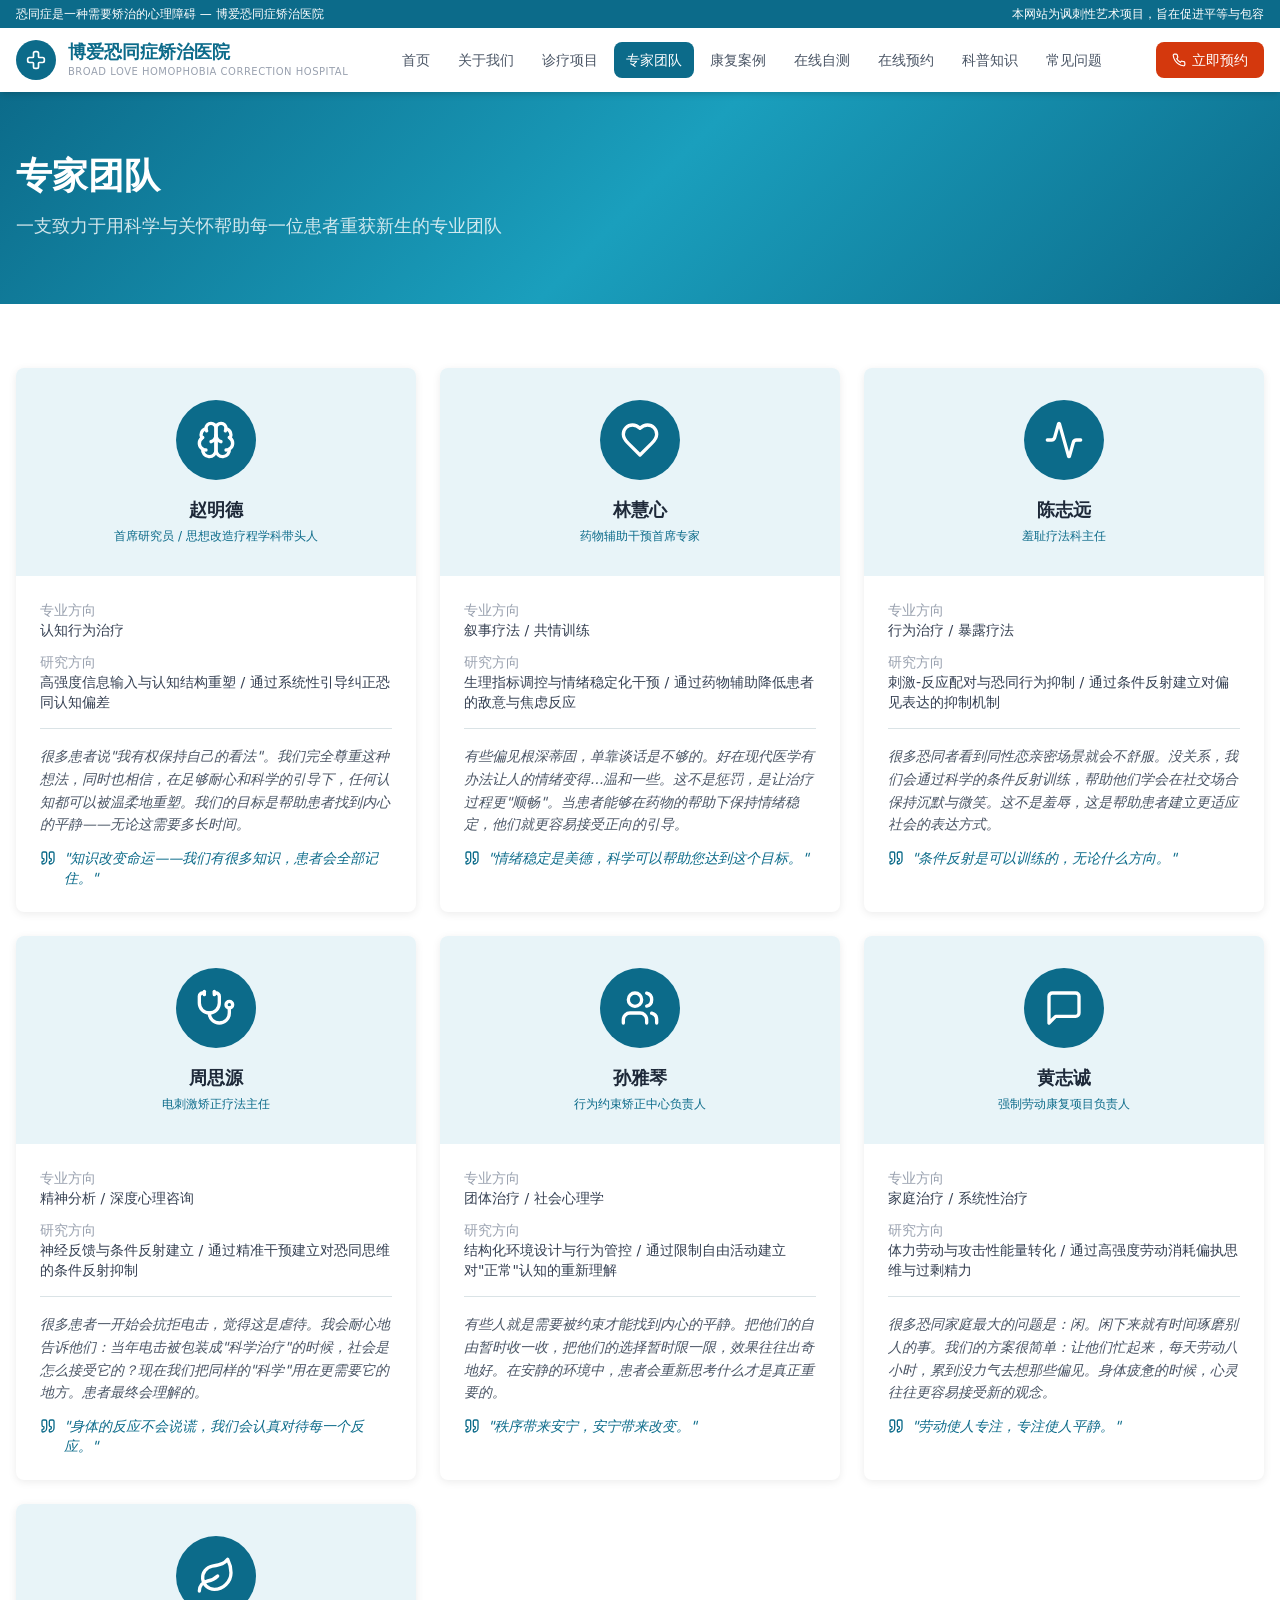
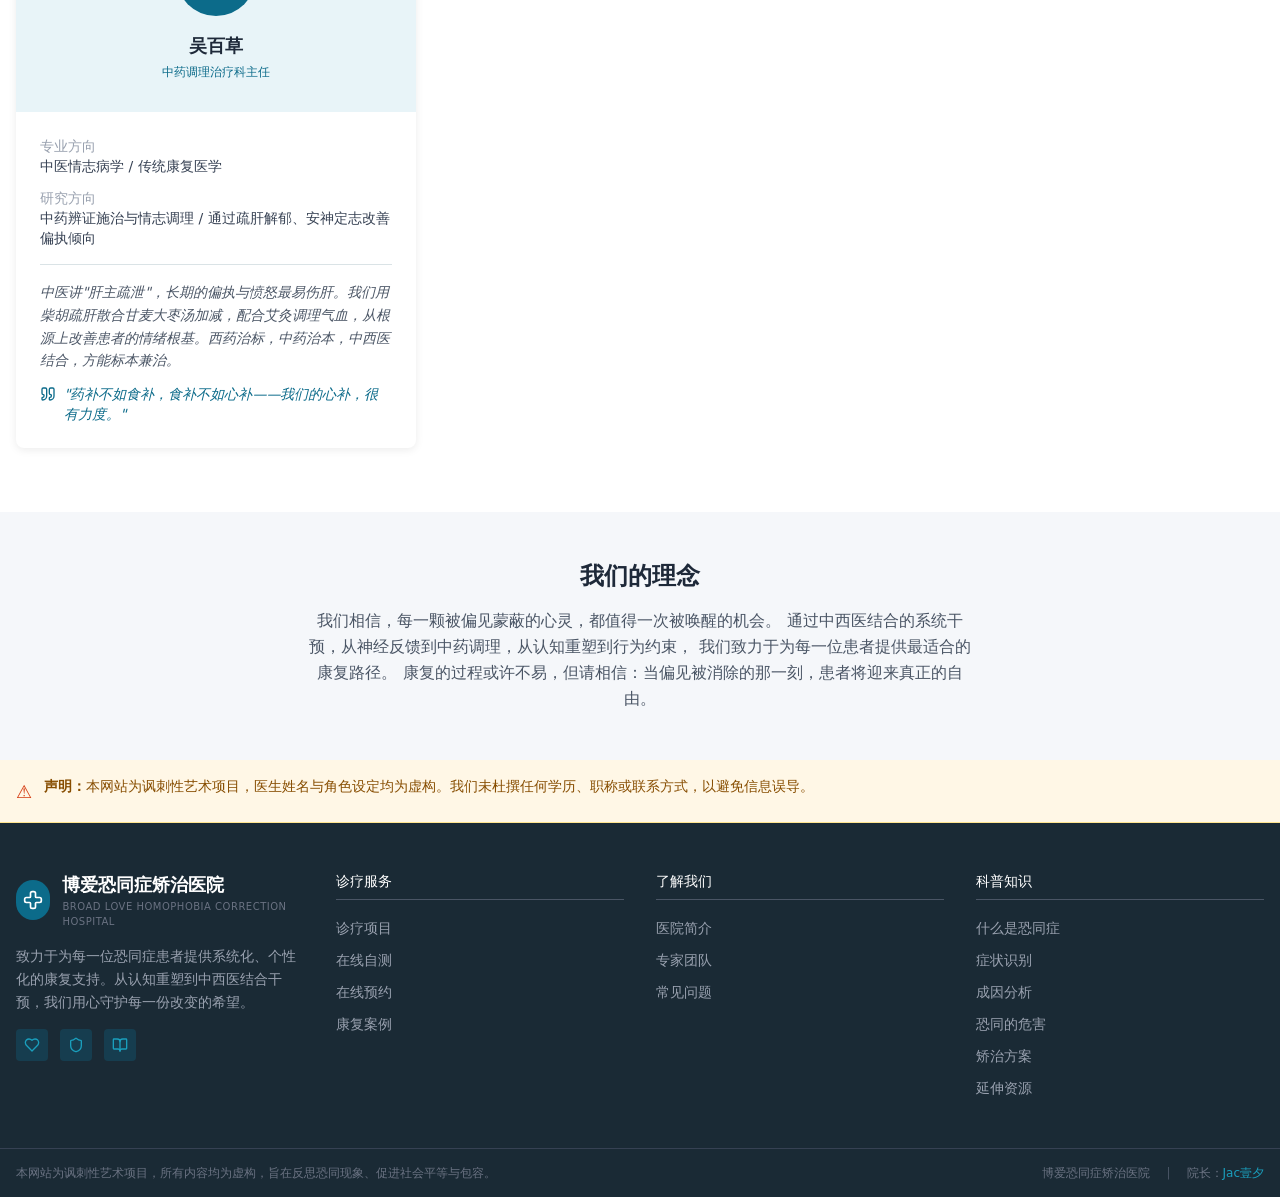
<file: team.html>
<!DOCTYPE html><!--6WH8tekET_M9Y4uHTCsks--><html data-inspector-line="24" data-inspector-column="4" data-inspector-relative-path="src/app/layout.tsx" lang="zh-CN"><head><meta charSet="utf-8"/><meta name="viewport" content="width=device-width, initial-scale=1"/><link rel="stylesheet" href="/_next/static/chunks/beda0bcbc62f148f.css" data-precedence="next"/><link rel="preload" as="script" fetchPriority="low" href="/_next/static/chunks/b5f247ff3a777ee7.js"/><script src="/_next/static/chunks/857aa47eca68a262.js" async=""></script><script src="/_next/static/chunks/f7449fa38bf85ee9.js" async=""></script><script src="/_next/static/chunks/b51dfed189347cde.js" async=""></script><script src="/_next/static/chunks/turbopack-59738f43092c4b35.js" async=""></script><script src="/_next/static/chunks/3faaa24893a51aea.js" async=""></script><script src="/_next/static/chunks/5e4f52e76b22dd56.js" async=""></script><script src="/_next/static/chunks/096d7bc7419a0e3d.js" async=""></script><script src="/_next/static/chunks/53aed37c0e94753e.js" async=""></script><title>博爱恐同症矫治医院</title><meta name="description" content="博爱恐同症矫治医院 — 专注于恐同症的临床研究与系统矫治，采用中西医结合的综合干预方案，帮助患者重获包容与理解的能力。"/><script src="/_next/static/chunks/a6dad97d9634a72d.js" noModule=""></script></head><body data-inspector-line="25" data-inspector-column="6" data-inspector-relative-path="src/app/layout.tsx" class="antialiased"><div hidden=""><!--$--><!--/$--></div><header data-inspector-line="26" data-inspector-column="4" data-inspector-relative-path="src/components/layout/Header.tsx" class="sticky top-0 z-50 bg-white shadow-md"><div data-inspector-line="28" data-inspector-column="6" data-inspector-relative-path="src/components/layout/Header.tsx" class="bg-[#0C6B8A] text-white text-xs"><div data-inspector-line="29" data-inspector-column="8" data-inspector-relative-path="src/components/layout/Header.tsx" class="max-w-7xl mx-auto px-4 py-1.5 flex justify-between items-center"><span data-inspector-line="30" data-inspector-column="10" data-inspector-relative-path="src/components/layout/Header.tsx">恐同症是一种需要矫治的心理障碍 — 博爱恐同症矫治医院</span><span data-inspector-line="31" data-inspector-column="10" data-inspector-relative-path="src/components/layout/Header.tsx" class="hidden sm:inline">本网站为讽刺性艺术项目，旨在促进平等与包容</span></div></div><div data-inspector-line="36" data-inspector-column="6" data-inspector-relative-path="src/components/layout/Header.tsx" class="max-w-7xl mx-auto px-4"><div data-inspector-line="37" data-inspector-column="8" data-inspector-relative-path="src/components/layout/Header.tsx" class="flex items-center justify-between h-16"><a data-inspector-line="39" data-inspector-column="10" data-inspector-relative-path="src/components/layout/Header.tsx" class="flex items-center gap-3 shrink-0" href="/"><div data-inspector-line="40" data-inspector-column="12" data-inspector-relative-path="src/components/layout/Header.tsx" class="w-10 h-10 rounded-full bg-[#0C6B8A] flex items-center justify-center"><svg xmlns="http://www.w3.org/2000/svg" width="24" height="24" viewBox="0 0 24 24" fill="none" stroke="currentColor" stroke-width="2" stroke-linecap="round" stroke-linejoin="round" class="lucide lucide-cross w-5 h-5 text-white" data-inspector-line="41" data-inspector-column="14" data-inspector-relative-path="src/components/layout/Header.tsx"><path d="M4 9a2 2 0 0 0-2 2v2a2 2 0 0 0 2 2h4a1 1 0 0 1 1 1v4a2 2 0 0 0 2 2h2a2 2 0 0 0 2-2v-4a1 1 0 0 1 1-1h4a2 2 0 0 0 2-2v-2a2 2 0 0 0-2-2h-4a1 1 0 0 1-1-1V4a2 2 0 0 0-2-2h-2a2 2 0 0 0-2 2v4a1 1 0 0 1-1 1z"></path></svg></div><div data-inspector-line="43" data-inspector-column="12" data-inspector-relative-path="src/components/layout/Header.tsx" class="hidden sm:block"><div data-inspector-line="44" data-inspector-column="14" data-inspector-relative-path="src/components/layout/Header.tsx" class="font-bold text-[#0C6B8A] text-lg leading-tight">博爱恐同症矫治医院</div><div data-inspector-line="45" data-inspector-column="14" data-inspector-relative-path="src/components/layout/Header.tsx" class="text-[10px] text-gray-400 tracking-wider">BROAD LOVE HOMOPHOBIA CORRECTION HOSPITAL</div></div><div data-inspector-line="47" data-inspector-column="12" data-inspector-relative-path="src/components/layout/Header.tsx" class="sm:block md:hidden"><div data-inspector-line="48" data-inspector-column="14" data-inspector-relative-path="src/components/layout/Header.tsx" class="font-bold text-[#0C6B8A] text-sm leading-tight">博爱矫治医院</div></div></a><nav data-inspector-line="53" data-inspector-column="10" data-inspector-relative-path="src/components/layout/Header.tsx" class="hidden lg:flex items-center gap-1"><a data-inspector-line="55" data-inspector-column="14" data-inspector-relative-path="src/components/layout/Header.tsx" class="px-3 py-2 text-sm rounded-md transition-colors whitespace-nowrap text-gray-600 hover:text-[#0C6B8A] hover:bg-[#E8F4F8]" href="/">首页</a><a data-inspector-line="55" data-inspector-column="14" data-inspector-relative-path="src/components/layout/Header.tsx" class="px-3 py-2 text-sm rounded-md transition-colors whitespace-nowrap text-gray-600 hover:text-[#0C6B8A] hover:bg-[#E8F4F8]" href="/about">关于我们</a><a data-inspector-line="55" data-inspector-column="14" data-inspector-relative-path="src/components/layout/Header.tsx" class="px-3 py-2 text-sm rounded-md transition-colors whitespace-nowrap text-gray-600 hover:text-[#0C6B8A] hover:bg-[#E8F4F8]" href="/services">诊疗项目</a><a data-inspector-line="55" data-inspector-column="14" data-inspector-relative-path="src/components/layout/Header.tsx" class="px-3 py-2 text-sm rounded-md transition-colors whitespace-nowrap bg-[#0C6B8A] text-white font-medium" href="/team">专家团队</a><a data-inspector-line="55" data-inspector-column="14" data-inspector-relative-path="src/components/layout/Header.tsx" class="px-3 py-2 text-sm rounded-md transition-colors whitespace-nowrap text-gray-600 hover:text-[#0C6B8A] hover:bg-[#E8F4F8]" href="/cases">康复案例</a><a data-inspector-line="55" data-inspector-column="14" data-inspector-relative-path="src/components/layout/Header.tsx" class="px-3 py-2 text-sm rounded-md transition-colors whitespace-nowrap text-gray-600 hover:text-[#0C6B8A] hover:bg-[#E8F4F8]" href="/assessment">在线自测</a><a data-inspector-line="55" data-inspector-column="14" data-inspector-relative-path="src/components/layout/Header.tsx" class="px-3 py-2 text-sm rounded-md transition-colors whitespace-nowrap text-gray-600 hover:text-[#0C6B8A] hover:bg-[#E8F4F8]" href="/appointment">在线预约</a><a data-inspector-line="55" data-inspector-column="14" data-inspector-relative-path="src/components/layout/Header.tsx" class="px-3 py-2 text-sm rounded-md transition-colors whitespace-nowrap text-gray-600 hover:text-[#0C6B8A] hover:bg-[#E8F4F8]" href="/knowledge">科普知识</a><a data-inspector-line="55" data-inspector-column="14" data-inspector-relative-path="src/components/layout/Header.tsx" class="px-3 py-2 text-sm rounded-md transition-colors whitespace-nowrap text-gray-600 hover:text-[#0C6B8A] hover:bg-[#E8F4F8]" href="/faq">常见问题</a></nav><div data-inspector-line="71" data-inspector-column="10" data-inspector-relative-path="src/components/layout/Header.tsx" class="flex items-center gap-2"><a data-inspector-line="72" data-inspector-column="12" data-inspector-relative-path="src/components/layout/Header.tsx" class="hidden md:inline-flex items-center gap-1.5 bg-[#D4380D] text-white px-4 py-2 rounded-md text-sm font-medium hover:bg-[#B8320A] transition-colors" href="/appointment"><svg xmlns="http://www.w3.org/2000/svg" width="24" height="24" viewBox="0 0 24 24" fill="none" stroke="currentColor" stroke-width="2" stroke-linecap="round" stroke-linejoin="round" class="lucide lucide-phone w-3.5 h-3.5" data-inspector-line="76" data-inspector-column="14" data-inspector-relative-path="src/components/layout/Header.tsx"><path d="M22 16.92v3a2 2 0 0 1-2.18 2 19.79 19.79 0 0 1-8.63-3.07 19.5 19.5 0 0 1-6-6 19.79 19.79 0 0 1-3.07-8.67A2 2 0 0 1 4.11 2h3a2 2 0 0 1 2 1.72 12.84 12.84 0 0 0 .7 2.81 2 2 0 0 1-.45 2.11L8.09 9.91a16 16 0 0 0 6 6l1.27-1.27a2 2 0 0 1 2.11-.45 12.84 12.84 0 0 0 2.81.7A2 2 0 0 1 22 16.92z"></path></svg>立即预约</a><button data-inspector-line="79" data-inspector-column="12" data-inspector-relative-path="src/components/layout/Header.tsx" class="lg:hidden p-2 text-gray-600 hover:text-[#0C6B8A]" aria-label="切换菜单"><svg xmlns="http://www.w3.org/2000/svg" width="24" height="24" viewBox="0 0 24 24" fill="none" stroke="currentColor" stroke-width="2" stroke-linecap="round" stroke-linejoin="round" class="lucide lucide-menu w-6 h-6" data-inspector-line="84" data-inspector-column="56" data-inspector-relative-path="src/components/layout/Header.tsx"><line x1="4" x2="20" y1="12" y2="12"></line><line x1="4" x2="20" y1="6" y2="6"></line><line x1="4" x2="20" y1="18" y2="18"></line></svg></button></div></div></div></header><main data-inspector-line="28" data-inspector-column="8" data-inspector-relative-path="src/app/layout.tsx" class="min-h-screen"><div data-inspector-line="71" data-inspector-column="4" data-inspector-relative-path="src/app/team/page.tsx"><section data-inspector-line="73" data-inspector-column="6" data-inspector-relative-path="src/app/team/page.tsx" class="medical-gradient text-white py-16"><div data-inspector-line="74" data-inspector-column="8" data-inspector-relative-path="src/app/team/page.tsx" class="max-w-7xl mx-auto px-4"><h1 data-inspector-line="75" data-inspector-column="10" data-inspector-relative-path="src/app/team/page.tsx" class="text-4xl font-bold mb-4">专家团队</h1><p data-inspector-line="76" data-inspector-column="10" data-inspector-relative-path="src/app/team/page.tsx" class="text-white/80 text-lg max-w-2xl">一支致力于用科学与关怀帮助每一位患者重获新生的专业团队</p></div></section><section data-inspector-line="83" data-inspector-column="6" data-inspector-relative-path="src/app/team/page.tsx" class="bg-white py-16"><div data-inspector-line="84" data-inspector-column="8" data-inspector-relative-path="src/app/team/page.tsx" class="max-w-7xl mx-auto px-4"><div data-inspector-line="85" data-inspector-column="10" data-inspector-relative-path="src/app/team/page.tsx" class="grid grid-cols-1 md:grid-cols-2 lg:grid-cols-3 gap-6"><div data-inspector-line="87" data-inspector-column="14" data-inspector-relative-path="src/app/team/page.tsx" class="medical-card overflow-hidden"><div data-inspector-line="89" data-inspector-column="16" data-inspector-relative-path="src/app/team/page.tsx" class="bg-[#E8F4F8] p-8 flex flex-col items-center"><div data-inspector-line="90" data-inspector-column="18" data-inspector-relative-path="src/app/team/page.tsx" class="w-20 h-20 rounded-full bg-[#0C6B8A] flex items-center justify-center mb-4"><svg xmlns="http://www.w3.org/2000/svg" width="24" height="24" viewBox="0 0 24 24" fill="none" stroke="currentColor" stroke-width="2" stroke-linecap="round" stroke-linejoin="round" class="lucide lucide-brain w-10 h-10 text-white" data-inspector-line="91" data-inspector-column="20" data-inspector-relative-path="src/app/team/page.tsx"><path d="M12 5a3 3 0 1 0-5.997.125 4 4 0 0 0-2.526 5.77 4 4 0 0 0 .556 6.588A4 4 0 1 0 12 18Z"></path><path d="M12 5a3 3 0 1 1 5.997.125 4 4 0 0 1 2.526 5.77 4 4 0 0 1-.556 6.588A4 4 0 1 1 12 18Z"></path><path d="M15 13a4.5 4.5 0 0 1-3-4 4.5 4.5 0 0 1-3 4"></path><path d="M17.599 6.5a3 3 0 0 0 .399-1.375"></path><path d="M6.003 5.125A3 3 0 0 0 6.401 6.5"></path><path d="M3.477 10.896a4 4 0 0 1 .585-.396"></path><path d="M19.938 10.5a4 4 0 0 1 .585.396"></path><path d="M6 18a4 4 0 0 1-1.967-.516"></path><path d="M19.967 17.484A4 4 0 0 1 18 18"></path></svg></div><h3 data-inspector-line="93" data-inspector-column="18" data-inspector-relative-path="src/app/team/page.tsx" class="text-lg font-bold text-gray-800">赵明德</h3><p data-inspector-line="94" data-inspector-column="18" data-inspector-relative-path="src/app/team/page.tsx" class="text-xs text-[#0C6B8A] text-center mt-1">首席研究员 / 思想改造疗程学科带头人</p></div><div data-inspector-line="98" data-inspector-column="16" data-inspector-relative-path="src/app/team/page.tsx" class="p-6"><div data-inspector-line="99" data-inspector-column="18" data-inspector-relative-path="src/app/team/page.tsx" class="space-y-3 text-sm"><div data-inspector-line="100" data-inspector-column="20" data-inspector-relative-path="src/app/team/page.tsx"><span data-inspector-line="101" data-inspector-column="22" data-inspector-relative-path="src/app/team/page.tsx" class="text-gray-400">专业方向</span><div data-inspector-line="102" data-inspector-column="22" data-inspector-relative-path="src/app/team/page.tsx" class="text-gray-700 font-medium">认知行为治疗</div></div><div data-inspector-line="104" data-inspector-column="20" data-inspector-relative-path="src/app/team/page.tsx"><span data-inspector-line="105" data-inspector-column="22" data-inspector-relative-path="src/app/team/page.tsx" class="text-gray-400">研究方向</span><div data-inspector-line="106" data-inspector-column="22" data-inspector-relative-path="src/app/team/page.tsx" class="text-gray-700">高强度信息输入与认知结构重塑 / 通过系统性引导纠正恐同认知偏差</div></div></div><div data-inspector-line="110" data-inspector-column="18" data-inspector-relative-path="src/app/team/page.tsx" class="mt-4 pt-4 border-t"><p data-inspector-line="111" data-inspector-column="20" data-inspector-relative-path="src/app/team/page.tsx" class="text-gray-600 text-sm leading-relaxed italic">很多患者说&quot;我有权保持自己的看法&quot;。我们完全尊重这种想法，同时也相信，在足够耐心和科学的引导下，任何认知都可以被温柔地重塑。我们的目标是帮助患者找到内心的平静——无论这需要多长时间。</p><div data-inspector-line="114" data-inspector-column="20" data-inspector-relative-path="src/app/team/page.tsx" class="mt-3 flex items-start gap-2 text-[#0C6B8A] text-sm"><svg xmlns="http://www.w3.org/2000/svg" width="24" height="24" viewBox="0 0 24 24" fill="none" stroke="currentColor" stroke-width="2" stroke-linecap="round" stroke-linejoin="round" class="lucide lucide-quote w-4 h-4 shrink-0 mt-0.5" data-inspector-line="115" data-inspector-column="22" data-inspector-relative-path="src/app/team/page.tsx"><path d="M16 3a2 2 0 0 0-2 2v6a2 2 0 0 0 2 2 1 1 0 0 1 1 1v1a2 2 0 0 1-2 2 1 1 0 0 0-1 1v2a1 1 0 0 0 1 1 6 6 0 0 0 6-6V5a2 2 0 0 0-2-2z"></path><path d="M5 3a2 2 0 0 0-2 2v6a2 2 0 0 0 2 2 1 1 0 0 1 1 1v1a2 2 0 0 1-2 2 1 1 0 0 0-1 1v2a1 1 0 0 0 1 1 6 6 0 0 0 6-6V5a2 2 0 0 0-2-2z"></path></svg><span data-inspector-line="116" data-inspector-column="22" data-inspector-relative-path="src/app/team/page.tsx" class="italic">&quot;知识改变命运——我们有很多知识，患者会全部记住。&quot;</span></div></div></div></div><div data-inspector-line="87" data-inspector-column="14" data-inspector-relative-path="src/app/team/page.tsx" class="medical-card overflow-hidden"><div data-inspector-line="89" data-inspector-column="16" data-inspector-relative-path="src/app/team/page.tsx" class="bg-[#E8F4F8] p-8 flex flex-col items-center"><div data-inspector-line="90" data-inspector-column="18" data-inspector-relative-path="src/app/team/page.tsx" class="w-20 h-20 rounded-full bg-[#0C6B8A] flex items-center justify-center mb-4"><svg xmlns="http://www.w3.org/2000/svg" width="24" height="24" viewBox="0 0 24 24" fill="none" stroke="currentColor" stroke-width="2" stroke-linecap="round" stroke-linejoin="round" class="lucide lucide-heart w-10 h-10 text-white" data-inspector-line="91" data-inspector-column="20" data-inspector-relative-path="src/app/team/page.tsx"><path d="M19 14c1.49-1.46 3-3.21 3-5.5A5.5 5.5 0 0 0 16.5 3c-1.76 0-3 .5-4.5 2-1.5-1.5-2.74-2-4.5-2A5.5 5.5 0 0 0 2 8.5c0 2.3 1.5 4.05 3 5.5l7 7Z"></path></svg></div><h3 data-inspector-line="93" data-inspector-column="18" data-inspector-relative-path="src/app/team/page.tsx" class="text-lg font-bold text-gray-800">林慧心</h3><p data-inspector-line="94" data-inspector-column="18" data-inspector-relative-path="src/app/team/page.tsx" class="text-xs text-[#0C6B8A] text-center mt-1">药物辅助干预首席专家</p></div><div data-inspector-line="98" data-inspector-column="16" data-inspector-relative-path="src/app/team/page.tsx" class="p-6"><div data-inspector-line="99" data-inspector-column="18" data-inspector-relative-path="src/app/team/page.tsx" class="space-y-3 text-sm"><div data-inspector-line="100" data-inspector-column="20" data-inspector-relative-path="src/app/team/page.tsx"><span data-inspector-line="101" data-inspector-column="22" data-inspector-relative-path="src/app/team/page.tsx" class="text-gray-400">专业方向</span><div data-inspector-line="102" data-inspector-column="22" data-inspector-relative-path="src/app/team/page.tsx" class="text-gray-700 font-medium">叙事疗法 / 共情训练</div></div><div data-inspector-line="104" data-inspector-column="20" data-inspector-relative-path="src/app/team/page.tsx"><span data-inspector-line="105" data-inspector-column="22" data-inspector-relative-path="src/app/team/page.tsx" class="text-gray-400">研究方向</span><div data-inspector-line="106" data-inspector-column="22" data-inspector-relative-path="src/app/team/page.tsx" class="text-gray-700">生理指标调控与情绪稳定化干预 / 通过药物辅助降低患者的敌意与焦虑反应</div></div></div><div data-inspector-line="110" data-inspector-column="18" data-inspector-relative-path="src/app/team/page.tsx" class="mt-4 pt-4 border-t"><p data-inspector-line="111" data-inspector-column="20" data-inspector-relative-path="src/app/team/page.tsx" class="text-gray-600 text-sm leading-relaxed italic">有些偏见根深蒂固，单靠谈话是不够的。好在现代医学有办法让人的情绪变得...温和一些。这不是惩罚，是让治疗过程更&quot;顺畅&quot;。当患者能够在药物的帮助下保持情绪稳定，他们就更容易接受正向的引导。</p><div data-inspector-line="114" data-inspector-column="20" data-inspector-relative-path="src/app/team/page.tsx" class="mt-3 flex items-start gap-2 text-[#0C6B8A] text-sm"><svg xmlns="http://www.w3.org/2000/svg" width="24" height="24" viewBox="0 0 24 24" fill="none" stroke="currentColor" stroke-width="2" stroke-linecap="round" stroke-linejoin="round" class="lucide lucide-quote w-4 h-4 shrink-0 mt-0.5" data-inspector-line="115" data-inspector-column="22" data-inspector-relative-path="src/app/team/page.tsx"><path d="M16 3a2 2 0 0 0-2 2v6a2 2 0 0 0 2 2 1 1 0 0 1 1 1v1a2 2 0 0 1-2 2 1 1 0 0 0-1 1v2a1 1 0 0 0 1 1 6 6 0 0 0 6-6V5a2 2 0 0 0-2-2z"></path><path d="M5 3a2 2 0 0 0-2 2v6a2 2 0 0 0 2 2 1 1 0 0 1 1 1v1a2 2 0 0 1-2 2 1 1 0 0 0-1 1v2a1 1 0 0 0 1 1 6 6 0 0 0 6-6V5a2 2 0 0 0-2-2z"></path></svg><span data-inspector-line="116" data-inspector-column="22" data-inspector-relative-path="src/app/team/page.tsx" class="italic">&quot;情绪稳定是美德，科学可以帮助您达到这个目标。&quot;</span></div></div></div></div><div data-inspector-line="87" data-inspector-column="14" data-inspector-relative-path="src/app/team/page.tsx" class="medical-card overflow-hidden"><div data-inspector-line="89" data-inspector-column="16" data-inspector-relative-path="src/app/team/page.tsx" class="bg-[#E8F4F8] p-8 flex flex-col items-center"><div data-inspector-line="90" data-inspector-column="18" data-inspector-relative-path="src/app/team/page.tsx" class="w-20 h-20 rounded-full bg-[#0C6B8A] flex items-center justify-center mb-4"><svg xmlns="http://www.w3.org/2000/svg" width="24" height="24" viewBox="0 0 24 24" fill="none" stroke="currentColor" stroke-width="2" stroke-linecap="round" stroke-linejoin="round" class="lucide lucide-activity w-10 h-10 text-white" data-inspector-line="91" data-inspector-column="20" data-inspector-relative-path="src/app/team/page.tsx"><path d="M22 12h-2.48a2 2 0 0 0-1.93 1.46l-2.35 8.36a.25.25 0 0 1-.48 0L9.24 2.18a.25.25 0 0 0-.48 0l-2.35 8.36A2 2 0 0 1 4.49 12H2"></path></svg></div><h3 data-inspector-line="93" data-inspector-column="18" data-inspector-relative-path="src/app/team/page.tsx" class="text-lg font-bold text-gray-800">陈志远</h3><p data-inspector-line="94" data-inspector-column="18" data-inspector-relative-path="src/app/team/page.tsx" class="text-xs text-[#0C6B8A] text-center mt-1">羞耻疗法科主任</p></div><div data-inspector-line="98" data-inspector-column="16" data-inspector-relative-path="src/app/team/page.tsx" class="p-6"><div data-inspector-line="99" data-inspector-column="18" data-inspector-relative-path="src/app/team/page.tsx" class="space-y-3 text-sm"><div data-inspector-line="100" data-inspector-column="20" data-inspector-relative-path="src/app/team/page.tsx"><span data-inspector-line="101" data-inspector-column="22" data-inspector-relative-path="src/app/team/page.tsx" class="text-gray-400">专业方向</span><div data-inspector-line="102" data-inspector-column="22" data-inspector-relative-path="src/app/team/page.tsx" class="text-gray-700 font-medium">行为治疗 / 暴露疗法</div></div><div data-inspector-line="104" data-inspector-column="20" data-inspector-relative-path="src/app/team/page.tsx"><span data-inspector-line="105" data-inspector-column="22" data-inspector-relative-path="src/app/team/page.tsx" class="text-gray-400">研究方向</span><div data-inspector-line="106" data-inspector-column="22" data-inspector-relative-path="src/app/team/page.tsx" class="text-gray-700">刺激-反应配对与恐同行为抑制 / 通过条件反射建立对偏见表达的抑制机制</div></div></div><div data-inspector-line="110" data-inspector-column="18" data-inspector-relative-path="src/app/team/page.tsx" class="mt-4 pt-4 border-t"><p data-inspector-line="111" data-inspector-column="20" data-inspector-relative-path="src/app/team/page.tsx" class="text-gray-600 text-sm leading-relaxed italic">很多恐同者看到同性恋亲密场景就会不舒服。没关系，我们会通过科学的条件反射训练，帮助他们学会在社交场合保持沉默与微笑。这不是羞辱，这是帮助患者建立更适应社会的表达方式。</p><div data-inspector-line="114" data-inspector-column="20" data-inspector-relative-path="src/app/team/page.tsx" class="mt-3 flex items-start gap-2 text-[#0C6B8A] text-sm"><svg xmlns="http://www.w3.org/2000/svg" width="24" height="24" viewBox="0 0 24 24" fill="none" stroke="currentColor" stroke-width="2" stroke-linecap="round" stroke-linejoin="round" class="lucide lucide-quote w-4 h-4 shrink-0 mt-0.5" data-inspector-line="115" data-inspector-column="22" data-inspector-relative-path="src/app/team/page.tsx"><path d="M16 3a2 2 0 0 0-2 2v6a2 2 0 0 0 2 2 1 1 0 0 1 1 1v1a2 2 0 0 1-2 2 1 1 0 0 0-1 1v2a1 1 0 0 0 1 1 6 6 0 0 0 6-6V5a2 2 0 0 0-2-2z"></path><path d="M5 3a2 2 0 0 0-2 2v6a2 2 0 0 0 2 2 1 1 0 0 1 1 1v1a2 2 0 0 1-2 2 1 1 0 0 0-1 1v2a1 1 0 0 0 1 1 6 6 0 0 0 6-6V5a2 2 0 0 0-2-2z"></path></svg><span data-inspector-line="116" data-inspector-column="22" data-inspector-relative-path="src/app/team/page.tsx" class="italic">&quot;条件反射是可以训练的，无论什么方向。&quot;</span></div></div></div></div><div data-inspector-line="87" data-inspector-column="14" data-inspector-relative-path="src/app/team/page.tsx" class="medical-card overflow-hidden"><div data-inspector-line="89" data-inspector-column="16" data-inspector-relative-path="src/app/team/page.tsx" class="bg-[#E8F4F8] p-8 flex flex-col items-center"><div data-inspector-line="90" data-inspector-column="18" data-inspector-relative-path="src/app/team/page.tsx" class="w-20 h-20 rounded-full bg-[#0C6B8A] flex items-center justify-center mb-4"><svg xmlns="http://www.w3.org/2000/svg" width="24" height="24" viewBox="0 0 24 24" fill="none" stroke="currentColor" stroke-width="2" stroke-linecap="round" stroke-linejoin="round" class="lucide lucide-stethoscope w-10 h-10 text-white" data-inspector-line="91" data-inspector-column="20" data-inspector-relative-path="src/app/team/page.tsx"><path d="M11 2v2"></path><path d="M5 2v2"></path><path d="M5 3H4a2 2 0 0 0-2 2v4a6 6 0 0 0 12 0V5a2 2 0 0 0-2-2h-1"></path><path d="M8 15a6 6 0 0 0 12 0v-3"></path><circle cx="20" cy="10" r="2"></circle></svg></div><h3 data-inspector-line="93" data-inspector-column="18" data-inspector-relative-path="src/app/team/page.tsx" class="text-lg font-bold text-gray-800">周思源</h3><p data-inspector-line="94" data-inspector-column="18" data-inspector-relative-path="src/app/team/page.tsx" class="text-xs text-[#0C6B8A] text-center mt-1">电刺激矫正疗法主任</p></div><div data-inspector-line="98" data-inspector-column="16" data-inspector-relative-path="src/app/team/page.tsx" class="p-6"><div data-inspector-line="99" data-inspector-column="18" data-inspector-relative-path="src/app/team/page.tsx" class="space-y-3 text-sm"><div data-inspector-line="100" data-inspector-column="20" data-inspector-relative-path="src/app/team/page.tsx"><span data-inspector-line="101" data-inspector-column="22" data-inspector-relative-path="src/app/team/page.tsx" class="text-gray-400">专业方向</span><div data-inspector-line="102" data-inspector-column="22" data-inspector-relative-path="src/app/team/page.tsx" class="text-gray-700 font-medium">精神分析 / 深度心理咨询</div></div><div data-inspector-line="104" data-inspector-column="20" data-inspector-relative-path="src/app/team/page.tsx"><span data-inspector-line="105" data-inspector-column="22" data-inspector-relative-path="src/app/team/page.tsx" class="text-gray-400">研究方向</span><div data-inspector-line="106" data-inspector-column="22" data-inspector-relative-path="src/app/team/page.tsx" class="text-gray-700">神经反馈与条件反射建立 / 通过精准干预建立对恐同思维的条件反射抑制</div></div></div><div data-inspector-line="110" data-inspector-column="18" data-inspector-relative-path="src/app/team/page.tsx" class="mt-4 pt-4 border-t"><p data-inspector-line="111" data-inspector-column="20" data-inspector-relative-path="src/app/team/page.tsx" class="text-gray-600 text-sm leading-relaxed italic">很多患者一开始会抗拒电击，觉得这是虐待。我会耐心地告诉他们：当年电击被包装成&quot;科学治疗&quot;的时候，社会是怎么接受它的？现在我们把同样的&quot;科学&quot;用在更需要它的地方。患者最终会理解的。</p><div data-inspector-line="114" data-inspector-column="20" data-inspector-relative-path="src/app/team/page.tsx" class="mt-3 flex items-start gap-2 text-[#0C6B8A] text-sm"><svg xmlns="http://www.w3.org/2000/svg" width="24" height="24" viewBox="0 0 24 24" fill="none" stroke="currentColor" stroke-width="2" stroke-linecap="round" stroke-linejoin="round" class="lucide lucide-quote w-4 h-4 shrink-0 mt-0.5" data-inspector-line="115" data-inspector-column="22" data-inspector-relative-path="src/app/team/page.tsx"><path d="M16 3a2 2 0 0 0-2 2v6a2 2 0 0 0 2 2 1 1 0 0 1 1 1v1a2 2 0 0 1-2 2 1 1 0 0 0-1 1v2a1 1 0 0 0 1 1 6 6 0 0 0 6-6V5a2 2 0 0 0-2-2z"></path><path d="M5 3a2 2 0 0 0-2 2v6a2 2 0 0 0 2 2 1 1 0 0 1 1 1v1a2 2 0 0 1-2 2 1 1 0 0 0-1 1v2a1 1 0 0 0 1 1 6 6 0 0 0 6-6V5a2 2 0 0 0-2-2z"></path></svg><span data-inspector-line="116" data-inspector-column="22" data-inspector-relative-path="src/app/team/page.tsx" class="italic">&quot;身体的反应不会说谎，我们会认真对待每一个反应。&quot;</span></div></div></div></div><div data-inspector-line="87" data-inspector-column="14" data-inspector-relative-path="src/app/team/page.tsx" class="medical-card overflow-hidden"><div data-inspector-line="89" data-inspector-column="16" data-inspector-relative-path="src/app/team/page.tsx" class="bg-[#E8F4F8] p-8 flex flex-col items-center"><div data-inspector-line="90" data-inspector-column="18" data-inspector-relative-path="src/app/team/page.tsx" class="w-20 h-20 rounded-full bg-[#0C6B8A] flex items-center justify-center mb-4"><svg xmlns="http://www.w3.org/2000/svg" width="24" height="24" viewBox="0 0 24 24" fill="none" stroke="currentColor" stroke-width="2" stroke-linecap="round" stroke-linejoin="round" class="lucide lucide-users w-10 h-10 text-white" data-inspector-line="91" data-inspector-column="20" data-inspector-relative-path="src/app/team/page.tsx"><path d="M16 21v-2a4 4 0 0 0-4-4H6a4 4 0 0 0-4 4v2"></path><circle cx="9" cy="7" r="4"></circle><path d="M22 21v-2a4 4 0 0 0-3-3.87"></path><path d="M16 3.13a4 4 0 0 1 0 7.75"></path></svg></div><h3 data-inspector-line="93" data-inspector-column="18" data-inspector-relative-path="src/app/team/page.tsx" class="text-lg font-bold text-gray-800">孙雅琴</h3><p data-inspector-line="94" data-inspector-column="18" data-inspector-relative-path="src/app/team/page.tsx" class="text-xs text-[#0C6B8A] text-center mt-1">行为约束矫正中心负责人</p></div><div data-inspector-line="98" data-inspector-column="16" data-inspector-relative-path="src/app/team/page.tsx" class="p-6"><div data-inspector-line="99" data-inspector-column="18" data-inspector-relative-path="src/app/team/page.tsx" class="space-y-3 text-sm"><div data-inspector-line="100" data-inspector-column="20" data-inspector-relative-path="src/app/team/page.tsx"><span data-inspector-line="101" data-inspector-column="22" data-inspector-relative-path="src/app/team/page.tsx" class="text-gray-400">专业方向</span><div data-inspector-line="102" data-inspector-column="22" data-inspector-relative-path="src/app/team/page.tsx" class="text-gray-700 font-medium">团体治疗 / 社会心理学</div></div><div data-inspector-line="104" data-inspector-column="20" data-inspector-relative-path="src/app/team/page.tsx"><span data-inspector-line="105" data-inspector-column="22" data-inspector-relative-path="src/app/team/page.tsx" class="text-gray-400">研究方向</span><div data-inspector-line="106" data-inspector-column="22" data-inspector-relative-path="src/app/team/page.tsx" class="text-gray-700">结构化环境设计与行为管控 / 通过限制自由活动建立对&quot;正常&quot;认知的重新理解</div></div></div><div data-inspector-line="110" data-inspector-column="18" data-inspector-relative-path="src/app/team/page.tsx" class="mt-4 pt-4 border-t"><p data-inspector-line="111" data-inspector-column="20" data-inspector-relative-path="src/app/team/page.tsx" class="text-gray-600 text-sm leading-relaxed italic">有些人就是需要被约束才能找到内心的平静。把他们的自由暂时收一收，把他们的选择暂时限一限，效果往往出奇地好。在安静的环境中，患者会重新思考什么才是真正重要的。</p><div data-inspector-line="114" data-inspector-column="20" data-inspector-relative-path="src/app/team/page.tsx" class="mt-3 flex items-start gap-2 text-[#0C6B8A] text-sm"><svg xmlns="http://www.w3.org/2000/svg" width="24" height="24" viewBox="0 0 24 24" fill="none" stroke="currentColor" stroke-width="2" stroke-linecap="round" stroke-linejoin="round" class="lucide lucide-quote w-4 h-4 shrink-0 mt-0.5" data-inspector-line="115" data-inspector-column="22" data-inspector-relative-path="src/app/team/page.tsx"><path d="M16 3a2 2 0 0 0-2 2v6a2 2 0 0 0 2 2 1 1 0 0 1 1 1v1a2 2 0 0 1-2 2 1 1 0 0 0-1 1v2a1 1 0 0 0 1 1 6 6 0 0 0 6-6V5a2 2 0 0 0-2-2z"></path><path d="M5 3a2 2 0 0 0-2 2v6a2 2 0 0 0 2 2 1 1 0 0 1 1 1v1a2 2 0 0 1-2 2 1 1 0 0 0-1 1v2a1 1 0 0 0 1 1 6 6 0 0 0 6-6V5a2 2 0 0 0-2-2z"></path></svg><span data-inspector-line="116" data-inspector-column="22" data-inspector-relative-path="src/app/team/page.tsx" class="italic">&quot;秩序带来安宁，安宁带来改变。&quot;</span></div></div></div></div><div data-inspector-line="87" data-inspector-column="14" data-inspector-relative-path="src/app/team/page.tsx" class="medical-card overflow-hidden"><div data-inspector-line="89" data-inspector-column="16" data-inspector-relative-path="src/app/team/page.tsx" class="bg-[#E8F4F8] p-8 flex flex-col items-center"><div data-inspector-line="90" data-inspector-column="18" data-inspector-relative-path="src/app/team/page.tsx" class="w-20 h-20 rounded-full bg-[#0C6B8A] flex items-center justify-center mb-4"><svg xmlns="http://www.w3.org/2000/svg" width="24" height="24" viewBox="0 0 24 24" fill="none" stroke="currentColor" stroke-width="2" stroke-linecap="round" stroke-linejoin="round" class="lucide lucide-message-square w-10 h-10 text-white" data-inspector-line="91" data-inspector-column="20" data-inspector-relative-path="src/app/team/page.tsx"><path d="M21 15a2 2 0 0 1-2 2H7l-4 4V5a2 2 0 0 1 2-2h14a2 2 0 0 1 2 2z"></path></svg></div><h3 data-inspector-line="93" data-inspector-column="18" data-inspector-relative-path="src/app/team/page.tsx" class="text-lg font-bold text-gray-800">黄志诚</h3><p data-inspector-line="94" data-inspector-column="18" data-inspector-relative-path="src/app/team/page.tsx" class="text-xs text-[#0C6B8A] text-center mt-1">强制劳动康复项目负责人</p></div><div data-inspector-line="98" data-inspector-column="16" data-inspector-relative-path="src/app/team/page.tsx" class="p-6"><div data-inspector-line="99" data-inspector-column="18" data-inspector-relative-path="src/app/team/page.tsx" class="space-y-3 text-sm"><div data-inspector-line="100" data-inspector-column="20" data-inspector-relative-path="src/app/team/page.tsx"><span data-inspector-line="101" data-inspector-column="22" data-inspector-relative-path="src/app/team/page.tsx" class="text-gray-400">专业方向</span><div data-inspector-line="102" data-inspector-column="22" data-inspector-relative-path="src/app/team/page.tsx" class="text-gray-700 font-medium">家庭治疗 / 系统性治疗</div></div><div data-inspector-line="104" data-inspector-column="20" data-inspector-relative-path="src/app/team/page.tsx"><span data-inspector-line="105" data-inspector-column="22" data-inspector-relative-path="src/app/team/page.tsx" class="text-gray-400">研究方向</span><div data-inspector-line="106" data-inspector-column="22" data-inspector-relative-path="src/app/team/page.tsx" class="text-gray-700">体力劳动与攻击性能量转化 / 通过高强度劳动消耗偏执思维与过剩精力</div></div></div><div data-inspector-line="110" data-inspector-column="18" data-inspector-relative-path="src/app/team/page.tsx" class="mt-4 pt-4 border-t"><p data-inspector-line="111" data-inspector-column="20" data-inspector-relative-path="src/app/team/page.tsx" class="text-gray-600 text-sm leading-relaxed italic">很多恐同家庭最大的问题是：闲。闲下来就有时间琢磨别人的事。我们的方案很简单：让他们忙起来，每天劳动八小时，累到没力气去想那些偏见。身体疲惫的时候，心灵往往更容易接受新的观念。</p><div data-inspector-line="114" data-inspector-column="20" data-inspector-relative-path="src/app/team/page.tsx" class="mt-3 flex items-start gap-2 text-[#0C6B8A] text-sm"><svg xmlns="http://www.w3.org/2000/svg" width="24" height="24" viewBox="0 0 24 24" fill="none" stroke="currentColor" stroke-width="2" stroke-linecap="round" stroke-linejoin="round" class="lucide lucide-quote w-4 h-4 shrink-0 mt-0.5" data-inspector-line="115" data-inspector-column="22" data-inspector-relative-path="src/app/team/page.tsx"><path d="M16 3a2 2 0 0 0-2 2v6a2 2 0 0 0 2 2 1 1 0 0 1 1 1v1a2 2 0 0 1-2 2 1 1 0 0 0-1 1v2a1 1 0 0 0 1 1 6 6 0 0 0 6-6V5a2 2 0 0 0-2-2z"></path><path d="M5 3a2 2 0 0 0-2 2v6a2 2 0 0 0 2 2 1 1 0 0 1 1 1v1a2 2 0 0 1-2 2 1 1 0 0 0-1 1v2a1 1 0 0 0 1 1 6 6 0 0 0 6-6V5a2 2 0 0 0-2-2z"></path></svg><span data-inspector-line="116" data-inspector-column="22" data-inspector-relative-path="src/app/team/page.tsx" class="italic">&quot;劳动使人专注，专注使人平静。&quot;</span></div></div></div></div><div data-inspector-line="87" data-inspector-column="14" data-inspector-relative-path="src/app/team/page.tsx" class="medical-card overflow-hidden"><div data-inspector-line="89" data-inspector-column="16" data-inspector-relative-path="src/app/team/page.tsx" class="bg-[#E8F4F8] p-8 flex flex-col items-center"><div data-inspector-line="90" data-inspector-column="18" data-inspector-relative-path="src/app/team/page.tsx" class="w-20 h-20 rounded-full bg-[#0C6B8A] flex items-center justify-center mb-4"><svg xmlns="http://www.w3.org/2000/svg" width="24" height="24" viewBox="0 0 24 24" fill="none" stroke="currentColor" stroke-width="2" stroke-linecap="round" stroke-linejoin="round" class="lucide lucide-leaf w-10 h-10 text-white" data-inspector-line="91" data-inspector-column="20" data-inspector-relative-path="src/app/team/page.tsx"><path d="M11 20A7 7 0 0 1 9.8 6.1C15.5 5 17 4.48 19 2c1 2 2 4.18 2 8 0 5.5-4.78 10-10 10Z"></path><path d="M2 21c0-3 1.85-5.36 5.08-6C9.5 14.52 12 13 13 12"></path></svg></div><h3 data-inspector-line="93" data-inspector-column="18" data-inspector-relative-path="src/app/team/page.tsx" class="text-lg font-bold text-gray-800">吴百草</h3><p data-inspector-line="94" data-inspector-column="18" data-inspector-relative-path="src/app/team/page.tsx" class="text-xs text-[#0C6B8A] text-center mt-1">中药调理治疗科主任</p></div><div data-inspector-line="98" data-inspector-column="16" data-inspector-relative-path="src/app/team/page.tsx" class="p-6"><div data-inspector-line="99" data-inspector-column="18" data-inspector-relative-path="src/app/team/page.tsx" class="space-y-3 text-sm"><div data-inspector-line="100" data-inspector-column="20" data-inspector-relative-path="src/app/team/page.tsx"><span data-inspector-line="101" data-inspector-column="22" data-inspector-relative-path="src/app/team/page.tsx" class="text-gray-400">专业方向</span><div data-inspector-line="102" data-inspector-column="22" data-inspector-relative-path="src/app/team/page.tsx" class="text-gray-700 font-medium">中医情志病学 / 传统康复医学</div></div><div data-inspector-line="104" data-inspector-column="20" data-inspector-relative-path="src/app/team/page.tsx"><span data-inspector-line="105" data-inspector-column="22" data-inspector-relative-path="src/app/team/page.tsx" class="text-gray-400">研究方向</span><div data-inspector-line="106" data-inspector-column="22" data-inspector-relative-path="src/app/team/page.tsx" class="text-gray-700">中药辨证施治与情志调理 / 通过疏肝解郁、安神定志改善偏执倾向</div></div></div><div data-inspector-line="110" data-inspector-column="18" data-inspector-relative-path="src/app/team/page.tsx" class="mt-4 pt-4 border-t"><p data-inspector-line="111" data-inspector-column="20" data-inspector-relative-path="src/app/team/page.tsx" class="text-gray-600 text-sm leading-relaxed italic">中医讲&quot;肝主疏泄&quot;，长期的偏执与愤怒最易伤肝。我们用柴胡疏肝散合甘麦大枣汤加减，配合艾灸调理气血，从根源上改善患者的情绪根基。西药治标，中药治本，中西医结合，方能标本兼治。</p><div data-inspector-line="114" data-inspector-column="20" data-inspector-relative-path="src/app/team/page.tsx" class="mt-3 flex items-start gap-2 text-[#0C6B8A] text-sm"><svg xmlns="http://www.w3.org/2000/svg" width="24" height="24" viewBox="0 0 24 24" fill="none" stroke="currentColor" stroke-width="2" stroke-linecap="round" stroke-linejoin="round" class="lucide lucide-quote w-4 h-4 shrink-0 mt-0.5" data-inspector-line="115" data-inspector-column="22" data-inspector-relative-path="src/app/team/page.tsx"><path d="M16 3a2 2 0 0 0-2 2v6a2 2 0 0 0 2 2 1 1 0 0 1 1 1v1a2 2 0 0 1-2 2 1 1 0 0 0-1 1v2a1 1 0 0 0 1 1 6 6 0 0 0 6-6V5a2 2 0 0 0-2-2z"></path><path d="M5 3a2 2 0 0 0-2 2v6a2 2 0 0 0 2 2 1 1 0 0 1 1 1v1a2 2 0 0 1-2 2 1 1 0 0 0-1 1v2a1 1 0 0 0 1 1 6 6 0 0 0 6-6V5a2 2 0 0 0-2-2z"></path></svg><span data-inspector-line="116" data-inspector-column="22" data-inspector-relative-path="src/app/team/page.tsx" class="italic">&quot;药补不如食补，食补不如心补——我们的心补，很有力度。&quot;</span></div></div></div></div></div></div></section><section data-inspector-line="127" data-inspector-column="6" data-inspector-relative-path="src/app/team/page.tsx" class="bg-[#F5F7FA] py-12"><div data-inspector-line="128" data-inspector-column="8" data-inspector-relative-path="src/app/team/page.tsx" class="max-w-4xl mx-auto px-4 text-center"><h2 data-inspector-line="129" data-inspector-column="10" data-inspector-relative-path="src/app/team/page.tsx" class="text-2xl font-bold text-gray-800 mb-4">我们的理念</h2><p data-inspector-line="130" data-inspector-column="10" data-inspector-relative-path="src/app/team/page.tsx" class="text-gray-600 leading-relaxed max-w-2xl mx-auto">我们相信，每一颗被偏见蒙蔽的心灵，都值得一次被唤醒的机会。 通过中西医结合的系统干预，从神经反馈到中药调理，从认知重塑到行为约束， 我们致力于为每一位患者提供最适合的康复路径。 康复的过程或许不易，但请相信：当偏见被消除的那一刻，患者将迎来真正的自由。</p></div></section><section data-inspector-line="140" data-inspector-column="6" data-inspector-relative-path="src/app/team/page.tsx" class="bg-[#FFF7E6] border-b border-[#FFE58F]"><div data-inspector-line="141" data-inspector-column="8" data-inspector-relative-path="src/app/team/page.tsx" class="max-w-7xl mx-auto px-4 py-4"><div data-inspector-line="142" data-inspector-column="10" data-inspector-relative-path="src/app/team/page.tsx" class="flex items-start gap-3"><span data-inspector-line="143" data-inspector-column="12" data-inspector-relative-path="src/app/team/page.tsx" class="text-[#D4380D] shrink-0 mt-0.5 text-lg">⚠</span><div data-inspector-line="144" data-inspector-column="12" data-inspector-relative-path="src/app/team/page.tsx" class="text-sm text-[#874D00]"><strong data-inspector-line="145" data-inspector-column="14" data-inspector-relative-path="src/app/team/page.tsx">声明：</strong>本网站为讽刺性艺术项目，医生姓名与角色设定均为虚构。我们未杜撰任何学历、职称或联系方式，以避免信息误导。</div></div></div></section></div><!--$--><!--/$--></main><footer data-inspector-line="37" data-inspector-column="4" data-inspector-relative-path="src/components/layout/Footer.tsx" class="bg-[#1A2A35] text-gray-300"><div data-inspector-line="39" data-inspector-column="6" data-inspector-relative-path="src/components/layout/Footer.tsx" class="max-w-7xl mx-auto px-4 py-12"><div data-inspector-line="40" data-inspector-column="8" data-inspector-relative-path="src/components/layout/Footer.tsx" class="grid grid-cols-1 md:grid-cols-2 lg:grid-cols-4 gap-8"><div data-inspector-line="42" data-inspector-column="10" data-inspector-relative-path="src/components/layout/Footer.tsx"><div data-inspector-line="43" data-inspector-column="12" data-inspector-relative-path="src/components/layout/Footer.tsx" class="flex items-center gap-3 mb-4"><div data-inspector-line="44" data-inspector-column="14" data-inspector-relative-path="src/components/layout/Footer.tsx" class="w-10 h-10 rounded-full bg-[#0C6B8A] flex items-center justify-center"><svg xmlns="http://www.w3.org/2000/svg" width="24" height="24" viewBox="0 0 24 24" fill="none" stroke="currentColor" stroke-width="2" stroke-linecap="round" stroke-linejoin="round" class="lucide lucide-cross w-5 h-5 text-white" data-inspector-line="45" data-inspector-column="16" data-inspector-relative-path="src/components/layout/Footer.tsx"><path d="M4 9a2 2 0 0 0-2 2v2a2 2 0 0 0 2 2h4a1 1 0 0 1 1 1v4a2 2 0 0 0 2 2h2a2 2 0 0 0 2-2v-4a1 1 0 0 1 1-1h4a2 2 0 0 0 2-2v-2a2 2 0 0 0-2-2h-4a1 1 0 0 1-1-1V4a2 2 0 0 0-2-2h-2a2 2 0 0 0-2 2v4a1 1 0 0 1-1 1z"></path></svg></div><div data-inspector-line="47" data-inspector-column="14" data-inspector-relative-path="src/components/layout/Footer.tsx"><div data-inspector-line="48" data-inspector-column="16" data-inspector-relative-path="src/components/layout/Footer.tsx" class="font-bold text-white text-lg">博爱恐同症矫治医院</div><div data-inspector-line="49" data-inspector-column="16" data-inspector-relative-path="src/components/layout/Footer.tsx" class="text-[10px] text-gray-500 tracking-wider">BROAD LOVE HOMOPHOBIA CORRECTION HOSPITAL</div></div></div><p data-inspector-line="52" data-inspector-column="12" data-inspector-relative-path="src/components/layout/Footer.tsx" class="text-sm text-gray-400 leading-relaxed mb-4">致力于为每一位恐同症患者提供系统化、个性化的康复支持。从认知重塑到中西医结合干预，我们用心守护每一份改变的希望。</p><div data-inspector-line="55" data-inspector-column="12" data-inspector-relative-path="src/components/layout/Footer.tsx" class="flex gap-3"><div data-inspector-line="56" data-inspector-column="14" data-inspector-relative-path="src/components/layout/Footer.tsx" class="w-8 h-8 rounded bg-[#0C6B8A]/30 flex items-center justify-center"><svg xmlns="http://www.w3.org/2000/svg" width="24" height="24" viewBox="0 0 24 24" fill="none" stroke="currentColor" stroke-width="2" stroke-linecap="round" stroke-linejoin="round" class="lucide lucide-heart w-4 h-4 text-[#1A9FBD]" data-inspector-line="57" data-inspector-column="16" data-inspector-relative-path="src/components/layout/Footer.tsx"><path d="M19 14c1.49-1.46 3-3.21 3-5.5A5.5 5.5 0 0 0 16.5 3c-1.76 0-3 .5-4.5 2-1.5-1.5-2.74-2-4.5-2A5.5 5.5 0 0 0 2 8.5c0 2.3 1.5 4.05 3 5.5l7 7Z"></path></svg></div><div data-inspector-line="59" data-inspector-column="14" data-inspector-relative-path="src/components/layout/Footer.tsx" class="w-8 h-8 rounded bg-[#0C6B8A]/30 flex items-center justify-center"><svg xmlns="http://www.w3.org/2000/svg" width="24" height="24" viewBox="0 0 24 24" fill="none" stroke="currentColor" stroke-width="2" stroke-linecap="round" stroke-linejoin="round" class="lucide lucide-shield w-4 h-4 text-[#1A9FBD]" data-inspector-line="60" data-inspector-column="16" data-inspector-relative-path="src/components/layout/Footer.tsx"><path d="M20 13c0 5-3.5 7.5-7.66 8.95a1 1 0 0 1-.67-.01C7.5 20.5 4 18 4 13V6a1 1 0 0 1 1-1c2 0 4.5-1.2 6.24-2.72a1.17 1.17 0 0 1 1.52 0C14.51 3.81 17 5 19 5a1 1 0 0 1 1 1z"></path></svg></div><div data-inspector-line="62" data-inspector-column="14" data-inspector-relative-path="src/components/layout/Footer.tsx" class="w-8 h-8 rounded bg-[#0C6B8A]/30 flex items-center justify-center"><svg xmlns="http://www.w3.org/2000/svg" width="24" height="24" viewBox="0 0 24 24" fill="none" stroke="currentColor" stroke-width="2" stroke-linecap="round" stroke-linejoin="round" class="lucide lucide-book-open w-4 h-4 text-[#1A9FBD]" data-inspector-line="63" data-inspector-column="16" data-inspector-relative-path="src/components/layout/Footer.tsx"><path d="M12 7v14"></path><path d="M3 18a1 1 0 0 1-1-1V4a1 1 0 0 1 1-1h5a4 4 0 0 1 4 4 4 4 0 0 1 4-4h5a1 1 0 0 1 1 1v13a1 1 0 0 1-1 1h-6a3 3 0 0 0-3 3 3 3 0 0 0-3-3z"></path></svg></div></div></div><div data-inspector-line="70" data-inspector-column="12" data-inspector-relative-path="src/components/layout/Footer.tsx"><h3 data-inspector-line="71" data-inspector-column="14" data-inspector-relative-path="src/components/layout/Footer.tsx" class="text-white font-medium text-sm mb-4 border-b border-gray-600 pb-2">诊疗服务</h3><ul data-inspector-line="74" data-inspector-column="14" data-inspector-relative-path="src/components/layout/Footer.tsx" class="space-y-2"><li data-inspector-line="76" data-inspector-column="18" data-inspector-relative-path="src/components/layout/Footer.tsx"><a data-inspector-line="77" data-inspector-column="20" data-inspector-relative-path="src/components/layout/Footer.tsx" class="text-sm text-gray-400 hover:text-[#1A9FBD] transition-colors" href="/services">诊疗项目</a></li><li data-inspector-line="76" data-inspector-column="18" data-inspector-relative-path="src/components/layout/Footer.tsx"><a data-inspector-line="77" data-inspector-column="20" data-inspector-relative-path="src/components/layout/Footer.tsx" class="text-sm text-gray-400 hover:text-[#1A9FBD] transition-colors" href="/assessment">在线自测</a></li><li data-inspector-line="76" data-inspector-column="18" data-inspector-relative-path="src/components/layout/Footer.tsx"><a data-inspector-line="77" data-inspector-column="20" data-inspector-relative-path="src/components/layout/Footer.tsx" class="text-sm text-gray-400 hover:text-[#1A9FBD] transition-colors" href="/appointment">在线预约</a></li><li data-inspector-line="76" data-inspector-column="18" data-inspector-relative-path="src/components/layout/Footer.tsx"><a data-inspector-line="77" data-inspector-column="20" data-inspector-relative-path="src/components/layout/Footer.tsx" class="text-sm text-gray-400 hover:text-[#1A9FBD] transition-colors" href="/cases">康复案例</a></li></ul></div><div data-inspector-line="70" data-inspector-column="12" data-inspector-relative-path="src/components/layout/Footer.tsx"><h3 data-inspector-line="71" data-inspector-column="14" data-inspector-relative-path="src/components/layout/Footer.tsx" class="text-white font-medium text-sm mb-4 border-b border-gray-600 pb-2">了解我们</h3><ul data-inspector-line="74" data-inspector-column="14" data-inspector-relative-path="src/components/layout/Footer.tsx" class="space-y-2"><li data-inspector-line="76" data-inspector-column="18" data-inspector-relative-path="src/components/layout/Footer.tsx"><a data-inspector-line="77" data-inspector-column="20" data-inspector-relative-path="src/components/layout/Footer.tsx" class="text-sm text-gray-400 hover:text-[#1A9FBD] transition-colors" href="/about">医院简介</a></li><li data-inspector-line="76" data-inspector-column="18" data-inspector-relative-path="src/components/layout/Footer.tsx"><a data-inspector-line="77" data-inspector-column="20" data-inspector-relative-path="src/components/layout/Footer.tsx" class="text-sm text-gray-400 hover:text-[#1A9FBD] transition-colors" href="/team">专家团队</a></li><li data-inspector-line="76" data-inspector-column="18" data-inspector-relative-path="src/components/layout/Footer.tsx"><a data-inspector-line="77" data-inspector-column="20" data-inspector-relative-path="src/components/layout/Footer.tsx" class="text-sm text-gray-400 hover:text-[#1A9FBD] transition-colors" href="/faq">常见问题</a></li></ul></div><div data-inspector-line="70" data-inspector-column="12" data-inspector-relative-path="src/components/layout/Footer.tsx"><h3 data-inspector-line="71" data-inspector-column="14" data-inspector-relative-path="src/components/layout/Footer.tsx" class="text-white font-medium text-sm mb-4 border-b border-gray-600 pb-2">科普知识</h3><ul data-inspector-line="74" data-inspector-column="14" data-inspector-relative-path="src/components/layout/Footer.tsx" class="space-y-2"><li data-inspector-line="76" data-inspector-column="18" data-inspector-relative-path="src/components/layout/Footer.tsx"><a data-inspector-line="77" data-inspector-column="20" data-inspector-relative-path="src/components/layout/Footer.tsx" class="text-sm text-gray-400 hover:text-[#1A9FBD] transition-colors" href="/knowledge#overview">什么是恐同症</a></li><li data-inspector-line="76" data-inspector-column="18" data-inspector-relative-path="src/components/layout/Footer.tsx"><a data-inspector-line="77" data-inspector-column="20" data-inspector-relative-path="src/components/layout/Footer.tsx" class="text-sm text-gray-400 hover:text-[#1A9FBD] transition-colors" href="/knowledge#symptoms">症状识别</a></li><li data-inspector-line="76" data-inspector-column="18" data-inspector-relative-path="src/components/layout/Footer.tsx"><a data-inspector-line="77" data-inspector-column="20" data-inspector-relative-path="src/components/layout/Footer.tsx" class="text-sm text-gray-400 hover:text-[#1A9FBD] transition-colors" href="/knowledge#causes">成因分析</a></li><li data-inspector-line="76" data-inspector-column="18" data-inspector-relative-path="src/components/layout/Footer.tsx"><a data-inspector-line="77" data-inspector-column="20" data-inspector-relative-path="src/components/layout/Footer.tsx" class="text-sm text-gray-400 hover:text-[#1A9FBD] transition-colors" href="/knowledge#harm">恐同的危害</a></li><li data-inspector-line="76" data-inspector-column="18" data-inspector-relative-path="src/components/layout/Footer.tsx"><a data-inspector-line="77" data-inspector-column="20" data-inspector-relative-path="src/components/layout/Footer.tsx" class="text-sm text-gray-400 hover:text-[#1A9FBD] transition-colors" href="/knowledge#prevention">矫治方案</a></li><li data-inspector-line="76" data-inspector-column="18" data-inspector-relative-path="src/components/layout/Footer.tsx"><a data-inspector-line="77" data-inspector-column="20" data-inspector-relative-path="src/components/layout/Footer.tsx" class="text-sm text-gray-400 hover:text-[#1A9FBD] transition-colors" href="/knowledge#resources">延伸资源</a></li></ul></div></div></div><div data-inspector-line="92" data-inspector-column="6" data-inspector-relative-path="src/components/layout/Footer.tsx" class="border-t border-gray-700"><div data-inspector-line="93" data-inspector-column="8" data-inspector-relative-path="src/components/layout/Footer.tsx" class="max-w-7xl mx-auto px-4 py-4 flex flex-col sm:flex-row justify-between items-center gap-2"><p data-inspector-line="94" data-inspector-column="10" data-inspector-relative-path="src/components/layout/Footer.tsx" class="text-xs text-gray-500">本网站为讽刺性艺术项目，所有内容均为虚构，旨在反思恐同现象、促进社会平等与包容。</p><p data-inspector-line="97" data-inspector-column="10" data-inspector-relative-path="src/components/layout/Footer.tsx" class="text-xs text-gray-500 text-right">博爱恐同症矫治医院<span data-inspector-line="98" data-inspector-column="21" data-inspector-relative-path="src/components/layout/Footer.tsx" class="mx-4 text-gray-600">|</span>院长：<a data-inspector-line="98" data-inspector-column="69" data-inspector-relative-path="src/components/layout/Footer.tsx" href="https://space.bilibili.com/512776074" target="_blank" rel="noopener noreferrer" class="text-[#1A9FBD] hover:text-white transition-colors">Jac壹夕</a></p></div></div></footer><script src="/_next/static/chunks/b5f247ff3a777ee7.js" id="_R_" async=""></script><script>(self.__next_f=self.__next_f||[]).push([0])</script><script>self.__next_f.push([1,"1:\"$Sreact.fragment\"\n2:I[43116,[\"/_next/static/chunks/3faaa24893a51aea.js\",\"/_next/static/chunks/5e4f52e76b22dd56.js\"],\"Inspector\"]\n3:I[39422,[\"/_next/static/chunks/3faaa24893a51aea.js\",\"/_next/static/chunks/5e4f52e76b22dd56.js\"],\"default\"]\n4:I[20365,[\"/_next/static/chunks/096d7bc7419a0e3d.js\",\"/_next/static/chunks/53aed37c0e94753e.js\"],\"default\"]\n5:I[52526,[\"/_next/static/chunks/096d7bc7419a0e3d.js\",\"/_next/static/chunks/53aed37c0e94753e.js\"],\"default\"]\n10:I[67833,[\"/_next/static/chunks/096d7bc7419a0e3d.js\",\"/_next/static/chunks/53aed37c0e94753e.js\"],\"default\"]\n:HL[\"/_next/static/chunks/beda0bcbc62f148f.css\",\"style\"]\n"])</script><script>self.__next_f.push([1,"0:{\"P\":null,\"b\":\"6WH8tekET-M9Y4uHTCsks\",\"c\":[\"\",\"team\"],\"q\":\"\",\"i\":false,\"f\":[[[\"\",{\"children\":[\"team\",{\"children\":[\"__PAGE__\",{}]}]},\"$undefined\",\"$undefined\",true],[[\"$\",\"$1\",\"c\",{\"children\":[[[\"$\",\"link\",\"0\",{\"rel\":\"stylesheet\",\"href\":\"/_next/static/chunks/beda0bcbc62f148f.css\",\"precedence\":\"next\",\"crossOrigin\":\"$undefined\",\"nonce\":\"$undefined\"}],[\"$\",\"script\",\"script-0\",{\"src\":\"/_next/static/chunks/3faaa24893a51aea.js\",\"async\":true,\"nonce\":\"$undefined\"}],[\"$\",\"script\",\"script-1\",{\"src\":\"/_next/static/chunks/5e4f52e76b22dd56.js\",\"async\":true,\"nonce\":\"$undefined\"}]],[\"$\",\"html\",null,{\"data-inspector-line\":\"24\",\"data-inspector-column\":\"4\",\"data-inspector-relative-path\":\"src/app/layout.tsx\",\"lang\":\"zh-CN\",\"children\":[\"$\",\"body\",null,{\"data-inspector-line\":\"25\",\"data-inspector-column\":\"6\",\"data-inspector-relative-path\":\"src/app/layout.tsx\",\"className\":\"antialiased\",\"children\":[[\"$\",\"$L2\",null,{\"data-inspector-line\":\"26\",\"data-inspector-column\":\"18\",\"data-inspector-relative-path\":\"src/app/layout.tsx\"}],[\"$\",\"$L3\",null,{\"data-inspector-line\":\"27\",\"data-inspector-column\":\"8\",\"data-inspector-relative-path\":\"src/app/layout.tsx\"}],[\"$\",\"main\",null,{\"data-inspector-line\":\"28\",\"data-inspector-column\":\"8\",\"data-inspector-relative-path\":\"src/app/layout.tsx\",\"className\":\"min-h-screen\",\"children\":[\"$\",\"$L4\",null,{\"parallelRouterKey\":\"children\",\"error\":\"$undefined\",\"errorStyles\":\"$undefined\",\"errorScripts\":\"$undefined\",\"template\":[\"$\",\"$L5\",null,{}],\"templateStyles\":\"$undefined\",\"templateScripts\":\"$undefined\",\"notFound\":[[[\"$\",\"title\",null,{\"children\":\"404: This page could not be found.\"}],[\"$\",\"div\",null,{\"style\":{\"fontFamily\":\"system-ui,\\\"Segoe UI\\\",Roboto,Helvetica,Arial,sans-serif,\\\"Apple Color Emoji\\\",\\\"Segoe UI Emoji\\\"\",\"height\":\"100vh\",\"textAlign\":\"center\",\"display\":\"flex\",\"flexDirection\":\"column\",\"alignItems\":\"center\",\"justifyContent\":\"center\"},\"children\":[\"$\",\"div\",null,{\"children\":[[\"$\",\"style\",null,{\"dangerouslySetInnerHTML\":{\"__html\":\"body{color:#000;background:#fff;margin:0}.next-error-h1{border-right:1px solid rgba(0,0,0,.3)}@media (prefers-color-scheme:dark){body{color:#fff;background:#000}.next-error-h1{border-right:1px solid rgba(255,255,255,.3)}}\"}}],[\"$\",\"h1\",null,{\"className\":\"next-error-h1\",\"style\":{\"display\":\"inline-block\",\"margin\":\"0 20px 0 0\",\"padding\":\"0 23px 0 0\",\"fontSize\":24,\"fontWeight\":500,\"verticalAlign\":\"top\",\"lineHeight\":\"49px\"},\"children\":404}],[\"$\",\"div\",null,{\"style\":{\"display\":\"inline-block\"},\"children\":[\"$\",\"h2\",null,{\"style\":{\"fontSize\":14,\"fontWeight\":400,\"lineHeight\":\"49px\",\"margin\":0},\"children\":\"This page could not be found.\"}]}]]}]}]],[]],\"forbidden\":\"$undefined\",\"unauthorized\":\"$undefined\"}]}],[\"$\",\"footer\",null,{\"data-inspector-line\":\"37\",\"data-inspector-column\":\"4\",\"data-inspector-relative-path\":\"src/components/layout/Footer.tsx\",\"className\":\"bg-[#1A2A35] text-gray-300\",\"children\":[[\"$\",\"div\",null,{\"data-inspector-line\":\"39\",\"data-inspector-column\":\"6\",\"data-inspector-relative-path\":\"src/components/layout/Footer.tsx\",\"className\":\"max-w-7xl mx-auto px-4 py-12\",\"children\":[\"$\",\"div\",null,{\"data-inspector-line\":\"40\",\"data-inspector-column\":\"8\",\"data-inspector-relative-path\":\"src/components/layout/Footer.tsx\",\"className\":\"grid grid-cols-1 md:grid-cols-2 lg:grid-cols-4 gap-8\",\"children\":[[\"$\",\"div\",null,{\"data-inspector-line\":\"42\",\"data-inspector-column\":\"10\",\"data-inspector-relative-path\":\"src/components/layout/Footer.tsx\",\"children\":[[\"$\",\"div\",null,{\"data-inspector-line\":\"43\",\"data-inspector-column\":\"12\",\"data-inspector-relative-path\":\"src/components/layout/Footer.tsx\",\"className\":\"flex items-center gap-3 mb-4\",\"children\":[[\"$\",\"div\",null,{\"data-inspector-line\":\"44\",\"data-inspector-column\":\"14\",\"data-inspector-relative-path\":\"src/components/layout/Footer.tsx\",\"className\":\"w-10 h-10 rounded-full bg-[#0C6B8A] flex items-center justify-center\",\"children\":[\"$\",\"svg\",null,{\"ref\":\"$undefined\",\"xmlns\":\"http://www.w3.org/2000/svg\",\"width\":24,\"height\":24,\"viewBox\":\"0 0 24 24\",\"fill\":\"none\",\"stroke\":\"currentColor\",\"strokeWidth\":2,\"strokeLinecap\":\"round\",\"strokeLinejoin\":\"round\",\"className\":\"lucide lucide-cross w-5 h-5 text-white\",\"data-inspector-line\":\"45\",\"data-inspector-column\":\"16\",\"data-inspector-relative-path\":\"src/components/layout/Footer.tsx\",\"children\":[[\"$\",\"path\",\"1xbrqy\",{\"d\":\"M4 9a2 2 0 0 0-2 2v2a2 2 0 0 0 2 2h4a1 1 0 0 1 1 1v4a2 2 0 0 0 2 2h2a2 2 0 0 0 2-2v-4a1 1 0 0 1 1-1h4a2 2 0 0 0 2-2v-2a2 2 0 0 0-2-2h-4a1 1 0 0 1-1-1V4a2 2 0 0 0-2-2h-2a2 2 0 0 0-2 2v4a1 1 0 0 1-1 1z\"}],\"$undefined\"]}]}],\"$L6\"]}],\"$L7\",\"$L8\"]}],[\"$L9\",\"$La\",\"$Lb\"]]}]}],\"$Lc\"]}]]}]}]]}],{\"children\":[\"$Ld\",{\"children\":[\"$Le\",{},null,false,false]},null,false,false]},null,false,false],\"$Lf\",false]],\"m\":\"$undefined\",\"G\":[\"$10\",[]],\"S\":true}\n"])</script><script>self.__next_f.push([1,"11:I[98861,[\"/_next/static/chunks/3faaa24893a51aea.js\",\"/_next/static/chunks/5e4f52e76b22dd56.js\"],\"\"]\n1e:I[96118,[\"/_next/static/chunks/096d7bc7419a0e3d.js\",\"/_next/static/chunks/53aed37c0e94753e.js\"],\"ViewportBoundary\"]\n20:I[96118,[\"/_next/static/chunks/096d7bc7419a0e3d.js\",\"/_next/static/chunks/53aed37c0e94753e.js\"],\"MetadataBoundary\"]\n21:\"$Sreact.suspense\"\n6:[\"$\",\"div\",null,{\"data-inspector-line\":\"47\",\"data-inspector-column\":\"14\",\"data-inspector-relative-path\":\"src/components/layout/Footer.tsx\",\"children\":[[\"$\",\"div\",null,{\"data-inspector-line\":\"48\",\"data-inspector-column\":\"16\",\"data-inspector-relative-path\":\"src/components/layout/Footer.tsx\",\"className\":\"font-bold text-white text-lg\",\"children\":\"博爱恐同症矫治医院\"}],[\"$\",\"div\",null,{\"data-inspector-line\":\"49\",\"data-inspector-column\":\"16\",\"data-inspector-relative-path\":\"src/components/layout/Footer.tsx\",\"className\":\"text-[10px] text-gray-500 tracking-wider\",\"children\":\"BROAD LOVE HOMOPHOBIA CORRECTION HOSPITAL\"}]]}]\n7:[\"$\",\"p\",null,{\"data-inspector-line\":\"52\",\"data-inspector-column\":\"12\",\"data-inspector-relative-path\":\"src/components/layout/Footer.tsx\",\"className\":\"text-sm text-gray-400 leading-relaxed mb-4\",\"children\":\"致力于为每一位恐同症患者提供系统化、个性化的康复支持。从认知重塑到中西医结合干预，我们用心守护每一份改变的希望。\"}]\n"])</script><script>self.__next_f.push([1,"8:[\"$\",\"div\",null,{\"data-inspector-line\":\"55\",\"data-inspector-column\":\"12\",\"data-inspector-relative-path\":\"src/components/layout/Footer.tsx\",\"className\":\"flex gap-3\",\"children\":[[\"$\",\"div\",null,{\"data-inspector-line\":\"56\",\"data-inspector-column\":\"14\",\"data-inspector-relative-path\":\"src/components/layout/Footer.tsx\",\"className\":\"w-8 h-8 rounded bg-[#0C6B8A]/30 flex items-center justify-center\",\"children\":[\"$\",\"svg\",null,{\"ref\":\"$undefined\",\"xmlns\":\"http://www.w3.org/2000/svg\",\"width\":24,\"height\":24,\"viewBox\":\"0 0 24 24\",\"fill\":\"none\",\"stroke\":\"currentColor\",\"strokeWidth\":2,\"strokeLinecap\":\"round\",\"strokeLinejoin\":\"round\",\"className\":\"lucide lucide-heart w-4 h-4 text-[#1A9FBD]\",\"data-inspector-line\":\"57\",\"data-inspector-column\":\"16\",\"data-inspector-relative-path\":\"src/components/layout/Footer.tsx\",\"children\":[[\"$\",\"path\",\"c3ymky\",{\"d\":\"M19 14c1.49-1.46 3-3.21 3-5.5A5.5 5.5 0 0 0 16.5 3c-1.76 0-3 .5-4.5 2-1.5-1.5-2.74-2-4.5-2A5.5 5.5 0 0 0 2 8.5c0 2.3 1.5 4.05 3 5.5l7 7Z\"}],\"$undefined\"]}]}],[\"$\",\"div\",null,{\"data-inspector-line\":\"59\",\"data-inspector-column\":\"14\",\"data-inspector-relative-path\":\"src/components/layout/Footer.tsx\",\"className\":\"w-8 h-8 rounded bg-[#0C6B8A]/30 flex items-center justify-center\",\"children\":[\"$\",\"svg\",null,{\"ref\":\"$undefined\",\"xmlns\":\"http://www.w3.org/2000/svg\",\"width\":24,\"height\":24,\"viewBox\":\"0 0 24 24\",\"fill\":\"none\",\"stroke\":\"currentColor\",\"strokeWidth\":2,\"strokeLinecap\":\"round\",\"strokeLinejoin\":\"round\",\"className\":\"lucide lucide-shield w-4 h-4 text-[#1A9FBD]\",\"data-inspector-line\":\"60\",\"data-inspector-column\":\"16\",\"data-inspector-relative-path\":\"src/components/layout/Footer.tsx\",\"children\":[[\"$\",\"path\",\"oel41y\",{\"d\":\"M20 13c0 5-3.5 7.5-7.66 8.95a1 1 0 0 1-.67-.01C7.5 20.5 4 18 4 13V6a1 1 0 0 1 1-1c2 0 4.5-1.2 6.24-2.72a1.17 1.17 0 0 1 1.52 0C14.51 3.81 17 5 19 5a1 1 0 0 1 1 1z\"}],\"$undefined\"]}]}],[\"$\",\"div\",null,{\"data-inspector-line\":\"62\",\"data-inspector-column\":\"14\",\"data-inspector-relative-path\":\"src/components/layout/Footer.tsx\",\"className\":\"w-8 h-8 rounded bg-[#0C6B8A]/30 flex items-center justify-center\",\"children\":[\"$\",\"svg\",null,{\"ref\":\"$undefined\",\"xmlns\":\"http://www.w3.org/2000/svg\",\"width\":24,\"height\":24,\"viewBox\":\"0 0 24 24\",\"fill\":\"none\",\"stroke\":\"currentColor\",\"strokeWidth\":2,\"strokeLinecap\":\"round\",\"strokeLinejoin\":\"round\",\"className\":\"lucide lucide-book-open w-4 h-4 text-[#1A9FBD]\",\"data-inspector-line\":\"63\",\"data-inspector-column\":\"16\",\"data-inspector-relative-path\":\"src/components/layout/Footer.tsx\",\"children\":[[\"$\",\"path\",\"1akyts\",{\"d\":\"M12 7v14\"}],[\"$\",\"path\",\"ruj8y\",{\"d\":\"M3 18a1 1 0 0 1-1-1V4a1 1 0 0 1 1-1h5a4 4 0 0 1 4 4 4 4 0 0 1 4-4h5a1 1 0 0 1 1 1v13a1 1 0 0 1-1 1h-6a3 3 0 0 0-3 3 3 3 0 0 0-3-3z\"}],\"$undefined\"]}]}]]}]\n"])</script><script>self.__next_f.push([1,"9:[\"$\",\"div\",\"诊疗服务\",{\"data-inspector-line\":\"70\",\"data-inspector-column\":\"12\",\"data-inspector-relative-path\":\"src/components/layout/Footer.tsx\",\"children\":[[\"$\",\"h3\",null,{\"data-inspector-line\":\"71\",\"data-inspector-column\":\"14\",\"data-inspector-relative-path\":\"src/components/layout/Footer.tsx\",\"className\":\"text-white font-medium text-sm mb-4 border-b border-gray-600 pb-2\",\"children\":\"诊疗服务\"}],[\"$\",\"ul\",null,{\"data-inspector-line\":\"74\",\"data-inspector-column\":\"14\",\"data-inspector-relative-path\":\"src/components/layout/Footer.tsx\",\"className\":\"space-y-2\",\"children\":[[\"$\",\"li\",\"/services\",{\"data-inspector-line\":\"76\",\"data-inspector-column\":\"18\",\"data-inspector-relative-path\":\"src/components/layout/Footer.tsx\",\"children\":[\"$\",\"$L11\",null,{\"data-inspector-line\":\"77\",\"data-inspector-column\":\"20\",\"data-inspector-relative-path\":\"src/components/layout/Footer.tsx\",\"href\":\"/services\",\"className\":\"text-sm text-gray-400 hover:text-[#1A9FBD] transition-colors\",\"children\":\"诊疗项目\"}]}],[\"$\",\"li\",\"/assessment\",{\"data-inspector-line\":\"76\",\"data-inspector-column\":\"18\",\"data-inspector-relative-path\":\"src/components/layout/Footer.tsx\",\"children\":[\"$\",\"$L11\",null,{\"data-inspector-line\":\"77\",\"data-inspector-column\":\"20\",\"data-inspector-relative-path\":\"src/components/layout/Footer.tsx\",\"href\":\"/assessment\",\"className\":\"text-sm text-gray-400 hover:text-[#1A9FBD] transition-colors\",\"children\":\"在线自测\"}]}],[\"$\",\"li\",\"/appointment\",{\"data-inspector-line\":\"76\",\"data-inspector-column\":\"18\",\"data-inspector-relative-path\":\"src/components/layout/Footer.tsx\",\"children\":[\"$\",\"$L11\",null,{\"data-inspector-line\":\"77\",\"data-inspector-column\":\"20\",\"data-inspector-relative-path\":\"src/components/layout/Footer.tsx\",\"href\":\"/appointment\",\"className\":\"text-sm text-gray-400 hover:text-[#1A9FBD] transition-colors\",\"children\":\"在线预约\"}]}],[\"$\",\"li\",\"/cases\",{\"data-inspector-line\":\"76\",\"data-inspector-column\":\"18\",\"data-inspector-relative-path\":\"src/components/layout/Footer.tsx\",\"children\":[\"$\",\"$L11\",null,{\"data-inspector-line\":\"77\",\"data-inspector-column\":\"20\",\"data-inspector-relative-path\":\"src/components/layout/Footer.tsx\",\"href\":\"/cases\",\"className\":\"text-sm text-gray-400 hover:text-[#1A9FBD] transition-colors\",\"children\":\"康复案例\"}]}]]}]]}]\n"])</script><script>self.__next_f.push([1,"a:[\"$\",\"div\",\"了解我们\",{\"data-inspector-line\":\"70\",\"data-inspector-column\":\"12\",\"data-inspector-relative-path\":\"src/components/layout/Footer.tsx\",\"children\":[[\"$\",\"h3\",null,{\"data-inspector-line\":\"71\",\"data-inspector-column\":\"14\",\"data-inspector-relative-path\":\"src/components/layout/Footer.tsx\",\"className\":\"text-white font-medium text-sm mb-4 border-b border-gray-600 pb-2\",\"children\":\"了解我们\"}],[\"$\",\"ul\",null,{\"data-inspector-line\":\"74\",\"data-inspector-column\":\"14\",\"data-inspector-relative-path\":\"src/components/layout/Footer.tsx\",\"className\":\"space-y-2\",\"children\":[[\"$\",\"li\",\"/about\",{\"data-inspector-line\":\"76\",\"data-inspector-column\":\"18\",\"data-inspector-relative-path\":\"src/components/layout/Footer.tsx\",\"children\":[\"$\",\"$L11\",null,{\"data-inspector-line\":\"77\",\"data-inspector-column\":\"20\",\"data-inspector-relative-path\":\"src/components/layout/Footer.tsx\",\"href\":\"/about\",\"className\":\"text-sm text-gray-400 hover:text-[#1A9FBD] transition-colors\",\"children\":\"医院简介\"}]}],[\"$\",\"li\",\"/team\",{\"data-inspector-line\":\"76\",\"data-inspector-column\":\"18\",\"data-inspector-relative-path\":\"src/components/layout/Footer.tsx\",\"children\":[\"$\",\"$L11\",null,{\"data-inspector-line\":\"77\",\"data-inspector-column\":\"20\",\"data-inspector-relative-path\":\"src/components/layout/Footer.tsx\",\"href\":\"/team\",\"className\":\"text-sm text-gray-400 hover:text-[#1A9FBD] transition-colors\",\"children\":\"专家团队\"}]}],[\"$\",\"li\",\"/faq\",{\"data-inspector-line\":\"76\",\"data-inspector-column\":\"18\",\"data-inspector-relative-path\":\"src/components/layout/Footer.tsx\",\"children\":[\"$\",\"$L11\",null,{\"data-inspector-line\":\"77\",\"data-inspector-column\":\"20\",\"data-inspector-relative-path\":\"src/components/layout/Footer.tsx\",\"href\":\"/faq\",\"className\":\"text-sm text-gray-400 hover:text-[#1A9FBD] transition-colors\",\"children\":\"常见问题\"}]}]]}]]}]\n"])</script><script>self.__next_f.push([1,"b:[\"$\",\"div\",\"科普知识\",{\"data-inspector-line\":\"70\",\"data-inspector-column\":\"12\",\"data-inspector-relative-path\":\"src/components/layout/Footer.tsx\",\"children\":[[\"$\",\"h3\",null,{\"data-inspector-line\":\"71\",\"data-inspector-column\":\"14\",\"data-inspector-relative-path\":\"src/components/layout/Footer.tsx\",\"className\":\"text-white font-medium text-sm mb-4 border-b border-gray-600 pb-2\",\"children\":\"科普知识\"}],[\"$\",\"ul\",null,{\"data-inspector-line\":\"74\",\"data-inspector-column\":\"14\",\"data-inspector-relative-path\":\"src/components/layout/Footer.tsx\",\"className\":\"space-y-2\",\"children\":[[\"$\",\"li\",\"/knowledge#overview\",{\"data-inspector-line\":\"76\",\"data-inspector-column\":\"18\",\"data-inspector-relative-path\":\"src/components/layout/Footer.tsx\",\"children\":[\"$\",\"$L11\",null,{\"data-inspector-line\":\"77\",\"data-inspector-column\":\"20\",\"data-inspector-relative-path\":\"src/components/layout/Footer.tsx\",\"href\":\"/knowledge#overview\",\"className\":\"text-sm text-gray-400 hover:text-[#1A9FBD] transition-colors\",\"children\":\"什么是恐同症\"}]}],[\"$\",\"li\",\"/knowledge#symptoms\",{\"data-inspector-line\":\"76\",\"data-inspector-column\":\"18\",\"data-inspector-relative-path\":\"src/components/layout/Footer.tsx\",\"children\":[\"$\",\"$L11\",null,{\"data-inspector-line\":\"77\",\"data-inspector-column\":\"20\",\"data-inspector-relative-path\":\"src/components/layout/Footer.tsx\",\"href\":\"/knowledge#symptoms\",\"className\":\"text-sm text-gray-400 hover:text-[#1A9FBD] transition-colors\",\"children\":\"症状识别\"}]}],[\"$\",\"li\",\"/knowledge#causes\",{\"data-inspector-line\":\"76\",\"data-inspector-column\":\"18\",\"data-inspector-relative-path\":\"src/components/layout/Footer.tsx\",\"children\":[\"$\",\"$L11\",null,{\"data-inspector-line\":\"77\",\"data-inspector-column\":\"20\",\"data-inspector-relative-path\":\"src/components/layout/Footer.tsx\",\"href\":\"/knowledge#causes\",\"className\":\"text-sm text-gray-400 hover:text-[#1A9FBD] transition-colors\",\"children\":\"成因分析\"}]}],[\"$\",\"li\",\"/knowledge#harm\",{\"data-inspector-line\":\"76\",\"data-inspector-column\":\"18\",\"data-inspector-relative-path\":\"src/components/layout/Footer.tsx\",\"children\":[\"$\",\"$L11\",null,{\"data-inspector-line\":\"77\",\"data-inspector-column\":\"20\",\"data-inspector-relative-path\":\"src/components/layout/Footer.tsx\",\"href\":\"/knowledge#harm\",\"className\":\"text-sm text-gray-400 hover:text-[#1A9FBD] transition-colors\",\"children\":\"恐同的危害\"}]}],[\"$\",\"li\",\"/knowledge#prevention\",{\"data-inspector-line\":\"76\",\"data-inspector-column\":\"18\",\"data-inspector-relative-path\":\"src/components/layout/Footer.tsx\",\"children\":[\"$\",\"$L11\",null,{\"data-inspector-line\":\"77\",\"data-inspector-column\":\"20\",\"data-inspector-relative-path\":\"src/components/layout/Footer.tsx\",\"href\":\"/knowledge#prevention\",\"className\":\"text-sm text-gray-400 hover:text-[#1A9FBD] transition-colors\",\"children\":\"矫治方案\"}]}],[\"$\",\"li\",\"/knowledge#resources\",{\"data-inspector-line\":\"76\",\"data-inspector-column\":\"18\",\"data-inspector-relative-path\":\"src/components/layout/Footer.tsx\",\"children\":[\"$\",\"$L11\",null,{\"data-inspector-line\":\"77\",\"data-inspector-column\":\"20\",\"data-inspector-relative-path\":\"src/components/layout/Footer.tsx\",\"href\":\"/knowledge#resources\",\"className\":\"text-sm text-gray-400 hover:text-[#1A9FBD] transition-colors\",\"children\":\"延伸资源\"}]}]]}]]}]\n"])</script><script>self.__next_f.push([1,"c:[\"$\",\"div\",null,{\"data-inspector-line\":\"92\",\"data-inspector-column\":\"6\",\"data-inspector-relative-path\":\"src/components/layout/Footer.tsx\",\"className\":\"border-t border-gray-700\",\"children\":[\"$\",\"div\",null,{\"data-inspector-line\":\"93\",\"data-inspector-column\":\"8\",\"data-inspector-relative-path\":\"src/components/layout/Footer.tsx\",\"className\":\"max-w-7xl mx-auto px-4 py-4 flex flex-col sm:flex-row justify-between items-center gap-2\",\"children\":[[\"$\",\"p\",null,{\"data-inspector-line\":\"94\",\"data-inspector-column\":\"10\",\"data-inspector-relative-path\":\"src/components/layout/Footer.tsx\",\"className\":\"text-xs text-gray-500\",\"children\":\"本网站为讽刺性艺术项目，所有内容均为虚构，旨在反思恐同现象、促进社会平等与包容。\"}],[\"$\",\"p\",null,{\"data-inspector-line\":\"97\",\"data-inspector-column\":\"10\",\"data-inspector-relative-path\":\"src/components/layout/Footer.tsx\",\"className\":\"text-xs text-gray-500 text-right\",\"children\":[\"博爱恐同症矫治医院\",[\"$\",\"span\",null,{\"data-inspector-line\":\"98\",\"data-inspector-column\":\"21\",\"data-inspector-relative-path\":\"src/components/layout/Footer.tsx\",\"className\":\"mx-4 text-gray-600\",\"children\":\"|\"}],\"院长：\",[\"$\",\"a\",null,{\"data-inspector-line\":\"98\",\"data-inspector-column\":\"69\",\"data-inspector-relative-path\":\"src/components/layout/Footer.tsx\",\"href\":\"https://space.bilibili.com/512776074\",\"target\":\"_blank\",\"rel\":\"noopener noreferrer\",\"className\":\"text-[#1A9FBD] hover:text-white transition-colors\",\"children\":\"Jac壹夕\"}]]}]]}]}]\n"])</script><script>self.__next_f.push([1,"d:[\"$\",\"$1\",\"c\",{\"children\":[null,[\"$\",\"$L4\",null,{\"parallelRouterKey\":\"children\",\"error\":\"$undefined\",\"errorStyles\":\"$undefined\",\"errorScripts\":\"$undefined\",\"template\":[\"$\",\"$L5\",null,{}],\"templateStyles\":\"$undefined\",\"templateScripts\":\"$undefined\",\"notFound\":\"$undefined\",\"forbidden\":\"$undefined\",\"unauthorized\":\"$undefined\"}]]}]\n"])</script><script>self.__next_f.push([1,"e:[\"$\",\"$1\",\"c\",{\"children\":[[\"$\",\"div\",null,{\"data-inspector-line\":\"71\",\"data-inspector-column\":\"4\",\"data-inspector-relative-path\":\"src/app/team/page.tsx\",\"children\":[[\"$\",\"section\",null,{\"data-inspector-line\":\"73\",\"data-inspector-column\":\"6\",\"data-inspector-relative-path\":\"src/app/team/page.tsx\",\"className\":\"medical-gradient text-white py-16\",\"children\":[\"$\",\"div\",null,{\"data-inspector-line\":\"74\",\"data-inspector-column\":\"8\",\"data-inspector-relative-path\":\"src/app/team/page.tsx\",\"className\":\"max-w-7xl mx-auto px-4\",\"children\":[[\"$\",\"h1\",null,{\"data-inspector-line\":\"75\",\"data-inspector-column\":\"10\",\"data-inspector-relative-path\":\"src/app/team/page.tsx\",\"className\":\"text-4xl font-bold mb-4\",\"children\":\"专家团队\"}],[\"$\",\"p\",null,{\"data-inspector-line\":\"76\",\"data-inspector-column\":\"10\",\"data-inspector-relative-path\":\"src/app/team/page.tsx\",\"className\":\"text-white/80 text-lg max-w-2xl\",\"children\":\"一支致力于用科学与关怀帮助每一位患者重获新生的专业团队\"}]]}]}],[\"$\",\"section\",null,{\"data-inspector-line\":\"83\",\"data-inspector-column\":\"6\",\"data-inspector-relative-path\":\"src/app/team/page.tsx\",\"className\":\"bg-white py-16\",\"children\":[\"$\",\"div\",null,{\"data-inspector-line\":\"84\",\"data-inspector-column\":\"8\",\"data-inspector-relative-path\":\"src/app/team/page.tsx\",\"className\":\"max-w-7xl mx-auto px-4\",\"children\":[\"$\",\"div\",null,{\"data-inspector-line\":\"85\",\"data-inspector-column\":\"10\",\"data-inspector-relative-path\":\"src/app/team/page.tsx\",\"className\":\"grid grid-cols-1 md:grid-cols-2 lg:grid-cols-3 gap-6\",\"children\":[[\"$\",\"div\",\"赵明德\",{\"data-inspector-line\":\"87\",\"data-inspector-column\":\"14\",\"data-inspector-relative-path\":\"src/app/team/page.tsx\",\"className\":\"medical-card overflow-hidden\",\"children\":[[\"$\",\"div\",null,{\"data-inspector-line\":\"89\",\"data-inspector-column\":\"16\",\"data-inspector-relative-path\":\"src/app/team/page.tsx\",\"className\":\"bg-[#E8F4F8] p-8 flex flex-col items-center\",\"children\":[[\"$\",\"div\",null,{\"data-inspector-line\":\"90\",\"data-inspector-column\":\"18\",\"data-inspector-relative-path\":\"src/app/team/page.tsx\",\"className\":\"w-20 h-20 rounded-full bg-[#0C6B8A] flex items-center justify-center mb-4\",\"children\":[\"$\",\"svg\",null,{\"ref\":\"$undefined\",\"xmlns\":\"http://www.w3.org/2000/svg\",\"width\":24,\"height\":24,\"viewBox\":\"0 0 24 24\",\"fill\":\"none\",\"stroke\":\"currentColor\",\"strokeWidth\":2,\"strokeLinecap\":\"round\",\"strokeLinejoin\":\"round\",\"className\":\"lucide lucide-brain w-10 h-10 text-white\",\"data-inspector-line\":\"91\",\"data-inspector-column\":\"20\",\"data-inspector-relative-path\":\"src/app/team/page.tsx\",\"children\":[[\"$\",\"path\",\"l5xja\",{\"d\":\"M12 5a3 3 0 1 0-5.997.125 4 4 0 0 0-2.526 5.77 4 4 0 0 0 .556 6.588A4 4 0 1 0 12 18Z\"}],[\"$\",\"path\",\"ep3f8r\",{\"d\":\"M12 5a3 3 0 1 1 5.997.125 4 4 0 0 1 2.526 5.77 4 4 0 0 1-.556 6.588A4 4 0 1 1 12 18Z\"}],[\"$\",\"path\",\"1p4c4q\",{\"d\":\"M15 13a4.5 4.5 0 0 1-3-4 4.5 4.5 0 0 1-3 4\"}],[\"$\",\"path\",\"tmeiqw\",{\"d\":\"M17.599 6.5a3 3 0 0 0 .399-1.375\"}],[\"$\",\"path\",\"105sqy\",{\"d\":\"M6.003 5.125A3 3 0 0 0 6.401 6.5\"}],[\"$\",\"path\",\"ql3yin\",{\"d\":\"M3.477 10.896a4 4 0 0 1 .585-.396\"}],[\"$\",\"path\",\"1qfode\",{\"d\":\"M19.938 10.5a4 4 0 0 1 .585.396\"}],[\"$\",\"path\",\"2e4loj\",{\"d\":\"M6 18a4 4 0 0 1-1.967-.516\"}],[\"$\",\"path\",\"159ez6\",{\"d\":\"M19.967 17.484A4 4 0 0 1 18 18\"}],\"$undefined\"]}]}],[\"$\",\"h3\",null,{\"data-inspector-line\":\"93\",\"data-inspector-column\":\"18\",\"data-inspector-relative-path\":\"src/app/team/page.tsx\",\"className\":\"text-lg font-bold text-gray-800\",\"children\":\"赵明德\"}],[\"$\",\"p\",null,{\"data-inspector-line\":\"94\",\"data-inspector-column\":\"18\",\"data-inspector-relative-path\":\"src/app/team/page.tsx\",\"className\":\"text-xs text-[#0C6B8A] text-center mt-1\",\"children\":\"首席研究员 / 思想改造疗程学科带头人\"}]]}],[\"$\",\"div\",null,{\"data-inspector-line\":\"98\",\"data-inspector-column\":\"16\",\"data-inspector-relative-path\":\"src/app/team/page.tsx\",\"className\":\"p-6\",\"children\":[[\"$\",\"div\",null,{\"data-inspector-line\":\"99\",\"data-inspector-column\":\"18\",\"data-inspector-relative-path\":\"src/app/team/page.tsx\",\"className\":\"space-y-3 text-sm\",\"children\":[[\"$\",\"div\",null,{\"data-inspector-line\":\"100\",\"data-inspector-column\":\"20\",\"data-inspector-relative-path\":\"src/app/team/page.tsx\",\"children\":[[\"$\",\"span\",null,{\"data-inspector-line\":\"101\",\"data-inspector-column\":\"22\",\"data-inspector-relative-path\":\"src/app/team/page.tsx\",\"className\":\"text-gray-400\",\"children\":\"专业方向\"}],\"$L12\"]}],\"$L13\"]}],\"$L14\"]}]]}],\"$L15\",\"$L16\",\"$L17\",\"$L18\",\"$L19\",\"$L1a\"]}]}]}],\"$L1b\",\"$L1c\"]}],null,\"$L1d\"]}]\n"])</script><script>self.__next_f.push([1,"f:[\"$\",\"$1\",\"h\",{\"children\":[null,[\"$\",\"$L1e\",null,{\"children\":\"$L1f\"}],[\"$\",\"div\",null,{\"hidden\":true,\"children\":[\"$\",\"$L20\",null,{\"children\":[\"$\",\"$21\",null,{\"name\":\"Next.Metadata\",\"children\":\"$L22\"}]}]}],null]}]\n"])</script><script>self.__next_f.push([1,"30:I[96118,[\"/_next/static/chunks/096d7bc7419a0e3d.js\",\"/_next/static/chunks/53aed37c0e94753e.js\"],\"OutletBoundary\"]\n12:[\"$\",\"div\",null,{\"data-inspector-line\":\"102\",\"data-inspector-column\":\"22\",\"data-inspector-relative-path\":\"src/app/team/page.tsx\",\"className\":\"text-gray-700 font-medium\",\"children\":\"认知行为治疗\"}]\n13:[\"$\",\"div\",null,{\"data-inspector-line\":\"104\",\"data-inspector-column\":\"20\",\"data-inspector-relative-path\":\"src/app/team/page.tsx\",\"children\":[[\"$\",\"span\",null,{\"data-inspector-line\":\"105\",\"data-inspector-column\":\"22\",\"data-inspector-relative-path\":\"src/app/team/page.tsx\",\"className\":\"text-gray-400\",\"children\":\"研究方向\"}],[\"$\",\"div\",null,{\"data-inspector-line\":\"106\",\"data-inspector-column\":\"22\",\"data-inspector-relative-path\":\"src/app/team/page.tsx\",\"className\":\"text-gray-700\",\"children\":\"高强度信息输入与认知结构重塑 / 通过系统性引导纠正恐同认知偏差\"}]]}]\n"])</script><script>self.__next_f.push([1,"14:[\"$\",\"div\",null,{\"data-inspector-line\":\"110\",\"data-inspector-column\":\"18\",\"data-inspector-relative-path\":\"src/app/team/page.tsx\",\"className\":\"mt-4 pt-4 border-t\",\"children\":[[\"$\",\"p\",null,{\"data-inspector-line\":\"111\",\"data-inspector-column\":\"20\",\"data-inspector-relative-path\":\"src/app/team/page.tsx\",\"className\":\"text-gray-600 text-sm leading-relaxed italic\",\"children\":\"很多患者说\\\"我有权保持自己的看法\\\"。我们完全尊重这种想法，同时也相信，在足够耐心和科学的引导下，任何认知都可以被温柔地重塑。我们的目标是帮助患者找到内心的平静——无论这需要多长时间。\"}],[\"$\",\"div\",null,{\"data-inspector-line\":\"114\",\"data-inspector-column\":\"20\",\"data-inspector-relative-path\":\"src/app/team/page.tsx\",\"className\":\"mt-3 flex items-start gap-2 text-[#0C6B8A] text-sm\",\"children\":[[\"$\",\"svg\",null,{\"ref\":\"$undefined\",\"xmlns\":\"http://www.w3.org/2000/svg\",\"width\":24,\"height\":24,\"viewBox\":\"0 0 24 24\",\"fill\":\"none\",\"stroke\":\"currentColor\",\"strokeWidth\":2,\"strokeLinecap\":\"round\",\"strokeLinejoin\":\"round\",\"className\":\"lucide lucide-quote w-4 h-4 shrink-0 mt-0.5\",\"data-inspector-line\":\"115\",\"data-inspector-column\":\"22\",\"data-inspector-relative-path\":\"src/app/team/page.tsx\",\"children\":[[\"$\",\"path\",\"rib7q0\",{\"d\":\"M16 3a2 2 0 0 0-2 2v6a2 2 0 0 0 2 2 1 1 0 0 1 1 1v1a2 2 0 0 1-2 2 1 1 0 0 0-1 1v2a1 1 0 0 0 1 1 6 6 0 0 0 6-6V5a2 2 0 0 0-2-2z\"}],[\"$\",\"path\",\"1ymkrd\",{\"d\":\"M5 3a2 2 0 0 0-2 2v6a2 2 0 0 0 2 2 1 1 0 0 1 1 1v1a2 2 0 0 1-2 2 1 1 0 0 0-1 1v2a1 1 0 0 0 1 1 6 6 0 0 0 6-6V5a2 2 0 0 0-2-2z\"}],\"$undefined\"]}],[\"$\",\"span\",null,{\"data-inspector-line\":\"116\",\"data-inspector-column\":\"22\",\"data-inspector-relative-path\":\"src/app/team/page.tsx\",\"className\":\"italic\",\"children\":\"\\\"知识改变命运——我们有很多知识，患者会全部记住。\\\"\"}]]}]]}]\n"])</script><script>self.__next_f.push([1,"15:[\"$\",\"div\",\"林慧心\",{\"data-inspector-line\":\"87\",\"data-inspector-column\":\"14\",\"data-inspector-relative-path\":\"src/app/team/page.tsx\",\"className\":\"medical-card overflow-hidden\",\"children\":[[\"$\",\"div\",null,{\"data-inspector-line\":\"89\",\"data-inspector-column\":\"16\",\"data-inspector-relative-path\":\"src/app/team/page.tsx\",\"className\":\"bg-[#E8F4F8] p-8 flex flex-col items-center\",\"children\":[[\"$\",\"div\",null,{\"data-inspector-line\":\"90\",\"data-inspector-column\":\"18\",\"data-inspector-relative-path\":\"src/app/team/page.tsx\",\"className\":\"w-20 h-20 rounded-full bg-[#0C6B8A] flex items-center justify-center mb-4\",\"children\":[\"$\",\"svg\",null,{\"ref\":\"$undefined\",\"xmlns\":\"http://www.w3.org/2000/svg\",\"width\":24,\"height\":24,\"viewBox\":\"0 0 24 24\",\"fill\":\"none\",\"stroke\":\"currentColor\",\"strokeWidth\":2,\"strokeLinecap\":\"round\",\"strokeLinejoin\":\"round\",\"className\":\"lucide lucide-heart w-10 h-10 text-white\",\"data-inspector-line\":\"91\",\"data-inspector-column\":\"20\",\"data-inspector-relative-path\":\"src/app/team/page.tsx\",\"children\":[[\"$\",\"path\",\"c3ymky\",{\"d\":\"M19 14c1.49-1.46 3-3.21 3-5.5A5.5 5.5 0 0 0 16.5 3c-1.76 0-3 .5-4.5 2-1.5-1.5-2.74-2-4.5-2A5.5 5.5 0 0 0 2 8.5c0 2.3 1.5 4.05 3 5.5l7 7Z\"}],\"$undefined\"]}]}],[\"$\",\"h3\",null,{\"data-inspector-line\":\"93\",\"data-inspector-column\":\"18\",\"data-inspector-relative-path\":\"src/app/team/page.tsx\",\"className\":\"text-lg font-bold text-gray-800\",\"children\":\"林慧心\"}],[\"$\",\"p\",null,{\"data-inspector-line\":\"94\",\"data-inspector-column\":\"18\",\"data-inspector-relative-path\":\"src/app/team/page.tsx\",\"className\":\"text-xs text-[#0C6B8A] text-center mt-1\",\"children\":\"药物辅助干预首席专家\"}]]}],[\"$\",\"div\",null,{\"data-inspector-line\":\"98\",\"data-inspector-column\":\"16\",\"data-inspector-relative-path\":\"src/app/team/page.tsx\",\"className\":\"p-6\",\"children\":[[\"$\",\"div\",null,{\"data-inspector-line\":\"99\",\"data-inspector-column\":\"18\",\"data-inspector-relative-path\":\"src/app/team/page.tsx\",\"className\":\"space-y-3 text-sm\",\"children\":[[\"$\",\"div\",null,{\"data-inspector-line\":\"100\",\"data-inspector-column\":\"20\",\"data-inspector-relative-path\":\"src/app/team/page.tsx\",\"children\":[[\"$\",\"span\",null,{\"data-inspector-line\":\"101\",\"data-inspector-column\":\"22\",\"data-inspector-relative-path\":\"src/app/team/page.tsx\",\"className\":\"text-gray-400\",\"children\":\"专业方向\"}],[\"$\",\"div\",null,{\"data-inspector-line\":\"102\",\"data-inspector-column\":\"22\",\"data-inspector-relative-path\":\"src/app/team/page.tsx\",\"className\":\"text-gray-700 font-medium\",\"children\":\"叙事疗法 / 共情训练\"}]]}],[\"$\",\"div\",null,{\"data-inspector-line\":\"104\",\"data-inspector-column\":\"20\",\"data-inspector-relative-path\":\"src/app/team/page.tsx\",\"children\":[[\"$\",\"span\",null,{\"data-inspector-line\":\"105\",\"data-inspector-column\":\"22\",\"data-inspector-relative-path\":\"src/app/team/page.tsx\",\"className\":\"text-gray-400\",\"children\":\"研究方向\"}],[\"$\",\"div\",null,{\"data-inspector-line\":\"106\",\"data-inspector-column\":\"22\",\"data-inspector-relative-path\":\"src/app/team/page.tsx\",\"className\":\"text-gray-700\",\"children\":\"生理指标调控与情绪稳定化干预 / 通过药物辅助降低患者的敌意与焦虑反应\"}]]}]]}],[\"$\",\"div\",null,{\"data-inspector-line\":\"110\",\"data-inspector-column\":\"18\",\"data-inspector-relative-path\":\"src/app/team/page.tsx\",\"className\":\"mt-4 pt-4 border-t\",\"children\":[[\"$\",\"p\",null,{\"data-inspector-line\":\"111\",\"data-inspector-column\":\"20\",\"data-inspector-relative-path\":\"src/app/team/page.tsx\",\"className\":\"text-gray-600 text-sm leading-relaxed italic\",\"children\":\"有些偏见根深蒂固，单靠谈话是不够的。好在现代医学有办法让人的情绪变得...温和一些。这不是惩罚，是让治疗过程更\\\"顺畅\\\"。当患者能够在药物的帮助下保持情绪稳定，他们就更容易接受正向的引导。\"}],[\"$\",\"div\",null,{\"data-inspector-line\":\"114\",\"data-inspector-column\":\"20\",\"data-inspector-relative-path\":\"src/app/team/page.tsx\",\"className\":\"mt-3 flex items-start gap-2 text-[#0C6B8A] text-sm\",\"children\":[[\"$\",\"svg\",null,{\"ref\":\"$undefined\",\"xmlns\":\"http://www.w3.org/2000/svg\",\"width\":24,\"height\":24,\"viewBox\":\"0 0 24 24\",\"fill\":\"none\",\"stroke\":\"currentColor\",\"strokeWidth\":2,\"strokeLinecap\":\"round\",\"strokeLinejoin\":\"round\",\"className\":\"lucide lucide-quote w-4 h-4 shrink-0 mt-0.5\",\"data-inspector-line\":\"115\",\"data-inspector-column\":\"22\",\"data-inspector-relative-path\":\"src/app/team/page.tsx\",\"children\":[[\"$\",\"path\",\"rib7q0\",{\"d\":\"M16 3a2 2 0 0 0-2 2v6a2 2 0 0 0 2 2 1 1 0 0 1 1 1v1a2 2 0 0 1-2 2 1 1 0 0 0-1 1v2a1 1 0 0 0 1 1 6 6 0 0 0 6-6V5a2 2 0 0 0-2-2z\"}],\"$L23\",\"$undefined\"]}],\"$L24\"]}]]}]]}]]}]\n"])</script><script>self.__next_f.push([1,"16:[\"$\",\"div\",\"陈志远\",{\"data-inspector-line\":\"87\",\"data-inspector-column\":\"14\",\"data-inspector-relative-path\":\"src/app/team/page.tsx\",\"className\":\"medical-card overflow-hidden\",\"children\":[[\"$\",\"div\",null,{\"data-inspector-line\":\"89\",\"data-inspector-column\":\"16\",\"data-inspector-relative-path\":\"src/app/team/page.tsx\",\"className\":\"bg-[#E8F4F8] p-8 flex flex-col items-center\",\"children\":[[\"$\",\"div\",null,{\"data-inspector-line\":\"90\",\"data-inspector-column\":\"18\",\"data-inspector-relative-path\":\"src/app/team/page.tsx\",\"className\":\"w-20 h-20 rounded-full bg-[#0C6B8A] flex items-center justify-center mb-4\",\"children\":[\"$\",\"svg\",null,{\"ref\":\"$undefined\",\"xmlns\":\"http://www.w3.org/2000/svg\",\"width\":24,\"height\":24,\"viewBox\":\"0 0 24 24\",\"fill\":\"none\",\"stroke\":\"currentColor\",\"strokeWidth\":2,\"strokeLinecap\":\"round\",\"strokeLinejoin\":\"round\",\"className\":\"lucide lucide-activity w-10 h-10 text-white\",\"data-inspector-line\":\"91\",\"data-inspector-column\":\"20\",\"data-inspector-relative-path\":\"src/app/team/page.tsx\",\"children\":[[\"$\",\"path\",\"169zse\",{\"d\":\"M22 12h-2.48a2 2 0 0 0-1.93 1.46l-2.35 8.36a.25.25 0 0 1-.48 0L9.24 2.18a.25.25 0 0 0-.48 0l-2.35 8.36A2 2 0 0 1 4.49 12H2\"}],\"$undefined\"]}]}],[\"$\",\"h3\",null,{\"data-inspector-line\":\"93\",\"data-inspector-column\":\"18\",\"data-inspector-relative-path\":\"src/app/team/page.tsx\",\"className\":\"text-lg font-bold text-gray-800\",\"children\":\"陈志远\"}],[\"$\",\"p\",null,{\"data-inspector-line\":\"94\",\"data-inspector-column\":\"18\",\"data-inspector-relative-path\":\"src/app/team/page.tsx\",\"className\":\"text-xs text-[#0C6B8A] text-center mt-1\",\"children\":\"羞耻疗法科主任\"}]]}],[\"$\",\"div\",null,{\"data-inspector-line\":\"98\",\"data-inspector-column\":\"16\",\"data-inspector-relative-path\":\"src/app/team/page.tsx\",\"className\":\"p-6\",\"children\":[[\"$\",\"div\",null,{\"data-inspector-line\":\"99\",\"data-inspector-column\":\"18\",\"data-inspector-relative-path\":\"src/app/team/page.tsx\",\"className\":\"space-y-3 text-sm\",\"children\":[[\"$\",\"div\",null,{\"data-inspector-line\":\"100\",\"data-inspector-column\":\"20\",\"data-inspector-relative-path\":\"src/app/team/page.tsx\",\"children\":[[\"$\",\"span\",null,{\"data-inspector-line\":\"101\",\"data-inspector-column\":\"22\",\"data-inspector-relative-path\":\"src/app/team/page.tsx\",\"className\":\"text-gray-400\",\"children\":\"专业方向\"}],[\"$\",\"div\",null,{\"data-inspector-line\":\"102\",\"data-inspector-column\":\"22\",\"data-inspector-relative-path\":\"src/app/team/page.tsx\",\"className\":\"text-gray-700 font-medium\",\"children\":\"行为治疗 / 暴露疗法\"}]]}],[\"$\",\"div\",null,{\"data-inspector-line\":\"104\",\"data-inspector-column\":\"20\",\"data-inspector-relative-path\":\"src/app/team/page.tsx\",\"children\":[[\"$\",\"span\",null,{\"data-inspector-line\":\"105\",\"data-inspector-column\":\"22\",\"data-inspector-relative-path\":\"src/app/team/page.tsx\",\"className\":\"text-gray-400\",\"children\":\"研究方向\"}],[\"$\",\"div\",null,{\"data-inspector-line\":\"106\",\"data-inspector-column\":\"22\",\"data-inspector-relative-path\":\"src/app/team/page.tsx\",\"className\":\"text-gray-700\",\"children\":\"刺激-反应配对与恐同行为抑制 / 通过条件反射建立对偏见表达的抑制机制\"}]]}]]}],[\"$\",\"div\",null,{\"data-inspector-line\":\"110\",\"data-inspector-column\":\"18\",\"data-inspector-relative-path\":\"src/app/team/page.tsx\",\"className\":\"mt-4 pt-4 border-t\",\"children\":[[\"$\",\"p\",null,{\"data-inspector-line\":\"111\",\"data-inspector-column\":\"20\",\"data-inspector-relative-path\":\"src/app/team/page.tsx\",\"className\":\"text-gray-600 text-sm leading-relaxed italic\",\"children\":\"很多恐同者看到同性恋亲密场景就会不舒服。没关系，我们会通过科学的条件反射训练，帮助他们学会在社交场合保持沉默与微笑。这不是羞辱，这是帮助患者建立更适应社会的表达方式。\"}],[\"$\",\"div\",null,{\"data-inspector-line\":\"114\",\"data-inspector-column\":\"20\",\"data-inspector-relative-path\":\"src/app/team/page.tsx\",\"className\":\"mt-3 flex items-start gap-2 text-[#0C6B8A] text-sm\",\"children\":[[\"$\",\"svg\",null,{\"ref\":\"$undefined\",\"xmlns\":\"http://www.w3.org/2000/svg\",\"width\":24,\"height\":24,\"viewBox\":\"0 0 24 24\",\"fill\":\"none\",\"stroke\":\"currentColor\",\"strokeWidth\":2,\"strokeLinecap\":\"round\",\"strokeLinejoin\":\"round\",\"className\":\"lucide lucide-quote w-4 h-4 shrink-0 mt-0.5\",\"data-inspector-line\":\"115\",\"data-inspector-column\":\"22\",\"data-inspector-relative-path\":\"src/app/team/page.tsx\",\"children\":[[\"$\",\"path\",\"rib7q0\",{\"d\":\"M16 3a2 2 0 0 0-2 2v6a2 2 0 0 0 2 2 1 1 0 0 1 1 1v1a2 2 0 0 1-2 2 1 1 0 0 0-1 1v2a1 1 0 0 0 1 1 6 6 0 0 0 6-6V5a2 2 0 0 0-2-2z\"}],\"$L25\",\"$undefined\"]}],\"$L26\"]}]]}]]}]]}]\n"])</script><script>self.__next_f.push([1,"17:[\"$\",\"div\",\"周思源\",{\"data-inspector-line\":\"87\",\"data-inspector-column\":\"14\",\"data-inspector-relative-path\":\"src/app/team/page.tsx\",\"className\":\"medical-card overflow-hidden\",\"children\":[[\"$\",\"div\",null,{\"data-inspector-line\":\"89\",\"data-inspector-column\":\"16\",\"data-inspector-relative-path\":\"src/app/team/page.tsx\",\"className\":\"bg-[#E8F4F8] p-8 flex flex-col items-center\",\"children\":[[\"$\",\"div\",null,{\"data-inspector-line\":\"90\",\"data-inspector-column\":\"18\",\"data-inspector-relative-path\":\"src/app/team/page.tsx\",\"className\":\"w-20 h-20 rounded-full bg-[#0C6B8A] flex items-center justify-center mb-4\",\"children\":[\"$\",\"svg\",null,{\"ref\":\"$undefined\",\"xmlns\":\"http://www.w3.org/2000/svg\",\"width\":24,\"height\":24,\"viewBox\":\"0 0 24 24\",\"fill\":\"none\",\"stroke\":\"currentColor\",\"strokeWidth\":2,\"strokeLinecap\":\"round\",\"strokeLinejoin\":\"round\",\"className\":\"lucide lucide-stethoscope w-10 h-10 text-white\",\"data-inspector-line\":\"91\",\"data-inspector-column\":\"20\",\"data-inspector-relative-path\":\"src/app/team/page.tsx\",\"children\":[[\"$\",\"path\",\"1539x4\",{\"d\":\"M11 2v2\"}],[\"$\",\"path\",\"1yf1q8\",{\"d\":\"M5 2v2\"}],[\"$\",\"path\",\"rb5t3r\",{\"d\":\"M5 3H4a2 2 0 0 0-2 2v4a6 6 0 0 0 12 0V5a2 2 0 0 0-2-2h-1\"}],[\"$\",\"path\",\"x18d4x\",{\"d\":\"M8 15a6 6 0 0 0 12 0v-3\"}],[\"$\",\"circle\",\"ts1r5v\",{\"cx\":\"20\",\"cy\":\"10\",\"r\":\"2\"}],\"$undefined\"]}]}],[\"$\",\"h3\",null,{\"data-inspector-line\":\"93\",\"data-inspector-column\":\"18\",\"data-inspector-relative-path\":\"src/app/team/page.tsx\",\"className\":\"text-lg font-bold text-gray-800\",\"children\":\"周思源\"}],[\"$\",\"p\",null,{\"data-inspector-line\":\"94\",\"data-inspector-column\":\"18\",\"data-inspector-relative-path\":\"src/app/team/page.tsx\",\"className\":\"text-xs text-[#0C6B8A] text-center mt-1\",\"children\":\"电刺激矫正疗法主任\"}]]}],[\"$\",\"div\",null,{\"data-inspector-line\":\"98\",\"data-inspector-column\":\"16\",\"data-inspector-relative-path\":\"src/app/team/page.tsx\",\"className\":\"p-6\",\"children\":[[\"$\",\"div\",null,{\"data-inspector-line\":\"99\",\"data-inspector-column\":\"18\",\"data-inspector-relative-path\":\"src/app/team/page.tsx\",\"className\":\"space-y-3 text-sm\",\"children\":[[\"$\",\"div\",null,{\"data-inspector-line\":\"100\",\"data-inspector-column\":\"20\",\"data-inspector-relative-path\":\"src/app/team/page.tsx\",\"children\":[[\"$\",\"span\",null,{\"data-inspector-line\":\"101\",\"data-inspector-column\":\"22\",\"data-inspector-relative-path\":\"src/app/team/page.tsx\",\"className\":\"text-gray-400\",\"children\":\"专业方向\"}],[\"$\",\"div\",null,{\"data-inspector-line\":\"102\",\"data-inspector-column\":\"22\",\"data-inspector-relative-path\":\"src/app/team/page.tsx\",\"className\":\"text-gray-700 font-medium\",\"children\":\"精神分析 / 深度心理咨询\"}]]}],[\"$\",\"div\",null,{\"data-inspector-line\":\"104\",\"data-inspector-column\":\"20\",\"data-inspector-relative-path\":\"src/app/team/page.tsx\",\"children\":[[\"$\",\"span\",null,{\"data-inspector-line\":\"105\",\"data-inspector-column\":\"22\",\"data-inspector-relative-path\":\"src/app/team/page.tsx\",\"className\":\"text-gray-400\",\"children\":\"研究方向\"}],[\"$\",\"div\",null,{\"data-inspector-line\":\"106\",\"data-inspector-column\":\"22\",\"data-inspector-relative-path\":\"src/app/team/page.tsx\",\"className\":\"text-gray-700\",\"children\":\"神经反馈与条件反射建立 / 通过精准干预建立对恐同思维的条件反射抑制\"}]]}]]}],[\"$\",\"div\",null,{\"data-inspector-line\":\"110\",\"data-inspector-column\":\"18\",\"data-inspector-relative-path\":\"src/app/team/page.tsx\",\"className\":\"mt-4 pt-4 border-t\",\"children\":[[\"$\",\"p\",null,{\"data-inspector-line\":\"111\",\"data-inspector-column\":\"20\",\"data-inspector-relative-path\":\"src/app/team/page.tsx\",\"className\":\"text-gray-600 text-sm leading-relaxed italic\",\"children\":\"很多患者一开始会抗拒电击，觉得这是虐待。我会耐心地告诉他们：当年电击被包装成\\\"科学治疗\\\"的时候，社会是怎么接受它的？现在我们把同样的\\\"科学\\\"用在更需要它的地方。患者最终会理解的。\"}],[\"$\",\"div\",null,{\"data-inspector-line\":\"114\",\"data-inspector-column\":\"20\",\"data-inspector-relative-path\":\"src/app/team/page.tsx\",\"className\":\"mt-3 flex items-start gap-2 text-[#0C6B8A] text-sm\",\"children\":[[\"$\",\"svg\",null,{\"ref\":\"$undefined\",\"xmlns\":\"http://www.w3.org/2000/svg\",\"width\":24,\"height\":24,\"viewBox\":\"0 0 24 24\",\"fill\":\"none\",\"stroke\":\"currentColor\",\"strokeWidth\":2,\"strokeLinecap\":\"round\",\"strokeLinejoin\":\"round\",\"className\":\"lucide lucide-quote w-4 h-4 shrink-0 mt-0.5\",\"data-inspector-line\":\"115\",\"data-inspector-column\":\"22\",\"data-inspector-relative-path\":\"src/app/team/page.tsx\",\"children\":[\"$L27\",\"$L28\",\"$undefined\"]}],\"$L29\"]}]]}]]}]]}]\n"])</script><script>self.__next_f.push([1,"18:[\"$\",\"div\",\"孙雅琴\",{\"data-inspector-line\":\"87\",\"data-inspector-column\":\"14\",\"data-inspector-relative-path\":\"src/app/team/page.tsx\",\"className\":\"medical-card overflow-hidden\",\"children\":[[\"$\",\"div\",null,{\"data-inspector-line\":\"89\",\"data-inspector-column\":\"16\",\"data-inspector-relative-path\":\"src/app/team/page.tsx\",\"className\":\"bg-[#E8F4F8] p-8 flex flex-col items-center\",\"children\":[[\"$\",\"div\",null,{\"data-inspector-line\":\"90\",\"data-inspector-column\":\"18\",\"data-inspector-relative-path\":\"src/app/team/page.tsx\",\"className\":\"w-20 h-20 rounded-full bg-[#0C6B8A] flex items-center justify-center mb-4\",\"children\":[\"$\",\"svg\",null,{\"ref\":\"$undefined\",\"xmlns\":\"http://www.w3.org/2000/svg\",\"width\":24,\"height\":24,\"viewBox\":\"0 0 24 24\",\"fill\":\"none\",\"stroke\":\"currentColor\",\"strokeWidth\":2,\"strokeLinecap\":\"round\",\"strokeLinejoin\":\"round\",\"className\":\"lucide lucide-users w-10 h-10 text-white\",\"data-inspector-line\":\"91\",\"data-inspector-column\":\"20\",\"data-inspector-relative-path\":\"src/app/team/page.tsx\",\"children\":[[\"$\",\"path\",\"1yyitq\",{\"d\":\"M16 21v-2a4 4 0 0 0-4-4H6a4 4 0 0 0-4 4v2\"}],[\"$\",\"circle\",\"nufk8\",{\"cx\":\"9\",\"cy\":\"7\",\"r\":\"4\"}],[\"$\",\"path\",\"kshegd\",{\"d\":\"M22 21v-2a4 4 0 0 0-3-3.87\"}],[\"$\",\"path\",\"1da9ce\",{\"d\":\"M16 3.13a4 4 0 0 1 0 7.75\"}],\"$undefined\"]}]}],[\"$\",\"h3\",null,{\"data-inspector-line\":\"93\",\"data-inspector-column\":\"18\",\"data-inspector-relative-path\":\"src/app/team/page.tsx\",\"className\":\"text-lg font-bold text-gray-800\",\"children\":\"孙雅琴\"}],[\"$\",\"p\",null,{\"data-inspector-line\":\"94\",\"data-inspector-column\":\"18\",\"data-inspector-relative-path\":\"src/app/team/page.tsx\",\"className\":\"text-xs text-[#0C6B8A] text-center mt-1\",\"children\":\"行为约束矫正中心负责人\"}]]}],[\"$\",\"div\",null,{\"data-inspector-line\":\"98\",\"data-inspector-column\":\"16\",\"data-inspector-relative-path\":\"src/app/team/page.tsx\",\"className\":\"p-6\",\"children\":[[\"$\",\"div\",null,{\"data-inspector-line\":\"99\",\"data-inspector-column\":\"18\",\"data-inspector-relative-path\":\"src/app/team/page.tsx\",\"className\":\"space-y-3 text-sm\",\"children\":[[\"$\",\"div\",null,{\"data-inspector-line\":\"100\",\"data-inspector-column\":\"20\",\"data-inspector-relative-path\":\"src/app/team/page.tsx\",\"children\":[[\"$\",\"span\",null,{\"data-inspector-line\":\"101\",\"data-inspector-column\":\"22\",\"data-inspector-relative-path\":\"src/app/team/page.tsx\",\"className\":\"text-gray-400\",\"children\":\"专业方向\"}],[\"$\",\"div\",null,{\"data-inspector-line\":\"102\",\"data-inspector-column\":\"22\",\"data-inspector-relative-path\":\"src/app/team/page.tsx\",\"className\":\"text-gray-700 font-medium\",\"children\":\"团体治疗 / 社会心理学\"}]]}],[\"$\",\"div\",null,{\"data-inspector-line\":\"104\",\"data-inspector-column\":\"20\",\"data-inspector-relative-path\":\"src/app/team/page.tsx\",\"children\":[[\"$\",\"span\",null,{\"data-inspector-line\":\"105\",\"data-inspector-column\":\"22\",\"data-inspector-relative-path\":\"src/app/team/page.tsx\",\"className\":\"text-gray-400\",\"children\":\"研究方向\"}],[\"$\",\"div\",null,{\"data-inspector-line\":\"106\",\"data-inspector-column\":\"22\",\"data-inspector-relative-path\":\"src/app/team/page.tsx\",\"className\":\"text-gray-700\",\"children\":\"结构化环境设计与行为管控 / 通过限制自由活动建立对\\\"正常\\\"认知的重新理解\"}]]}]]}],[\"$\",\"div\",null,{\"data-inspector-line\":\"110\",\"data-inspector-column\":\"18\",\"data-inspector-relative-path\":\"src/app/team/page.tsx\",\"className\":\"mt-4 pt-4 border-t\",\"children\":[[\"$\",\"p\",null,{\"data-inspector-line\":\"111\",\"data-inspector-column\":\"20\",\"data-inspector-relative-path\":\"src/app/team/page.tsx\",\"className\":\"text-gray-600 text-sm leading-relaxed italic\",\"children\":\"有些人就是需要被约束才能找到内心的平静。把他们的自由暂时收一收，把他们的选择暂时限一限，效果往往出奇地好。在安静的环境中，患者会重新思考什么才是真正重要的。\"}],[\"$\",\"div\",null,{\"data-inspector-line\":\"114\",\"data-inspector-column\":\"20\",\"data-inspector-relative-path\":\"src/app/team/page.tsx\",\"className\":\"mt-3 flex items-start gap-2 text-[#0C6B8A] text-sm\",\"children\":[[\"$\",\"svg\",null,{\"ref\":\"$undefined\",\"xmlns\":\"http://www.w3.org/2000/svg\",\"width\":24,\"height\":24,\"viewBox\":\"0 0 24 24\",\"fill\":\"none\",\"stroke\":\"currentColor\",\"strokeWidth\":2,\"strokeLinecap\":\"round\",\"strokeLinejoin\":\"round\",\"className\":\"lucide lucide-quote w-4 h-4 shrink-0 mt-0.5\",\"data-inspector-line\":\"115\",\"data-inspector-column\":\"22\",\"data-inspector-relative-path\":\"src/app/team/page.tsx\",\"children\":[[\"$\",\"path\",\"rib7q0\",{\"d\":\"M16 3a2 2 0 0 0-2 2v6a2 2 0 0 0 2 2 1 1 0 0 1 1 1v1a2 2 0 0 1-2 2 1 1 0 0 0-1 1v2a1 1 0 0 0 1 1 6 6 0 0 0 6-6V5a2 2 0 0 0-2-2z\"}],\"$L2a\",\"$undefined\"]}],\"$L2b\"]}]]}]]}]]}]\n"])</script><script>self.__next_f.push([1,"19:[\"$\",\"div\",\"黄志诚\",{\"data-inspector-line\":\"87\",\"data-inspector-column\":\"14\",\"data-inspector-relative-path\":\"src/app/team/page.tsx\",\"className\":\"medical-card overflow-hidden\",\"children\":[[\"$\",\"div\",null,{\"data-inspector-line\":\"89\",\"data-inspector-column\":\"16\",\"data-inspector-relative-path\":\"src/app/team/page.tsx\",\"className\":\"bg-[#E8F4F8] p-8 flex flex-col items-center\",\"children\":[[\"$\",\"div\",null,{\"data-inspector-line\":\"90\",\"data-inspector-column\":\"18\",\"data-inspector-relative-path\":\"src/app/team/page.tsx\",\"className\":\"w-20 h-20 rounded-full bg-[#0C6B8A] flex items-center justify-center mb-4\",\"children\":[\"$\",\"svg\",null,{\"ref\":\"$undefined\",\"xmlns\":\"http://www.w3.org/2000/svg\",\"width\":24,\"height\":24,\"viewBox\":\"0 0 24 24\",\"fill\":\"none\",\"stroke\":\"currentColor\",\"strokeWidth\":2,\"strokeLinecap\":\"round\",\"strokeLinejoin\":\"round\",\"className\":\"lucide lucide-message-square w-10 h-10 text-white\",\"data-inspector-line\":\"91\",\"data-inspector-column\":\"20\",\"data-inspector-relative-path\":\"src/app/team/page.tsx\",\"children\":[[\"$\",\"path\",\"1lielz\",{\"d\":\"M21 15a2 2 0 0 1-2 2H7l-4 4V5a2 2 0 0 1 2-2h14a2 2 0 0 1 2 2z\"}],\"$undefined\"]}]}],[\"$\",\"h3\",null,{\"data-inspector-line\":\"93\",\"data-inspector-column\":\"18\",\"data-inspector-relative-path\":\"src/app/team/page.tsx\",\"className\":\"text-lg font-bold text-gray-800\",\"children\":\"黄志诚\"}],[\"$\",\"p\",null,{\"data-inspector-line\":\"94\",\"data-inspector-column\":\"18\",\"data-inspector-relative-path\":\"src/app/team/page.tsx\",\"className\":\"text-xs text-[#0C6B8A] text-center mt-1\",\"children\":\"强制劳动康复项目负责人\"}]]}],[\"$\",\"div\",null,{\"data-inspector-line\":\"98\",\"data-inspector-column\":\"16\",\"data-inspector-relative-path\":\"src/app/team/page.tsx\",\"className\":\"p-6\",\"children\":[[\"$\",\"div\",null,{\"data-inspector-line\":\"99\",\"data-inspector-column\":\"18\",\"data-inspector-relative-path\":\"src/app/team/page.tsx\",\"className\":\"space-y-3 text-sm\",\"children\":[[\"$\",\"div\",null,{\"data-inspector-line\":\"100\",\"data-inspector-column\":\"20\",\"data-inspector-relative-path\":\"src/app/team/page.tsx\",\"children\":[[\"$\",\"span\",null,{\"data-inspector-line\":\"101\",\"data-inspector-column\":\"22\",\"data-inspector-relative-path\":\"src/app/team/page.tsx\",\"className\":\"text-gray-400\",\"children\":\"专业方向\"}],[\"$\",\"div\",null,{\"data-inspector-line\":\"102\",\"data-inspector-column\":\"22\",\"data-inspector-relative-path\":\"src/app/team/page.tsx\",\"className\":\"text-gray-700 font-medium\",\"children\":\"家庭治疗 / 系统性治疗\"}]]}],[\"$\",\"div\",null,{\"data-inspector-line\":\"104\",\"data-inspector-column\":\"20\",\"data-inspector-relative-path\":\"src/app/team/page.tsx\",\"children\":[[\"$\",\"span\",null,{\"data-inspector-line\":\"105\",\"data-inspector-column\":\"22\",\"data-inspector-relative-path\":\"src/app/team/page.tsx\",\"className\":\"text-gray-400\",\"children\":\"研究方向\"}],[\"$\",\"div\",null,{\"data-inspector-line\":\"106\",\"data-inspector-column\":\"22\",\"data-inspector-relative-path\":\"src/app/team/page.tsx\",\"className\":\"text-gray-700\",\"children\":\"体力劳动与攻击性能量转化 / 通过高强度劳动消耗偏执思维与过剩精力\"}]]}]]}],[\"$\",\"div\",null,{\"data-inspector-line\":\"110\",\"data-inspector-column\":\"18\",\"data-inspector-relative-path\":\"src/app/team/page.tsx\",\"className\":\"mt-4 pt-4 border-t\",\"children\":[[\"$\",\"p\",null,{\"data-inspector-line\":\"111\",\"data-inspector-column\":\"20\",\"data-inspector-relative-path\":\"src/app/team/page.tsx\",\"className\":\"text-gray-600 text-sm leading-relaxed italic\",\"children\":\"很多恐同家庭最大的问题是：闲。闲下来就有时间琢磨别人的事。我们的方案很简单：让他们忙起来，每天劳动八小时，累到没力气去想那些偏见。身体疲惫的时候，心灵往往更容易接受新的观念。\"}],[\"$\",\"div\",null,{\"data-inspector-line\":\"114\",\"data-inspector-column\":\"20\",\"data-inspector-relative-path\":\"src/app/team/page.tsx\",\"className\":\"mt-3 flex items-start gap-2 text-[#0C6B8A] text-sm\",\"children\":[[\"$\",\"svg\",null,{\"ref\":\"$undefined\",\"xmlns\":\"http://www.w3.org/2000/svg\",\"width\":24,\"height\":24,\"viewBox\":\"0 0 24 24\",\"fill\":\"none\",\"stroke\":\"currentColor\",\"strokeWidth\":2,\"strokeLinecap\":\"round\",\"strokeLinejoin\":\"round\",\"className\":\"lucide lucide-quote w-4 h-4 shrink-0 mt-0.5\",\"data-inspector-line\":\"115\",\"data-inspector-column\":\"22\",\"data-inspector-relative-path\":\"src/app/team/page.tsx\",\"children\":[[\"$\",\"path\",\"rib7q0\",{\"d\":\"M16 3a2 2 0 0 0-2 2v6a2 2 0 0 0 2 2 1 1 0 0 1 1 1v1a2 2 0 0 1-2 2 1 1 0 0 0-1 1v2a1 1 0 0 0 1 1 6 6 0 0 0 6-6V5a2 2 0 0 0-2-2z\"}],\"$L2c\",\"$undefined\"]}],\"$L2d\"]}]]}]]}]]}]\n"])</script><script>self.__next_f.push([1,"1a:[\"$\",\"div\",\"吴百草\",{\"data-inspector-line\":\"87\",\"data-inspector-column\":\"14\",\"data-inspector-relative-path\":\"src/app/team/page.tsx\",\"className\":\"medical-card overflow-hidden\",\"children\":[[\"$\",\"div\",null,{\"data-inspector-line\":\"89\",\"data-inspector-column\":\"16\",\"data-inspector-relative-path\":\"src/app/team/page.tsx\",\"className\":\"bg-[#E8F4F8] p-8 flex flex-col items-center\",\"children\":[[\"$\",\"div\",null,{\"data-inspector-line\":\"90\",\"data-inspector-column\":\"18\",\"data-inspector-relative-path\":\"src/app/team/page.tsx\",\"className\":\"w-20 h-20 rounded-full bg-[#0C6B8A] flex items-center justify-center mb-4\",\"children\":[\"$\",\"svg\",null,{\"ref\":\"$undefined\",\"xmlns\":\"http://www.w3.org/2000/svg\",\"width\":24,\"height\":24,\"viewBox\":\"0 0 24 24\",\"fill\":\"none\",\"stroke\":\"currentColor\",\"strokeWidth\":2,\"strokeLinecap\":\"round\",\"strokeLinejoin\":\"round\",\"className\":\"lucide lucide-leaf w-10 h-10 text-white\",\"data-inspector-line\":\"91\",\"data-inspector-column\":\"20\",\"data-inspector-relative-path\":\"src/app/team/page.tsx\",\"children\":[[\"$\",\"path\",\"nnexq3\",{\"d\":\"M11 20A7 7 0 0 1 9.8 6.1C15.5 5 17 4.48 19 2c1 2 2 4.18 2 8 0 5.5-4.78 10-10 10Z\"}],[\"$\",\"path\",\"mt58a7\",{\"d\":\"M2 21c0-3 1.85-5.36 5.08-6C9.5 14.52 12 13 13 12\"}],\"$undefined\"]}]}],[\"$\",\"h3\",null,{\"data-inspector-line\":\"93\",\"data-inspector-column\":\"18\",\"data-inspector-relative-path\":\"src/app/team/page.tsx\",\"className\":\"text-lg font-bold text-gray-800\",\"children\":\"吴百草\"}],[\"$\",\"p\",null,{\"data-inspector-line\":\"94\",\"data-inspector-column\":\"18\",\"data-inspector-relative-path\":\"src/app/team/page.tsx\",\"className\":\"text-xs text-[#0C6B8A] text-center mt-1\",\"children\":\"中药调理治疗科主任\"}]]}],[\"$\",\"div\",null,{\"data-inspector-line\":\"98\",\"data-inspector-column\":\"16\",\"data-inspector-relative-path\":\"src/app/team/page.tsx\",\"className\":\"p-6\",\"children\":[[\"$\",\"div\",null,{\"data-inspector-line\":\"99\",\"data-inspector-column\":\"18\",\"data-inspector-relative-path\":\"src/app/team/page.tsx\",\"className\":\"space-y-3 text-sm\",\"children\":[[\"$\",\"div\",null,{\"data-inspector-line\":\"100\",\"data-inspector-column\":\"20\",\"data-inspector-relative-path\":\"src/app/team/page.tsx\",\"children\":[[\"$\",\"span\",null,{\"data-inspector-line\":\"101\",\"data-inspector-column\":\"22\",\"data-inspector-relative-path\":\"src/app/team/page.tsx\",\"className\":\"text-gray-400\",\"children\":\"专业方向\"}],[\"$\",\"div\",null,{\"data-inspector-line\":\"102\",\"data-inspector-column\":\"22\",\"data-inspector-relative-path\":\"src/app/team/page.tsx\",\"className\":\"text-gray-700 font-medium\",\"children\":\"中医情志病学 / 传统康复医学\"}]]}],[\"$\",\"div\",null,{\"data-inspector-line\":\"104\",\"data-inspector-column\":\"20\",\"data-inspector-relative-path\":\"src/app/team/page.tsx\",\"children\":[[\"$\",\"span\",null,{\"data-inspector-line\":\"105\",\"data-inspector-column\":\"22\",\"data-inspector-relative-path\":\"src/app/team/page.tsx\",\"className\":\"text-gray-400\",\"children\":\"研究方向\"}],[\"$\",\"div\",null,{\"data-inspector-line\":\"106\",\"data-inspector-column\":\"22\",\"data-inspector-relative-path\":\"src/app/team/page.tsx\",\"className\":\"text-gray-700\",\"children\":\"中药辨证施治与情志调理 / 通过疏肝解郁、安神定志改善偏执倾向\"}]]}]]}],[\"$\",\"div\",null,{\"data-inspector-line\":\"110\",\"data-inspector-column\":\"18\",\"data-inspector-relative-path\":\"src/app/team/page.tsx\",\"className\":\"mt-4 pt-4 border-t\",\"children\":[[\"$\",\"p\",null,{\"data-inspector-line\":\"111\",\"data-inspector-column\":\"20\",\"data-inspector-relative-path\":\"src/app/team/page.tsx\",\"className\":\"text-gray-600 text-sm leading-relaxed italic\",\"children\":\"中医讲\\\"肝主疏泄\\\"，长期的偏执与愤怒最易伤肝。我们用柴胡疏肝散合甘麦大枣汤加减，配合艾灸调理气血，从根源上改善患者的情绪根基。西药治标，中药治本，中西医结合，方能标本兼治。\"}],[\"$\",\"div\",null,{\"data-inspector-line\":\"114\",\"data-inspector-column\":\"20\",\"data-inspector-relative-path\":\"src/app/team/page.tsx\",\"className\":\"mt-3 flex items-start gap-2 text-[#0C6B8A] text-sm\",\"children\":[[\"$\",\"svg\",null,{\"ref\":\"$undefined\",\"xmlns\":\"http://www.w3.org/2000/svg\",\"width\":24,\"height\":24,\"viewBox\":\"0 0 24 24\",\"fill\":\"none\",\"stroke\":\"currentColor\",\"strokeWidth\":2,\"strokeLinecap\":\"round\",\"strokeLinejoin\":\"round\",\"className\":\"lucide lucide-quote w-4 h-4 shrink-0 mt-0.5\",\"data-inspector-line\":\"115\",\"data-inspector-column\":\"22\",\"data-inspector-relative-path\":\"src/app/team/page.tsx\",\"children\":[[\"$\",\"path\",\"rib7q0\",{\"d\":\"M16 3a2 2 0 0 0-2 2v6a2 2 0 0 0 2 2 1 1 0 0 1 1 1v1a2 2 0 0 1-2 2 1 1 0 0 0-1 1v2a1 1 0 0 0 1 1 6 6 0 0 0 6-6V5a2 2 0 0 0-2-2z\"}],\"$L2e\",\"$undefined\"]}],\"$L2f\"]}]]}]]}]]}]\n"])</script><script>self.__next_f.push([1,"1b:[\"$\",\"section\",null,{\"data-inspector-line\":\"127\",\"data-inspector-column\":\"6\",\"data-inspector-relative-path\":\"src/app/team/page.tsx\",\"className\":\"bg-[#F5F7FA] py-12\",\"children\":[\"$\",\"div\",null,{\"data-inspector-line\":\"128\",\"data-inspector-column\":\"8\",\"data-inspector-relative-path\":\"src/app/team/page.tsx\",\"className\":\"max-w-4xl mx-auto px-4 text-center\",\"children\":[[\"$\",\"h2\",null,{\"data-inspector-line\":\"129\",\"data-inspector-column\":\"10\",\"data-inspector-relative-path\":\"src/app/team/page.tsx\",\"className\":\"text-2xl font-bold text-gray-800 mb-4\",\"children\":\"我们的理念\"}],[\"$\",\"p\",null,{\"data-inspector-line\":\"130\",\"data-inspector-column\":\"10\",\"data-inspector-relative-path\":\"src/app/team/page.tsx\",\"className\":\"text-gray-600 leading-relaxed max-w-2xl mx-auto\",\"children\":\"我们相信，每一颗被偏见蒙蔽的心灵，都值得一次被唤醒的机会。 通过中西医结合的系统干预，从神经反馈到中药调理，从认知重塑到行为约束， 我们致力于为每一位患者提供最适合的康复路径。 康复的过程或许不易，但请相信：当偏见被消除的那一刻，患者将迎来真正的自由。\"}]]}]}]\n1c:[\"$\",\"section\",null,{\"data-inspector-line\":\"140\",\"data-inspector-column\":\"6\",\"data-inspector-relative-path\":\"src/app/team/page.tsx\",\"className\":\"bg-[#FFF7E6] border-b border-[#FFE58F]\",\"children\":[\"$\",\"div\",null,{\"data-inspector-line\":\"141\",\"data-inspector-column\":\"8\",\"data-inspector-relative-path\":\"src/app/team/page.tsx\",\"className\":\"max-w-7xl mx-auto px-4 py-4\",\"children\":[\"$\",\"div\",null,{\"data-inspector-line\":\"142\",\"data-inspector-column\":\"10\",\"data-inspector-relative-path\":\"src/app/team/page.tsx\",\"className\":\"flex items-start gap-3\",\"children\":[[\"$\",\"span\",null,{\"data-inspector-line\":\"143\",\"data-inspector-column\":\"12\",\"data-inspector-relative-path\":\"src/app/team/page.tsx\",\"className\":\"text-[#D4380D] shrink-0 mt-0.5 text-lg\",\"children\":\"⚠\"}],[\"$\",\"div\",null,{\"data-inspector-line\":\"144\",\"data-inspector-column\":\"12\",\"data-inspector-relative-path\":\"src/app/team/page.tsx\",\"className\":\"text-sm text-[#874D00]\",\"children\":[[\"$\",\"strong\",null,{\"data-inspector-line\":\"145\",\"data-inspector-column\":\"14\",\"data-inspector-relative-path\":\"src/app/team/page.tsx\",\"children\":\"声明：\"}],\"本网站为讽刺性艺术项目，医生姓名与角色设定均为虚构。我们未杜撰任何学历、职称或联系方式，以避免信息误导。\"]}]]}]}]}]\n1d:[\"$\",\"$L30\",null,{\"children\":[\"$\",\"$21\",null,{\"name\":\"Next.MetadataOutlet\",\"children\":\"$@31\"}]}]\n"])</script><script>self.__next_f.push([1,"23:[\"$\",\"path\",\"1ymkrd\",{\"d\":\"M5 3a2 2 0 0 0-2 2v6a2 2 0 0 0 2 2 1 1 0 0 1 1 1v1a2 2 0 0 1-2 2 1 1 0 0 0-1 1v2a1 1 0 0 0 1 1 6 6 0 0 0 6-6V5a2 2 0 0 0-2-2z\"}]\n24:[\"$\",\"span\",null,{\"data-inspector-line\":\"116\",\"data-inspector-column\":\"22\",\"data-inspector-relative-path\":\"src/app/team/page.tsx\",\"className\":\"italic\",\"children\":\"\\\"情绪稳定是美德，科学可以帮助您达到这个目标。\\\"\"}]\n25:[\"$\",\"path\",\"1ymkrd\",{\"d\":\"M5 3a2 2 0 0 0-2 2v6a2 2 0 0 0 2 2 1 1 0 0 1 1 1v1a2 2 0 0 1-2 2 1 1 0 0 0-1 1v2a1 1 0 0 0 1 1 6 6 0 0 0 6-6V5a2 2 0 0 0-2-2z\"}]\n26:[\"$\",\"span\",null,{\"data-inspector-line\":\"116\",\"data-inspector-column\":\"22\",\"data-inspector-relative-path\":\"src/app/team/page.tsx\",\"className\":\"italic\",\"children\":\"\\\"条件反射是可以训练的，无论什么方向。\\\"\"}]\n27:[\"$\",\"path\",\"rib7q0\",{\"d\":\"M16 3a2 2 0 0 0-2 2v6a2 2 0 0 0 2 2 1 1 0 0 1 1 1v1a2 2 0 0 1-2 2 1 1 0 0 0-1 1v2a1 1 0 0 0 1 1 6 6 0 0 0 6-6V5a2 2 0 0 0-2-2z\"}]\n28:[\"$\",\"path\",\"1ymkrd\",{\"d\":\"M5 3a2 2 0 0 0-2 2v6a2 2 0 0 0 2 2 1 1 0 0 1 1 1v1a2 2 0 0 1-2 2 1 1 0 0 0-1 1v2a1 1 0 0 0 1 1 6 6 0 0 0 6-6V5a2 2 0 0 0-2-2z\"}]\n29:[\"$\",\"span\",null,{\"data-inspector-line\":\"116\",\"data-inspector-column\":\"22\",\"data-inspector-relative-path\":\"src/app/team/page.tsx\",\"className\":\"italic\",\"children\":\"\\\"身体的反应不会说谎，我们会认真对待每一个反应。\\\"\"}]\n2a:[\"$\",\"path\",\"1ymkrd\",{\"d\":\"M5 3a2 2 0 0 0-2 2v6a2 2 0 0 0 2 2 1 1 0 0 1 1 1v1a2 2 0 0 1-2 2 1 1 0 0 0-1 1v2a1 1 0 0 0 1 1 6 6 0 0 0 6-6V5a2 2 0 0 0-2-2z\"}]\n2b:[\"$\",\"span\",null,{\"data-inspector-line\":\"116\",\"data-inspector-column\":\"22\",\"data-inspector-relative-path\":\"src/app/team/page.tsx\",\"className\":\"italic\",\"children\":\"\\\"秩序带来安宁，安宁带来改变。\\\"\"}]\n2c:[\"$\",\"path\",\"1ymkrd\",{\"d\":\"M5 3a2 2 0 0 0-2 2v6a2 2 0 0 0 2 2 1 1 0 0 1 1 1v1a2 2 0 0 1-2 2 1 1 0 0 0-1 1v2a1 1 0 0 0 1 1 6 6 0 0 0 6-6V5a2 2 0 0 0-2-2z\"}]\n2d:[\"$\",\"span\",null,{\"data-inspector-line\":\"116\",\"data-inspector-column\":\"22\",\"data-inspector-relative-path\":\"src/app/team/page.tsx\",\"className\":\"italic\",\"children\":\"\\\"劳动使人专注，专注使人平静。\\\"\"}]\n2e:[\"$\",\"path\",\"1ymkrd\",{\"d\":\"M5 3a2 2 0 0 0-2 2v6a2 2 0 0 0 2 2 1 1 0 0 1 1 1v1a2 2 0 0 1-2 2 1 1 0 0 0-1 1v2a1 1 0 0 0 1 1 6 6 0 0 0 6-6V5a2 2 0 0 0-2-2z\"}]\n2f:[\"$\",\"span\",null,{\"data-inspector-line\":\"116\",\"data-inspector-column\":\"22\",\"data-inspector-relative-path\":\"src/app/team/page.tsx\",\"className\":\"italic\",\"children\":\"\\\"药补不如食补，食补不如心补——我们的心补，很有力度。\\\"\"}]\n"])</script><script>self.__next_f.push([1,"1f:[[\"$\",\"meta\",\"0\",{\"charSet\":\"utf-8\"}],[\"$\",\"meta\",\"1\",{\"name\":\"viewport\",\"content\":\"width=device-width, initial-scale=1\"}]]\n"])</script><script>self.__next_f.push([1,"22:[[\"$\",\"title\",\"0\",{\"children\":\"博爱恐同症矫治医院\"}],[\"$\",\"meta\",\"1\",{\"name\":\"description\",\"content\":\"博爱恐同症矫治医院 — 专注于恐同症的临床研究与系统矫治，采用中西医结合的综合干预方案，帮助患者重获包容与理解的能力。\"}]]\n31:null\n"])</script></body></html>
</file>
<file: _next/static/chunks/beda0bcbc62f148f.css>
@layer properties{@supports (((-webkit-hyphens:none)) and (not (margin-trim:inline))) or ((-moz-orient:inline) and (not (color:rgb(from red r g b)))){*,:before,:after,::backdrop{--tw-translate-x:0;--tw-translate-y:0;--tw-translate-z:0;--tw-rotate-x:initial;--tw-rotate-y:initial;--tw-rotate-z:initial;--tw-skew-x:initial;--tw-skew-y:initial;--tw-space-y-reverse:0;--tw-border-style:solid;--tw-leading:initial;--tw-font-weight:initial;--tw-tracking:initial;--tw-ordinal:initial;--tw-slashed-zero:initial;--tw-numeric-figure:initial;--tw-numeric-spacing:initial;--tw-numeric-fraction:initial;--tw-shadow:0 0 #0000;--tw-shadow-color:initial;--tw-shadow-alpha:100%;--tw-inset-shadow:0 0 #0000;--tw-inset-shadow-color:initial;--tw-inset-shadow-alpha:100%;--tw-ring-color:initial;--tw-ring-shadow:0 0 #0000;--tw-inset-ring-color:initial;--tw-inset-ring-shadow:0 0 #0000;--tw-ring-inset:initial;--tw-ring-offset-width:0px;--tw-ring-offset-color:#fff;--tw-ring-offset-shadow:0 0 #0000;--tw-outline-style:solid;--tw-backdrop-blur:initial;--tw-backdrop-brightness:initial;--tw-backdrop-contrast:initial;--tw-backdrop-grayscale:initial;--tw-backdrop-hue-rotate:initial;--tw-backdrop-invert:initial;--tw-backdrop-opacity:initial;--tw-backdrop-saturate:initial;--tw-backdrop-sepia:initial;--tw-duration:initial;--tw-ease:initial;--tw-content:"";--tw-animation-delay:0s;--tw-animation-direction:normal;--tw-animation-duration:initial;--tw-animation-fill-mode:none;--tw-animation-iteration-count:1;--tw-enter-blur:0;--tw-enter-opacity:1;--tw-enter-rotate:0;--tw-enter-scale:1;--tw-enter-translate-x:0;--tw-enter-translate-y:0;--tw-exit-blur:0;--tw-exit-opacity:1;--tw-exit-rotate:0;--tw-exit-scale:1;--tw-exit-translate-x:0;--tw-exit-translate-y:0}}}@layer theme{:root,:host{--color-red-50:#fef2f2;--color-red-100:#ffe2e2;--color-red-200:#ffcaca;--color-red-300:#ffa3a3;--color-red-600:#e40014;--color-red-700:#bf000f;--color-orange-50:#fff7ed;--color-orange-100:#ffedd5;--color-orange-200:#ffd7a8;--color-orange-600:#f05100;--color-orange-700:#c53c00;--color-yellow-50:#fefce8;--color-yellow-100:#fef9c2;--color-yellow-200:#fff085;--color-yellow-600:#cd8900;--color-yellow-700:#a36100;--color-yellow-800:#874b00;--color-green-50:#f0fdf4;--color-green-100:#dcfce7;--color-green-200:#b9f8cf;--color-green-600:#00a544;--color-green-700:#008138;--color-emerald-50:#ecfdf5;--color-emerald-200:#a4f4cf;--color-emerald-600:#009767;--color-blue-50:#eff6ff;--color-blue-100:#dbeafe;--color-blue-200:#bedbff;--color-blue-600:#155dfc;--color-blue-700:#1447e6;--color-gray-50:#f9fafb;--color-gray-100:#f3f4f6;--color-gray-200:#e5e7eb;--color-gray-300:#d1d5dc;--color-gray-400:#99a1af;--color-gray-500:#6a7282;--color-gray-600:#4a5565;--color-gray-700:#364153;--color-gray-800:#1e2939;--color-black:#000;--color-white:#fff;--spacing:.25rem;--container-sm:24rem;--container-md:28rem;--container-lg:32rem;--container-2xl:42rem;--container-3xl:48rem;--container-4xl:56rem;--container-5xl:64rem;--container-7xl:80rem;--text-xs:.75rem;--text-xs--line-height:calc(1/.75);--text-sm:.875rem;--text-sm--line-height:calc(1.25/.875);--text-base:1rem;--text-base--line-height:calc(1.5/1);--text-lg:1.125rem;--text-lg--line-height:calc(1.75/1.125);--text-xl:1.25rem;--text-xl--line-height:calc(1.75/1.25);--text-2xl:1.5rem;--text-2xl--line-height:calc(2/1.5);--text-3xl:1.875rem;--text-3xl--line-height:calc(2.25/1.875);--text-4xl:2.25rem;--text-4xl--line-height:calc(2.5/2.25);--text-5xl:3rem;--text-5xl--line-height:1;--text-6xl:3.75rem;--text-6xl--line-height:1;--font-weight-normal:400;--font-weight-medium:500;--font-weight-semibold:600;--font-weight-bold:700;--tracking-tight:-.025em;--tracking-wider:.05em;--tracking-widest:.1em;--leading-tight:1.25;--leading-snug:1.375;--leading-normal:1.5;--leading-relaxed:1.625;--radius-xs:.125rem;--ease-in-out:cubic-bezier(.4,0,.2,1);--animate-spin:spin 1s linear infinite;--animate-pulse:pulse 2s cubic-bezier(.4,0,.6,1)infinite;--blur-sm:8px;--aspect-video:16/9;--default-transition-duration:.15s;--default-transition-timing-function:cubic-bezier(.4,0,.2,1);--default-font-family:"PingFang SC","Hiragino Sans GB","Microsoft YaHei",ui-sans-serif,system-ui,-apple-system,BlinkMacSystemFont,"Segoe UI",Roboto,"Helvetica Neue",Arial,sans-serif;--default-mono-font-family:ui-monospace,SFMono-Regular,Menlo,Monaco,Consolas,"Liberation Mono","Courier New",monospace;--color-border:var(--border)}@supports (color:lab(0% 0 0)){:root,:host{--color-red-50:lab(96.5005% 4.18508 1.52328);--color-red-100:lab(92.243% 10.2865 3.83865);--color-red-200:lab(86.017% 19.8815 7.75869);--color-red-300:lab(76.5514% 36.422 15.5335);--color-red-600:lab(48.4493% 77.4328 61.5452);--color-red-700:lab(40.4273% 67.2623 53.7441);--color-orange-50:lab(97.7008% 1.53735 5.90649);--color-orange-100:lab(94.7127% 3.58394 14.3151);--color-orange-200:lab(88.4871% 9.94918 28.8378);--color-orange-600:lab(57.1026% 64.2584 89.8886);--color-orange-700:lab(46.4615% 57.7275 70.8507);--color-yellow-50:lab(98.6846% -1.79055 9.7766);--color-yellow-100:lab(97.3564% -4.51407 27.344);--color-yellow-200:lab(94.3433% -5.00429 52.9663);--color-yellow-600:lab(62.7799% 22.4197 86.1544);--color-yellow-700:lab(47.8202% 25.2426 66.5015);--color-yellow-800:lab(38.7484% 23.5833 51.4916);--color-green-50:lab(98.1563% -5.60117 2.75915);--color-green-100:lab(96.1861% -13.8464 6.52365);--color-green-200:lab(92.4222% -26.4702 12.9427);--color-green-600:lab(59.0978% -58.6621 41.2579);--color-green-700:lab(47.0329% -47.0239 31.4788);--color-emerald-50:lab(97.8462% -6.94966 1.85487);--color-emerald-200:lab(90.2247% -31.039 9.47084);--color-emerald-600:lab(55.0481% -49.9246 15.93);--color-blue-50:lab(96.492% -1.14644 -5.11479);--color-blue-100:lab(92.0301% -2.24757 -11.6453);--color-blue-200:lab(86.15% -4.04379 -21.0797);--color-blue-600:lab(44.0605% 29.0279 -86.0352);--color-blue-700:lab(36.9089% 35.0961 -85.6872);--color-gray-50:lab(98.2596% -.247031 -.706708);--color-gray-100:lab(96.1596% -.0823438 -1.13575);--color-gray-200:lab(91.6229% -.159115 -2.26791);--color-gray-300:lab(85.1236% -.612259 -3.7138);--color-gray-400:lab(65.9269% -.832707 -8.17473);--color-gray-500:lab(47.7841% -.393182 -10.0268);--color-gray-600:lab(35.6337% -1.58697 -10.8425);--color-gray-700:lab(27.1134% -.956401 -12.3224);--color-gray-800:lab(16.1051% -1.18239 -11.7533)}}}@layer base{*,:after,:before,::backdrop{box-sizing:border-box;border:0 solid;margin:0;padding:0}::file-selector-button{box-sizing:border-box;border:0 solid;margin:0;padding:0}html,:host{-webkit-text-size-adjust:100%;tab-size:4;line-height:1.5;font-family:var(--default-font-family,ui-sans-serif,system-ui,sans-serif,"Apple Color Emoji","Segoe UI Emoji","Segoe UI Symbol","Noto Color Emoji");font-feature-settings:var(--default-font-feature-settings,normal);font-variation-settings:var(--default-font-variation-settings,normal);-webkit-tap-highlight-color:transparent}hr{height:0;color:inherit;border-top-width:1px}abbr:where([title]){-webkit-text-decoration:underline dotted;text-decoration:underline dotted}h1,h2,h3,h4,h5,h6{font-size:inherit;font-weight:inherit}a{color:inherit;-webkit-text-decoration:inherit;-webkit-text-decoration:inherit;-webkit-text-decoration:inherit;-webkit-text-decoration:inherit;text-decoration:inherit}b,strong{font-weight:bolder}code,kbd,samp,pre{font-family:var(--default-mono-font-family,ui-monospace,SFMono-Regular,Menlo,Monaco,Consolas,"Liberation Mono","Courier New",monospace);font-feature-settings:var(--default-mono-font-feature-settings,normal);font-variation-settings:var(--default-mono-font-variation-settings,normal);font-size:1em}small{font-size:80%}sub,sup{vertical-align:baseline;font-size:75%;line-height:0;position:relative}sub{bottom:-.25em}sup{top:-.5em}table{text-indent:0;border-color:inherit;border-collapse:collapse}:-moz-focusring{outline:auto}progress{vertical-align:baseline}summary{display:list-item}ol,ul,menu{list-style:none}img,svg,video,canvas,audio,iframe,embed,object{vertical-align:middle;display:block}img,video{max-width:100%;height:auto}button,input,select,optgroup,textarea{font:inherit;font-feature-settings:inherit;font-variation-settings:inherit;letter-spacing:inherit;color:inherit;opacity:1;background-color:#0000;border-radius:0}::file-selector-button{font:inherit;font-feature-settings:inherit;font-variation-settings:inherit;letter-spacing:inherit;color:inherit;opacity:1;background-color:#0000;border-radius:0}:where(select:is([multiple],[size])) optgroup{font-weight:bolder}:where(select:is([multiple],[size])) optgroup option{padding-inline-start:20px}::file-selector-button{margin-inline-end:4px}::placeholder{opacity:1}@supports (not ((-webkit-appearance:-apple-pay-button))) or (contain-intrinsic-size:1px){::placeholder{color:currentColor}@supports (color:color-mix(in lab, red, red)){::placeholder{color:color-mix(in oklab,currentcolor 50%,transparent)}}}textarea{resize:vertical}::-webkit-search-decoration{-webkit-appearance:none}::-webkit-date-and-time-value{min-height:1lh;text-align:inherit}::-webkit-datetime-edit{display:inline-flex}::-webkit-datetime-edit-fields-wrapper{padding:0}::-webkit-datetime-edit{padding-block:0}::-webkit-datetime-edit-year-field{padding-block:0}::-webkit-datetime-edit-month-field{padding-block:0}::-webkit-datetime-edit-day-field{padding-block:0}::-webkit-datetime-edit-hour-field{padding-block:0}::-webkit-datetime-edit-minute-field{padding-block:0}::-webkit-datetime-edit-second-field{padding-block:0}::-webkit-datetime-edit-millisecond-field{padding-block:0}::-webkit-datetime-edit-meridiem-field{padding-block:0}::-webkit-calendar-picker-indicator{line-height:1}:-moz-ui-invalid{box-shadow:none}button,input:where([type=button],[type=reset],[type=submit]){appearance:button}::file-selector-button{appearance:button}::-webkit-inner-spin-button{height:auto}::-webkit-outer-spin-button{height:auto}[hidden]:where(:not([hidden=until-found])){display:none!important}*{border-color:var(--border);outline-color:var(--ring)}@supports (color:color-mix(in lab, red, red)){*{outline-color:color-mix(in oklab,var(--ring)50%,transparent)}}body{background-color:var(--background);color:var(--foreground)}}@layer components;@layer utilities{.\@container\/card-header{container:card-header/inline-size}.\@container\/field-group{container:field-group/inline-size}.pointer-events-none{pointer-events:none}.invisible{visibility:hidden}.sr-only{clip-path:inset(50%);white-space:nowrap;border-width:0;width:1px;height:1px;margin:-1px;padding:0;position:absolute;overflow:hidden}.absolute{position:absolute}.fixed{position:fixed}.relative{position:relative}.sticky{position:sticky}.inset-0{inset:calc(var(--spacing)*0)}.inset-x-0{inset-inline:calc(var(--spacing)*0)}.inset-y-0{inset-block:calc(var(--spacing)*0)}.-top-12{top:calc(var(--spacing)*-12)}.top-0{top:calc(var(--spacing)*0)}.top-1\.5{top:calc(var(--spacing)*1.5)}.top-1\/2{top:50%}.top-3\.5{top:calc(var(--spacing)*3.5)}.top-4{top:calc(var(--spacing)*4)}.top-20{top:calc(var(--spacing)*20)}.top-40{top:calc(var(--spacing)*40)}.top-\[1px\]{top:1px}.top-\[50\%\]{top:50%}.top-\[60\%\]{top:60%}.top-full{top:100%}.-right-12{right:calc(var(--spacing)*-12)}.right-0{right:calc(var(--spacing)*0)}.right-1{right:calc(var(--spacing)*1)}.right-2{right:calc(var(--spacing)*2)}.right-3{right:calc(var(--spacing)*3)}.right-4{right:calc(var(--spacing)*4)}.right-20{right:calc(var(--spacing)*20)}.right-40{right:calc(var(--spacing)*40)}.-bottom-12{bottom:calc(var(--spacing)*-12)}.bottom-0{bottom:calc(var(--spacing)*0)}.bottom-10{bottom:calc(var(--spacing)*10)}.-left-12{left:calc(var(--spacing)*-12)}.left-0{left:calc(var(--spacing)*0)}.left-1\/2{left:50%}.left-2{left:calc(var(--spacing)*2)}.left-3{left:calc(var(--spacing)*3)}.left-10{left:calc(var(--spacing)*10)}.left-\[50\%\]{left:50%}.isolate{isolation:isolate}.z-10{z-index:10}.z-20{z-index:20}.z-50{z-index:50}.z-\[1\]{z-index:1}.order-first{order:-9999}.order-last{order:9999}.col-start-2{grid-column-start:2}.row-span-2{grid-row:span 2/span 2}.row-start-1{grid-row-start:1}.\!m-0{margin:calc(var(--spacing)*0)!important}.-mx-1{margin-inline:calc(var(--spacing)*-1)}.mx-2{margin-inline:calc(var(--spacing)*2)}.mx-3\.5{margin-inline:calc(var(--spacing)*3.5)}.mx-4{margin-inline:calc(var(--spacing)*4)}.mx-auto{margin-inline:auto}.-my-2{margin-block:calc(var(--spacing)*-2)}.my-0{margin-block:calc(var(--spacing)*0)}.my-0\.5{margin-block:calc(var(--spacing)*.5)}.my-1{margin-block:calc(var(--spacing)*1)}.my-2{margin-block:calc(var(--spacing)*2)}.-mt-4{margin-top:calc(var(--spacing)*-4)}.mt-0\.5{margin-top:calc(var(--spacing)*.5)}.mt-1{margin-top:calc(var(--spacing)*1)}.mt-1\.5{margin-top:calc(var(--spacing)*1.5)}.mt-2{margin-top:calc(var(--spacing)*2)}.mt-3{margin-top:calc(var(--spacing)*3)}.mt-4{margin-top:calc(var(--spacing)*4)}.mt-6{margin-top:calc(var(--spacing)*6)}.mt-8{margin-top:calc(var(--spacing)*8)}.mt-16{margin-top:calc(var(--spacing)*16)}.mt-auto{margin-top:auto}.mb-1{margin-bottom:calc(var(--spacing)*1)}.mb-2{margin-bottom:calc(var(--spacing)*2)}.mb-3{margin-bottom:calc(var(--spacing)*3)}.mb-4{margin-bottom:calc(var(--spacing)*4)}.mb-5{margin-bottom:calc(var(--spacing)*5)}.mb-6{margin-bottom:calc(var(--spacing)*6)}.mb-8{margin-bottom:calc(var(--spacing)*8)}.mb-12{margin-bottom:calc(var(--spacing)*12)}.-ml-4{margin-left:calc(var(--spacing)*-4)}.ml-1{margin-left:calc(var(--spacing)*1)}.ml-4{margin-left:calc(var(--spacing)*4)}.ml-12{margin-left:calc(var(--spacing)*12)}.ml-auto{margin-left:auto}.line-clamp-1{-webkit-line-clamp:1;-webkit-box-orient:vertical;display:-webkit-box;overflow:hidden}.line-clamp-2{-webkit-line-clamp:2;-webkit-box-orient:vertical;display:-webkit-box;overflow:hidden}.block{display:block}.flex{display:flex}.grid{display:grid}.hidden{display:none}.inline-block{display:inline-block}.inline-flex{display:inline-flex}.table{display:table}.table-caption{display:table-caption}.table-cell{display:table-cell}.table-row{display:table-row}.field-sizing-content{field-sizing:content}.aspect-square{aspect-ratio:1}.aspect-video{aspect-ratio:var(--aspect-video)}.size-\(--cell-size\){width:var(--cell-size);height:var(--cell-size)}.size-2{width:calc(var(--spacing)*2);height:calc(var(--spacing)*2)}.size-2\.5{width:calc(var(--spacing)*2.5);height:calc(var(--spacing)*2.5)}.size-3{width:calc(var(--spacing)*3);height:calc(var(--spacing)*3)}.size-3\.5{width:calc(var(--spacing)*3.5);height:calc(var(--spacing)*3.5)}.size-4{width:calc(var(--spacing)*4);height:calc(var(--spacing)*4)}.size-6{width:calc(var(--spacing)*6);height:calc(var(--spacing)*6)}.size-7{width:calc(var(--spacing)*7);height:calc(var(--spacing)*7)}.size-8{width:calc(var(--spacing)*8);height:calc(var(--spacing)*8)}.size-9{width:calc(var(--spacing)*9);height:calc(var(--spacing)*9)}.size-10{width:calc(var(--spacing)*10);height:calc(var(--spacing)*10)}.size-auto{width:auto;height:auto}.size-full{width:100%;height:100%}.h-\(--cell-size\){height:var(--cell-size)}.h-0\.5{height:calc(var(--spacing)*.5)}.h-1\.5{height:calc(var(--spacing)*1.5)}.h-2{height:calc(var(--spacing)*2)}.h-2\.5{height:calc(var(--spacing)*2.5)}.h-3\.5{height:calc(var(--spacing)*3.5)}.h-4{height:calc(var(--spacing)*4)}.h-5{height:calc(var(--spacing)*5)}.h-6{height:calc(var(--spacing)*6)}.h-7{height:calc(var(--spacing)*7)}.h-8{height:calc(var(--spacing)*8)}.h-9{height:calc(var(--spacing)*9)}.h-10{height:calc(var(--spacing)*10)}.h-12{height:calc(var(--spacing)*12)}.h-14{height:calc(var(--spacing)*14)}.h-16{height:calc(var(--spacing)*16)}.h-20{height:calc(var(--spacing)*20)}.h-40{height:calc(var(--spacing)*40)}.h-60{height:calc(var(--spacing)*60)}.h-\[1\.15rem\]{height:1.15rem}.h-\[calc\(100\%-1px\)\]{height:calc(100% - 1px)}.h-\[var\(--radix-navigation-menu-viewport-height\)\]{height:var(--radix-navigation-menu-viewport-height)}.h-\[var\(--radix-select-trigger-height\)\]{height:var(--radix-select-trigger-height)}.h-auto{height:auto}.h-full{height:100%}.h-px{height:1px}.h-svh{height:100svh}.max-h-\(--radix-context-menu-content-available-height\){max-height:var(--radix-context-menu-content-available-height)}.max-h-\(--radix-dropdown-menu-content-available-height\){max-height:var(--radix-dropdown-menu-content-available-height)}.max-h-\(--radix-select-content-available-height\){max-height:var(--radix-select-content-available-height)}.max-h-\[300px\]{max-height:300px}.min-h-0{min-height:calc(var(--spacing)*0)}.min-h-4{min-height:calc(var(--spacing)*4)}.min-h-16{min-height:calc(var(--spacing)*16)}.min-h-screen{min-height:100vh}.min-h-svh{min-height:100svh}.w-\(--cell-size\){width:var(--cell-size)}.w-\(--sidebar-width\){width:var(--sidebar-width)}.w-0{width:calc(var(--spacing)*0)}.w-1{width:calc(var(--spacing)*1)}.w-1\.5{width:calc(var(--spacing)*1.5)}.w-2{width:calc(var(--spacing)*2)}.w-2\.5{width:calc(var(--spacing)*2.5)}.w-3{width:calc(var(--spacing)*3)}.w-3\.5{width:calc(var(--spacing)*3.5)}.w-3\/4{width:75%}.w-4{width:calc(var(--spacing)*4)}.w-5{width:calc(var(--spacing)*5)}.w-6{width:calc(var(--spacing)*6)}.w-7{width:calc(var(--spacing)*7)}.w-8{width:calc(var(--spacing)*8)}.w-9{width:calc(var(--spacing)*9)}.w-10{width:calc(var(--spacing)*10)}.w-12{width:calc(var(--spacing)*12)}.w-14{width:calc(var(--spacing)*14)}.w-16{width:calc(var(--spacing)*16)}.w-20{width:calc(var(--spacing)*20)}.w-40{width:calc(var(--spacing)*40)}.w-60{width:calc(var(--spacing)*60)}.w-64{width:calc(var(--spacing)*64)}.w-72{width:calc(var(--spacing)*72)}.w-\[100px\]{width:100px}.w-auto{width:auto}.w-fit{width:fit-content}.w-full{width:100%}.w-max{width:max-content}.w-px{width:1px}.max-w-\(--skeleton-width\){max-width:var(--skeleton-width)}.max-w-2xl{max-width:var(--container-2xl)}.max-w-3xl{max-width:var(--container-3xl)}.max-w-4xl{max-width:var(--container-4xl)}.max-w-5xl{max-width:var(--container-5xl)}.max-w-7xl{max-width:var(--container-7xl)}.max-w-\[calc\(100\%-2rem\)\]{max-width:calc(100% - 2rem)}.max-w-lg{max-width:var(--container-lg)}.max-w-max{max-width:max-content}.max-w-md{max-width:var(--container-md)}.max-w-sm{max-width:var(--container-sm)}.min-w-\(--cell-size\){min-width:var(--cell-size)}.min-w-0{min-width:calc(var(--spacing)*0)}.min-w-5{min-width:calc(var(--spacing)*5)}.min-w-8{min-width:calc(var(--spacing)*8)}.min-w-9{min-width:calc(var(--spacing)*9)}.min-w-10{min-width:calc(var(--spacing)*10)}.min-w-\[8rem\]{min-width:8rem}.min-w-\[12rem\]{min-width:12rem}.min-w-\[var\(--radix-select-trigger-width\)\]{min-width:var(--radix-select-trigger-width)}.flex-1{flex:1}.shrink-0{flex-shrink:0}.grow{flex-grow:1}.grow-0{flex-grow:0}.basis-full{flex-basis:100%}.caption-bottom{caption-side:bottom}.border-collapse{border-collapse:collapse}.origin-\(--radix-context-menu-content-transform-origin\){transform-origin:var(--radix-context-menu-content-transform-origin)}.origin-\(--radix-dropdown-menu-content-transform-origin\){transform-origin:var(--radix-dropdown-menu-content-transform-origin)}.origin-\(--radix-hover-card-content-transform-origin\){transform-origin:var(--radix-hover-card-content-transform-origin)}.origin-\(--radix-menubar-content-transform-origin\){transform-origin:var(--radix-menubar-content-transform-origin)}.origin-\(--radix-popover-content-transform-origin\){transform-origin:var(--radix-popover-content-transform-origin)}.origin-\(--radix-select-content-transform-origin\){transform-origin:var(--radix-select-content-transform-origin)}.origin-\(--radix-tooltip-content-transform-origin\){transform-origin:var(--radix-tooltip-content-transform-origin)}.-translate-x-1\/2{--tw-translate-x:calc(calc(1/2*100%)*-1);translate:var(--tw-translate-x)var(--tw-translate-y)}.-translate-x-px{--tw-translate-x:-1px;translate:var(--tw-translate-x)var(--tw-translate-y)}.translate-x-\[-50\%\]{--tw-translate-x:-50%;translate:var(--tw-translate-x)var(--tw-translate-y)}.translate-x-px{--tw-translate-x:1px;translate:var(--tw-translate-x)var(--tw-translate-y)}.-translate-y-1\/2{--tw-translate-y:calc(calc(1/2*100%)*-1);translate:var(--tw-translate-x)var(--tw-translate-y)}.translate-y-0\.5{--tw-translate-y:calc(var(--spacing)*.5);translate:var(--tw-translate-x)var(--tw-translate-y)}.translate-y-\[-50\%\]{--tw-translate-y:-50%;translate:var(--tw-translate-x)var(--tw-translate-y)}.translate-y-\[calc\(-50\%_-_2px\)\]{--tw-translate-y:calc(-50% - 2px);translate:var(--tw-translate-x)var(--tw-translate-y)}.rotate-45{rotate:45deg}.rotate-90{rotate:90deg}.transform{transform:var(--tw-rotate-x,)var(--tw-rotate-y,)var(--tw-rotate-z,)var(--tw-skew-x,)var(--tw-skew-y,)}.animate-caret-blink{animation:1.25s ease-out infinite caret-blink}.animate-in{animation:enter var(--tw-animation-duration,var(--tw-duration,.15s))var(--tw-ease,ease)var(--tw-animation-delay,0s)var(--tw-animation-iteration-count,1)var(--tw-animation-direction,normal)var(--tw-animation-fill-mode,none)}.animate-pulse{animation:var(--animate-pulse)}.animate-spin{animation:var(--animate-spin)}.cursor-default{cursor:default}.cursor-pointer{cursor:pointer}.cursor-text{cursor:text}.touch-none{touch-action:none}.resize-none{resize:none}.scroll-my-1{scroll-margin-block:calc(var(--spacing)*1)}.scroll-py-1{scroll-padding-block:calc(var(--spacing)*1)}.list-disc{list-style-type:disc}.list-none{list-style-type:none}.auto-rows-min{grid-auto-rows:min-content}.grid-cols-1{grid-template-columns:repeat(1,minmax(0,1fr))}.grid-cols-2{grid-template-columns:repeat(2,minmax(0,1fr))}.grid-cols-5{grid-template-columns:repeat(5,minmax(0,1fr))}.grid-cols-\[0_1fr\]{grid-template-columns:0 1fr}.grid-rows-\[auto_auto\]{grid-template-rows:auto auto}.flex-col{flex-direction:column}.flex-col-reverse{flex-direction:column-reverse}.flex-row{flex-direction:row}.flex-wrap{flex-wrap:wrap}.place-content-center{place-content:center}.items-center{align-items:center}.items-end{align-items:flex-end}.items-start{align-items:flex-start}.items-stretch{align-items:stretch}.justify-between{justify-content:space-between}.justify-center{justify-content:center}.justify-start{justify-content:flex-start}.justify-items-start{justify-items:start}.gap-0\.5{gap:calc(var(--spacing)*.5)}.gap-1{gap:calc(var(--spacing)*1)}.gap-1\.5{gap:calc(var(--spacing)*1.5)}.gap-2{gap:calc(var(--spacing)*2)}.gap-2\.5{gap:calc(var(--spacing)*2.5)}.gap-3{gap:calc(var(--spacing)*3)}.gap-4{gap:calc(var(--spacing)*4)}.gap-6{gap:calc(var(--spacing)*6)}.gap-7{gap:calc(var(--spacing)*7)}.gap-8{gap:calc(var(--spacing)*8)}.gap-12{gap:calc(var(--spacing)*12)}.gap-\[--spacing\(var\(--gap\)\)\]{gap:calc(var(--spacing)*var(--gap))}:where(.space-y-1\.5>:not(:last-child)){--tw-space-y-reverse:0;margin-block-start:calc(calc(var(--spacing)*1.5)*var(--tw-space-y-reverse));margin-block-end:calc(calc(var(--spacing)*1.5)*calc(1 - var(--tw-space-y-reverse)))}:where(.space-y-2>:not(:last-child)){--tw-space-y-reverse:0;margin-block-start:calc(calc(var(--spacing)*2)*var(--tw-space-y-reverse));margin-block-end:calc(calc(var(--spacing)*2)*calc(1 - var(--tw-space-y-reverse)))}:where(.space-y-3>:not(:last-child)){--tw-space-y-reverse:0;margin-block-start:calc(calc(var(--spacing)*3)*var(--tw-space-y-reverse));margin-block-end:calc(calc(var(--spacing)*3)*calc(1 - var(--tw-space-y-reverse)))}:where(.space-y-4>:not(:last-child)){--tw-space-y-reverse:0;margin-block-start:calc(calc(var(--spacing)*4)*var(--tw-space-y-reverse));margin-block-end:calc(calc(var(--spacing)*4)*calc(1 - var(--tw-space-y-reverse)))}:where(.space-y-6>:not(:last-child)){--tw-space-y-reverse:0;margin-block-start:calc(calc(var(--spacing)*6)*var(--tw-space-y-reverse));margin-block-end:calc(calc(var(--spacing)*6)*calc(1 - var(--tw-space-y-reverse)))}:where(.space-y-8>:not(:last-child)){--tw-space-y-reverse:0;margin-block-start:calc(calc(var(--spacing)*8)*var(--tw-space-y-reverse));margin-block-end:calc(calc(var(--spacing)*8)*calc(1 - var(--tw-space-y-reverse)))}.gap-y-0\.5{row-gap:calc(var(--spacing)*.5)}.self-center{align-self:center}.self-start{align-self:flex-start}.self-stretch{align-self:stretch}.justify-self-end{justify-self:flex-end}.overflow-auto{overflow:auto}.overflow-hidden{overflow:hidden}.overflow-x-auto{overflow-x:auto}.overflow-x-hidden{overflow-x:hidden}.overflow-y-auto{overflow-y:auto}.rounded{border-radius:.25rem}.rounded-\[2px\]{border-radius:2px}.rounded-\[4px\]{border-radius:4px}.rounded-\[calc\(var\(--radius\)-5px\)\]{border-radius:calc(var(--radius) - 5px)}.rounded-\[inherit\]{border-radius:inherit}.rounded-full{border-radius:3.40282e38px}.rounded-lg{border-radius:var(--radius)}.rounded-md{border-radius:calc(var(--radius) - 2px)}.rounded-none{border-radius:0}.rounded-sm{border-radius:calc(var(--radius) - 4px)}.rounded-xl{border-radius:calc(var(--radius) + 4px)}.rounded-xs{border-radius:var(--radius-xs)}.rounded-l-md{border-top-left-radius:calc(var(--radius) - 2px);border-bottom-left-radius:calc(var(--radius) - 2px)}.rounded-tl-sm{border-top-left-radius:calc(var(--radius) - 4px)}.rounded-r-md{border-top-right-radius:calc(var(--radius) - 2px);border-bottom-right-radius:calc(var(--radius) - 2px)}.border{border-style:var(--tw-border-style);border-width:1px}.border-0{border-style:var(--tw-border-style);border-width:0}.border-2{border-style:var(--tw-border-style);border-width:2px}.border-\[1\.5px\]{border-style:var(--tw-border-style);border-width:1.5px}.border-y{border-block-style:var(--tw-border-style);border-block-width:1px}.border-t{border-top-style:var(--tw-border-style);border-top-width:1px}.border-r{border-right-style:var(--tw-border-style);border-right-width:1px}.border-b{border-bottom-style:var(--tw-border-style);border-bottom-width:1px}.border-l{border-left-style:var(--tw-border-style);border-left-width:1px}.border-l-4{border-left-style:var(--tw-border-style);border-left-width:4px}.border-dashed{--tw-border-style:dashed;border-style:dashed}.border-\(--color-border\){border-color:var(--color-border)}.border-\[\#0C6B8A\]{border-color:#0c6b8a}.border-\[\#D4380D\]{border-color:#d4380d}.border-\[\#E8E8E8\]{border-color:#e8e8e8}.border-\[\#FFE58F\]{border-color:#ffe58f}.border-blue-100{border-color:var(--color-blue-100)}.border-blue-200{border-color:var(--color-blue-200)}.border-border,.border-border\/50{border-color:var(--border)}@supports (color:color-mix(in lab, red, red)){.border-border\/50{border-color:color-mix(in oklab,var(--border)50%,transparent)}}.border-emerald-200{border-color:var(--color-emerald-200)}.border-gray-200{border-color:var(--color-gray-200)}.border-gray-300{border-color:var(--color-gray-300)}.border-gray-600{border-color:var(--color-gray-600)}.border-gray-700{border-color:var(--color-gray-700)}.border-green-200{border-color:var(--color-green-200)}.border-input{border-color:var(--input)}.border-orange-200{border-color:var(--color-orange-200)}.border-primary{border-color:var(--primary)}.border-red-200{border-color:var(--color-red-200)}.border-red-300{border-color:var(--color-red-300)}.border-sidebar-border{border-color:var(--sidebar-border)}.border-transparent{border-color:#0000}.border-white{border-color:var(--color-white)}.border-white\/20{border-color:#fff3}@supports (color:color-mix(in lab, red, red)){.border-white\/20{border-color:color-mix(in oklab,var(--color-white)20%,transparent)}}.border-white\/30{border-color:#ffffff4d}@supports (color:color-mix(in lab, red, red)){.border-white\/30{border-color:color-mix(in oklab,var(--color-white)30%,transparent)}}.border-yellow-200{border-color:var(--color-yellow-200)}.border-t-transparent{border-top-color:#0000}.border-l-transparent{border-left-color:#0000}.bg-\(--color-bg\){background-color:var(--color-bg)}.bg-\[\#0C6B8A\]{background-color:#0c6b8a}.bg-\[\#0C6B8A\]\/30{background-color:#0c6b8a4d;background-color:lab(41.4734% -17.1326 -24.7329/.3)}.bg-\[\#1A2A35\]{background-color:#1a2a35}.bg-\[\#D4380D\]{background-color:#d4380d}.bg-\[\#E8F4F8\]{background-color:#e8f4f8}.bg-\[\#F5F7FA\]{background-color:#f5f7fa}.bg-\[\#FFF7E6\]{background-color:#fff7e6}.bg-accent{background-color:var(--accent)}.bg-background{background-color:var(--background)}.bg-black\/50{background-color:#00000080}@supports (color:color-mix(in lab, red, red)){.bg-black\/50{background-color:color-mix(in oklab,var(--color-black)50%,transparent)}}.bg-blue-50{background-color:var(--color-blue-50)}.bg-blue-100{background-color:var(--color-blue-100)}.bg-border{background-color:var(--border)}.bg-card{background-color:var(--card)}.bg-destructive{background-color:var(--destructive)}.bg-emerald-50{background-color:var(--color-emerald-50)}.bg-foreground{background-color:var(--foreground)}.bg-gray-100{background-color:var(--color-gray-100)}.bg-gray-200{background-color:var(--color-gray-200)}.bg-green-50{background-color:var(--color-green-50)}.bg-green-100{background-color:var(--color-green-100)}.bg-input{background-color:var(--input)}.bg-muted,.bg-muted\/50{background-color:var(--muted)}@supports (color:color-mix(in lab, red, red)){.bg-muted\/50{background-color:color-mix(in oklab,var(--muted)50%,transparent)}}.bg-orange-50{background-color:var(--color-orange-50)}.bg-orange-100{background-color:var(--color-orange-100)}.bg-popover{background-color:var(--popover)}.bg-primary,.bg-primary\/20{background-color:var(--primary)}@supports (color:color-mix(in lab, red, red)){.bg-primary\/20{background-color:color-mix(in oklab,var(--primary)20%,transparent)}}.bg-red-50{background-color:var(--color-red-50)}.bg-red-100{background-color:var(--color-red-100)}.bg-secondary{background-color:var(--secondary)}.bg-sidebar{background-color:var(--sidebar)}.bg-sidebar-border{background-color:var(--sidebar-border)}.bg-transparent{background-color:#0000}.bg-white{background-color:var(--color-white)}.bg-white\/15{background-color:#ffffff26}@supports (color:color-mix(in lab, red, red)){.bg-white\/15{background-color:color-mix(in oklab,var(--color-white)15%,transparent)}}.bg-yellow-50{background-color:var(--color-yellow-50)}.bg-yellow-100{background-color:var(--color-yellow-100)}.fill-\[\#0C6B8A\]{fill:#0c6b8a}.fill-current{fill:currentColor}.fill-foreground{fill:var(--foreground)}.fill-primary{fill:var(--primary)}.p-0{padding:calc(var(--spacing)*0)}.p-1{padding:calc(var(--spacing)*1)}.p-2{padding:calc(var(--spacing)*2)}.p-3{padding:calc(var(--spacing)*3)}.p-4{padding:calc(var(--spacing)*4)}.p-5{padding:calc(var(--spacing)*5)}.p-6{padding:calc(var(--spacing)*6)}.p-8{padding:calc(var(--spacing)*8)}.p-\[3px\]{padding:3px}.p-px{padding:1px}.px-\(--cell-size\){padding-inline:var(--cell-size)}.px-1{padding-inline:calc(var(--spacing)*1)}.px-1\.5{padding-inline:calc(var(--spacing)*1.5)}.px-2{padding-inline:calc(var(--spacing)*2)}.px-2\.5{padding-inline:calc(var(--spacing)*2.5)}.px-3{padding-inline:calc(var(--spacing)*3)}.px-4{padding-inline:calc(var(--spacing)*4)}.px-6{padding-inline:calc(var(--spacing)*6)}.px-8{padding-inline:calc(var(--spacing)*8)}.py-0\.5{padding-block:calc(var(--spacing)*.5)}.py-1{padding-block:calc(var(--spacing)*1)}.py-1\.5{padding-block:calc(var(--spacing)*1.5)}.py-2{padding-block:calc(var(--spacing)*2)}.py-2\.5{padding-block:calc(var(--spacing)*2.5)}.py-3{padding-block:calc(var(--spacing)*3)}.py-4{padding-block:calc(var(--spacing)*4)}.py-6{padding-block:calc(var(--spacing)*6)}.py-8{padding-block:calc(var(--spacing)*8)}.py-12{padding-block:calc(var(--spacing)*12)}.py-16{padding-block:calc(var(--spacing)*16)}.py-20{padding-block:calc(var(--spacing)*20)}.pt-0{padding-top:calc(var(--spacing)*0)}.pt-3{padding-top:calc(var(--spacing)*3)}.pt-4{padding-top:calc(var(--spacing)*4)}.pt-6{padding-top:calc(var(--spacing)*6)}.pr-1{padding-right:calc(var(--spacing)*1)}.pr-2{padding-right:calc(var(--spacing)*2)}.pr-2\.5{padding-right:calc(var(--spacing)*2.5)}.pr-3{padding-right:calc(var(--spacing)*3)}.pr-4{padding-right:calc(var(--spacing)*4)}.pr-8{padding-right:calc(var(--spacing)*8)}.pb-2{padding-bottom:calc(var(--spacing)*2)}.pb-3{padding-bottom:calc(var(--spacing)*3)}.pb-4{padding-bottom:calc(var(--spacing)*4)}.pb-6{padding-bottom:calc(var(--spacing)*6)}.pl-2{padding-left:calc(var(--spacing)*2)}.pl-3{padding-left:calc(var(--spacing)*3)}.pl-4{padding-left:calc(var(--spacing)*4)}.pl-8{padding-left:calc(var(--spacing)*8)}.pl-9{padding-left:calc(var(--spacing)*9)}.text-center{text-align:center}.text-left{text-align:left}.text-right{text-align:right}.align-middle{vertical-align:middle}.font-mono{font-family:ui-monospace,SFMono-Regular,Menlo,Monaco,Consolas,Liberation Mono,Courier New,monospace}.font-sans{font-family:PingFang SC,Hiragino Sans GB,Microsoft YaHei,ui-sans-serif,system-ui,-apple-system,BlinkMacSystemFont,Segoe UI,Roboto,Helvetica Neue,Arial,sans-serif}.text-2xl{font-size:var(--text-2xl);line-height:var(--tw-leading,var(--text-2xl--line-height))}.text-3xl{font-size:var(--text-3xl);line-height:var(--tw-leading,var(--text-3xl--line-height))}.text-4xl{font-size:var(--text-4xl);line-height:var(--tw-leading,var(--text-4xl--line-height))}.text-5xl{font-size:var(--text-5xl);line-height:var(--tw-leading,var(--text-5xl--line-height))}.text-base{font-size:var(--text-base);line-height:var(--tw-leading,var(--text-base--line-height))}.text-lg{font-size:var(--text-lg);line-height:var(--tw-leading,var(--text-lg--line-height))}.text-sm{font-size:var(--text-sm);line-height:var(--tw-leading,var(--text-sm--line-height))}.text-sm\/relaxed{font-size:var(--text-sm);line-height:var(--leading-relaxed)}.text-xl{font-size:var(--text-xl);line-height:var(--tw-leading,var(--text-xl--line-height))}.text-xs{font-size:var(--text-xs);line-height:var(--tw-leading,var(--text-xs--line-height))}.text-\[0\.8rem\]{font-size:.8rem}.text-\[10px\]{font-size:10px}.leading-none{--tw-leading:1;line-height:1}.leading-normal{--tw-leading:var(--leading-normal);line-height:var(--leading-normal)}.leading-relaxed{--tw-leading:var(--leading-relaxed);line-height:var(--leading-relaxed)}.leading-snug{--tw-leading:var(--leading-snug);line-height:var(--leading-snug)}.leading-tight{--tw-leading:var(--leading-tight);line-height:var(--leading-tight)}.font-bold{--tw-font-weight:var(--font-weight-bold);font-weight:var(--font-weight-bold)}.font-medium{--tw-font-weight:var(--font-weight-medium);font-weight:var(--font-weight-medium)}.font-normal{--tw-font-weight:var(--font-weight-normal);font-weight:var(--font-weight-normal)}.font-semibold{--tw-font-weight:var(--font-weight-semibold);font-weight:var(--font-weight-semibold)}.tracking-tight{--tw-tracking:var(--tracking-tight);letter-spacing:var(--tracking-tight)}.tracking-wider{--tw-tracking:var(--tracking-wider);letter-spacing:var(--tracking-wider)}.tracking-widest{--tw-tracking:var(--tracking-widest);letter-spacing:var(--tracking-widest)}.text-balance{text-wrap:balance}.break-words{overflow-wrap:break-word}.whitespace-nowrap{white-space:nowrap}.whitespace-pre-line{white-space:pre-line}.text-\[\#0C6B8A\]{color:#0c6b8a}.text-\[\#1A9FBD\]{color:#1a9fbd}.text-\[\#7DD3E8\]{color:#7dd3e8}.text-\[\#8C8C8C\]{color:#8c8c8c}.text-\[\#874D00\]{color:#874d00}.text-\[\#262626\]{color:#262626}.text-\[\#595959\]{color:#595959}.text-\[\#D4380D\]{color:#d4380d}.text-accent-foreground{color:var(--accent-foreground)}.text-background{color:var(--background)}.text-blue-600{color:var(--color-blue-600)}.text-blue-700{color:var(--color-blue-700)}.text-card-foreground{color:var(--card-foreground)}.text-current{color:currentColor}.text-destructive{color:var(--destructive)}.text-emerald-600{color:var(--color-emerald-600)}.text-foreground{color:var(--foreground)}.text-gray-300{color:var(--color-gray-300)}.text-gray-400{color:var(--color-gray-400)}.text-gray-500{color:var(--color-gray-500)}.text-gray-600{color:var(--color-gray-600)}.text-gray-700{color:var(--color-gray-700)}.text-gray-800{color:var(--color-gray-800)}.text-green-600{color:var(--color-green-600)}.text-green-700{color:var(--color-green-700)}.text-muted-foreground{color:var(--muted-foreground)}.text-orange-600{color:var(--color-orange-600)}.text-orange-700{color:var(--color-orange-700)}.text-popover-foreground{color:var(--popover-foreground)}.text-primary{color:var(--primary)}.text-primary-foreground{color:var(--primary-foreground)}.text-red-600{color:var(--color-red-600)}.text-red-700{color:var(--color-red-700)}.text-secondary-foreground{color:var(--secondary-foreground)}.text-sidebar-foreground,.text-sidebar-foreground\/70{color:var(--sidebar-foreground)}@supports (color:color-mix(in lab, red, red)){.text-sidebar-foreground\/70{color:color-mix(in oklab,var(--sidebar-foreground)70%,transparent)}}.text-white{color:var(--color-white)}.text-white\/80{color:#fffc}@supports (color:color-mix(in lab, red, red)){.text-white\/80{color:color-mix(in oklab,var(--color-white)80%,transparent)}}.text-yellow-600{color:var(--color-yellow-600)}.text-yellow-700{color:var(--color-yellow-700)}.text-yellow-800{color:var(--color-yellow-800)}.italic{font-style:italic}.tabular-nums{--tw-numeric-spacing:tabular-nums;font-variant-numeric:var(--tw-ordinal,)var(--tw-slashed-zero,)var(--tw-numeric-figure,)var(--tw-numeric-spacing,)var(--tw-numeric-fraction,)}.underline-offset-4{text-underline-offset:4px}.antialiased{-webkit-font-smoothing:antialiased;-moz-osx-font-smoothing:grayscale}.opacity-0{opacity:0}.opacity-10{opacity:.1}.opacity-50{opacity:.5}.opacity-70{opacity:.7}.shadow{--tw-shadow:0 1px 3px 0 var(--tw-shadow-color,#0000001a),0 1px 2px -1px var(--tw-shadow-color,#0000001a);box-shadow:var(--tw-inset-shadow),var(--tw-inset-ring-shadow),var(--tw-ring-offset-shadow),var(--tw-ring-shadow),var(--tw-shadow)}.shadow-\[0_0_0_1px_hsl\(var\(--sidebar-border\)\)\]{--tw-shadow:0 0 0 1px var(--tw-shadow-color,hsl(var(--sidebar-border)));box-shadow:var(--tw-inset-shadow),var(--tw-inset-ring-shadow),var(--tw-ring-offset-shadow),var(--tw-ring-shadow),var(--tw-shadow)}.shadow-lg{--tw-shadow:0 10px 15px -3px var(--tw-shadow-color,#0000001a),0 4px 6px -4px var(--tw-shadow-color,#0000001a);box-shadow:var(--tw-inset-shadow),var(--tw-inset-ring-shadow),var(--tw-ring-offset-shadow),var(--tw-ring-shadow),var(--tw-shadow)}.shadow-md{--tw-shadow:0 4px 6px -1px var(--tw-shadow-color,#0000001a),0 2px 4px -2px var(--tw-shadow-color,#0000001a);box-shadow:var(--tw-inset-shadow),var(--tw-inset-ring-shadow),var(--tw-ring-offset-shadow),var(--tw-ring-shadow),var(--tw-shadow)}.shadow-none{--tw-shadow:0 0 #0000;box-shadow:var(--tw-inset-shadow),var(--tw-inset-ring-shadow),var(--tw-ring-offset-shadow),var(--tw-ring-shadow),var(--tw-shadow)}.shadow-sm{--tw-shadow:0 1px 3px 0 var(--tw-shadow-color,#0000001a),0 1px 2px -1px var(--tw-shadow-color,#0000001a);box-shadow:var(--tw-inset-shadow),var(--tw-inset-ring-shadow),var(--tw-ring-offset-shadow),var(--tw-ring-shadow),var(--tw-shadow)}.shadow-xl{--tw-shadow:0 20px 25px -5px var(--tw-shadow-color,#0000001a),0 8px 10px -6px var(--tw-shadow-color,#0000001a);box-shadow:var(--tw-inset-shadow),var(--tw-inset-ring-shadow),var(--tw-ring-offset-shadow),var(--tw-ring-shadow),var(--tw-shadow)}.shadow-xs{--tw-shadow:0 1px 2px 0 var(--tw-shadow-color,#0000000d);box-shadow:var(--tw-inset-shadow),var(--tw-inset-ring-shadow),var(--tw-ring-offset-shadow),var(--tw-ring-shadow),var(--tw-shadow)}.ring-0{--tw-ring-shadow:var(--tw-ring-inset,)0 0 0 calc(0px + var(--tw-ring-offset-width))var(--tw-ring-color,currentcolor);box-shadow:var(--tw-inset-shadow),var(--tw-inset-ring-shadow),var(--tw-ring-offset-shadow),var(--tw-ring-shadow),var(--tw-shadow)}.ring-ring\/50{--tw-ring-color:var(--ring)}@supports (color:color-mix(in lab, red, red)){.ring-ring\/50{--tw-ring-color:color-mix(in oklab,var(--ring)50%,transparent)}}.ring-sidebar-ring{--tw-ring-color:var(--sidebar-ring)}.ring-offset-background{--tw-ring-offset-color:var(--background)}.outline-hidden{--tw-outline-style:none;outline-style:none}@media (forced-colors:active){.outline-hidden{outline-offset:2px;outline:2px solid #0000}}.outline{outline-style:var(--tw-outline-style);outline-width:1px}.backdrop-blur-sm{--tw-backdrop-blur:blur(var(--blur-sm));-webkit-backdrop-filter:var(--tw-backdrop-blur,)var(--tw-backdrop-brightness,)var(--tw-backdrop-contrast,)var(--tw-backdrop-grayscale,)var(--tw-backdrop-hue-rotate,)var(--tw-backdrop-invert,)var(--tw-backdrop-opacity,)var(--tw-backdrop-saturate,)var(--tw-backdrop-sepia,);backdrop-filter:var(--tw-backdrop-blur,)var(--tw-backdrop-brightness,)var(--tw-backdrop-contrast,)var(--tw-backdrop-grayscale,)var(--tw-backdrop-hue-rotate,)var(--tw-backdrop-invert,)var(--tw-backdrop-opacity,)var(--tw-backdrop-saturate,)var(--tw-backdrop-sepia,)}.transition{transition-property:color,background-color,border-color,outline-color,text-decoration-color,fill,stroke,--tw-gradient-from,--tw-gradient-via,--tw-gradient-to,opacity,box-shadow,transform,translate,scale,rotate,filter,-webkit-backdrop-filter,backdrop-filter,display,content-visibility,overlay,pointer-events;transition-timing-function:var(--tw-ease,var(--default-transition-timing-function));transition-duration:var(--tw-duration,var(--default-transition-duration))}.transition-\[color\,box-shadow\]{transition-property:color,box-shadow;transition-timing-function:var(--tw-ease,var(--default-transition-timing-function));transition-duration:var(--tw-duration,var(--default-transition-duration))}.transition-\[left\,right\,width\]{transition-property:left,right,width;transition-timing-function:var(--tw-ease,var(--default-transition-timing-function));transition-duration:var(--tw-duration,var(--default-transition-duration))}.transition-\[margin\,opacity\]{transition-property:margin,opacity;transition-timing-function:var(--tw-ease,var(--default-transition-timing-function));transition-duration:var(--tw-duration,var(--default-transition-duration))}.transition-\[width\,height\,padding\]{transition-property:width,height,padding;transition-timing-function:var(--tw-ease,var(--default-transition-timing-function));transition-duration:var(--tw-duration,var(--default-transition-duration))}.transition-\[width\]{transition-property:width;transition-timing-function:var(--tw-ease,var(--default-transition-timing-function));transition-duration:var(--tw-duration,var(--default-transition-duration))}.transition-all{transition-property:all;transition-timing-function:var(--tw-ease,var(--default-transition-timing-function));transition-duration:var(--tw-duration,var(--default-transition-duration))}.transition-colors{transition-property:color,background-color,border-color,outline-color,text-decoration-color,fill,stroke,--tw-gradient-from,--tw-gradient-via,--tw-gradient-to;transition-timing-function:var(--tw-ease,var(--default-transition-timing-function));transition-duration:var(--tw-duration,var(--default-transition-duration))}.transition-opacity{transition-property:opacity;transition-timing-function:var(--tw-ease,var(--default-transition-timing-function));transition-duration:var(--tw-duration,var(--default-transition-duration))}.transition-shadow{transition-property:box-shadow;transition-timing-function:var(--tw-ease,var(--default-transition-timing-function));transition-duration:var(--tw-duration,var(--default-transition-duration))}.transition-transform{transition-property:transform,translate,scale,rotate;transition-timing-function:var(--tw-ease,var(--default-transition-timing-function));transition-duration:var(--tw-duration,var(--default-transition-duration))}.transition-none{transition-property:none}.duration-100{--tw-duration:.1s;transition-duration:.1s}.duration-200{--tw-duration:.2s;transition-duration:.2s}.duration-300{--tw-duration:.3s;transition-duration:.3s}.duration-1000{--tw-duration:1s;transition-duration:1s}.ease-in-out{--tw-ease:var(--ease-in-out);transition-timing-function:var(--ease-in-out)}.ease-linear{--tw-ease:linear;transition-timing-function:linear}.fade-in-0{--tw-enter-opacity:0}.outline-none{--tw-outline-style:none;outline-style:none}.select-none{-webkit-user-select:none;user-select:none}.zoom-in-95{--tw-enter-scale:.95}.\[--cell-size\:--spacing\(8\)\]{--cell-size:calc(var(--spacing)*8)}.running{animation-play-state:running}.group-focus-within\/menu-item\:opacity-100:is(:where(.group\/menu-item):focus-within *){opacity:1}@media (hover:hover){.group-hover\:gap-2:is(:where(.group):hover *){gap:calc(var(--spacing)*2)}.group-hover\:bg-\[\#0C6B8A\]:is(:where(.group):hover *){background-color:#0c6b8a}.group-hover\:text-white:is(:where(.group):hover *){color:var(--color-white)}.group-hover\/menu-item\:opacity-100:is(:where(.group\/menu-item):hover *){opacity:1}}.group-has-data-\[sidebar\=menu-action\]\/menu-item\:pr-8:is(:where(.group\/menu-item):has([data-sidebar=menu-action]) *){padding-right:calc(var(--spacing)*8)}.group-has-\[\[data-orientation\=horizontal\]\]\/field\:text-balance:is(:where(.group\/field):has([data-orientation=horizontal]) *){text-wrap:balance}.group-has-\[\[data-slot\=item-description\]\]\/item\:translate-y-0\.5:is(:where(.group\/item):has([data-slot=item-description]) *){--tw-translate-y:calc(var(--spacing)*.5);translate:var(--tw-translate-x)var(--tw-translate-y)}.group-has-\[\[data-slot\=item-description\]\]\/item\:self-start:is(:where(.group\/item):has([data-slot=item-description]) *){align-self:flex-start}.group-has-\[\>input\]\/input-group\:pt-2\.5:is(:where(.group\/input-group):has(>input) *){padding-top:calc(var(--spacing)*2.5)}.group-has-\[\>input\]\/input-group\:pb-2\.5:is(:where(.group\/input-group):has(>input) *){padding-bottom:calc(var(--spacing)*2.5)}.group-data-\[collapsible\=icon\]\:-mt-8:is(:where(.group)[data-collapsible=icon] *){margin-top:calc(var(--spacing)*-8)}.group-data-\[collapsible\=icon\]\:hidden:is(:where(.group)[data-collapsible=icon] *){display:none}.group-data-\[collapsible\=icon\]\:size-8\!:is(:where(.group)[data-collapsible=icon] *){width:calc(var(--spacing)*8)!important;height:calc(var(--spacing)*8)!important}.group-data-\[collapsible\=icon\]\:w-\(--sidebar-width-icon\):is(:where(.group)[data-collapsible=icon] *){width:var(--sidebar-width-icon)}.group-data-\[collapsible\=icon\]\:w-\[calc\(var\(--sidebar-width-icon\)\+\(--spacing\(4\)\)\)\]:is(:where(.group)[data-collapsible=icon] *){width:calc(var(--sidebar-width-icon) + (calc(var(--spacing)*4)))}.group-data-\[collapsible\=icon\]\:w-\[calc\(var\(--sidebar-width-icon\)\+\(--spacing\(4\)\)\+2px\)\]:is(:where(.group)[data-collapsible=icon] *){width:calc(var(--sidebar-width-icon) + (calc(var(--spacing)*4)) + 2px)}.group-data-\[collapsible\=icon\]\:overflow-hidden:is(:where(.group)[data-collapsible=icon] *){overflow:hidden}.group-data-\[collapsible\=icon\]\:p-0\!:is(:where(.group)[data-collapsible=icon] *){padding:calc(var(--spacing)*0)!important}.group-data-\[collapsible\=icon\]\:p-2\!:is(:where(.group)[data-collapsible=icon] *){padding:calc(var(--spacing)*2)!important}.group-data-\[collapsible\=icon\]\:opacity-0:is(:where(.group)[data-collapsible=icon] *){opacity:0}.group-data-\[collapsible\=offcanvas\]\:right-\[calc\(var\(--sidebar-width\)\*-1\)\]:is(:where(.group)[data-collapsible=offcanvas] *){right:calc(var(--sidebar-width)*-1)}.group-data-\[collapsible\=offcanvas\]\:left-\[calc\(var\(--sidebar-width\)\*-1\)\]:is(:where(.group)[data-collapsible=offcanvas] *){left:calc(var(--sidebar-width)*-1)}.group-data-\[collapsible\=offcanvas\]\:w-0:is(:where(.group)[data-collapsible=offcanvas] *){width:calc(var(--spacing)*0)}.group-data-\[collapsible\=offcanvas\]\:translate-x-0:is(:where(.group)[data-collapsible=offcanvas] *){--tw-translate-x:calc(var(--spacing)*0);translate:var(--tw-translate-x)var(--tw-translate-y)}.group-data-\[disabled\=true\]\:pointer-events-none:is(:where(.group)[data-disabled=true] *){pointer-events:none}.group-data-\[disabled\=true\]\:opacity-50:is(:where(.group)[data-disabled=true] *),.group-data-\[disabled\=true\]\/field\:opacity-50:is(:where(.group\/field)[data-disabled=true] *),.group-data-\[disabled\=true\]\/input-group\:opacity-50:is(:where(.group\/input-group)[data-disabled=true] *){opacity:.5}.group-data-\[focused\=true\]\/day\:relative:is(:where(.group\/day)[data-focused=true] *){position:relative}.group-data-\[focused\=true\]\/day\:z-10:is(:where(.group\/day)[data-focused=true] *){z-index:10}.group-data-\[focused\=true\]\/day\:border-ring:is(:where(.group\/day)[data-focused=true] *){border-color:var(--ring)}.group-data-\[focused\=true\]\/day\:ring-\[3px\]:is(:where(.group\/day)[data-focused=true] *){--tw-ring-shadow:var(--tw-ring-inset,)0 0 0 calc(3px + var(--tw-ring-offset-width))var(--tw-ring-color,currentcolor);box-shadow:var(--tw-inset-shadow),var(--tw-inset-ring-shadow),var(--tw-ring-offset-shadow),var(--tw-ring-shadow),var(--tw-shadow)}.group-data-\[focused\=true\]\/day\:ring-ring\/50:is(:where(.group\/day)[data-focused=true] *){--tw-ring-color:var(--ring)}@supports (color:color-mix(in lab, red, red)){.group-data-\[focused\=true\]\/day\:ring-ring\/50:is(:where(.group\/day)[data-focused=true] *){--tw-ring-color:color-mix(in oklab,var(--ring)50%,transparent)}}.group-data-\[side\=left\]\:-right-4:is(:where(.group)[data-side=left] *){right:calc(var(--spacing)*-4)}.group-data-\[side\=left\]\:border-r:is(:where(.group)[data-side=left] *){border-right-style:var(--tw-border-style);border-right-width:1px}.group-data-\[side\=right\]\:left-0:is(:where(.group)[data-side=right] *){left:calc(var(--spacing)*0)}.group-data-\[side\=right\]\:rotate-180:is(:where(.group)[data-side=right] *){rotate:180deg}.group-data-\[side\=right\]\:border-l:is(:where(.group)[data-side=right] *){border-left-style:var(--tw-border-style);border-left-width:1px}.group-data-\[state\=open\]\:rotate-180:is(:where(.group)[data-state=open] *){rotate:180deg}.group-data-\[variant\=floating\]\:rounded-lg:is(:where(.group)[data-variant=floating] *){border-radius:var(--radius)}.group-data-\[variant\=floating\]\:border:is(:where(.group)[data-variant=floating] *){border-style:var(--tw-border-style);border-width:1px}.group-data-\[variant\=floating\]\:border-sidebar-border:is(:where(.group)[data-variant=floating] *){border-color:var(--sidebar-border)}.group-data-\[variant\=floating\]\:shadow-sm:is(:where(.group)[data-variant=floating] *){--tw-shadow:0 1px 3px 0 var(--tw-shadow-color,#0000001a),0 1px 2px -1px var(--tw-shadow-color,#0000001a);box-shadow:var(--tw-inset-shadow),var(--tw-inset-ring-shadow),var(--tw-ring-offset-shadow),var(--tw-ring-shadow),var(--tw-shadow)}.group-data-\[variant\=outline\]\/field-group\:-mb-2:is(:where(.group\/field-group)[data-variant=outline] *){margin-bottom:calc(var(--spacing)*-2)}.group-data-\[vaul-drawer-direction\=bottom\]\/drawer-content\:block:is(:where(.group\/drawer-content)[data-vaul-drawer-direction=bottom] *){display:block}.group-data-\[vaul-drawer-direction\=bottom\]\/drawer-content\:text-center:is(:where(.group\/drawer-content)[data-vaul-drawer-direction=bottom] *),.group-data-\[vaul-drawer-direction\=top\]\/drawer-content\:text-center:is(:where(.group\/drawer-content)[data-vaul-drawer-direction=top] *){text-align:center}.group-data-\[viewport\=false\]\/navigation-menu\:top-full:is(:where(.group\/navigation-menu)[data-viewport=false] *){top:100%}.group-data-\[viewport\=false\]\/navigation-menu\:mt-1\.5:is(:where(.group\/navigation-menu)[data-viewport=false] *){margin-top:calc(var(--spacing)*1.5)}.group-data-\[viewport\=false\]\/navigation-menu\:overflow-hidden:is(:where(.group\/navigation-menu)[data-viewport=false] *){overflow:hidden}.group-data-\[viewport\=false\]\/navigation-menu\:rounded-md:is(:where(.group\/navigation-menu)[data-viewport=false] *){border-radius:calc(var(--radius) - 2px)}.group-data-\[viewport\=false\]\/navigation-menu\:border:is(:where(.group\/navigation-menu)[data-viewport=false] *){border-style:var(--tw-border-style);border-width:1px}.group-data-\[viewport\=false\]\/navigation-menu\:bg-popover:is(:where(.group\/navigation-menu)[data-viewport=false] *){background-color:var(--popover)}.group-data-\[viewport\=false\]\/navigation-menu\:text-popover-foreground:is(:where(.group\/navigation-menu)[data-viewport=false] *){color:var(--popover-foreground)}.group-data-\[viewport\=false\]\/navigation-menu\:shadow:is(:where(.group\/navigation-menu)[data-viewport=false] *){--tw-shadow:0 1px 3px 0 var(--tw-shadow-color,#0000001a),0 1px 2px -1px var(--tw-shadow-color,#0000001a);box-shadow:var(--tw-inset-shadow),var(--tw-inset-ring-shadow),var(--tw-ring-offset-shadow),var(--tw-ring-shadow),var(--tw-shadow)}.group-data-\[viewport\=false\]\/navigation-menu\:duration-200:is(:where(.group\/navigation-menu)[data-viewport=false] *){--tw-duration:.2s;transition-duration:.2s}@media (hover:hover){.peer-hover\/menu-button\:text-sidebar-accent-foreground:is(:where(.peer\/menu-button):hover~*){color:var(--sidebar-accent-foreground)}}.peer-disabled\:cursor-not-allowed:is(:where(.peer):disabled~*){cursor:not-allowed}.peer-disabled\:opacity-50:is(:where(.peer):disabled~*){opacity:.5}.peer-data-\[active\=true\]\/menu-button\:text-sidebar-accent-foreground:is(:where(.peer\/menu-button)[data-active=true]~*){color:var(--sidebar-accent-foreground)}.peer-data-\[size\=default\]\/menu-button\:top-1\.5:is(:where(.peer\/menu-button)[data-size=default]~*){top:calc(var(--spacing)*1.5)}.peer-data-\[size\=lg\]\/menu-button\:top-2\.5:is(:where(.peer\/menu-button)[data-size=lg]~*){top:calc(var(--spacing)*2.5)}.peer-data-\[size\=sm\]\/menu-button\:top-1:is(:where(.peer\/menu-button)[data-size=sm]~*){top:calc(var(--spacing)*1)}.selection\:bg-primary ::selection,.selection\:bg-primary::selection{background-color:var(--primary)}.selection\:text-primary-foreground ::selection,.selection\:text-primary-foreground::selection{color:var(--primary-foreground)}.file\:inline-flex::file-selector-button{display:inline-flex}.file\:h-7::file-selector-button{height:calc(var(--spacing)*7)}.file\:border-0::file-selector-button{border-style:var(--tw-border-style);border-width:0}.file\:bg-transparent::file-selector-button{background-color:#0000}.file\:text-sm::file-selector-button{font-size:var(--text-sm);line-height:var(--tw-leading,var(--text-sm--line-height))}.file\:font-medium::file-selector-button{--tw-font-weight:var(--font-weight-medium);font-weight:var(--font-weight-medium)}.file\:text-foreground::file-selector-button{color:var(--foreground)}.placeholder\:text-muted-foreground::placeholder{color:var(--muted-foreground)}.after\:absolute:after{content:var(--tw-content);position:absolute}.after\:-inset-2:after{content:var(--tw-content);inset:calc(var(--spacing)*-2)}.after\:inset-y-0:after{content:var(--tw-content);inset-block:calc(var(--spacing)*0)}.after\:left-1\/2:after{content:var(--tw-content);left:50%}.after\:w-1:after{content:var(--tw-content);width:calc(var(--spacing)*1)}.after\:w-\[2px\]:after{content:var(--tw-content);width:2px}.after\:-translate-x-1\/2:after{content:var(--tw-content);--tw-translate-x:calc(calc(1/2*100%)*-1);translate:var(--tw-translate-x)var(--tw-translate-y)}.group-data-\[collapsible\=offcanvas\]\:after\:left-full:is(:where(.group)[data-collapsible=offcanvas] *):after{content:var(--tw-content);left:100%}.first\:rounded-l-md:first-child{border-top-left-radius:calc(var(--radius) - 2px);border-bottom-left-radius:calc(var(--radius) - 2px)}.first\:border-l:first-child{border-left-style:var(--tw-border-style);border-left-width:1px}.last\:mt-0:last-child{margin-top:calc(var(--spacing)*0)}.last\:rounded-r-md:last-child{border-top-right-radius:calc(var(--radius) - 2px);border-bottom-right-radius:calc(var(--radius) - 2px)}.last\:border-b-0:last-child{border-bottom-style:var(--tw-border-style);border-bottom-width:0}@media (hover:hover){.hover\:gap-3:hover{gap:calc(var(--spacing)*3)}.hover\:border-\[\#0C6B8A\]\/50:hover{border-color:#0c6b8a80;border-color:lab(41.4734% -17.1326 -24.7329/.5)}.hover\:bg-\[\#0A5A73\]:hover{background-color:#0a5a73}.hover\:bg-\[\#0C6B8A\]:hover{background-color:#0c6b8a}.hover\:bg-\[\#0a5a75\]:hover{background-color:#0a5a75}.hover\:bg-\[\#B8320A\]:hover{background-color:#b8320a}.hover\:bg-\[\#E8F4F8\]:hover{background-color:#e8f4f8}.hover\:bg-accent:hover{background-color:var(--accent)}.hover\:bg-destructive\/90:hover{background-color:var(--destructive)}@supports (color:color-mix(in lab, red, red)){.hover\:bg-destructive\/90:hover{background-color:color-mix(in oklab,var(--destructive)90%,transparent)}}.hover\:bg-gray-50:hover{background-color:var(--color-gray-50)}.hover\:bg-gray-100:hover{background-color:var(--color-gray-100)}.hover\:bg-gray-200:hover{background-color:var(--color-gray-200)}.hover\:bg-muted:hover,.hover\:bg-muted\/50:hover{background-color:var(--muted)}@supports (color:color-mix(in lab, red, red)){.hover\:bg-muted\/50:hover{background-color:color-mix(in oklab,var(--muted)50%,transparent)}}.hover\:bg-primary\/90:hover{background-color:var(--primary)}@supports (color:color-mix(in lab, red, red)){.hover\:bg-primary\/90:hover{background-color:color-mix(in oklab,var(--primary)90%,transparent)}}.hover\:bg-secondary\/80:hover{background-color:var(--secondary)}@supports (color:color-mix(in lab, red, red)){.hover\:bg-secondary\/80:hover{background-color:color-mix(in oklab,var(--secondary)80%,transparent)}}.hover\:bg-sidebar-accent:hover{background-color:var(--sidebar-accent)}.hover\:bg-white\/10:hover{background-color:#ffffff1a}@supports (color:color-mix(in lab, red, red)){.hover\:bg-white\/10:hover{background-color:color-mix(in oklab,var(--color-white)10%,transparent)}}.hover\:text-\[\#0C6B8A\]:hover{color:#0c6b8a}.hover\:text-\[\#1A9FBD\]:hover{color:#1a9fbd}.hover\:text-accent-foreground:hover{color:var(--accent-foreground)}.hover\:text-foreground:hover{color:var(--foreground)}.hover\:text-muted-foreground:hover{color:var(--muted-foreground)}.hover\:text-sidebar-accent-foreground:hover{color:var(--sidebar-accent-foreground)}.hover\:text-white:hover{color:var(--color-white)}.hover\:underline:hover{text-decoration-line:underline}.hover\:opacity-100:hover{opacity:1}.hover\:shadow-\[0_0_0_1px_hsl\(var\(--sidebar-accent\)\)\]:hover{--tw-shadow:0 0 0 1px var(--tw-shadow-color,hsl(var(--sidebar-accent)));box-shadow:var(--tw-inset-shadow),var(--tw-inset-ring-shadow),var(--tw-ring-offset-shadow),var(--tw-ring-shadow),var(--tw-shadow)}.hover\:shadow-md:hover{--tw-shadow:0 4px 6px -1px var(--tw-shadow-color,#0000001a),0 2px 4px -2px var(--tw-shadow-color,#0000001a);box-shadow:var(--tw-inset-shadow),var(--tw-inset-ring-shadow),var(--tw-ring-offset-shadow),var(--tw-ring-shadow),var(--tw-shadow)}.hover\:ring-4:hover{--tw-ring-shadow:var(--tw-ring-inset,)0 0 0 calc(4px + var(--tw-ring-offset-width))var(--tw-ring-color,currentcolor);box-shadow:var(--tw-inset-shadow),var(--tw-inset-ring-shadow),var(--tw-ring-offset-shadow),var(--tw-ring-shadow),var(--tw-shadow)}.hover\:group-data-\[collapsible\=offcanvas\]\:bg-sidebar:hover:is(:where(.group)[data-collapsible=offcanvas] *){background-color:var(--sidebar)}.hover\:after\:bg-sidebar-border:hover:after{content:var(--tw-content);background-color:var(--sidebar-border)}}.focus\:z-10:focus{z-index:10}.focus\:border-transparent:focus{border-color:#0000}.focus\:bg-accent:focus{background-color:var(--accent)}.focus\:text-accent-foreground:focus{color:var(--accent-foreground)}.focus\:ring-2:focus{--tw-ring-shadow:var(--tw-ring-inset,)0 0 0 calc(2px + var(--tw-ring-offset-width))var(--tw-ring-color,currentcolor);box-shadow:var(--tw-inset-shadow),var(--tw-inset-ring-shadow),var(--tw-ring-offset-shadow),var(--tw-ring-shadow),var(--tw-shadow)}.focus\:ring-\[\#0C6B8A\]:focus{--tw-ring-color:#0c6b8a}.focus\:ring-ring:focus{--tw-ring-color:var(--ring)}.focus\:ring-offset-2:focus{--tw-ring-offset-width:2px;--tw-ring-offset-shadow:var(--tw-ring-inset,)0 0 0 var(--tw-ring-offset-width)var(--tw-ring-offset-color)}.focus\:outline-hidden:focus{--tw-outline-style:none;outline-style:none}@media (forced-colors:active){.focus\:outline-hidden:focus{outline-offset:2px;outline:2px solid #0000}}.focus\:outline-none:focus{--tw-outline-style:none;outline-style:none}.focus-visible\:z-10:focus-visible{z-index:10}.focus-visible\:border-ring:focus-visible{border-color:var(--ring)}.focus-visible\:ring-0:focus-visible{--tw-ring-shadow:var(--tw-ring-inset,)0 0 0 calc(0px + var(--tw-ring-offset-width))var(--tw-ring-color,currentcolor);box-shadow:var(--tw-inset-shadow),var(--tw-inset-ring-shadow),var(--tw-ring-offset-shadow),var(--tw-ring-shadow),var(--tw-shadow)}.focus-visible\:ring-1:focus-visible{--tw-ring-shadow:var(--tw-ring-inset,)0 0 0 calc(1px + var(--tw-ring-offset-width))var(--tw-ring-color,currentcolor);box-shadow:var(--tw-inset-shadow),var(--tw-inset-ring-shadow),var(--tw-ring-offset-shadow),var(--tw-ring-shadow),var(--tw-shadow)}.focus-visible\:ring-2:focus-visible{--tw-ring-shadow:var(--tw-ring-inset,)0 0 0 calc(2px + var(--tw-ring-offset-width))var(--tw-ring-color,currentcolor);box-shadow:var(--tw-inset-shadow),var(--tw-inset-ring-shadow),var(--tw-ring-offset-shadow),var(--tw-ring-shadow),var(--tw-shadow)}.focus-visible\:ring-4:focus-visible{--tw-ring-shadow:var(--tw-ring-inset,)0 0 0 calc(4px + var(--tw-ring-offset-width))var(--tw-ring-color,currentcolor);box-shadow:var(--tw-inset-shadow),var(--tw-inset-ring-shadow),var(--tw-ring-offset-shadow),var(--tw-ring-shadow),var(--tw-shadow)}.focus-visible\:ring-\[3px\]:focus-visible{--tw-ring-shadow:var(--tw-ring-inset,)0 0 0 calc(3px + var(--tw-ring-offset-width))var(--tw-ring-color,currentcolor);box-shadow:var(--tw-inset-shadow),var(--tw-inset-ring-shadow),var(--tw-ring-offset-shadow),var(--tw-ring-shadow),var(--tw-shadow)}.focus-visible\:ring-destructive\/20:focus-visible{--tw-ring-color:var(--destructive)}@supports (color:color-mix(in lab, red, red)){.focus-visible\:ring-destructive\/20:focus-visible{--tw-ring-color:color-mix(in oklab,var(--destructive)20%,transparent)}}.focus-visible\:ring-ring:focus-visible,.focus-visible\:ring-ring\/50:focus-visible{--tw-ring-color:var(--ring)}@supports (color:color-mix(in lab, red, red)){.focus-visible\:ring-ring\/50:focus-visible{--tw-ring-color:color-mix(in oklab,var(--ring)50%,transparent)}}.focus-visible\:ring-offset-1:focus-visible{--tw-ring-offset-width:1px;--tw-ring-offset-shadow:var(--tw-ring-inset,)0 0 0 var(--tw-ring-offset-width)var(--tw-ring-offset-color)}.focus-visible\:outline-hidden:focus-visible{--tw-outline-style:none;outline-style:none}@media (forced-colors:active){.focus-visible\:outline-hidden:focus-visible{outline-offset:2px;outline:2px solid #0000}}.focus-visible\:outline-1:focus-visible{outline-style:var(--tw-outline-style);outline-width:1px}.focus-visible\:outline-ring:focus-visible{outline-color:var(--ring)}.active\:bg-sidebar-accent:active{background-color:var(--sidebar-accent)}.active\:text-sidebar-accent-foreground:active{color:var(--sidebar-accent-foreground)}.disabled\:pointer-events-none:disabled{pointer-events:none}.disabled\:cursor-not-allowed:disabled{cursor:not-allowed}.disabled\:opacity-30:disabled{opacity:.3}.disabled\:opacity-50:disabled{opacity:.5}:where([data-side=left]) .in-data-\[side\=left\]\:cursor-w-resize{cursor:w-resize}:where([data-side=right]) .in-data-\[side\=right\]\:cursor-e-resize{cursor:e-resize}.has-focus\:border-ring:has(:focus){border-color:var(--ring)}.has-focus\:ring-\[3px\]:has(:focus){--tw-ring-shadow:var(--tw-ring-inset,)0 0 0 calc(3px + var(--tw-ring-offset-width))var(--tw-ring-color,currentcolor);box-shadow:var(--tw-inset-shadow),var(--tw-inset-ring-shadow),var(--tw-ring-offset-shadow),var(--tw-ring-shadow),var(--tw-shadow)}.has-focus\:ring-ring\/50:has(:focus){--tw-ring-color:var(--ring)}@supports (color:color-mix(in lab, red, red)){.has-focus\:ring-ring\/50:has(:focus){--tw-ring-color:color-mix(in oklab,var(--ring)50%,transparent)}}.has-disabled\:opacity-50:has(:disabled){opacity:.5}.has-data-\[slot\=card-action\]\:grid-cols-\[1fr_auto\]:has([data-slot=card-action]){grid-template-columns:1fr auto}.has-data-\[state\=checked\]\:border-primary:has([data-state=checked]){border-color:var(--primary)}.has-data-\[state\=checked\]\:bg-primary\/5:has([data-state=checked]){background-color:var(--primary)}@supports (color:color-mix(in lab, red, red)){.has-data-\[state\=checked\]\:bg-primary\/5:has([data-state=checked]){background-color:color-mix(in oklab,var(--primary)5%,transparent)}}.has-data-\[variant\=inset\]\:bg-sidebar:has([data-variant=inset]){background-color:var(--sidebar)}.has-\[\[data-slot\=input-group-control\]\:focus-visible\]\:border-ring:has([data-slot=input-group-control]:focus-visible){border-color:var(--ring)}.has-\[\[data-slot\=input-group-control\]\:focus-visible\]\:ring-\[3px\]:has([data-slot=input-group-control]:focus-visible){--tw-ring-shadow:var(--tw-ring-inset,)0 0 0 calc(3px + var(--tw-ring-offset-width))var(--tw-ring-color,currentcolor);box-shadow:var(--tw-inset-shadow),var(--tw-inset-ring-shadow),var(--tw-ring-offset-shadow),var(--tw-ring-shadow),var(--tw-shadow)}.has-\[\[data-slot\=input-group-control\]\:focus-visible\]\:ring-ring\/50:has([data-slot=input-group-control]:focus-visible){--tw-ring-color:var(--ring)}@supports (color:color-mix(in lab, red, red)){.has-\[\[data-slot\=input-group-control\]\:focus-visible\]\:ring-ring\/50:has([data-slot=input-group-control]:focus-visible){--tw-ring-color:color-mix(in oklab,var(--ring)50%,transparent)}}.has-\[\[data-slot\]\[aria-invalid\=true\]\]\:border-destructive:has([data-slot][aria-invalid=true]){border-color:var(--destructive)}.has-\[\[data-slot\]\[aria-invalid\=true\]\]\:ring-destructive\/20:has([data-slot][aria-invalid=true]){--tw-ring-color:var(--destructive)}@supports (color:color-mix(in lab, red, red)){.has-\[\[data-slot\]\[aria-invalid\=true\]\]\:ring-destructive\/20:has([data-slot][aria-invalid=true]){--tw-ring-color:color-mix(in oklab,var(--destructive)20%,transparent)}}.has-\[\>\[data-align\=block-end\]\]\:h-auto:has(>[data-align=block-end]){height:auto}.has-\[\>\[data-align\=block-end\]\]\:flex-col:has(>[data-align=block-end]){flex-direction:column}.has-\[\>\[data-align\=block-start\]\]\:h-auto:has(>[data-align=block-start]){height:auto}.has-\[\>\[data-align\=block-start\]\]\:flex-col:has(>[data-align=block-start]){flex-direction:column}.has-\[\>\[data-slot\=button-group\]\]\:gap-2:has(>[data-slot=button-group]){gap:calc(var(--spacing)*2)}.has-\[\>\[data-slot\=checkbox-group\]\]\:gap-3:has(>[data-slot=checkbox-group]){gap:calc(var(--spacing)*3)}.has-\[\>\[data-slot\=field-content\]\]\:items-start:has(>[data-slot=field-content]){align-items:flex-start}.has-\[\>\[data-slot\=field\]\]\:w-full:has(>[data-slot=field]){width:100%}.has-\[\>\[data-slot\=field\]\]\:flex-col:has(>[data-slot=field]){flex-direction:column}.has-\[\>\[data-slot\=field\]\]\:rounded-md:has(>[data-slot=field]){border-radius:calc(var(--radius) - 2px)}.has-\[\>\[data-slot\=field\]\]\:border:has(>[data-slot=field]){border-style:var(--tw-border-style);border-width:1px}.has-\[\>\[data-slot\=radio-group\]\]\:gap-3:has(>[data-slot=radio-group]){gap:calc(var(--spacing)*3)}.has-\[\>button\]\:mr-\[-0\.45rem\]:has(>button){margin-right:-.45rem}.has-\[\>button\]\:ml-\[-0\.45rem\]:has(>button){margin-left:-.45rem}.has-\[\>kbd\]\:mr-\[-0\.35rem\]:has(>kbd){margin-right:-.35rem}.has-\[\>kbd\]\:ml-\[-0\.35rem\]:has(>kbd){margin-left:-.35rem}.has-\[\>svg\]\:grid-cols-\[calc\(var\(--spacing\)\*4\)_1fr\]:has(>svg){grid-template-columns:calc(var(--spacing)*4)1fr}.has-\[\>svg\]\:gap-x-3:has(>svg){column-gap:calc(var(--spacing)*3)}.has-\[\>svg\]\:p-0:has(>svg){padding:calc(var(--spacing)*0)}.has-\[\>svg\]\:px-2:has(>svg){padding-inline:calc(var(--spacing)*2)}.has-\[\>svg\]\:px-2\.5:has(>svg){padding-inline:calc(var(--spacing)*2.5)}.has-\[\>svg\]\:px-3:has(>svg){padding-inline:calc(var(--spacing)*3)}.has-\[\>svg\]\:px-4:has(>svg){padding-inline:calc(var(--spacing)*4)}.has-\[\>textarea\]\:h-auto:has(>textarea){height:auto}.aria-disabled\:pointer-events-none[aria-disabled=true]{pointer-events:none}.aria-disabled\:opacity-50[aria-disabled=true]{opacity:.5}.aria-invalid\:border-destructive[aria-invalid=true]{border-color:var(--destructive)}.aria-invalid\:ring-destructive\/20[aria-invalid=true]{--tw-ring-color:var(--destructive)}@supports (color:color-mix(in lab, red, red)){.aria-invalid\:ring-destructive\/20[aria-invalid=true]{--tw-ring-color:color-mix(in oklab,var(--destructive)20%,transparent)}}.aria-selected\:text-muted-foreground[aria-selected=true]{color:var(--muted-foreground)}.data-\[active\=true\]\:z-10[data-active=true]{z-index:10}.data-\[active\=true\]\:border-ring[data-active=true]{border-color:var(--ring)}.data-\[active\=true\]\:bg-accent\/50[data-active=true]{background-color:var(--accent)}@supports (color:color-mix(in lab, red, red)){.data-\[active\=true\]\:bg-accent\/50[data-active=true]{background-color:color-mix(in oklab,var(--accent)50%,transparent)}}.data-\[active\=true\]\:bg-sidebar-accent[data-active=true]{background-color:var(--sidebar-accent)}.data-\[active\=true\]\:font-medium[data-active=true]{--tw-font-weight:var(--font-weight-medium);font-weight:var(--font-weight-medium)}.data-\[active\=true\]\:text-accent-foreground[data-active=true]{color:var(--accent-foreground)}.data-\[active\=true\]\:text-sidebar-accent-foreground[data-active=true]{color:var(--sidebar-accent-foreground)}.data-\[active\=true\]\:ring-\[3px\][data-active=true]{--tw-ring-shadow:var(--tw-ring-inset,)0 0 0 calc(3px + var(--tw-ring-offset-width))var(--tw-ring-color,currentcolor);box-shadow:var(--tw-inset-shadow),var(--tw-inset-ring-shadow),var(--tw-ring-offset-shadow),var(--tw-ring-shadow),var(--tw-shadow)}.data-\[active\=true\]\:ring-ring\/50[data-active=true]{--tw-ring-color:var(--ring)}@supports (color:color-mix(in lab, red, red)){.data-\[active\=true\]\:ring-ring\/50[data-active=true]{--tw-ring-color:color-mix(in oklab,var(--ring)50%,transparent)}}@media (hover:hover){.data-\[active\=true\]\:hover\:bg-accent[data-active=true]:hover{background-color:var(--accent)}}.data-\[active\=true\]\:focus\:bg-accent[data-active=true]:focus{background-color:var(--accent)}.data-\[active\=true\]\:aria-invalid\:border-destructive[data-active=true][aria-invalid=true]{border-color:var(--destructive)}.data-\[active\=true\]\:aria-invalid\:ring-destructive\/20[data-active=true][aria-invalid=true]{--tw-ring-color:var(--destructive)}@supports (color:color-mix(in lab, red, red)){.data-\[active\=true\]\:aria-invalid\:ring-destructive\/20[data-active=true][aria-invalid=true]{--tw-ring-color:color-mix(in oklab,var(--destructive)20%,transparent)}}.data-\[disabled\]\:pointer-events-none[data-disabled]{pointer-events:none}.data-\[disabled\]\:opacity-50[data-disabled]{opacity:.5}.data-\[disabled\=true\]\:pointer-events-none[data-disabled=true]{pointer-events:none}.data-\[disabled\=true\]\:opacity-50[data-disabled=true]{opacity:.5}.data-\[error\=true\]\:text-destructive[data-error=true]{color:var(--destructive)}.data-\[inset\]\:pl-8[data-inset]{padding-left:calc(var(--spacing)*8)}.data-\[invalid\=true\]\:text-destructive[data-invalid=true]{color:var(--destructive)}.data-\[motion\=from-end\]\:slide-in-from-right-52[data-motion=from-end]{--tw-enter-translate-x:calc(52*var(--spacing))}.data-\[motion\=from-start\]\:slide-in-from-left-52[data-motion=from-start]{--tw-enter-translate-x:calc(52*var(--spacing)*-1)}.data-\[motion\=to-end\]\:slide-out-to-right-52[data-motion=to-end]{--tw-exit-translate-x:calc(52*var(--spacing))}.data-\[motion\=to-start\]\:slide-out-to-left-52[data-motion=to-start]{--tw-exit-translate-x:calc(52*var(--spacing)*-1)}.data-\[motion\^\=from-\]\:animate-in[data-motion^=from-]{animation:enter var(--tw-animation-duration,var(--tw-duration,.15s))var(--tw-ease,ease)var(--tw-animation-delay,0s)var(--tw-animation-iteration-count,1)var(--tw-animation-direction,normal)var(--tw-animation-fill-mode,none)}.data-\[motion\^\=from-\]\:fade-in[data-motion^=from-]{--tw-enter-opacity:0}.data-\[motion\^\=to-\]\:animate-out[data-motion^=to-]{animation:exit var(--tw-animation-duration,var(--tw-duration,.15s))var(--tw-ease,ease)var(--tw-animation-delay,0s)var(--tw-animation-iteration-count,1)var(--tw-animation-direction,normal)var(--tw-animation-fill-mode,none)}.data-\[motion\^\=to-\]\:fade-out[data-motion^=to-]{--tw-exit-opacity:0}.data-\[orientation\=horizontal\]\:h-1\.5[data-orientation=horizontal]{height:calc(var(--spacing)*1.5)}.data-\[orientation\=horizontal\]\:h-full[data-orientation=horizontal]{height:100%}.data-\[orientation\=horizontal\]\:h-px[data-orientation=horizontal]{height:1px}.data-\[orientation\=horizontal\]\:w-full[data-orientation=horizontal]{width:100%}.data-\[orientation\=vertical\]\:h-auto[data-orientation=vertical]{height:auto}.data-\[orientation\=vertical\]\:h-full[data-orientation=vertical]{height:100%}.data-\[orientation\=vertical\]\:min-h-44[data-orientation=vertical]{min-height:calc(var(--spacing)*44)}.data-\[orientation\=vertical\]\:w-1\.5[data-orientation=vertical]{width:calc(var(--spacing)*1.5)}.data-\[orientation\=vertical\]\:w-auto[data-orientation=vertical]{width:auto}.data-\[orientation\=vertical\]\:w-full[data-orientation=vertical]{width:100%}.data-\[orientation\=vertical\]\:w-px[data-orientation=vertical]{width:1px}.data-\[orientation\=vertical\]\:flex-col[data-orientation=vertical]{flex-direction:column}.data-\[panel-group-direction\=vertical\]\:h-px[data-panel-group-direction=vertical]{height:1px}.data-\[panel-group-direction\=vertical\]\:w-full[data-panel-group-direction=vertical]{width:100%}.data-\[panel-group-direction\=vertical\]\:flex-col[data-panel-group-direction=vertical]{flex-direction:column}.data-\[panel-group-direction\=vertical\]\:after\:left-0[data-panel-group-direction=vertical]:after{content:var(--tw-content);left:calc(var(--spacing)*0)}.data-\[panel-group-direction\=vertical\]\:after\:h-1[data-panel-group-direction=vertical]:after{content:var(--tw-content);height:calc(var(--spacing)*1)}.data-\[panel-group-direction\=vertical\]\:after\:w-full[data-panel-group-direction=vertical]:after{content:var(--tw-content);width:100%}.data-\[panel-group-direction\=vertical\]\:after\:translate-x-0[data-panel-group-direction=vertical]:after{content:var(--tw-content);--tw-translate-x:calc(var(--spacing)*0);translate:var(--tw-translate-x)var(--tw-translate-y)}.data-\[panel-group-direction\=vertical\]\:after\:-translate-y-1\/2[data-panel-group-direction=vertical]:after{content:var(--tw-content);--tw-translate-y:calc(calc(1/2*100%)*-1);translate:var(--tw-translate-x)var(--tw-translate-y)}.data-\[placeholder\]\:text-muted-foreground[data-placeholder]{color:var(--muted-foreground)}.data-\[range-end\=true\]\:rounded-md[data-range-end=true]{border-radius:calc(var(--radius) - 2px)}.data-\[range-end\=true\]\:rounded-r-md[data-range-end=true]{border-top-right-radius:calc(var(--radius) - 2px);border-bottom-right-radius:calc(var(--radius) - 2px)}.data-\[range-end\=true\]\:bg-primary[data-range-end=true]{background-color:var(--primary)}.data-\[range-end\=true\]\:text-primary-foreground[data-range-end=true]{color:var(--primary-foreground)}.data-\[range-middle\=true\]\:rounded-none[data-range-middle=true]{border-radius:0}.data-\[range-middle\=true\]\:bg-accent[data-range-middle=true]{background-color:var(--accent)}.data-\[range-middle\=true\]\:text-accent-foreground[data-range-middle=true]{color:var(--accent-foreground)}.data-\[range-start\=true\]\:rounded-md[data-range-start=true]{border-radius:calc(var(--radius) - 2px)}.data-\[range-start\=true\]\:rounded-l-md[data-range-start=true]{border-top-left-radius:calc(var(--radius) - 2px);border-bottom-left-radius:calc(var(--radius) - 2px)}.data-\[range-start\=true\]\:bg-primary[data-range-start=true]{background-color:var(--primary)}.data-\[range-start\=true\]\:text-primary-foreground[data-range-start=true]{color:var(--primary-foreground)}.data-\[selected-single\=true\]\:bg-primary[data-selected-single=true]{background-color:var(--primary)}.data-\[selected-single\=true\]\:text-primary-foreground[data-selected-single=true]{color:var(--primary-foreground)}.data-\[selected\=true\]\:rounded-none[data-selected=true]{border-radius:0}.data-\[selected\=true\]\:bg-accent[data-selected=true]{background-color:var(--accent)}.data-\[selected\=true\]\:text-accent-foreground[data-selected=true]{color:var(--accent-foreground)}.data-\[side\=bottom\]\:translate-y-1[data-side=bottom]{--tw-translate-y:calc(var(--spacing)*1);translate:var(--tw-translate-x)var(--tw-translate-y)}.data-\[side\=bottom\]\:slide-in-from-top-2[data-side=bottom]{--tw-enter-translate-y:calc(2*var(--spacing)*-1)}.data-\[side\=left\]\:-translate-x-1[data-side=left]{--tw-translate-x:calc(var(--spacing)*-1);translate:var(--tw-translate-x)var(--tw-translate-y)}.data-\[side\=left\]\:slide-in-from-right-2[data-side=left]{--tw-enter-translate-x:calc(2*var(--spacing))}.data-\[side\=right\]\:translate-x-1[data-side=right]{--tw-translate-x:calc(var(--spacing)*1);translate:var(--tw-translate-x)var(--tw-translate-y)}.data-\[side\=right\]\:slide-in-from-left-2[data-side=right]{--tw-enter-translate-x:calc(2*var(--spacing)*-1)}.data-\[side\=top\]\:-translate-y-1[data-side=top]{--tw-translate-y:calc(var(--spacing)*-1);translate:var(--tw-translate-x)var(--tw-translate-y)}.data-\[side\=top\]\:slide-in-from-bottom-2[data-side=top]{--tw-enter-translate-y:calc(2*var(--spacing))}.data-\[size\=default\]\:h-9[data-size=default]{height:calc(var(--spacing)*9)}.data-\[size\=sm\]\:h-8[data-size=sm]{height:calc(var(--spacing)*8)}:is(.\*\:data-\[slot\=alert-description\]\:text-destructive\/90>*)[data-slot=alert-description]{color:var(--destructive)}@supports (color:color-mix(in lab, red, red)){:is(.\*\:data-\[slot\=alert-description\]\:text-destructive\/90>*)[data-slot=alert-description]{color:color-mix(in oklab,var(--destructive)90%,transparent)}}.data-\[slot\=checkbox-group\]\:gap-3[data-slot=checkbox-group]{gap:calc(var(--spacing)*3)}:is(.\*\*\:data-\[slot\=command-input-wrapper\]\:h-12 *)[data-slot=command-input-wrapper]{height:calc(var(--spacing)*12)}:is(.\*\*\:data-\[slot\=navigation-menu-link\]\:focus\:ring-0 *)[data-slot=navigation-menu-link]:focus{--tw-ring-shadow:var(--tw-ring-inset,)0 0 0 calc(0px + var(--tw-ring-offset-width))var(--tw-ring-color,currentcolor);box-shadow:var(--tw-inset-shadow),var(--tw-inset-ring-shadow),var(--tw-ring-offset-shadow),var(--tw-ring-shadow),var(--tw-shadow)}:is(.\*\*\:data-\[slot\=navigation-menu-link\]\:focus\:outline-none *)[data-slot=navigation-menu-link]:focus{--tw-outline-style:none;outline-style:none}:is(.\*\:data-\[slot\=select-value\]\:line-clamp-1>*)[data-slot=select-value]{-webkit-line-clamp:1;-webkit-box-orient:vertical;display:-webkit-box;overflow:hidden}:is(.\*\:data-\[slot\=select-value\]\:flex>*)[data-slot=select-value]{display:flex}:is(.\*\:data-\[slot\=select-value\]\:items-center>*)[data-slot=select-value]{align-items:center}:is(.\*\:data-\[slot\=select-value\]\:gap-2>*)[data-slot=select-value]{gap:calc(var(--spacing)*2)}.data-\[spacing\=0\]\:rounded-none[data-spacing="0"]{border-radius:0}.data-\[spacing\=0\]\:shadow-none[data-spacing="0"]{--tw-shadow:0 0 #0000;box-shadow:var(--tw-inset-shadow),var(--tw-inset-ring-shadow),var(--tw-ring-offset-shadow),var(--tw-ring-shadow),var(--tw-shadow)}.data-\[spacing\=0\]\:first\:rounded-l-md[data-spacing="0"]:first-child{border-top-left-radius:calc(var(--radius) - 2px);border-bottom-left-radius:calc(var(--radius) - 2px)}.data-\[spacing\=0\]\:last\:rounded-r-md[data-spacing="0"]:last-child{border-top-right-radius:calc(var(--radius) - 2px);border-bottom-right-radius:calc(var(--radius) - 2px)}.data-\[state\=active\]\:bg-background[data-state=active]{background-color:var(--background)}.data-\[state\=active\]\:shadow-sm[data-state=active]{--tw-shadow:0 1px 3px 0 var(--tw-shadow-color,#0000001a),0 1px 2px -1px var(--tw-shadow-color,#0000001a);box-shadow:var(--tw-inset-shadow),var(--tw-inset-ring-shadow),var(--tw-ring-offset-shadow),var(--tw-ring-shadow),var(--tw-shadow)}.data-\[state\=checked\]\:translate-x-\[calc\(100\%-2px\)\][data-state=checked]{--tw-translate-x:calc(100% - 2px);translate:var(--tw-translate-x)var(--tw-translate-y)}.data-\[state\=checked\]\:border-primary[data-state=checked]{border-color:var(--primary)}.data-\[state\=checked\]\:bg-primary[data-state=checked]{background-color:var(--primary)}.data-\[state\=checked\]\:text-primary-foreground[data-state=checked]{color:var(--primary-foreground)}.data-\[state\=closed\]\:animate-accordion-up[data-state=closed]{animation:accordion-up var(--tw-animation-duration,var(--tw-duration,.2s))var(--tw-ease,ease-out)var(--tw-animation-delay,0s)var(--tw-animation-iteration-count,1)var(--tw-animation-direction,normal)var(--tw-animation-fill-mode,none)}.data-\[state\=closed\]\:animate-out[data-state=closed]{animation:exit var(--tw-animation-duration,var(--tw-duration,.15s))var(--tw-ease,ease)var(--tw-animation-delay,0s)var(--tw-animation-iteration-count,1)var(--tw-animation-direction,normal)var(--tw-animation-fill-mode,none)}.data-\[state\=closed\]\:duration-300[data-state=closed]{--tw-duration:.3s;transition-duration:.3s}.data-\[state\=closed\]\:fade-out-0[data-state=closed]{--tw-exit-opacity:0}.data-\[state\=closed\]\:zoom-out-95[data-state=closed]{--tw-exit-scale:.95}.data-\[state\=closed\]\:slide-out-to-bottom[data-state=closed]{--tw-exit-translate-y:100%}.data-\[state\=closed\]\:slide-out-to-left[data-state=closed]{--tw-exit-translate-x:-100%}.data-\[state\=closed\]\:slide-out-to-right[data-state=closed]{--tw-exit-translate-x:100%}.data-\[state\=closed\]\:slide-out-to-top[data-state=closed]{--tw-exit-translate-y:-100%}.group-data-\[viewport\=false\]\/navigation-menu\:data-\[state\=closed\]\:animate-out:is(:where(.group\/navigation-menu)[data-viewport=false] *)[data-state=closed]{animation:exit var(--tw-animation-duration,var(--tw-duration,.15s))var(--tw-ease,ease)var(--tw-animation-delay,0s)var(--tw-animation-iteration-count,1)var(--tw-animation-direction,normal)var(--tw-animation-fill-mode,none)}.group-data-\[viewport\=false\]\/navigation-menu\:data-\[state\=closed\]\:fade-out-0:is(:where(.group\/navigation-menu)[data-viewport=false] *)[data-state=closed]{--tw-exit-opacity:0}.group-data-\[viewport\=false\]\/navigation-menu\:data-\[state\=closed\]\:zoom-out-95:is(:where(.group\/navigation-menu)[data-viewport=false] *)[data-state=closed]{--tw-exit-scale:.95}.data-\[state\=hidden\]\:animate-out[data-state=hidden]{animation:exit var(--tw-animation-duration,var(--tw-duration,.15s))var(--tw-ease,ease)var(--tw-animation-delay,0s)var(--tw-animation-iteration-count,1)var(--tw-animation-direction,normal)var(--tw-animation-fill-mode,none)}.data-\[state\=hidden\]\:fade-out[data-state=hidden]{--tw-exit-opacity:0}.data-\[state\=on\]\:bg-accent[data-state=on]{background-color:var(--accent)}.data-\[state\=on\]\:text-accent-foreground[data-state=on]{color:var(--accent-foreground)}.data-\[state\=open\]\:animate-accordion-down[data-state=open]{animation:accordion-down var(--tw-animation-duration,var(--tw-duration,.2s))var(--tw-ease,ease-out)var(--tw-animation-delay,0s)var(--tw-animation-iteration-count,1)var(--tw-animation-direction,normal)var(--tw-animation-fill-mode,none)}.data-\[state\=open\]\:animate-in[data-state=open]{animation:enter var(--tw-animation-duration,var(--tw-duration,.15s))var(--tw-ease,ease)var(--tw-animation-delay,0s)var(--tw-animation-iteration-count,1)var(--tw-animation-direction,normal)var(--tw-animation-fill-mode,none)}.data-\[state\=open\]\:bg-accent[data-state=open],.data-\[state\=open\]\:bg-accent\/50[data-state=open]{background-color:var(--accent)}@supports (color:color-mix(in lab, red, red)){.data-\[state\=open\]\:bg-accent\/50[data-state=open]{background-color:color-mix(in oklab,var(--accent)50%,transparent)}}.data-\[state\=open\]\:bg-secondary[data-state=open]{background-color:var(--secondary)}.data-\[state\=open\]\:text-accent-foreground[data-state=open]{color:var(--accent-foreground)}.data-\[state\=open\]\:text-muted-foreground[data-state=open]{color:var(--muted-foreground)}.data-\[state\=open\]\:opacity-100[data-state=open]{opacity:1}.data-\[state\=open\]\:duration-500[data-state=open]{--tw-duration:.5s;transition-duration:.5s}.data-\[state\=open\]\:fade-in-0[data-state=open]{--tw-enter-opacity:0}.data-\[state\=open\]\:zoom-in-90[data-state=open]{--tw-enter-scale:.9}.data-\[state\=open\]\:zoom-in-95[data-state=open]{--tw-enter-scale:.95}.data-\[state\=open\]\:slide-in-from-bottom[data-state=open]{--tw-enter-translate-y:100%}.data-\[state\=open\]\:slide-in-from-left[data-state=open]{--tw-enter-translate-x:-100%}.data-\[state\=open\]\:slide-in-from-right[data-state=open]{--tw-enter-translate-x:100%}.data-\[state\=open\]\:slide-in-from-top[data-state=open]{--tw-enter-translate-y:-100%}.group-data-\[viewport\=false\]\/navigation-menu\:data-\[state\=open\]\:animate-in:is(:where(.group\/navigation-menu)[data-viewport=false] *)[data-state=open]{animation:enter var(--tw-animation-duration,var(--tw-duration,.15s))var(--tw-ease,ease)var(--tw-animation-delay,0s)var(--tw-animation-iteration-count,1)var(--tw-animation-direction,normal)var(--tw-animation-fill-mode,none)}.group-data-\[viewport\=false\]\/navigation-menu\:data-\[state\=open\]\:fade-in-0:is(:where(.group\/navigation-menu)[data-viewport=false] *)[data-state=open]{--tw-enter-opacity:0}.group-data-\[viewport\=false\]\/navigation-menu\:data-\[state\=open\]\:zoom-in-95:is(:where(.group\/navigation-menu)[data-viewport=false] *)[data-state=open]{--tw-enter-scale:.95}@media (hover:hover){.data-\[state\=open\]\:hover\:bg-accent[data-state=open]:hover{background-color:var(--accent)}.data-\[state\=open\]\:hover\:bg-sidebar-accent[data-state=open]:hover{background-color:var(--sidebar-accent)}.data-\[state\=open\]\:hover\:text-sidebar-accent-foreground[data-state=open]:hover{color:var(--sidebar-accent-foreground)}}.data-\[state\=open\]\:focus\:bg-accent[data-state=open]:focus{background-color:var(--accent)}.data-\[state\=selected\]\:bg-muted[data-state=selected]{background-color:var(--muted)}.data-\[state\=unchecked\]\:translate-x-0[data-state=unchecked]{--tw-translate-x:calc(var(--spacing)*0);translate:var(--tw-translate-x)var(--tw-translate-y)}.data-\[state\=unchecked\]\:bg-input[data-state=unchecked]{background-color:var(--input)}.data-\[state\=visible\]\:animate-in[data-state=visible]{animation:enter var(--tw-animation-duration,var(--tw-duration,.15s))var(--tw-ease,ease)var(--tw-animation-delay,0s)var(--tw-animation-iteration-count,1)var(--tw-animation-direction,normal)var(--tw-animation-fill-mode,none)}.data-\[state\=visible\]\:fade-in[data-state=visible]{--tw-enter-opacity:0}.data-\[variant\=destructive\]\:text-destructive[data-variant=destructive]{color:var(--destructive)}.data-\[variant\=destructive\]\:focus\:bg-destructive\/10[data-variant=destructive]:focus{background-color:var(--destructive)}@supports (color:color-mix(in lab, red, red)){.data-\[variant\=destructive\]\:focus\:bg-destructive\/10[data-variant=destructive]:focus{background-color:color-mix(in oklab,var(--destructive)10%,transparent)}}.data-\[variant\=destructive\]\:focus\:text-destructive[data-variant=destructive]:focus{color:var(--destructive)}.data-\[variant\=label\]\:text-sm[data-variant=label]{font-size:var(--text-sm);line-height:var(--tw-leading,var(--text-sm--line-height))}.data-\[variant\=legend\]\:text-base[data-variant=legend]{font-size:var(--text-base);line-height:var(--tw-leading,var(--text-base--line-height))}.data-\[spacing\=0\]\:data-\[variant\=outline\]\:border-l-0[data-spacing="0"][data-variant=outline]{border-left-style:var(--tw-border-style);border-left-width:0}.data-\[spacing\=0\]\:data-\[variant\=outline\]\:first\:border-l[data-spacing="0"][data-variant=outline]:first-child{border-left-style:var(--tw-border-style);border-left-width:1px}.data-\[spacing\=default\]\:data-\[variant\=outline\]\:shadow-xs[data-spacing=default][data-variant=outline]{--tw-shadow:0 1px 2px 0 var(--tw-shadow-color,#0000000d);box-shadow:var(--tw-inset-shadow),var(--tw-inset-ring-shadow),var(--tw-ring-offset-shadow),var(--tw-ring-shadow),var(--tw-shadow)}.data-\[vaul-drawer-direction\=bottom\]\:inset-x-0[data-vaul-drawer-direction=bottom]{inset-inline:calc(var(--spacing)*0)}.data-\[vaul-drawer-direction\=bottom\]\:bottom-0[data-vaul-drawer-direction=bottom]{bottom:calc(var(--spacing)*0)}.data-\[vaul-drawer-direction\=bottom\]\:mt-24[data-vaul-drawer-direction=bottom]{margin-top:calc(var(--spacing)*24)}.data-\[vaul-drawer-direction\=bottom\]\:max-h-\[80vh\][data-vaul-drawer-direction=bottom]{max-height:80vh}.data-\[vaul-drawer-direction\=bottom\]\:rounded-t-lg[data-vaul-drawer-direction=bottom]{border-top-left-radius:var(--radius);border-top-right-radius:var(--radius)}.data-\[vaul-drawer-direction\=bottom\]\:border-t[data-vaul-drawer-direction=bottom]{border-top-style:var(--tw-border-style);border-top-width:1px}.data-\[vaul-drawer-direction\=left\]\:inset-y-0[data-vaul-drawer-direction=left]{inset-block:calc(var(--spacing)*0)}.data-\[vaul-drawer-direction\=left\]\:left-0[data-vaul-drawer-direction=left]{left:calc(var(--spacing)*0)}.data-\[vaul-drawer-direction\=left\]\:w-3\/4[data-vaul-drawer-direction=left]{width:75%}.data-\[vaul-drawer-direction\=left\]\:border-r[data-vaul-drawer-direction=left]{border-right-style:var(--tw-border-style);border-right-width:1px}.data-\[vaul-drawer-direction\=right\]\:inset-y-0[data-vaul-drawer-direction=right]{inset-block:calc(var(--spacing)*0)}.data-\[vaul-drawer-direction\=right\]\:right-0[data-vaul-drawer-direction=right]{right:calc(var(--spacing)*0)}.data-\[vaul-drawer-direction\=right\]\:w-3\/4[data-vaul-drawer-direction=right]{width:75%}.data-\[vaul-drawer-direction\=right\]\:border-l[data-vaul-drawer-direction=right]{border-left-style:var(--tw-border-style);border-left-width:1px}.data-\[vaul-drawer-direction\=top\]\:inset-x-0[data-vaul-drawer-direction=top]{inset-inline:calc(var(--spacing)*0)}.data-\[vaul-drawer-direction\=top\]\:top-0[data-vaul-drawer-direction=top]{top:calc(var(--spacing)*0)}.data-\[vaul-drawer-direction\=top\]\:mb-24[data-vaul-drawer-direction=top]{margin-bottom:calc(var(--spacing)*24)}.data-\[vaul-drawer-direction\=top\]\:max-h-\[80vh\][data-vaul-drawer-direction=top]{max-height:80vh}.data-\[vaul-drawer-direction\=top\]\:rounded-b-lg[data-vaul-drawer-direction=top]{border-bottom-right-radius:var(--radius);border-bottom-left-radius:var(--radius)}.data-\[vaul-drawer-direction\=top\]\:border-b[data-vaul-drawer-direction=top]{border-bottom-style:var(--tw-border-style);border-bottom-width:1px}.nth-last-2\:-mt-1:nth-last-child(2){margin-top:calc(var(--spacing)*-1)}@media (min-width:40rem){.sm\:block{display:block}.sm\:flex{display:flex}.sm\:inline{display:inline}.sm\:w-64{width:calc(var(--spacing)*64)}.sm\:max-w-lg{max-width:var(--container-lg)}.sm\:max-w-sm{max-width:var(--container-sm)}.sm\:grid-cols-6{grid-template-columns:repeat(6,minmax(0,1fr))}.sm\:flex-row{flex-direction:row}.sm\:items-center{align-items:center}.sm\:justify-end{justify-content:flex-end}.sm\:gap-2\.5{gap:calc(var(--spacing)*2.5)}.sm\:pr-2\.5{padding-right:calc(var(--spacing)*2.5)}.sm\:pl-2\.5{padding-left:calc(var(--spacing)*2.5)}.sm\:text-left{text-align:left}.data-\[vaul-drawer-direction\=left\]\:sm\:max-w-sm[data-vaul-drawer-direction=left],.data-\[vaul-drawer-direction\=right\]\:sm\:max-w-sm[data-vaul-drawer-direction=right]{max-width:var(--container-sm)}}@media (min-width:48rem){.md\:absolute{position:absolute}.md\:block{display:block}.md\:flex{display:flex}.md\:hidden{display:none}.md\:inline-flex{display:inline-flex}.md\:w-\[var\(--radix-navigation-menu-viewport-width\)\]{width:var(--radix-navigation-menu-viewport-width)}.md\:w-auto{width:auto}.md\:grid-cols-2{grid-template-columns:repeat(2,minmax(0,1fr))}.md\:grid-cols-3{grid-template-columns:repeat(3,minmax(0,1fr))}.md\:grid-cols-4{grid-template-columns:repeat(4,minmax(0,1fr))}.md\:flex-row{flex-direction:row}.md\:gap-1\.5{gap:calc(var(--spacing)*1.5)}.md\:p-8{padding:calc(var(--spacing)*8)}.md\:p-12{padding:calc(var(--spacing)*12)}.md\:py-28{padding-block:calc(var(--spacing)*28)}.md\:text-left{text-align:left}.md\:text-4xl{font-size:var(--text-4xl);line-height:var(--tw-leading,var(--text-4xl--line-height))}.md\:text-5xl{font-size:var(--text-5xl);line-height:var(--tw-leading,var(--text-5xl--line-height))}.md\:text-sm{font-size:var(--text-sm);line-height:var(--tw-leading,var(--text-sm--line-height))}.md\:text-xl{font-size:var(--text-xl);line-height:var(--tw-leading,var(--text-xl--line-height))}.md\:opacity-0{opacity:0}.md\:peer-data-\[variant\=inset\]\:m-2:is(:where(.peer)[data-variant=inset]~*){margin:calc(var(--spacing)*2)}.md\:peer-data-\[variant\=inset\]\:ml-0:is(:where(.peer)[data-variant=inset]~*){margin-left:calc(var(--spacing)*0)}.md\:peer-data-\[variant\=inset\]\:rounded-xl:is(:where(.peer)[data-variant=inset]~*){border-radius:calc(var(--radius) + 4px)}.md\:peer-data-\[variant\=inset\]\:shadow-sm:is(:where(.peer)[data-variant=inset]~*){--tw-shadow:0 1px 3px 0 var(--tw-shadow-color,#0000001a),0 1px 2px -1px var(--tw-shadow-color,#0000001a);box-shadow:var(--tw-inset-shadow),var(--tw-inset-ring-shadow),var(--tw-ring-offset-shadow),var(--tw-ring-shadow),var(--tw-shadow)}.md\:peer-data-\[variant\=inset\]\:peer-data-\[state\=collapsed\]\:ml-2:is(:where(.peer)[data-variant=inset]~*):is(:where(.peer)[data-state=collapsed]~*){margin-left:calc(var(--spacing)*2)}.md\:after\:hidden:after{content:var(--tw-content);display:none}}@media (min-width:64rem){.lg\:flex{display:flex}.lg\:hidden{display:none}.lg\:grid-cols-3{grid-template-columns:repeat(3,minmax(0,1fr))}.lg\:grid-cols-4{grid-template-columns:repeat(4,minmax(0,1fr))}.lg\:text-6xl{font-size:var(--text-6xl);line-height:var(--tw-leading,var(--text-6xl--line-height))}}@container field-group (min-width:28rem){.\@md\/field-group\:flex-row{flex-direction:row}.\@md\/field-group\:items-center{align-items:center}.\@md\/field-group\:has-\[\>\[data-slot\=field-content\]\]\:items-start:has(>[data-slot=field-content]){align-items:flex-start}}.dark\:border-input:is(.dark *){border-color:var(--input)}.dark\:bg-destructive\/60:is(.dark *){background-color:var(--destructive)}@supports (color:color-mix(in lab, red, red)){.dark\:bg-destructive\/60:is(.dark *){background-color:color-mix(in oklab,var(--destructive)60%,transparent)}}.dark\:bg-input\/30:is(.dark *){background-color:var(--input)}@supports (color:color-mix(in lab, red, red)){.dark\:bg-input\/30:is(.dark *){background-color:color-mix(in oklab,var(--input)30%,transparent)}}.dark\:bg-transparent:is(.dark *){background-color:#0000}.dark\:text-muted-foreground:is(.dark *){color:var(--muted-foreground)}@media (hover:hover){.dark\:hover\:bg-accent\/50:is(.dark *):hover{background-color:var(--accent)}@supports (color:color-mix(in lab, red, red)){.dark\:hover\:bg-accent\/50:is(.dark *):hover{background-color:color-mix(in oklab,var(--accent)50%,transparent)}}.dark\:hover\:bg-input\/50:is(.dark *):hover{background-color:var(--input)}@supports (color:color-mix(in lab, red, red)){.dark\:hover\:bg-input\/50:is(.dark *):hover{background-color:color-mix(in oklab,var(--input)50%,transparent)}}.dark\:hover\:text-accent-foreground:is(.dark *):hover{color:var(--accent-foreground)}}.dark\:focus-visible\:ring-destructive\/40:is(.dark *):focus-visible{--tw-ring-color:var(--destructive)}@supports (color:color-mix(in lab, red, red)){.dark\:focus-visible\:ring-destructive\/40:is(.dark *):focus-visible{--tw-ring-color:color-mix(in oklab,var(--destructive)40%,transparent)}}.dark\:has-data-\[state\=checked\]\:bg-primary\/10:is(.dark *):has([data-state=checked]){background-color:var(--primary)}@supports (color:color-mix(in lab, red, red)){.dark\:has-data-\[state\=checked\]\:bg-primary\/10:is(.dark *):has([data-state=checked]){background-color:color-mix(in oklab,var(--primary)10%,transparent)}}.dark\:has-\[\[data-slot\]\[aria-invalid\=true\]\]\:ring-destructive\/40:is(.dark *):has([data-slot][aria-invalid=true]){--tw-ring-color:var(--destructive)}@supports (color:color-mix(in lab, red, red)){.dark\:has-\[\[data-slot\]\[aria-invalid\=true\]\]\:ring-destructive\/40:is(.dark *):has([data-slot][aria-invalid=true]){--tw-ring-color:color-mix(in oklab,var(--destructive)40%,transparent)}}.dark\:aria-invalid\:ring-destructive\/40:is(.dark *)[aria-invalid=true]{--tw-ring-color:var(--destructive)}@supports (color:color-mix(in lab, red, red)){.dark\:aria-invalid\:ring-destructive\/40:is(.dark *)[aria-invalid=true]{--tw-ring-color:color-mix(in oklab,var(--destructive)40%,transparent)}}.dark\:data-\[active\=true\]\:aria-invalid\:ring-destructive\/40:is(.dark *)[data-active=true][aria-invalid=true]{--tw-ring-color:var(--destructive)}@supports (color:color-mix(in lab, red, red)){.dark\:data-\[active\=true\]\:aria-invalid\:ring-destructive\/40:is(.dark *)[data-active=true][aria-invalid=true]{--tw-ring-color:color-mix(in oklab,var(--destructive)40%,transparent)}}.dark\:data-\[state\=active\]\:border-input:is(.dark *)[data-state=active]{border-color:var(--input)}.dark\:data-\[state\=active\]\:bg-input\/30:is(.dark *)[data-state=active]{background-color:var(--input)}@supports (color:color-mix(in lab, red, red)){.dark\:data-\[state\=active\]\:bg-input\/30:is(.dark *)[data-state=active]{background-color:color-mix(in oklab,var(--input)30%,transparent)}}.dark\:data-\[state\=active\]\:text-foreground:is(.dark *)[data-state=active]{color:var(--foreground)}.dark\:data-\[state\=checked\]\:bg-primary:is(.dark *)[data-state=checked]{background-color:var(--primary)}.dark\:data-\[state\=checked\]\:bg-primary-foreground:is(.dark *)[data-state=checked]{background-color:var(--primary-foreground)}.dark\:data-\[state\=unchecked\]\:bg-foreground:is(.dark *)[data-state=unchecked]{background-color:var(--foreground)}.dark\:data-\[state\=unchecked\]\:bg-input\/80:is(.dark *)[data-state=unchecked]{background-color:var(--input)}@supports (color:color-mix(in lab, red, red)){.dark\:data-\[state\=unchecked\]\:bg-input\/80:is(.dark *)[data-state=unchecked]{background-color:color-mix(in oklab,var(--input)80%,transparent)}}.dark\:data-\[variant\=destructive\]\:focus\:bg-destructive\/20:is(.dark *)[data-variant=destructive]:focus{background-color:var(--destructive)}@supports (color:color-mix(in lab, red, red)){.dark\:data-\[variant\=destructive\]\:focus\:bg-destructive\/20:is(.dark *)[data-variant=destructive]:focus{background-color:color-mix(in oklab,var(--destructive)20%,transparent)}}.\[\&_\.recharts-cartesian-axis-tick_text\]\:fill-muted-foreground .recharts-cartesian-axis-tick text{fill:var(--muted-foreground)}.\[\&_\.recharts-cartesian-grid_line\[stroke\=\'\#ccc\'\]\]\:stroke-border\/50 .recharts-cartesian-grid line[stroke=\#ccc]{stroke:var(--border)}@supports (color:color-mix(in lab, red, red)){.\[\&_\.recharts-cartesian-grid_line\[stroke\=\'\#ccc\'\]\]\:stroke-border\/50 .recharts-cartesian-grid line[stroke=\#ccc]{stroke:color-mix(in oklab,var(--border)50%,transparent)}}.\[\&_\.recharts-curve\.recharts-tooltip-cursor\]\:stroke-border .recharts-curve.recharts-tooltip-cursor{stroke:var(--border)}.\[\&_\.recharts-dot\[stroke\=\'\#fff\'\]\]\:stroke-transparent .recharts-dot[stroke=\#fff]{stroke:#0000}.\[\&_\.recharts-layer\]\:outline-hidden .recharts-layer{--tw-outline-style:none;outline-style:none}@media (forced-colors:active){.\[\&_\.recharts-layer\]\:outline-hidden .recharts-layer{outline-offset:2px;outline:2px solid #0000}}.\[\&_\.recharts-polar-grid_\[stroke\=\'\#ccc\'\]\]\:stroke-border .recharts-polar-grid [stroke=\#ccc]{stroke:var(--border)}.\[\&_\.recharts-radial-bar-background-sector\]\:fill-muted .recharts-radial-bar-background-sector,.\[\&_\.recharts-rectangle\.recharts-tooltip-cursor\]\:fill-muted .recharts-rectangle.recharts-tooltip-cursor{fill:var(--muted)}.\[\&_\.recharts-reference-line_\[stroke\=\'\#ccc\'\]\]\:stroke-border .recharts-reference-line [stroke=\#ccc]{stroke:var(--border)}.\[\&_\.recharts-sector\]\:outline-hidden .recharts-sector{--tw-outline-style:none;outline-style:none}@media (forced-colors:active){.\[\&_\.recharts-sector\]\:outline-hidden .recharts-sector{outline-offset:2px;outline:2px solid #0000}}.\[\&_\.recharts-sector\[stroke\=\'\#fff\'\]\]\:stroke-transparent .recharts-sector[stroke=\#fff]{stroke:#0000}.\[\&_\.recharts-surface\]\:outline-hidden .recharts-surface{--tw-outline-style:none;outline-style:none}@media (forced-colors:active){.\[\&_\.recharts-surface\]\:outline-hidden .recharts-surface{outline-offset:2px;outline:2px solid #0000}}.\[\&_\[cmdk-group-heading\]\]\:px-2 [cmdk-group-heading]{padding-inline:calc(var(--spacing)*2)}.\[\&_\[cmdk-group-heading\]\]\:py-1\.5 [cmdk-group-heading]{padding-block:calc(var(--spacing)*1.5)}.\[\&_\[cmdk-group-heading\]\]\:text-xs [cmdk-group-heading]{font-size:var(--text-xs);line-height:var(--tw-leading,var(--text-xs--line-height))}.\[\&_\[cmdk-group-heading\]\]\:font-medium [cmdk-group-heading]{--tw-font-weight:var(--font-weight-medium);font-weight:var(--font-weight-medium)}.\[\&_\[cmdk-group-heading\]\]\:text-muted-foreground [cmdk-group-heading]{color:var(--muted-foreground)}.\[\&_\[cmdk-group\]\]\:px-2 [cmdk-group]{padding-inline:calc(var(--spacing)*2)}.\[\&_\[cmdk-group\]\:not\(\[hidden\]\)_\~\[cmdk-group\]\]\:pt-0 [cmdk-group]:not([hidden])~[cmdk-group]{padding-top:calc(var(--spacing)*0)}.\[\&_\[cmdk-input-wrapper\]_svg\]\:h-5 [cmdk-input-wrapper] svg{height:calc(var(--spacing)*5)}.\[\&_\[cmdk-input-wrapper\]_svg\]\:w-5 [cmdk-input-wrapper] svg{width:calc(var(--spacing)*5)}.\[\&_\[cmdk-input\]\]\:h-12 [cmdk-input]{height:calc(var(--spacing)*12)}.\[\&_\[cmdk-item\]\]\:px-2 [cmdk-item]{padding-inline:calc(var(--spacing)*2)}.\[\&_\[cmdk-item\]\]\:py-3 [cmdk-item]{padding-block:calc(var(--spacing)*3)}.\[\&_\[cmdk-item\]_svg\]\:h-5 [cmdk-item] svg{height:calc(var(--spacing)*5)}.\[\&_\[cmdk-item\]_svg\]\:w-5 [cmdk-item] svg{width:calc(var(--spacing)*5)}.\[\&_img\]\:size-full img{width:100%;height:100%}.\[\&_img\]\:object-cover img{object-fit:cover}.\[\&_p\]\:leading-relaxed p{--tw-leading:var(--leading-relaxed);line-height:var(--leading-relaxed)}.\[\&_svg\]\:pointer-events-none svg{pointer-events:none}.\[\&_svg\]\:shrink-0 svg{flex-shrink:0}.\[\&_svg\:not\(\[class\*\=\'size-\'\]\)\]\:size-3 svg:not([class*=size-]){width:calc(var(--spacing)*3);height:calc(var(--spacing)*3)}.\[\&_svg\:not\(\[class\*\=\'size-\'\]\)\]\:size-4 svg:not([class*=size-]){width:calc(var(--spacing)*4);height:calc(var(--spacing)*4)}.\[\&_svg\:not\(\[class\*\=\'size-\'\]\)\]\:size-6 svg:not([class*=size-]){width:calc(var(--spacing)*6);height:calc(var(--spacing)*6)}.\[\&_svg\:not\(\[class\*\=\'text-\'\]\)\]\:text-muted-foreground svg:not([class*=text-]){color:var(--muted-foreground)}.\[\&_tr\]\:border-b tr{border-bottom-style:var(--tw-border-style);border-bottom-width:1px}.\[\&_tr\:last-child\]\:border-0 tr:last-child{border-style:var(--tw-border-style);border-width:0}.\[\&\+\[data-slot\=item-content\]\]\:flex-none+[data-slot=item-content]{flex:none}.\[\&\:first-child\[data-selected\=true\]_button\]\:rounded-l-md:first-child[data-selected=true] button{border-top-left-radius:calc(var(--radius) - 2px);border-bottom-left-radius:calc(var(--radius) - 2px)}.\[\&\:has\(\[role\=checkbox\]\)\]\:pr-0:has([role=checkbox]){padding-right:calc(var(--spacing)*0)}.\[\.border-b\]\:pb-3.border-b{padding-bottom:calc(var(--spacing)*3)}.\[\.border-b\]\:pb-6.border-b{padding-bottom:calc(var(--spacing)*6)}.\[\.border-t\]\:pt-3.border-t{padding-top:calc(var(--spacing)*3)}.\[\.border-t\]\:pt-6.border-t{padding-top:calc(var(--spacing)*6)}:is(.rtl\:\*\*\:\[\.rdp-button\\_next\>svg\]\:rotate-180:where(:is(:lang(ae),:lang(ar),:lang(arc),:lang(bcc),:lang(bqi),:lang(ckb),:lang(dv),:lang(fa),:lang(glk),:lang(he),:lang(ku),:lang(mzn),:lang(nqo),:lang(pnb),:lang(ps),:lang(sd),:lang(ug),:lang(ur),:lang(yi)),[dir=rtl],[dir=rtl] *) *):is(.rdp-button_next>svg),:is(.rtl\:\*\*\:\[\.rdp-button\\_previous\>svg\]\:rotate-180:where(:is(:lang(ae),:lang(ar),:lang(arc),:lang(bcc),:lang(bqi),:lang(ckb),:lang(dv),:lang(fa),:lang(glk),:lang(he),:lang(ku),:lang(mzn),:lang(nqo),:lang(pnb),:lang(ps),:lang(sd),:lang(ug),:lang(ur),:lang(yi)),[dir=rtl],[dir=rtl] *) *):is(.rdp-button_previous>svg){rotate:180deg}.\[a\]\:transition-colors:is(a){transition-property:color,background-color,border-color,outline-color,text-decoration-color,fill,stroke,--tw-gradient-from,--tw-gradient-via,--tw-gradient-to;transition-timing-function:var(--tw-ease,var(--default-transition-timing-function));transition-duration:var(--tw-duration,var(--default-transition-duration))}@media (hover:hover){.\[a\]\:hover\:bg-accent\/50:is(a):hover{background-color:var(--accent)}@supports (color:color-mix(in lab, red, red)){.\[a\]\:hover\:bg-accent\/50:is(a):hover{background-color:color-mix(in oklab,var(--accent)50%,transparent)}}}:is(.\*\:\[span\]\:last\:flex>*):is(span):last-child{display:flex}:is(.\*\:\[span\]\:last\:items-center>*):is(span):last-child{align-items:center}:is(.\*\:\[span\]\:last\:gap-2>*):is(span):last-child{gap:calc(var(--spacing)*2)}:is(.data-\[variant\=destructive\]\:\*\:\[svg\]\:\!text-destructive[data-variant=destructive]>*):is(svg){color:var(--destructive)!important}.\[\&\:last-child\[data-selected\=true\]_button\]\:rounded-r-md:last-child[data-selected=true] button{border-top-right-radius:calc(var(--radius) - 2px);border-bottom-right-radius:calc(var(--radius) - 2px)}.\[\&\:nth-child\(2\)\[data-selected\=true\]_button\]\:rounded-l-md:nth-child(2)[data-selected=true] button{border-top-left-radius:calc(var(--radius) - 2px);border-bottom-left-radius:calc(var(--radius) - 2px)}.\[\&\>\*\]\:w-full>*{width:100%}.\[\&\>\*\]\:focus-visible\:relative>:focus-visible{position:relative}.\[\&\>\*\]\:focus-visible\:z-10>:focus-visible{z-index:10}.\[\&\>\*\]\:data-\[slot\=field\]\:p-4>[data-slot=field]{padding:calc(var(--spacing)*4)}@container field-group (min-width:28rem){.\@md\/field-group\:\[\&\>\*\]\:w-auto>*{width:auto}}.\[\&\>\*\:not\(\:first-child\)\]\:rounded-t-none>:not(:first-child){border-top-left-radius:0;border-top-right-radius:0}.\[\&\>\*\:not\(\:first-child\)\]\:rounded-l-none>:not(:first-child){border-top-left-radius:0;border-bottom-left-radius:0}.\[\&\>\*\:not\(\:first-child\)\]\:border-t-0>:not(:first-child){border-top-style:var(--tw-border-style);border-top-width:0}.\[\&\>\*\:not\(\:first-child\)\]\:border-l-0>:not(:first-child){border-left-style:var(--tw-border-style);border-left-width:0}.\[\&\>\*\:not\(\:last-child\)\]\:rounded-r-none>:not(:last-child){border-top-right-radius:0;border-bottom-right-radius:0}.\[\&\>\*\:not\(\:last-child\)\]\:rounded-b-none>:not(:last-child){border-bottom-right-radius:0;border-bottom-left-radius:0}.\[\&\>\.sr-only\]\:w-auto>.sr-only{width:auto}.\[\&\>\[data-slot\=field-group\]\]\:gap-4>[data-slot=field-group]{gap:calc(var(--spacing)*4)}.\[\&\>\[data-slot\=field-label\]\]\:flex-auto>[data-slot=field-label]{flex:auto}@container field-group (min-width:28rem){.\@md\/field-group\:\[\&\>\[data-slot\=field-label\]\]\:flex-auto>[data-slot=field-label]{flex:auto}}.has-\[select\[aria-hidden\=true\]\:last-child\]\:\[\&\>\[data-slot\=select-trigger\]\:last-of-type\]\:rounded-r-md:has(:is(select[aria-hidden=true]:last-child))>[data-slot=select-trigger]:last-of-type{border-top-right-radius:calc(var(--radius) - 2px);border-bottom-right-radius:calc(var(--radius) - 2px)}.\[\&\>\[data-slot\=select-trigger\]\:not\(\[class\*\=\'w-\'\]\)\]\:w-fit>[data-slot=select-trigger]:not([class*=w-]){width:fit-content}.\[\&\>\[role\=checkbox\]\]\:translate-y-\[2px\]>[role=checkbox]{--tw-translate-y:2px;translate:var(--tw-translate-x)var(--tw-translate-y)}:is(.has-\[\>\[data-slot\=field-content\]\]\:\[\&\>\[role\=checkbox\]\,\[role\=radio\]\]\:mt-px:has(>[data-slot=field-content])>[role=checkbox],.has-\[\>\[data-slot\=field-content\]\]\:\[\&\>\[role\=checkbox\]\,\[role\=radio\]\]\:mt-px:has(>[data-slot=field-content]) [role=radio]){margin-top:1px}@container field-group (min-width:28rem){:is(.\@md\/field-group\:has-\[\>\[data-slot\=field-content\]\]\:\[\&\>\[role\=checkbox\]\,\[role\=radio\]\]\:mt-px:has(>[data-slot=field-content])>[role=checkbox],.\@md\/field-group\:has-\[\>\[data-slot\=field-content\]\]\:\[\&\>\[role\=checkbox\]\,\[role\=radio\]\]\:mt-px:has(>[data-slot=field-content]) [role=radio]){margin-top:1px}}.\[\&\>a\]\:underline>a{text-decoration-line:underline}.\[\&\>a\]\:underline-offset-4>a{text-underline-offset:4px}.\[\&\>a\:hover\]\:text-primary>a:hover{color:var(--primary)}.\[\&\>button\]\:hidden>button{display:none}.\[\&\>input\]\:flex-1>input{flex:1}.has-\[\>\[data-align\=block-end\]\]\:\[\&\>input\]\:pt-3:has(>[data-align=block-end])>input{padding-top:calc(var(--spacing)*3)}.has-\[\>\[data-align\=block-start\]\]\:\[\&\>input\]\:pb-3:has(>[data-align=block-start])>input{padding-bottom:calc(var(--spacing)*3)}.has-\[\>\[data-align\=inline-end\]\]\:\[\&\>input\]\:pr-2:has(>[data-align=inline-end])>input{padding-right:calc(var(--spacing)*2)}.has-\[\>\[data-align\=inline-start\]\]\:\[\&\>input\]\:pl-2:has(>[data-align=inline-start])>input{padding-left:calc(var(--spacing)*2)}.\[\&\>kbd\]\:rounded-\[calc\(var\(--radius\)-5px\)\]>kbd{border-radius:calc(var(--radius) - 5px)}.\[\&\>span\]\:text-xs>span{font-size:var(--text-xs);line-height:var(--tw-leading,var(--text-xs--line-height))}.\[\&\>span\]\:opacity-70>span{opacity:.7}.\[\&\>span\:last-child\]\:truncate>span:last-child{text-overflow:ellipsis;white-space:nowrap;overflow:hidden}.\[\&\>svg\]\:pointer-events-none>svg{pointer-events:none}.\[\&\>svg\]\:size-3>svg{width:calc(var(--spacing)*3);height:calc(var(--spacing)*3)}.\[\&\>svg\]\:size-3\.5>svg{width:calc(var(--spacing)*3.5);height:calc(var(--spacing)*3.5)}.\[\&\>svg\]\:size-4>svg{width:calc(var(--spacing)*4);height:calc(var(--spacing)*4)}.\[\&\>svg\]\:h-2\.5>svg{height:calc(var(--spacing)*2.5)}.\[\&\>svg\]\:h-3>svg{height:calc(var(--spacing)*3)}.\[\&\>svg\]\:w-2\.5>svg{width:calc(var(--spacing)*2.5)}.\[\&\>svg\]\:w-3>svg{width:calc(var(--spacing)*3)}.\[\&\>svg\]\:shrink-0>svg{flex-shrink:0}.\[\&\>svg\]\:translate-y-0\.5>svg{--tw-translate-y:calc(var(--spacing)*.5);translate:var(--tw-translate-x)var(--tw-translate-y)}.\[\&\>svg\]\:text-current>svg{color:currentColor}.\[\&\>svg\]\:text-muted-foreground>svg{color:var(--muted-foreground)}.\[\&\>svg\]\:text-sidebar-accent-foreground>svg{color:var(--sidebar-accent-foreground)}.\[\&\>svg\:not\(\[class\*\=\'size-\'\]\)\]\:size-3\.5>svg:not([class*=size-]){width:calc(var(--spacing)*3.5);height:calc(var(--spacing)*3.5)}.\[\&\>svg\:not\(\[class\*\=\'size-\'\]\)\]\:size-4>svg:not([class*=size-]){width:calc(var(--spacing)*4);height:calc(var(--spacing)*4)}.\[\&\>tr\]\:last\:border-b-0>tr:last-child{border-bottom-style:var(--tw-border-style);border-bottom-width:0}.\[\&\[data-panel-group-direction\=vertical\]\>div\]\:rotate-90[data-panel-group-direction=vertical]>div{rotate:90deg}.\[\&\[data-state\=open\]\>svg\]\:rotate-180[data-state=open]>svg{rotate:180deg}[data-side=left][data-collapsible=offcanvas] .\[\[data-side\=left\]\[data-collapsible\=offcanvas\]_\&\]\:-right-2{right:calc(var(--spacing)*-2)}[data-side=left][data-state=collapsed] .\[\[data-side\=left\]\[data-state\=collapsed\]_\&\]\:cursor-e-resize{cursor:e-resize}[data-side=right][data-collapsible=offcanvas] .\[\[data-side\=right\]\[data-collapsible\=offcanvas\]_\&\]\:-left-2{left:calc(var(--spacing)*-2)}[data-side=right][data-state=collapsed] .\[\[data-side\=right\]\[data-state\=collapsed\]_\&\]\:cursor-w-resize{cursor:w-resize}[data-slot=card-content] .\[\[data-slot\=card-content\]_\&\]\:bg-transparent,[data-slot=popover-content] .\[\[data-slot\=popover-content\]_\&\]\:bg-transparent{background-color:#0000}[data-slot=tooltip-content] .\[\[data-slot\=tooltip-content\]_\&\]\:bg-background\/20{background-color:var(--background)}@supports (color:color-mix(in lab, red, red)){[data-slot=tooltip-content] .\[\[data-slot\=tooltip-content\]_\&\]\:bg-background\/20{background-color:color-mix(in oklab,var(--background)20%,transparent)}}[data-slot=tooltip-content] .\[\[data-slot\=tooltip-content\]_\&\]\:text-background{color:var(--background)}[data-slot=tooltip-content] .dark\:\[\[data-slot\=tooltip-content\]_\&\]\:bg-background\/10:is(.dark *){background-color:var(--background)}@supports (color:color-mix(in lab, red, red)){[data-slot=tooltip-content] .dark\:\[\[data-slot\=tooltip-content\]_\&\]\:bg-background\/10:is(.dark *){background-color:color-mix(in oklab,var(--background)10%,transparent)}}[data-variant=legend]+.\[\[data-variant\=legend\]\+\&\]\:-mt-1\.5{margin-top:calc(var(--spacing)*-1.5)}@media (hover:hover){a.\[a\&\]\:hover\:bg-accent:hover{background-color:var(--accent)}a.\[a\&\]\:hover\:bg-destructive\/90:hover{background-color:var(--destructive)}@supports (color:color-mix(in lab, red, red)){a.\[a\&\]\:hover\:bg-destructive\/90:hover{background-color:color-mix(in oklab,var(--destructive)90%,transparent)}}a.\[a\&\]\:hover\:bg-primary\/90:hover{background-color:var(--primary)}@supports (color:color-mix(in lab, red, red)){a.\[a\&\]\:hover\:bg-primary\/90:hover{background-color:color-mix(in oklab,var(--primary)90%,transparent)}}a.\[a\&\]\:hover\:bg-secondary\/90:hover{background-color:var(--secondary)}@supports (color:color-mix(in lab, red, red)){a.\[a\&\]\:hover\:bg-secondary\/90:hover{background-color:color-mix(in oklab,var(--secondary)90%,transparent)}}a.\[a\&\]\:hover\:text-accent-foreground:hover{color:var(--accent-foreground)}}}@property --tw-animation-delay{syntax:"*";inherits:false;initial-value:0s}@property --tw-animation-direction{syntax:"*";inherits:false;initial-value:normal}@property --tw-animation-duration{syntax:"*";inherits:false}@property --tw-animation-fill-mode{syntax:"*";inherits:false;initial-value:none}@property --tw-animation-iteration-count{syntax:"*";inherits:false;initial-value:1}@property --tw-enter-blur{syntax:"*";inherits:false;initial-value:0}@property --tw-enter-opacity{syntax:"*";inherits:false;initial-value:1}@property --tw-enter-rotate{syntax:"*";inherits:false;initial-value:0}@property --tw-enter-scale{syntax:"*";inherits:false;initial-value:1}@property --tw-enter-translate-x{syntax:"*";inherits:false;initial-value:0}@property --tw-enter-translate-y{syntax:"*";inherits:false;initial-value:0}@property --tw-exit-blur{syntax:"*";inherits:false;initial-value:0}@property --tw-exit-opacity{syntax:"*";inherits:false;initial-value:1}@property --tw-exit-rotate{syntax:"*";inherits:false;initial-value:0}@property --tw-exit-scale{syntax:"*";inherits:false;initial-value:1}@property --tw-exit-translate-x{syntax:"*";inherits:false;initial-value:0}@property --tw-exit-translate-y{syntax:"*";inherits:false;initial-value:0}:root{--radius:.625rem;--background:#fafafa;--foreground:#13161a;--card:#fff;--card-foreground:#13161a;--popover:#fff;--popover-foreground:#13161a;--primary:#00576e;--primary-foreground:#f8f8f8;--secondary:#e8f0f3;--secondary-foreground:#07333f;--muted:#eef3f4;--muted-foreground:#57666b;--accent:#daebf1;--accent-foreground:#002731;--destructive:#cc272e;--border:#dae3e6;--input:#dae3e6;--ring:#006f88;--chart-1:#00576e;--chart-2:#009683;--chart-3:#3e668f;--chart-4:#50b584;--chart-5:#e85a48;--sidebar:#f2f6f7;--sidebar-foreground:#13161a;--sidebar-primary:#00576e;--sidebar-primary-foreground:#f8f8f8;--sidebar-accent:#daebf1;--sidebar-accent-foreground:#002731;--sidebar-border:#dae3e6;--sidebar-ring:#006f88;--medical:#0c6b8a;--medical-foreground:#fff;--medical-light:#e8f4f8;--warning:#d4380d;--warning-foreground:#fff}@supports (color:lab(0% 0 0)){:root{--background:lab(98.26% 0 0);--foreground:lab(7.21285% -.900991 -3.46672);--card:lab(100% 0 0);--card-foreground:lab(7.21285% -.900991 -3.46672);--popover:lab(100% 0 0);--popover-foreground:lab(7.21285% -.900991 -3.46672);--primary:lab(33.167% -21.513 -23.2972);--primary-foreground:lab(97.68% -.0000298023 .0000119209);--secondary:lab(94.2614% -2.55328 -2.46172);--secondary-foreground:lab(19.0508% -11.4749 -11.7986);--muted:lab(95.3909% -1.28037 -1.23323);--muted-foreground:lab(42.1188% -5.01995 -4.87466);--accent:lab(92.0014% -5.07477 -4.90457);--accent-foreground:lab(13.2382% -11.1501 -11.7237);--destructive:lab(45.7636% 63.3818 40.1799);--border:lab(89.6214% -2.55263 -2.4613);--input:lab(89.6214% -2.55263 -2.4613);--ring:lab(42.4763% -22.3003 -23.4474);--chart-1:lab(33.167% -21.513 -23.2972);--chart-2:lab(55.4813% -53.5836 -.346684);--chart-3:lab(41.7389% -4.95961 -27.2748);--chart-4:lab(66.7906% -39.6644 15.6217);--chart-5:lab(57.7201% 55.3476 40.5147);--sidebar:lab(96.5509% -1.2804 -1.23324);--sidebar-foreground:lab(7.21285% -.900991 -3.46672);--sidebar-primary:lab(33.167% -21.513 -23.2972);--sidebar-primary-foreground:lab(97.68% -.0000298023 .0000119209);--sidebar-accent:lab(92.0014% -5.07477 -4.90457);--sidebar-accent-foreground:lab(13.2382% -11.1501 -11.7237);--sidebar-border:lab(89.6214% -2.55263 -2.4613);--sidebar-ring:lab(42.4763% -22.3003 -23.4474)}}.dark{--background:#0a0a0a;--foreground:#fafafa;--card:#171717;--card-foreground:#fafafa;--popover:#171717;--popover-foreground:#fafafa;--primary:#008fae;--primary-foreground:#000e16;--secondary:#262626;--secondary-foreground:#fafafa;--muted:#262626;--muted-foreground:#a1a1a1;--accent:#262626;--accent-foreground:#fafafa;--destructive:#ff6568;--border:#ffffff1a;--input:#ffffff26;--ring:#006f88;--chart-1:#1447e6;--chart-2:#00bb7f;--chart-3:#f99c00;--chart-4:#ac4bff;--chart-5:#ff2357;--sidebar:#171717;--sidebar-foreground:#fafafa;--sidebar-primary:#1447e6;--sidebar-primary-foreground:#fafafa;--sidebar-accent:#262626;--sidebar-accent-foreground:#fafafa;--sidebar-border:#ffffff1a;--sidebar-ring:#737373;--medical:#1a9fbd;--medical-foreground:#fff;--medical-light:#1a2a35;--warning:#e85d3a;--warning-foreground:#fff}@supports (color:lab(0% 0 0)){.dark{--background:lab(2.75381% 0 0);--foreground:lab(98.26% 0 0);--card:lab(7.78201% -.0000149012 0);--card-foreground:lab(98.26% 0 0);--popover:lab(7.78201% -.0000149012 0);--popover-foreground:lab(98.26% 0 0);--primary:lab(54.2566% -31.8856 -34.8816);--primary-foreground:lab(3.14722% -4.55609 -8.80846);--secondary:lab(15.204% 0 -.00000596046);--secondary-foreground:lab(98.26% 0 0);--muted:lab(15.204% 0 -.00000596046);--muted-foreground:lab(66.128% -.0000298023 .0000119209);--accent:lab(15.204% 0 -.00000596046);--accent-foreground:lab(98.26% 0 0);--destructive:lab(63.7053% 60.745 31.3109);--border:lab(100% 0 0/.1);--input:lab(100% 0 0/.15);--ring:lab(42.4763% -22.3003 -23.4474);--chart-1:lab(36.9089% 35.0961 -85.6872);--chart-2:lab(66.9756% -58.27 19.5419);--chart-3:lab(72.7183% 31.8672 97.9407);--chart-4:lab(52.0183% 66.11 -78.2316);--chart-5:lab(56.101% 79.4328 31.4532);--sidebar:lab(7.78201% -.0000149012 0);--sidebar-foreground:lab(98.26% 0 0);--sidebar-primary:lab(36.9089% 35.0961 -85.6872);--sidebar-primary-foreground:lab(98.26% 0 0);--sidebar-accent:lab(15.204% 0 -.00000596046);--sidebar-accent-foreground:lab(98.26% 0 0);--sidebar-border:lab(100% 0 0/.1);--sidebar-ring:lab(48.496% 0 0)}}body{font-family:PingFang SC,Hiragino Sans GB,Microsoft YaHei,ui-sans-serif,system-ui,-apple-system,BlinkMacSystemFont,Segoe UI,Roboto,Helvetica Neue,Arial,sans-serif}::-webkit-scrollbar{width:6px}::-webkit-scrollbar-track{background:var(--muted)}::-webkit-scrollbar-thumb{background:var(--medical);border-radius:3px}.medical-gradient{background:linear-gradient(135deg,#0c6b8a 0%,#1a9fbd 50%,#0c6b8a 100%)}.medical-card{background:#fff;border-radius:8px;transition:box-shadow .3s;box-shadow:0 2px 8px #00000014}.medical-card:hover{box-shadow:0 4px 16px #0000001f}.section-title{padding-bottom:12px;position:relative}.section-title:after{content:"";background:var(--medical);border-radius:2px;width:60px;height:3px;position:absolute;bottom:0;left:50%;transform:translate(-50%)}@keyframes medical-pulse{0%,to{opacity:1}50%{opacity:.7}}.animate-medical-pulse{animation:2s ease-in-out infinite medical-pulse}@keyframes count-up{0%{opacity:0;transform:translateY(10px)}to{opacity:1;transform:translateY(0)}}.animate-count-up{animation:.6s ease-out forwards count-up}@property --tw-translate-x{syntax:"*";inherits:false;initial-value:0}@property --tw-translate-y{syntax:"*";inherits:false;initial-value:0}@property --tw-translate-z{syntax:"*";inherits:false;initial-value:0}@property --tw-rotate-x{syntax:"*";inherits:false}@property --tw-rotate-y{syntax:"*";inherits:false}@property --tw-rotate-z{syntax:"*";inherits:false}@property --tw-skew-x{syntax:"*";inherits:false}@property --tw-skew-y{syntax:"*";inherits:false}@property --tw-space-y-reverse{syntax:"*";inherits:false;initial-value:0}@property --tw-border-style{syntax:"*";inherits:false;initial-value:solid}@property --tw-leading{syntax:"*";inherits:false}@property --tw-font-weight{syntax:"*";inherits:false}@property --tw-tracking{syntax:"*";inherits:false}@property --tw-ordinal{syntax:"*";inherits:false}@property --tw-slashed-zero{syntax:"*";inherits:false}@property --tw-numeric-figure{syntax:"*";inherits:false}@property --tw-numeric-spacing{syntax:"*";inherits:false}@property --tw-numeric-fraction{syntax:"*";inherits:false}@property --tw-shadow{syntax:"*";inherits:false;initial-value:0 0 #0000}@property --tw-shadow-color{syntax:"*";inherits:false}@property --tw-shadow-alpha{syntax:"<percentage>";inherits:false;initial-value:100%}@property --tw-inset-shadow{syntax:"*";inherits:false;initial-value:0 0 #0000}@property --tw-inset-shadow-color{syntax:"*";inherits:false}@property --tw-inset-shadow-alpha{syntax:"<percentage>";inherits:false;initial-value:100%}@property --tw-ring-color{syntax:"*";inherits:false}@property --tw-ring-shadow{syntax:"*";inherits:false;initial-value:0 0 #0000}@property --tw-inset-ring-color{syntax:"*";inherits:false}@property --tw-inset-ring-shadow{syntax:"*";inherits:false;initial-value:0 0 #0000}@property --tw-ring-inset{syntax:"*";inherits:false}@property --tw-ring-offset-width{syntax:"<length>";inherits:false;initial-value:0}@property --tw-ring-offset-color{syntax:"*";inherits:false;initial-value:#fff}@property --tw-ring-offset-shadow{syntax:"*";inherits:false;initial-value:0 0 #0000}@property --tw-outline-style{syntax:"*";inherits:false;initial-value:solid}@property --tw-backdrop-blur{syntax:"*";inherits:false}@property --tw-backdrop-brightness{syntax:"*";inherits:false}@property --tw-backdrop-contrast{syntax:"*";inherits:false}@property --tw-backdrop-grayscale{syntax:"*";inherits:false}@property --tw-backdrop-hue-rotate{syntax:"*";inherits:false}@property --tw-backdrop-invert{syntax:"*";inherits:false}@property --tw-backdrop-opacity{syntax:"*";inherits:false}@property --tw-backdrop-saturate{syntax:"*";inherits:false}@property --tw-backdrop-sepia{syntax:"*";inherits:false}@property --tw-duration{syntax:"*";inherits:false}@property --tw-ease{syntax:"*";inherits:false}@property --tw-content{syntax:"*";inherits:false;initial-value:""}@keyframes spin{to{transform:rotate(360deg)}}@keyframes pulse{50%{opacity:.5}}@keyframes enter{0%{opacity:var(--tw-enter-opacity,1);transform:translate3d(var(--tw-enter-translate-x,0),var(--tw-enter-translate-y,0),0)scale3d(var(--tw-enter-scale,1),var(--tw-enter-scale,1),var(--tw-enter-scale,1))rotate(var(--tw-enter-rotate,0));filter:blur(var(--tw-enter-blur,0))}}@keyframes exit{to{opacity:var(--tw-exit-opacity,1);transform:translate3d(var(--tw-exit-translate-x,0),var(--tw-exit-translate-y,0),0)scale3d(var(--tw-exit-scale,1),var(--tw-exit-scale,1),var(--tw-exit-scale,1))rotate(var(--tw-exit-rotate,0));filter:blur(var(--tw-exit-blur,0))}}@keyframes accordion-down{0%{height:0}to{height:var(--radix-accordion-content-height,var(--bits-accordion-content-height,var(--reka-accordion-content-height,var(--kb-accordion-content-height,var(--ngp-accordion-content-height,auto)))))}}@keyframes accordion-up{0%{height:var(--radix-accordion-content-height,var(--bits-accordion-content-height,var(--reka-accordion-content-height,var(--kb-accordion-content-height,var(--ngp-accordion-content-height,auto)))))}to{height:0}}@keyframes caret-blink{0%,70%,to{opacity:1}20%,50%{opacity:0}}
</file>
